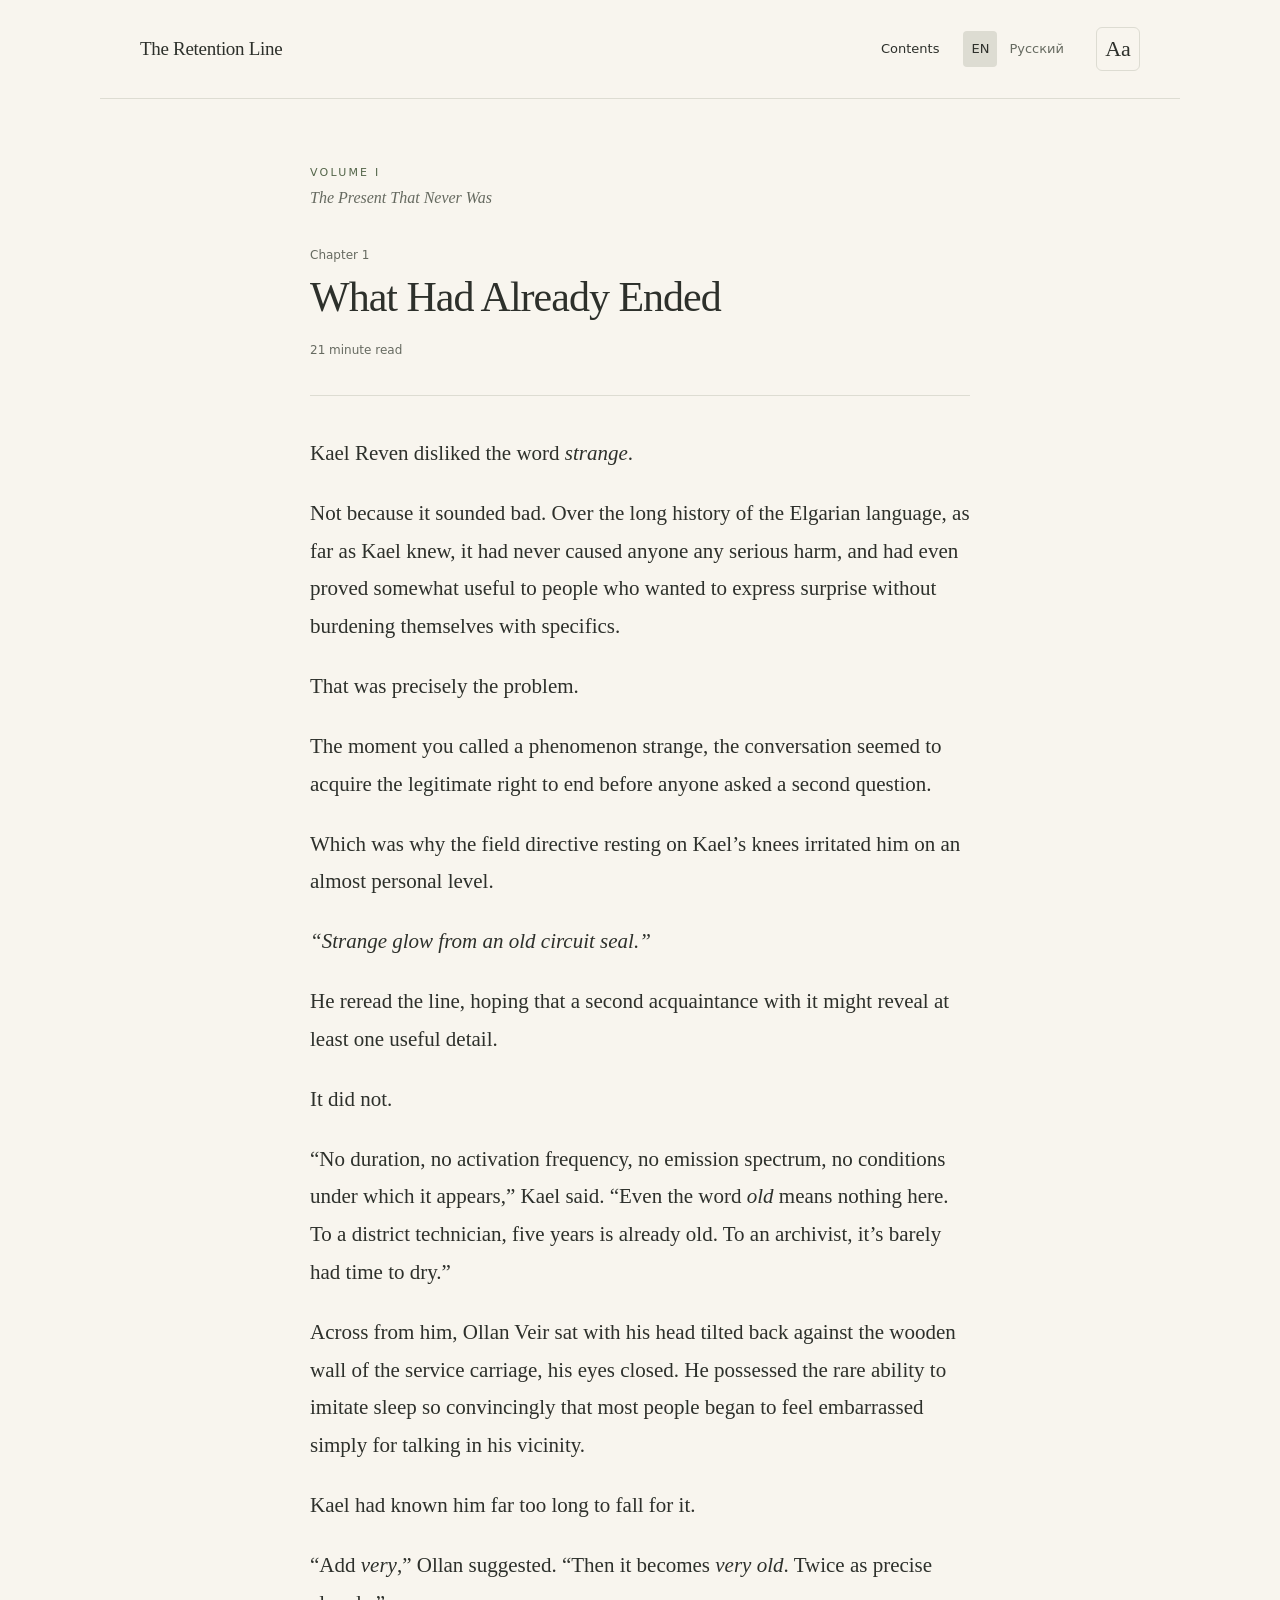
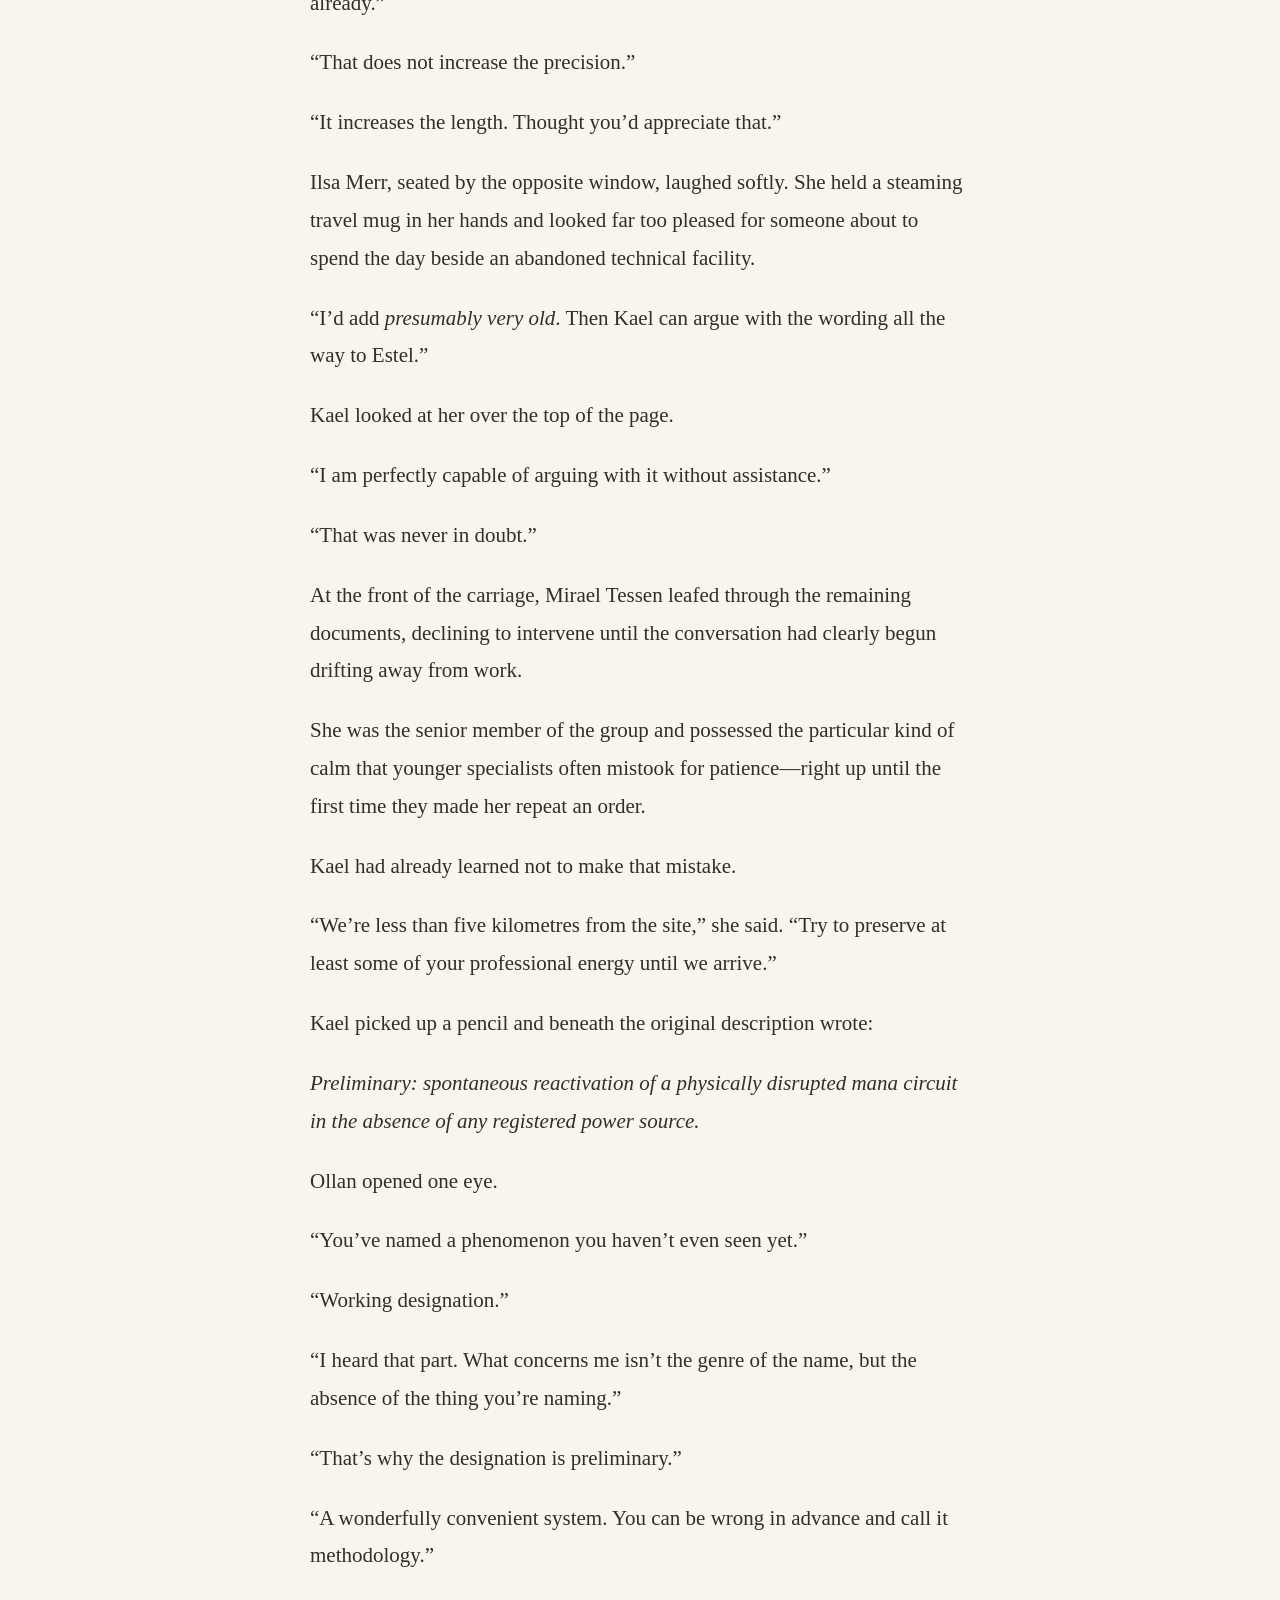
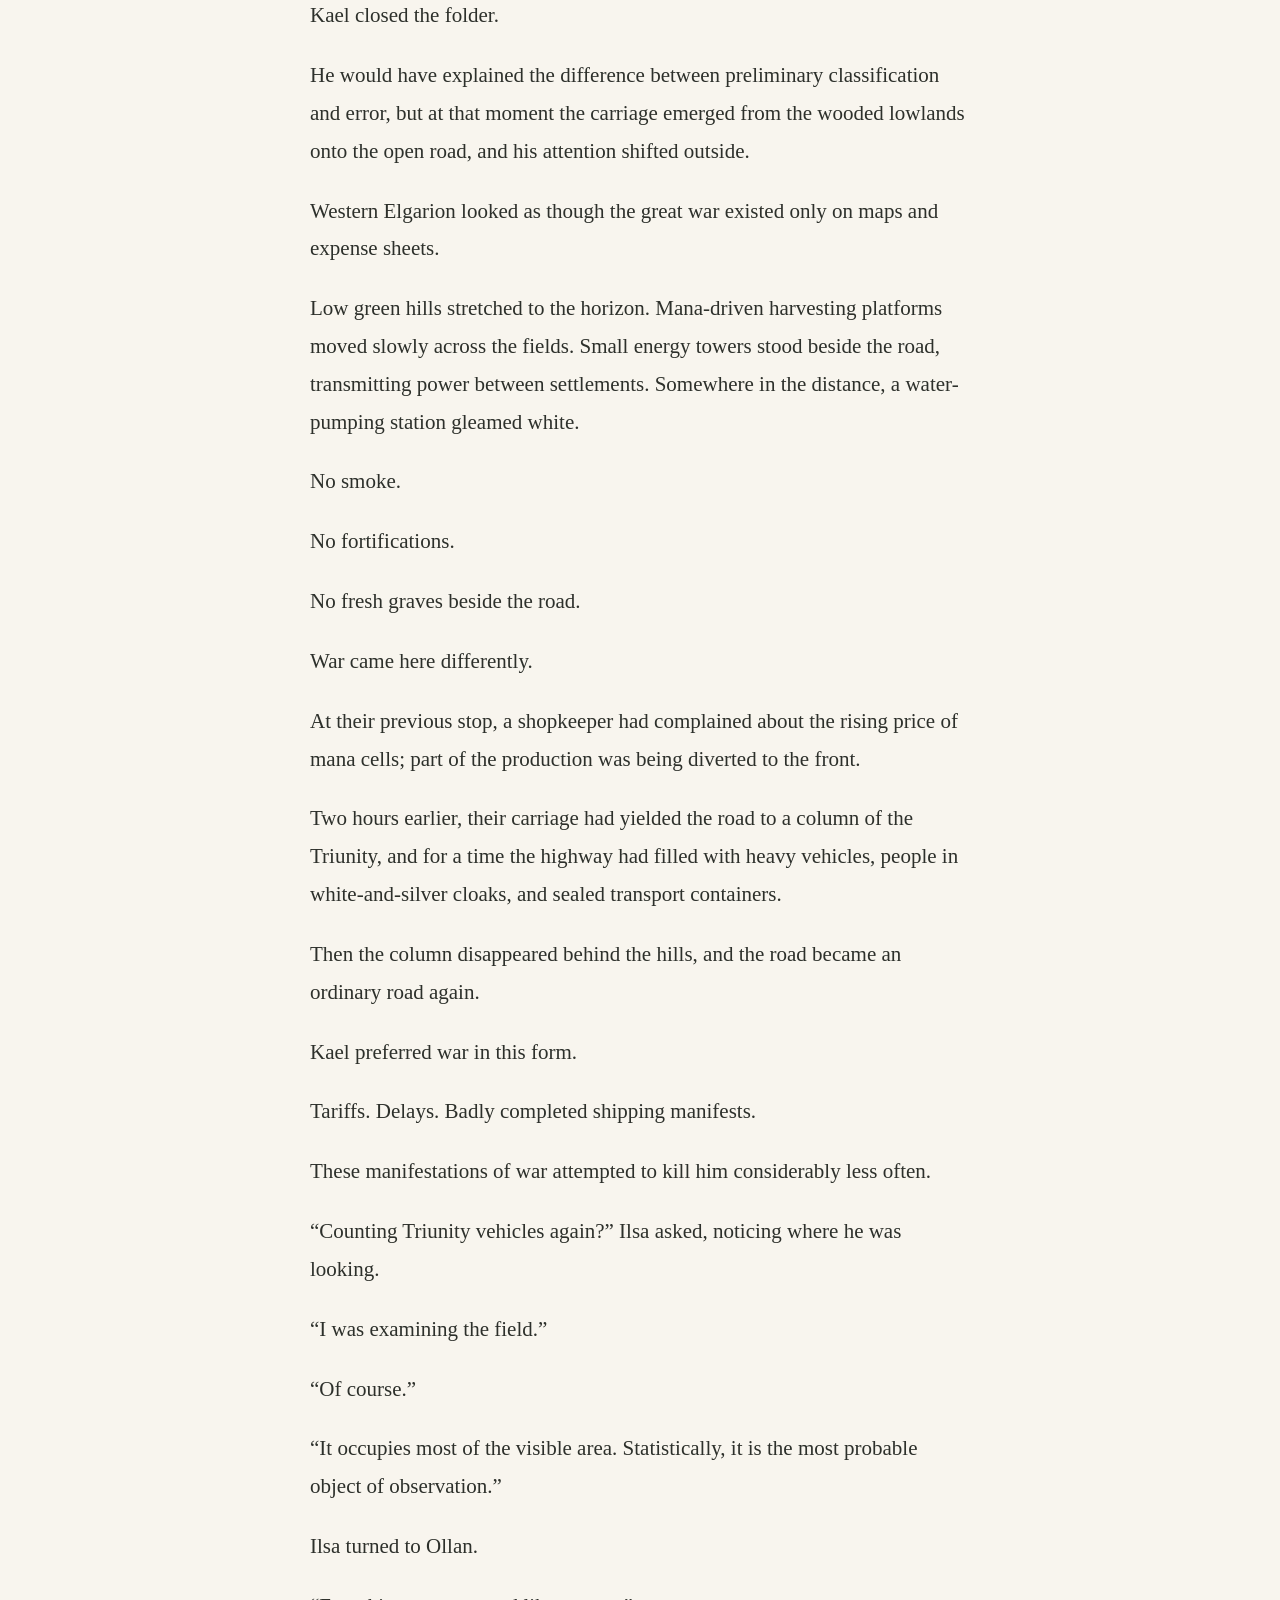
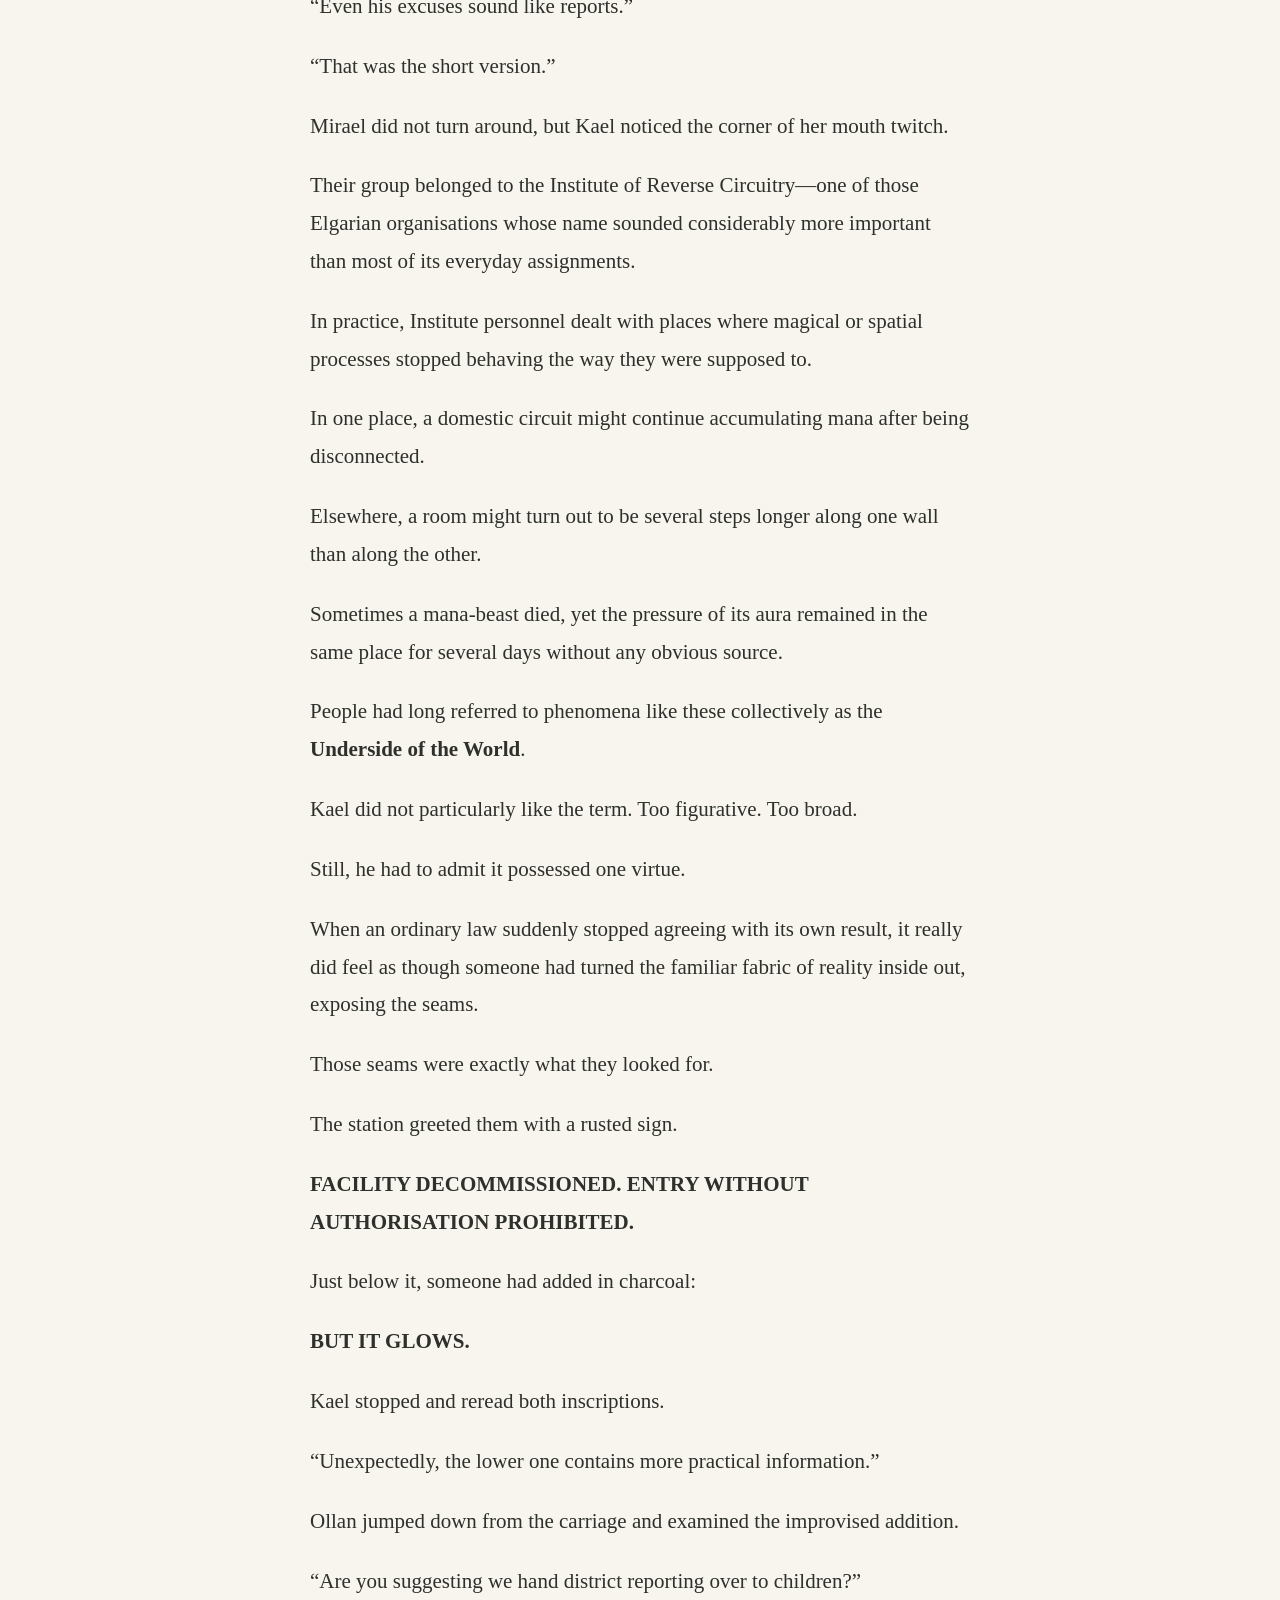
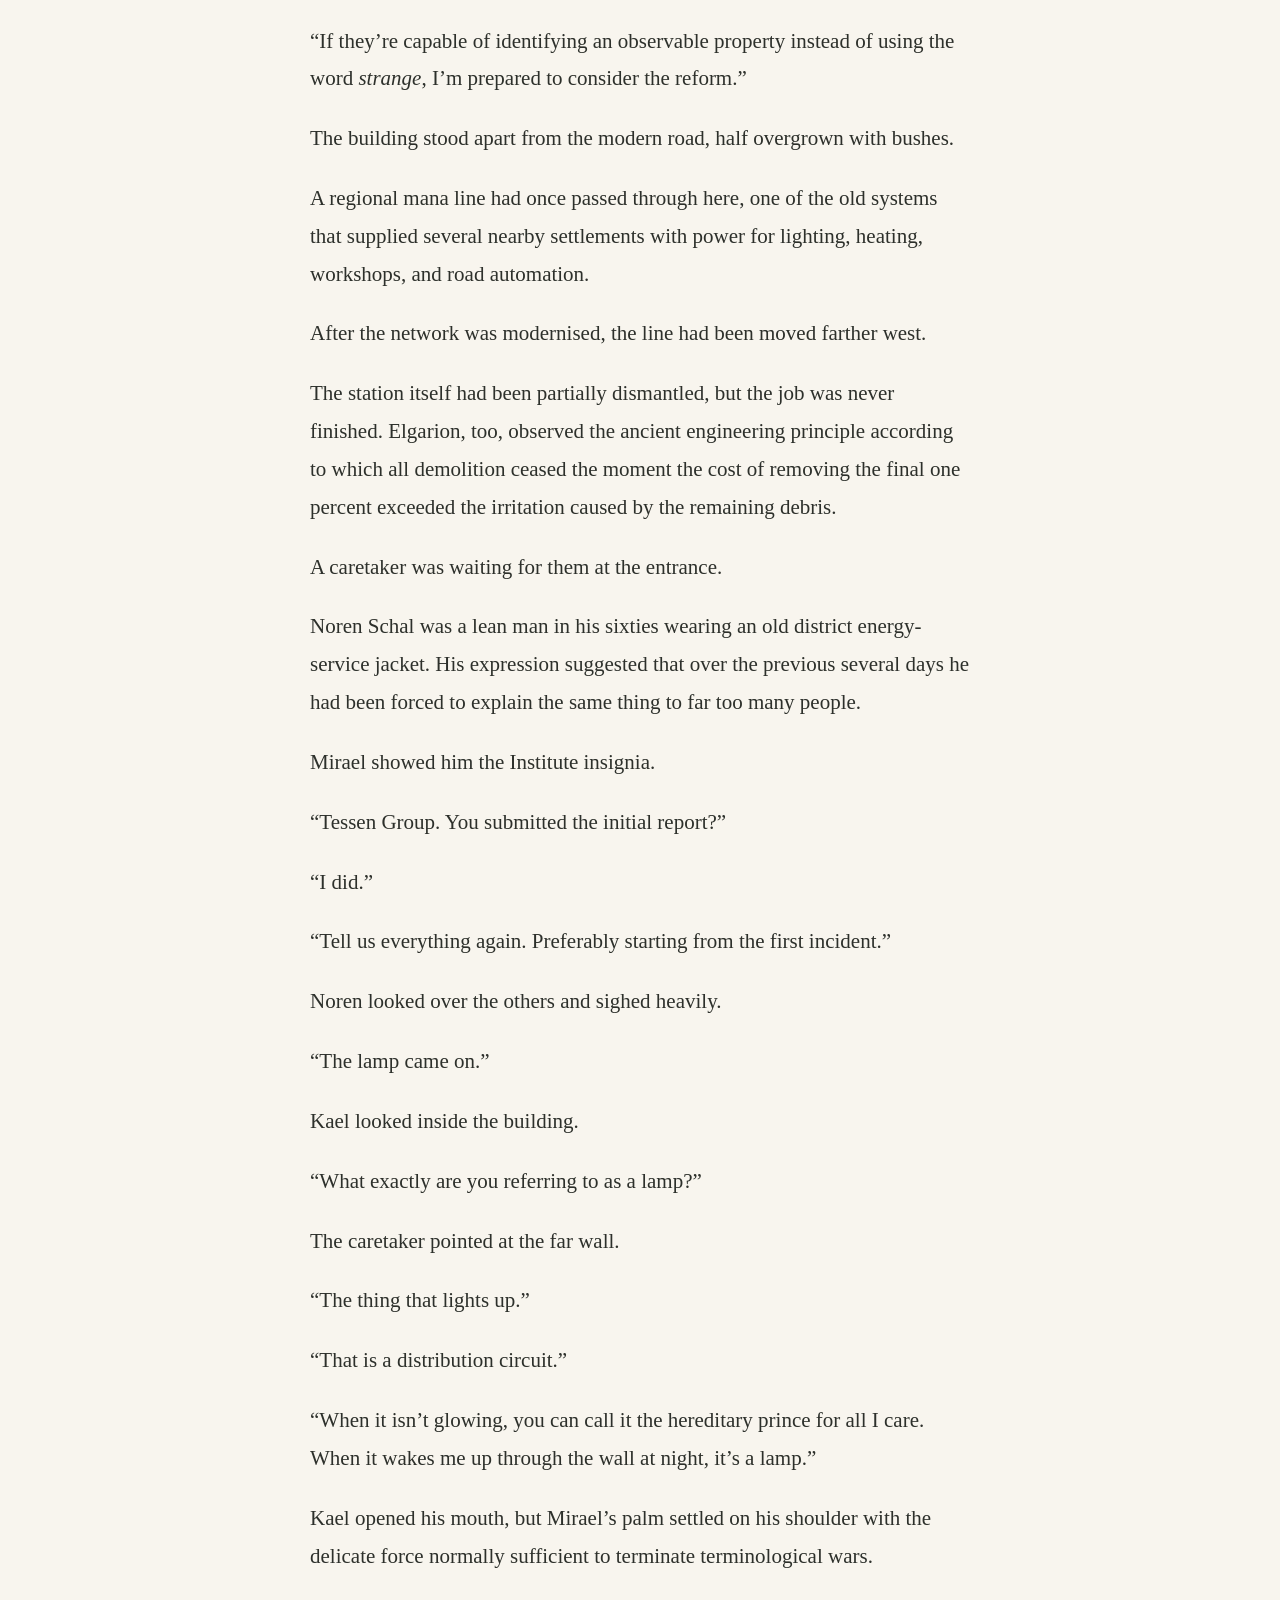
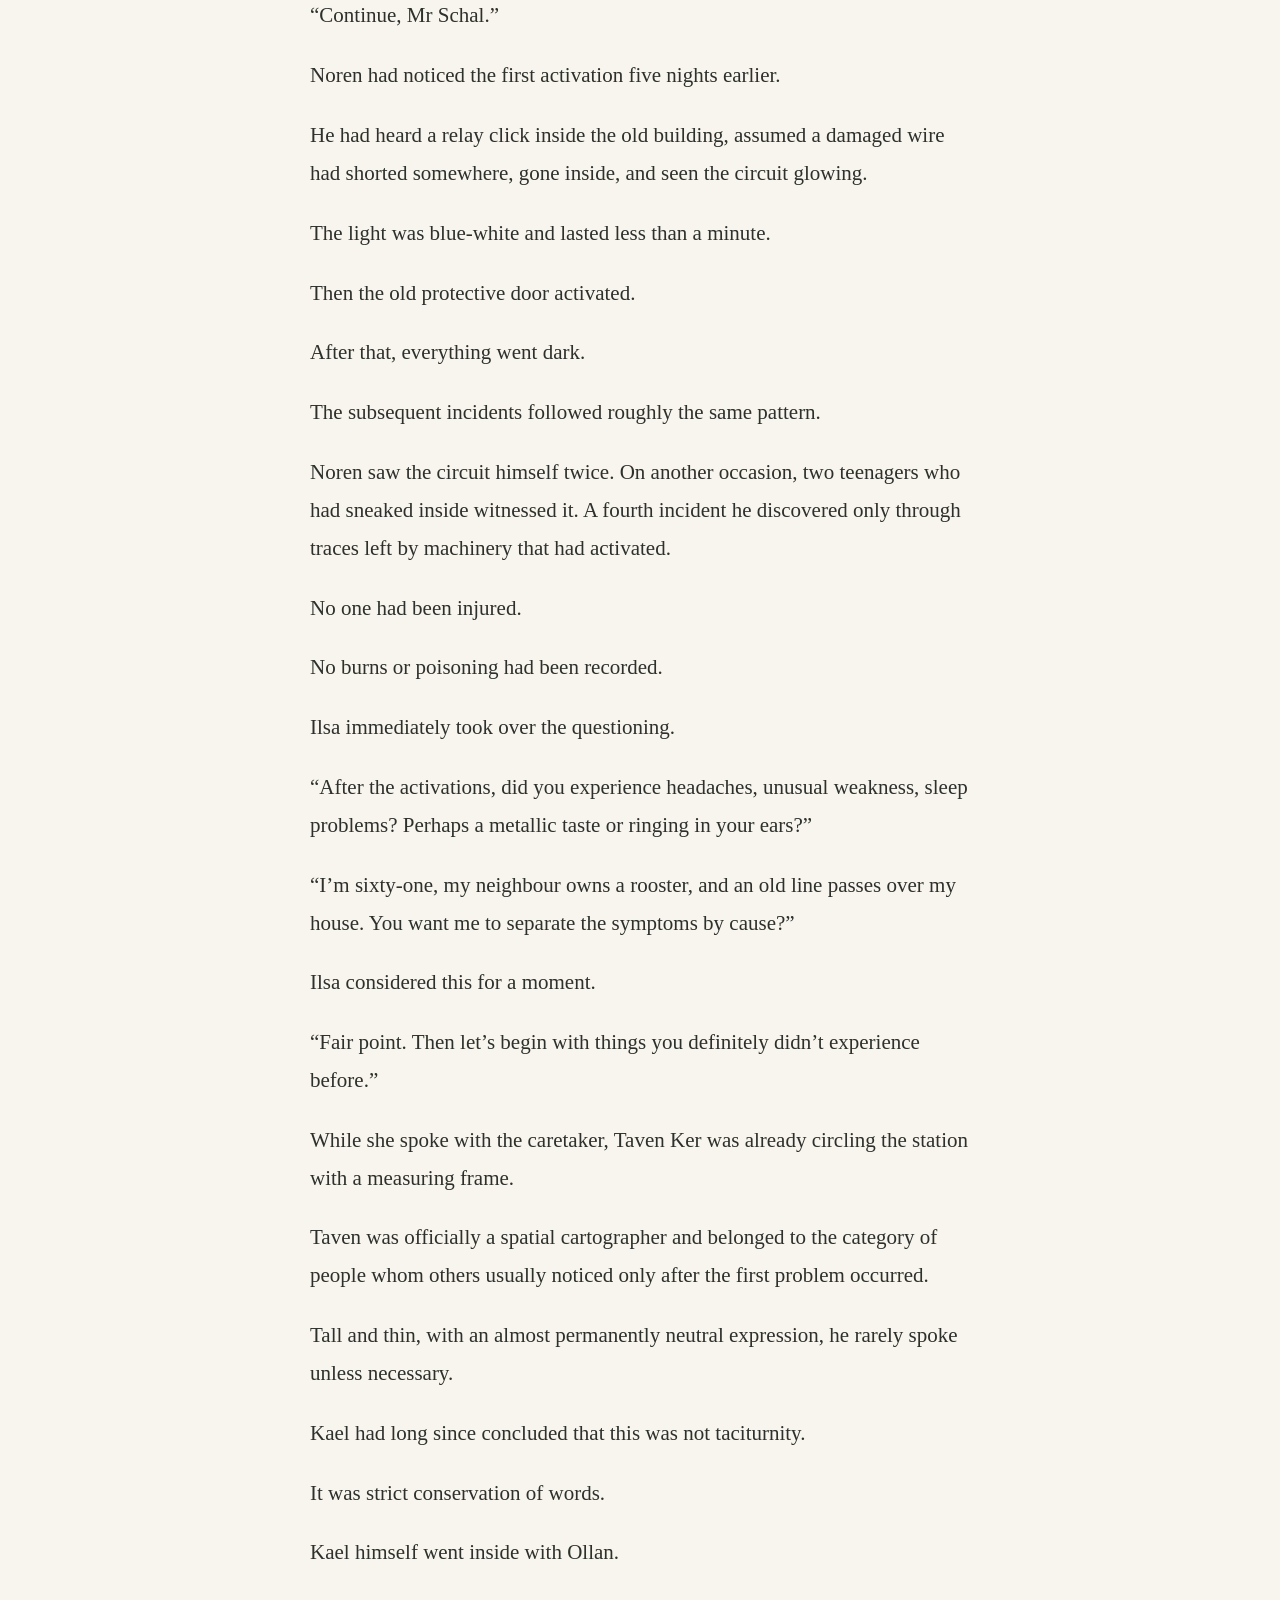
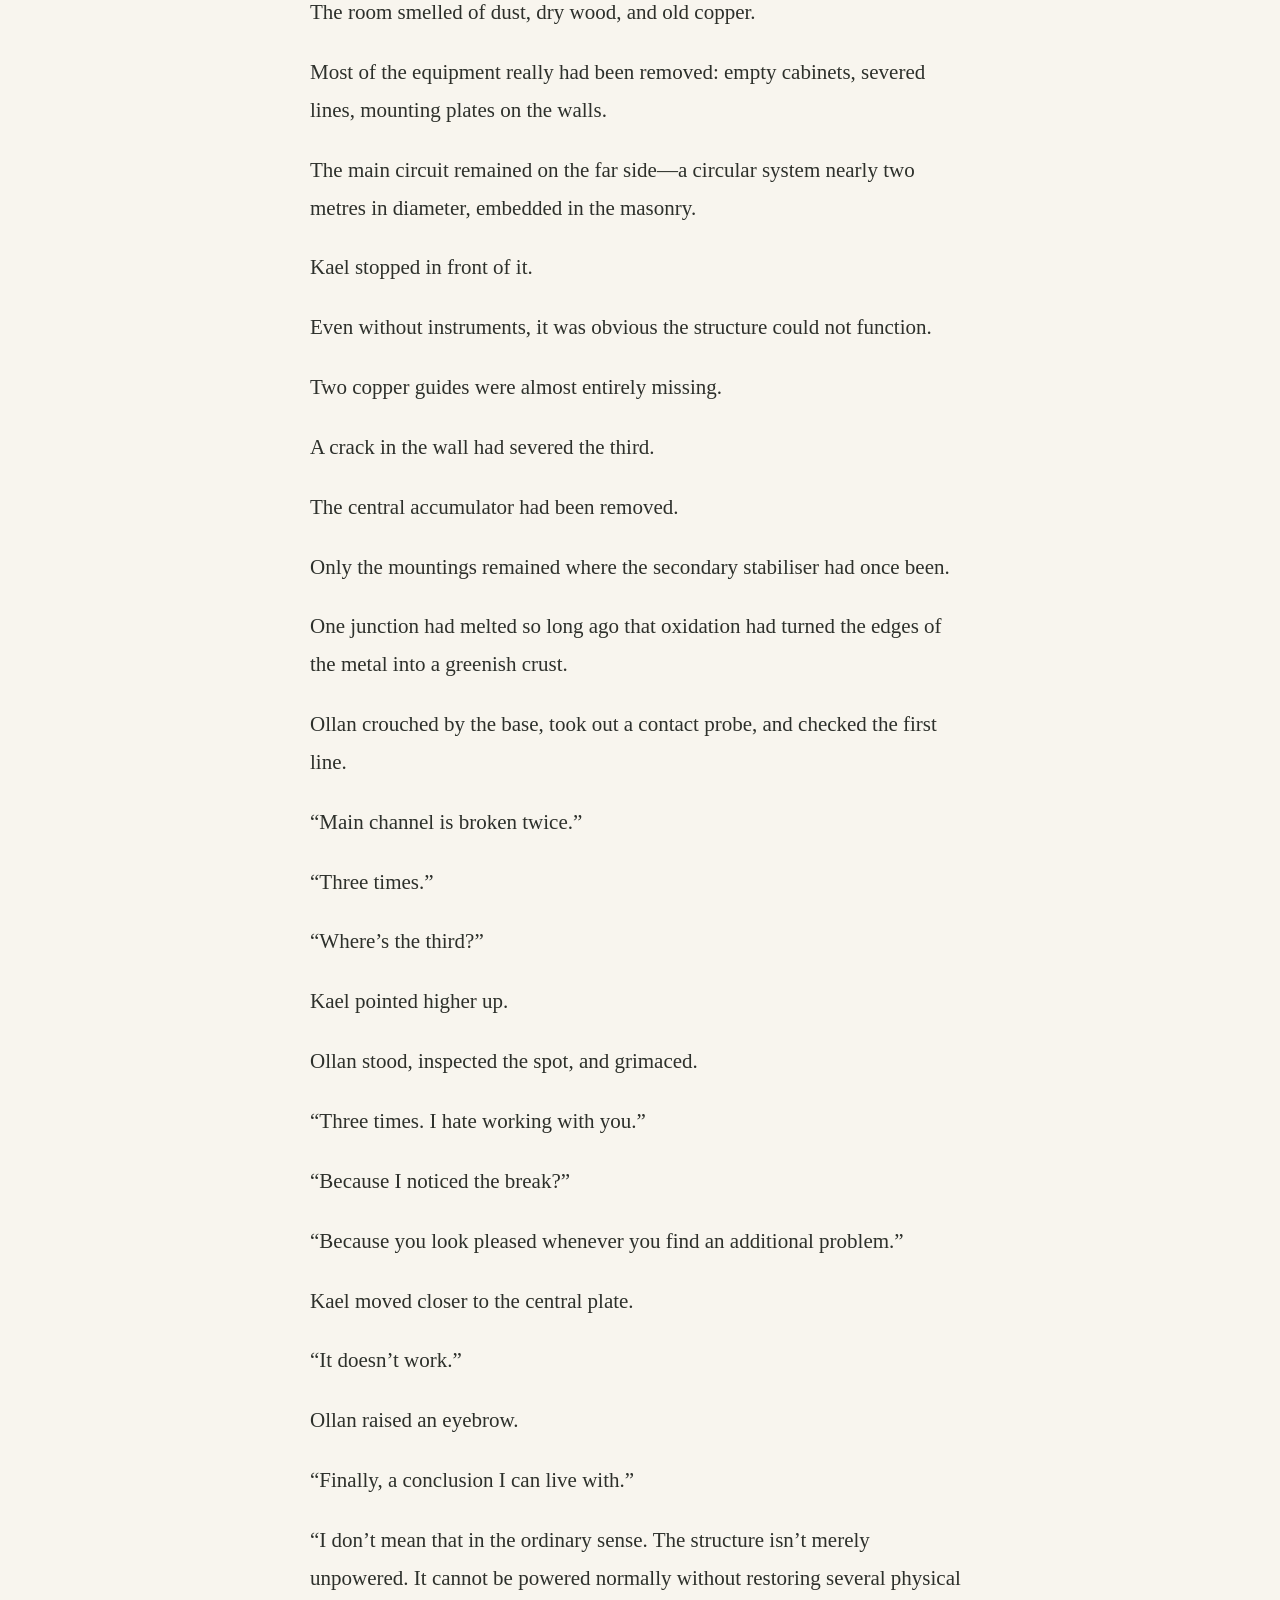
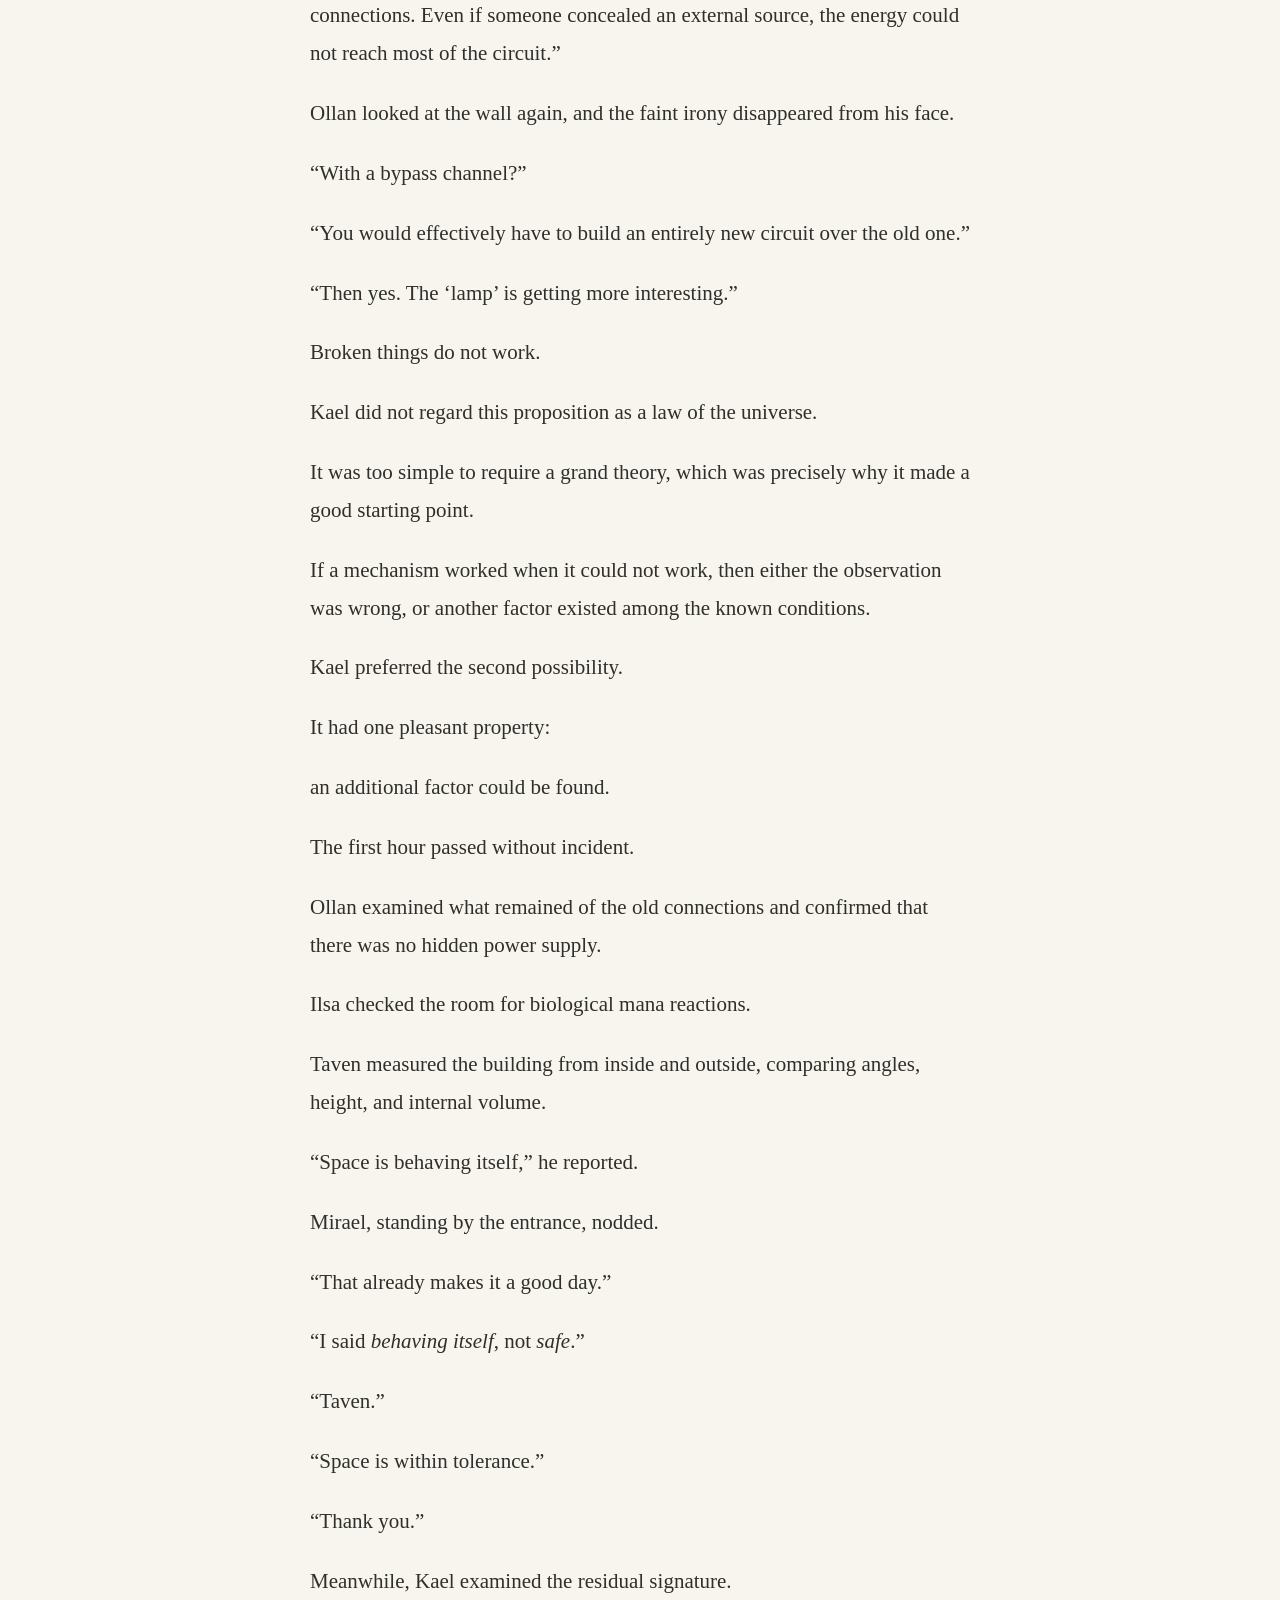
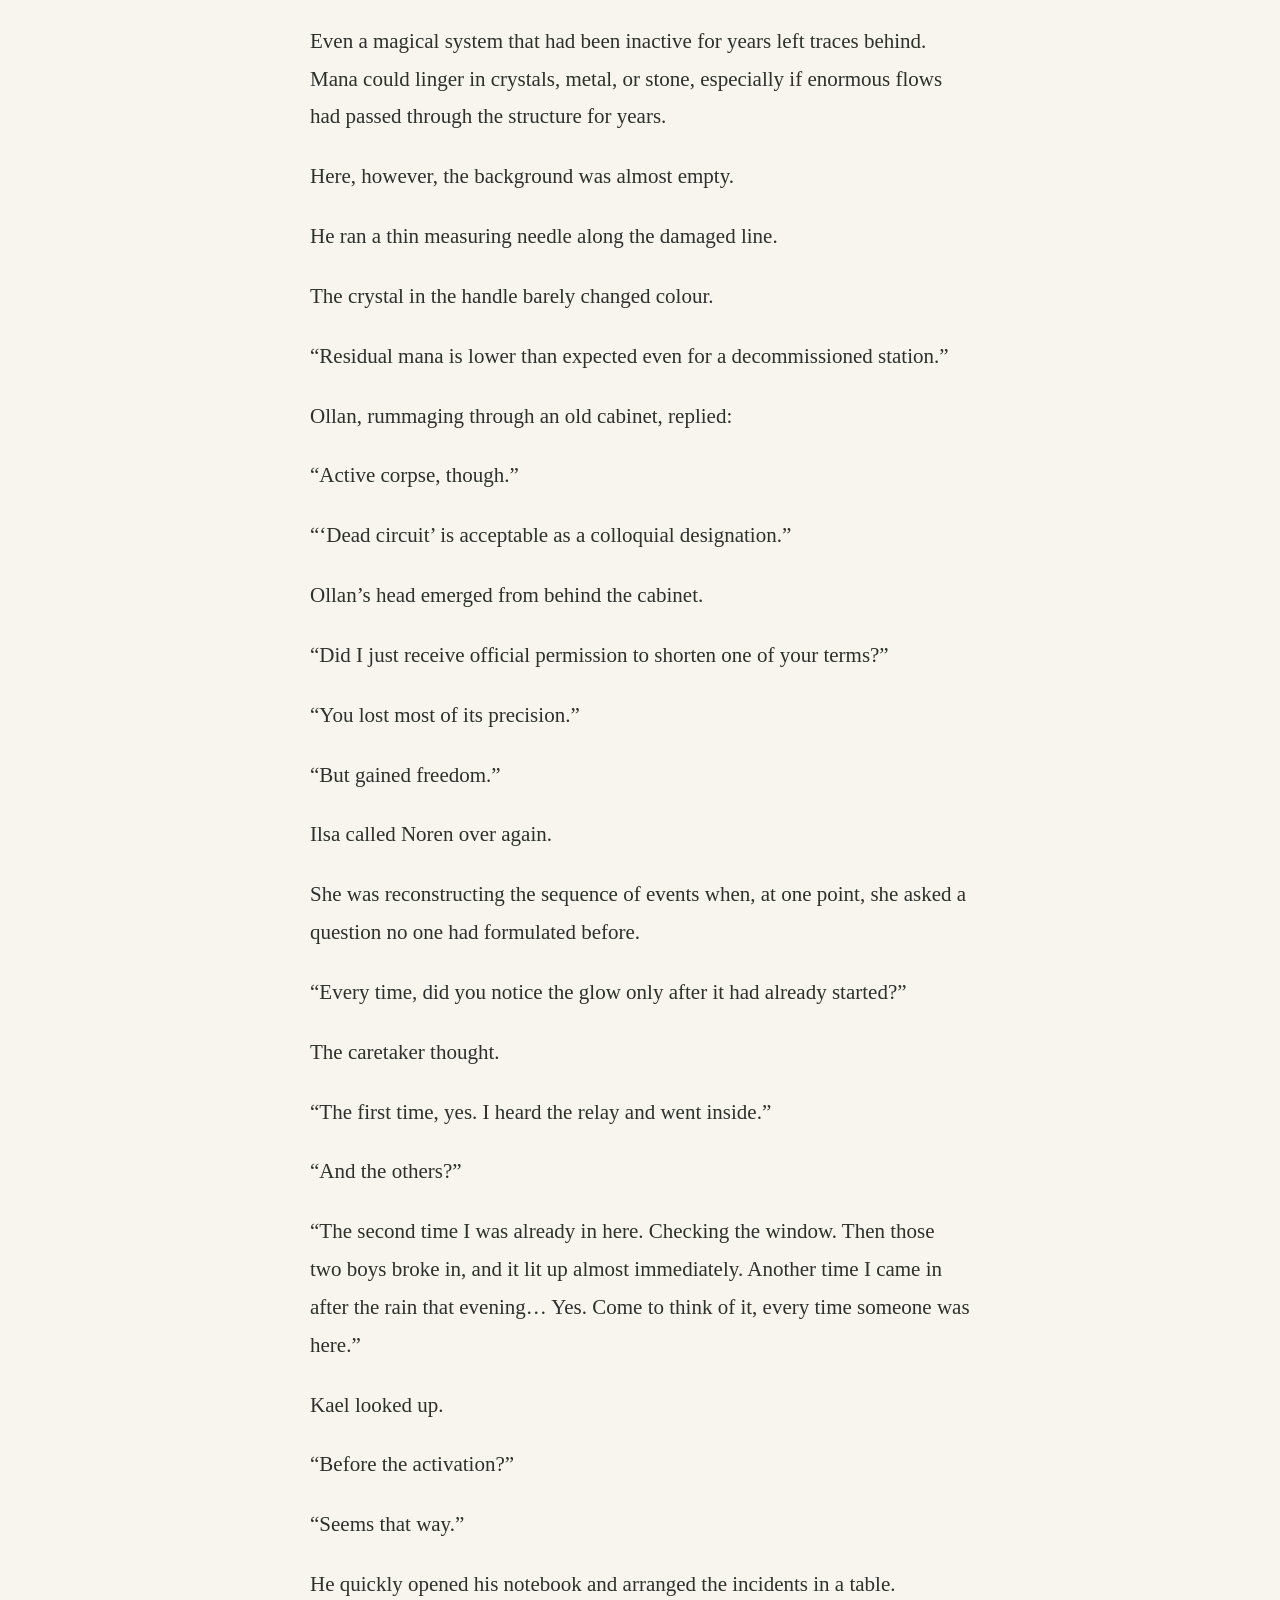
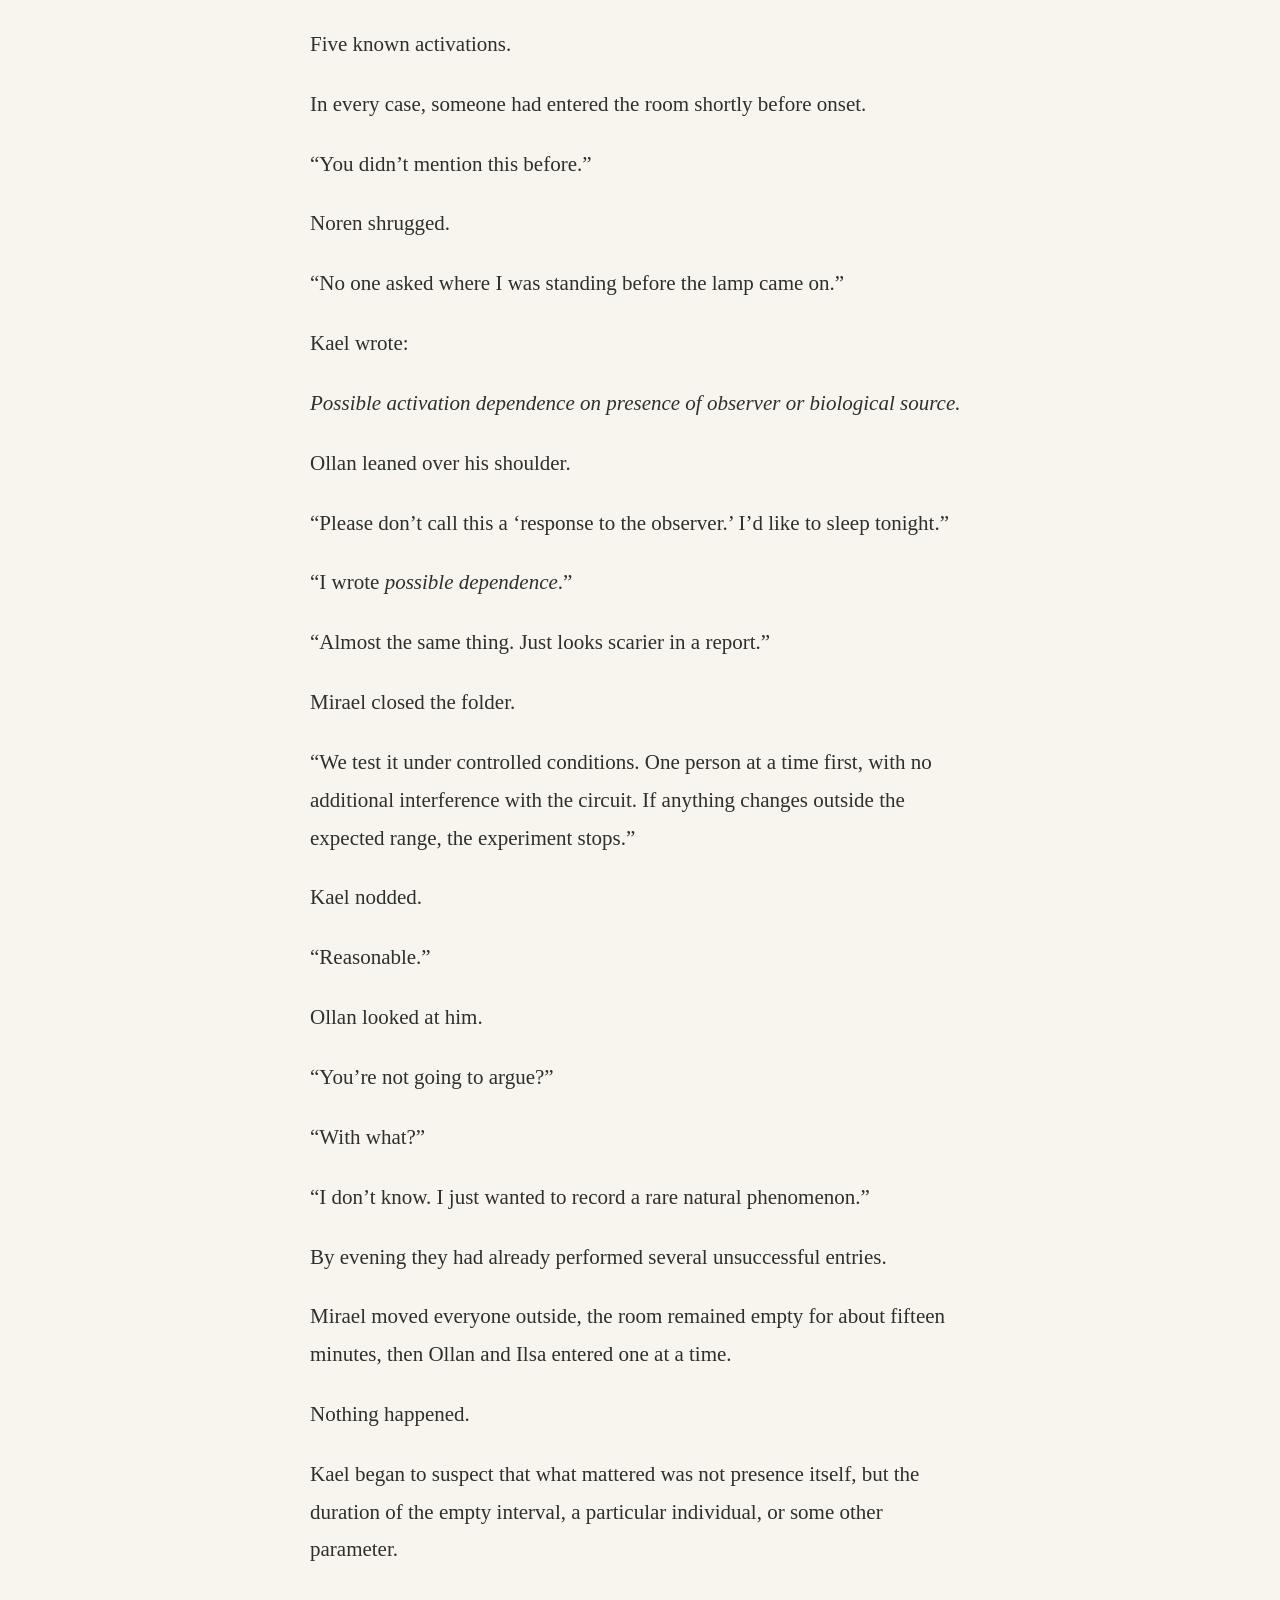
<file: docs/index.html>
<!doctype html>
<html lang="en">
<head>
<meta charset="utf-8">
<meta name="viewport" content="width=device-width, initial-scale=1">
<meta name="color-scheme" content="light dark">
<meta name="description" content="The Retention Line — Volume I: The Present That Never Was. Chapter 1: What Had Already Ended.">
<title>What Had Already Ended · The Retention Line</title>
<link rel="alternate" hreflang="en" href="index.html">
<link rel="alternate" hreflang="ru" href="index.ru.html">
<link rel="icon" type="image/svg+xml" href="assets/favicon.svg">
<script src="assets/preferences.js"></script>
<link rel="stylesheet" href="assets/style.css">
<script src="assets/reader.js" defer></script>
</head>
<body>
<a class="skip" href="#main">Skip to reading</a>
<header class="site-header">
<a class="wordmark" href="index.html">The Retention Line</a>
<nav class="tools" aria-label="Reader controls">
<a href="contents.html">Contents</a>
<span class="language-switch" role="group" aria-label="Language"><a href="index.html" lang="en" hreflang="en" aria-current="true">EN</a><a href="index.ru.html" lang="ru" hreflang="ru">Русский</a></span>
<details class="settings">
<summary aria-label="Reading settings">Aa</summary>
<div class="settings-panel">
<p class="settings-title">Reading settings</p>
<label for="theme">Page colour</label>
<select id="theme"><option value="system">System</option><option value="light">Paper</option><option value="dark">Night</option></select>
<label for="size">Text size <output id="size-label" for="size">21 px</output></label>
<input type="range" id="size" min="17" max="28" step="1" value="21">
<label for="width">Text width <output id="width-label" for="width">660 px</output></label>
<input type="range" id="width" min="660" max="1500" step="60" value="660" data-full-label="Full width">
</div>
</details>
</nav>
</header>
<main id="main" class="reading" tabindex="-1">
<header class="chapter-heading">
<p class="eyebrow">Volume I</p>
<p class="volume-title">The Present That Never Was</p>
<p class="chapter-number">Chapter 1</p>
<h1>What Had Already Ended</h1>
<p class="reading-time">21 minute read</p>
</header>
<article aria-label="Chapter 1: What Had Already Ended" class="prose">
<p>Kael Reven disliked the word <em>strange</em>.</p>
<p>Not because it sounded bad. Over the long history of the Elgarian language, as far as Kael knew, it had never caused anyone any serious harm, and had even proved somewhat useful to people who wanted to express surprise without burdening themselves with specifics.</p>
<p>That was precisely the problem.</p>
<p>The moment you called a phenomenon strange, the conversation seemed to acquire the legitimate right to end before anyone asked a second question.</p>
<p>Which was why the field directive resting on Kael’s knees irritated him on an almost personal level.</p>
<p><em>“Strange glow from an old circuit seal.”</em></p>
<p>He reread the line, hoping that a second acquaintance with it might reveal at least one useful detail.</p>
<p>It did not.</p>
<p>“No duration, no activation frequency, no emission spectrum, no conditions under which it appears,” Kael said. “Even the word <em>old</em> means nothing here. To a district technician, five years is already old. To an archivist, it’s barely had time to dry.”</p>
<p>Across from him, Ollan Veir sat with his head tilted back against the wooden wall of the service carriage, his eyes closed. He possessed the rare ability to imitate sleep so convincingly that most people began to feel embarrassed simply for talking in his vicinity.</p>
<p>Kael had known him far too long to fall for it.</p>
<p>“Add <em>very</em>,” Ollan suggested. “Then it becomes <em>very old</em>. Twice as precise already.”</p>
<p>“That does not increase the precision.”</p>
<p>“It increases the length. Thought you’d appreciate that.”</p>
<p>Ilsa Merr, seated by the opposite window, laughed softly. She held a steaming travel mug in her hands and looked far too pleased for someone about to spend the day beside an abandoned technical facility.</p>
<p>“I’d add <em>presumably very old</em>. Then Kael can argue with the wording all the way to Estel.”</p>
<p>Kael looked at her over the top of the page.</p>
<p>“I am perfectly capable of arguing with it without assistance.”</p>
<p>“That was never in doubt.”</p>
<p>At the front of the carriage, Mirael Tessen leafed through the remaining documents, declining to intervene until the conversation had clearly begun drifting away from work.</p>
<p>She was the senior member of the group and possessed the particular kind of calm that younger specialists often mistook for patience—right up until the first time they made her repeat an order.</p>
<p>Kael had already learned not to make that mistake.</p>
<p>“We’re less than five kilometres from the site,” she said. “Try to preserve at least some of your professional energy until we arrive.”</p>
<p>Kael picked up a pencil and beneath the original description wrote:</p>
<p><em>Preliminary: spontaneous reactivation of a physically disrupted mana circuit in the absence of any registered power source.</em></p>
<p>Ollan opened one eye.</p>
<p>“You’ve named a phenomenon you haven’t even seen yet.”</p>
<p>“Working designation.”</p>
<p>“I heard that part. What concerns me isn’t the genre of the name, but the absence of the thing you’re naming.”</p>
<p>“That’s why the designation is preliminary.”</p>
<p>“A wonderfully convenient system. You can be wrong in advance and call it methodology.”</p>
<p>Kael closed the folder.</p>
<p>He would have explained the difference between preliminary classification and error, but at that moment the carriage emerged from the wooded lowlands onto the open road, and his attention shifted outside.</p>
<p>Western Elgarion looked as though the great war existed only on maps and expense sheets.</p>
<p>Low green hills stretched to the horizon. Mana-driven harvesting platforms moved slowly across the fields. Small energy towers stood beside the road, transmitting power between settlements. Somewhere in the distance, a water-pumping station gleamed white.</p>
<p>No smoke.</p>
<p>No fortifications.</p>
<p>No fresh graves beside the road.</p>
<p>War came here differently.</p>
<p>At their previous stop, a shopkeeper had complained about the rising price of mana cells; part of the production was being diverted to the front.</p>
<p>Two hours earlier, their carriage had yielded the road to a column of the Triunity, and for a time the highway had filled with heavy vehicles, people in white-and-silver cloaks, and sealed transport containers.</p>
<p>Then the column disappeared behind the hills, and the road became an ordinary road again.</p>
<p>Kael preferred war in this form.</p>
<p>Tariffs. Delays. Badly completed shipping manifests.</p>
<p>These manifestations of war attempted to kill him considerably less often.</p>
<p>“Counting Triunity vehicles again?” Ilsa asked, noticing where he was looking.</p>
<p>“I was examining the field.”</p>
<p>“Of course.”</p>
<p>“It occupies most of the visible area. Statistically, it is the most probable object of observation.”</p>
<p>Ilsa turned to Ollan.</p>
<p>“Even his excuses sound like reports.”</p>
<p>“That was the short version.”</p>
<p>Mirael did not turn around, but Kael noticed the corner of her mouth twitch.</p>
<p>Their group belonged to the Institute of Reverse Circuitry—one of those Elgarian organisations whose name sounded considerably more important than most of its everyday assignments.</p>
<p>In practice, Institute personnel dealt with places where magical or spatial processes stopped behaving the way they were supposed to.</p>
<p>In one place, a domestic circuit might continue accumulating mana after being disconnected.</p>
<p>Elsewhere, a room might turn out to be several steps longer along one wall than along the other.</p>
<p>Sometimes a mana-beast died, yet the pressure of its aura remained in the same place for several days without any obvious source.</p>
<p>People had long referred to phenomena like these collectively as the <strong>Underside of the World</strong>.</p>
<p>Kael did not particularly like the term. Too figurative. Too broad.</p>
<p>Still, he had to admit it possessed one virtue.</p>
<p>When an ordinary law suddenly stopped agreeing with its own result, it really did feel as though someone had turned the familiar fabric of reality inside out, exposing the seams.</p>
<p>Those seams were exactly what they looked for.</p>
<p>The station greeted them with a rusted sign.</p>
<p><strong>FACILITY DECOMMISSIONED. ENTRY WITHOUT AUTHORISATION PROHIBITED.</strong></p>
<p>Just below it, someone had added in charcoal:</p>
<p><strong>BUT IT GLOWS.</strong></p>
<p>Kael stopped and reread both inscriptions.</p>
<p>“Unexpectedly, the lower one contains more practical information.”</p>
<p>Ollan jumped down from the carriage and examined the improvised addition.</p>
<p>“Are you suggesting we hand district reporting over to children?”</p>
<p>“If they’re capable of identifying an observable property instead of using the word <em>strange</em>, I’m prepared to consider the reform.”</p>
<p>The building stood apart from the modern road, half overgrown with bushes.</p>
<p>A regional mana line had once passed through here, one of the old systems that supplied several nearby settlements with power for lighting, heating, workshops, and road automation.</p>
<p>After the network was modernised, the line had been moved farther west.</p>
<p>The station itself had been partially dismantled, but the job was never finished. Elgarion, too, observed the ancient engineering principle according to which all demolition ceased the moment the cost of removing the final one percent exceeded the irritation caused by the remaining debris.</p>
<p>A caretaker was waiting for them at the entrance.</p>
<p>Noren Schal was a lean man in his sixties wearing an old district energy-service jacket. His expression suggested that over the previous several days he had been forced to explain the same thing to far too many people.</p>
<p>Mirael showed him the Institute insignia.</p>
<p>“Tessen Group. You submitted the initial report?”</p>
<p>“I did.”</p>
<p>“Tell us everything again. Preferably starting from the first incident.”</p>
<p>Noren looked over the others and sighed heavily.</p>
<p>“The lamp came on.”</p>
<p>Kael looked inside the building.</p>
<p>“What exactly are you referring to as a lamp?”</p>
<p>The caretaker pointed at the far wall.</p>
<p>“The thing that lights up.”</p>
<p>“That is a distribution circuit.”</p>
<p>“When it isn’t glowing, you can call it the hereditary prince for all I care. When it wakes me up through the wall at night, it’s a lamp.”</p>
<p>Kael opened his mouth, but Mirael’s palm settled on his shoulder with the delicate force normally sufficient to terminate terminological wars.</p>
<p>“Continue, Mr Schal.”</p>
<p>Noren had noticed the first activation five nights earlier.</p>
<p>He had heard a relay click inside the old building, assumed a damaged wire had shorted somewhere, gone inside, and seen the circuit glowing.</p>
<p>The light was blue-white and lasted less than a minute.</p>
<p>Then the old protective door activated.</p>
<p>After that, everything went dark.</p>
<p>The subsequent incidents followed roughly the same pattern.</p>
<p>Noren saw the circuit himself twice. On another occasion, two teenagers who had sneaked inside witnessed it. A fourth incident he discovered only through traces left by machinery that had activated.</p>
<p>No one had been injured.</p>
<p>No burns or poisoning had been recorded.</p>
<p>Ilsa immediately took over the questioning.</p>
<p>“After the activations, did you experience headaches, unusual weakness, sleep problems? Perhaps a metallic taste or ringing in your ears?”</p>
<p>“I’m sixty-one, my neighbour owns a rooster, and an old line passes over my house. You want me to separate the symptoms by cause?”</p>
<p>Ilsa considered this for a moment.</p>
<p>“Fair point. Then let’s begin with things you definitely didn’t experience before.”</p>
<p>While she spoke with the caretaker, Taven Ker was already circling the station with a measuring frame.</p>
<p>Taven was officially a spatial cartographer and belonged to the category of people whom others usually noticed only after the first problem occurred.</p>
<p>Tall and thin, with an almost permanently neutral expression, he rarely spoke unless necessary.</p>
<p>Kael had long since concluded that this was not taciturnity.</p>
<p>It was strict conservation of words.</p>
<p>Kael himself went inside with Ollan.</p>
<p>The room smelled of dust, dry wood, and old copper.</p>
<p>Most of the equipment really had been removed: empty cabinets, severed lines, mounting plates on the walls.</p>
<p>The main circuit remained on the far side—a circular system nearly two metres in diameter, embedded in the masonry.</p>
<p>Kael stopped in front of it.</p>
<p>Even without instruments, it was obvious the structure could not function.</p>
<p>Two copper guides were almost entirely missing.</p>
<p>A crack in the wall had severed the third.</p>
<p>The central accumulator had been removed.</p>
<p>Only the mountings remained where the secondary stabiliser had once been.</p>
<p>One junction had melted so long ago that oxidation had turned the edges of the metal into a greenish crust.</p>
<p>Ollan crouched by the base, took out a contact probe, and checked the first line.</p>
<p>“Main channel is broken twice.”</p>
<p>“Three times.”</p>
<p>“Where’s the third?”</p>
<p>Kael pointed higher up.</p>
<p>Ollan stood, inspected the spot, and grimaced.</p>
<p>“Three times. I hate working with you.”</p>
<p>“Because I noticed the break?”</p>
<p>“Because you look pleased whenever you find an additional problem.”</p>
<p>Kael moved closer to the central plate.</p>
<p>“It doesn’t work.”</p>
<p>Ollan raised an eyebrow.</p>
<p>“Finally, a conclusion I can live with.”</p>
<p>“I don’t mean that in the ordinary sense. The structure isn’t merely unpowered. It cannot be powered normally without restoring several physical connections. Even if someone concealed an external source, the energy could not reach most of the circuit.”</p>
<p>Ollan looked at the wall again, and the faint irony disappeared from his face.</p>
<p>“With a bypass channel?”</p>
<p>“You would effectively have to build an entirely new circuit over the old one.”</p>
<p>“Then yes. The ‘lamp’ is getting more interesting.”</p>
<p>Broken things do not work.</p>
<p>Kael did not regard this proposition as a law of the universe.</p>
<p>It was too simple to require a grand theory, which was precisely why it made a good starting point.</p>
<p>If a mechanism worked when it could not work, then either the observation was wrong, or another factor existed among the known conditions.</p>
<p>Kael preferred the second possibility.</p>
<p>It had one pleasant property:</p>
<p>an additional factor could be found.</p>
<p>The first hour passed without incident.</p>
<p>Ollan examined what remained of the old connections and confirmed that there was no hidden power supply.</p>
<p>Ilsa checked the room for biological mana reactions.</p>
<p>Taven measured the building from inside and outside, comparing angles, height, and internal volume.</p>
<p>“Space is behaving itself,” he reported.</p>
<p>Mirael, standing by the entrance, nodded.</p>
<p>“That already makes it a good day.”</p>
<p>“I said <em>behaving itself</em>, not <em>safe</em>.”</p>
<p>“Taven.”</p>
<p>“Space is within tolerance.”</p>
<p>“Thank you.”</p>
<p>Meanwhile, Kael examined the residual signature.</p>
<p>Even a magical system that had been inactive for years left traces behind. Mana could linger in crystals, metal, or stone, especially if enormous flows had passed through the structure for years.</p>
<p>Here, however, the background was almost empty.</p>
<p>He ran a thin measuring needle along the damaged line.</p>
<p>The crystal in the handle barely changed colour.</p>
<p>“Residual mana is lower than expected even for a decommissioned station.”</p>
<p>Ollan, rummaging through an old cabinet, replied:</p>
<p>“Active corpse, though.”</p>
<p>“‘Dead circuit’ is acceptable as a colloquial designation.”</p>
<p>Ollan’s head emerged from behind the cabinet.</p>
<p>“Did I just receive official permission to shorten one of your terms?”</p>
<p>“You lost most of its precision.”</p>
<p>“But gained freedom.”</p>
<p>Ilsa called Noren over again.</p>
<p>She was reconstructing the sequence of events when, at one point, she asked a question no one had formulated before.</p>
<p>“Every time, did you notice the glow only after it had already started?”</p>
<p>The caretaker thought.</p>
<p>“The first time, yes. I heard the relay and went inside.”</p>
<p>“And the others?”</p>
<p>“The second time I was already in here. Checking the window. Then those two boys broke in, and it lit up almost immediately. Another time I came in after the rain that evening… Yes. Come to think of it, every time someone was here.”</p>
<p>Kael looked up.</p>
<p>“Before the activation?”</p>
<p>“Seems that way.”</p>
<p>He quickly opened his notebook and arranged the incidents in a table.</p>
<p>Five known activations.</p>
<p>In every case, someone had entered the room shortly before onset.</p>
<p>“You didn’t mention this before.”</p>
<p>Noren shrugged.</p>
<p>“No one asked where I was standing before the lamp came on.”</p>
<p>Kael wrote:</p>
<p><em>Possible activation dependence on presence of observer or biological source.</em></p>
<p>Ollan leaned over his shoulder.</p>
<p>“Please don’t call this a ‘response to the observer.’ I’d like to sleep tonight.”</p>
<p>“I wrote <em>possible dependence</em>.”</p>
<p>“Almost the same thing. Just looks scarier in a report.”</p>
<p>Mirael closed the folder.</p>
<p>“We test it under controlled conditions. One person at a time first, with no additional interference with the circuit. If anything changes outside the expected range, the experiment stops.”</p>
<p>Kael nodded.</p>
<p>“Reasonable.”</p>
<p>Ollan looked at him.</p>
<p>“You’re not going to argue?”</p>
<p>“With what?”</p>
<p>“I don’t know. I just wanted to record a rare natural phenomenon.”</p>
<p>By evening they had already performed several unsuccessful entries.</p>
<p>Mirael moved everyone outside, the room remained empty for about fifteen minutes, then Ollan and Ilsa entered one at a time.</p>
<p>Nothing happened.</p>
<p>Kael began to suspect that what mattered was not presence itself, but the duration of the empty interval, a particular individual, or some other parameter.</p>
<p>Then Noren offered to go in himself.</p>
<p>A few seconds later, something clicked inside the old wall.</p>
<p>Every conversation stopped.</p>
<p>The click came again, deeper this time, as if a relay had turned inside a cabinet that had been without power for years.</p>
<p>A thin blue-white light moved across the central plate.</p>
<p>It reached the first junction.</p>
<p>Then the second.</p>
<p>Then it continued onward.</p>
<p>Where the copper track no longer existed, the light did not stop.</p>
<p>At first Kael thought the line had simply jumped across the damaged section.</p>
<p>But it had not jumped anything.</p>
<p>The glow continued across bare stone, precisely following the former position of the dismantled copper.</p>
<p>Within seconds, the entire old circuit had appeared across the wall.</p>
<p>Complete.</p>
<p>Even the missing stabilising section manifested as a thin arc of light where only mounting holes remained.</p>
<p>“Measurements,” Mirael said sharply.</p>
<p>Ollan was already attaching a probe to one of the junctions.</p>
<p>“No incoming power.”</p>
<p>“Check the second range.”</p>
<p>“Checking.”</p>
<p>Ilsa raised a manometric detector.</p>
<p>“Background is almost unchanged. If the structure is receiving mana, the instruments aren’t detecting it.”</p>
<p>Taven stood by the wall with his spatial frame.</p>
<p>“Geometry stable.”</p>
<p>At that moment, the old inner door shuddered.</p>
<p>The mechanism, disconnected together with the rest of the station, drew its bolt back with a metallic scrape.</p>
<p>The door slammed shut.</p>
<p>Noren swore.</p>
<p>Kael did not take his eyes off the circuit.</p>
<p>The most disturbing thing was its lack of spectacle.</p>
<p>There was no flash, explosion, or visible deformation.</p>
<p>The circuit simply worked—calmly, routinely—as though twelve years of destruction and abandonment were someone’s clerical error.</p>
<p>Ollan changed instruments and again obtained a zero reading.</p>
<p>“Kael, it isn’t drawing energy.”</p>
<p>“The source may lie outside the range of mana detectors.”</p>
<p>“That’s three ranges already. And if this is direct conversion of archē, we should at least see a secondary trace.”</p>
<p>Kael took the instrument himself.</p>
<p>Zero.</p>
<p>And yet the mechanism was performing work.</p>
<p>The light remained active.</p>
<p>The relay had engaged.</p>
<p>The door had closed.</p>
<p>Every action required expenditure, yet none of the known expenditures were occurring.</p>
<p>Kael felt the familiar irritation that arose whenever a result existed without showing proper respect for the calculation.</p>
<p>“Self-sustaining functional reconstruction with an unidentified source of support under partial restoration of the original structural configuration…”</p>
<p>“You’re nervous,” Ilsa said.</p>
<p>Kael stopped.</p>
<p>“I’m refining the classification.”</p>
<p>“Your classifications get longer when you don’t understand what’s happening.”</p>
<p>“They get longer when the number of unknowns increases.”</p>
<p>Without looking away from his frame, Taven remarked:</p>
<p>“At the moment, those two statements are nearly equivalent.”</p>
<p>Kael was about to answer when the circuit went dark.</p>
<p>The light vanished from the entire wall at once.</p>
<p>The protective door released its bolt.</p>
<p>The room once again contained nothing but broken copper and dim evening light from the windows.</p>
<p>For several seconds, no one moved.</p>
<p>Noren was the first to break the silence.</p>
<p>“So what do you call it now?”</p>
<p>Ollan slowly put away his probe.</p>
<p>“I’m still voting for <em>lamp</em>.”</p>
<p>This time, Kael did not argue.</p>
<p>They managed to reproduce the activation twice more.</p>
<p>The group now knew that after a sufficiently long empty period, a person entering the room substantially increased the probability of activation.</p>
<p>But another detail proved more important.</p>
<p>An old plan of the station was found in the district archive, and Kael almost immediately noticed a discrepancy.</p>
<p>The luminous pattern did not reproduce the final operational configuration from before the station was shut down.</p>
<p>One side track sat lower than it did in the later documents.</p>
<p>Taven checked the dates.</p>
<p>“The plan is seventeen years old.”</p>
<p>“The circuit was modernised three years after this,” Kael said.</p>
<p>Ollan looked at the wall.</p>
<p>“So this thing chooses an older version?”</p>
<p>“Not necessarily <em>chooses</em>. We currently have no basis for attributing intention to the process.”</p>
<p>“Fine. This non-intentional thing, for some reason, prefers an older version.”</p>
<p>Kael ran a finger thoughtfully along the diagram.</p>
<p>If what they were seeing was an ordinary residual response, it would be more logical to expect the latest configuration, or at least the one that had been used most frequently.</p>
<p>Instead, the state manifesting here was one that had existed several years before the station’s final shutdown.</p>
<p>He stood.</p>
<p>“We need to determine what returns: only the visual structure, or the state of the component itself.”</p>
<p>Mirael immediately understood what he meant.</p>
<p>“Minimal damage. On an intact section. No interference with the central part.”</p>
<p>Ollan was already taking out a cutter.</p>
<p>“Sometimes you kill all the joy of science before it even begins.”</p>
<p>“Sometimes I send you home with the same number of limbs you arrived with.”</p>
<p>“That’s useful too.”</p>
<p>They selected a short section of copper line that was still in good condition.</p>
<p>Ollan carved a deep scratch into its surface.</p>
<p>Taven measured its position and length.</p>
<p>Ilsa wrote down the data as well.</p>
<p>Kael noticed.</p>
<p>“Medical component?”</p>
<p>“No. I want documentary evidence that you voluntarily damage state property.”</p>
<p>“The facility has been decommissioned.”</p>
<p>“Then you’re voluntarily damaging historical rubbish.”</p>
<p>“Controlled intervention in the system under investigation.”</p>
<p>Mirael smiled.</p>
<p>“Look, Ollan. I’m starting to understand their language.”</p>
<p>After another waiting period, Kael entered the room first.</p>
<p>At eight seconds, the relay clicked.</p>
<p>The circuit lit up.</p>
<p>Kael watched only the damaged section.</p>
<p>The scratch was gone.</p>
<p>For a moment, he did not fully comprehend what he was seeing.</p>
<p>The copper line shone smooth and unbroken, with no trace of the damage they had inflicted that day.</p>
<p>“Ollan.”</p>
<p>He came inside almost immediately.</p>
<p>“What?”</p>
<p>Kael pointed.</p>
<p>Ollan stopped.</p>
<p>“I made it right here.”</p>
<p>“I know.”</p>
<p>“Then where did it go?”</p>
<p>“That’s exactly what I’m trying to understand.”</p>
<p>Ollan instinctively reached toward the copper, but Mirael and Kael stopped him simultaneously.</p>
<p>“Don’t touch it.”</p>
<p>Everyone waited.</p>
<p>The circuit went dark.</p>
<p>The scratch returned.</p>
<p>It did not gradually appear.</p>
<p>It did not emerge from beneath the fading light.</p>
<p>In one moment, the surface was smooth.</p>
<p>In the next, the damage was back exactly where it had been.</p>
<p>Kael felt several convenient hypotheses collapse almost simultaneously.</p>
<p>It was not a simple light projection: the circuit performed work.</p>
<p>It was not repair: the damage returned when the effect ended.</p>
<p>It was not residual mana: there was practically none.</p>
<p>It was not an ordinary echo: an echo might repeat an old action, but it had no reason to negate the material’s new state.</p>
<p>“It isn’t repairing the circuit,” Kael said quietly.</p>
<p>Mirael stared at the returned scratch.</p>
<p>“Then what exactly is happening?”</p>
<p>Kael disliked that question when other people asked it.</p>
<p>He liked the answer he was now forced to give even less.</p>
<p>“I don’t know yet.”</p>
<p>Neither Ollan nor Ilsa made a joke.</p>
<p>By the end of the day, Mirael decided to suspend further experiments until they had obtained more archival data.</p>
<p>Noren locked the station.</p>
<p>Taven took the final spatial measurements.</p>
<p>The group was already preparing to leave when the cartographer called quietly:</p>
<p>“Kael.”</p>
<p>It was not the volume that made him turn.</p>
<p>It was the tone.</p>
<p>Over the course of their work together, Kael had learned to distinguish several versions of Taven saying his name.</p>
<p>One meant there was an error on the map.</p>
<p>Another meant someone was interfering with the measurements.</p>
<p>A third usually preceded Mirael saying something about immediate withdrawal.</p>
<p>This version, he had never heard before.</p>
<p>Taven stood outside at the edge of the old road, looking at the ground.</p>
<p>“What happened?”</p>
<p>He did not answer.</p>
<p>He merely pointed.</p>
<p>The evening sun was already descending behind the hills, stretching long shadows from the station, the bushes, and the old fence across the ground.</p>
<p>Among them lay another.</p>
<p>The tall, narrow shadow of a tower.</p>
<p>There was no tower beside it.</p>
<p>Kael slowly raised his eyes, as though the object might somehow be hiding above them.</p>
<p>Empty sky.</p>
<p>Field.</p>
<p>Road.</p>
<p>Back to the ground.</p>
<p>The shadow remained.</p>
<p>It had a straight shaft and a distinctive horizontal crossbar at the top.</p>
<p>Noren was the last to emerge from the building. When he saw it, he stopped on the threshold.</p>
<p>“No.”</p>
<p>Kael turned toward him.</p>
<p>“You recognise the shape?”</p>
<p>The caretaker was silent for a moment.</p>
<p>“There used to be a signal tower here. Before the line was rebuilt. They demolished it later.”</p>
<p>“When?”</p>
<p>“Along with the old station. About twelve years ago.”</p>
<p>Taven had already unfolded an archival site plan.</p>
<p>A tower of exactly that shape did indeed stand beside the building on the diagram.</p>
<p>Even a small projection on the upper crossbar matched the shadow.</p>
<p>Kael stepped closer.</p>
<p>The shadow began where the tower’s foundation had once stood and fell at the correct angle relative to the sun.</p>
<p>He suddenly realised that all their work that day had been organised around the wrong centre.</p>
<p>They had come because of the circuit.</p>
<p>But the circuit might merely have been the first thing to manifest strongly enough for someone to notice.</p>
<p>“A name?” Mirael asked.</p>
<p>Normally it took him a second.</p>
<p>Sometimes two.</p>
<p>Kael could already feel possibilities assembling in his mind:</p>
<p><em>residual optical fixation of a historical object;</em></p>
<p><em>archē-dependent optical reconstruction;</em></p>
<p><em>spatial preservation of previous geometry…</em></p>
<p>He rejected every one.</p>
<p>All of them described mechanisms he did not understand.</p>
<p>Kael looked at the shadow again.</p>
<p>“None yet.”</p>
<p>Ollan stood beside him and, for the first time all day, did not take the opportunity to make a joke.</p>
<p>That was more unsettling than the tower itself.</p>
<p>The group stayed overnight in Estel.</p>
<p>The local inn promised hot water, a hearty dinner, and quiet rooms.</p>
<p>Kael quickly discovered that the only true part of the description was the existence of rooms.</p>
<p>Late that evening, he sat at a small table beside the window, going through his notes.</p>
<p>Downstairs, the innkeeper was arguing with someone about the price of wine.</p>
<p>Through the wall came steady snoring.</p>
<p>Outside, the mana lamps went dark one by one.</p>
<p>Estel settled down to sleep with such tranquillity that one might have thought there was not a ruined station a few kilometres away that occasionally forgot its own condition.</p>
<p>Kael reread his first definition.</p>
<p><em>“Spontaneous reactivation of a physically disrupted mana circuit…”</em></p>
<p>Too narrow.</p>
<p>Nothing about the shadow.</p>
<p>He wrote another.</p>
<p><em>“Reconstruction of a previous functional state.”</em></p>
<p>Looked at it.</p>
<p>Crossed it out.</p>
<p>Reconstruction implied creation anew.</p>
<p>But nothing was being recreated.</p>
<p>The scratch did not heal.</p>
<p>The copper did not physically return.</p>
<p>The tower did not appear beside its shadow.</p>
<p><em>“Residual echo.”</em></p>
<p>Even worse.</p>
<p>An echo repeats what happened.</p>
<p>It gradually fades away.</p>
<p>It does not acquire the right to temporarily disregard damage inflicted today.</p>
<p>Kael put down the pencil and simply stared out the window for several minutes.</p>
<p>What they had observed did not resemble the return of the past.</p>
<p>The word <em>return</em> implied that the past had first genuinely left.</p>
<p>This felt different.</p>
<p>As though the previous state had ceased to be the current one, yet for some reason had not lost the right to present itself to the world again.</p>
<p>He picked up the pencil.</p>
<p><em>“Retention of a preceding state after its actual replacement by a subsequent one.”</em></p>
<p>Long.</p>
<p>And, more irritatingly, insufficiently precise.</p>
<p>Kael shortened it.</p>
<p><em>“Preceding-state retention effect.”</em></p>
<p>Then, in the margin, he wrote a single word:</p>
<p><strong>Retention.</strong></p>
<p>He looked at it for a while.</p>
<p>The term explained nothing, and that was exactly why it worked for now.</p>
<p>It did not describe a mechanism Kael did not know.</p>
<p>It did not attribute consciousness to the phenomenon.</p>
<p>It did not attempt to turn a hypothesis into an answer.</p>
<p>Simply:</p>
<p>retention.</p>
<p>Kael circled the word and turned the page.</p>
<p>At the beginning of his personal notebook was a list that Mirael had once called proof that excessive systematisation eventually became a distinct form of disease.</p>
<p><em>“Things It Is Still Too Early to Give a Proper Name.”</em></p>
<p>Number thirty-seven concerned the reason Ollan considered dried fish an acceptable breakfast.</p>
<p>Number thirty-eight concerned the ability of innkeepers to determine the temperature of water independently of the water’s actual physical state.</p>
<p>Kael added the next line.</p>
<p><em>“39. Retention anomaly of the Estel site.”</em></p>
<p>Below it, he added:</p>
<p><em>“Current designation describes the effect, not the mechanism. Do not classify as an ordinary residual phenomenon.”</em></p>
<p>He was about to close the notebook when he stopped.</p>
<p>Until that day, Kael had never considered it necessary to explicitly formulate the proposition that an event which had ended remained ended.</p>
<p>It had seemed as useless a sentence as:</p>
<p><em>A whole mug holds water better than a broken one.</em></p>
<p>Now there was a problem with it.</p>
<p>A trace could preserve what had happened.</p>
<p>A memory could describe what had happened.</p>
<p>Mana could carry the imprint of an action for a time.</p>
<p>But none of those things changed the fact that the present replaced the preceding state.</p>
<p>At Estel Station, something refused to accept that replacement as final.</p>
<p>Kael closed the notebook and sat in the darkness for a while longer.</p>
<p>Somewhere beyond the hills stood the old station.</p>
<p>On its wall was a broken circuit that sometimes returned to the shape it had possessed seventeen years earlier.</p>
<p>Beside it, no signal tower existed.</p>
<p>And yet the evening sun still found a shadow for one.</p>
<p>For the first time that day, Kael came up with a formulation he had no intention of putting into any official document.</p>
<p><strong>For some reason, what had already ended had not yet gone away.</strong></p>
</article>
<div class="end-mark" aria-hidden="true">◇</div>
<nav class="chapter-nav" aria-label="Chapter navigation"><span>First chapter</span><a href="volume-1-chapter-2.html" rel="next">Next chapter →</a></nav>
<a class="back-contents" href="contents.html">Back to contents</a>
</main>
<footer class="site-footer">The Retention Line</footer>
</body>
</html>
</file>
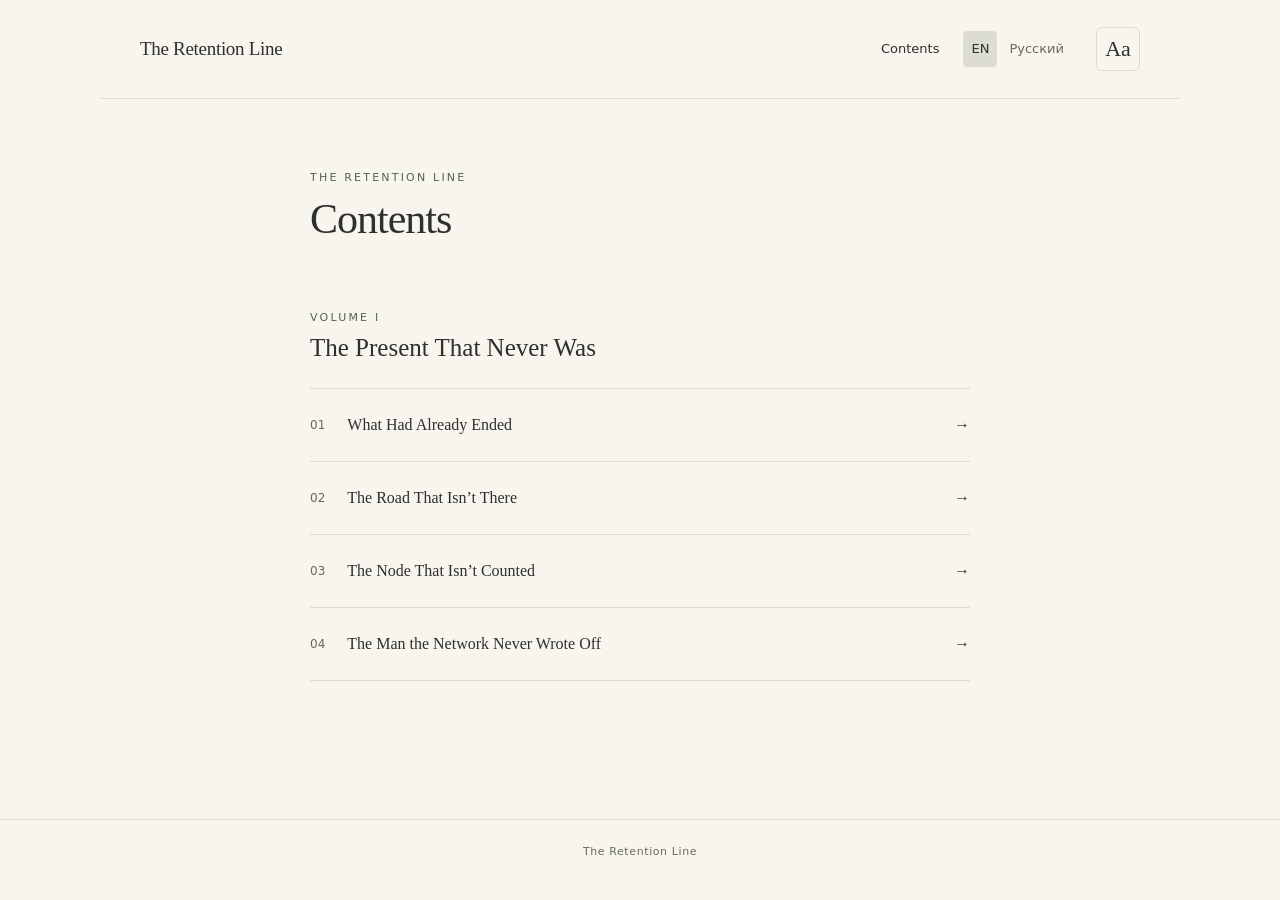
<file: docs/contents.html>
<!doctype html>
<html lang="en">
<head>
<meta charset="utf-8">
<meta name="viewport" content="width=device-width, initial-scale=1">
<meta name="color-scheme" content="light dark">
<meta name="description" content="Contents — The Retention Line">
<title>Contents · The Retention Line</title>
<link rel="alternate" hreflang="en" href="contents.html">
<link rel="alternate" hreflang="ru" href="contents.ru.html">
<link rel="icon" type="image/svg+xml" href="assets/favicon.svg">
<script src="assets/preferences.js"></script>
<link rel="stylesheet" href="assets/style.css">
<script src="assets/reader.js" defer></script>
</head>
<body>
<a class="skip" href="#main">Skip to reading</a>
<header class="site-header">
<a class="wordmark" href="index.html">The Retention Line</a>
<nav class="tools" aria-label="Reader controls">
<a href="contents.html">Contents</a>
<span class="language-switch" role="group" aria-label="Language"><a href="contents.html" lang="en" hreflang="en" aria-current="true">EN</a><a href="contents.ru.html" lang="ru" hreflang="ru">Русский</a></span>
<details class="settings">
<summary aria-label="Reading settings">Aa</summary>
<div class="settings-panel">
<p class="settings-title">Reading settings</p>
<label for="theme">Page colour</label>
<select id="theme"><option value="system">System</option><option value="light">Paper</option><option value="dark">Night</option></select>
<label for="size">Text size <output id="size-label" for="size">21 px</output></label>
<input type="range" id="size" min="17" max="28" step="1" value="21">
<label for="width">Text width <output id="width-label" for="width">660 px</output></label>
<input type="range" id="width" min="660" max="1500" step="60" value="660" data-full-label="Full width">
</div>
</details>
</nav>
</header>
<main id="main" class="reading contents" tabindex="-1"><p class="eyebrow">The Retention Line</p><h1>Contents</h1><section class="volume"><p class="eyebrow">Volume I</p><h2>The Present That Never Was</h2><ol class="chapter-list"><li><a href="volume-1-chapter-1.html"><span class="toc-number">01</span><span>What Had Already Ended</span><span aria-hidden="true">→</span></a></li><li><a href="volume-1-chapter-2.html"><span class="toc-number">02</span><span>The Road That Isn’t There</span><span aria-hidden="true">→</span></a></li><li><a href="volume-1-chapter-3.html"><span class="toc-number">03</span><span>The Node That Isn’t Counted</span><span aria-hidden="true">→</span></a></li><li><a href="volume-1-chapter-4.html"><span class="toc-number">04</span><span>The Man the Network Never Wrote Off</span><span aria-hidden="true">→</span></a></li></ol></section></main>
<footer class="site-footer">The Retention Line</footer>
</body>
</html>
</file>
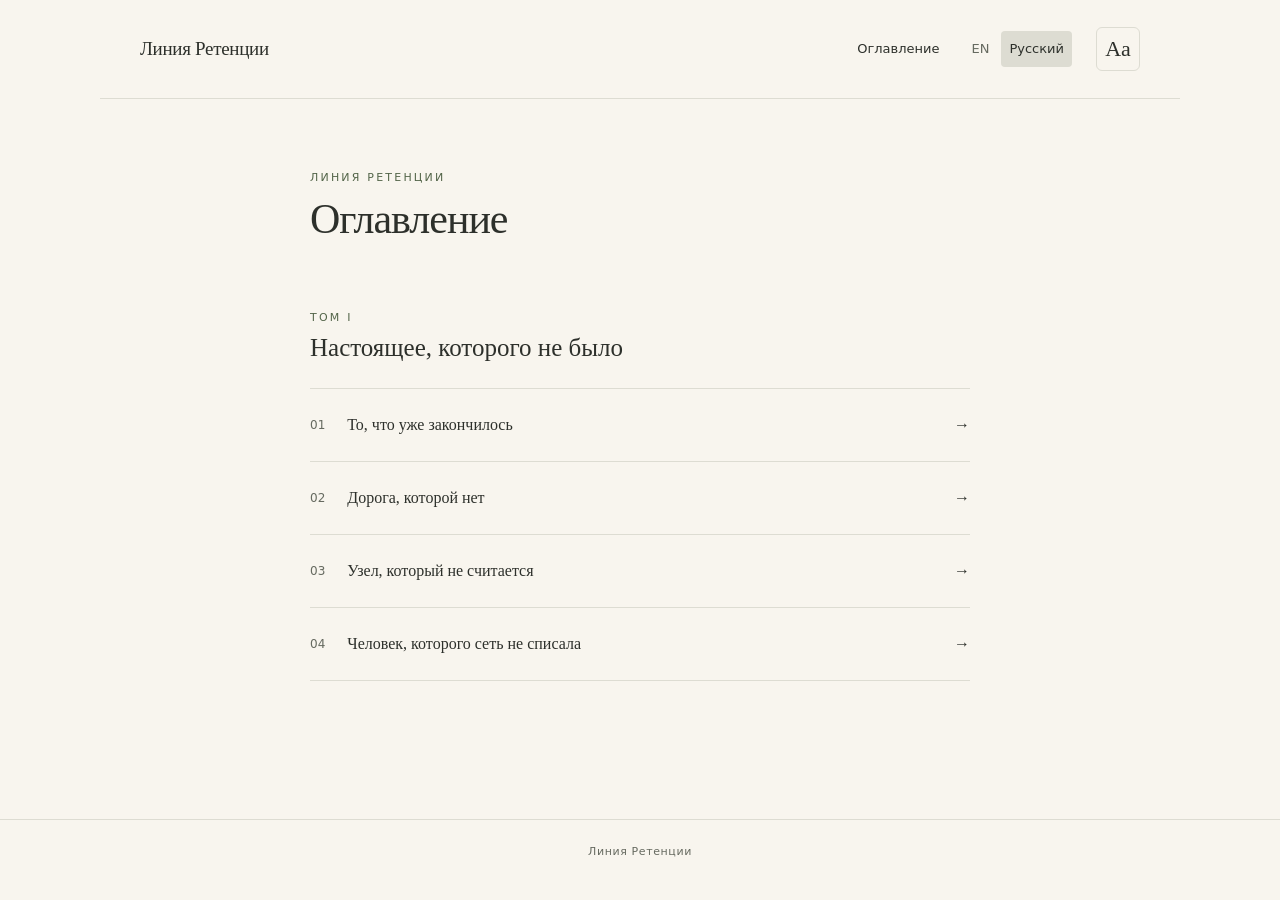
<file: docs/contents.ru.html>
<!doctype html>
<html lang="ru">
<head>
<meta charset="utf-8">
<meta name="viewport" content="width=device-width, initial-scale=1">
<meta name="color-scheme" content="light dark">
<meta name="description" content="Оглавление — Линия Ретенции">
<title>Оглавление · Линия Ретенции</title>
<link rel="alternate" hreflang="en" href="contents.html">
<link rel="alternate" hreflang="ru" href="contents.ru.html">
<link rel="icon" type="image/svg+xml" href="assets/favicon.svg">
<script src="assets/preferences.js"></script>
<link rel="stylesheet" href="assets/style.css">
<script src="assets/reader.js" defer></script>
</head>
<body>
<a class="skip" href="#main">Перейти к чтению</a>
<header class="site-header">
<a class="wordmark" href="index.ru.html">Линия Ретенции</a>
<nav class="tools" aria-label="Настройки чтения">
<a href="contents.ru.html">Оглавление</a>
<span class="language-switch" role="group" aria-label="Язык"><a href="contents.html" lang="en" hreflang="en">EN</a><a href="contents.ru.html" lang="ru" hreflang="ru" aria-current="true">Русский</a></span>
<details class="settings">
<summary aria-label="Настройки чтения">Aa</summary>
<div class="settings-panel">
<p class="settings-title">Настройки чтения</p>
<label for="theme">Цвет страницы</label>
<select id="theme"><option value="system">Как в системе</option><option value="light">Бумага</option><option value="dark">Ночь</option></select>
<label for="size">Размер текста <output id="size-label" for="size">21 px</output></label>
<input type="range" id="size" min="17" max="28" step="1" value="21">
<label for="width">Ширина текста <output id="width-label" for="width">660 px</output></label>
<input type="range" id="width" min="660" max="1500" step="60" value="660" data-full-label="Во всю ширину">
</div>
</details>
</nav>
</header>
<main id="main" class="reading contents" tabindex="-1"><p class="eyebrow">Линия Ретенции</p><h1>Оглавление</h1><section class="volume"><p class="eyebrow">Том I</p><h2>Настоящее, которого не было</h2><ol class="chapter-list"><li><a href="volume-1-chapter-1.ru.html"><span class="toc-number">01</span><span>То, что уже закончилось</span><span aria-hidden="true">→</span></a></li><li><a href="volume-1-chapter-2.ru.html"><span class="toc-number">02</span><span>Дорога, которой нет</span><span aria-hidden="true">→</span></a></li><li><a href="volume-1-chapter-3.ru.html"><span class="toc-number">03</span><span>Узел, который не считается</span><span aria-hidden="true">→</span></a></li><li><a href="volume-1-chapter-4.ru.html"><span class="toc-number">04</span><span>Человек, которого сеть не списала</span><span aria-hidden="true">→</span></a></li></ol></section></main>
<footer class="site-footer">Линия Ретенции</footer>
</body>
</html>
</file>
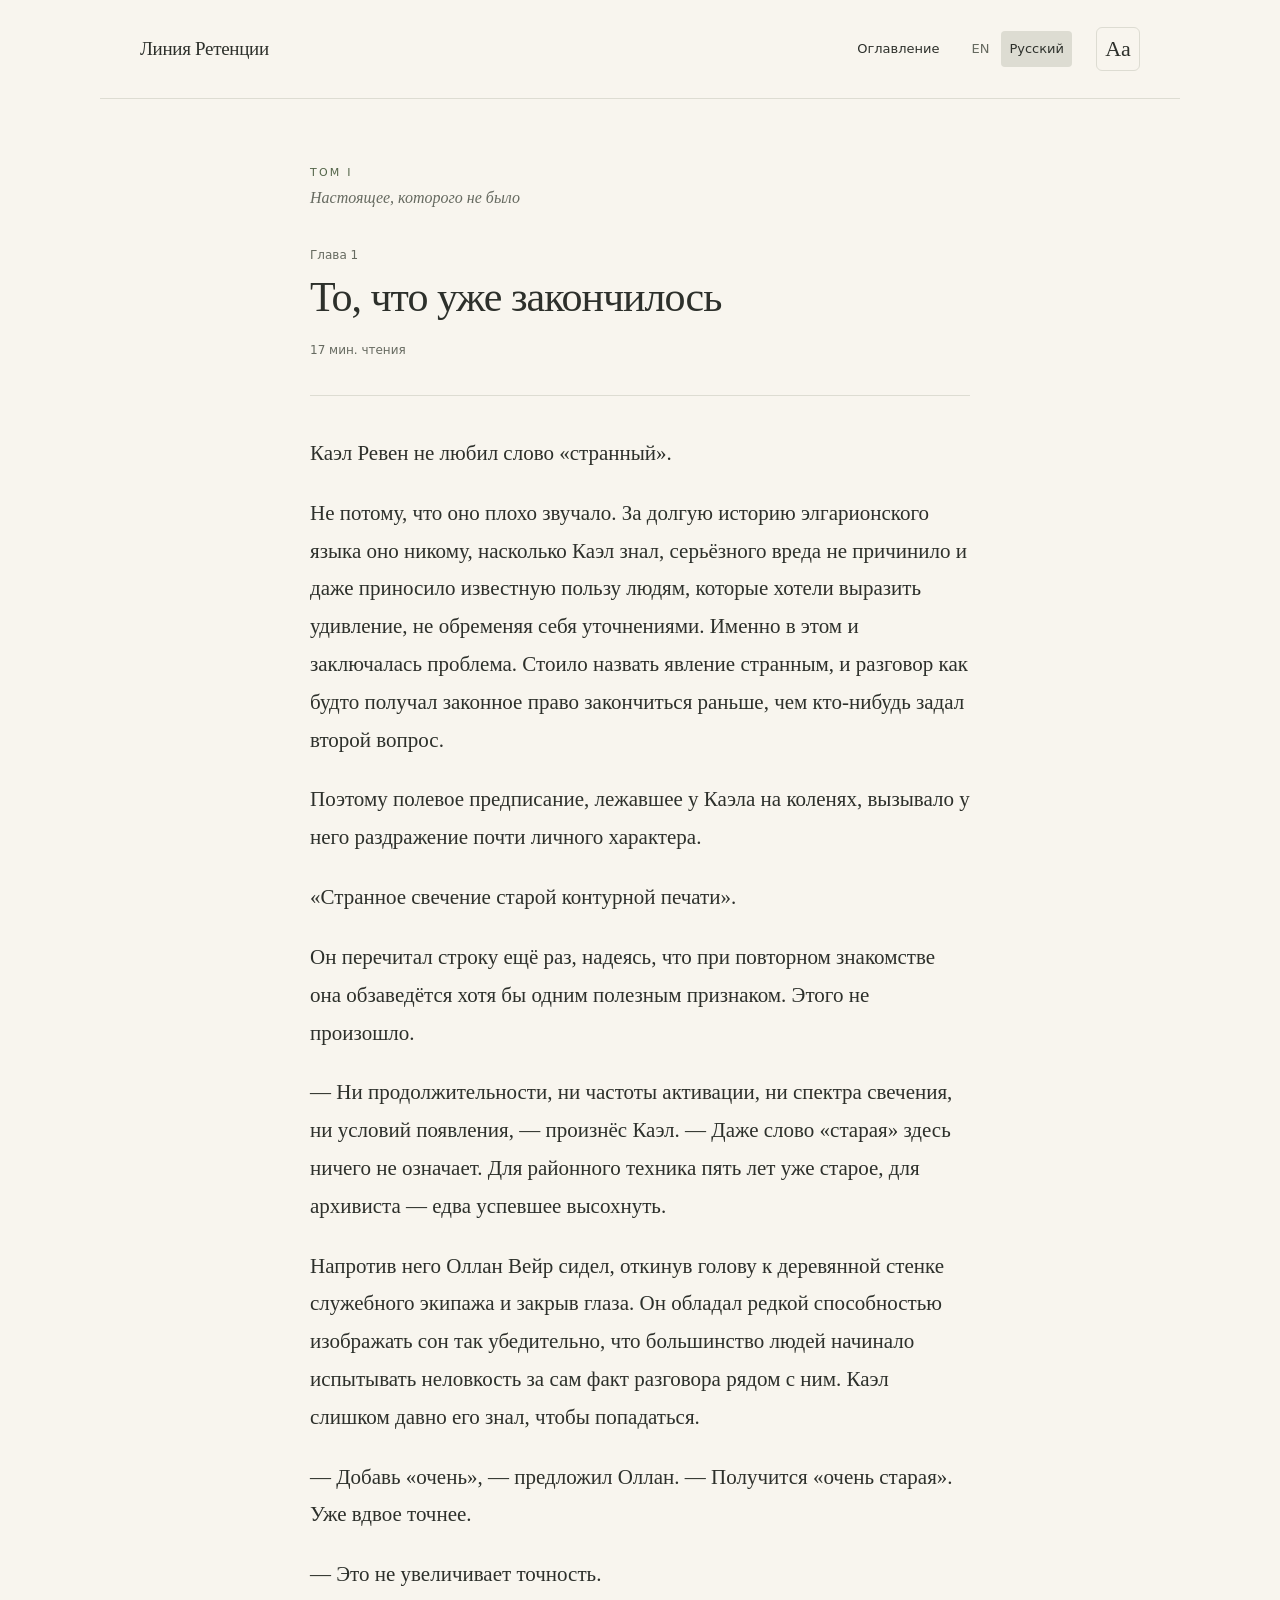
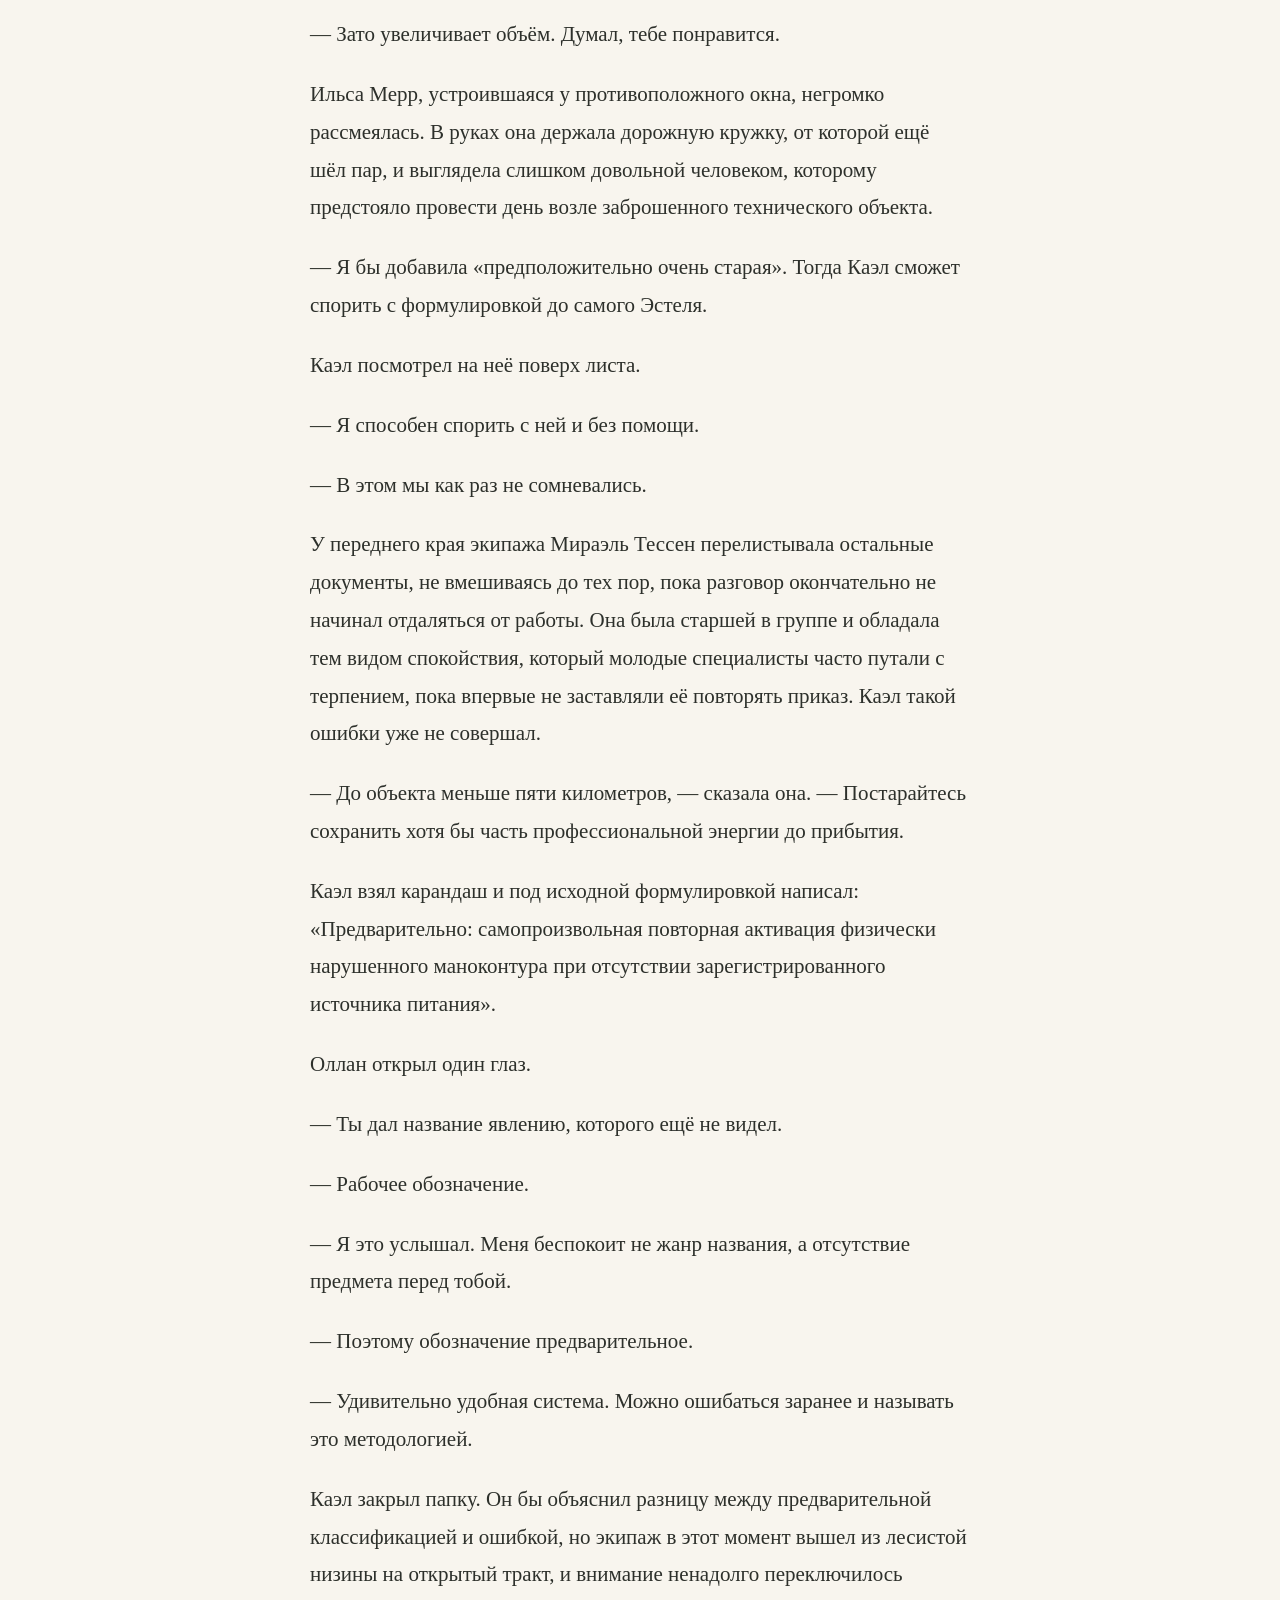
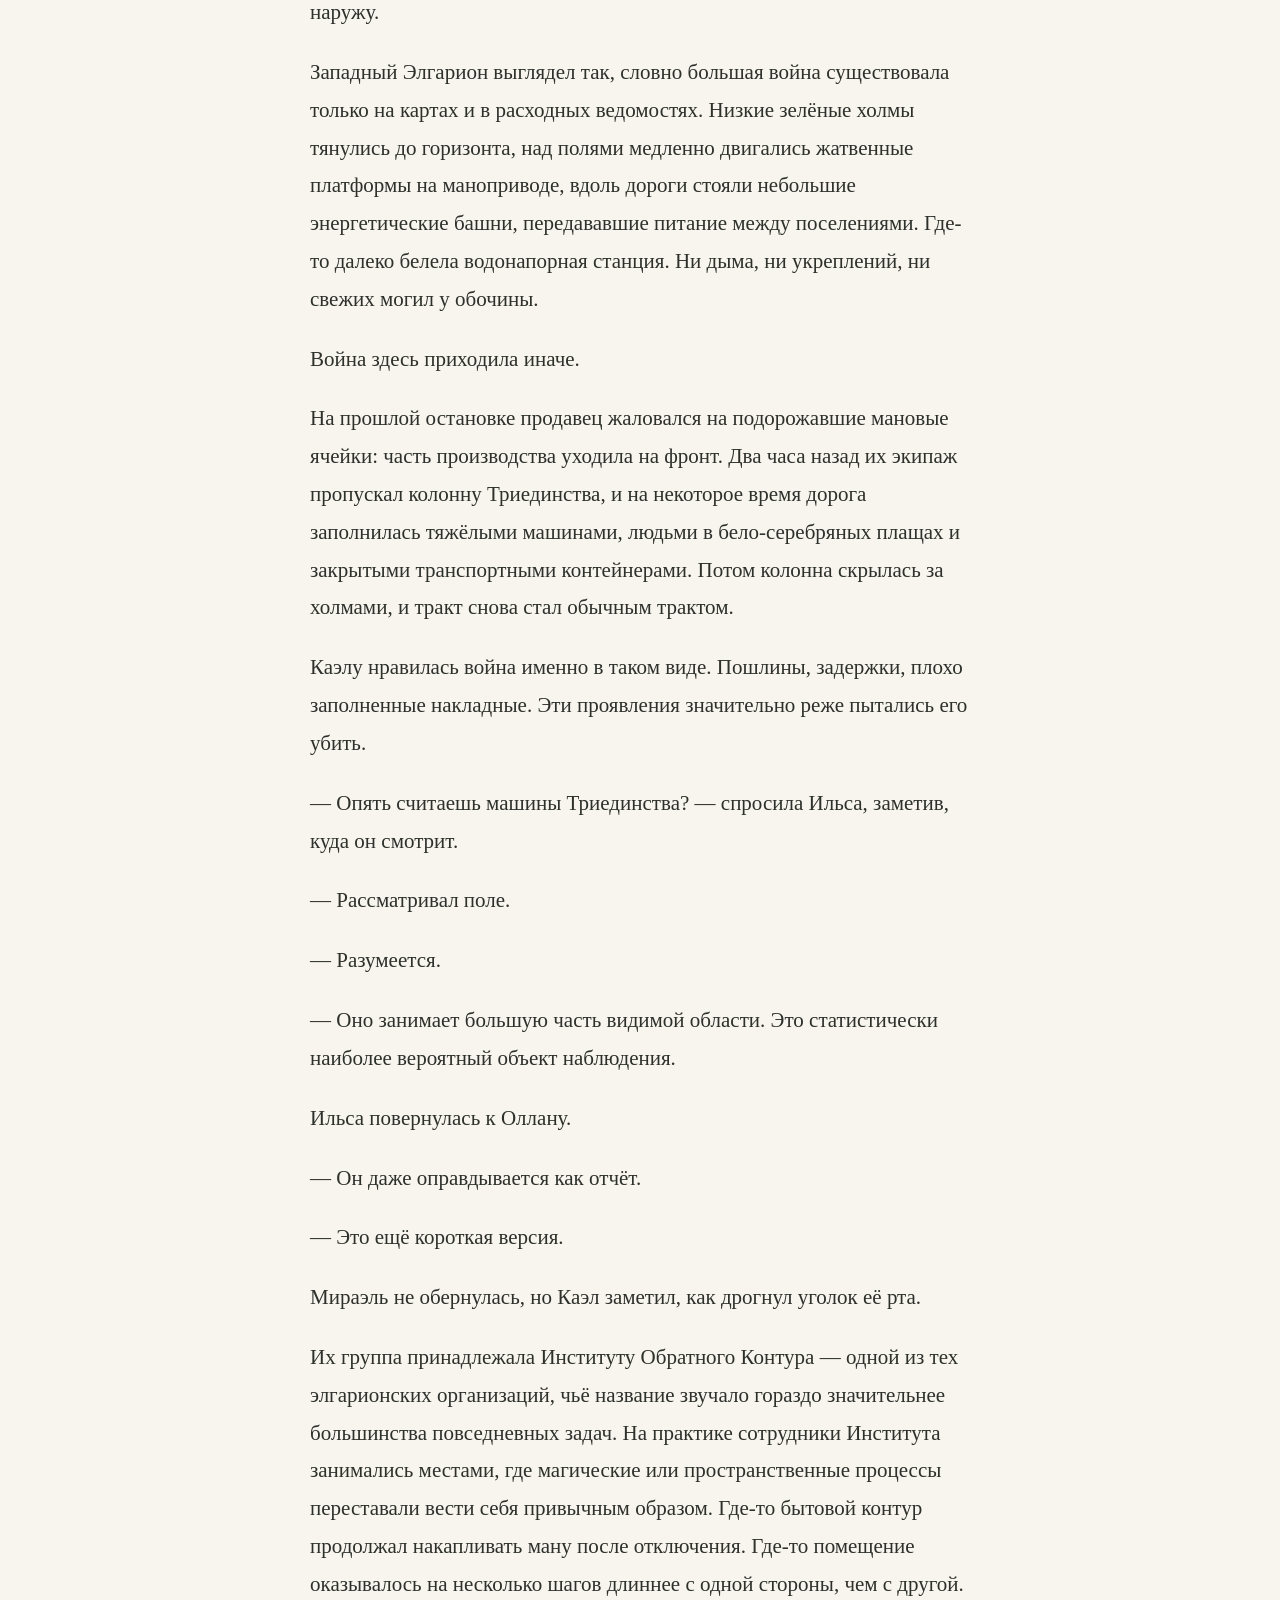
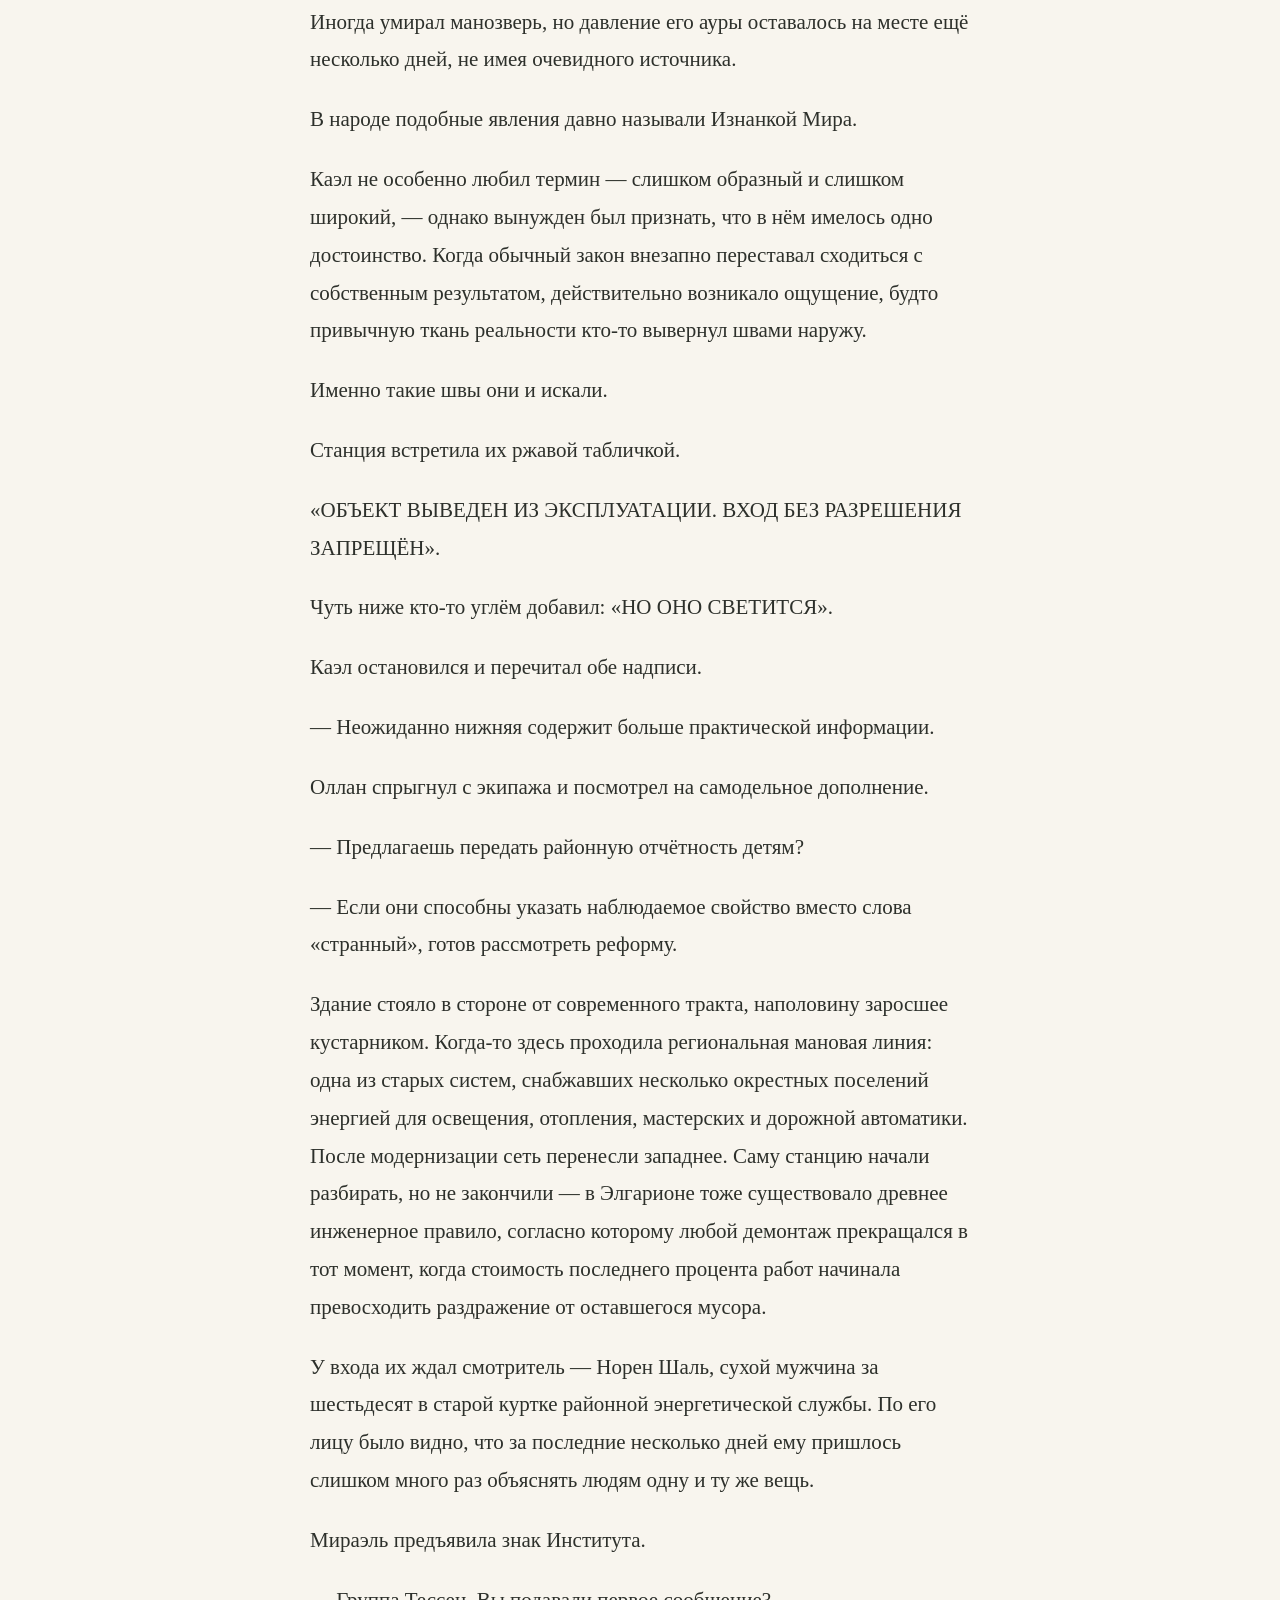
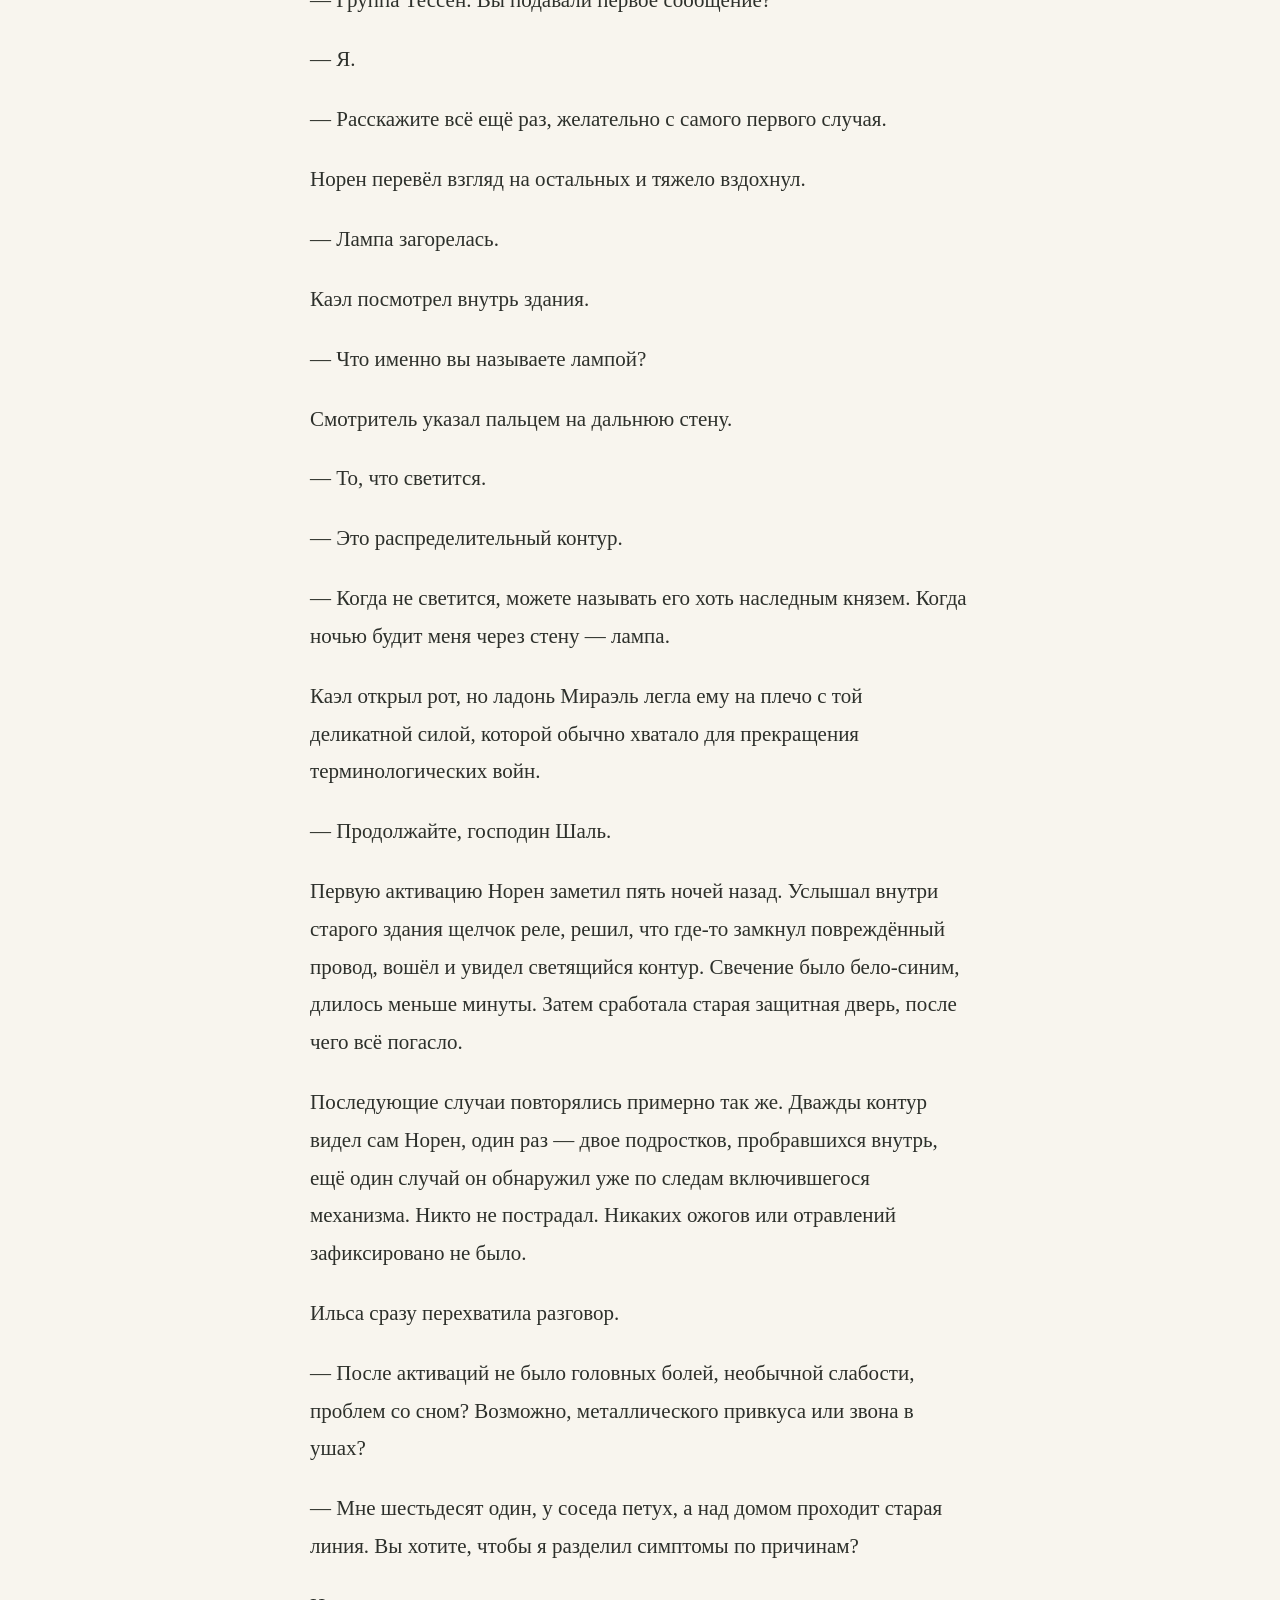
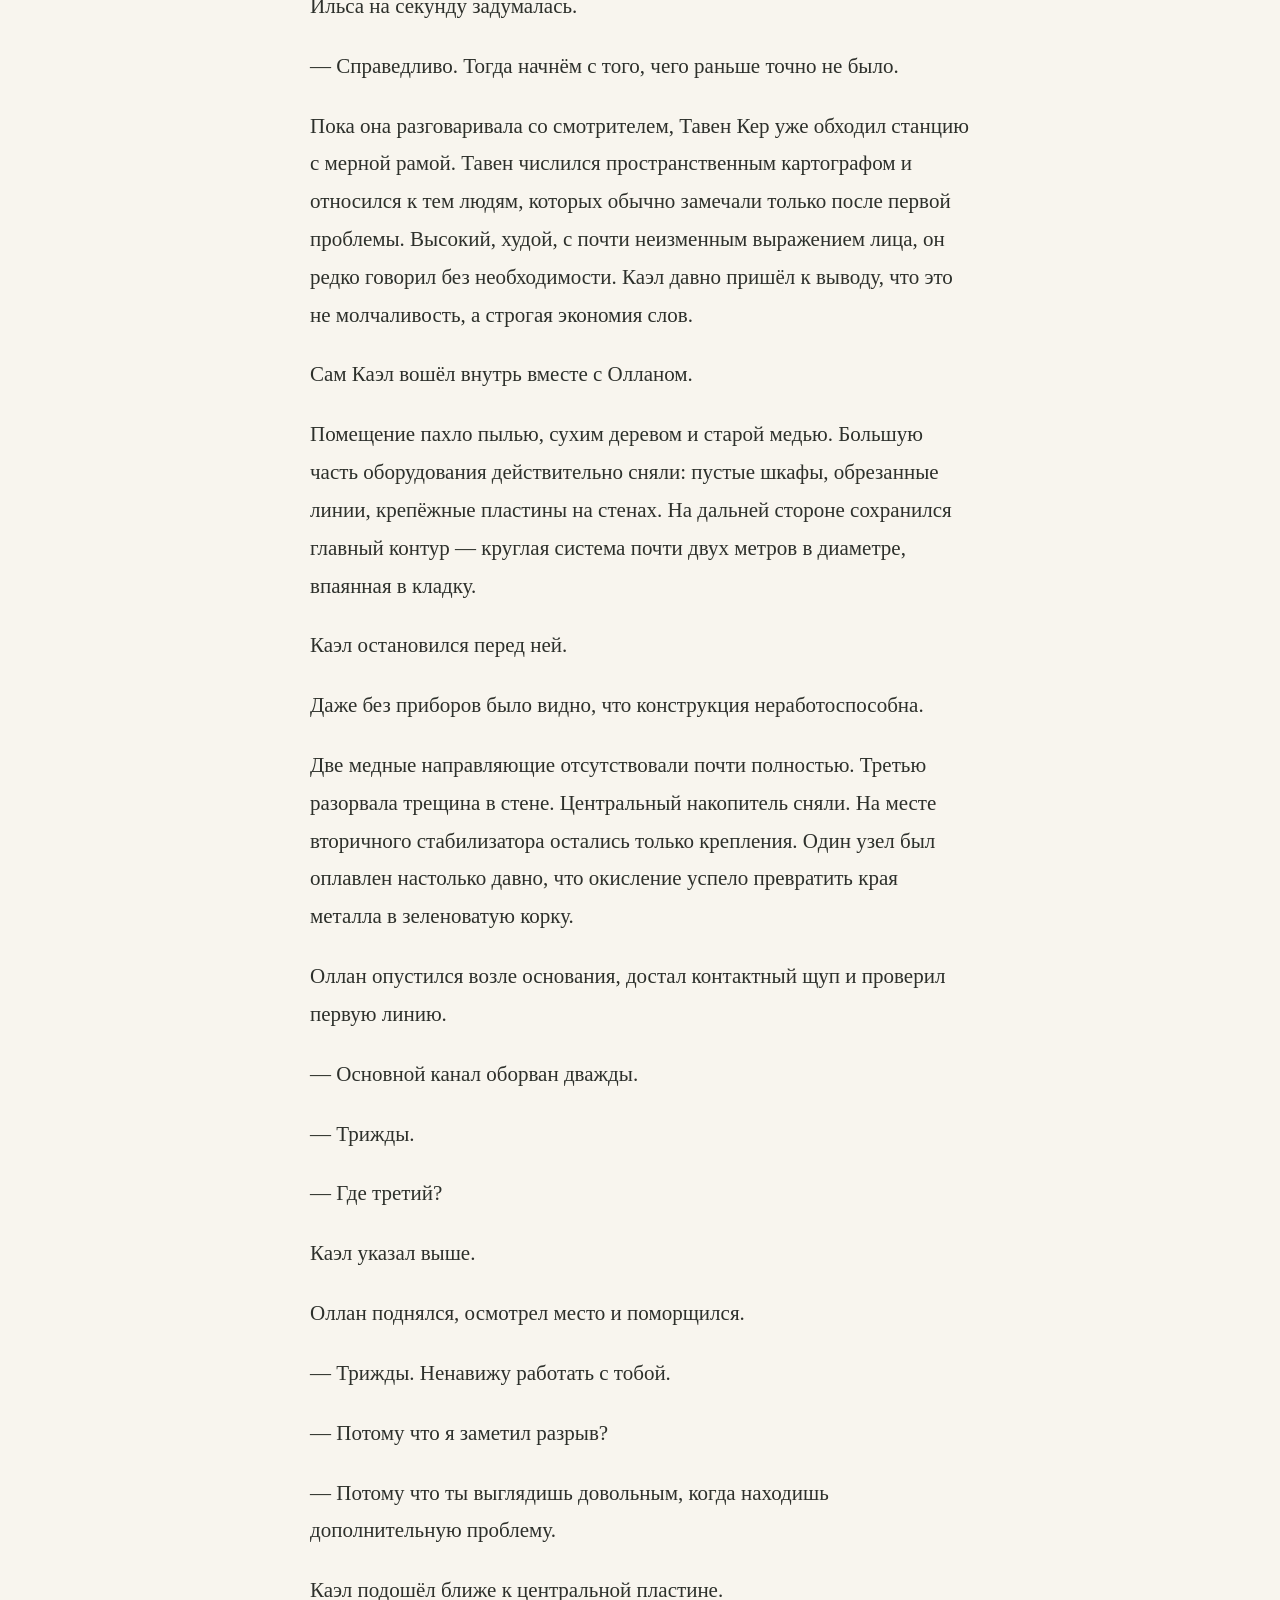
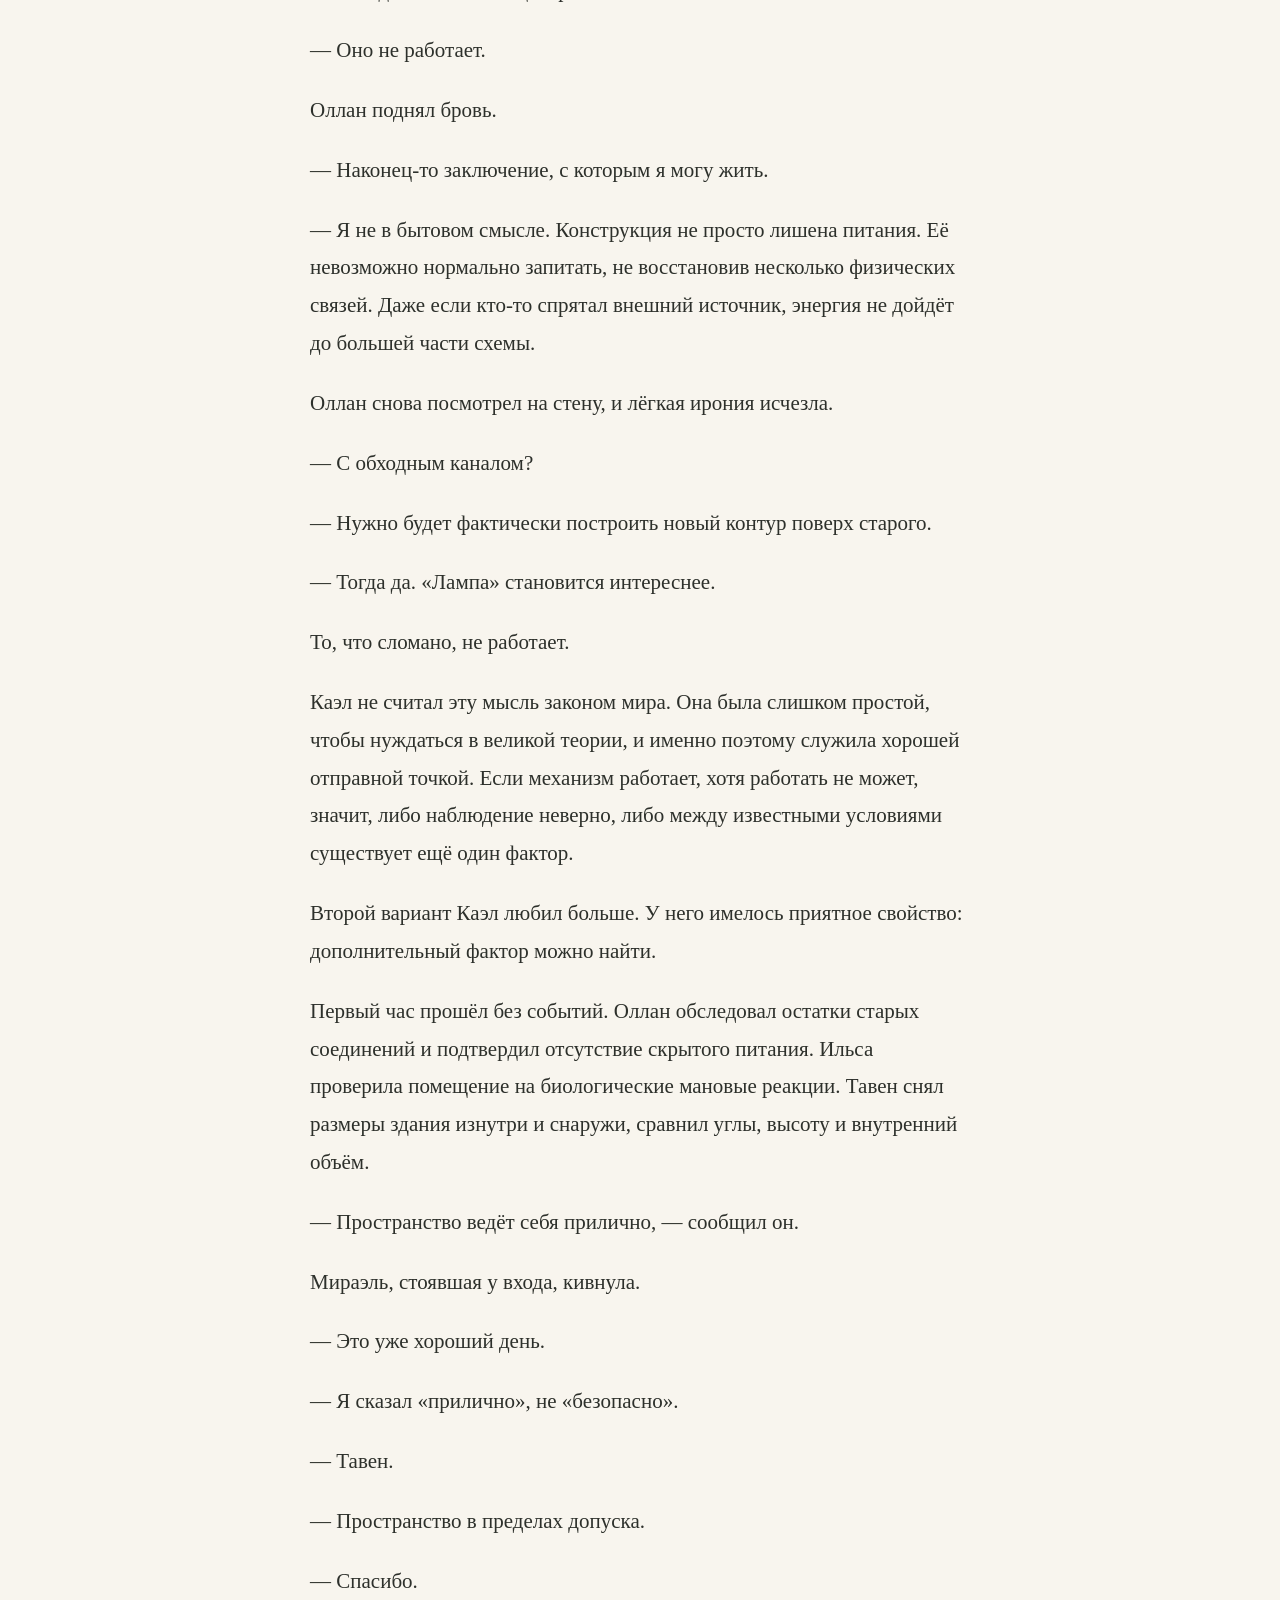
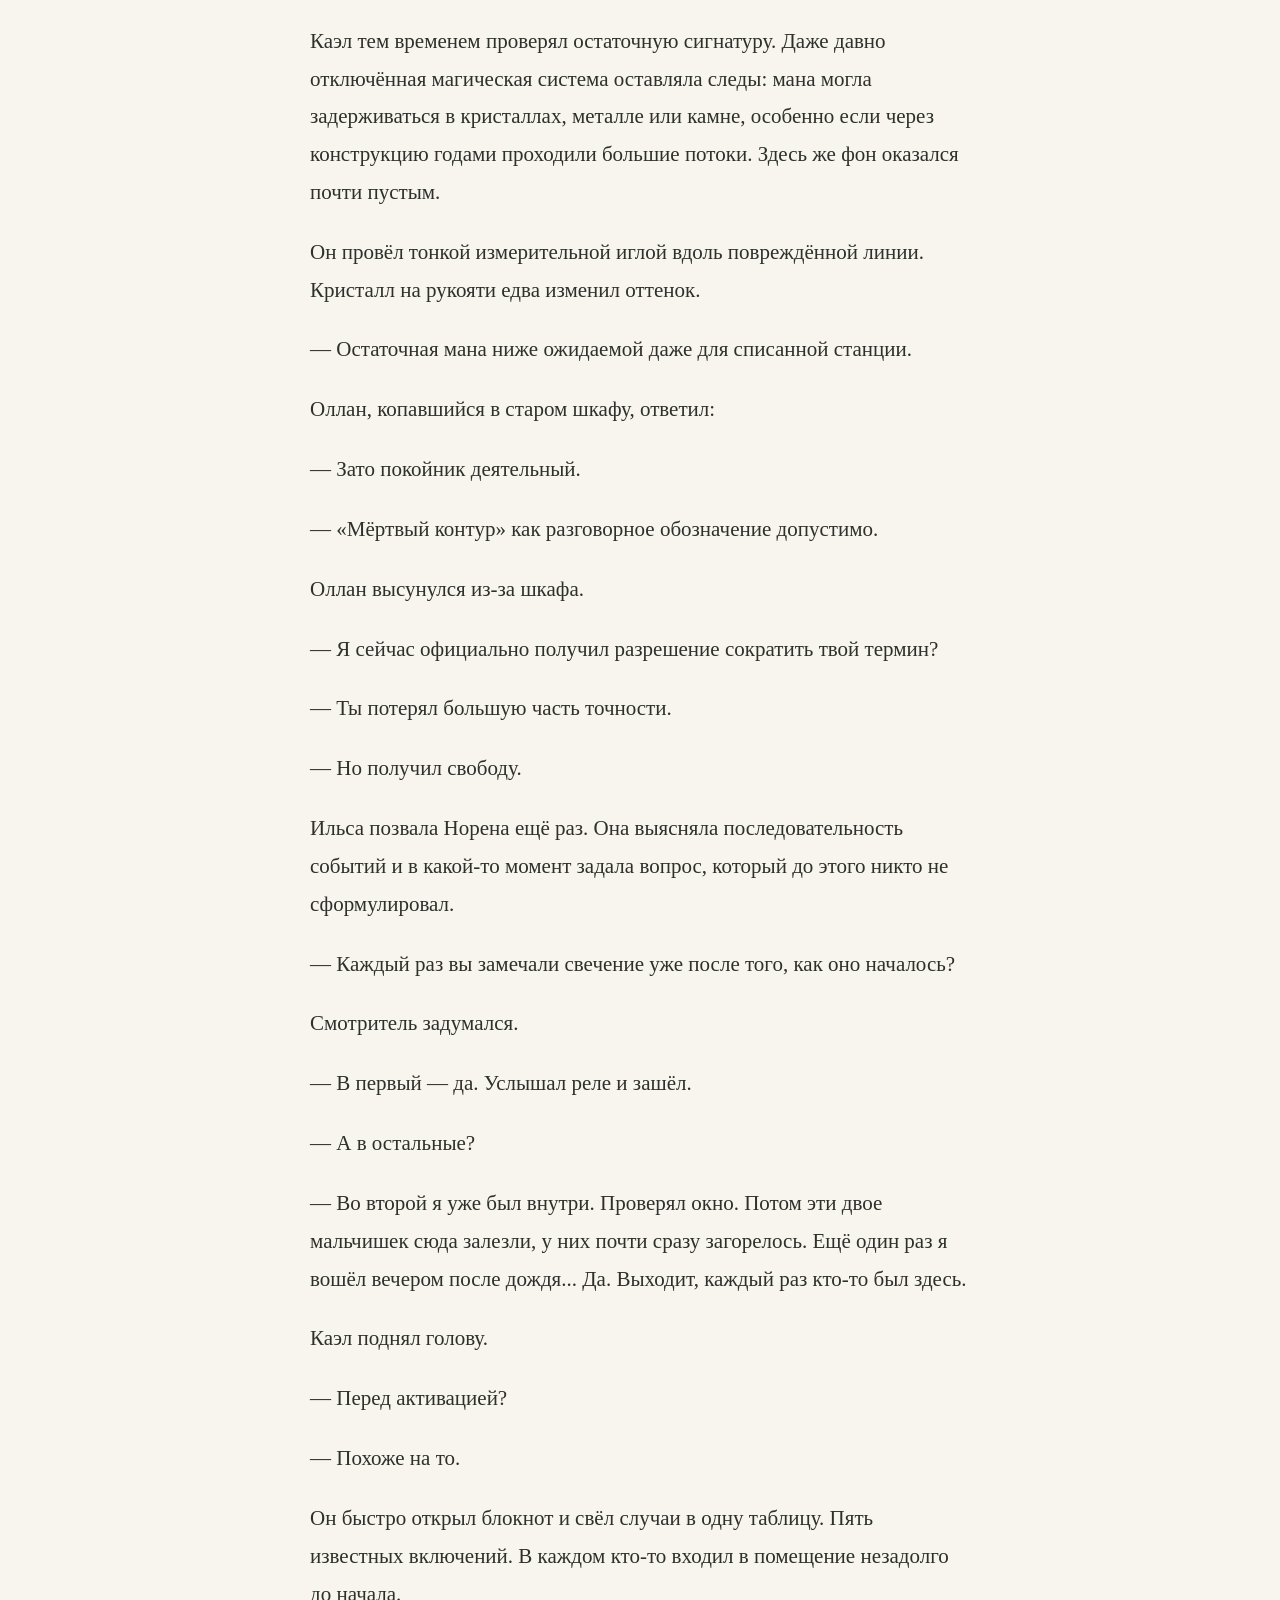
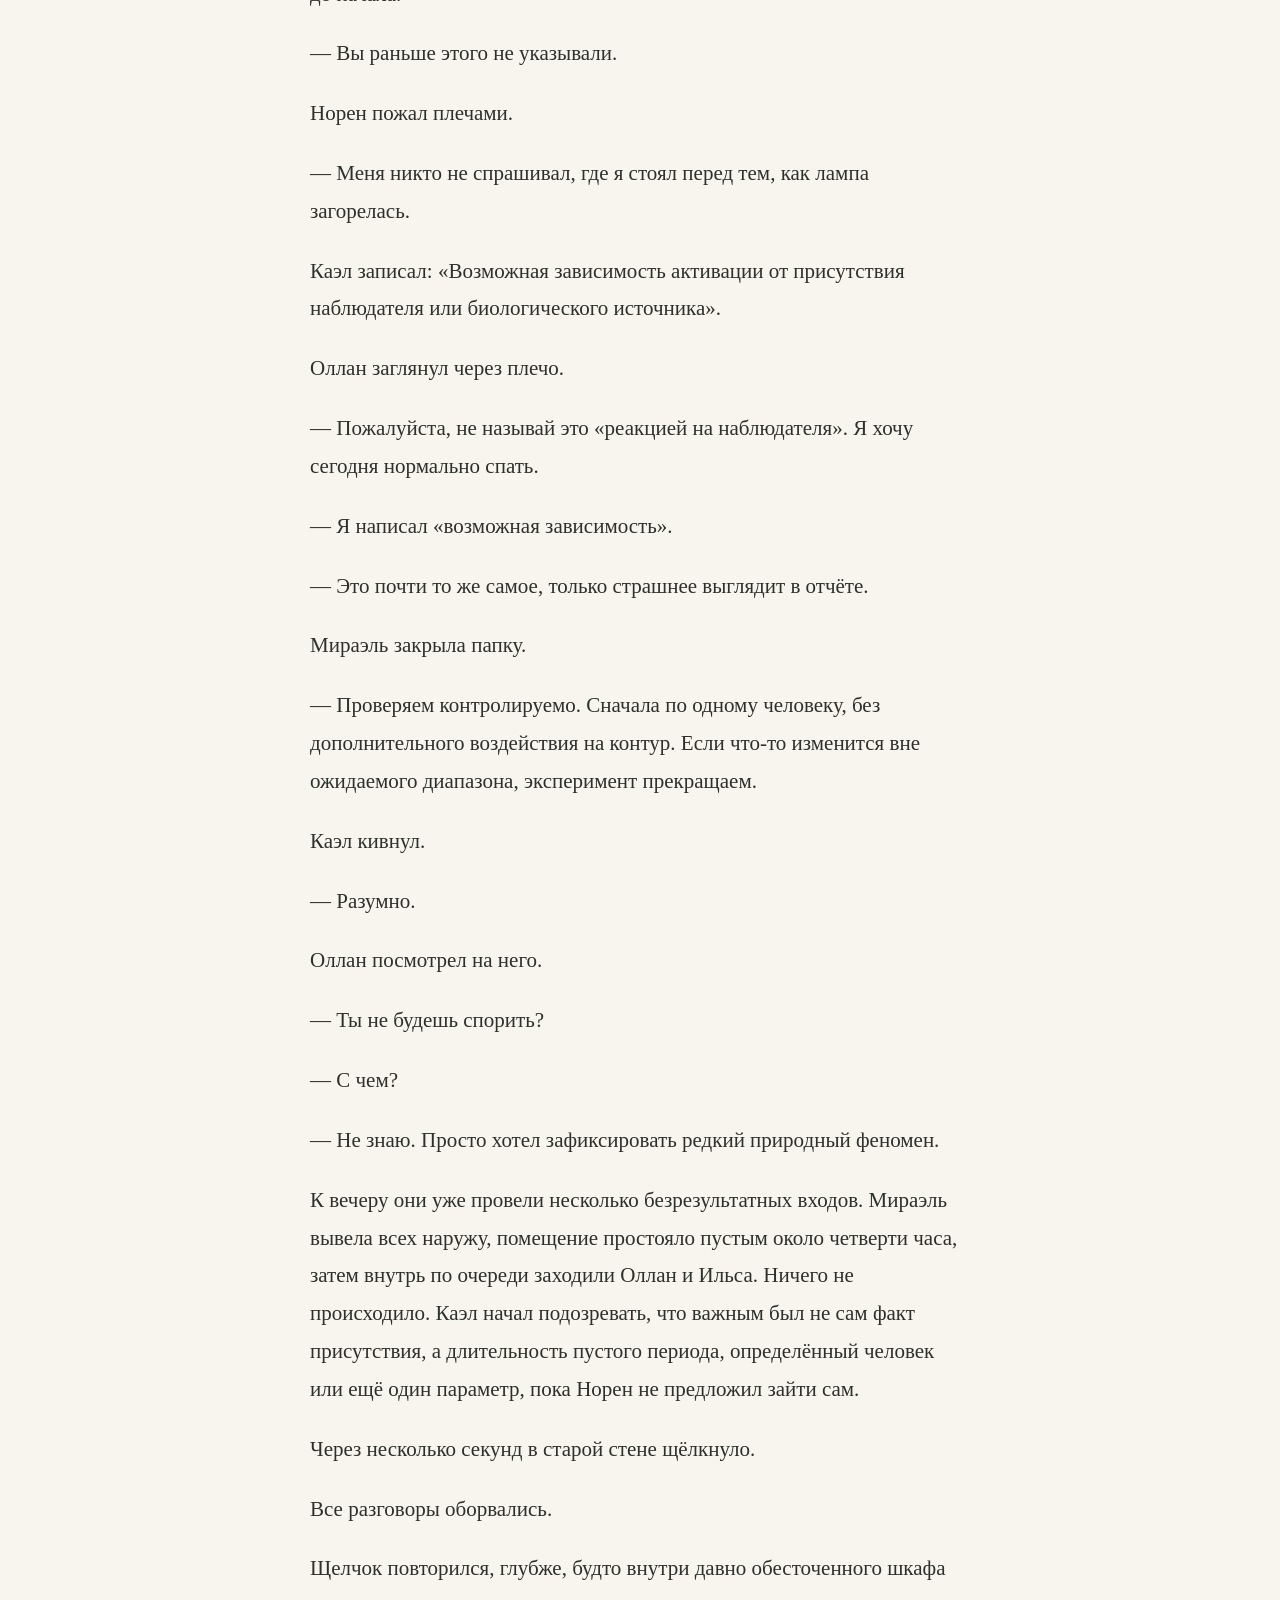
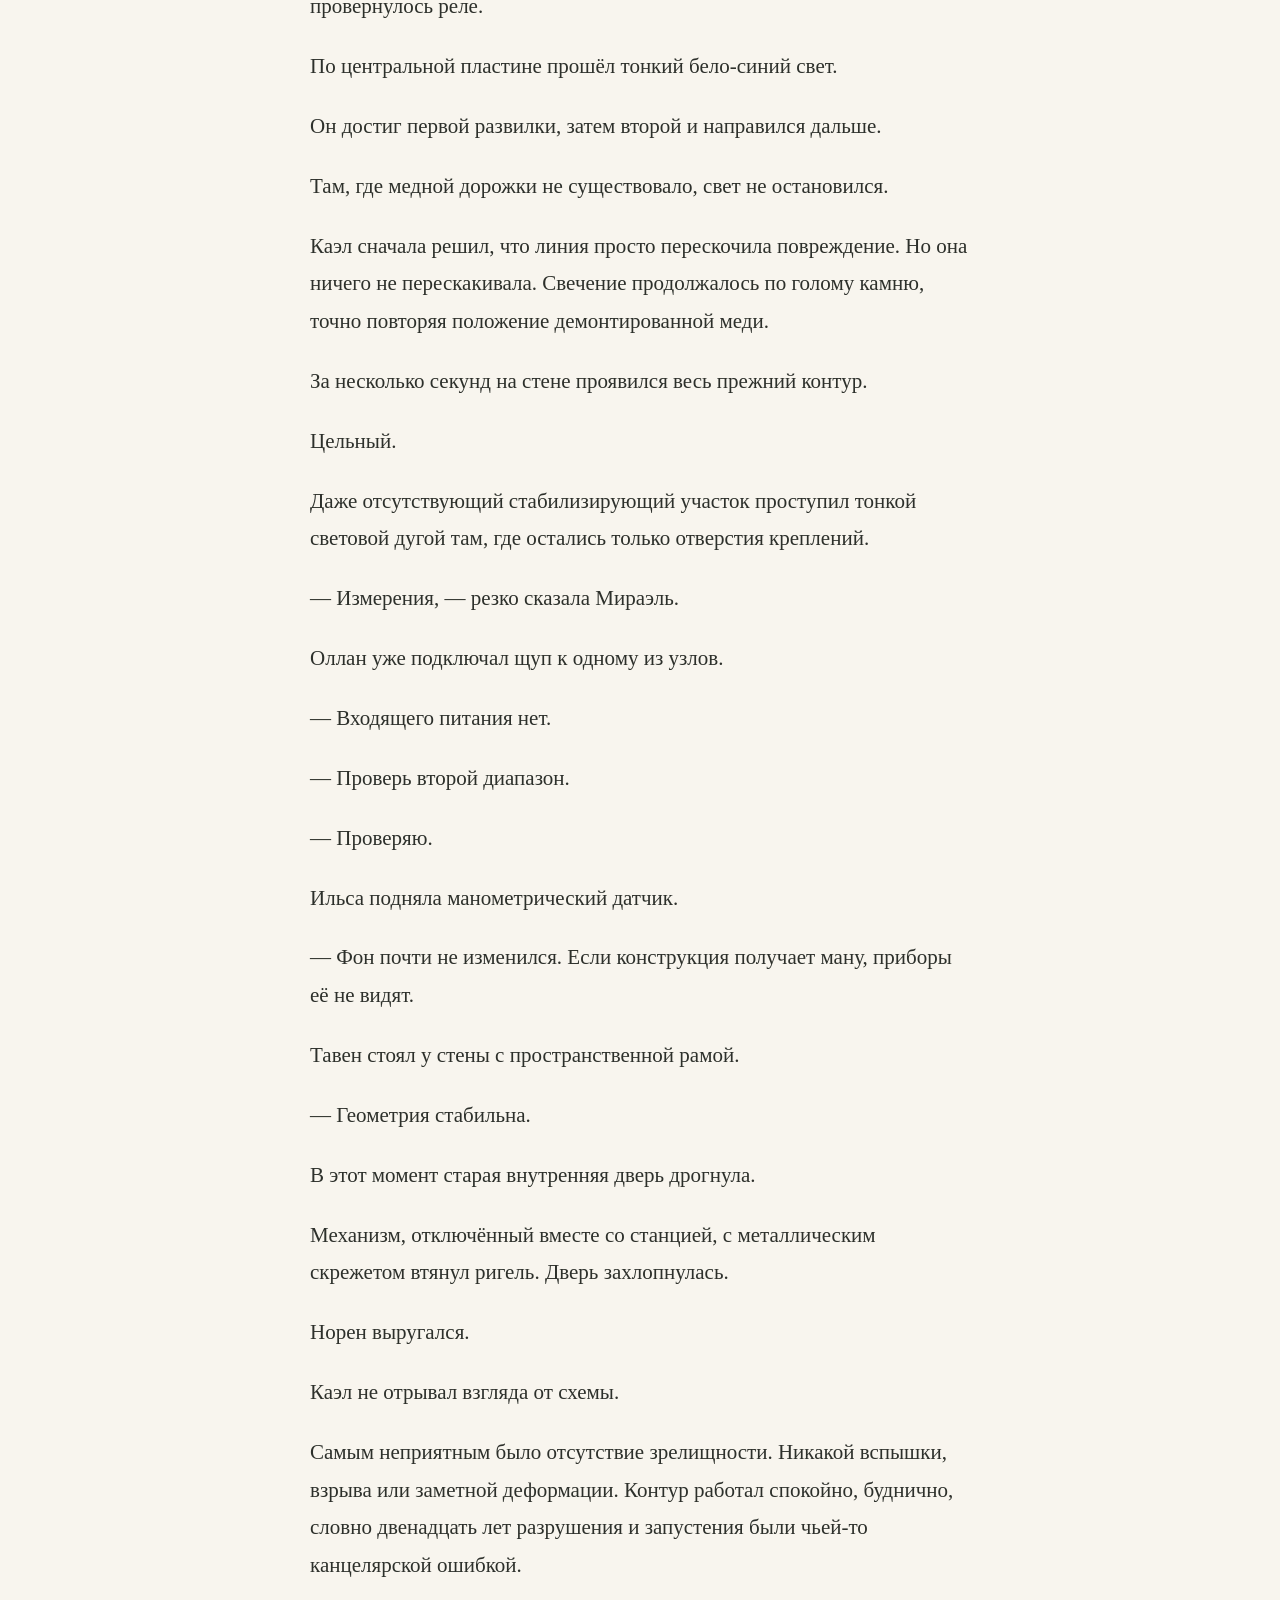
<file: docs/index.ru.html>
<!doctype html>
<html lang="ru">
<head>
<meta charset="utf-8">
<meta name="viewport" content="width=device-width, initial-scale=1">
<meta name="color-scheme" content="light dark">
<meta name="description" content="Линия Ретенции — Том I: Настоящее, которого не было. Глава 1: То, что уже закончилось.">
<title>То, что уже закончилось · Линия Ретенции</title>
<link rel="alternate" hreflang="en" href="index.html">
<link rel="alternate" hreflang="ru" href="index.ru.html">
<link rel="icon" type="image/svg+xml" href="assets/favicon.svg">
<script src="assets/preferences.js"></script>
<link rel="stylesheet" href="assets/style.css">
<script src="assets/reader.js" defer></script>
</head>
<body>
<a class="skip" href="#main">Перейти к чтению</a>
<header class="site-header">
<a class="wordmark" href="index.ru.html">Линия Ретенции</a>
<nav class="tools" aria-label="Настройки чтения">
<a href="contents.ru.html">Оглавление</a>
<span class="language-switch" role="group" aria-label="Язык"><a href="index.html" lang="en" hreflang="en">EN</a><a href="index.ru.html" lang="ru" hreflang="ru" aria-current="true">Русский</a></span>
<details class="settings">
<summary aria-label="Настройки чтения">Aa</summary>
<div class="settings-panel">
<p class="settings-title">Настройки чтения</p>
<label for="theme">Цвет страницы</label>
<select id="theme"><option value="system">Как в системе</option><option value="light">Бумага</option><option value="dark">Ночь</option></select>
<label for="size">Размер текста <output id="size-label" for="size">21 px</output></label>
<input type="range" id="size" min="17" max="28" step="1" value="21">
<label for="width">Ширина текста <output id="width-label" for="width">660 px</output></label>
<input type="range" id="width" min="660" max="1500" step="60" value="660" data-full-label="Во всю ширину">
</div>
</details>
</nav>
</header>
<main id="main" class="reading" tabindex="-1">
<header class="chapter-heading">
<p class="eyebrow">Том I</p>
<p class="volume-title">Настоящее, которого не было</p>
<p class="chapter-number">Глава 1</p>
<h1>То, что уже закончилось</h1>
<p class="reading-time">17 мин. чтения</p>
</header>
<article aria-label="Глава 1: То, что уже закончилось" class="prose">
<p>Каэл Ревен не любил слово «странный».</p>
<p>Не потому, что оно плохо звучало. За долгую историю элгарионского языка оно никому, насколько Каэл знал, серьёзного вреда не причинило и даже приносило известную пользу людям, которые хотели выразить удивление, не обременяя себя уточнениями. Именно в этом и заключалась проблема. Стоило назвать явление странным, и разговор как будто получал законное право закончиться раньше, чем кто-нибудь задал второй вопрос.</p>
<p>Поэтому полевое предписание, лежавшее у Каэла на коленях, вызывало у него раздражение почти личного характера.</p>
<p>«Странное свечение старой контурной печати».</p>
<p>Он перечитал строку ещё раз, надеясь, что при повторном знакомстве она обзаведётся хотя бы одним полезным признаком. Этого не произошло.</p>
<p>— Ни продолжительности, ни частоты активации, ни спектра свечения, ни условий появления, — произнёс Каэл. — Даже слово «старая» здесь ничего не означает. Для районного техника пять лет уже старое, для архивиста — едва успевшее высохнуть.</p>
<p>Напротив него Оллан Вейр сидел, откинув голову к деревянной стенке служебного экипажа и закрыв глаза. Он обладал редкой способностью изображать сон так убедительно, что большинство людей начинало испытывать неловкость за сам факт разговора рядом с ним. Каэл слишком давно его знал, чтобы попадаться.</p>
<p>— Добавь «очень», — предложил Оллан. — Получится «очень старая». Уже вдвое точнее.</p>
<p>— Это не увеличивает точность.</p>
<p>— Зато увеличивает объём. Думал, тебе понравится.</p>
<p>Ильса Мерр, устроившаяся у противоположного окна, негромко рассмеялась. В руках она держала дорожную кружку, от которой ещё шёл пар, и выглядела слишком довольной человеком, которому предстояло провести день возле заброшенного технического объекта.</p>
<p>— Я бы добавила «предположительно очень старая». Тогда Каэл сможет спорить с формулировкой до самого Эстеля.</p>
<p>Каэл посмотрел на неё поверх листа.</p>
<p>— Я способен спорить с ней и без помощи.</p>
<p>— В этом мы как раз не сомневались.</p>
<p>У переднего края экипажа Мираэль Тессен перелистывала остальные документы, не вмешиваясь до тех пор, пока разговор окончательно не начинал отдаляться от работы. Она была старшей в группе и обладала тем видом спокойствия, который молодые специалисты часто путали с терпением, пока впервые не заставляли её повторять приказ. Каэл такой ошибки уже не совершал.</p>
<p>— До объекта меньше пяти километров, — сказала она. — Постарайтесь сохранить хотя бы часть профессиональной энергии до прибытия.</p>
<p>Каэл взял карандаш и под исходной формулировкой написал: «Предварительно: самопроизвольная повторная активация физически нарушенного маноконтура при отсутствии зарегистрированного источника питания».</p>
<p>Оллан открыл один глаз.</p>
<p>— Ты дал название явлению, которого ещё не видел.</p>
<p>— Рабочее обозначение.</p>
<p>— Я это услышал. Меня беспокоит не жанр названия, а отсутствие предмета перед тобой.</p>
<p>— Поэтому обозначение предварительное.</p>
<p>— Удивительно удобная система. Можно ошибаться заранее и называть это методологией.</p>
<p>Каэл закрыл папку. Он бы объяснил разницу между предварительной классификацией и ошибкой, но экипаж в этот момент вышел из лесистой низины на открытый тракт, и внимание ненадолго переключилось наружу.</p>
<p>Западный Элгарион выглядел так, словно большая война существовала только на картах и в расходных ведомостях. Низкие зелёные холмы тянулись до горизонта, над полями медленно двигались жатвенные платформы на маноприводе, вдоль дороги стояли небольшие энергетические башни, передававшие питание между поселениями. Где-то далеко белела водонапорная станция. Ни дыма, ни укреплений, ни свежих могил у обочины.</p>
<p>Война здесь приходила иначе.</p>
<p>На прошлой остановке продавец жаловался на подорожавшие мановые ячейки: часть производства уходила на фронт. Два часа назад их экипаж пропускал колонну Триединства, и на некоторое время дорога заполнилась тяжёлыми машинами, людьми в бело-серебряных плащах и закрытыми транспортными контейнерами. Потом колонна скрылась за холмами, и тракт снова стал обычным трактом.</p>
<p>Каэлу нравилась война именно в таком виде. Пошлины, задержки, плохо заполненные накладные. Эти проявления значительно реже пытались его убить.</p>
<p>— Опять считаешь машины Триединства? — спросила Ильса, заметив, куда он смотрит.</p>
<p>— Рассматривал поле.</p>
<p>— Разумеется.</p>
<p>— Оно занимает большую часть видимой области. Это статистически наиболее вероятный объект наблюдения.</p>
<p>Ильса повернулась к Оллану.</p>
<p>— Он даже оправдывается как отчёт.</p>
<p>— Это ещё короткая версия.</p>
<p>Мираэль не обернулась, но Каэл заметил, как дрогнул уголок её рта.</p>
<p>Их группа принадлежала Институту Обратного Контура — одной из тех элгарионских организаций, чьё название звучало гораздо значительнее большинства повседневных задач. На практике сотрудники Института занимались местами, где магические или пространственные процессы переставали вести себя привычным образом. Где-то бытовой контур продолжал накапливать ману после отключения. Где-то помещение оказывалось на несколько шагов длиннее с одной стороны, чем с другой. Иногда умирал манозверь, но давление его ауры оставалось на месте ещё несколько дней, не имея очевидного источника.</p>
<p>В народе подобные явления давно называли Изнанкой Мира.</p>
<p>Каэл не особенно любил термин — слишком образный и слишком широкий, — однако вынужден был признать, что в нём имелось одно достоинство. Когда обычный закон внезапно переставал сходиться с собственным результатом, действительно возникало ощущение, будто привычную ткань реальности кто-то вывернул швами наружу.</p>
<p>Именно такие швы они и искали.</p>
<p>Станция встретила их ржавой табличкой.</p>
<p>«ОБЪЕКТ ВЫВЕДЕН ИЗ ЭКСПЛУАТАЦИИ. ВХОД БЕЗ РАЗРЕШЕНИЯ ЗАПРЕЩЁН».</p>
<p>Чуть ниже кто-то углём добавил: «НО ОНО СВЕТИТСЯ».</p>
<p>Каэл остановился и перечитал обе надписи.</p>
<p>— Неожиданно нижняя содержит больше практической информации.</p>
<p>Оллан спрыгнул с экипажа и посмотрел на самодельное дополнение.</p>
<p>— Предлагаешь передать районную отчётность детям?</p>
<p>— Если они способны указать наблюдаемое свойство вместо слова «странный», готов рассмотреть реформу.</p>
<p>Здание стояло в стороне от современного тракта, наполовину заросшее кустарником. Когда-то здесь проходила региональная мановая линия: одна из старых систем, снабжавших несколько окрестных поселений энергией для освещения, отопления, мастерских и дорожной автоматики. После модернизации сеть перенесли западнее. Саму станцию начали разбирать, но не закончили — в Элгарионе тоже существовало древнее инженерное правило, согласно которому любой демонтаж прекращался в тот момент, когда стоимость последнего процента работ начинала превосходить раздражение от оставшегося мусора.</p>
<p>У входа их ждал смотритель — Норен Шаль, сухой мужчина за шестьдесят в старой куртке районной энергетической службы. По его лицу было видно, что за последние несколько дней ему пришлось слишком много раз объяснять людям одну и ту же вещь.</p>
<p>Мираэль предъявила знак Института.</p>
<p>— Группа Тессен. Вы подавали первое сообщение?</p>
<p>— Я.</p>
<p>— Расскажите всё ещё раз, желательно с самого первого случая.</p>
<p>Норен перевёл взгляд на остальных и тяжело вздохнул.</p>
<p>— Лампа загорелась.</p>
<p>Каэл посмотрел внутрь здания.</p>
<p>— Что именно вы называете лампой?</p>
<p>Смотритель указал пальцем на дальнюю стену.</p>
<p>— То, что светится.</p>
<p>— Это распределительный контур.</p>
<p>— Когда не светится, можете называть его хоть наследным князем. Когда ночью будит меня через стену — лампа.</p>
<p>Каэл открыл рот, но ладонь Мираэль легла ему на плечо с той деликатной силой, которой обычно хватало для прекращения терминологических войн.</p>
<p>— Продолжайте, господин Шаль.</p>
<p>Первую активацию Норен заметил пять ночей назад. Услышал внутри старого здания щелчок реле, решил, что где-то замкнул повреждённый провод, вошёл и увидел светящийся контур. Свечение было бело-синим, длилось меньше минуты. Затем сработала старая защитная дверь, после чего всё погасло.</p>
<p>Последующие случаи повторялись примерно так же. Дважды контур видел сам Норен, один раз — двое подростков, пробравшихся внутрь, ещё один случай он обнаружил уже по следам включившегося механизма. Никто не пострадал. Никаких ожогов или отравлений зафиксировано не было.</p>
<p>Ильса сразу перехватила разговор.</p>
<p>— После активаций не было головных болей, необычной слабости, проблем со сном? Возможно, металлического привкуса или звона в ушах?</p>
<p>— Мне шестьдесят один, у соседа петух, а над домом проходит старая линия. Вы хотите, чтобы я разделил симптомы по причинам?</p>
<p>Ильса на секунду задумалась.</p>
<p>— Справедливо. Тогда начнём с того, чего раньше точно не было.</p>
<p>Пока она разговаривала со смотрителем, Тавен Кер уже обходил станцию с мерной рамой. Тавен числился пространственным картографом и относился к тем людям, которых обычно замечали только после первой проблемы. Высокий, худой, с почти неизменным выражением лица, он редко говорил без необходимости. Каэл давно пришёл к выводу, что это не молчаливость, а строгая экономия слов.</p>
<p>Сам Каэл вошёл внутрь вместе с Олланом.</p>
<p>Помещение пахло пылью, сухим деревом и старой медью. Большую часть оборудования действительно сняли: пустые шкафы, обрезанные линии, крепёжные пластины на стенах. На дальней стороне сохранился главный контур — круглая система почти двух метров в диаметре, впаянная в кладку.</p>
<p>Каэл остановился перед ней.</p>
<p>Даже без приборов было видно, что конструкция неработоспособна.</p>
<p>Две медные направляющие отсутствовали почти полностью. Третью разорвала трещина в стене. Центральный накопитель сняли. На месте вторичного стабилизатора остались только крепления. Один узел был оплавлен настолько давно, что окисление успело превратить края металла в зеленоватую корку.</p>
<p>Оллан опустился возле основания, достал контактный щуп и проверил первую линию.</p>
<p>— Основной канал оборван дважды.</p>
<p>— Трижды.</p>
<p>— Где третий?</p>
<p>Каэл указал выше.</p>
<p>Оллан поднялся, осмотрел место и поморщился.</p>
<p>— Трижды. Ненавижу работать с тобой.</p>
<p>— Потому что я заметил разрыв?</p>
<p>— Потому что ты выглядишь довольным, когда находишь дополнительную проблему.</p>
<p>Каэл подошёл ближе к центральной пластине.</p>
<p>— Оно не работает.</p>
<p>Оллан поднял бровь.</p>
<p>— Наконец-то заключение, с которым я могу жить.</p>
<p>— Я не в бытовом смысле. Конструкция не просто лишена питания. Её невозможно нормально запитать, не восстановив несколько физических связей. Даже если кто-то спрятал внешний источник, энергия не дойдёт до большей части схемы.</p>
<p>Оллан снова посмотрел на стену, и лёгкая ирония исчезла.</p>
<p>— С обходным каналом?</p>
<p>— Нужно будет фактически построить новый контур поверх старого.</p>
<p>— Тогда да. «Лампа» становится интереснее.</p>
<p>То, что сломано, не работает.</p>
<p>Каэл не считал эту мысль законом мира. Она была слишком простой, чтобы нуждаться в великой теории, и именно поэтому служила хорошей отправной точкой. Если механизм работает, хотя работать не может, значит, либо наблюдение неверно, либо между известными условиями существует ещё один фактор.</p>
<p>Второй вариант Каэл любил больше. У него имелось приятное свойство: дополнительный фактор можно найти.</p>
<p>Первый час прошёл без событий. Оллан обследовал остатки старых соединений и подтвердил отсутствие скрытого питания. Ильса проверила помещение на биологические мановые реакции. Тавен снял размеры здания изнутри и снаружи, сравнил углы, высоту и внутренний объём.</p>
<p>— Пространство ведёт себя прилично, — сообщил он.</p>
<p>Мираэль, стоявшая у входа, кивнула.</p>
<p>— Это уже хороший день.</p>
<p>— Я сказал «прилично», не «безопасно».</p>
<p>— Тавен.</p>
<p>— Пространство в пределах допуска.</p>
<p>— Спасибо.</p>
<p>Каэл тем временем проверял остаточную сигнатуру. Даже давно отключённая магическая система оставляла следы: мана могла задерживаться в кристаллах, металле или камне, особенно если через конструкцию годами проходили большие потоки. Здесь же фон оказался почти пустым.</p>
<p>Он провёл тонкой измерительной иглой вдоль повреждённой линии. Кристалл на рукояти едва изменил оттенок.</p>
<p>— Остаточная мана ниже ожидаемой даже для списанной станции.</p>
<p>Оллан, копавшийся в старом шкафу, ответил:</p>
<p>— Зато покойник деятельный.</p>
<p>— «Мёртвый контур» как разговорное обозначение допустимо.</p>
<p>Оллан высунулся из-за шкафа.</p>
<p>— Я сейчас официально получил разрешение сократить твой термин?</p>
<p>— Ты потерял большую часть точности.</p>
<p>— Но получил свободу.</p>
<p>Ильса позвала Норена ещё раз. Она выясняла последовательность событий и в какой-то момент задала вопрос, который до этого никто не сформулировал.</p>
<p>— Каждый раз вы замечали свечение уже после того, как оно началось?</p>
<p>Смотритель задумался.</p>
<p>— В первый — да. Услышал реле и зашёл.</p>
<p>— А в остальные?</p>
<p>— Во второй я уже был внутри. Проверял окно. Потом эти двое мальчишек сюда залезли, у них почти сразу загорелось. Ещё один раз я вошёл вечером после дождя... Да. Выходит, каждый раз кто-то был здесь.</p>
<p>Каэл поднял голову.</p>
<p>— Перед активацией?</p>
<p>— Похоже на то.</p>
<p>Он быстро открыл блокнот и свёл случаи в одну таблицу. Пять известных включений. В каждом кто-то входил в помещение незадолго до начала.</p>
<p>— Вы раньше этого не указывали.</p>
<p>Норен пожал плечами.</p>
<p>— Меня никто не спрашивал, где я стоял перед тем, как лампа загорелась.</p>
<p>Каэл записал: «Возможная зависимость активации от присутствия наблюдателя или биологического источника».</p>
<p>Оллан заглянул через плечо.</p>
<p>— Пожалуйста, не называй это «реакцией на наблюдателя». Я хочу сегодня нормально спать.</p>
<p>— Я написал «возможная зависимость».</p>
<p>— Это почти то же самое, только страшнее выглядит в отчёте.</p>
<p>Мираэль закрыла папку.</p>
<p>— Проверяем контролируемо. Сначала по одному человеку, без дополнительного воздействия на контур. Если что-то изменится вне ожидаемого диапазона, эксперимент прекращаем.</p>
<p>Каэл кивнул.</p>
<p>— Разумно.</p>
<p>Оллан посмотрел на него.</p>
<p>— Ты не будешь спорить?</p>
<p>— С чем?</p>
<p>— Не знаю. Просто хотел зафиксировать редкий природный феномен.</p>
<p>К вечеру они уже провели несколько безрезультатных входов. Мираэль вывела всех наружу, помещение простояло пустым около четверти часа, затем внутрь по очереди заходили Оллан и Ильса. Ничего не происходило. Каэл начал подозревать, что важным был не сам факт присутствия, а длительность пустого периода, определённый человек или ещё один параметр, пока Норен не предложил зайти сам.</p>
<p>Через несколько секунд в старой стене щёлкнуло.</p>
<p>Все разговоры оборвались.</p>
<p>Щелчок повторился, глубже, будто внутри давно обесточенного шкафа провернулось реле.</p>
<p>По центральной пластине прошёл тонкий бело-синий свет.</p>
<p>Он достиг первой развилки, затем второй и направился дальше.</p>
<p>Там, где медной дорожки не существовало, свет не остановился.</p>
<p>Каэл сначала решил, что линия просто перескочила повреждение. Но она ничего не перескакивала. Свечение продолжалось по голому камню, точно повторяя положение демонтированной меди.</p>
<p>За несколько секунд на стене проявился весь прежний контур.</p>
<p>Цельный.</p>
<p>Даже отсутствующий стабилизирующий участок проступил тонкой световой дугой там, где остались только отверстия креплений.</p>
<p>— Измерения, — резко сказала Мираэль.</p>
<p>Оллан уже подключал щуп к одному из узлов.</p>
<p>— Входящего питания нет.</p>
<p>— Проверь второй диапазон.</p>
<p>— Проверяю.</p>
<p>Ильса подняла манометрический датчик.</p>
<p>— Фон почти не изменился. Если конструкция получает ману, приборы её не видят.</p>
<p>Тавен стоял у стены с пространственной рамой.</p>
<p>— Геометрия стабильна.</p>
<p>В этот момент старая внутренняя дверь дрогнула.</p>
<p>Механизм, отключённый вместе со станцией, с металлическим скрежетом втянул ригель. Дверь захлопнулась.</p>
<p>Норен выругался.</p>
<p>Каэл не отрывал взгляда от схемы.</p>
<p>Самым неприятным было отсутствие зрелищности. Никакой вспышки, взрыва или заметной деформации. Контур работал спокойно, буднично, словно двенадцать лет разрушения и запустения были чьей-то канцелярской ошибкой.</p>
<p>Оллан сменил прибор и снова получил нулевое значение.</p>
<p>— Каэл, он не забирает энергию.</p>
<p>— Возможно, источник лежит вне диапазона мановых датчиков.</p>
<p>— Уже три диапазона. И если это прямое преобразование архэ, мы должны видеть хотя бы побочный след.</p>
<p>Каэл взял прибор сам.</p>
<p>Ноль.</p>
<p>При этом механизм совершал работу. Свет поддерживался. Реле включилось. Дверь закрылась. Любое действие требовало затрат, но известных затрат не происходило.</p>
<p>Каэл почувствовал привычное раздражение, возникавшее всякий раз, когда результат существовал без уважения к расчёту.</p>
<p>— Самоподдерживающаяся функциональная реконструкция с неидентифицированным источником обеспечения при частичном восстановлении исходной структурной конфигурации...</p>
<p>— Ты нервничаешь, — сказала Ильса.</p>
<p>Каэл остановился.</p>
<p>— Я уточняю классификацию.</p>
<p>— У тебя классификации становятся длиннее, когда ты не понимаешь, что происходит.</p>
<p>— Они становятся длиннее, когда увеличивается количество неизвестных.</p>
<p>Тавен, не отрывая взгляда от рамки, заметил:</p>
<p>— Эти два утверждения сейчас почти совпадают.</p>
<p>Каэл собирался ответить, но контур погас.</p>
<p>Свет исчез сразу со всей стены. Защитная дверь отпустила ригель. В помещении снова осталась только разрушенная медь и тусклый вечерний свет из окон.</p>
<p>Несколько секунд никто не двигался.</p>
<p>Норен первым нарушил молчание.</p>
<p>— Ну и как она у вас теперь называется?</p>
<p>Оллан медленно убрал щуп.</p>
<p>— Пока я всё ещё за лампу.</p>
<p>На этот раз Каэл не стал спорить.</p>
<p>Активацию удалось повторить ещё дважды. Теперь группа уже знала, что после достаточно долгого пустого периода вход человека значительно повышал вероятность включения. Но важнее оказалась другая деталь.</p>
<p>В районном архиве нашёлся старый чертёж станции, и Каэл почти сразу заметил несоответствие. Световая схема повторяла не последнюю рабочую конфигурацию перед закрытием объекта. Одна боковая дорожка располагалась ниже, чем в поздних документах.</p>
<p>Тавен проверил даты.</p>
<p>— Чертёж семнадцатилетней давности.</p>
<p>— Контур модернизировали через три года после него, — сказал Каэл.</p>
<p>Оллан посмотрел на стену.</p>
<p>— То есть эта штука выбирает более старую версию?</p>
<p>— Не обязательно выбирает. Пока у нас нет оснований приписывать процессу намерение.</p>
<p>— Хорошо. Эта ненамеренная штука почему-то предпочитает более старую версию.</p>
<p>Каэл задумчиво провёл пальцем по схеме. Если происходящее было обычным остаточным откликом, логичнее ожидать наиболее позднюю или наиболее часто используемую конфигурацию. Здесь же проявлялось состояние, существовавшее за несколько лет до окончательного отключения.</p>
<p>Он поднялся.</p>
<p>— Нужно проверить, что возвращается: только визуальная структура или само состояние элемента.</p>
<p>Мираэль сразу поняла, к чему он ведёт.</p>
<p>— Минимальное повреждение. На сохранившемся участке. Без вмешательства в центральную часть.</p>
<p>Оллан уже доставал резец.</p>
<p>— Иногда ты убиваешь всю радость науки ещё до начала.</p>
<p>— Иногда я возвращаю вас домой с тем же количеством конечностей.</p>
<p>— Это тоже полезно.</p>
<p>Выбрали короткий участок медной линии, ещё находившийся в хорошем состоянии. Оллан сделал на поверхности глубокую царапину. Тавен измерил её положение и длину. Ильса тоже записала данные.</p>
<p>Каэл заметил.</p>
<p>— Медицинская часть?</p>
<p>— Нет. Хочу сохранить документальное свидетельство того, что вы добровольно портите государственное имущество.</p>
<p>— Объект списан.</p>
<p>— Тогда добровольно портите исторический мусор.</p>
<p>— Контролируемое воздействие на исследуемую систему.</p>
<p>Мираэль улыбнулась.</p>
<p>— Смотри, Оллан. Я уже начинаю понимать их язык.</p>
<p>После очередного периода ожидания Каэл вошёл в помещение первым.</p>
<p>На восьмой секунде щёлкнуло реле.</p>
<p>Контур зажёгся.</p>
<p>Каэл смотрел только на повреждённый участок.</p>
<p>Царапины не было.</p>
<p>Он не сразу осознал увиденное. Медная линия светилась гладко, без следа сегодняшнего вмешательства.</p>
<p>— Оллан.</p>
<p>Тот вошёл почти сразу.</p>
<p>— Что?</p>
<p>Каэл указал.</p>
<p>Оллан остановился.</p>
<p>— Я её сделал вот здесь.</p>
<p>— Знаю.</p>
<p>— Тогда куда она делась?</p>
<p>— Именно это я пытаюсь понять.</p>
<p>Оллан машинально потянулся рукой к меди, но Мираэль и Каэл одновременно остановили его.</p>
<p>— Не трогай.</p>
<p>Все ждали.</p>
<p>Контур погас.</p>
<p>Царапина вернулась.</p>
<p>Не возникла постепенно, не проступила из-под света. В один момент поверхность была гладкой, в следующий повреждение снова находилось на своём месте.</p>
<p>Каэл почувствовал, как несколько удобных гипотез разваливаются почти одновременно.</p>
<p>Это не было простой световой проекцией: контур выполнял работу.</p>
<p>Не восстановлением: после завершения эффекта повреждение возвращалось.</p>
<p>Не остаточной маной: её практически не было.</p>
<p>Не обычным эхо: эхо могло повторить старое действие, но не имело причин отрицать новое состояние материала.</p>
<p>— Оно не чинит контур, — тихо сказал Каэл.</p>
<p>Мираэль смотрела на вернувшуюся царапину.</p>
<p>— Тогда что именно происходит?</p>
<p>Каэл не любил эту фразу, когда она приходила от других, и ещё меньше любил ответ, который сейчас пришлось дать самому.</p>
<p>— Я пока не знаю.</p>
<p>Ни Оллан, ни Ильса не пошутили.</p>
<p>К концу дня Мираэль решила завершить эксперименты до получения новых архивных данных. Норен закрыл станцию, Тавен снял последние пространственные показатели, и группа уже собиралась уходить, когда картограф негромко позвал:</p>
<p>— Каэл.</p>
<p>Не громкость заставила его обернуться, а тон.</p>
<p>За время работы Каэл успел различить несколько вариантов тавеновского обращения. Один означал, что на карте ошибка. Другой — что кто-то мешает измерениям. Третий обычно предшествовал фразе Мираэль о немедленном отходе.</p>
<p>Этого варианта он ещё не слышал.</p>
<p>Тавен стоял снаружи, у края старой дороги, и смотрел на землю.</p>
<p>— Что произошло?</p>
<p>Он не ответил, только указал рукой.</p>
<p>Вечернее солнце уже опускалось за холмы, вытягивая по земле длинные тени станции, кустов и старого ограждения.</p>
<p>Среди них лежала ещё одна.</p>
<p>Высокая узкая тень башни.</p>
<p>Самой башни рядом не было.</p>
<p>Каэл медленно поднял взгляд, будто объект мог каким-то образом скрываться над ними. Пустое небо. Поле. Дорога.</p>
<p>Снова земля.</p>
<p>Тень оставалась.</p>
<p>Она имела прямой ствол и характерную поперечную перекладину наверху. Норен вышел из здания последним и, увидев её, остановился на пороге.</p>
<p>— Нет.</p>
<p>Каэл повернулся к нему.</p>
<p>— Вы узнаёте форму?</p>
<p>Смотритель некоторое время молчал.</p>
<p>— Здесь была сигнальная башня. До перестройки линии. Потом её снесли.</p>
<p>— Когда?</p>
<p>— Вместе со старой станцией. Лет двенадцать назад.</p>
<p>Тавен уже развернул архивную схему участка. На ней рядом со зданием действительно стояла башня такой же формы. Даже небольшой выступ на верхней перекладине совпадал с тенью.</p>
<p>Каэл подошёл ближе.</p>
<p>Тень начиналась там, где когда-то находилось основание, и падала под правильным углом относительно солнца.</p>
<p>Он вдруг понял, что вся их работа за день была построена вокруг ошибочного центра.</p>
<p>Они приехали из-за контура.</p>
<p>Но контур мог быть лишь первой вещью, которая проявила себя достаточно заметно, чтобы её кто-нибудь увидел.</p>
<p>— Название? — спросила Мираэль.</p>
<p>Обычно это занимало секунду.</p>
<p>Иногда две.</p>
<p>Каэл уже чувствовал, как в голове начинают собираться варианты: остаточная световая фиксация исторического объекта; архэ-зависимая оптическая реконструкция; пространственное сохранение предыдущей геометрической...</p>
<p>Он отбросил каждый.</p>
<p>Все они описывали механизм, которого он не понимал.</p>
<p>Каэл посмотрел на тень ещё раз.</p>
<p>— Пока никакого.</p>
<p>Оллан стоял рядом и впервые за весь день не воспользовался возможностью пошутить.</p>
<p>И это оказалось неприятнее самой башни.</p>
<p>Ночевать группа осталась в Эстеле. Местная гостиница обещала горячую воду, плотный ужин и тихие комнаты; Каэл довольно быстро выяснил, что правдой являлся только факт существования комнат.</p>
<p>Поздно вечером он сидел за маленьким столом возле окна и перебирал записи. Внизу хозяин спорил с кем-то о цене вина, через стену слышался равномерный храп, на улице один за другим гасли мановые фонари.</p>
<p>Эстель готовился ко сну так спокойно, словно в нескольких километрах от него не стояла разрушенная станция, которая время от времени забывала о собственном состоянии.</p>
<p>Каэл перечитал первое определение.</p>
<p>«Самопроизвольная повторная активация физически нарушенного маноконтура...»</p>
<p>Слишком узко.</p>
<p>Ни слова о тени.</p>
<p>Он написал новое.</p>
<p>«Реконструкция предыдущего функционального состояния».</p>
<p>Посмотрел.</p>
<p>Зачеркнул.</p>
<p>Реконструкция предполагала повторное создание. Но ничего не создавалось. Царапина не зарастала, медь не возвращалась физически, башня не возникала рядом со своей тенью.</p>
<p>«Остаточное эхо».</p>
<p>Ещё хуже.</p>
<p>Эхо повторяет то, что произошло. Оно постепенно затихает. Оно не получает право временно игнорировать повреждение, нанесённое сегодня.</p>
<p>Каэл положил карандаш и несколько минут просто смотрел в окно.</p>
<p>То, что они наблюдали, не походило на возвращение прошлого. Слово «возвращение» подразумевало, что прошлое сначала действительно ушло.</p>
<p>Здесь возникало другое ощущение.</p>
<p>Будто прежнее состояние перестало быть текущим, но почему-то не потеряло права снова предъявить себя миру.</p>
<p>Он снова взял карандаш.</p>
<p>«Удержание предшествующего состояния после его фактической замены последующим».</p>
<p>Длинно.</p>
<p>И, что особенно раздражало, недостаточно точно.</p>
<p>Каэл сократил формулировку.</p>
<p>«Эффект удержания предшествующего состояния».</p>
<p>Затем на полях написал одно слово:</p>
<p>«Ретенция».</p>
<p>Он некоторое время смотрел на него.</p>
<p>Термин ничего не объяснял и именно поэтому пока подходил. Он не рассказывал механизма, которого Каэл не знал, не приписывал явлению сознания и не пытался превратить гипотезу в ответ.</p>
<p>Просто удержание.</p>
<p>Каэл обвёл слово и перевернул страницу.</p>
<p>В начале его личного блокнота существовал список, который Мираэль однажды назвала доказательством того, что чрезмерная систематизация рано или поздно становится отдельной формой заболевания.</p>
<p>«Вещи, которым пока рано давать нормальное название».</p>
<p>Под номером тридцать семь значилась причина, по которой Оллан считал сушёную рыбу допустимым завтраком.</p>
<p>Тридцать восьмым шла способность гостиничных владельцев определять температуру воды независимо от физического состояния воды.</p>
<p>Каэл вписал следующую строку.</p>
<p>«39. Ретенционная аномалия Эстельского участка».</p>
<p>Ниже добавил:</p>
<p>«Текущее обозначение описывает эффект, но не механизм. Не классифицировать как обычное остаточное явление».</p>
<p>Он уже собирался закрыть блокнот, но остановился.</p>
<p>До сегодняшнего дня Каэл ни разу не считал нужным отдельно формулировать мысль, что завершённое событие остаётся завершённым. Это казалось такой же бесполезной фразой, как «целая кружка содержит воду лучше разбитой».</p>
<p>Теперь в ней появилась проблема.</p>
<p>След мог сохранять произошедшее.</p>
<p>Память могла описывать произошедшее.</p>
<p>Мана могла некоторое время нести отпечаток действия.</p>
<p>Но всё это не меняло того факта, что настоящее заменяло предыдущее состояние.</p>
<p>На Эстельской станции что-то отказывалось принимать эту замену окончательно.</p>
<p>Каэл закрыл блокнот и ещё некоторое время сидел в темноте.</p>
<p>Где-то за холмами стояла старая станция. На её стене был разрушенный контур, который иногда возвращался к форме семнадцатилетней давности. Рядом не существовало сигнальной башни, но вечернее солнце всё равно находило для неё тень.</p>
<p>Впервые за день Каэл придумал формулировку, которую не собирался вносить ни в один официальный документ.</p>
<p>То, что уже закончилось, почему-то ещё не ушло.</p>
</article>
<div class="end-mark" aria-hidden="true">◇</div>
<nav class="chapter-nav" aria-label="Навигация по главам"><span>Первая глава</span><a href="volume-1-chapter-2.ru.html" rel="next">Следующая глава →</a></nav>
<a class="back-contents" href="contents.ru.html">К оглавлению</a>
</main>
<footer class="site-footer">Линия Ретенции</footer>
</body>
</html>
</file>
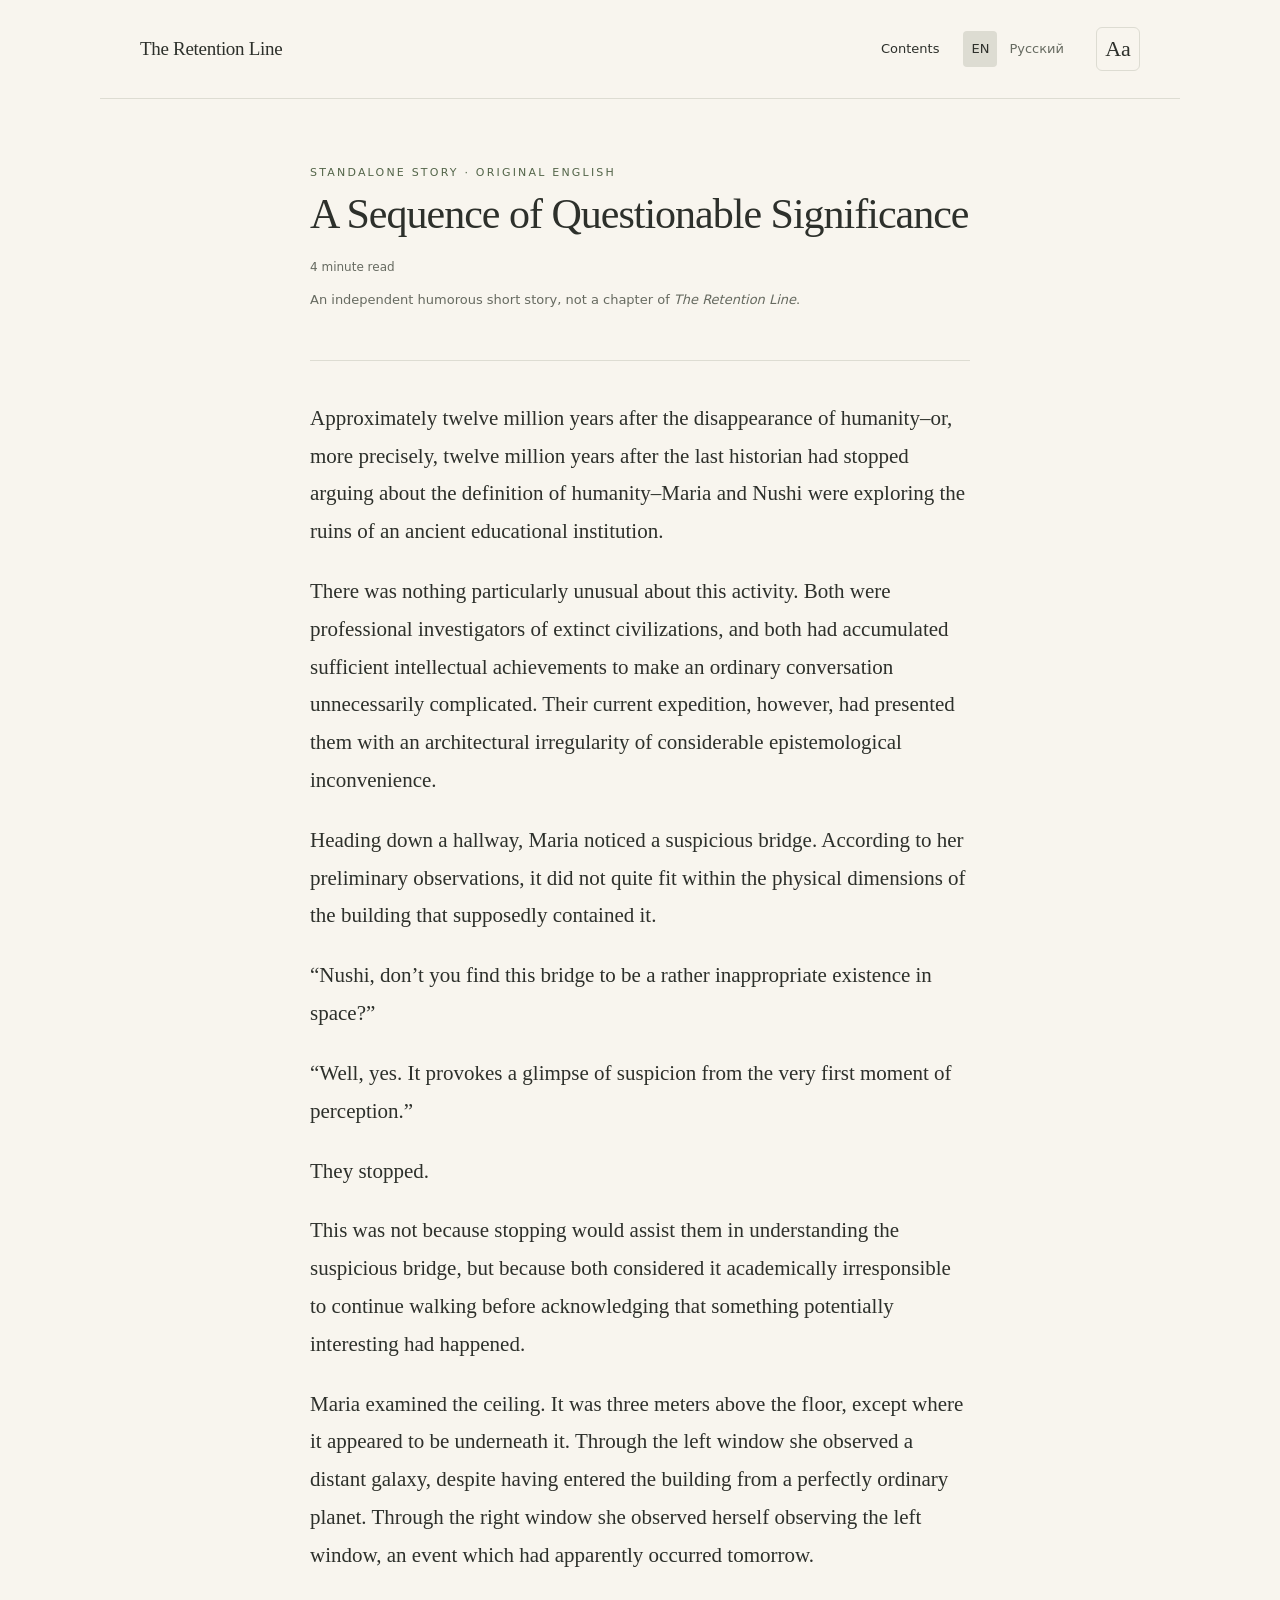
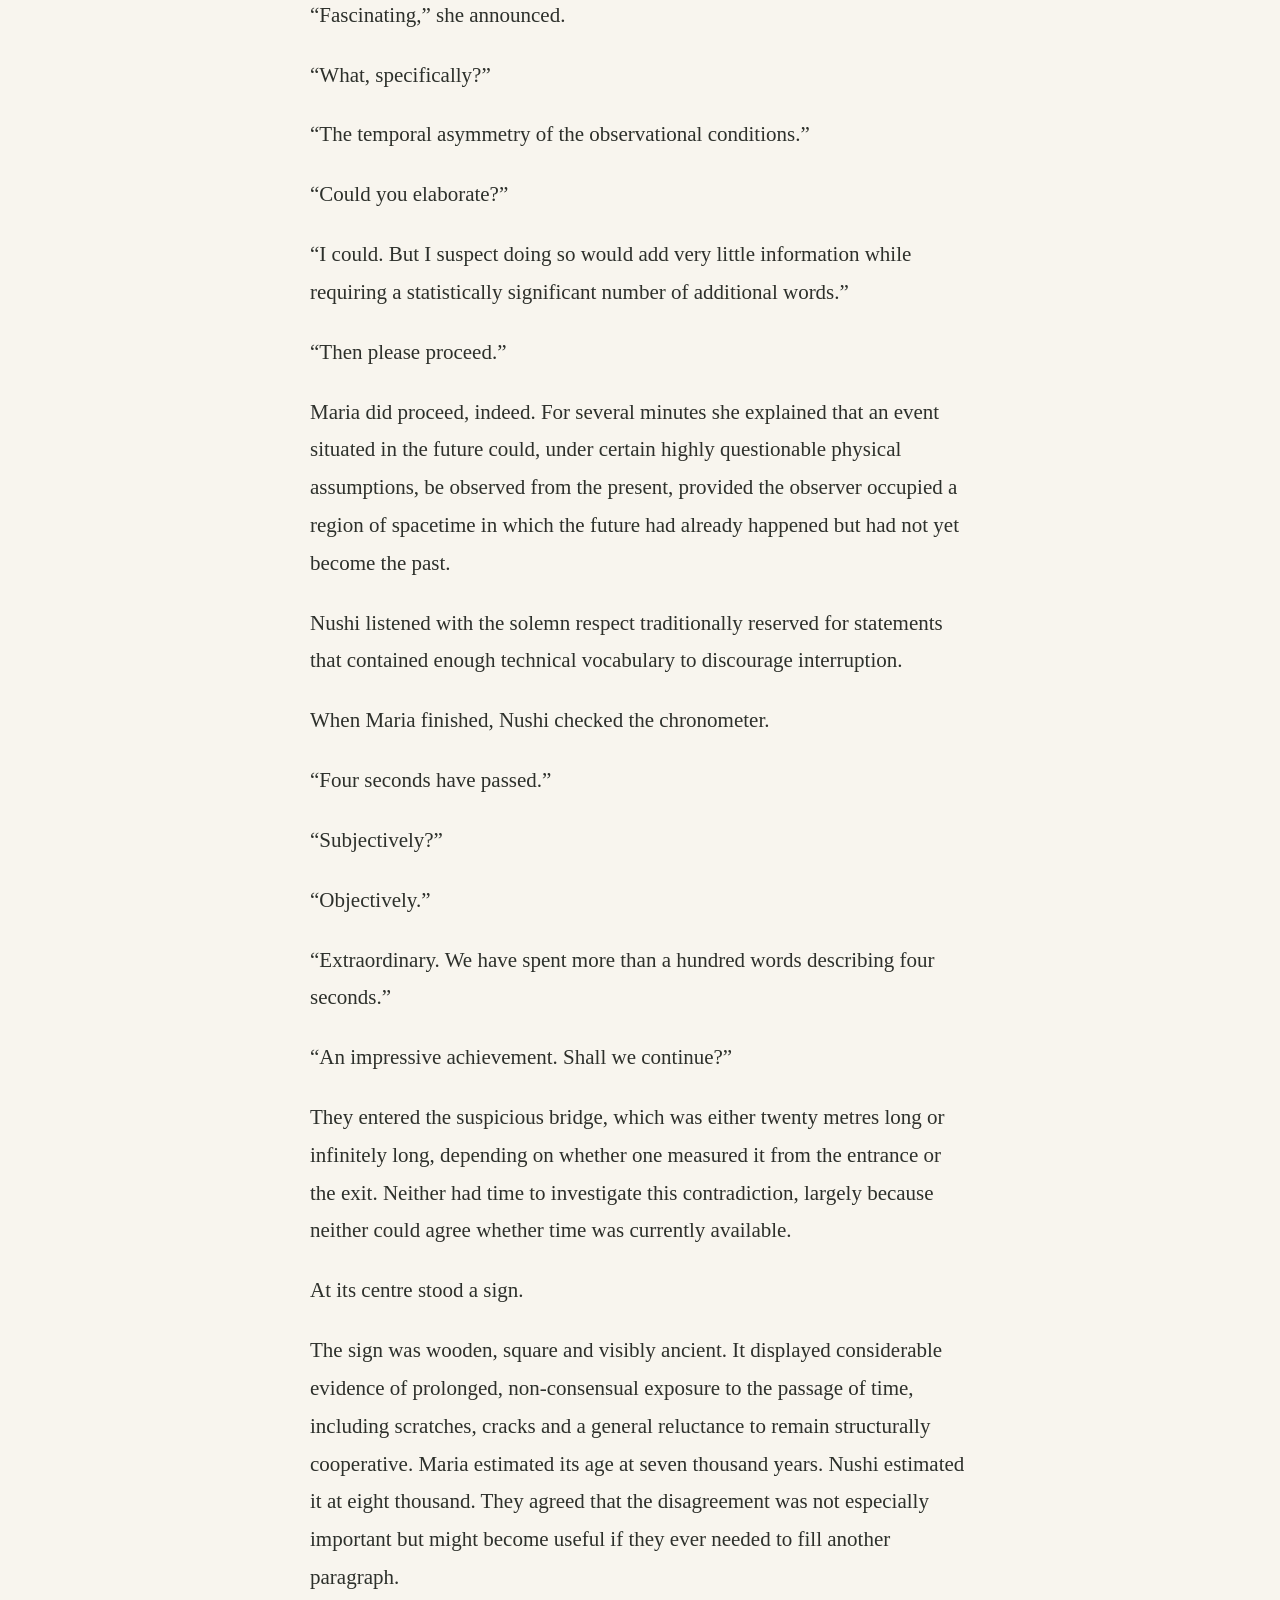
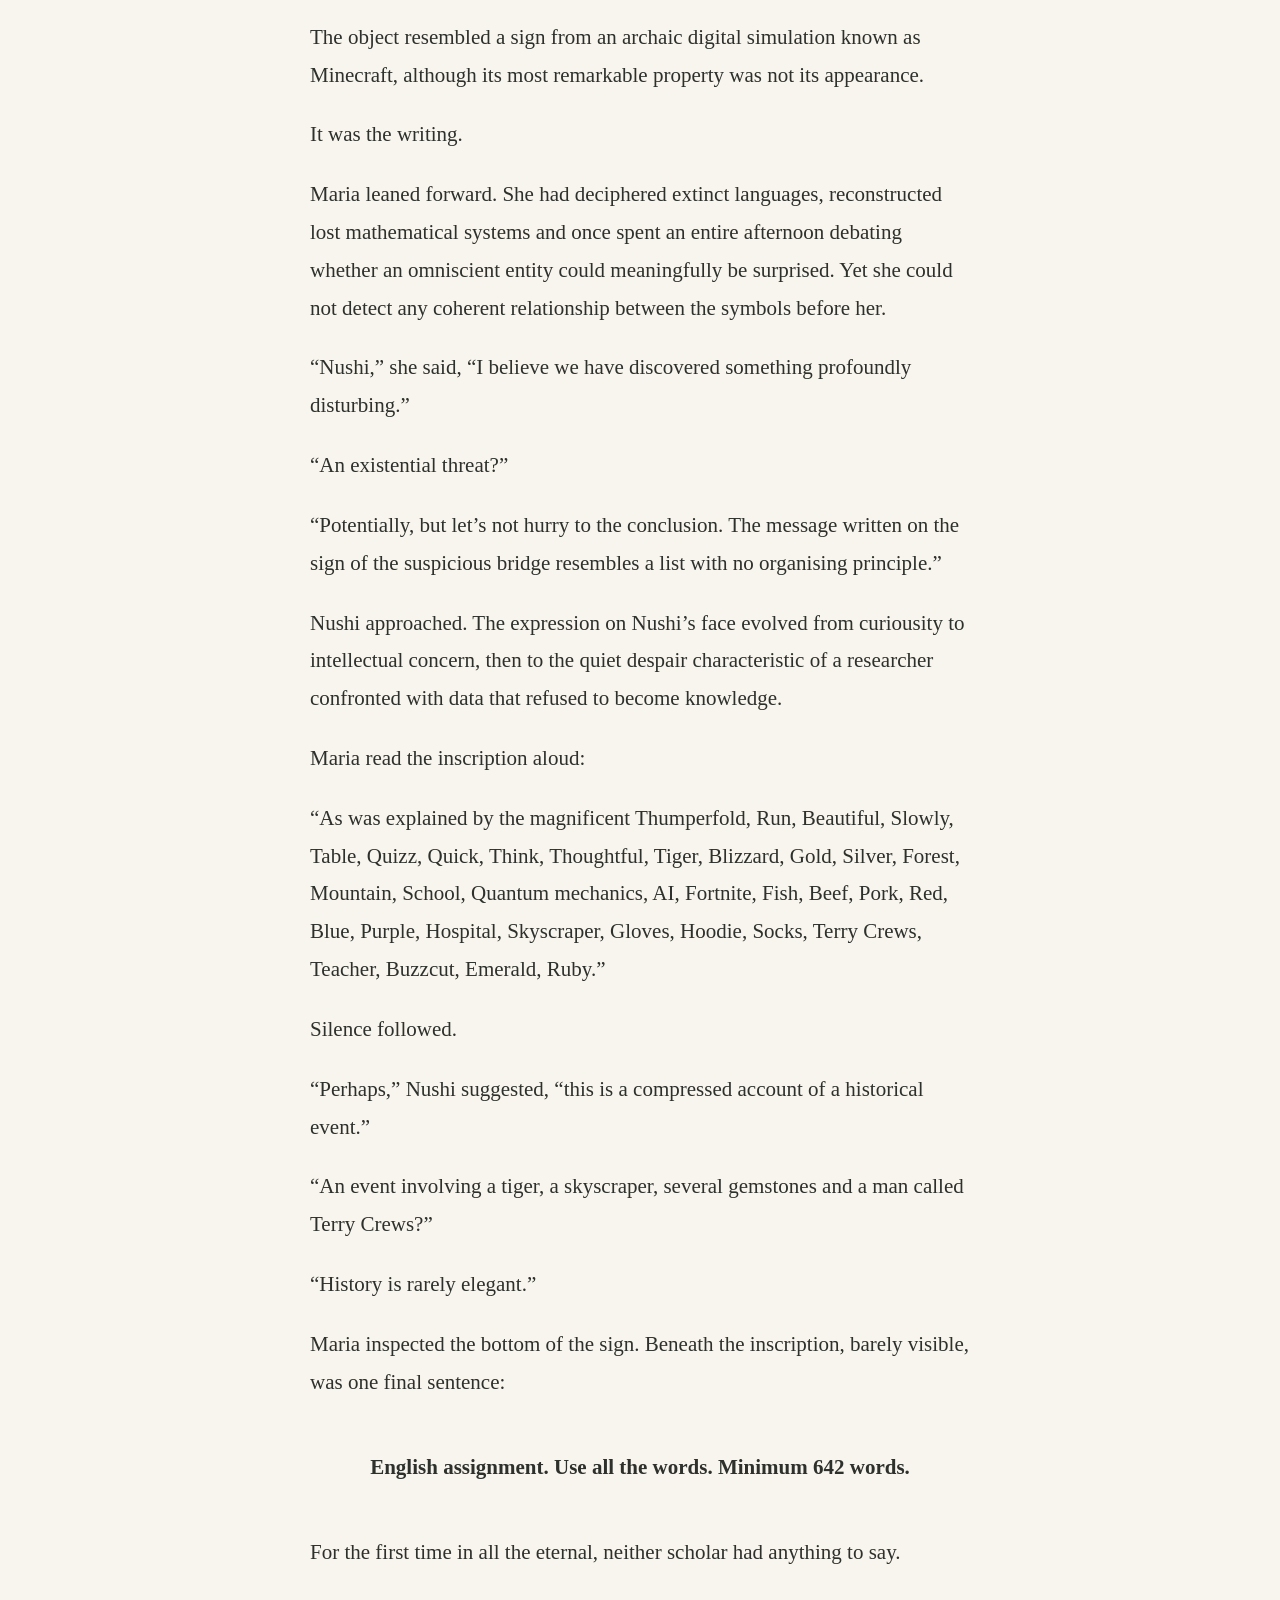
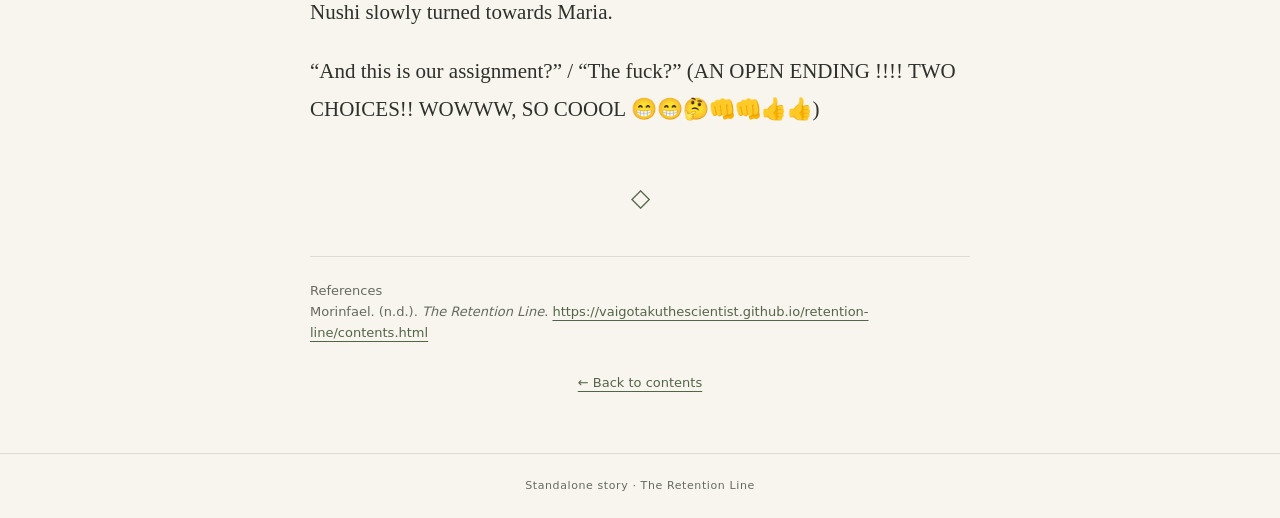
<file: docs/questionable-sequence.html>
<!doctype html>
<html lang="en">
<head>
<meta charset="utf-8">
<meta name="viewport" content="width=device-width, initial-scale=1">
<meta name="color-scheme" content="light dark">
<meta name="description" content="A Sequence of Questionable Significance — the original English short story.">
<title>A Sequence of Questionable Significance · Standalone story</title>
<link rel="alternate" hreflang="en" href="questionable-sequence.html">
<link rel="alternate" hreflang="ru" href="questionable-sequence.ru.html">
<link rel="icon" type="image/svg+xml" href="assets/favicon.svg">
<script src="assets/preferences.js"></script>
<link rel="stylesheet" href="assets/style.css">
<script src="assets/reader.js" defer></script>
<style>
.assignment-reveal { font-weight: 700; text-align: center; padding: 1.2em .4em; }
.standalone-note { margin-top: 14px; font: 13px/1.6 system-ui,sans-serif; color: var(--muted); }
.story-source { font: 13px/1.6 system-ui,sans-serif; color: var(--muted); border-top: 1px solid var(--line); padding-top: 24px; margin: 0 0 30px; }
.story-source a { color: var(--accent); }
</style>
</head>
<body>
<a class="skip" href="#main">Skip to reading</a>
<header class="site-header">
<a class="wordmark" href="contents.html">The Retention Line</a>
<nav class="tools" aria-label="Reader controls">
<a href="contents.html">Contents</a>
<span class="language-switch" role="group" aria-label="Language"><a href="questionable-sequence.html" lang="en" hreflang="en" aria-current="true">EN</a><a href="questionable-sequence.ru.html" lang="ru" hreflang="ru">Русский</a></span>
<details class="settings">
<summary aria-label="Reading settings">Aa</summary>
<div class="settings-panel">
<p class="settings-title">Reading settings</p>
<label for="theme">Page colour</label>
<select id="theme"><option value="system">System</option><option value="light">Paper</option><option value="dark">Night</option></select>
<label for="size">Text size <output id="size-label" for="size">21 px</output></label>
<input type="range" id="size" min="17" max="28" step="1" value="21">
<label for="width">Text width <output id="width-label" for="width">660 px</output></label>
<input type="range" id="width" min="660" max="1500" step="60" value="660" data-full-label="Full width">
</div>
</details>
</nav>
</header>
<main id="main" class="reading" tabindex="-1">
<header class="chapter-heading">
<p class="eyebrow">Standalone story · Original English</p>
<h1>A Sequence of Questionable Significance</h1>
<p class="reading-time">4 minute read</p>
<p class="standalone-note">An independent humorous short story, not a chapter of <em>The Retention Line</em>.</p>
</header>
<article class="prose" aria-label="A Sequence of Questionable Significance">
<p>Approximately twelve million years after the disappearance of humanity–or, more precisely, twelve million years after the last historian had stopped arguing about the definition of humanity–Maria and Nushi were exploring the ruins of an ancient educational institution.</p>
<p>There was nothing particularly unusual about this activity. Both were professional investigators of extinct civilizations, and both had accumulated sufficient intellectual achievements to make an ordinary conversation unnecessarily complicated. Their current expedition, however, had presented them with an architectural irregularity of considerable epistemological inconvenience.</p>
<p>Heading down a hallway, Maria noticed a suspicious bridge. According to her preliminary observations, it did not quite fit within the physical dimensions of the building that supposedly contained it.</p>
<p>“Nushi, don’t you find this bridge to be a rather inappropriate existence in space?”</p>
<p>“Well, yes. It provokes a glimpse of suspicion from the very first moment of perception.”</p>
<p>They stopped.</p>
<p>This was not because stopping would assist them in understanding the suspicious bridge, but because both considered it academically irresponsible to continue walking before acknowledging that something potentially interesting had happened.</p>
<p>Maria examined the ceiling. It was three meters above the floor, except where it appeared to be underneath it. Through the left window she observed a distant galaxy, despite having entered the building from a perfectly ordinary planet. Through the right window she observed herself observing the left window, an event which had apparently occurred tomorrow.</p>
<p>“Fascinating,” she announced.</p>
<p>“What, specifically?”</p>
<p>“The temporal asymmetry of the observational conditions.”</p>
<p>“Could you elaborate?”​</p>
<p>“I could. But I suspect doing so would add very little information while requiring a statistically significant number of additional words.”</p>
<p>“Then please proceed.”</p>
<p>Maria did proceed, indeed. For several minutes she explained that an event situated in the future could, under certain highly questionable physical assumptions, be observed from the present, provided the observer occupied a region of spacetime in which the future had already happened but had not yet become the past.</p>
<p>Nushi listened with the solemn respect traditionally reserved for statements that contained enough technical vocabulary to discourage interruption.</p>
<p>When Maria finished, Nushi checked the chronometer.</p>
<p>“Four seconds have passed.”</p>
<p>“Subjectively?”</p>
<p>“Objectively.”</p>
<p>“Extraordinary. We have spent more than a hundred words describing four seconds.”</p>
<p>“An impressive achievement. Shall we continue?”</p>
<p>They entered the suspicious bridge, which was either twenty metres long or infinitely long, depending on whether one measured it from the entrance or the exit. Neither had time to investigate this contradiction, largely because neither could agree whether time was currently available.</p>
<p>At its centre stood a sign.</p>
<p>The sign was wooden, square and visibly ancient. It displayed considerable evidence of prolonged, non-consensual exposure to the passage of time, including scratches, cracks and a general reluctance to remain structurally cooperative. Maria estimated its age at seven thousand years. Nushi estimated it at eight thousand. They agreed that the disagreement was not especially important but might become useful if they ever needed to fill another paragraph.</p>
<p>The object resembled a sign from an archaic digital simulation known as Minecraft, although its most remarkable property was not its appearance.</p>
<p>It was the writing.</p>
<p>Maria leaned forward. She had deciphered extinct languages, reconstructed lost mathematical systems and once spent an entire afternoon debating whether an omniscient entity could meaningfully be surprised. Yet she could not detect any coherent relationship between the symbols before her.</p>
<p>“Nushi,” she said, “I believe we have discovered something profoundly disturbing.”</p>
<p>“An existential threat?”</p>
<p>“Potentially, but let’s not hurry to the conclusion. The message written on the sign of the suspicious bridge resembles a list with no organising principle.”</p>
<p>Nushi approached. The expression on Nushi’s face evolved from curiousity to intellectual concern, then to the quiet despair characteristic of a researcher confronted with data that refused to become knowledge.</p>
<p>Maria read the inscription aloud:</p>
<p>“As was explained by the magnificent Thumperfold, Run, Beautiful, Slowly, Table, Quizz, Quick, Think, Thoughtful, Tiger, Blizzard, Gold, Silver, Forest, Mountain, School, Quantum mechanics, AI, Fortnite, Fish, Beef, Pork, Red, Blue, Purple, Hospital, Skyscraper, Gloves, Hoodie, Socks, Terry Crews, Teacher, Buzzcut, Emerald, Ruby.”</p>
<p>Silence followed.</p>
<p>“Perhaps,” Nushi suggested, “this is a compressed account of a historical event.”</p>
<p>“An event involving a tiger, a skyscraper, several gemstones and a man called Terry Crews?”</p>
<p>“History is rarely elegant.”</p>
<p>Maria inspected the bottom of the sign. Beneath the inscription, barely visible, was one final sentence:</p>
<p class="assignment-reveal">English assignment. Use all the words. Minimum 642 words.</p>
<p>For the first time in all the eternal, neither scholar had anything to say.</p>
<p>Nushi slowly turned towards Maria.</p>
<p>“And this is our assignment?” / “The fuck?” (AN OPEN ENDING !!!! TWO CHOICES!! WOWWW, SO COOOL            😁😁🤔👊👊👍👍)</p>
</article>
<div class="end-mark" aria-hidden="true">◇</div>
<p class="story-source">References<br>Morinfael. (n.d.). <em>The Retention Line</em>. <a href="contents.html">https://vaigotakuthescientist.github.io/retention-line/contents.html</a></p>
<a class="back-contents" href="contents.html">← Back to contents</a>
</main>
<footer class="site-footer">Standalone story · The Retention Line</footer>
</body>
</html>
</file>
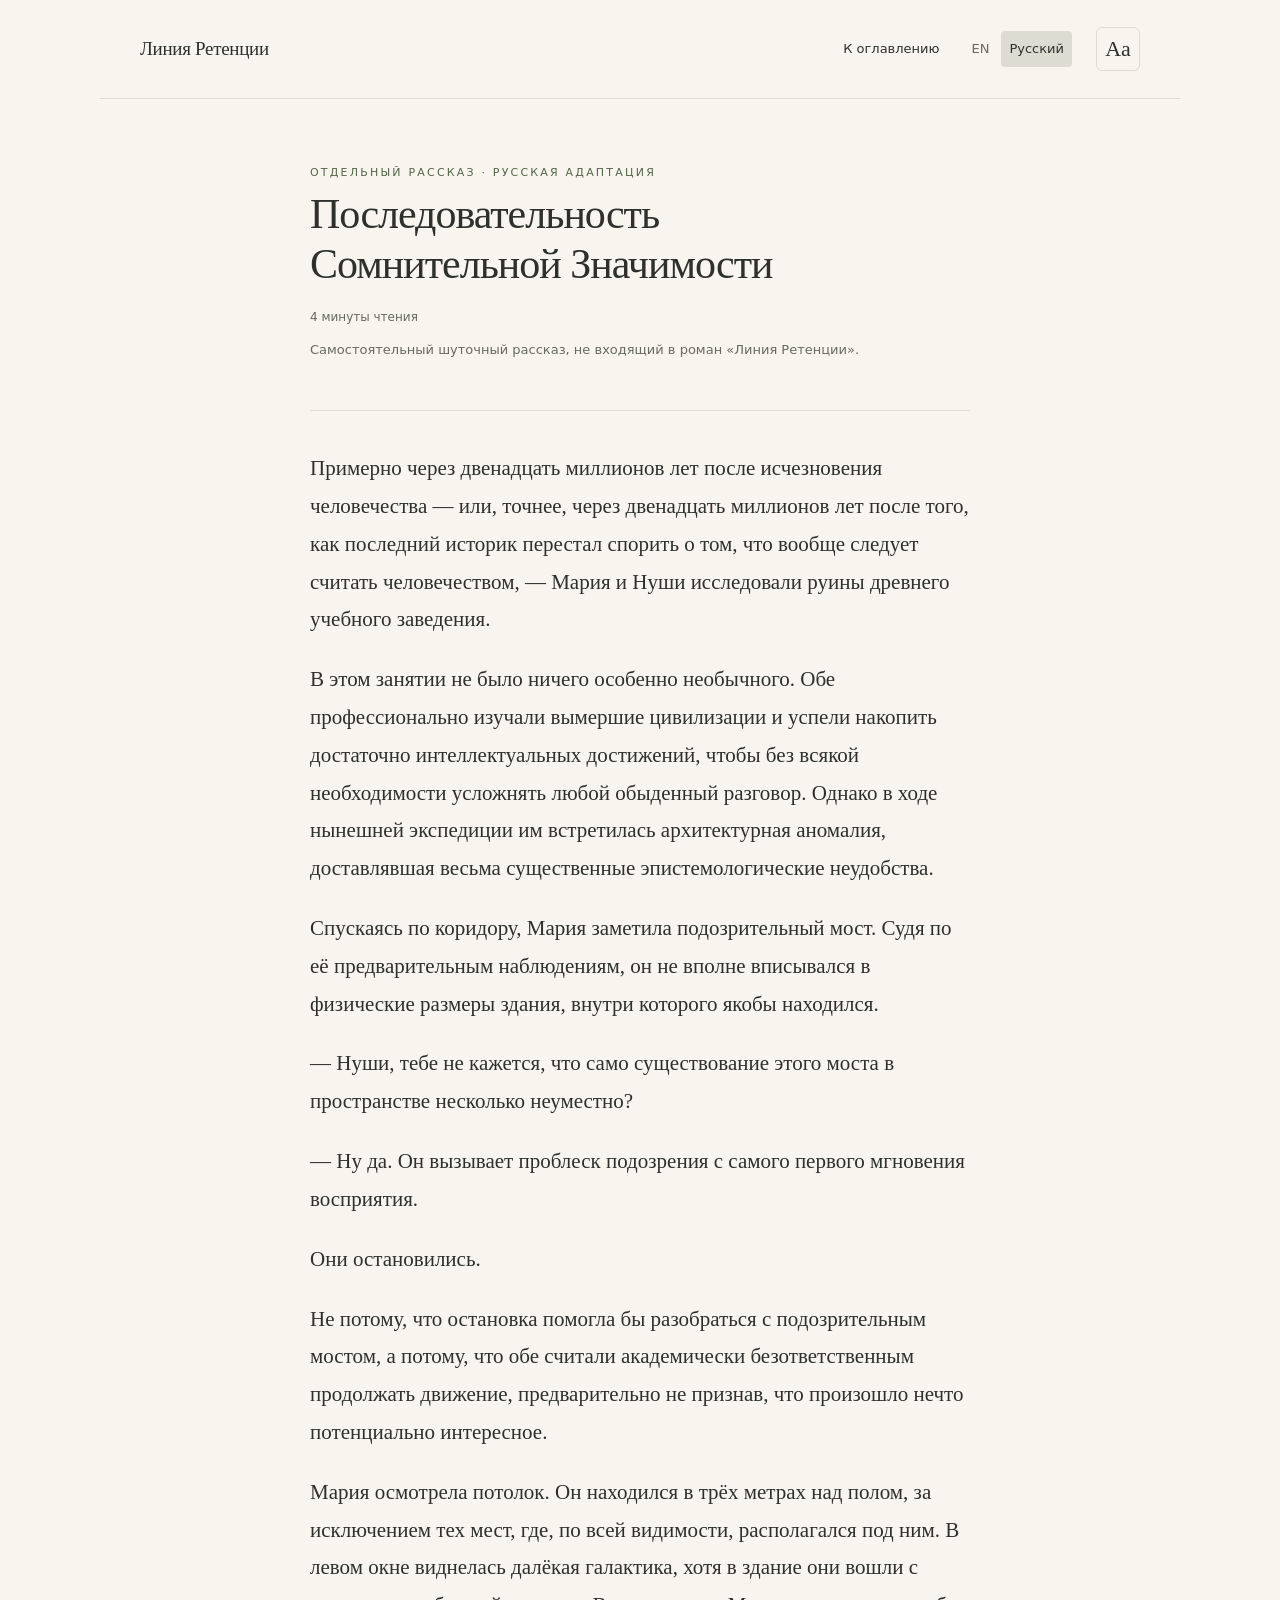
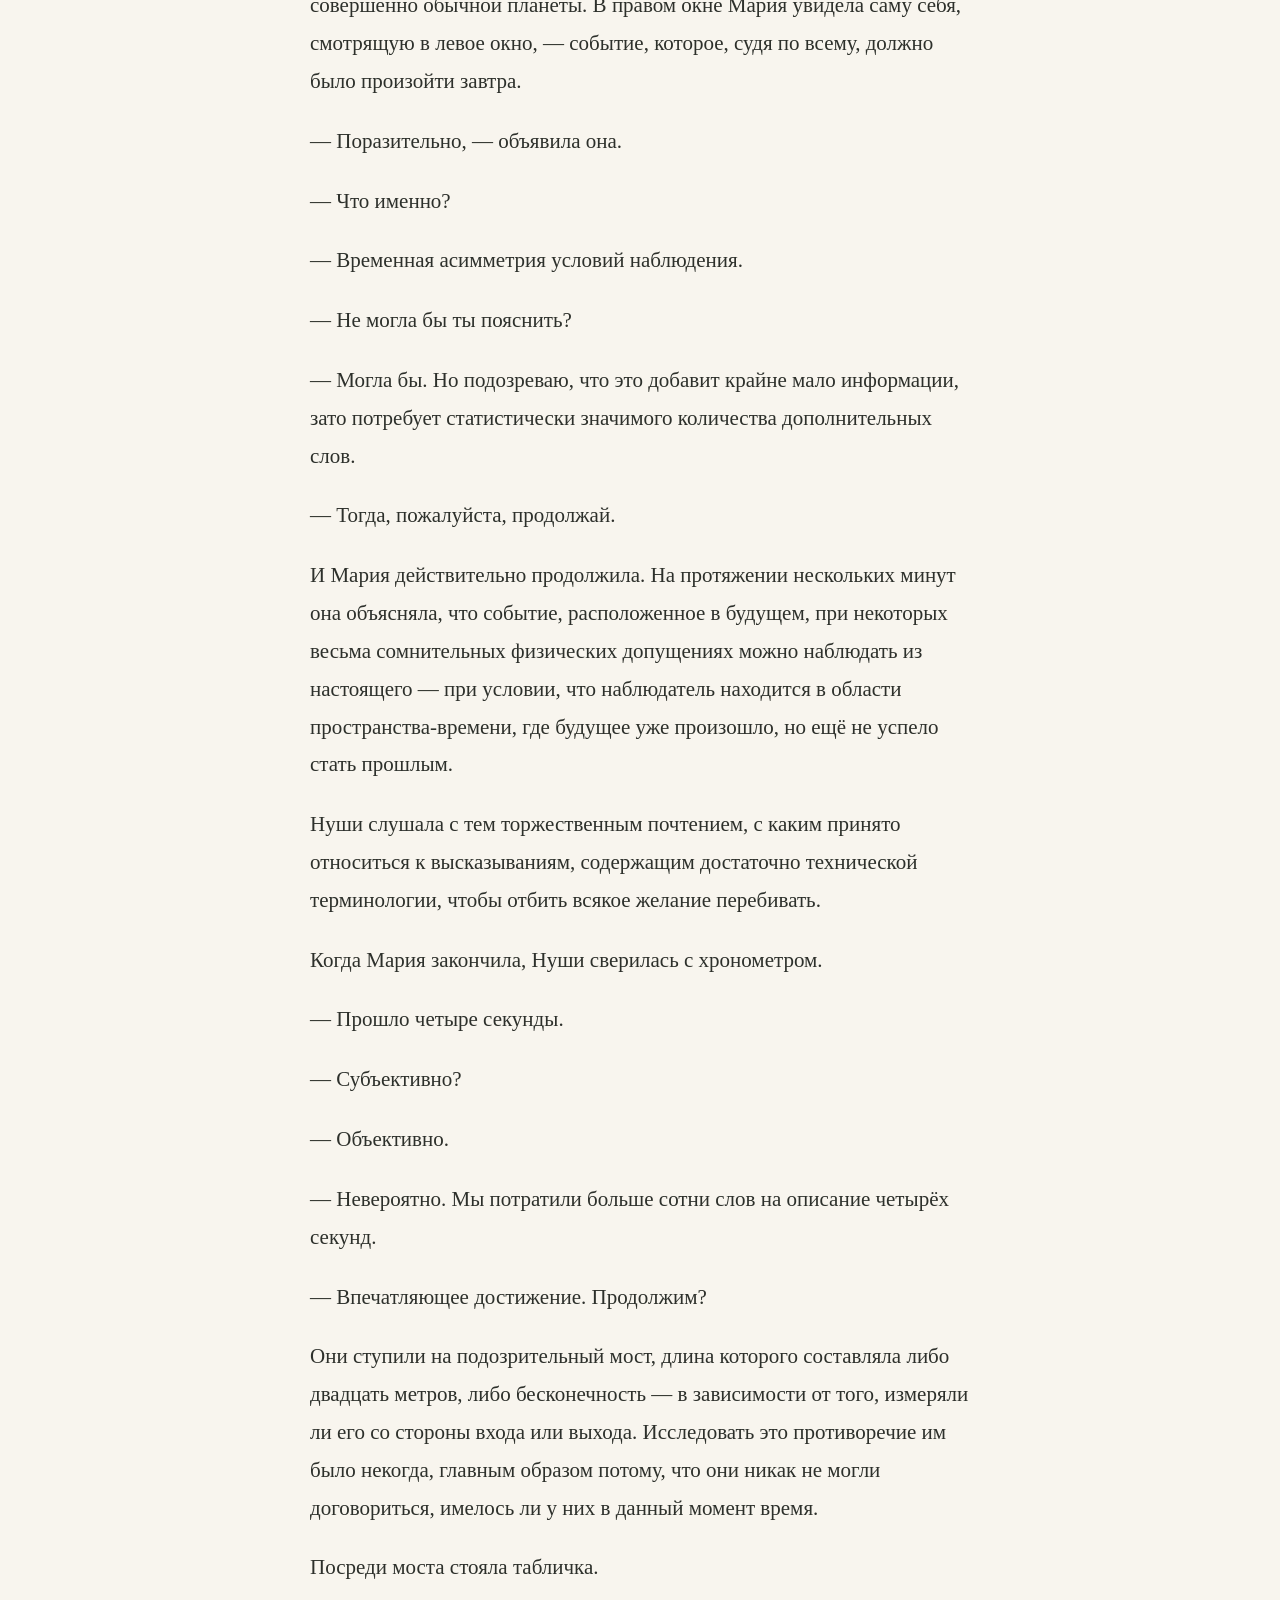
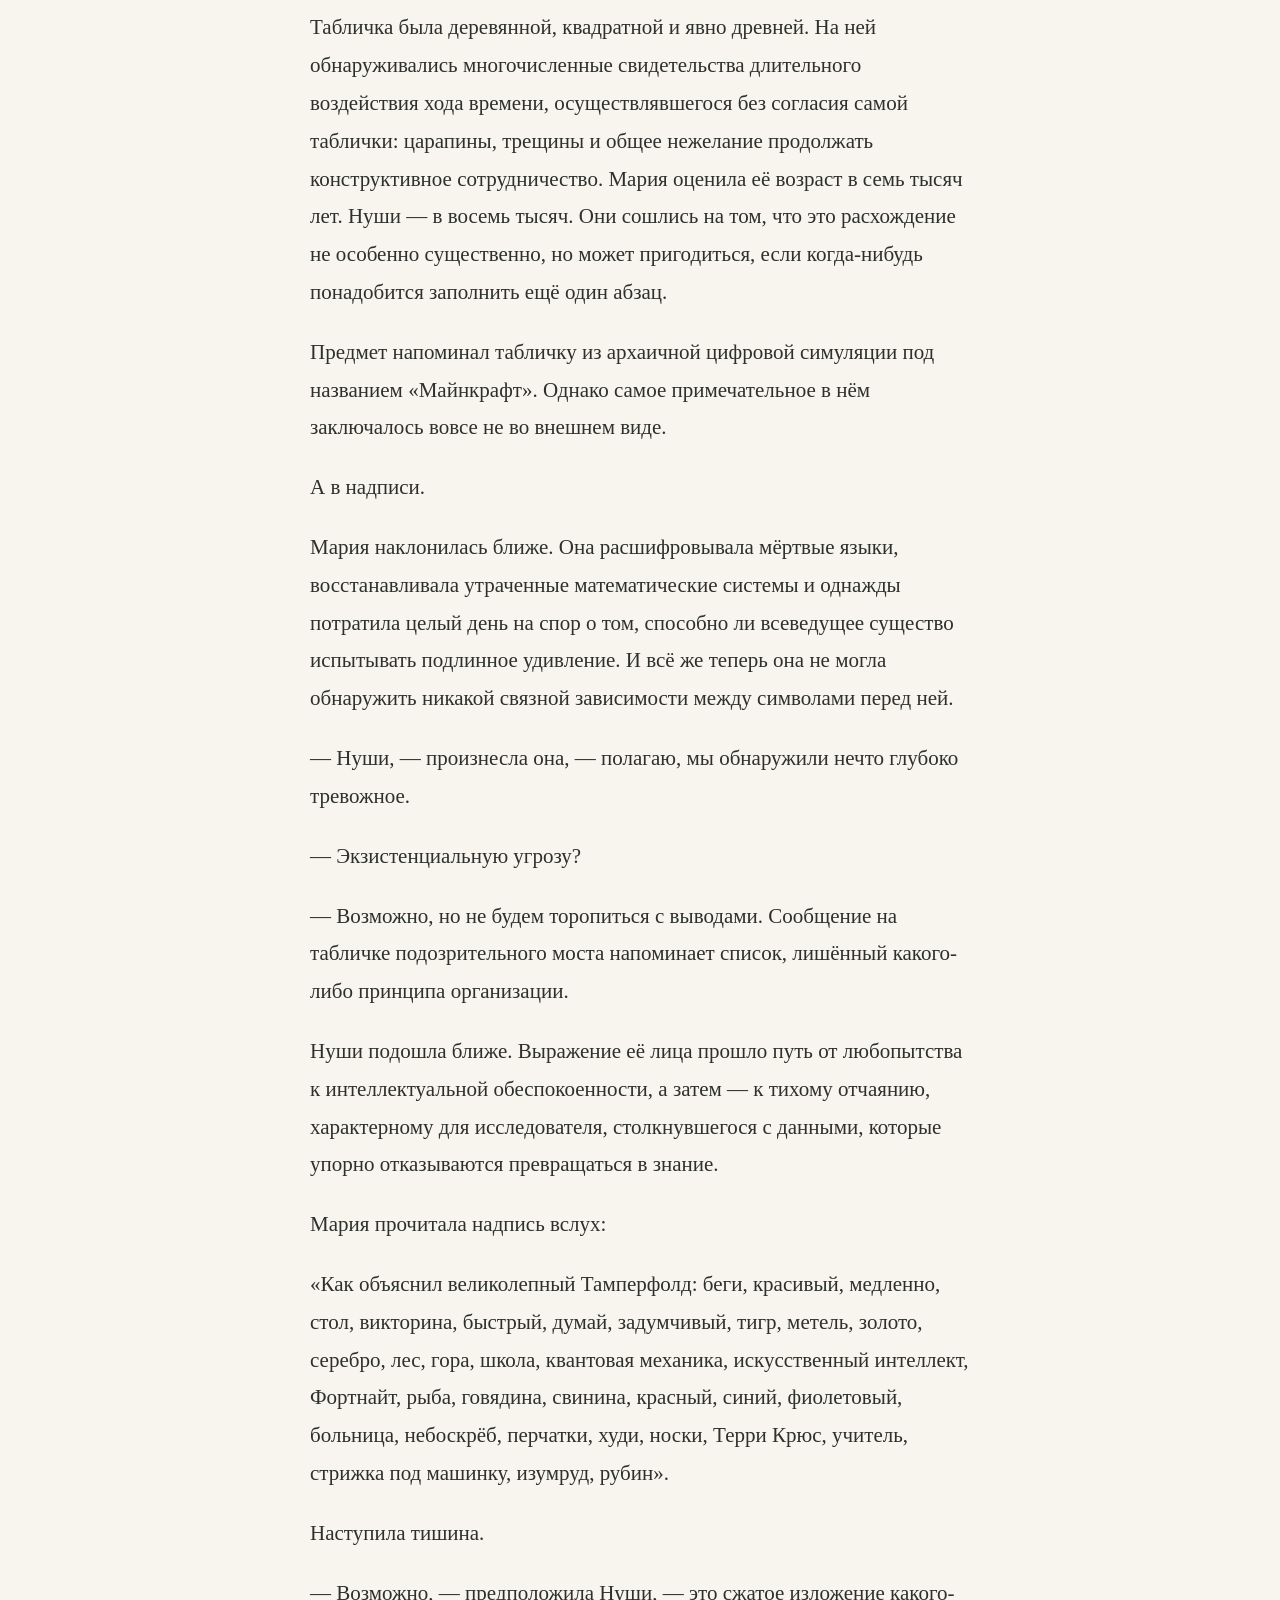
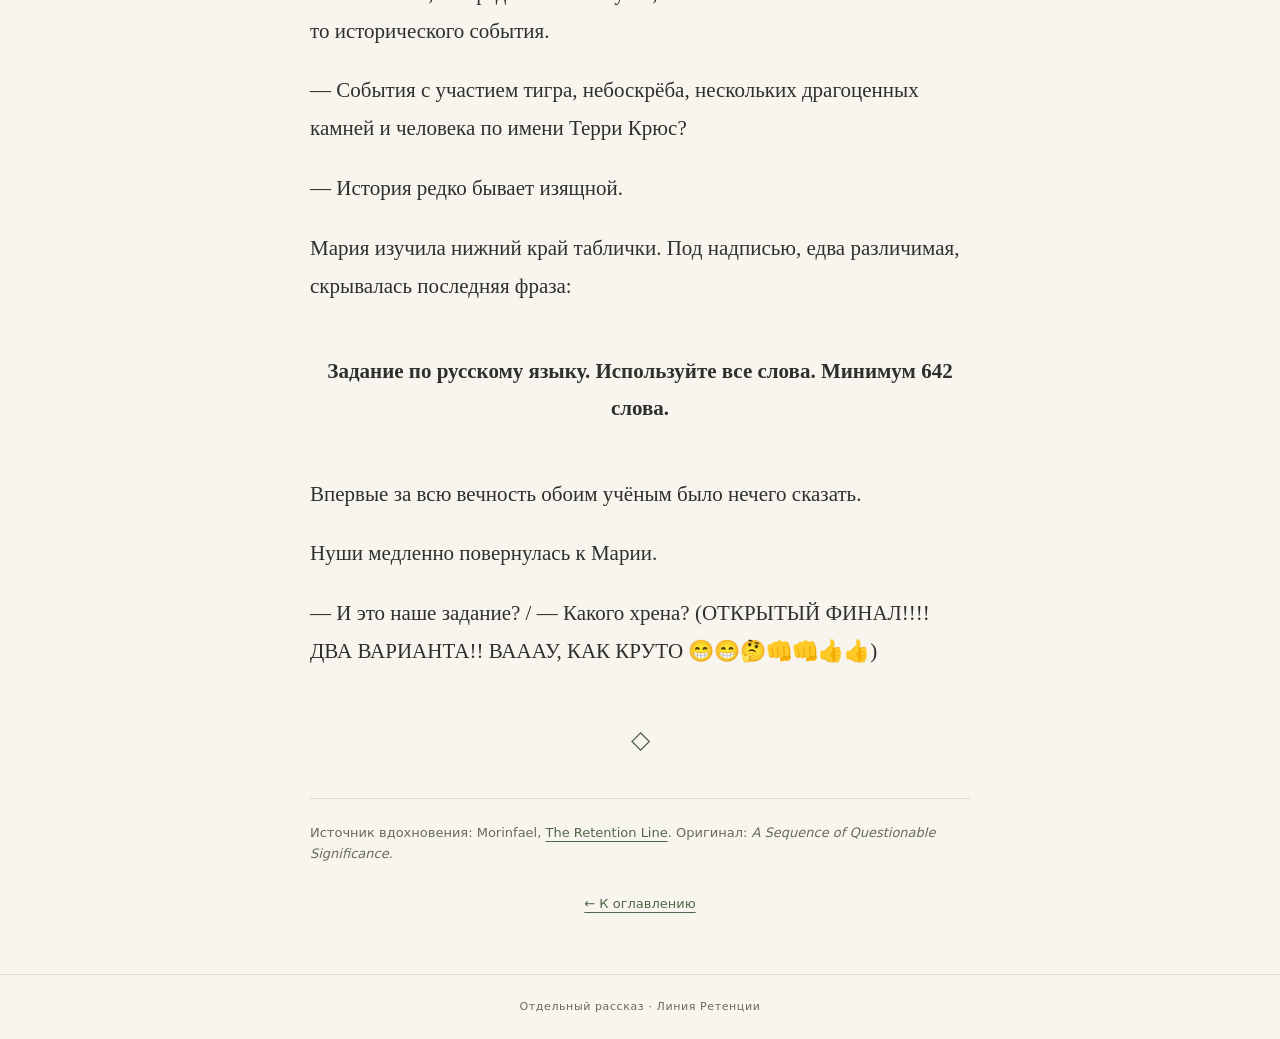
<file: docs/questionable-sequence.ru.html>
<!doctype html>
<html lang="ru">
<head>
<meta charset="utf-8">
<meta name="viewport" content="width=device-width, initial-scale=1">
<meta name="color-scheme" content="light dark">
<meta name="description" content="Последовательность Сомнительной Значимости — отдельный юмористический рассказ, русская адаптация.">
<title>Последовательность Сомнительной Значимости · Отдельный рассказ</title>
<link rel="alternate" hreflang="en" href="questionable-sequence.html">
<link rel="alternate" hreflang="ru" href="questionable-sequence.ru.html">
<link rel="icon" type="image/svg+xml" href="assets/favicon.svg">
<script src="assets/preferences.js"></script>
<link rel="stylesheet" href="assets/style.css">
<script src="assets/reader.js" defer></script>
<style>
.assignment-reveal { font-weight: 700; text-align: center; padding: 1.2em .4em; }
.standalone-note { margin-top: 14px; font: 13px/1.6 system-ui,sans-serif; color: var(--muted); }
.story-source { font: 13px/1.6 system-ui,sans-serif; color: var(--muted); border-top: 1px solid var(--line); padding-top: 24px; margin: 0 0 30px; }
.story-source a { color: var(--accent); }
</style>
</head>
<body>
<a class="skip" href="#main">Перейти к чтению</a>
<header class="site-header">
<a class="wordmark" href="contents.ru.html">Линия Ретенции</a>
<nav class="tools" aria-label="Настройки чтения">
<a href="contents.ru.html">К оглавлению</a>
<span class="language-switch" role="group" aria-label="Язык"><a href="questionable-sequence.html" lang="en" hreflang="en">EN</a><a href="questionable-sequence.ru.html" lang="ru" hreflang="ru" aria-current="true">Русский</a></span>
<details class="settings">
<summary aria-label="Настройки чтения">Aa</summary>
<div class="settings-panel">
<p class="settings-title">Настройки чтения</p>
<label for="theme">Цвет страницы</label>
<select id="theme"><option value="system">Как в системе</option><option value="light">Бумага</option><option value="dark">Ночь</option></select>
<label for="size">Размер текста <output id="size-label" for="size">21 px</output></label>
<input type="range" id="size" min="17" max="28" step="1" value="21">
<label for="width">Ширина текста <output id="width-label" for="width">660 px</output></label>
<input type="range" id="width" min="660" max="1500" step="60" value="660" data-full-label="Во всю ширину">
</div>
</details>
</nav>
</header>
<main id="main" class="reading" tabindex="-1">
<header class="chapter-heading">
<p class="eyebrow">Отдельный рассказ · Русская адаптация</p>
<h1>Последовательность Сомнительной Значимости</h1>
<p class="reading-time">4 минуты чтения</p>
<p class="standalone-note">Самостоятельный шуточный рассказ, не входящий в роман «Линия Ретенции».</p>
</header>
<article class="prose" aria-label="Последовательность Сомнительной Значимости">
<p>Примерно через двенадцать миллионов лет после исчезновения человечества — или, точнее, через двенадцать миллионов лет после того, как последний историк перестал спорить о том, что вообще следует считать человечеством, — Мария и Нуши исследовали руины древнего учебного заведения.</p>
<p>В этом занятии не было ничего особенно необычного. Обе профессионально изучали вымершие цивилизации и успели накопить достаточно интеллектуальных достижений, чтобы без всякой необходимости усложнять любой обыденный разговор. Однако в ходе нынешней экспедиции им встретилась архитектурная аномалия, доставлявшая весьма существенные эпистемологические неудобства.</p>
<p>Спускаясь по коридору, Мария заметила подозрительный мост. Судя по её предварительным наблюдениям, он не вполне вписывался в физические размеры здания, внутри которого якобы находился.</p>
<p>— Нуши, тебе не кажется, что само существование этого моста в пространстве несколько неуместно?</p>
<p>— Ну да. Он вызывает проблеск подозрения с самого первого мгновения восприятия.</p>
<p>Они остановились.</p>
<p>Не потому, что остановка помогла бы разобраться с подозрительным мостом, а потому, что обе считали академически безответственным продолжать движение, предварительно не признав, что произошло нечто потенциально интересное.</p>
<p>Мария осмотрела потолок. Он находился в трёх метрах над полом, за исключением тех мест, где, по всей видимости, располагался под ним. В левом окне виднелась далёкая галактика, хотя в здание они вошли с совершенно обычной планеты. В правом окне Мария увидела саму себя, смотрящую в левое окно, — событие, которое, судя по всему, должно было произойти завтра.</p>
<p>— Поразительно, — объявила она.</p>
<p>— Что именно?</p>
<p>— Временная асимметрия условий наблюдения.</p>
<p>— Не могла бы ты пояснить?</p>
<p>— Могла бы. Но подозреваю, что это добавит крайне мало информации, зато потребует статистически значимого количества дополнительных слов.</p>
<p>— Тогда, пожалуйста, продолжай.</p>
<p>И Мария действительно продолжила. На протяжении нескольких минут она объясняла, что событие, расположенное в будущем, при некоторых весьма сомнительных физических допущениях можно наблюдать из настоящего — при условии, что наблюдатель находится в области пространства-времени, где будущее уже произошло, но ещё не успело стать прошлым.</p>
<p>Нуши слушала с тем торжественным почтением, с каким принято относиться к высказываниям, содержащим достаточно технической терминологии, чтобы отбить всякое желание перебивать.</p>
<p>Когда Мария закончила, Нуши сверилась с хронометром.</p>
<p>— Прошло четыре секунды.</p>
<p>— Субъективно?</p>
<p>— Объективно.</p>
<p>— Невероятно. Мы потратили больше сотни слов на описание четырёх секунд.</p>
<p>— Впечатляющее достижение. Продолжим?</p>
<p>Они ступили на подозрительный мост, длина которого составляла либо двадцать метров, либо бесконечность — в зависимости от того, измеряли ли его со стороны входа или выхода. Исследовать это противоречие им было некогда, главным образом потому, что они никак не могли договориться, имелось ли у них в данный момент время.</p>
<p>Посреди моста стояла табличка.</p>
<p>Табличка была деревянной, квадратной и явно древней. На ней обнаруживались многочисленные свидетельства длительного воздействия хода времени, осуществлявшегося без согласия самой таблички: царапины, трещины и общее нежелание продолжать конструктивное сотрудничество. Мария оценила её возраст в семь тысяч лет. Нуши — в восемь тысяч. Они сошлись на том, что это расхождение не особенно существенно, но может пригодиться, если когда-нибудь понадобится заполнить ещё один абзац.</p>
<p>Предмет напоминал табличку из архаичной цифровой симуляции под названием «Майнкрафт». Однако самое примечательное в нём заключалось вовсе не во внешнем виде.</p>
<p>А в надписи.</p>
<p>Мария наклонилась ближе. Она расшифровывала мёртвые языки, восстанавливала утраченные математические системы и однажды потратила целый день на спор о том, способно ли всеведущее существо испытывать подлинное удивление. И всё же теперь она не могла обнаружить никакой связной зависимости между символами перед ней.</p>
<p>— Нуши, — произнесла она, — полагаю, мы обнаружили нечто глубоко тревожное.</p>
<p>— Экзистенциальную угрозу?</p>
<p>— Возможно, но не будем торопиться с выводами. Сообщение на табличке подозрительного моста напоминает список, лишённый какого-либо принципа организации.</p>
<p>Нуши подошла ближе. Выражение её лица прошло путь от любопытства к интеллектуальной обеспокоенности, а затем — к тихому отчаянию, характерному для исследователя, столкнувшегося с данными, которые упорно отказываются превращаться в знание.</p>
<p>Мария прочитала надпись вслух:</p>
<p>«Как объяснил великолепный Тамперфолд: беги, красивый, медленно, стол, викторина, быстрый, думай, задумчивый, тигр, метель, золото, серебро, лес, гора, школа, квантовая механика, искусственный интеллект, Фортнайт, рыба, говядина, свинина, красный, синий, фиолетовый, больница, небоскрёб, перчатки, худи, носки, Терри Крюс, учитель, стрижка под машинку, изумруд, рубин».</p>
<p>Наступила тишина.</p>
<p>— Возможно, — предположила Нуши, — это сжатое изложение какого-то исторического события.</p>
<p>— События с участием тигра, небоскрёба, нескольких драгоценных камней и человека по имени Терри Крюс?</p>
<p>— История редко бывает изящной.</p>
<p>Мария изучила нижний край таблички. Под надписью, едва различимая, скрывалась последняя фраза:</p>
<p class="assignment-reveal">Задание по русскому языку. Используйте все слова. Минимум 642 слова.</p>
<p>Впервые за всю вечность обоим учёным было нечего сказать.</p>
<p>Нуши медленно повернулась к Марии.</p>
<p>— И это наше задание? / — Какого хрена? (ОТКРЫТЫЙ ФИНАЛ!!!! ДВА ВАРИАНТА!! ВАААУ, КАК КРУТО 😁😁🤔👊👊👍👍)</p>
</article>
<div class="end-mark" aria-hidden="true">◇</div>
<p class="story-source">Источник вдохновения: Morinfael, <a href="contents.html">The Retention Line</a>. Оригинал: <em>A Sequence of Questionable Significance</em>.</p>
<a class="back-contents" href="contents.ru.html">← К оглавлению</a>
</main>
<footer class="site-footer">Отдельный рассказ · Линия Ретенции</footer>
</body>
</html>
</file>
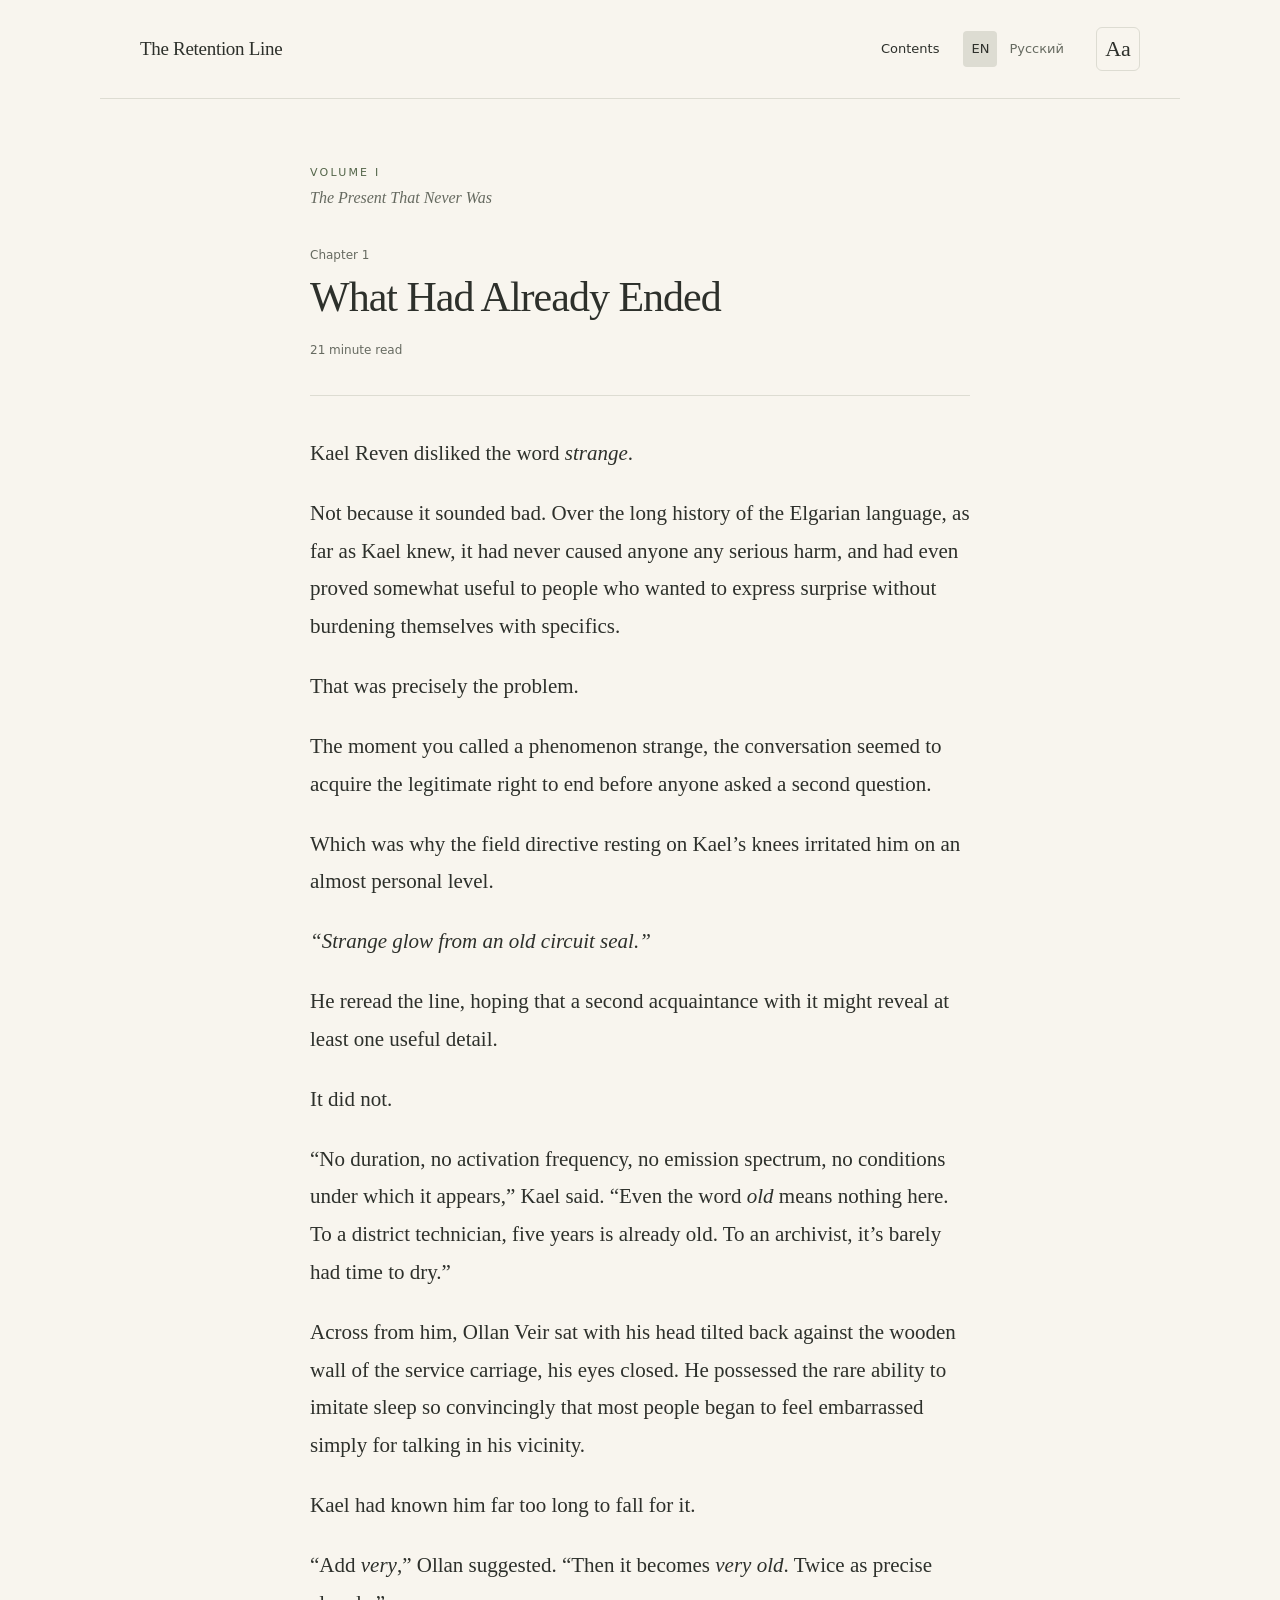
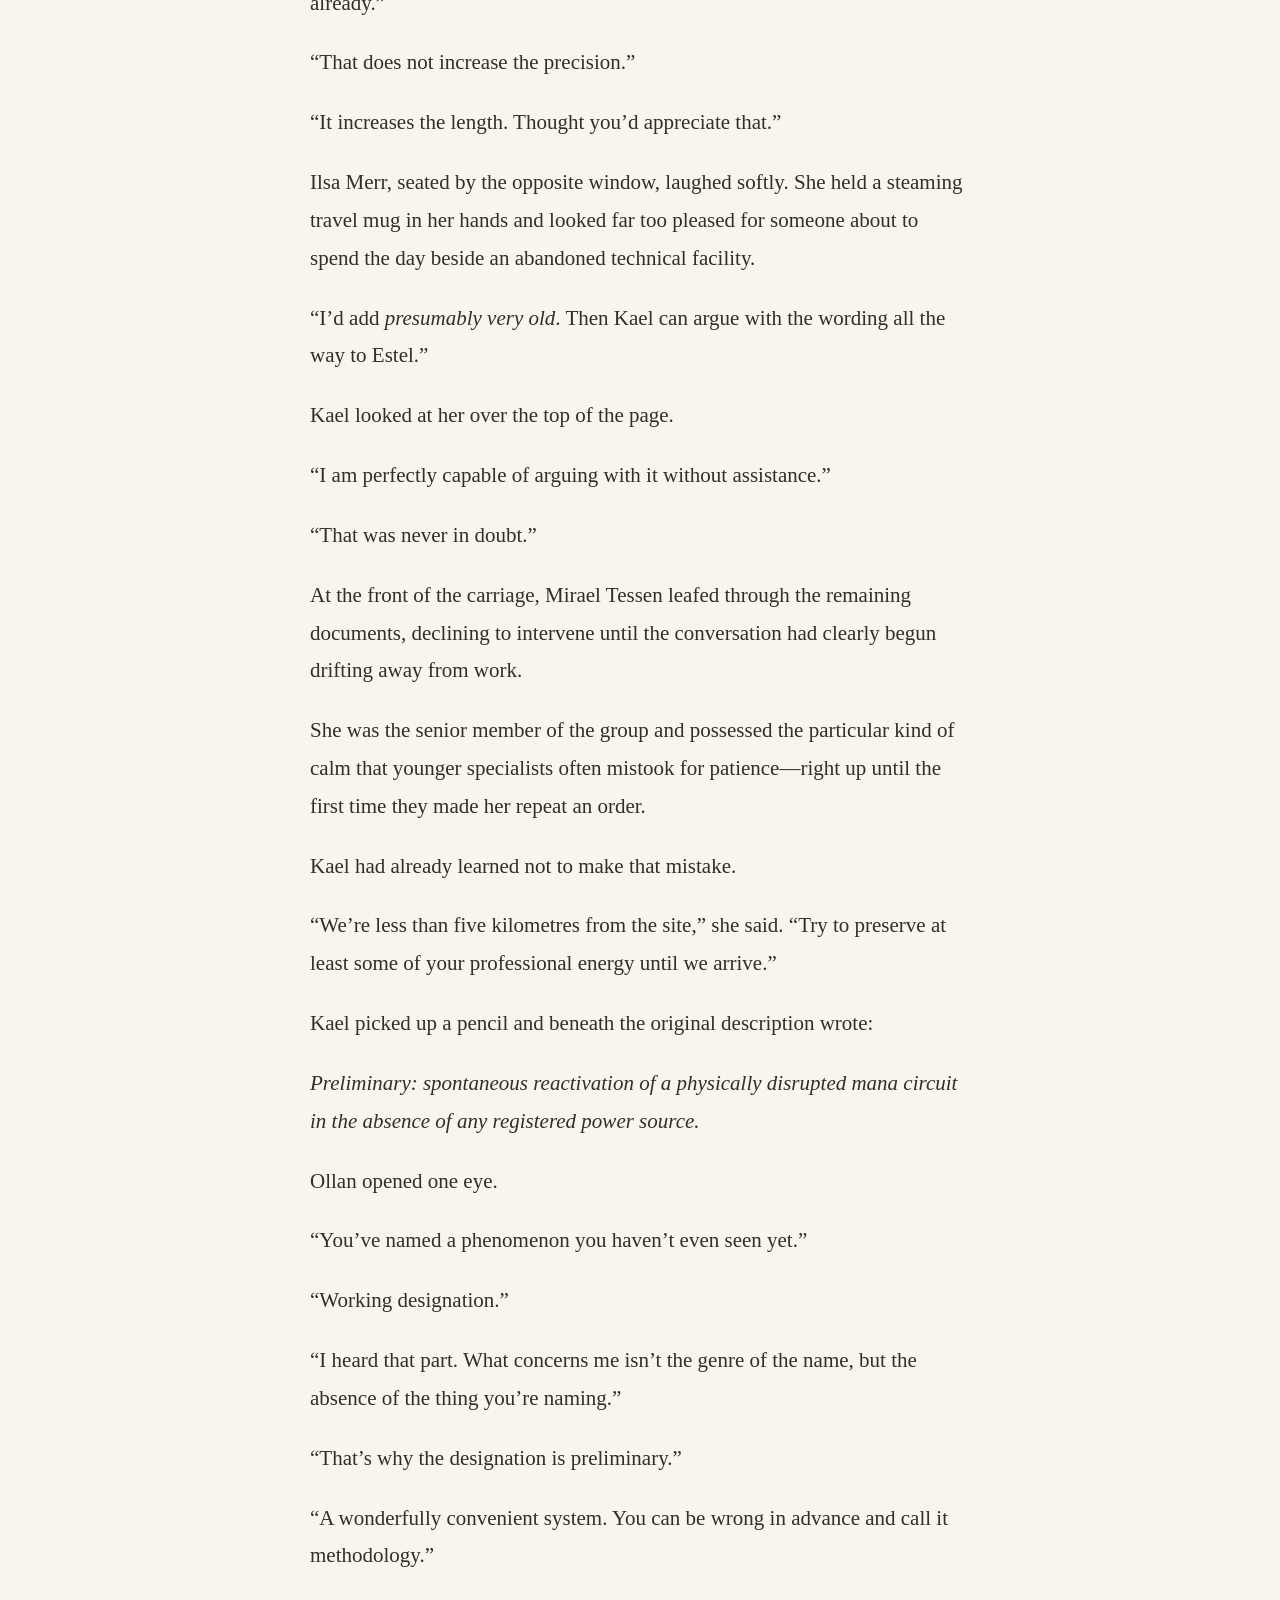
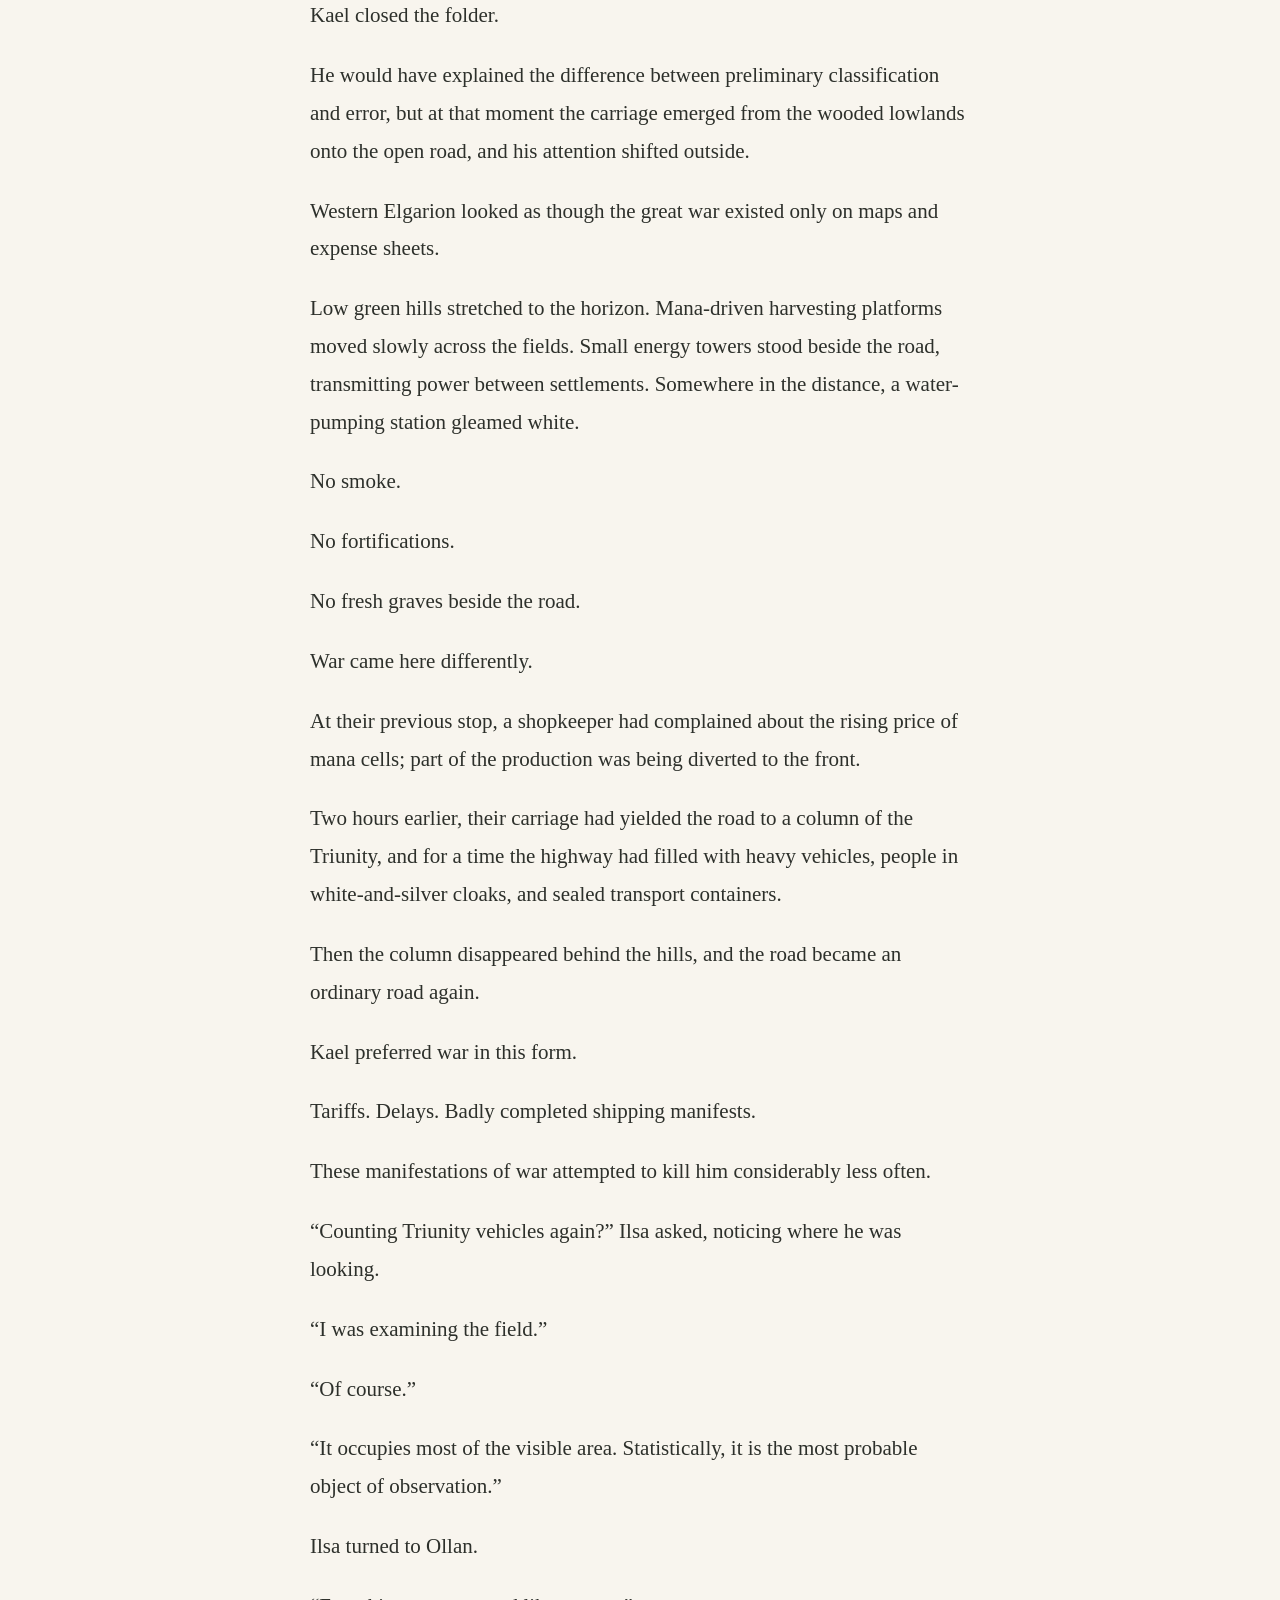
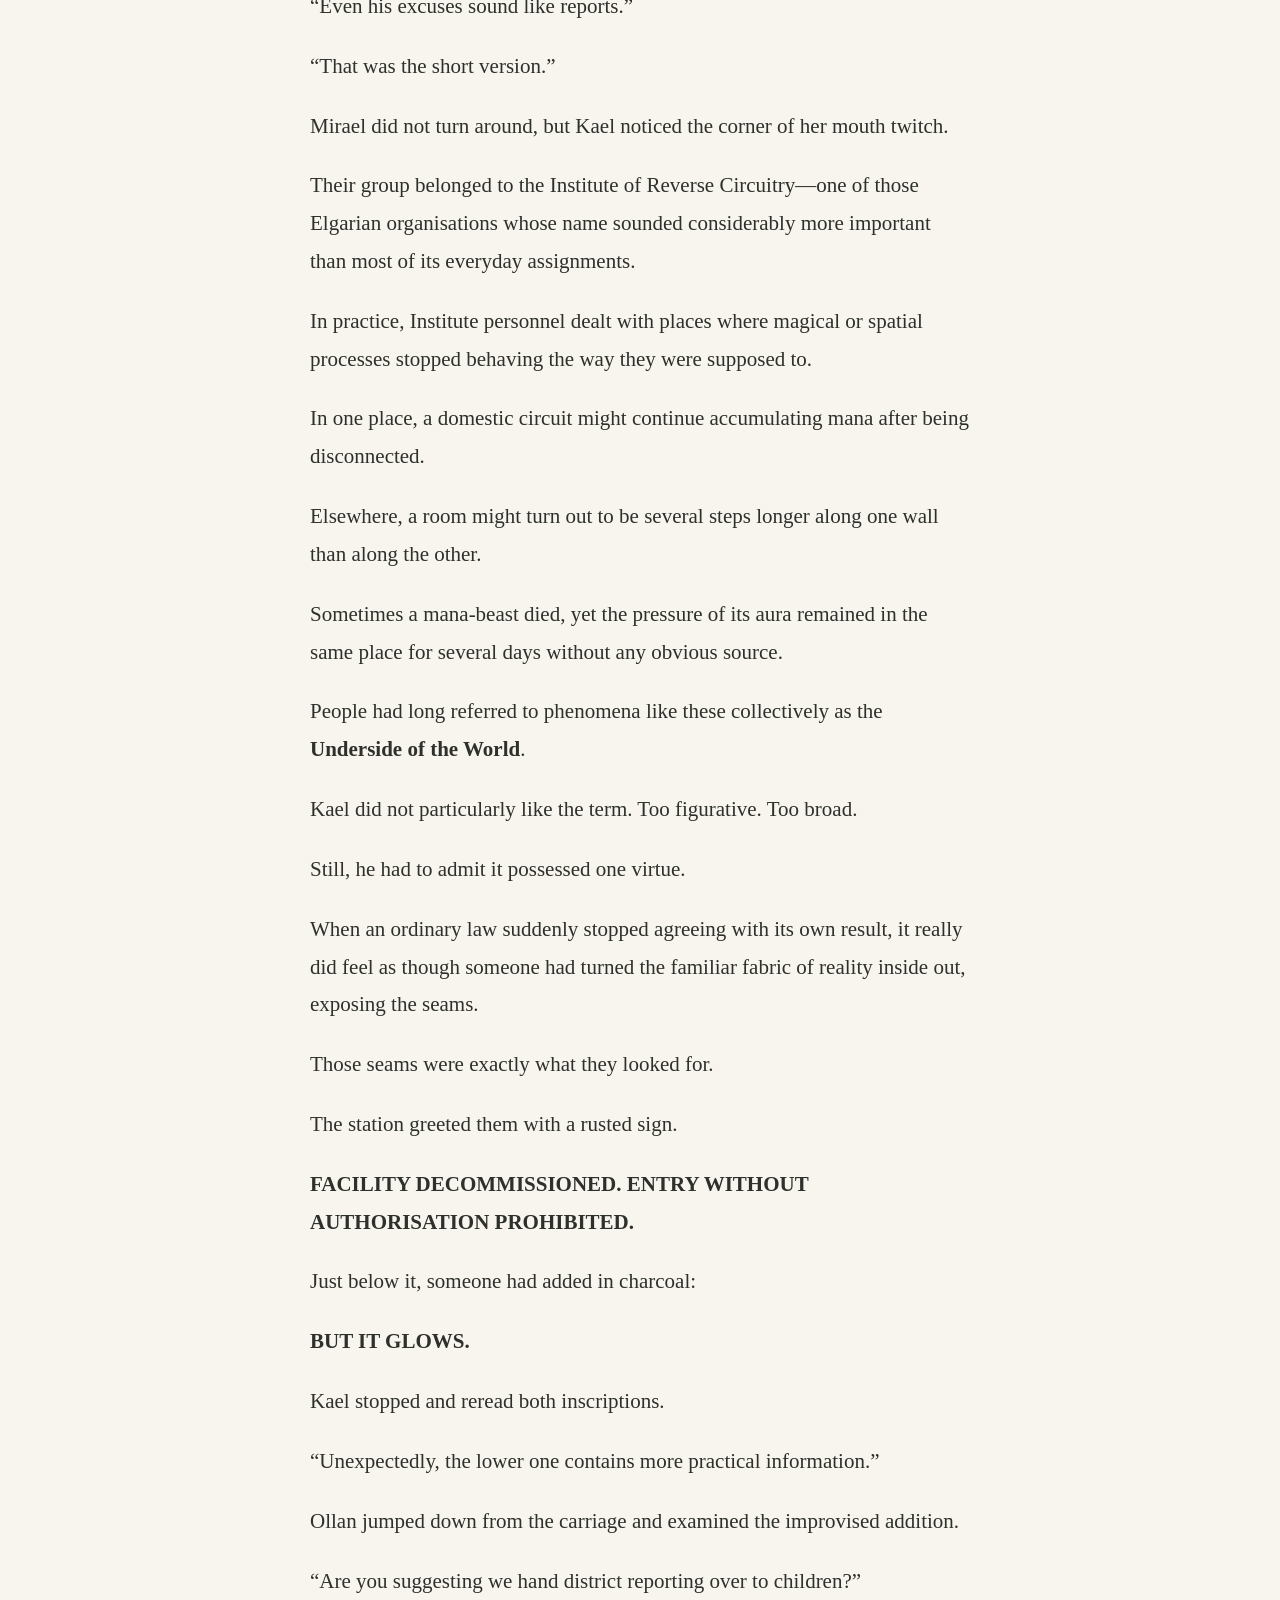
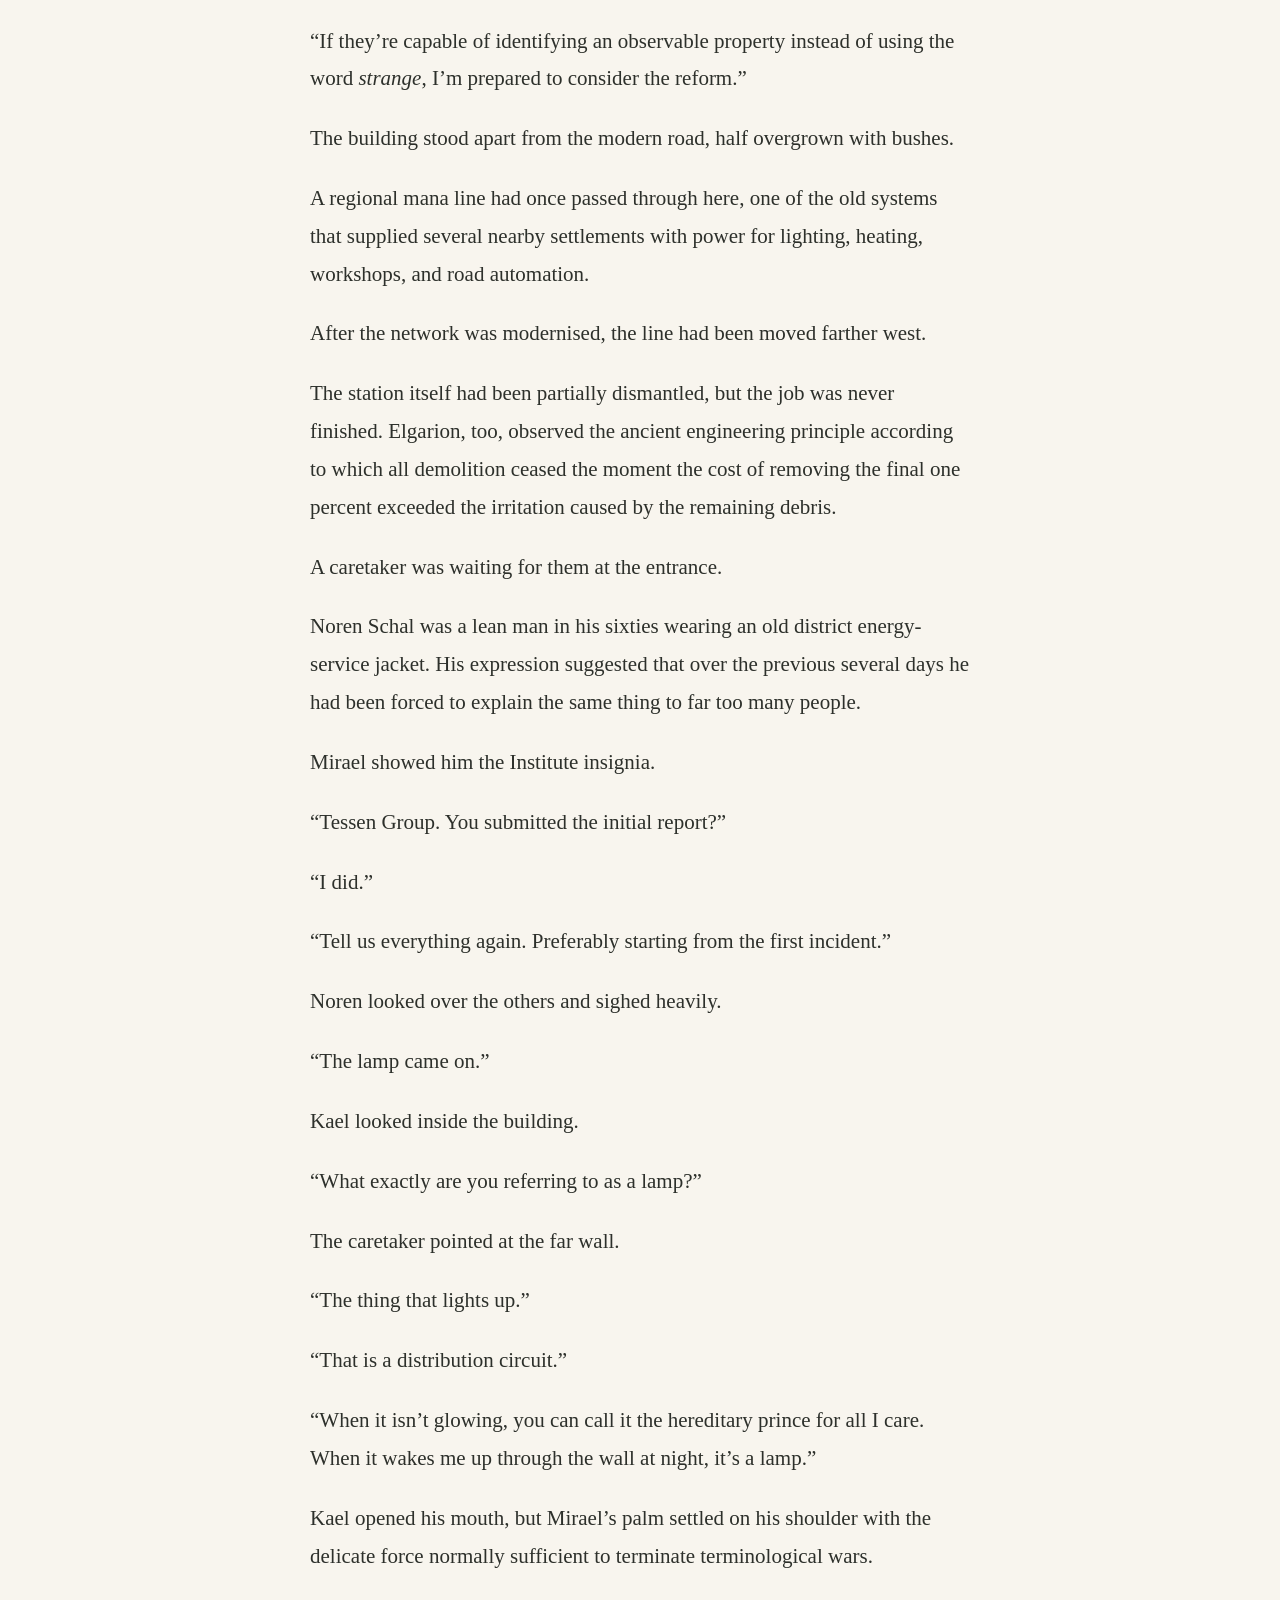
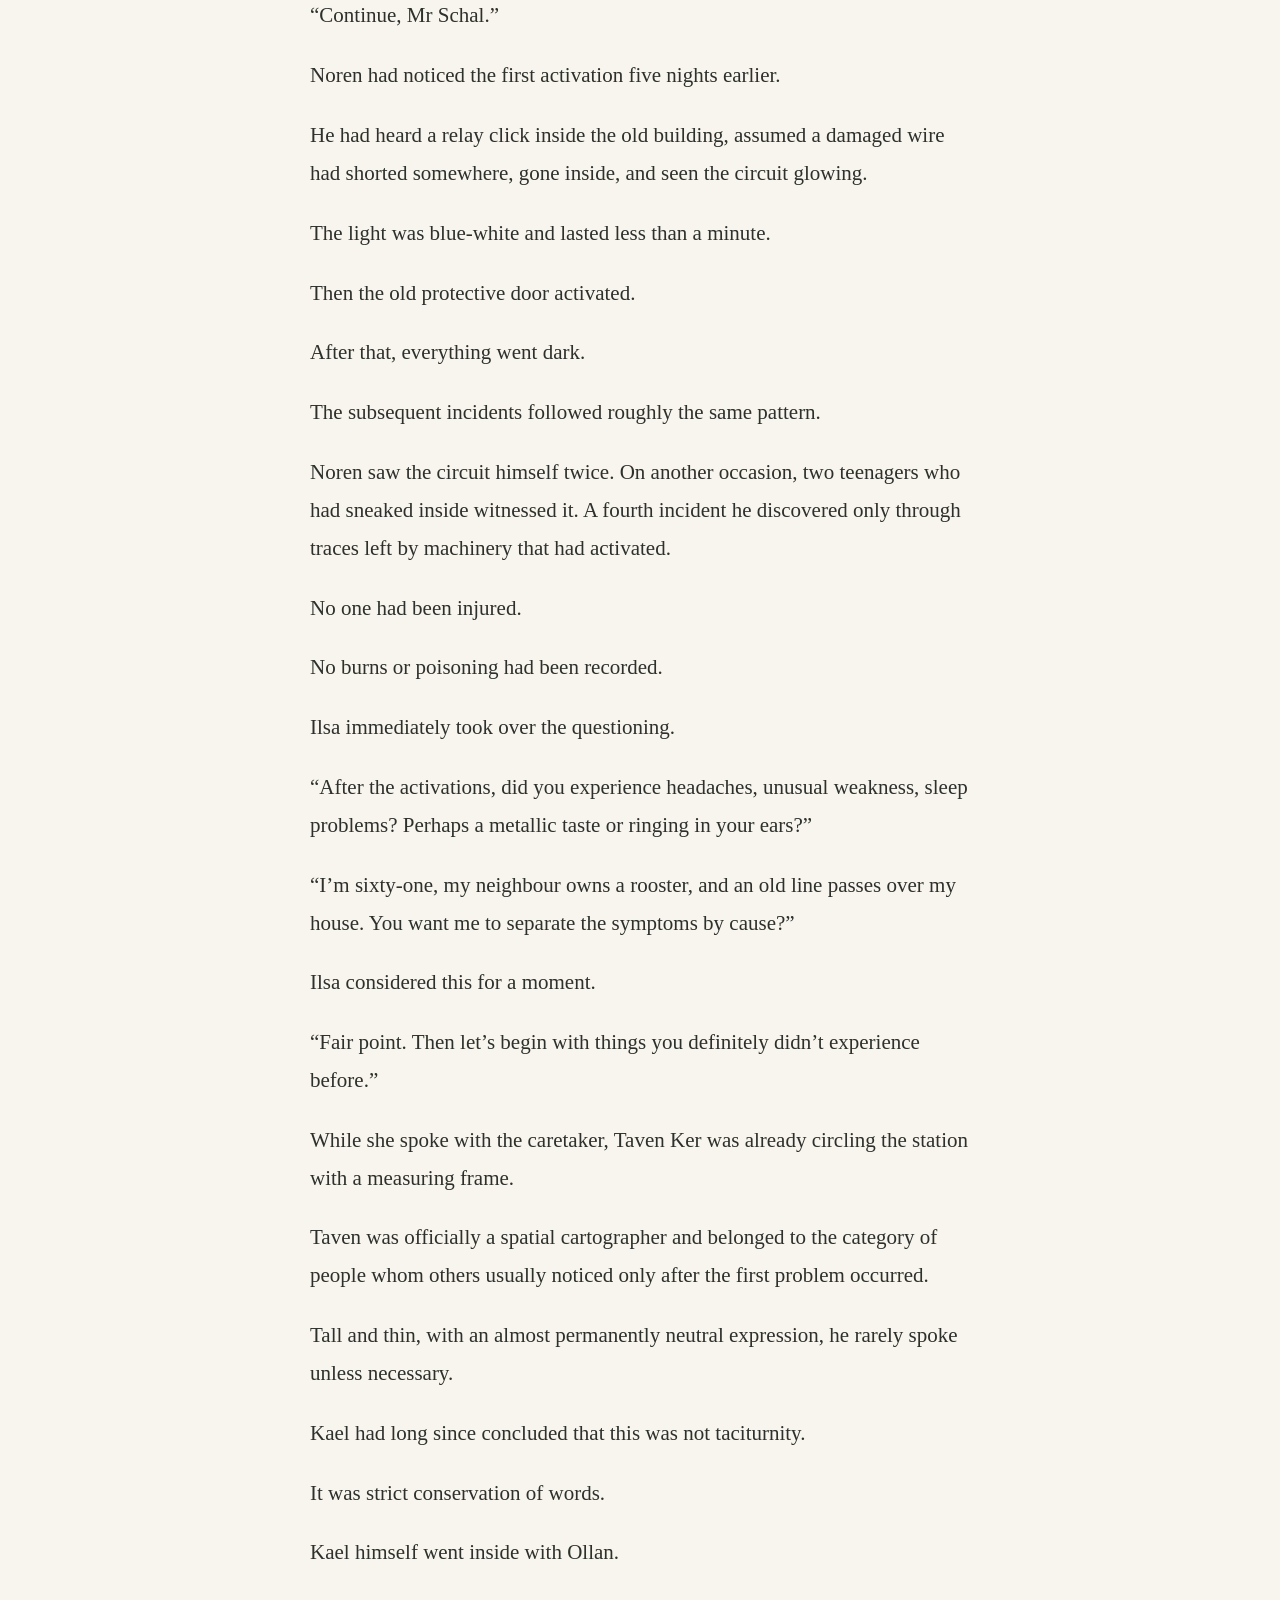
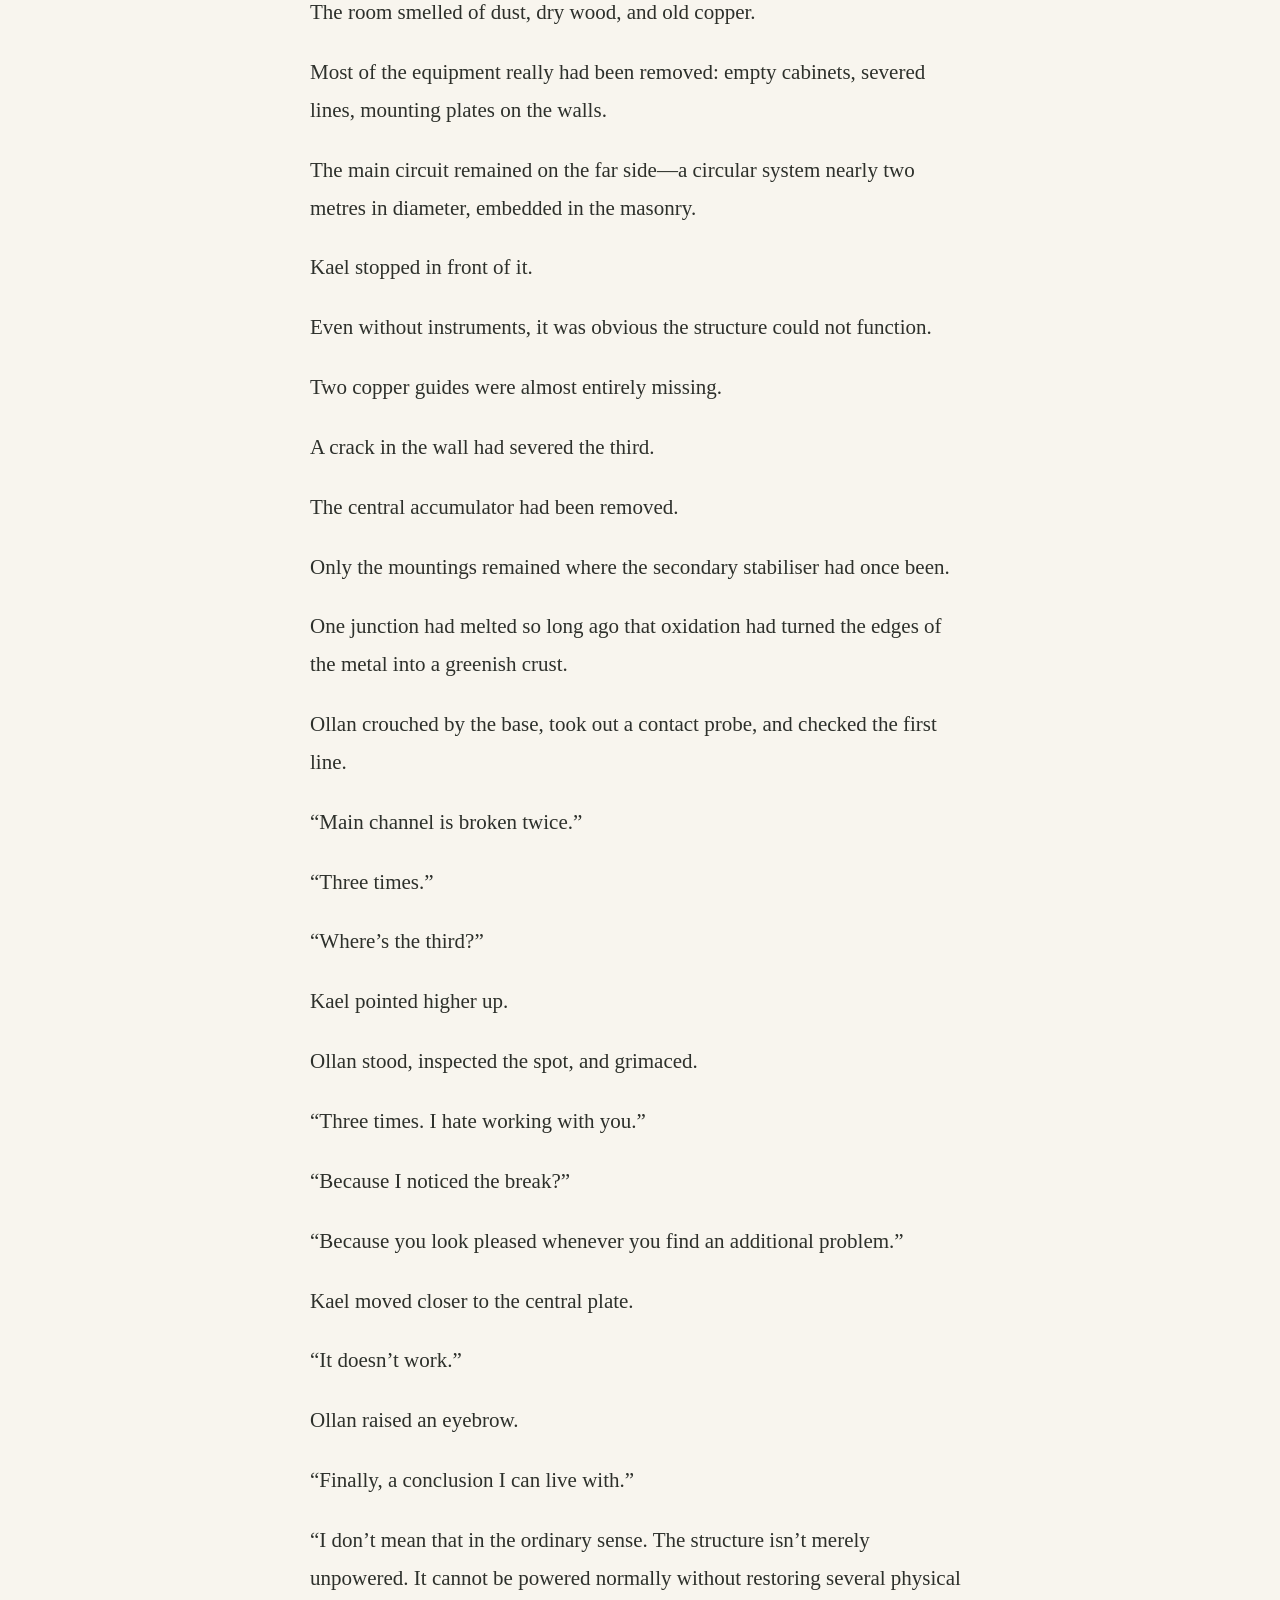
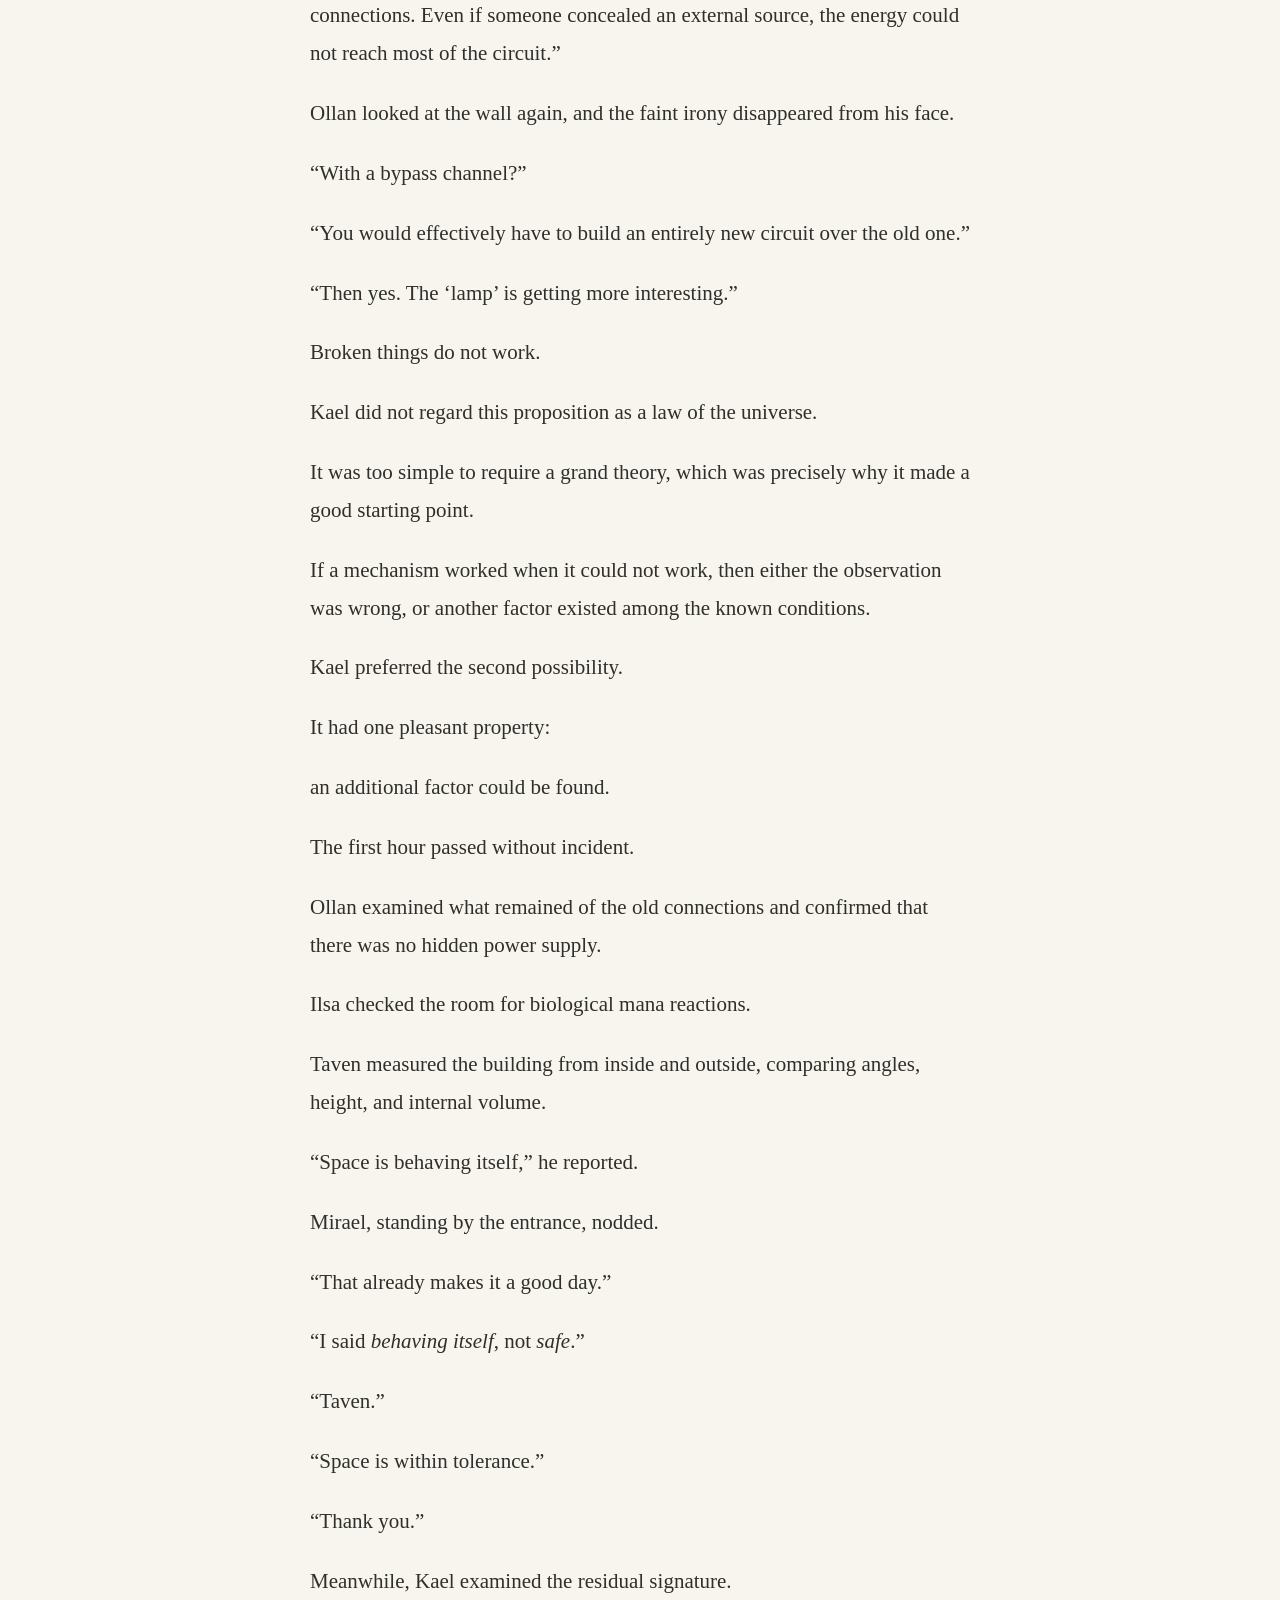
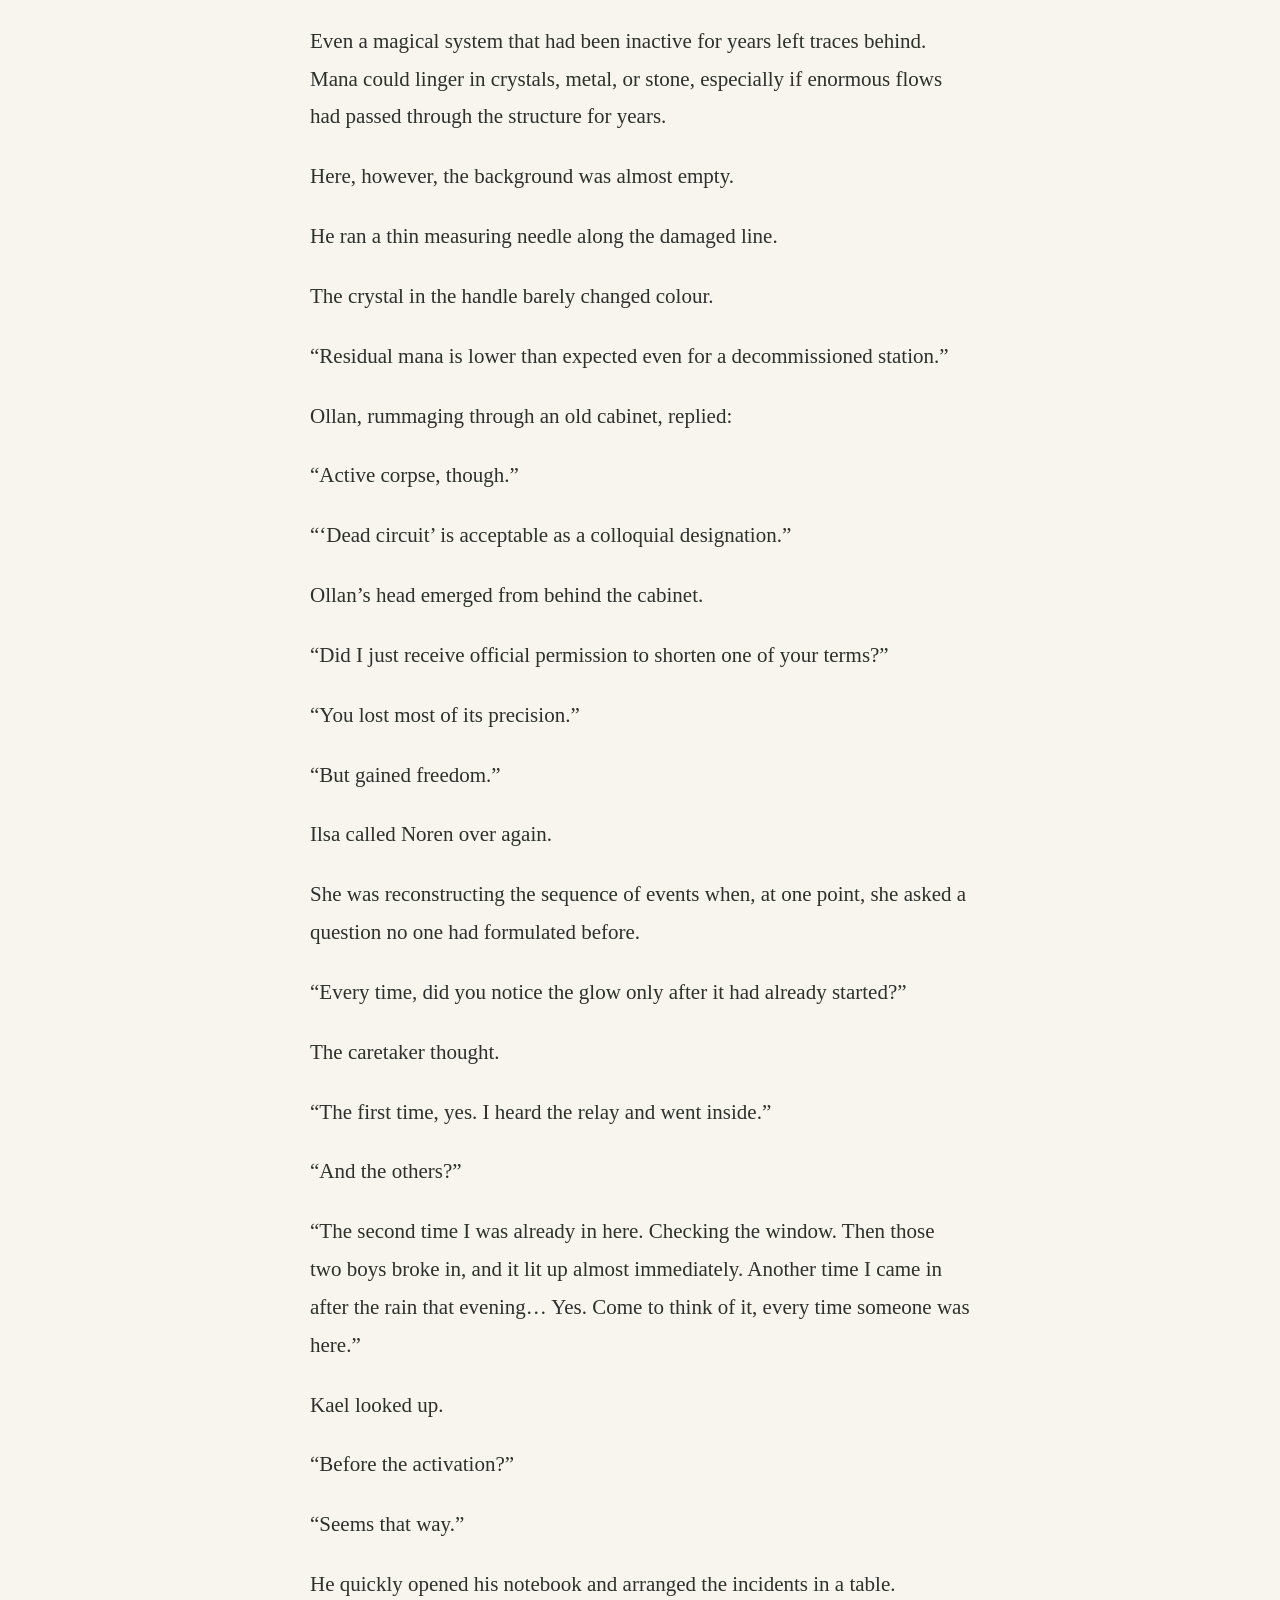
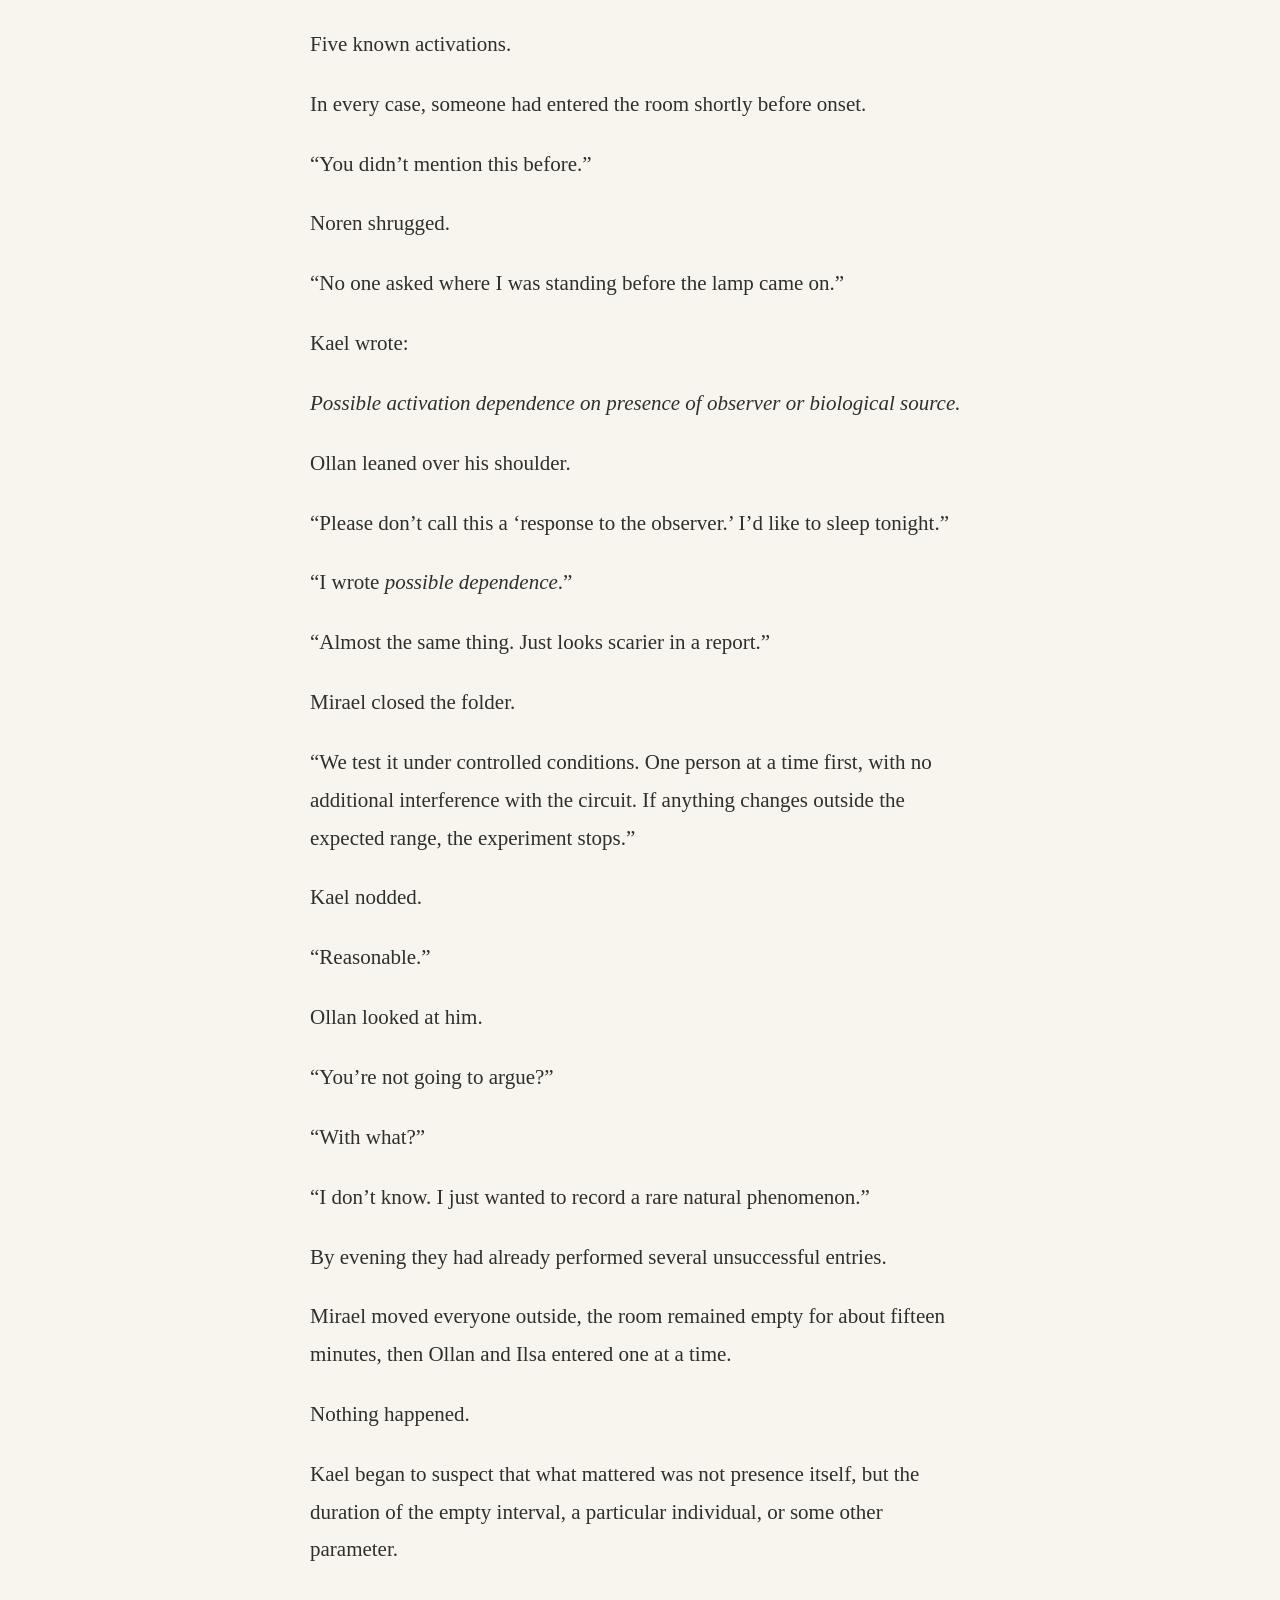
<file: docs/volume-1-chapter-1.html>
<!doctype html>
<html lang="en">
<head>
<meta charset="utf-8">
<meta name="viewport" content="width=device-width, initial-scale=1">
<meta name="color-scheme" content="light dark">
<meta name="description" content="The Retention Line — Volume I: The Present That Never Was. Chapter 1: What Had Already Ended.">
<title>What Had Already Ended · The Retention Line</title>
<link rel="alternate" hreflang="en" href="volume-1-chapter-1.html">
<link rel="alternate" hreflang="ru" href="volume-1-chapter-1.ru.html">
<link rel="icon" type="image/svg+xml" href="assets/favicon.svg">
<script src="assets/preferences.js"></script>
<link rel="stylesheet" href="assets/style.css">
<script src="assets/reader.js" defer></script>
</head>
<body>
<a class="skip" href="#main">Skip to reading</a>
<header class="site-header">
<a class="wordmark" href="index.html">The Retention Line</a>
<nav class="tools" aria-label="Reader controls">
<a href="contents.html">Contents</a>
<span class="language-switch" role="group" aria-label="Language"><a href="volume-1-chapter-1.html" lang="en" hreflang="en" aria-current="true">EN</a><a href="volume-1-chapter-1.ru.html" lang="ru" hreflang="ru">Русский</a></span>
<details class="settings">
<summary aria-label="Reading settings">Aa</summary>
<div class="settings-panel">
<p class="settings-title">Reading settings</p>
<label for="theme">Page colour</label>
<select id="theme"><option value="system">System</option><option value="light">Paper</option><option value="dark">Night</option></select>
<label for="size">Text size <output id="size-label" for="size">21 px</output></label>
<input type="range" id="size" min="17" max="28" step="1" value="21">
<label for="width">Text width <output id="width-label" for="width">660 px</output></label>
<input type="range" id="width" min="660" max="1500" step="60" value="660" data-full-label="Full width">
</div>
</details>
</nav>
</header>
<main id="main" class="reading" tabindex="-1">
<header class="chapter-heading">
<p class="eyebrow">Volume I</p>
<p class="volume-title">The Present That Never Was</p>
<p class="chapter-number">Chapter 1</p>
<h1>What Had Already Ended</h1>
<p class="reading-time">21 minute read</p>
</header>
<article aria-label="Chapter 1: What Had Already Ended" class="prose">
<p>Kael Reven disliked the word <em>strange</em>.</p>
<p>Not because it sounded bad. Over the long history of the Elgarian language, as far as Kael knew, it had never caused anyone any serious harm, and had even proved somewhat useful to people who wanted to express surprise without burdening themselves with specifics.</p>
<p>That was precisely the problem.</p>
<p>The moment you called a phenomenon strange, the conversation seemed to acquire the legitimate right to end before anyone asked a second question.</p>
<p>Which was why the field directive resting on Kael’s knees irritated him on an almost personal level.</p>
<p><em>“Strange glow from an old circuit seal.”</em></p>
<p>He reread the line, hoping that a second acquaintance with it might reveal at least one useful detail.</p>
<p>It did not.</p>
<p>“No duration, no activation frequency, no emission spectrum, no conditions under which it appears,” Kael said. “Even the word <em>old</em> means nothing here. To a district technician, five years is already old. To an archivist, it’s barely had time to dry.”</p>
<p>Across from him, Ollan Veir sat with his head tilted back against the wooden wall of the service carriage, his eyes closed. He possessed the rare ability to imitate sleep so convincingly that most people began to feel embarrassed simply for talking in his vicinity.</p>
<p>Kael had known him far too long to fall for it.</p>
<p>“Add <em>very</em>,” Ollan suggested. “Then it becomes <em>very old</em>. Twice as precise already.”</p>
<p>“That does not increase the precision.”</p>
<p>“It increases the length. Thought you’d appreciate that.”</p>
<p>Ilsa Merr, seated by the opposite window, laughed softly. She held a steaming travel mug in her hands and looked far too pleased for someone about to spend the day beside an abandoned technical facility.</p>
<p>“I’d add <em>presumably very old</em>. Then Kael can argue with the wording all the way to Estel.”</p>
<p>Kael looked at her over the top of the page.</p>
<p>“I am perfectly capable of arguing with it without assistance.”</p>
<p>“That was never in doubt.”</p>
<p>At the front of the carriage, Mirael Tessen leafed through the remaining documents, declining to intervene until the conversation had clearly begun drifting away from work.</p>
<p>She was the senior member of the group and possessed the particular kind of calm that younger specialists often mistook for patience—right up until the first time they made her repeat an order.</p>
<p>Kael had already learned not to make that mistake.</p>
<p>“We’re less than five kilometres from the site,” she said. “Try to preserve at least some of your professional energy until we arrive.”</p>
<p>Kael picked up a pencil and beneath the original description wrote:</p>
<p><em>Preliminary: spontaneous reactivation of a physically disrupted mana circuit in the absence of any registered power source.</em></p>
<p>Ollan opened one eye.</p>
<p>“You’ve named a phenomenon you haven’t even seen yet.”</p>
<p>“Working designation.”</p>
<p>“I heard that part. What concerns me isn’t the genre of the name, but the absence of the thing you’re naming.”</p>
<p>“That’s why the designation is preliminary.”</p>
<p>“A wonderfully convenient system. You can be wrong in advance and call it methodology.”</p>
<p>Kael closed the folder.</p>
<p>He would have explained the difference between preliminary classification and error, but at that moment the carriage emerged from the wooded lowlands onto the open road, and his attention shifted outside.</p>
<p>Western Elgarion looked as though the great war existed only on maps and expense sheets.</p>
<p>Low green hills stretched to the horizon. Mana-driven harvesting platforms moved slowly across the fields. Small energy towers stood beside the road, transmitting power between settlements. Somewhere in the distance, a water-pumping station gleamed white.</p>
<p>No smoke.</p>
<p>No fortifications.</p>
<p>No fresh graves beside the road.</p>
<p>War came here differently.</p>
<p>At their previous stop, a shopkeeper had complained about the rising price of mana cells; part of the production was being diverted to the front.</p>
<p>Two hours earlier, their carriage had yielded the road to a column of the Triunity, and for a time the highway had filled with heavy vehicles, people in white-and-silver cloaks, and sealed transport containers.</p>
<p>Then the column disappeared behind the hills, and the road became an ordinary road again.</p>
<p>Kael preferred war in this form.</p>
<p>Tariffs. Delays. Badly completed shipping manifests.</p>
<p>These manifestations of war attempted to kill him considerably less often.</p>
<p>“Counting Triunity vehicles again?” Ilsa asked, noticing where he was looking.</p>
<p>“I was examining the field.”</p>
<p>“Of course.”</p>
<p>“It occupies most of the visible area. Statistically, it is the most probable object of observation.”</p>
<p>Ilsa turned to Ollan.</p>
<p>“Even his excuses sound like reports.”</p>
<p>“That was the short version.”</p>
<p>Mirael did not turn around, but Kael noticed the corner of her mouth twitch.</p>
<p>Their group belonged to the Institute of Reverse Circuitry—one of those Elgarian organisations whose name sounded considerably more important than most of its everyday assignments.</p>
<p>In practice, Institute personnel dealt with places where magical or spatial processes stopped behaving the way they were supposed to.</p>
<p>In one place, a domestic circuit might continue accumulating mana after being disconnected.</p>
<p>Elsewhere, a room might turn out to be several steps longer along one wall than along the other.</p>
<p>Sometimes a mana-beast died, yet the pressure of its aura remained in the same place for several days without any obvious source.</p>
<p>People had long referred to phenomena like these collectively as the <strong>Underside of the World</strong>.</p>
<p>Kael did not particularly like the term. Too figurative. Too broad.</p>
<p>Still, he had to admit it possessed one virtue.</p>
<p>When an ordinary law suddenly stopped agreeing with its own result, it really did feel as though someone had turned the familiar fabric of reality inside out, exposing the seams.</p>
<p>Those seams were exactly what they looked for.</p>
<p>The station greeted them with a rusted sign.</p>
<p><strong>FACILITY DECOMMISSIONED. ENTRY WITHOUT AUTHORISATION PROHIBITED.</strong></p>
<p>Just below it, someone had added in charcoal:</p>
<p><strong>BUT IT GLOWS.</strong></p>
<p>Kael stopped and reread both inscriptions.</p>
<p>“Unexpectedly, the lower one contains more practical information.”</p>
<p>Ollan jumped down from the carriage and examined the improvised addition.</p>
<p>“Are you suggesting we hand district reporting over to children?”</p>
<p>“If they’re capable of identifying an observable property instead of using the word <em>strange</em>, I’m prepared to consider the reform.”</p>
<p>The building stood apart from the modern road, half overgrown with bushes.</p>
<p>A regional mana line had once passed through here, one of the old systems that supplied several nearby settlements with power for lighting, heating, workshops, and road automation.</p>
<p>After the network was modernised, the line had been moved farther west.</p>
<p>The station itself had been partially dismantled, but the job was never finished. Elgarion, too, observed the ancient engineering principle according to which all demolition ceased the moment the cost of removing the final one percent exceeded the irritation caused by the remaining debris.</p>
<p>A caretaker was waiting for them at the entrance.</p>
<p>Noren Schal was a lean man in his sixties wearing an old district energy-service jacket. His expression suggested that over the previous several days he had been forced to explain the same thing to far too many people.</p>
<p>Mirael showed him the Institute insignia.</p>
<p>“Tessen Group. You submitted the initial report?”</p>
<p>“I did.”</p>
<p>“Tell us everything again. Preferably starting from the first incident.”</p>
<p>Noren looked over the others and sighed heavily.</p>
<p>“The lamp came on.”</p>
<p>Kael looked inside the building.</p>
<p>“What exactly are you referring to as a lamp?”</p>
<p>The caretaker pointed at the far wall.</p>
<p>“The thing that lights up.”</p>
<p>“That is a distribution circuit.”</p>
<p>“When it isn’t glowing, you can call it the hereditary prince for all I care. When it wakes me up through the wall at night, it’s a lamp.”</p>
<p>Kael opened his mouth, but Mirael’s palm settled on his shoulder with the delicate force normally sufficient to terminate terminological wars.</p>
<p>“Continue, Mr Schal.”</p>
<p>Noren had noticed the first activation five nights earlier.</p>
<p>He had heard a relay click inside the old building, assumed a damaged wire had shorted somewhere, gone inside, and seen the circuit glowing.</p>
<p>The light was blue-white and lasted less than a minute.</p>
<p>Then the old protective door activated.</p>
<p>After that, everything went dark.</p>
<p>The subsequent incidents followed roughly the same pattern.</p>
<p>Noren saw the circuit himself twice. On another occasion, two teenagers who had sneaked inside witnessed it. A fourth incident he discovered only through traces left by machinery that had activated.</p>
<p>No one had been injured.</p>
<p>No burns or poisoning had been recorded.</p>
<p>Ilsa immediately took over the questioning.</p>
<p>“After the activations, did you experience headaches, unusual weakness, sleep problems? Perhaps a metallic taste or ringing in your ears?”</p>
<p>“I’m sixty-one, my neighbour owns a rooster, and an old line passes over my house. You want me to separate the symptoms by cause?”</p>
<p>Ilsa considered this for a moment.</p>
<p>“Fair point. Then let’s begin with things you definitely didn’t experience before.”</p>
<p>While she spoke with the caretaker, Taven Ker was already circling the station with a measuring frame.</p>
<p>Taven was officially a spatial cartographer and belonged to the category of people whom others usually noticed only after the first problem occurred.</p>
<p>Tall and thin, with an almost permanently neutral expression, he rarely spoke unless necessary.</p>
<p>Kael had long since concluded that this was not taciturnity.</p>
<p>It was strict conservation of words.</p>
<p>Kael himself went inside with Ollan.</p>
<p>The room smelled of dust, dry wood, and old copper.</p>
<p>Most of the equipment really had been removed: empty cabinets, severed lines, mounting plates on the walls.</p>
<p>The main circuit remained on the far side—a circular system nearly two metres in diameter, embedded in the masonry.</p>
<p>Kael stopped in front of it.</p>
<p>Even without instruments, it was obvious the structure could not function.</p>
<p>Two copper guides were almost entirely missing.</p>
<p>A crack in the wall had severed the third.</p>
<p>The central accumulator had been removed.</p>
<p>Only the mountings remained where the secondary stabiliser had once been.</p>
<p>One junction had melted so long ago that oxidation had turned the edges of the metal into a greenish crust.</p>
<p>Ollan crouched by the base, took out a contact probe, and checked the first line.</p>
<p>“Main channel is broken twice.”</p>
<p>“Three times.”</p>
<p>“Where’s the third?”</p>
<p>Kael pointed higher up.</p>
<p>Ollan stood, inspected the spot, and grimaced.</p>
<p>“Three times. I hate working with you.”</p>
<p>“Because I noticed the break?”</p>
<p>“Because you look pleased whenever you find an additional problem.”</p>
<p>Kael moved closer to the central plate.</p>
<p>“It doesn’t work.”</p>
<p>Ollan raised an eyebrow.</p>
<p>“Finally, a conclusion I can live with.”</p>
<p>“I don’t mean that in the ordinary sense. The structure isn’t merely unpowered. It cannot be powered normally without restoring several physical connections. Even if someone concealed an external source, the energy could not reach most of the circuit.”</p>
<p>Ollan looked at the wall again, and the faint irony disappeared from his face.</p>
<p>“With a bypass channel?”</p>
<p>“You would effectively have to build an entirely new circuit over the old one.”</p>
<p>“Then yes. The ‘lamp’ is getting more interesting.”</p>
<p>Broken things do not work.</p>
<p>Kael did not regard this proposition as a law of the universe.</p>
<p>It was too simple to require a grand theory, which was precisely why it made a good starting point.</p>
<p>If a mechanism worked when it could not work, then either the observation was wrong, or another factor existed among the known conditions.</p>
<p>Kael preferred the second possibility.</p>
<p>It had one pleasant property:</p>
<p>an additional factor could be found.</p>
<p>The first hour passed without incident.</p>
<p>Ollan examined what remained of the old connections and confirmed that there was no hidden power supply.</p>
<p>Ilsa checked the room for biological mana reactions.</p>
<p>Taven measured the building from inside and outside, comparing angles, height, and internal volume.</p>
<p>“Space is behaving itself,” he reported.</p>
<p>Mirael, standing by the entrance, nodded.</p>
<p>“That already makes it a good day.”</p>
<p>“I said <em>behaving itself</em>, not <em>safe</em>.”</p>
<p>“Taven.”</p>
<p>“Space is within tolerance.”</p>
<p>“Thank you.”</p>
<p>Meanwhile, Kael examined the residual signature.</p>
<p>Even a magical system that had been inactive for years left traces behind. Mana could linger in crystals, metal, or stone, especially if enormous flows had passed through the structure for years.</p>
<p>Here, however, the background was almost empty.</p>
<p>He ran a thin measuring needle along the damaged line.</p>
<p>The crystal in the handle barely changed colour.</p>
<p>“Residual mana is lower than expected even for a decommissioned station.”</p>
<p>Ollan, rummaging through an old cabinet, replied:</p>
<p>“Active corpse, though.”</p>
<p>“‘Dead circuit’ is acceptable as a colloquial designation.”</p>
<p>Ollan’s head emerged from behind the cabinet.</p>
<p>“Did I just receive official permission to shorten one of your terms?”</p>
<p>“You lost most of its precision.”</p>
<p>“But gained freedom.”</p>
<p>Ilsa called Noren over again.</p>
<p>She was reconstructing the sequence of events when, at one point, she asked a question no one had formulated before.</p>
<p>“Every time, did you notice the glow only after it had already started?”</p>
<p>The caretaker thought.</p>
<p>“The first time, yes. I heard the relay and went inside.”</p>
<p>“And the others?”</p>
<p>“The second time I was already in here. Checking the window. Then those two boys broke in, and it lit up almost immediately. Another time I came in after the rain that evening… Yes. Come to think of it, every time someone was here.”</p>
<p>Kael looked up.</p>
<p>“Before the activation?”</p>
<p>“Seems that way.”</p>
<p>He quickly opened his notebook and arranged the incidents in a table.</p>
<p>Five known activations.</p>
<p>In every case, someone had entered the room shortly before onset.</p>
<p>“You didn’t mention this before.”</p>
<p>Noren shrugged.</p>
<p>“No one asked where I was standing before the lamp came on.”</p>
<p>Kael wrote:</p>
<p><em>Possible activation dependence on presence of observer or biological source.</em></p>
<p>Ollan leaned over his shoulder.</p>
<p>“Please don’t call this a ‘response to the observer.’ I’d like to sleep tonight.”</p>
<p>“I wrote <em>possible dependence</em>.”</p>
<p>“Almost the same thing. Just looks scarier in a report.”</p>
<p>Mirael closed the folder.</p>
<p>“We test it under controlled conditions. One person at a time first, with no additional interference with the circuit. If anything changes outside the expected range, the experiment stops.”</p>
<p>Kael nodded.</p>
<p>“Reasonable.”</p>
<p>Ollan looked at him.</p>
<p>“You’re not going to argue?”</p>
<p>“With what?”</p>
<p>“I don’t know. I just wanted to record a rare natural phenomenon.”</p>
<p>By evening they had already performed several unsuccessful entries.</p>
<p>Mirael moved everyone outside, the room remained empty for about fifteen minutes, then Ollan and Ilsa entered one at a time.</p>
<p>Nothing happened.</p>
<p>Kael began to suspect that what mattered was not presence itself, but the duration of the empty interval, a particular individual, or some other parameter.</p>
<p>Then Noren offered to go in himself.</p>
<p>A few seconds later, something clicked inside the old wall.</p>
<p>Every conversation stopped.</p>
<p>The click came again, deeper this time, as if a relay had turned inside a cabinet that had been without power for years.</p>
<p>A thin blue-white light moved across the central plate.</p>
<p>It reached the first junction.</p>
<p>Then the second.</p>
<p>Then it continued onward.</p>
<p>Where the copper track no longer existed, the light did not stop.</p>
<p>At first Kael thought the line had simply jumped across the damaged section.</p>
<p>But it had not jumped anything.</p>
<p>The glow continued across bare stone, precisely following the former position of the dismantled copper.</p>
<p>Within seconds, the entire old circuit had appeared across the wall.</p>
<p>Complete.</p>
<p>Even the missing stabilising section manifested as a thin arc of light where only mounting holes remained.</p>
<p>“Measurements,” Mirael said sharply.</p>
<p>Ollan was already attaching a probe to one of the junctions.</p>
<p>“No incoming power.”</p>
<p>“Check the second range.”</p>
<p>“Checking.”</p>
<p>Ilsa raised a manometric detector.</p>
<p>“Background is almost unchanged. If the structure is receiving mana, the instruments aren’t detecting it.”</p>
<p>Taven stood by the wall with his spatial frame.</p>
<p>“Geometry stable.”</p>
<p>At that moment, the old inner door shuddered.</p>
<p>The mechanism, disconnected together with the rest of the station, drew its bolt back with a metallic scrape.</p>
<p>The door slammed shut.</p>
<p>Noren swore.</p>
<p>Kael did not take his eyes off the circuit.</p>
<p>The most disturbing thing was its lack of spectacle.</p>
<p>There was no flash, explosion, or visible deformation.</p>
<p>The circuit simply worked—calmly, routinely—as though twelve years of destruction and abandonment were someone’s clerical error.</p>
<p>Ollan changed instruments and again obtained a zero reading.</p>
<p>“Kael, it isn’t drawing energy.”</p>
<p>“The source may lie outside the range of mana detectors.”</p>
<p>“That’s three ranges already. And if this is direct conversion of archē, we should at least see a secondary trace.”</p>
<p>Kael took the instrument himself.</p>
<p>Zero.</p>
<p>And yet the mechanism was performing work.</p>
<p>The light remained active.</p>
<p>The relay had engaged.</p>
<p>The door had closed.</p>
<p>Every action required expenditure, yet none of the known expenditures were occurring.</p>
<p>Kael felt the familiar irritation that arose whenever a result existed without showing proper respect for the calculation.</p>
<p>“Self-sustaining functional reconstruction with an unidentified source of support under partial restoration of the original structural configuration…”</p>
<p>“You’re nervous,” Ilsa said.</p>
<p>Kael stopped.</p>
<p>“I’m refining the classification.”</p>
<p>“Your classifications get longer when you don’t understand what’s happening.”</p>
<p>“They get longer when the number of unknowns increases.”</p>
<p>Without looking away from his frame, Taven remarked:</p>
<p>“At the moment, those two statements are nearly equivalent.”</p>
<p>Kael was about to answer when the circuit went dark.</p>
<p>The light vanished from the entire wall at once.</p>
<p>The protective door released its bolt.</p>
<p>The room once again contained nothing but broken copper and dim evening light from the windows.</p>
<p>For several seconds, no one moved.</p>
<p>Noren was the first to break the silence.</p>
<p>“So what do you call it now?”</p>
<p>Ollan slowly put away his probe.</p>
<p>“I’m still voting for <em>lamp</em>.”</p>
<p>This time, Kael did not argue.</p>
<p>They managed to reproduce the activation twice more.</p>
<p>The group now knew that after a sufficiently long empty period, a person entering the room substantially increased the probability of activation.</p>
<p>But another detail proved more important.</p>
<p>An old plan of the station was found in the district archive, and Kael almost immediately noticed a discrepancy.</p>
<p>The luminous pattern did not reproduce the final operational configuration from before the station was shut down.</p>
<p>One side track sat lower than it did in the later documents.</p>
<p>Taven checked the dates.</p>
<p>“The plan is seventeen years old.”</p>
<p>“The circuit was modernised three years after this,” Kael said.</p>
<p>Ollan looked at the wall.</p>
<p>“So this thing chooses an older version?”</p>
<p>“Not necessarily <em>chooses</em>. We currently have no basis for attributing intention to the process.”</p>
<p>“Fine. This non-intentional thing, for some reason, prefers an older version.”</p>
<p>Kael ran a finger thoughtfully along the diagram.</p>
<p>If what they were seeing was an ordinary residual response, it would be more logical to expect the latest configuration, or at least the one that had been used most frequently.</p>
<p>Instead, the state manifesting here was one that had existed several years before the station’s final shutdown.</p>
<p>He stood.</p>
<p>“We need to determine what returns: only the visual structure, or the state of the component itself.”</p>
<p>Mirael immediately understood what he meant.</p>
<p>“Minimal damage. On an intact section. No interference with the central part.”</p>
<p>Ollan was already taking out a cutter.</p>
<p>“Sometimes you kill all the joy of science before it even begins.”</p>
<p>“Sometimes I send you home with the same number of limbs you arrived with.”</p>
<p>“That’s useful too.”</p>
<p>They selected a short section of copper line that was still in good condition.</p>
<p>Ollan carved a deep scratch into its surface.</p>
<p>Taven measured its position and length.</p>
<p>Ilsa wrote down the data as well.</p>
<p>Kael noticed.</p>
<p>“Medical component?”</p>
<p>“No. I want documentary evidence that you voluntarily damage state property.”</p>
<p>“The facility has been decommissioned.”</p>
<p>“Then you’re voluntarily damaging historical rubbish.”</p>
<p>“Controlled intervention in the system under investigation.”</p>
<p>Mirael smiled.</p>
<p>“Look, Ollan. I’m starting to understand their language.”</p>
<p>After another waiting period, Kael entered the room first.</p>
<p>At eight seconds, the relay clicked.</p>
<p>The circuit lit up.</p>
<p>Kael watched only the damaged section.</p>
<p>The scratch was gone.</p>
<p>For a moment, he did not fully comprehend what he was seeing.</p>
<p>The copper line shone smooth and unbroken, with no trace of the damage they had inflicted that day.</p>
<p>“Ollan.”</p>
<p>He came inside almost immediately.</p>
<p>“What?”</p>
<p>Kael pointed.</p>
<p>Ollan stopped.</p>
<p>“I made it right here.”</p>
<p>“I know.”</p>
<p>“Then where did it go?”</p>
<p>“That’s exactly what I’m trying to understand.”</p>
<p>Ollan instinctively reached toward the copper, but Mirael and Kael stopped him simultaneously.</p>
<p>“Don’t touch it.”</p>
<p>Everyone waited.</p>
<p>The circuit went dark.</p>
<p>The scratch returned.</p>
<p>It did not gradually appear.</p>
<p>It did not emerge from beneath the fading light.</p>
<p>In one moment, the surface was smooth.</p>
<p>In the next, the damage was back exactly where it had been.</p>
<p>Kael felt several convenient hypotheses collapse almost simultaneously.</p>
<p>It was not a simple light projection: the circuit performed work.</p>
<p>It was not repair: the damage returned when the effect ended.</p>
<p>It was not residual mana: there was practically none.</p>
<p>It was not an ordinary echo: an echo might repeat an old action, but it had no reason to negate the material’s new state.</p>
<p>“It isn’t repairing the circuit,” Kael said quietly.</p>
<p>Mirael stared at the returned scratch.</p>
<p>“Then what exactly is happening?”</p>
<p>Kael disliked that question when other people asked it.</p>
<p>He liked the answer he was now forced to give even less.</p>
<p>“I don’t know yet.”</p>
<p>Neither Ollan nor Ilsa made a joke.</p>
<p>By the end of the day, Mirael decided to suspend further experiments until they had obtained more archival data.</p>
<p>Noren locked the station.</p>
<p>Taven took the final spatial measurements.</p>
<p>The group was already preparing to leave when the cartographer called quietly:</p>
<p>“Kael.”</p>
<p>It was not the volume that made him turn.</p>
<p>It was the tone.</p>
<p>Over the course of their work together, Kael had learned to distinguish several versions of Taven saying his name.</p>
<p>One meant there was an error on the map.</p>
<p>Another meant someone was interfering with the measurements.</p>
<p>A third usually preceded Mirael saying something about immediate withdrawal.</p>
<p>This version, he had never heard before.</p>
<p>Taven stood outside at the edge of the old road, looking at the ground.</p>
<p>“What happened?”</p>
<p>He did not answer.</p>
<p>He merely pointed.</p>
<p>The evening sun was already descending behind the hills, stretching long shadows from the station, the bushes, and the old fence across the ground.</p>
<p>Among them lay another.</p>
<p>The tall, narrow shadow of a tower.</p>
<p>There was no tower beside it.</p>
<p>Kael slowly raised his eyes, as though the object might somehow be hiding above them.</p>
<p>Empty sky.</p>
<p>Field.</p>
<p>Road.</p>
<p>Back to the ground.</p>
<p>The shadow remained.</p>
<p>It had a straight shaft and a distinctive horizontal crossbar at the top.</p>
<p>Noren was the last to emerge from the building. When he saw it, he stopped on the threshold.</p>
<p>“No.”</p>
<p>Kael turned toward him.</p>
<p>“You recognise the shape?”</p>
<p>The caretaker was silent for a moment.</p>
<p>“There used to be a signal tower here. Before the line was rebuilt. They demolished it later.”</p>
<p>“When?”</p>
<p>“Along with the old station. About twelve years ago.”</p>
<p>Taven had already unfolded an archival site plan.</p>
<p>A tower of exactly that shape did indeed stand beside the building on the diagram.</p>
<p>Even a small projection on the upper crossbar matched the shadow.</p>
<p>Kael stepped closer.</p>
<p>The shadow began where the tower’s foundation had once stood and fell at the correct angle relative to the sun.</p>
<p>He suddenly realised that all their work that day had been organised around the wrong centre.</p>
<p>They had come because of the circuit.</p>
<p>But the circuit might merely have been the first thing to manifest strongly enough for someone to notice.</p>
<p>“A name?” Mirael asked.</p>
<p>Normally it took him a second.</p>
<p>Sometimes two.</p>
<p>Kael could already feel possibilities assembling in his mind:</p>
<p><em>residual optical fixation of a historical object;</em></p>
<p><em>archē-dependent optical reconstruction;</em></p>
<p><em>spatial preservation of previous geometry…</em></p>
<p>He rejected every one.</p>
<p>All of them described mechanisms he did not understand.</p>
<p>Kael looked at the shadow again.</p>
<p>“None yet.”</p>
<p>Ollan stood beside him and, for the first time all day, did not take the opportunity to make a joke.</p>
<p>That was more unsettling than the tower itself.</p>
<p>The group stayed overnight in Estel.</p>
<p>The local inn promised hot water, a hearty dinner, and quiet rooms.</p>
<p>Kael quickly discovered that the only true part of the description was the existence of rooms.</p>
<p>Late that evening, he sat at a small table beside the window, going through his notes.</p>
<p>Downstairs, the innkeeper was arguing with someone about the price of wine.</p>
<p>Through the wall came steady snoring.</p>
<p>Outside, the mana lamps went dark one by one.</p>
<p>Estel settled down to sleep with such tranquillity that one might have thought there was not a ruined station a few kilometres away that occasionally forgot its own condition.</p>
<p>Kael reread his first definition.</p>
<p><em>“Spontaneous reactivation of a physically disrupted mana circuit…”</em></p>
<p>Too narrow.</p>
<p>Nothing about the shadow.</p>
<p>He wrote another.</p>
<p><em>“Reconstruction of a previous functional state.”</em></p>
<p>Looked at it.</p>
<p>Crossed it out.</p>
<p>Reconstruction implied creation anew.</p>
<p>But nothing was being recreated.</p>
<p>The scratch did not heal.</p>
<p>The copper did not physically return.</p>
<p>The tower did not appear beside its shadow.</p>
<p><em>“Residual echo.”</em></p>
<p>Even worse.</p>
<p>An echo repeats what happened.</p>
<p>It gradually fades away.</p>
<p>It does not acquire the right to temporarily disregard damage inflicted today.</p>
<p>Kael put down the pencil and simply stared out the window for several minutes.</p>
<p>What they had observed did not resemble the return of the past.</p>
<p>The word <em>return</em> implied that the past had first genuinely left.</p>
<p>This felt different.</p>
<p>As though the previous state had ceased to be the current one, yet for some reason had not lost the right to present itself to the world again.</p>
<p>He picked up the pencil.</p>
<p><em>“Retention of a preceding state after its actual replacement by a subsequent one.”</em></p>
<p>Long.</p>
<p>And, more irritatingly, insufficiently precise.</p>
<p>Kael shortened it.</p>
<p><em>“Preceding-state retention effect.”</em></p>
<p>Then, in the margin, he wrote a single word:</p>
<p><strong>Retention.</strong></p>
<p>He looked at it for a while.</p>
<p>The term explained nothing, and that was exactly why it worked for now.</p>
<p>It did not describe a mechanism Kael did not know.</p>
<p>It did not attribute consciousness to the phenomenon.</p>
<p>It did not attempt to turn a hypothesis into an answer.</p>
<p>Simply:</p>
<p>retention.</p>
<p>Kael circled the word and turned the page.</p>
<p>At the beginning of his personal notebook was a list that Mirael had once called proof that excessive systematisation eventually became a distinct form of disease.</p>
<p><em>“Things It Is Still Too Early to Give a Proper Name.”</em></p>
<p>Number thirty-seven concerned the reason Ollan considered dried fish an acceptable breakfast.</p>
<p>Number thirty-eight concerned the ability of innkeepers to determine the temperature of water independently of the water’s actual physical state.</p>
<p>Kael added the next line.</p>
<p><em>“39. Retention anomaly of the Estel site.”</em></p>
<p>Below it, he added:</p>
<p><em>“Current designation describes the effect, not the mechanism. Do not classify as an ordinary residual phenomenon.”</em></p>
<p>He was about to close the notebook when he stopped.</p>
<p>Until that day, Kael had never considered it necessary to explicitly formulate the proposition that an event which had ended remained ended.</p>
<p>It had seemed as useless a sentence as:</p>
<p><em>A whole mug holds water better than a broken one.</em></p>
<p>Now there was a problem with it.</p>
<p>A trace could preserve what had happened.</p>
<p>A memory could describe what had happened.</p>
<p>Mana could carry the imprint of an action for a time.</p>
<p>But none of those things changed the fact that the present replaced the preceding state.</p>
<p>At Estel Station, something refused to accept that replacement as final.</p>
<p>Kael closed the notebook and sat in the darkness for a while longer.</p>
<p>Somewhere beyond the hills stood the old station.</p>
<p>On its wall was a broken circuit that sometimes returned to the shape it had possessed seventeen years earlier.</p>
<p>Beside it, no signal tower existed.</p>
<p>And yet the evening sun still found a shadow for one.</p>
<p>For the first time that day, Kael came up with a formulation he had no intention of putting into any official document.</p>
<p><strong>For some reason, what had already ended had not yet gone away.</strong></p>
</article>
<div class="end-mark" aria-hidden="true">◇</div>
<nav class="chapter-nav" aria-label="Chapter navigation"><span>First chapter</span><a href="volume-1-chapter-2.html" rel="next">Next chapter →</a></nav>
<a class="back-contents" href="contents.html">Back to contents</a>
</main>
<footer class="site-footer">The Retention Line</footer>
</body>
</html>
</file>
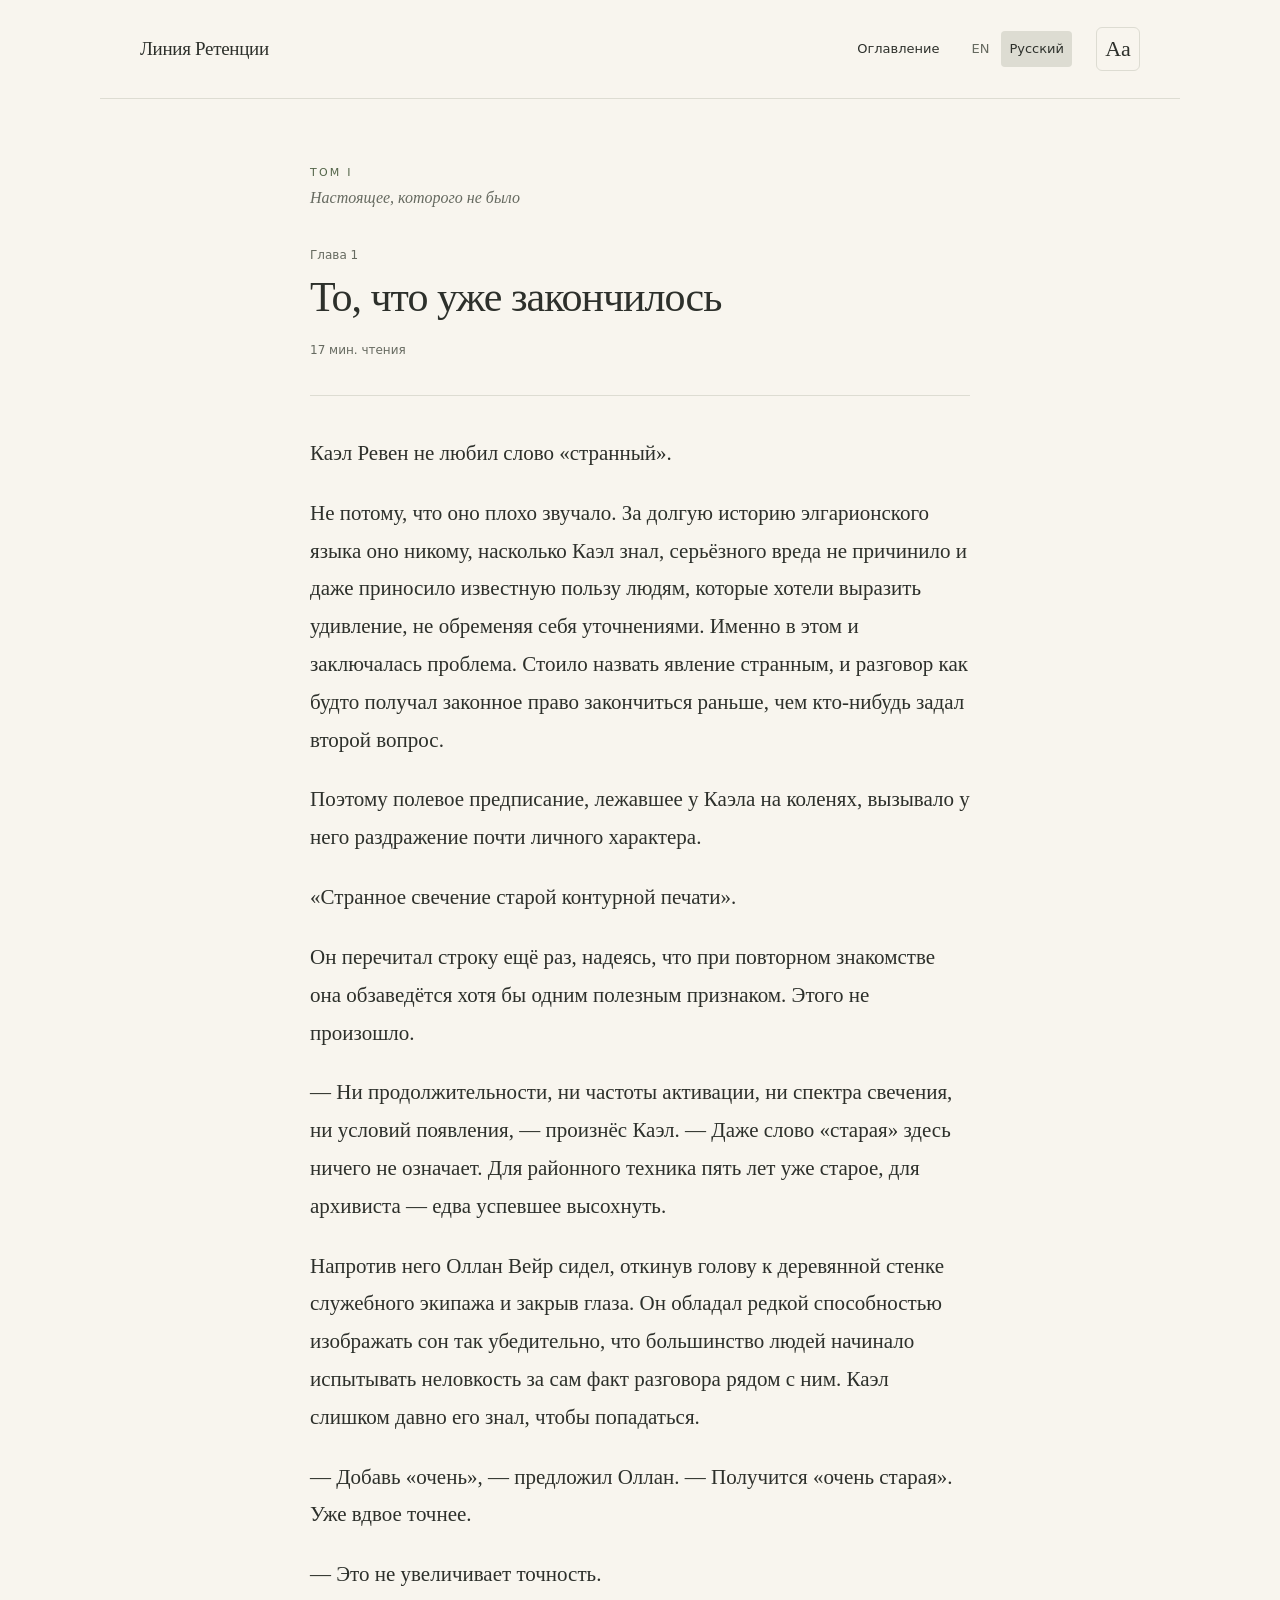
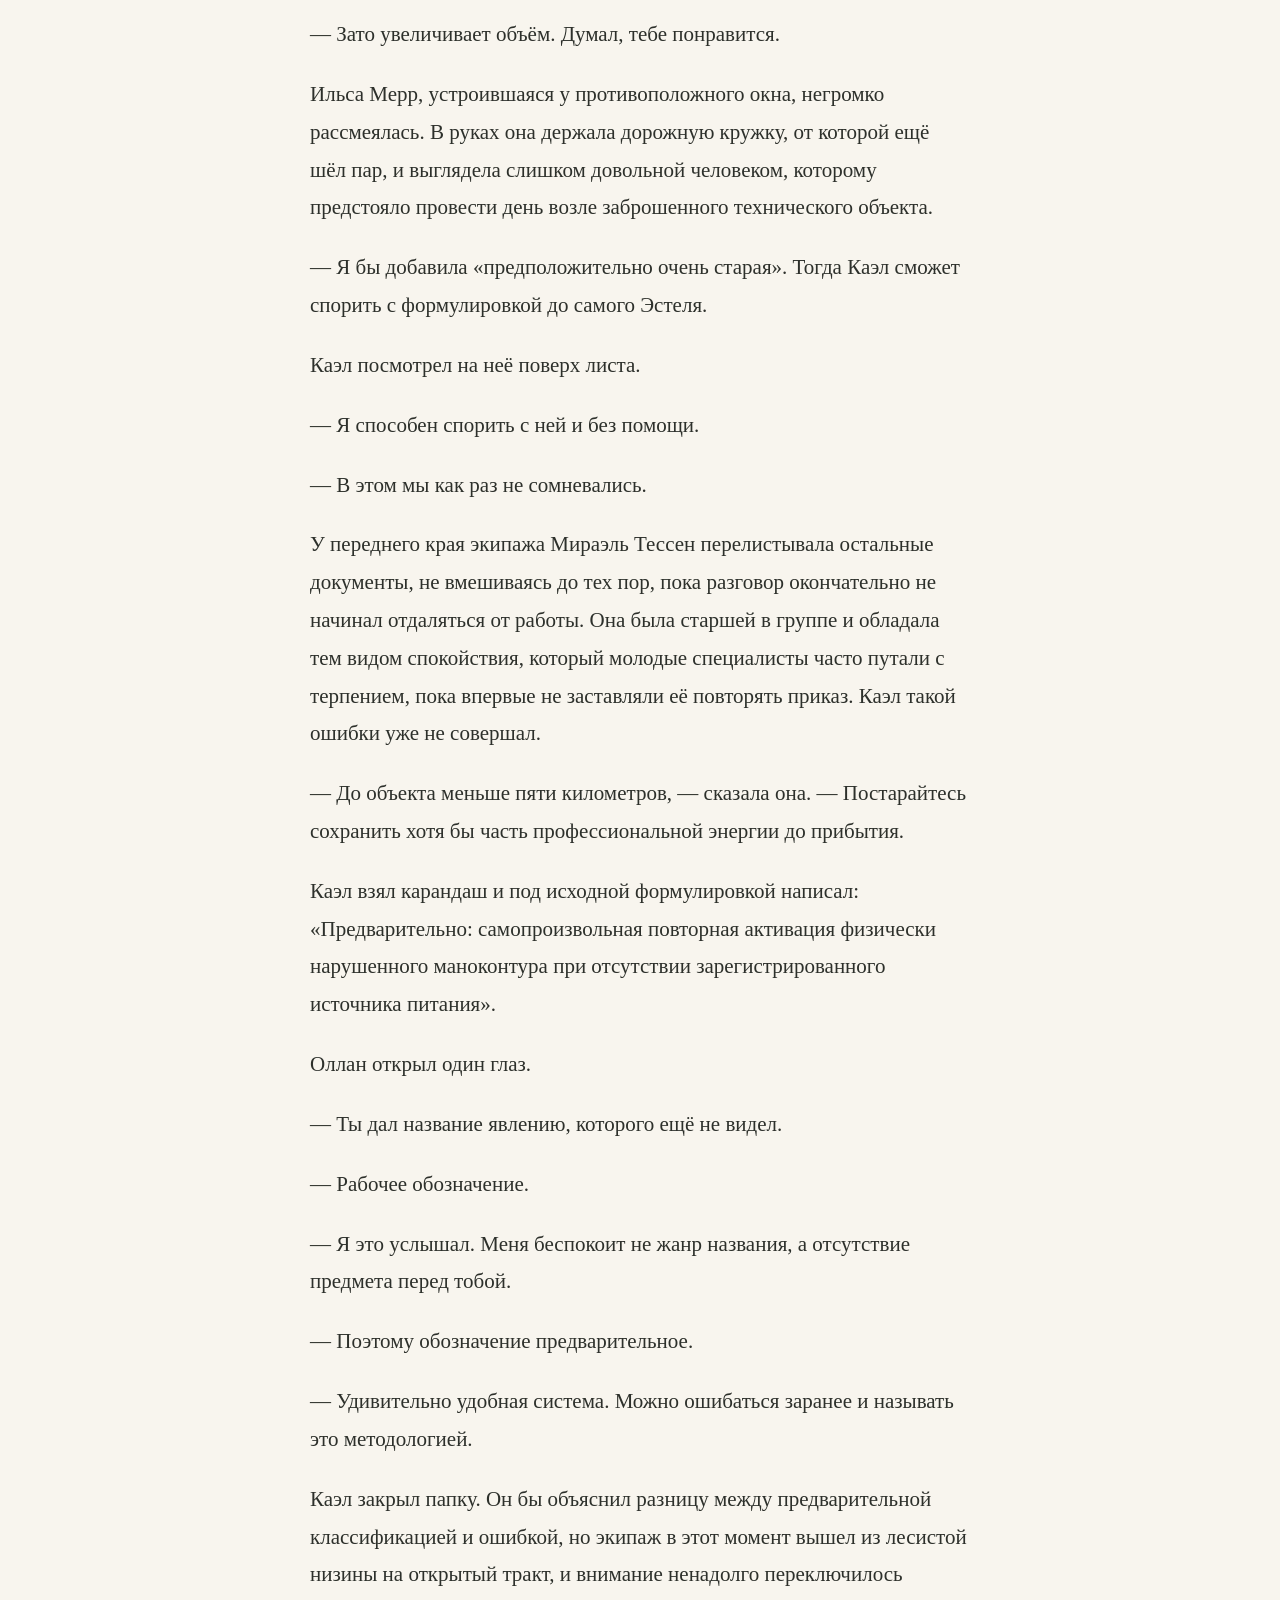
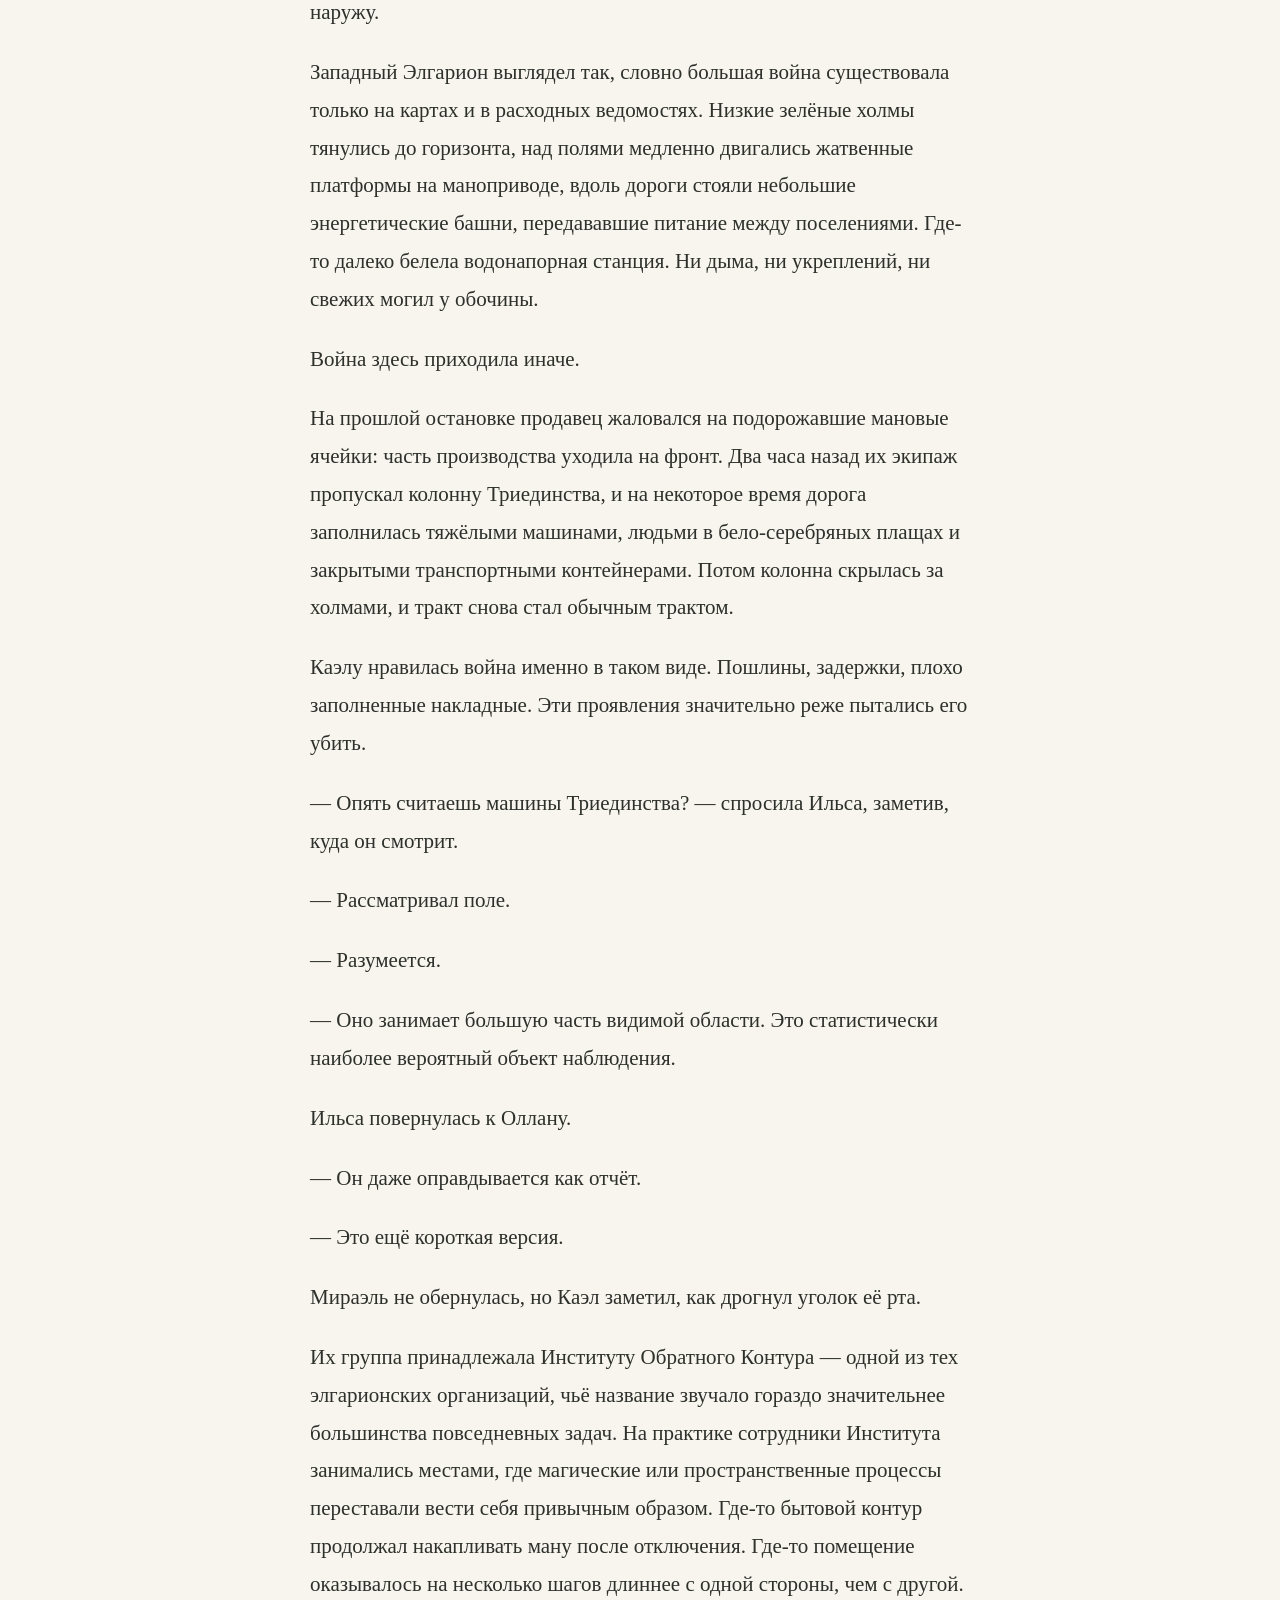
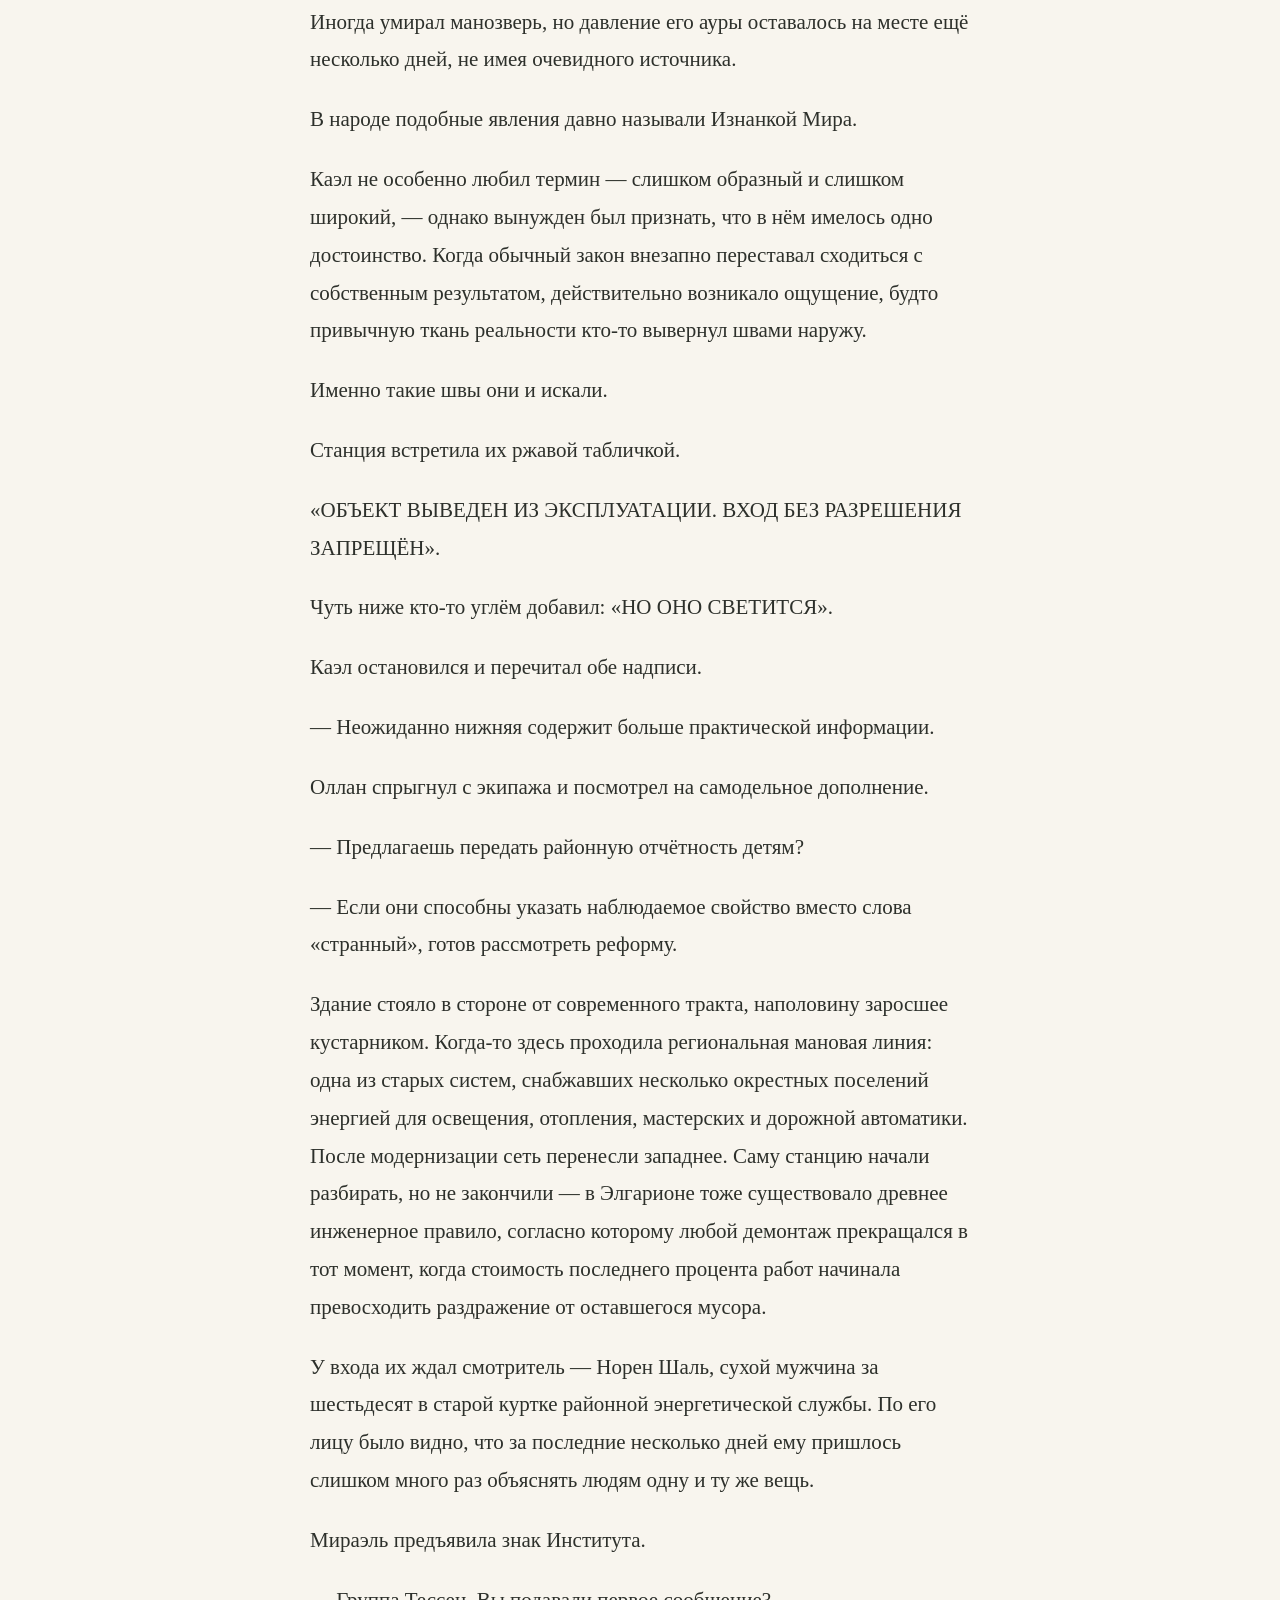
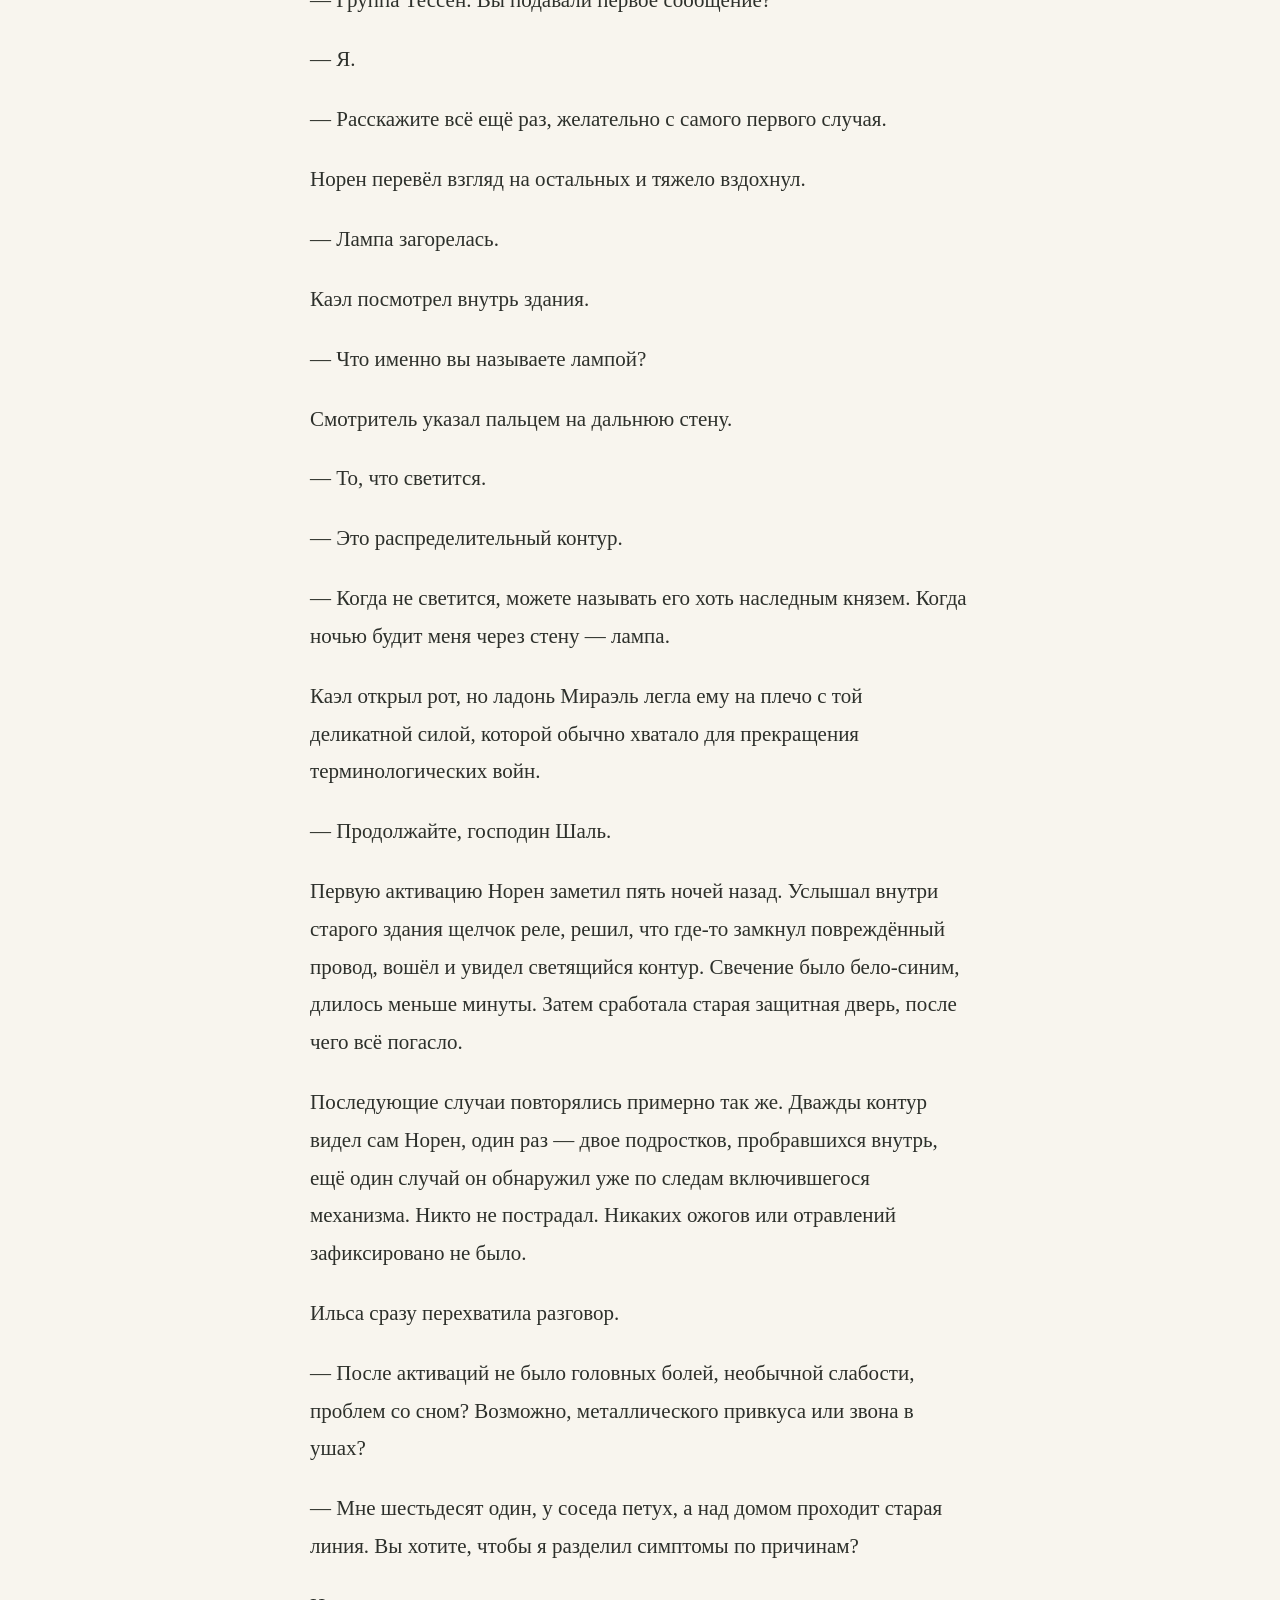
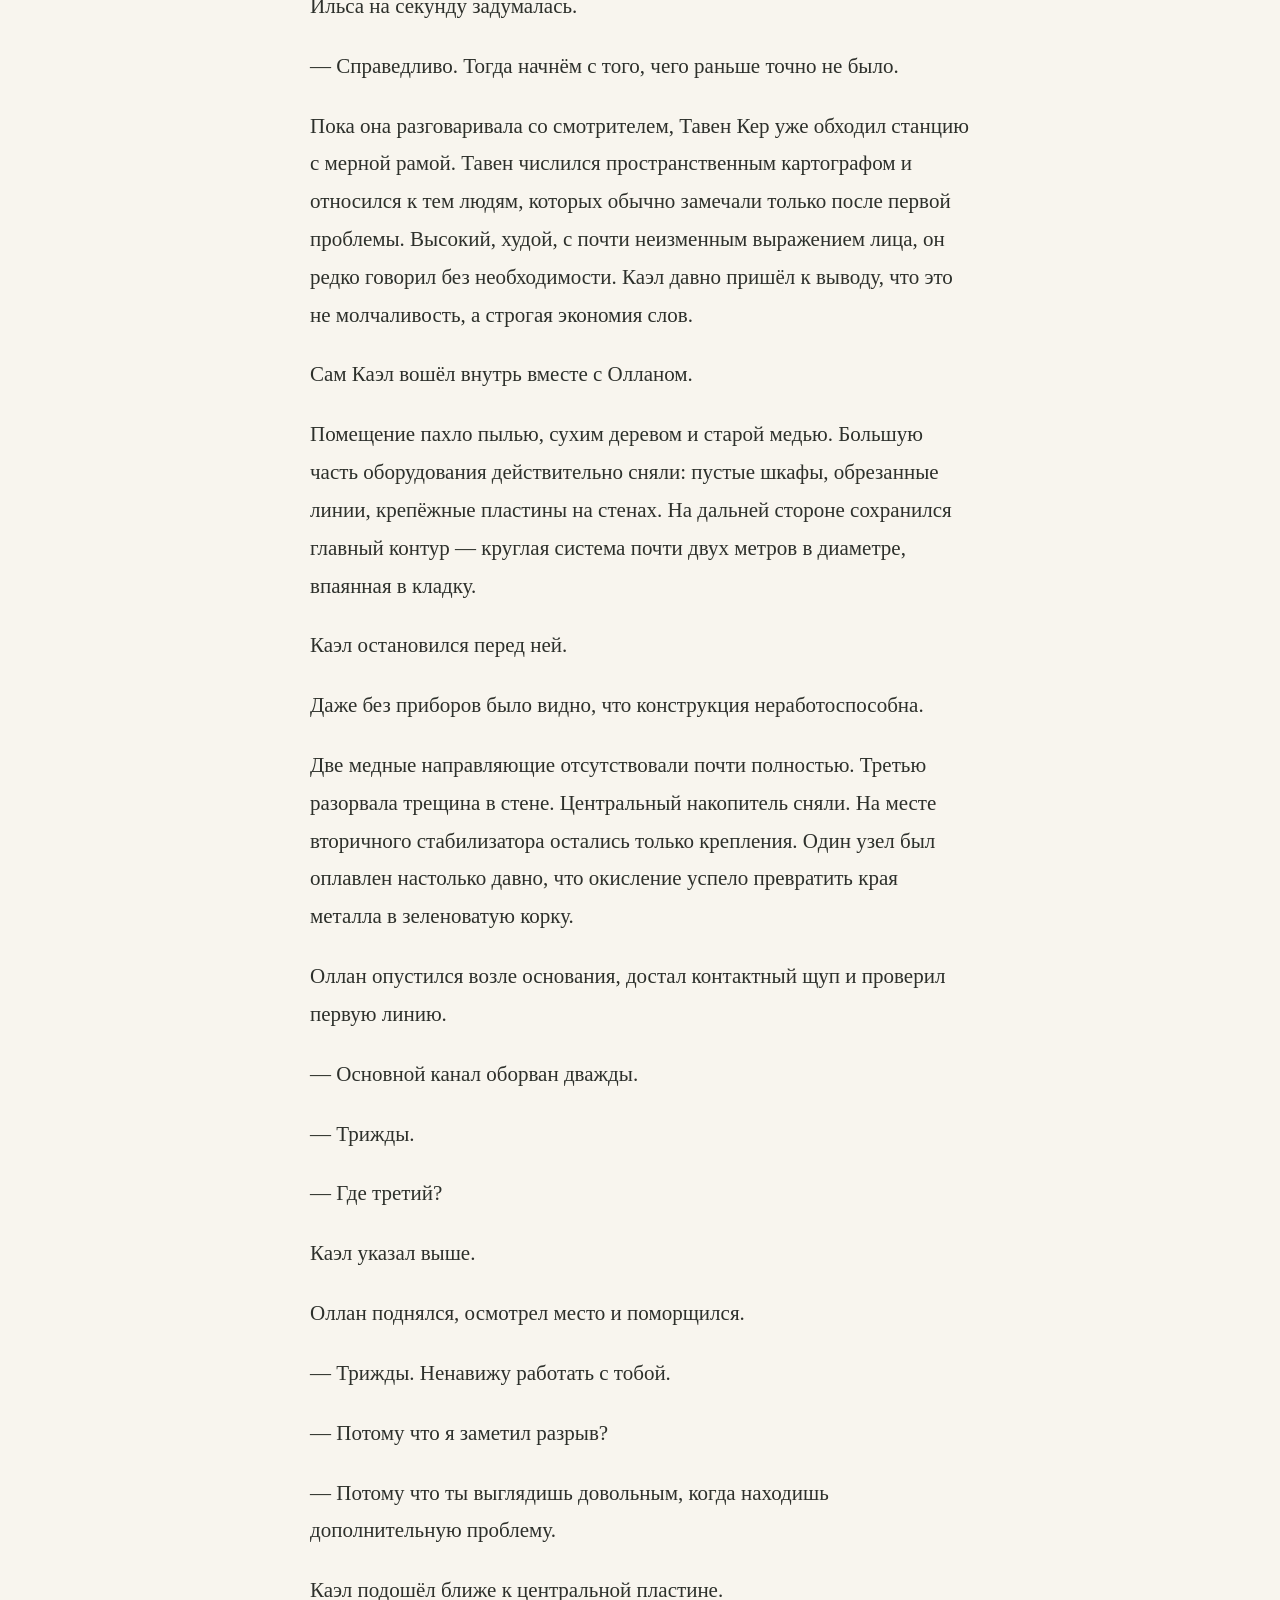
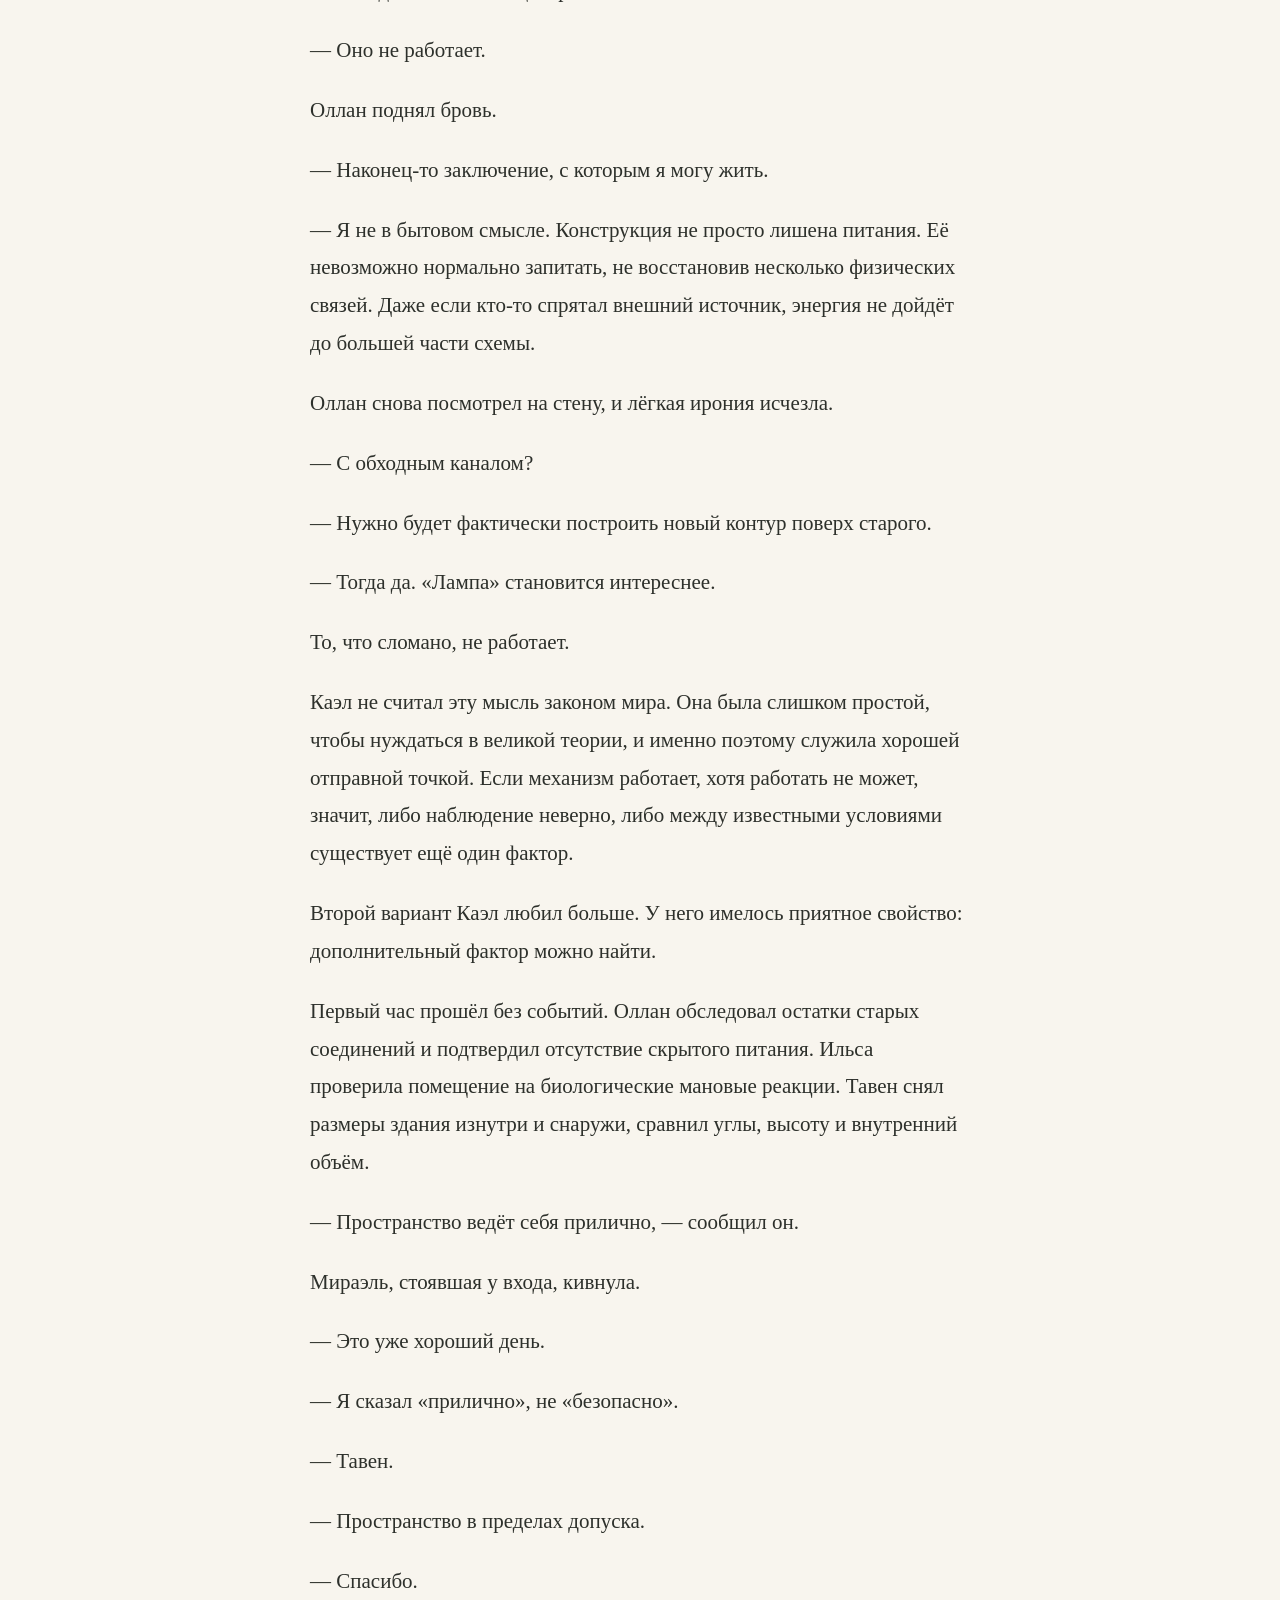
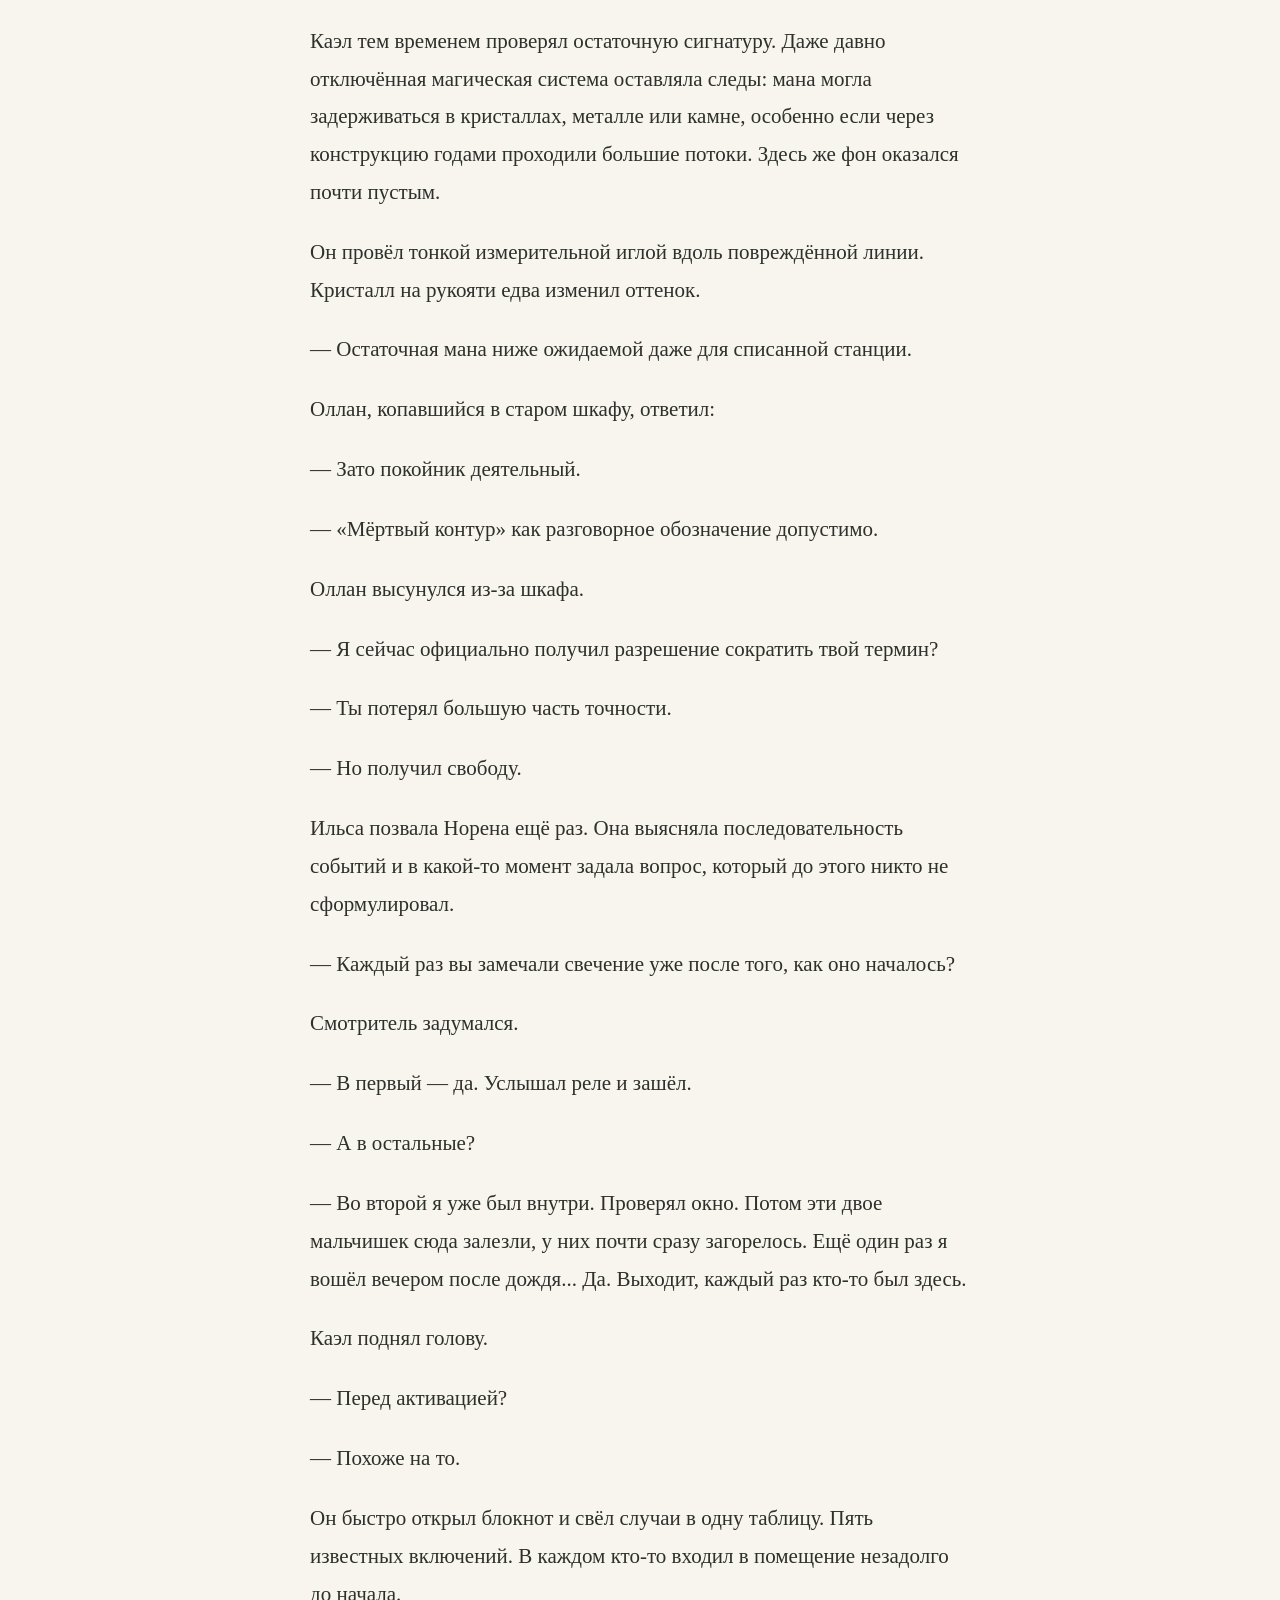
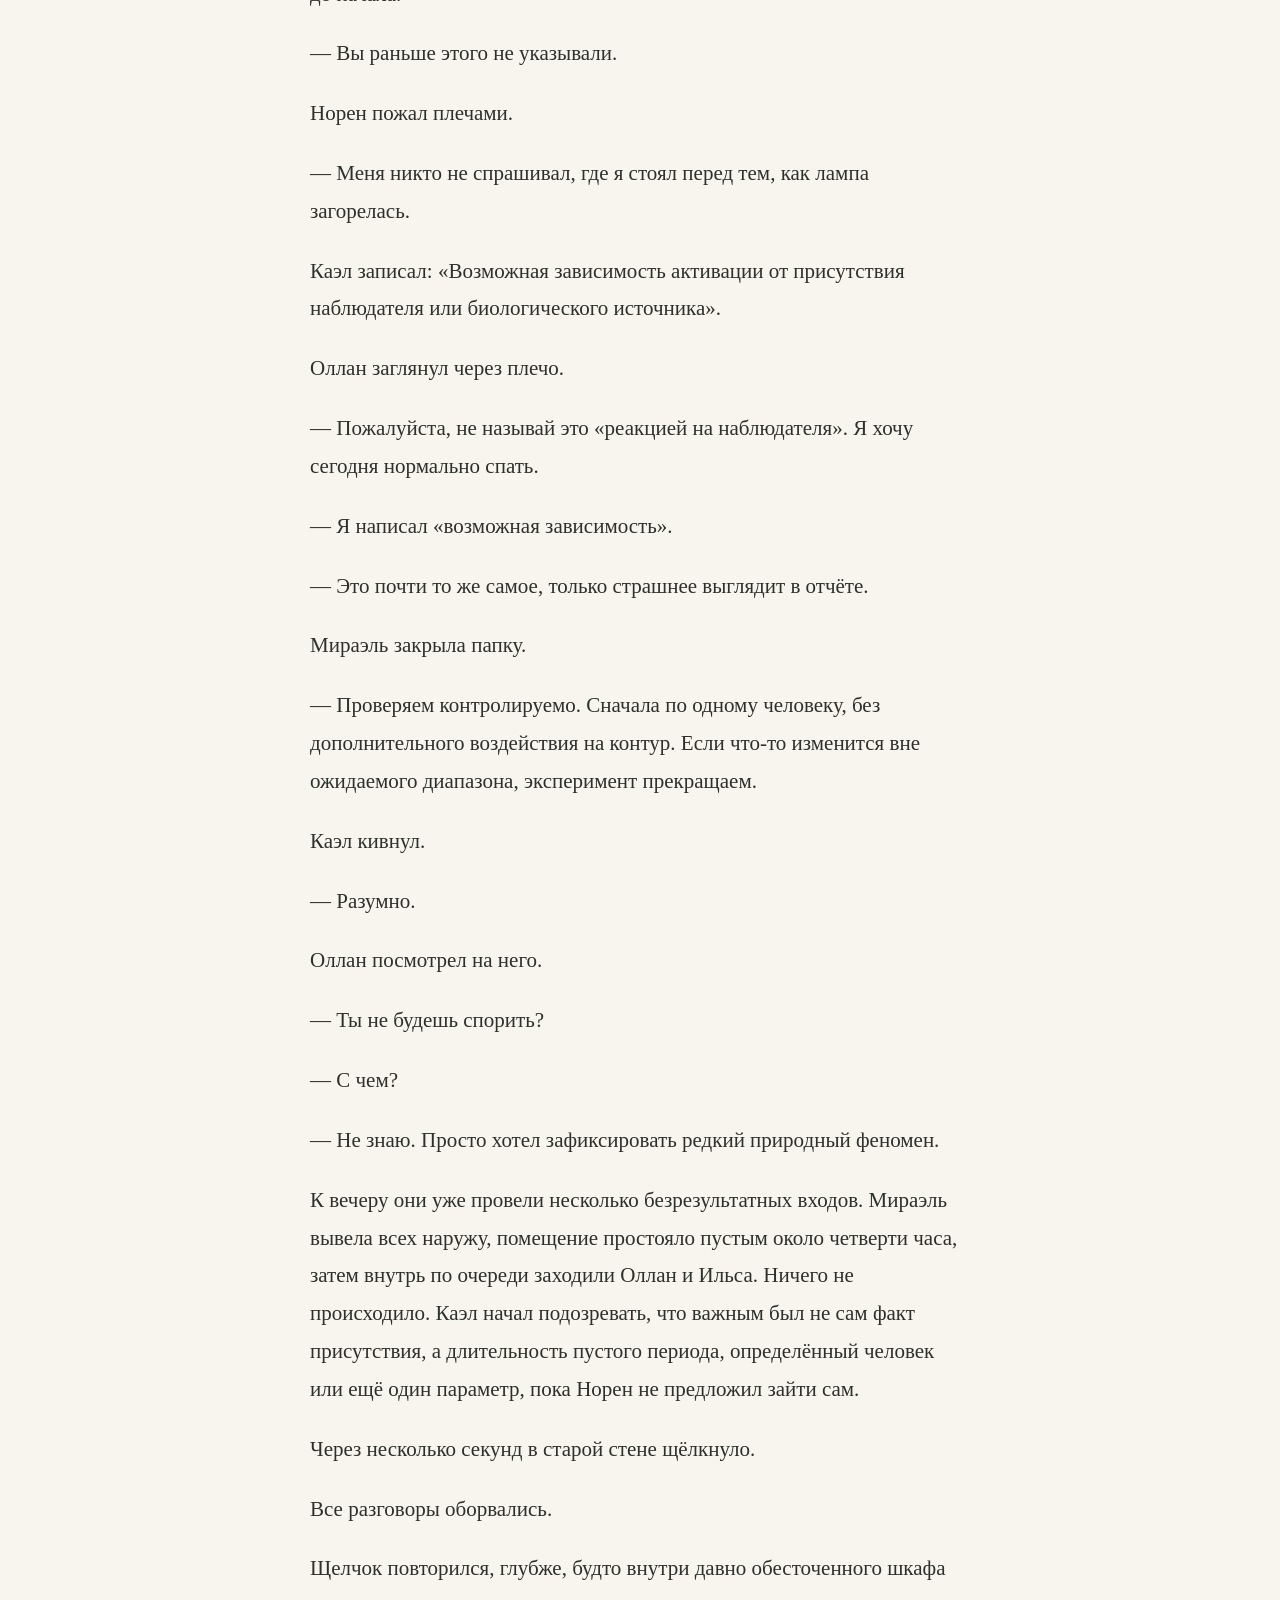
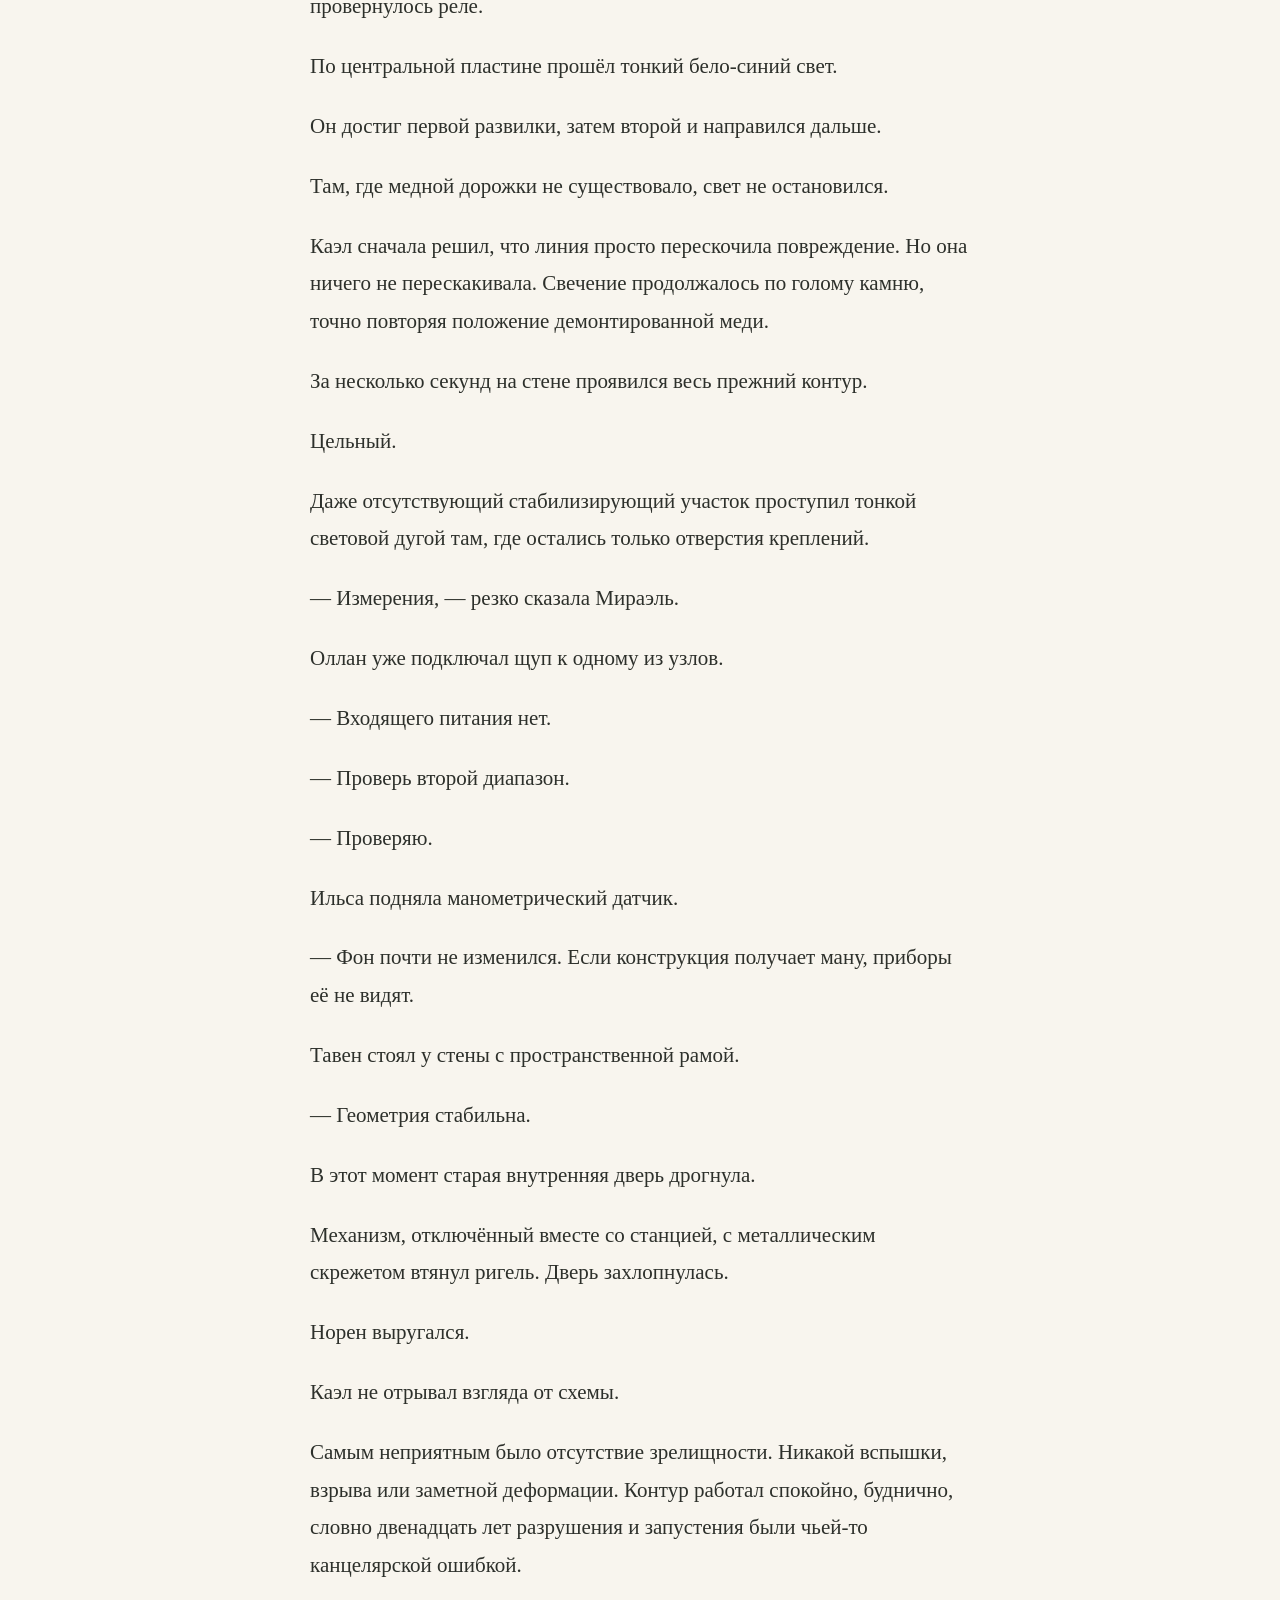
<file: docs/volume-1-chapter-1.ru.html>
<!doctype html>
<html lang="ru">
<head>
<meta charset="utf-8">
<meta name="viewport" content="width=device-width, initial-scale=1">
<meta name="color-scheme" content="light dark">
<meta name="description" content="Линия Ретенции — Том I: Настоящее, которого не было. Глава 1: То, что уже закончилось.">
<title>То, что уже закончилось · Линия Ретенции</title>
<link rel="alternate" hreflang="en" href="volume-1-chapter-1.html">
<link rel="alternate" hreflang="ru" href="volume-1-chapter-1.ru.html">
<link rel="icon" type="image/svg+xml" href="assets/favicon.svg">
<script src="assets/preferences.js"></script>
<link rel="stylesheet" href="assets/style.css">
<script src="assets/reader.js" defer></script>
</head>
<body>
<a class="skip" href="#main">Перейти к чтению</a>
<header class="site-header">
<a class="wordmark" href="index.ru.html">Линия Ретенции</a>
<nav class="tools" aria-label="Настройки чтения">
<a href="contents.ru.html">Оглавление</a>
<span class="language-switch" role="group" aria-label="Язык"><a href="volume-1-chapter-1.html" lang="en" hreflang="en">EN</a><a href="volume-1-chapter-1.ru.html" lang="ru" hreflang="ru" aria-current="true">Русский</a></span>
<details class="settings">
<summary aria-label="Настройки чтения">Aa</summary>
<div class="settings-panel">
<p class="settings-title">Настройки чтения</p>
<label for="theme">Цвет страницы</label>
<select id="theme"><option value="system">Как в системе</option><option value="light">Бумага</option><option value="dark">Ночь</option></select>
<label for="size">Размер текста <output id="size-label" for="size">21 px</output></label>
<input type="range" id="size" min="17" max="28" step="1" value="21">
<label for="width">Ширина текста <output id="width-label" for="width">660 px</output></label>
<input type="range" id="width" min="660" max="1500" step="60" value="660" data-full-label="Во всю ширину">
</div>
</details>
</nav>
</header>
<main id="main" class="reading" tabindex="-1">
<header class="chapter-heading">
<p class="eyebrow">Том I</p>
<p class="volume-title">Настоящее, которого не было</p>
<p class="chapter-number">Глава 1</p>
<h1>То, что уже закончилось</h1>
<p class="reading-time">17 мин. чтения</p>
</header>
<article aria-label="Глава 1: То, что уже закончилось" class="prose">
<p>Каэл Ревен не любил слово «странный».</p>
<p>Не потому, что оно плохо звучало. За долгую историю элгарионского языка оно никому, насколько Каэл знал, серьёзного вреда не причинило и даже приносило известную пользу людям, которые хотели выразить удивление, не обременяя себя уточнениями. Именно в этом и заключалась проблема. Стоило назвать явление странным, и разговор как будто получал законное право закончиться раньше, чем кто-нибудь задал второй вопрос.</p>
<p>Поэтому полевое предписание, лежавшее у Каэла на коленях, вызывало у него раздражение почти личного характера.</p>
<p>«Странное свечение старой контурной печати».</p>
<p>Он перечитал строку ещё раз, надеясь, что при повторном знакомстве она обзаведётся хотя бы одним полезным признаком. Этого не произошло.</p>
<p>— Ни продолжительности, ни частоты активации, ни спектра свечения, ни условий появления, — произнёс Каэл. — Даже слово «старая» здесь ничего не означает. Для районного техника пять лет уже старое, для архивиста — едва успевшее высохнуть.</p>
<p>Напротив него Оллан Вейр сидел, откинув голову к деревянной стенке служебного экипажа и закрыв глаза. Он обладал редкой способностью изображать сон так убедительно, что большинство людей начинало испытывать неловкость за сам факт разговора рядом с ним. Каэл слишком давно его знал, чтобы попадаться.</p>
<p>— Добавь «очень», — предложил Оллан. — Получится «очень старая». Уже вдвое точнее.</p>
<p>— Это не увеличивает точность.</p>
<p>— Зато увеличивает объём. Думал, тебе понравится.</p>
<p>Ильса Мерр, устроившаяся у противоположного окна, негромко рассмеялась. В руках она держала дорожную кружку, от которой ещё шёл пар, и выглядела слишком довольной человеком, которому предстояло провести день возле заброшенного технического объекта.</p>
<p>— Я бы добавила «предположительно очень старая». Тогда Каэл сможет спорить с формулировкой до самого Эстеля.</p>
<p>Каэл посмотрел на неё поверх листа.</p>
<p>— Я способен спорить с ней и без помощи.</p>
<p>— В этом мы как раз не сомневались.</p>
<p>У переднего края экипажа Мираэль Тессен перелистывала остальные документы, не вмешиваясь до тех пор, пока разговор окончательно не начинал отдаляться от работы. Она была старшей в группе и обладала тем видом спокойствия, который молодые специалисты часто путали с терпением, пока впервые не заставляли её повторять приказ. Каэл такой ошибки уже не совершал.</p>
<p>— До объекта меньше пяти километров, — сказала она. — Постарайтесь сохранить хотя бы часть профессиональной энергии до прибытия.</p>
<p>Каэл взял карандаш и под исходной формулировкой написал: «Предварительно: самопроизвольная повторная активация физически нарушенного маноконтура при отсутствии зарегистрированного источника питания».</p>
<p>Оллан открыл один глаз.</p>
<p>— Ты дал название явлению, которого ещё не видел.</p>
<p>— Рабочее обозначение.</p>
<p>— Я это услышал. Меня беспокоит не жанр названия, а отсутствие предмета перед тобой.</p>
<p>— Поэтому обозначение предварительное.</p>
<p>— Удивительно удобная система. Можно ошибаться заранее и называть это методологией.</p>
<p>Каэл закрыл папку. Он бы объяснил разницу между предварительной классификацией и ошибкой, но экипаж в этот момент вышел из лесистой низины на открытый тракт, и внимание ненадолго переключилось наружу.</p>
<p>Западный Элгарион выглядел так, словно большая война существовала только на картах и в расходных ведомостях. Низкие зелёные холмы тянулись до горизонта, над полями медленно двигались жатвенные платформы на маноприводе, вдоль дороги стояли небольшие энергетические башни, передававшие питание между поселениями. Где-то далеко белела водонапорная станция. Ни дыма, ни укреплений, ни свежих могил у обочины.</p>
<p>Война здесь приходила иначе.</p>
<p>На прошлой остановке продавец жаловался на подорожавшие мановые ячейки: часть производства уходила на фронт. Два часа назад их экипаж пропускал колонну Триединства, и на некоторое время дорога заполнилась тяжёлыми машинами, людьми в бело-серебряных плащах и закрытыми транспортными контейнерами. Потом колонна скрылась за холмами, и тракт снова стал обычным трактом.</p>
<p>Каэлу нравилась война именно в таком виде. Пошлины, задержки, плохо заполненные накладные. Эти проявления значительно реже пытались его убить.</p>
<p>— Опять считаешь машины Триединства? — спросила Ильса, заметив, куда он смотрит.</p>
<p>— Рассматривал поле.</p>
<p>— Разумеется.</p>
<p>— Оно занимает большую часть видимой области. Это статистически наиболее вероятный объект наблюдения.</p>
<p>Ильса повернулась к Оллану.</p>
<p>— Он даже оправдывается как отчёт.</p>
<p>— Это ещё короткая версия.</p>
<p>Мираэль не обернулась, но Каэл заметил, как дрогнул уголок её рта.</p>
<p>Их группа принадлежала Институту Обратного Контура — одной из тех элгарионских организаций, чьё название звучало гораздо значительнее большинства повседневных задач. На практике сотрудники Института занимались местами, где магические или пространственные процессы переставали вести себя привычным образом. Где-то бытовой контур продолжал накапливать ману после отключения. Где-то помещение оказывалось на несколько шагов длиннее с одной стороны, чем с другой. Иногда умирал манозверь, но давление его ауры оставалось на месте ещё несколько дней, не имея очевидного источника.</p>
<p>В народе подобные явления давно называли Изнанкой Мира.</p>
<p>Каэл не особенно любил термин — слишком образный и слишком широкий, — однако вынужден был признать, что в нём имелось одно достоинство. Когда обычный закон внезапно переставал сходиться с собственным результатом, действительно возникало ощущение, будто привычную ткань реальности кто-то вывернул швами наружу.</p>
<p>Именно такие швы они и искали.</p>
<p>Станция встретила их ржавой табличкой.</p>
<p>«ОБЪЕКТ ВЫВЕДЕН ИЗ ЭКСПЛУАТАЦИИ. ВХОД БЕЗ РАЗРЕШЕНИЯ ЗАПРЕЩЁН».</p>
<p>Чуть ниже кто-то углём добавил: «НО ОНО СВЕТИТСЯ».</p>
<p>Каэл остановился и перечитал обе надписи.</p>
<p>— Неожиданно нижняя содержит больше практической информации.</p>
<p>Оллан спрыгнул с экипажа и посмотрел на самодельное дополнение.</p>
<p>— Предлагаешь передать районную отчётность детям?</p>
<p>— Если они способны указать наблюдаемое свойство вместо слова «странный», готов рассмотреть реформу.</p>
<p>Здание стояло в стороне от современного тракта, наполовину заросшее кустарником. Когда-то здесь проходила региональная мановая линия: одна из старых систем, снабжавших несколько окрестных поселений энергией для освещения, отопления, мастерских и дорожной автоматики. После модернизации сеть перенесли западнее. Саму станцию начали разбирать, но не закончили — в Элгарионе тоже существовало древнее инженерное правило, согласно которому любой демонтаж прекращался в тот момент, когда стоимость последнего процента работ начинала превосходить раздражение от оставшегося мусора.</p>
<p>У входа их ждал смотритель — Норен Шаль, сухой мужчина за шестьдесят в старой куртке районной энергетической службы. По его лицу было видно, что за последние несколько дней ему пришлось слишком много раз объяснять людям одну и ту же вещь.</p>
<p>Мираэль предъявила знак Института.</p>
<p>— Группа Тессен. Вы подавали первое сообщение?</p>
<p>— Я.</p>
<p>— Расскажите всё ещё раз, желательно с самого первого случая.</p>
<p>Норен перевёл взгляд на остальных и тяжело вздохнул.</p>
<p>— Лампа загорелась.</p>
<p>Каэл посмотрел внутрь здания.</p>
<p>— Что именно вы называете лампой?</p>
<p>Смотритель указал пальцем на дальнюю стену.</p>
<p>— То, что светится.</p>
<p>— Это распределительный контур.</p>
<p>— Когда не светится, можете называть его хоть наследным князем. Когда ночью будит меня через стену — лампа.</p>
<p>Каэл открыл рот, но ладонь Мираэль легла ему на плечо с той деликатной силой, которой обычно хватало для прекращения терминологических войн.</p>
<p>— Продолжайте, господин Шаль.</p>
<p>Первую активацию Норен заметил пять ночей назад. Услышал внутри старого здания щелчок реле, решил, что где-то замкнул повреждённый провод, вошёл и увидел светящийся контур. Свечение было бело-синим, длилось меньше минуты. Затем сработала старая защитная дверь, после чего всё погасло.</p>
<p>Последующие случаи повторялись примерно так же. Дважды контур видел сам Норен, один раз — двое подростков, пробравшихся внутрь, ещё один случай он обнаружил уже по следам включившегося механизма. Никто не пострадал. Никаких ожогов или отравлений зафиксировано не было.</p>
<p>Ильса сразу перехватила разговор.</p>
<p>— После активаций не было головных болей, необычной слабости, проблем со сном? Возможно, металлического привкуса или звона в ушах?</p>
<p>— Мне шестьдесят один, у соседа петух, а над домом проходит старая линия. Вы хотите, чтобы я разделил симптомы по причинам?</p>
<p>Ильса на секунду задумалась.</p>
<p>— Справедливо. Тогда начнём с того, чего раньше точно не было.</p>
<p>Пока она разговаривала со смотрителем, Тавен Кер уже обходил станцию с мерной рамой. Тавен числился пространственным картографом и относился к тем людям, которых обычно замечали только после первой проблемы. Высокий, худой, с почти неизменным выражением лица, он редко говорил без необходимости. Каэл давно пришёл к выводу, что это не молчаливость, а строгая экономия слов.</p>
<p>Сам Каэл вошёл внутрь вместе с Олланом.</p>
<p>Помещение пахло пылью, сухим деревом и старой медью. Большую часть оборудования действительно сняли: пустые шкафы, обрезанные линии, крепёжные пластины на стенах. На дальней стороне сохранился главный контур — круглая система почти двух метров в диаметре, впаянная в кладку.</p>
<p>Каэл остановился перед ней.</p>
<p>Даже без приборов было видно, что конструкция неработоспособна.</p>
<p>Две медные направляющие отсутствовали почти полностью. Третью разорвала трещина в стене. Центральный накопитель сняли. На месте вторичного стабилизатора остались только крепления. Один узел был оплавлен настолько давно, что окисление успело превратить края металла в зеленоватую корку.</p>
<p>Оллан опустился возле основания, достал контактный щуп и проверил первую линию.</p>
<p>— Основной канал оборван дважды.</p>
<p>— Трижды.</p>
<p>— Где третий?</p>
<p>Каэл указал выше.</p>
<p>Оллан поднялся, осмотрел место и поморщился.</p>
<p>— Трижды. Ненавижу работать с тобой.</p>
<p>— Потому что я заметил разрыв?</p>
<p>— Потому что ты выглядишь довольным, когда находишь дополнительную проблему.</p>
<p>Каэл подошёл ближе к центральной пластине.</p>
<p>— Оно не работает.</p>
<p>Оллан поднял бровь.</p>
<p>— Наконец-то заключение, с которым я могу жить.</p>
<p>— Я не в бытовом смысле. Конструкция не просто лишена питания. Её невозможно нормально запитать, не восстановив несколько физических связей. Даже если кто-то спрятал внешний источник, энергия не дойдёт до большей части схемы.</p>
<p>Оллан снова посмотрел на стену, и лёгкая ирония исчезла.</p>
<p>— С обходным каналом?</p>
<p>— Нужно будет фактически построить новый контур поверх старого.</p>
<p>— Тогда да. «Лампа» становится интереснее.</p>
<p>То, что сломано, не работает.</p>
<p>Каэл не считал эту мысль законом мира. Она была слишком простой, чтобы нуждаться в великой теории, и именно поэтому служила хорошей отправной точкой. Если механизм работает, хотя работать не может, значит, либо наблюдение неверно, либо между известными условиями существует ещё один фактор.</p>
<p>Второй вариант Каэл любил больше. У него имелось приятное свойство: дополнительный фактор можно найти.</p>
<p>Первый час прошёл без событий. Оллан обследовал остатки старых соединений и подтвердил отсутствие скрытого питания. Ильса проверила помещение на биологические мановые реакции. Тавен снял размеры здания изнутри и снаружи, сравнил углы, высоту и внутренний объём.</p>
<p>— Пространство ведёт себя прилично, — сообщил он.</p>
<p>Мираэль, стоявшая у входа, кивнула.</p>
<p>— Это уже хороший день.</p>
<p>— Я сказал «прилично», не «безопасно».</p>
<p>— Тавен.</p>
<p>— Пространство в пределах допуска.</p>
<p>— Спасибо.</p>
<p>Каэл тем временем проверял остаточную сигнатуру. Даже давно отключённая магическая система оставляла следы: мана могла задерживаться в кристаллах, металле или камне, особенно если через конструкцию годами проходили большие потоки. Здесь же фон оказался почти пустым.</p>
<p>Он провёл тонкой измерительной иглой вдоль повреждённой линии. Кристалл на рукояти едва изменил оттенок.</p>
<p>— Остаточная мана ниже ожидаемой даже для списанной станции.</p>
<p>Оллан, копавшийся в старом шкафу, ответил:</p>
<p>— Зато покойник деятельный.</p>
<p>— «Мёртвый контур» как разговорное обозначение допустимо.</p>
<p>Оллан высунулся из-за шкафа.</p>
<p>— Я сейчас официально получил разрешение сократить твой термин?</p>
<p>— Ты потерял большую часть точности.</p>
<p>— Но получил свободу.</p>
<p>Ильса позвала Норена ещё раз. Она выясняла последовательность событий и в какой-то момент задала вопрос, который до этого никто не сформулировал.</p>
<p>— Каждый раз вы замечали свечение уже после того, как оно началось?</p>
<p>Смотритель задумался.</p>
<p>— В первый — да. Услышал реле и зашёл.</p>
<p>— А в остальные?</p>
<p>— Во второй я уже был внутри. Проверял окно. Потом эти двое мальчишек сюда залезли, у них почти сразу загорелось. Ещё один раз я вошёл вечером после дождя... Да. Выходит, каждый раз кто-то был здесь.</p>
<p>Каэл поднял голову.</p>
<p>— Перед активацией?</p>
<p>— Похоже на то.</p>
<p>Он быстро открыл блокнот и свёл случаи в одну таблицу. Пять известных включений. В каждом кто-то входил в помещение незадолго до начала.</p>
<p>— Вы раньше этого не указывали.</p>
<p>Норен пожал плечами.</p>
<p>— Меня никто не спрашивал, где я стоял перед тем, как лампа загорелась.</p>
<p>Каэл записал: «Возможная зависимость активации от присутствия наблюдателя или биологического источника».</p>
<p>Оллан заглянул через плечо.</p>
<p>— Пожалуйста, не называй это «реакцией на наблюдателя». Я хочу сегодня нормально спать.</p>
<p>— Я написал «возможная зависимость».</p>
<p>— Это почти то же самое, только страшнее выглядит в отчёте.</p>
<p>Мираэль закрыла папку.</p>
<p>— Проверяем контролируемо. Сначала по одному человеку, без дополнительного воздействия на контур. Если что-то изменится вне ожидаемого диапазона, эксперимент прекращаем.</p>
<p>Каэл кивнул.</p>
<p>— Разумно.</p>
<p>Оллан посмотрел на него.</p>
<p>— Ты не будешь спорить?</p>
<p>— С чем?</p>
<p>— Не знаю. Просто хотел зафиксировать редкий природный феномен.</p>
<p>К вечеру они уже провели несколько безрезультатных входов. Мираэль вывела всех наружу, помещение простояло пустым около четверти часа, затем внутрь по очереди заходили Оллан и Ильса. Ничего не происходило. Каэл начал подозревать, что важным был не сам факт присутствия, а длительность пустого периода, определённый человек или ещё один параметр, пока Норен не предложил зайти сам.</p>
<p>Через несколько секунд в старой стене щёлкнуло.</p>
<p>Все разговоры оборвались.</p>
<p>Щелчок повторился, глубже, будто внутри давно обесточенного шкафа провернулось реле.</p>
<p>По центральной пластине прошёл тонкий бело-синий свет.</p>
<p>Он достиг первой развилки, затем второй и направился дальше.</p>
<p>Там, где медной дорожки не существовало, свет не остановился.</p>
<p>Каэл сначала решил, что линия просто перескочила повреждение. Но она ничего не перескакивала. Свечение продолжалось по голому камню, точно повторяя положение демонтированной меди.</p>
<p>За несколько секунд на стене проявился весь прежний контур.</p>
<p>Цельный.</p>
<p>Даже отсутствующий стабилизирующий участок проступил тонкой световой дугой там, где остались только отверстия креплений.</p>
<p>— Измерения, — резко сказала Мираэль.</p>
<p>Оллан уже подключал щуп к одному из узлов.</p>
<p>— Входящего питания нет.</p>
<p>— Проверь второй диапазон.</p>
<p>— Проверяю.</p>
<p>Ильса подняла манометрический датчик.</p>
<p>— Фон почти не изменился. Если конструкция получает ману, приборы её не видят.</p>
<p>Тавен стоял у стены с пространственной рамой.</p>
<p>— Геометрия стабильна.</p>
<p>В этот момент старая внутренняя дверь дрогнула.</p>
<p>Механизм, отключённый вместе со станцией, с металлическим скрежетом втянул ригель. Дверь захлопнулась.</p>
<p>Норен выругался.</p>
<p>Каэл не отрывал взгляда от схемы.</p>
<p>Самым неприятным было отсутствие зрелищности. Никакой вспышки, взрыва или заметной деформации. Контур работал спокойно, буднично, словно двенадцать лет разрушения и запустения были чьей-то канцелярской ошибкой.</p>
<p>Оллан сменил прибор и снова получил нулевое значение.</p>
<p>— Каэл, он не забирает энергию.</p>
<p>— Возможно, источник лежит вне диапазона мановых датчиков.</p>
<p>— Уже три диапазона. И если это прямое преобразование архэ, мы должны видеть хотя бы побочный след.</p>
<p>Каэл взял прибор сам.</p>
<p>Ноль.</p>
<p>При этом механизм совершал работу. Свет поддерживался. Реле включилось. Дверь закрылась. Любое действие требовало затрат, но известных затрат не происходило.</p>
<p>Каэл почувствовал привычное раздражение, возникавшее всякий раз, когда результат существовал без уважения к расчёту.</p>
<p>— Самоподдерживающаяся функциональная реконструкция с неидентифицированным источником обеспечения при частичном восстановлении исходной структурной конфигурации...</p>
<p>— Ты нервничаешь, — сказала Ильса.</p>
<p>Каэл остановился.</p>
<p>— Я уточняю классификацию.</p>
<p>— У тебя классификации становятся длиннее, когда ты не понимаешь, что происходит.</p>
<p>— Они становятся длиннее, когда увеличивается количество неизвестных.</p>
<p>Тавен, не отрывая взгляда от рамки, заметил:</p>
<p>— Эти два утверждения сейчас почти совпадают.</p>
<p>Каэл собирался ответить, но контур погас.</p>
<p>Свет исчез сразу со всей стены. Защитная дверь отпустила ригель. В помещении снова осталась только разрушенная медь и тусклый вечерний свет из окон.</p>
<p>Несколько секунд никто не двигался.</p>
<p>Норен первым нарушил молчание.</p>
<p>— Ну и как она у вас теперь называется?</p>
<p>Оллан медленно убрал щуп.</p>
<p>— Пока я всё ещё за лампу.</p>
<p>На этот раз Каэл не стал спорить.</p>
<p>Активацию удалось повторить ещё дважды. Теперь группа уже знала, что после достаточно долгого пустого периода вход человека значительно повышал вероятность включения. Но важнее оказалась другая деталь.</p>
<p>В районном архиве нашёлся старый чертёж станции, и Каэл почти сразу заметил несоответствие. Световая схема повторяла не последнюю рабочую конфигурацию перед закрытием объекта. Одна боковая дорожка располагалась ниже, чем в поздних документах.</p>
<p>Тавен проверил даты.</p>
<p>— Чертёж семнадцатилетней давности.</p>
<p>— Контур модернизировали через три года после него, — сказал Каэл.</p>
<p>Оллан посмотрел на стену.</p>
<p>— То есть эта штука выбирает более старую версию?</p>
<p>— Не обязательно выбирает. Пока у нас нет оснований приписывать процессу намерение.</p>
<p>— Хорошо. Эта ненамеренная штука почему-то предпочитает более старую версию.</p>
<p>Каэл задумчиво провёл пальцем по схеме. Если происходящее было обычным остаточным откликом, логичнее ожидать наиболее позднюю или наиболее часто используемую конфигурацию. Здесь же проявлялось состояние, существовавшее за несколько лет до окончательного отключения.</p>
<p>Он поднялся.</p>
<p>— Нужно проверить, что возвращается: только визуальная структура или само состояние элемента.</p>
<p>Мираэль сразу поняла, к чему он ведёт.</p>
<p>— Минимальное повреждение. На сохранившемся участке. Без вмешательства в центральную часть.</p>
<p>Оллан уже доставал резец.</p>
<p>— Иногда ты убиваешь всю радость науки ещё до начала.</p>
<p>— Иногда я возвращаю вас домой с тем же количеством конечностей.</p>
<p>— Это тоже полезно.</p>
<p>Выбрали короткий участок медной линии, ещё находившийся в хорошем состоянии. Оллан сделал на поверхности глубокую царапину. Тавен измерил её положение и длину. Ильса тоже записала данные.</p>
<p>Каэл заметил.</p>
<p>— Медицинская часть?</p>
<p>— Нет. Хочу сохранить документальное свидетельство того, что вы добровольно портите государственное имущество.</p>
<p>— Объект списан.</p>
<p>— Тогда добровольно портите исторический мусор.</p>
<p>— Контролируемое воздействие на исследуемую систему.</p>
<p>Мираэль улыбнулась.</p>
<p>— Смотри, Оллан. Я уже начинаю понимать их язык.</p>
<p>После очередного периода ожидания Каэл вошёл в помещение первым.</p>
<p>На восьмой секунде щёлкнуло реле.</p>
<p>Контур зажёгся.</p>
<p>Каэл смотрел только на повреждённый участок.</p>
<p>Царапины не было.</p>
<p>Он не сразу осознал увиденное. Медная линия светилась гладко, без следа сегодняшнего вмешательства.</p>
<p>— Оллан.</p>
<p>Тот вошёл почти сразу.</p>
<p>— Что?</p>
<p>Каэл указал.</p>
<p>Оллан остановился.</p>
<p>— Я её сделал вот здесь.</p>
<p>— Знаю.</p>
<p>— Тогда куда она делась?</p>
<p>— Именно это я пытаюсь понять.</p>
<p>Оллан машинально потянулся рукой к меди, но Мираэль и Каэл одновременно остановили его.</p>
<p>— Не трогай.</p>
<p>Все ждали.</p>
<p>Контур погас.</p>
<p>Царапина вернулась.</p>
<p>Не возникла постепенно, не проступила из-под света. В один момент поверхность была гладкой, в следующий повреждение снова находилось на своём месте.</p>
<p>Каэл почувствовал, как несколько удобных гипотез разваливаются почти одновременно.</p>
<p>Это не было простой световой проекцией: контур выполнял работу.</p>
<p>Не восстановлением: после завершения эффекта повреждение возвращалось.</p>
<p>Не остаточной маной: её практически не было.</p>
<p>Не обычным эхо: эхо могло повторить старое действие, но не имело причин отрицать новое состояние материала.</p>
<p>— Оно не чинит контур, — тихо сказал Каэл.</p>
<p>Мираэль смотрела на вернувшуюся царапину.</p>
<p>— Тогда что именно происходит?</p>
<p>Каэл не любил эту фразу, когда она приходила от других, и ещё меньше любил ответ, который сейчас пришлось дать самому.</p>
<p>— Я пока не знаю.</p>
<p>Ни Оллан, ни Ильса не пошутили.</p>
<p>К концу дня Мираэль решила завершить эксперименты до получения новых архивных данных. Норен закрыл станцию, Тавен снял последние пространственные показатели, и группа уже собиралась уходить, когда картограф негромко позвал:</p>
<p>— Каэл.</p>
<p>Не громкость заставила его обернуться, а тон.</p>
<p>За время работы Каэл успел различить несколько вариантов тавеновского обращения. Один означал, что на карте ошибка. Другой — что кто-то мешает измерениям. Третий обычно предшествовал фразе Мираэль о немедленном отходе.</p>
<p>Этого варианта он ещё не слышал.</p>
<p>Тавен стоял снаружи, у края старой дороги, и смотрел на землю.</p>
<p>— Что произошло?</p>
<p>Он не ответил, только указал рукой.</p>
<p>Вечернее солнце уже опускалось за холмы, вытягивая по земле длинные тени станции, кустов и старого ограждения.</p>
<p>Среди них лежала ещё одна.</p>
<p>Высокая узкая тень башни.</p>
<p>Самой башни рядом не было.</p>
<p>Каэл медленно поднял взгляд, будто объект мог каким-то образом скрываться над ними. Пустое небо. Поле. Дорога.</p>
<p>Снова земля.</p>
<p>Тень оставалась.</p>
<p>Она имела прямой ствол и характерную поперечную перекладину наверху. Норен вышел из здания последним и, увидев её, остановился на пороге.</p>
<p>— Нет.</p>
<p>Каэл повернулся к нему.</p>
<p>— Вы узнаёте форму?</p>
<p>Смотритель некоторое время молчал.</p>
<p>— Здесь была сигнальная башня. До перестройки линии. Потом её снесли.</p>
<p>— Когда?</p>
<p>— Вместе со старой станцией. Лет двенадцать назад.</p>
<p>Тавен уже развернул архивную схему участка. На ней рядом со зданием действительно стояла башня такой же формы. Даже небольшой выступ на верхней перекладине совпадал с тенью.</p>
<p>Каэл подошёл ближе.</p>
<p>Тень начиналась там, где когда-то находилось основание, и падала под правильным углом относительно солнца.</p>
<p>Он вдруг понял, что вся их работа за день была построена вокруг ошибочного центра.</p>
<p>Они приехали из-за контура.</p>
<p>Но контур мог быть лишь первой вещью, которая проявила себя достаточно заметно, чтобы её кто-нибудь увидел.</p>
<p>— Название? — спросила Мираэль.</p>
<p>Обычно это занимало секунду.</p>
<p>Иногда две.</p>
<p>Каэл уже чувствовал, как в голове начинают собираться варианты: остаточная световая фиксация исторического объекта; архэ-зависимая оптическая реконструкция; пространственное сохранение предыдущей геометрической...</p>
<p>Он отбросил каждый.</p>
<p>Все они описывали механизм, которого он не понимал.</p>
<p>Каэл посмотрел на тень ещё раз.</p>
<p>— Пока никакого.</p>
<p>Оллан стоял рядом и впервые за весь день не воспользовался возможностью пошутить.</p>
<p>И это оказалось неприятнее самой башни.</p>
<p>Ночевать группа осталась в Эстеле. Местная гостиница обещала горячую воду, плотный ужин и тихие комнаты; Каэл довольно быстро выяснил, что правдой являлся только факт существования комнат.</p>
<p>Поздно вечером он сидел за маленьким столом возле окна и перебирал записи. Внизу хозяин спорил с кем-то о цене вина, через стену слышался равномерный храп, на улице один за другим гасли мановые фонари.</p>
<p>Эстель готовился ко сну так спокойно, словно в нескольких километрах от него не стояла разрушенная станция, которая время от времени забывала о собственном состоянии.</p>
<p>Каэл перечитал первое определение.</p>
<p>«Самопроизвольная повторная активация физически нарушенного маноконтура...»</p>
<p>Слишком узко.</p>
<p>Ни слова о тени.</p>
<p>Он написал новое.</p>
<p>«Реконструкция предыдущего функционального состояния».</p>
<p>Посмотрел.</p>
<p>Зачеркнул.</p>
<p>Реконструкция предполагала повторное создание. Но ничего не создавалось. Царапина не зарастала, медь не возвращалась физически, башня не возникала рядом со своей тенью.</p>
<p>«Остаточное эхо».</p>
<p>Ещё хуже.</p>
<p>Эхо повторяет то, что произошло. Оно постепенно затихает. Оно не получает право временно игнорировать повреждение, нанесённое сегодня.</p>
<p>Каэл положил карандаш и несколько минут просто смотрел в окно.</p>
<p>То, что они наблюдали, не походило на возвращение прошлого. Слово «возвращение» подразумевало, что прошлое сначала действительно ушло.</p>
<p>Здесь возникало другое ощущение.</p>
<p>Будто прежнее состояние перестало быть текущим, но почему-то не потеряло права снова предъявить себя миру.</p>
<p>Он снова взял карандаш.</p>
<p>«Удержание предшествующего состояния после его фактической замены последующим».</p>
<p>Длинно.</p>
<p>И, что особенно раздражало, недостаточно точно.</p>
<p>Каэл сократил формулировку.</p>
<p>«Эффект удержания предшествующего состояния».</p>
<p>Затем на полях написал одно слово:</p>
<p>«Ретенция».</p>
<p>Он некоторое время смотрел на него.</p>
<p>Термин ничего не объяснял и именно поэтому пока подходил. Он не рассказывал механизма, которого Каэл не знал, не приписывал явлению сознания и не пытался превратить гипотезу в ответ.</p>
<p>Просто удержание.</p>
<p>Каэл обвёл слово и перевернул страницу.</p>
<p>В начале его личного блокнота существовал список, который Мираэль однажды назвала доказательством того, что чрезмерная систематизация рано или поздно становится отдельной формой заболевания.</p>
<p>«Вещи, которым пока рано давать нормальное название».</p>
<p>Под номером тридцать семь значилась причина, по которой Оллан считал сушёную рыбу допустимым завтраком.</p>
<p>Тридцать восьмым шла способность гостиничных владельцев определять температуру воды независимо от физического состояния воды.</p>
<p>Каэл вписал следующую строку.</p>
<p>«39. Ретенционная аномалия Эстельского участка».</p>
<p>Ниже добавил:</p>
<p>«Текущее обозначение описывает эффект, но не механизм. Не классифицировать как обычное остаточное явление».</p>
<p>Он уже собирался закрыть блокнот, но остановился.</p>
<p>До сегодняшнего дня Каэл ни разу не считал нужным отдельно формулировать мысль, что завершённое событие остаётся завершённым. Это казалось такой же бесполезной фразой, как «целая кружка содержит воду лучше разбитой».</p>
<p>Теперь в ней появилась проблема.</p>
<p>След мог сохранять произошедшее.</p>
<p>Память могла описывать произошедшее.</p>
<p>Мана могла некоторое время нести отпечаток действия.</p>
<p>Но всё это не меняло того факта, что настоящее заменяло предыдущее состояние.</p>
<p>На Эстельской станции что-то отказывалось принимать эту замену окончательно.</p>
<p>Каэл закрыл блокнот и ещё некоторое время сидел в темноте.</p>
<p>Где-то за холмами стояла старая станция. На её стене был разрушенный контур, который иногда возвращался к форме семнадцатилетней давности. Рядом не существовало сигнальной башни, но вечернее солнце всё равно находило для неё тень.</p>
<p>Впервые за день Каэл придумал формулировку, которую не собирался вносить ни в один официальный документ.</p>
<p>То, что уже закончилось, почему-то ещё не ушло.</p>
</article>
<div class="end-mark" aria-hidden="true">◇</div>
<nav class="chapter-nav" aria-label="Навигация по главам"><span>Первая глава</span><a href="volume-1-chapter-2.ru.html" rel="next">Следующая глава →</a></nav>
<a class="back-contents" href="contents.ru.html">К оглавлению</a>
</main>
<footer class="site-footer">Линия Ретенции</footer>
</body>
</html>
</file>
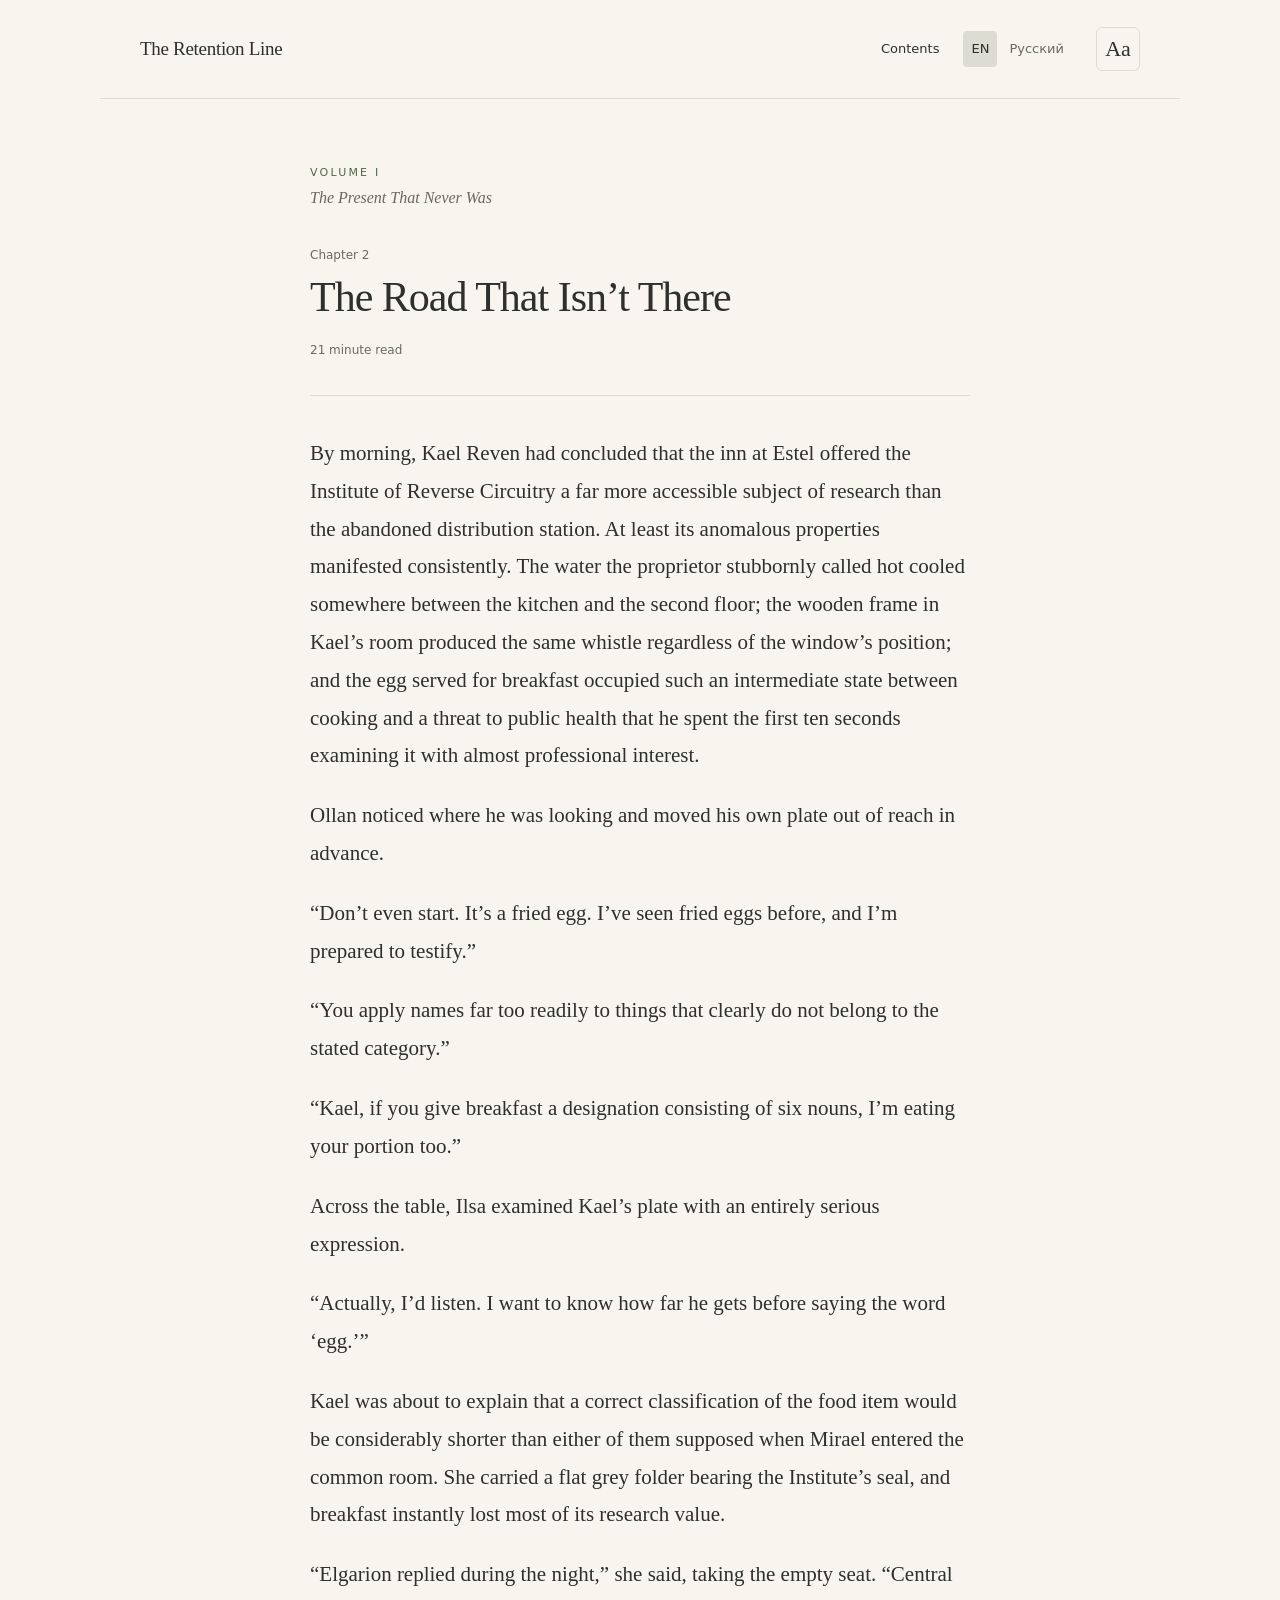
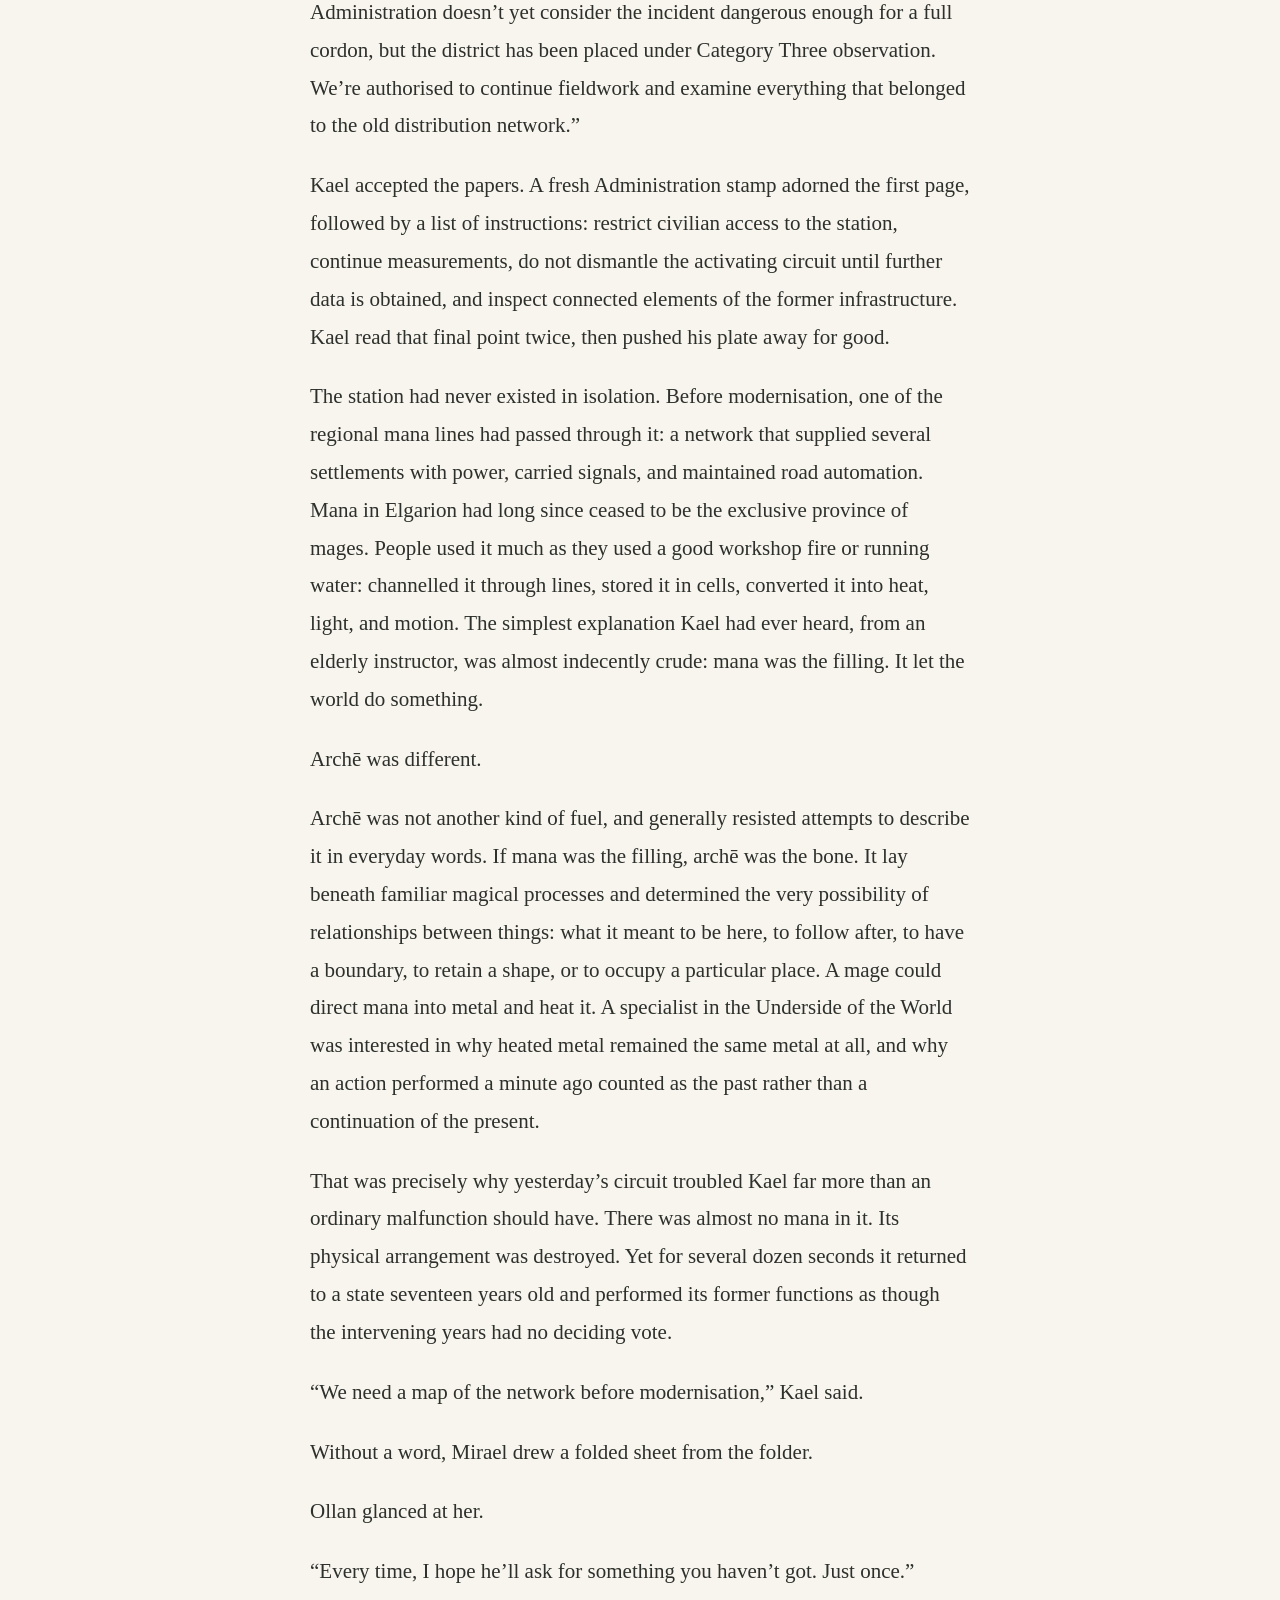
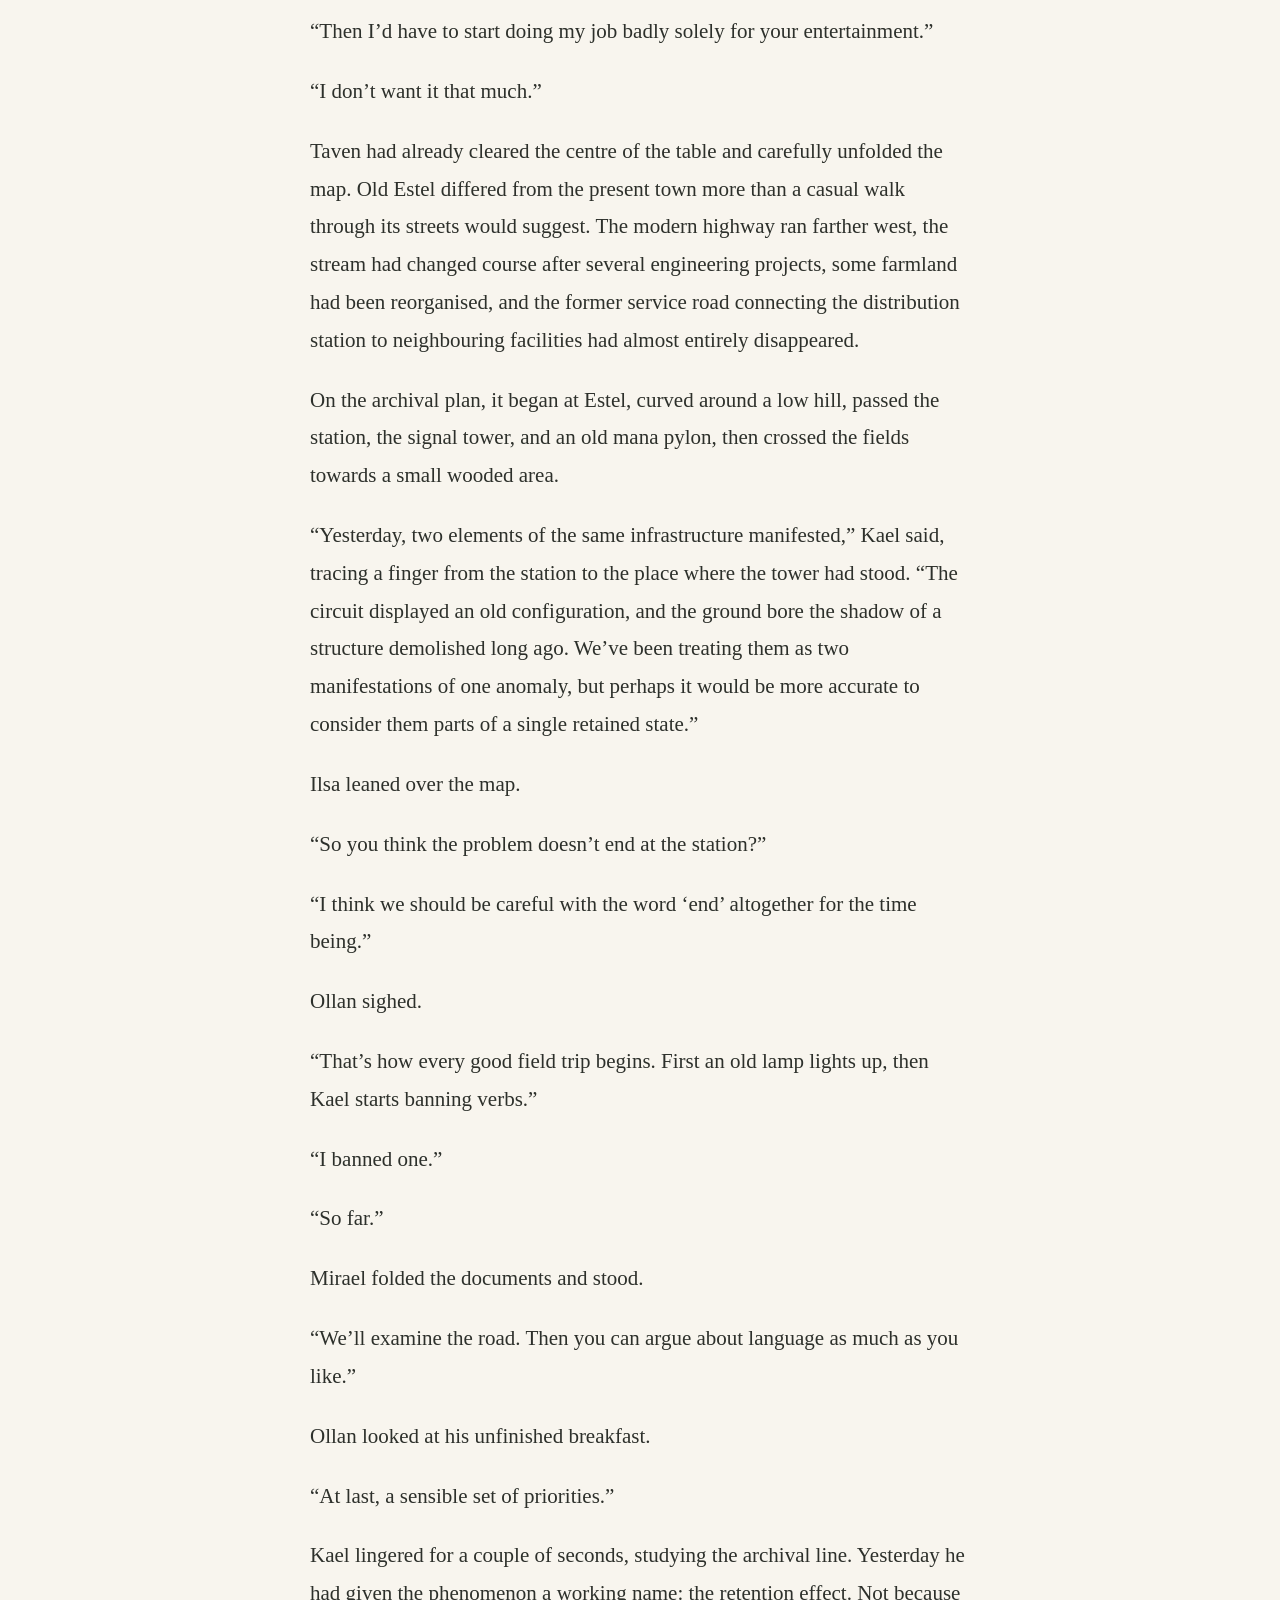
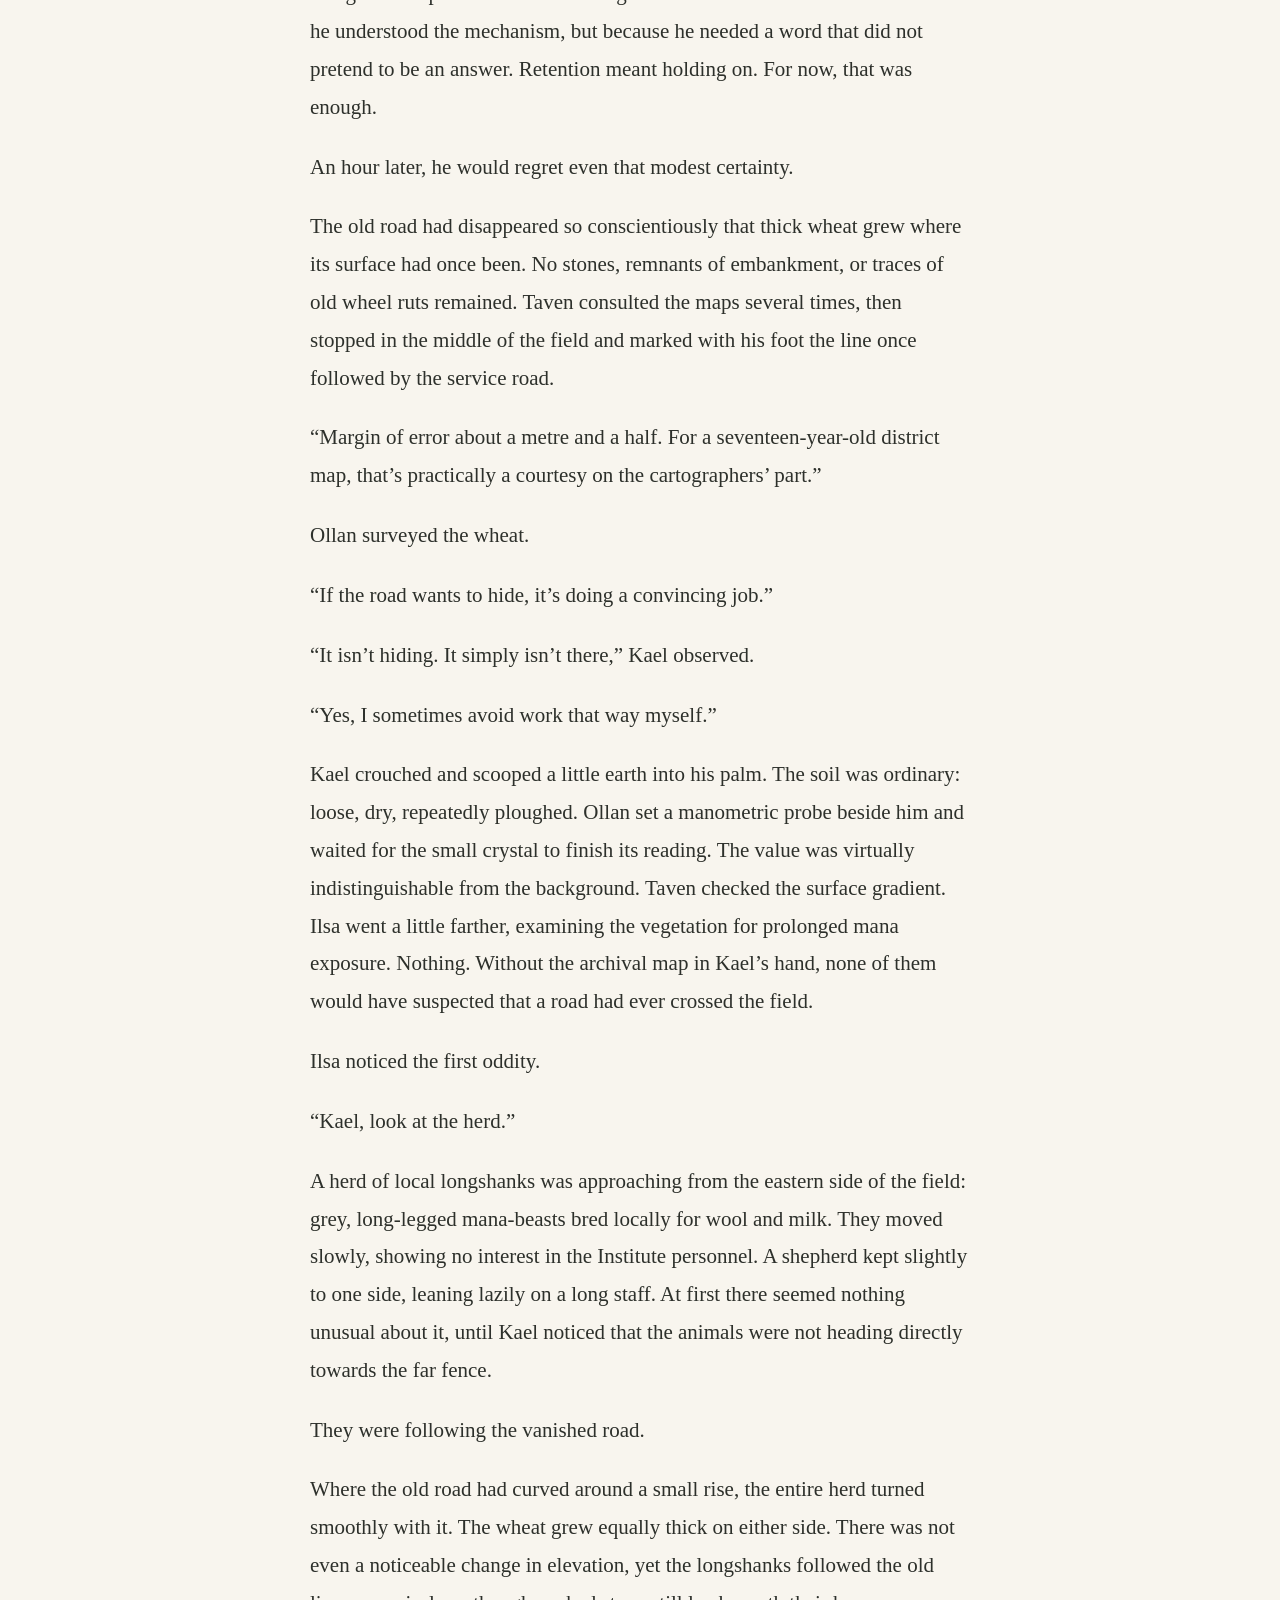
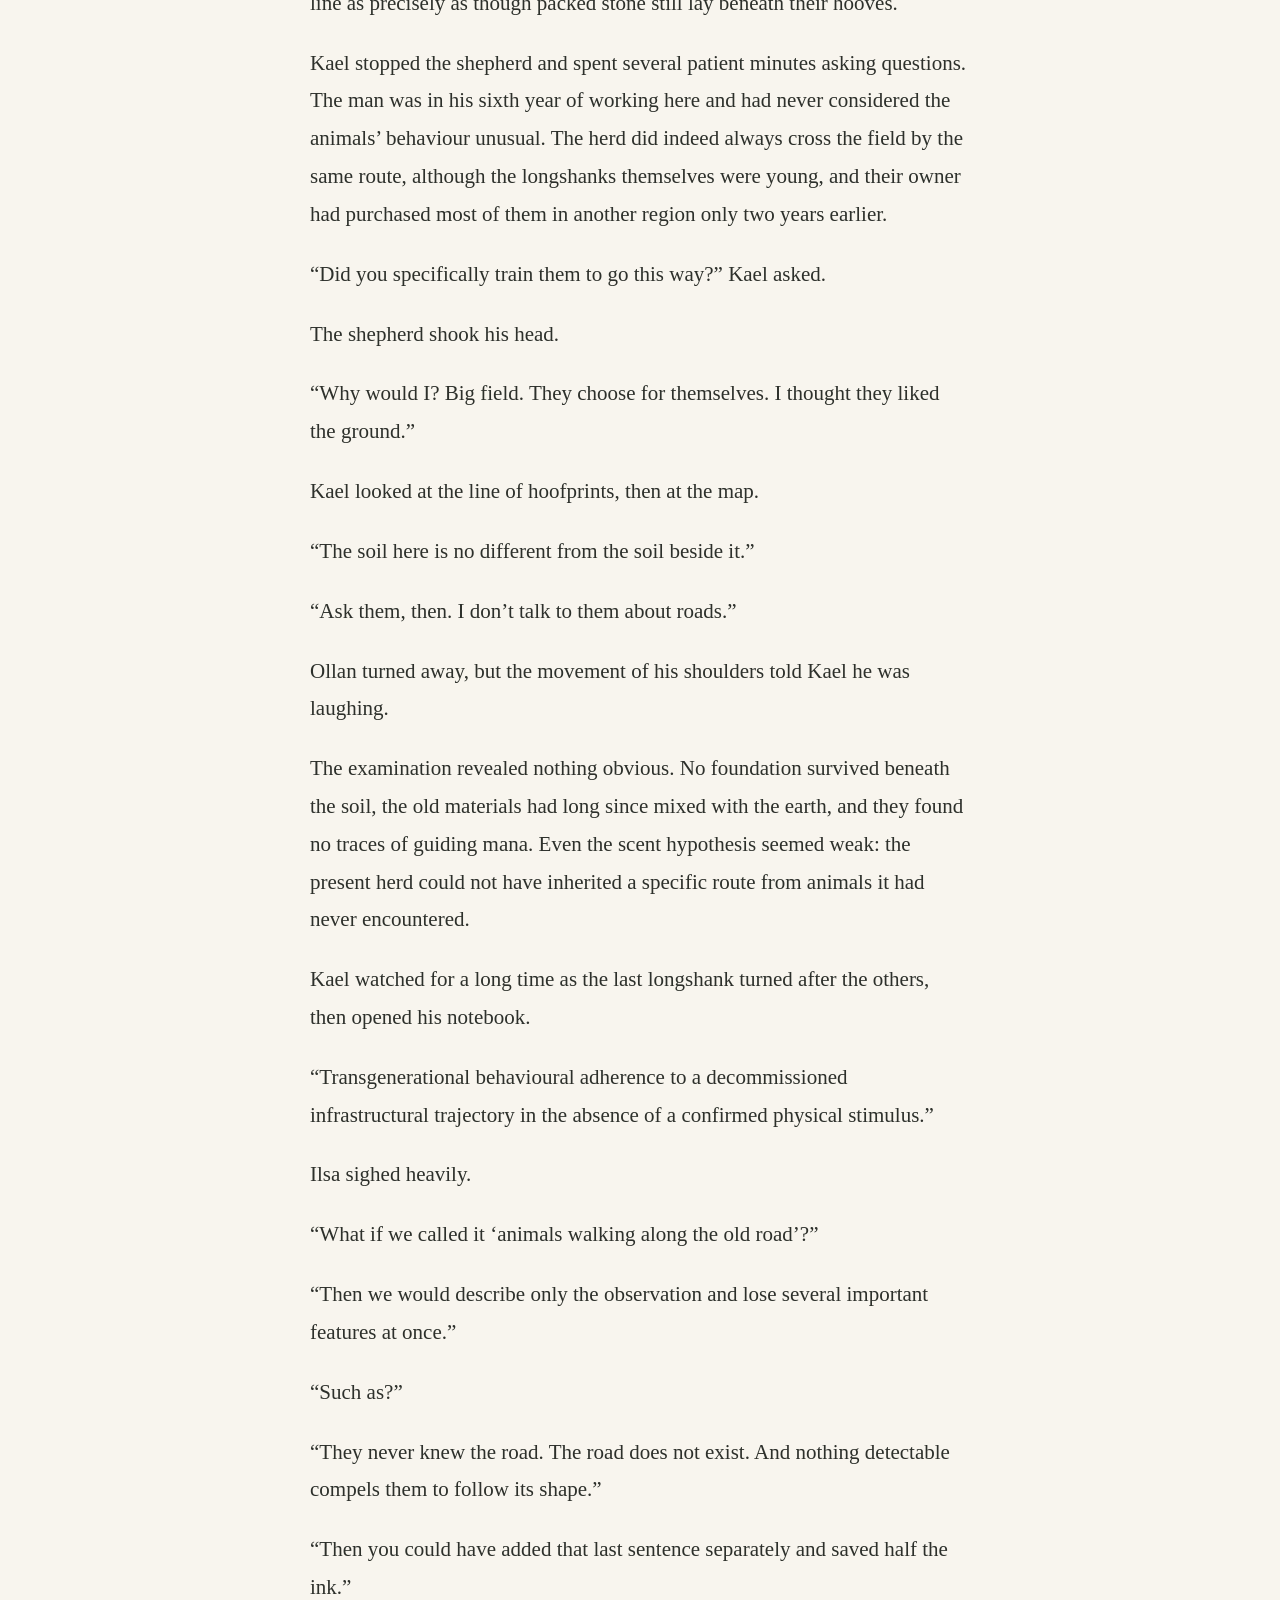
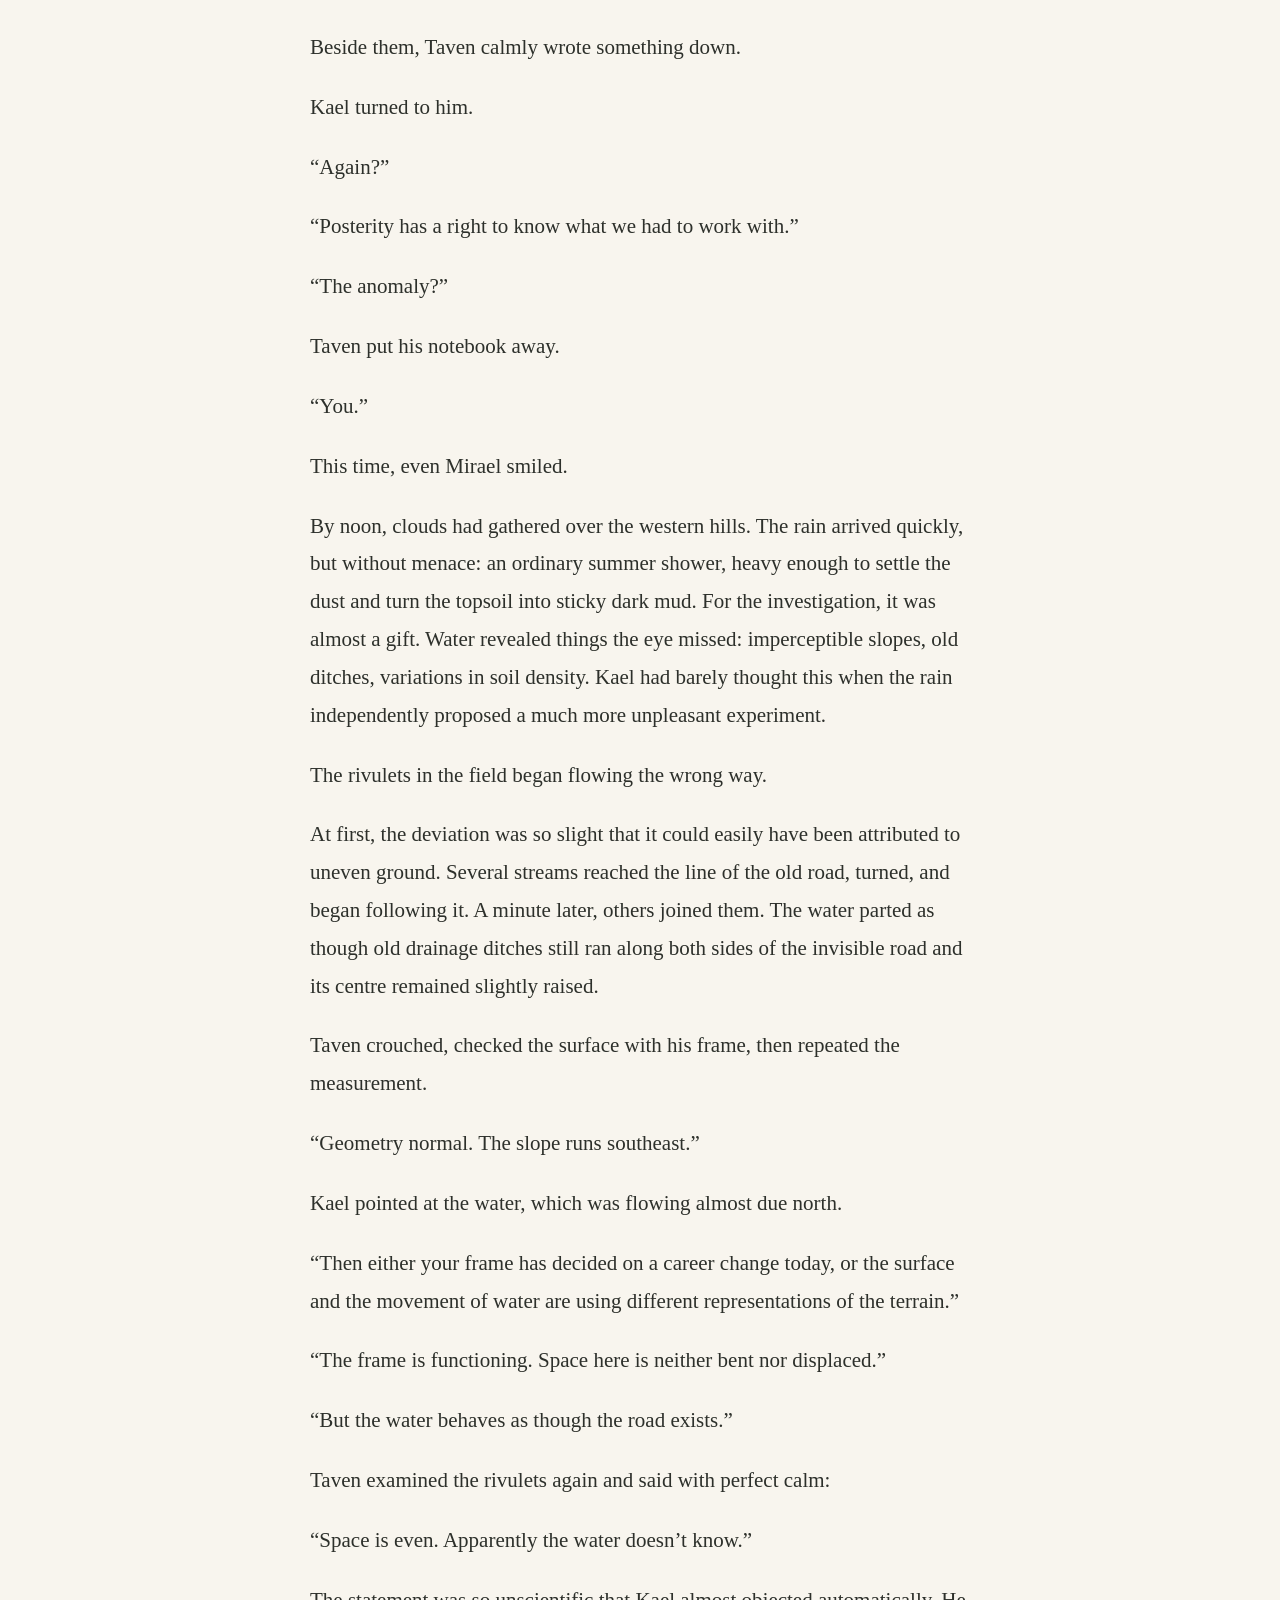
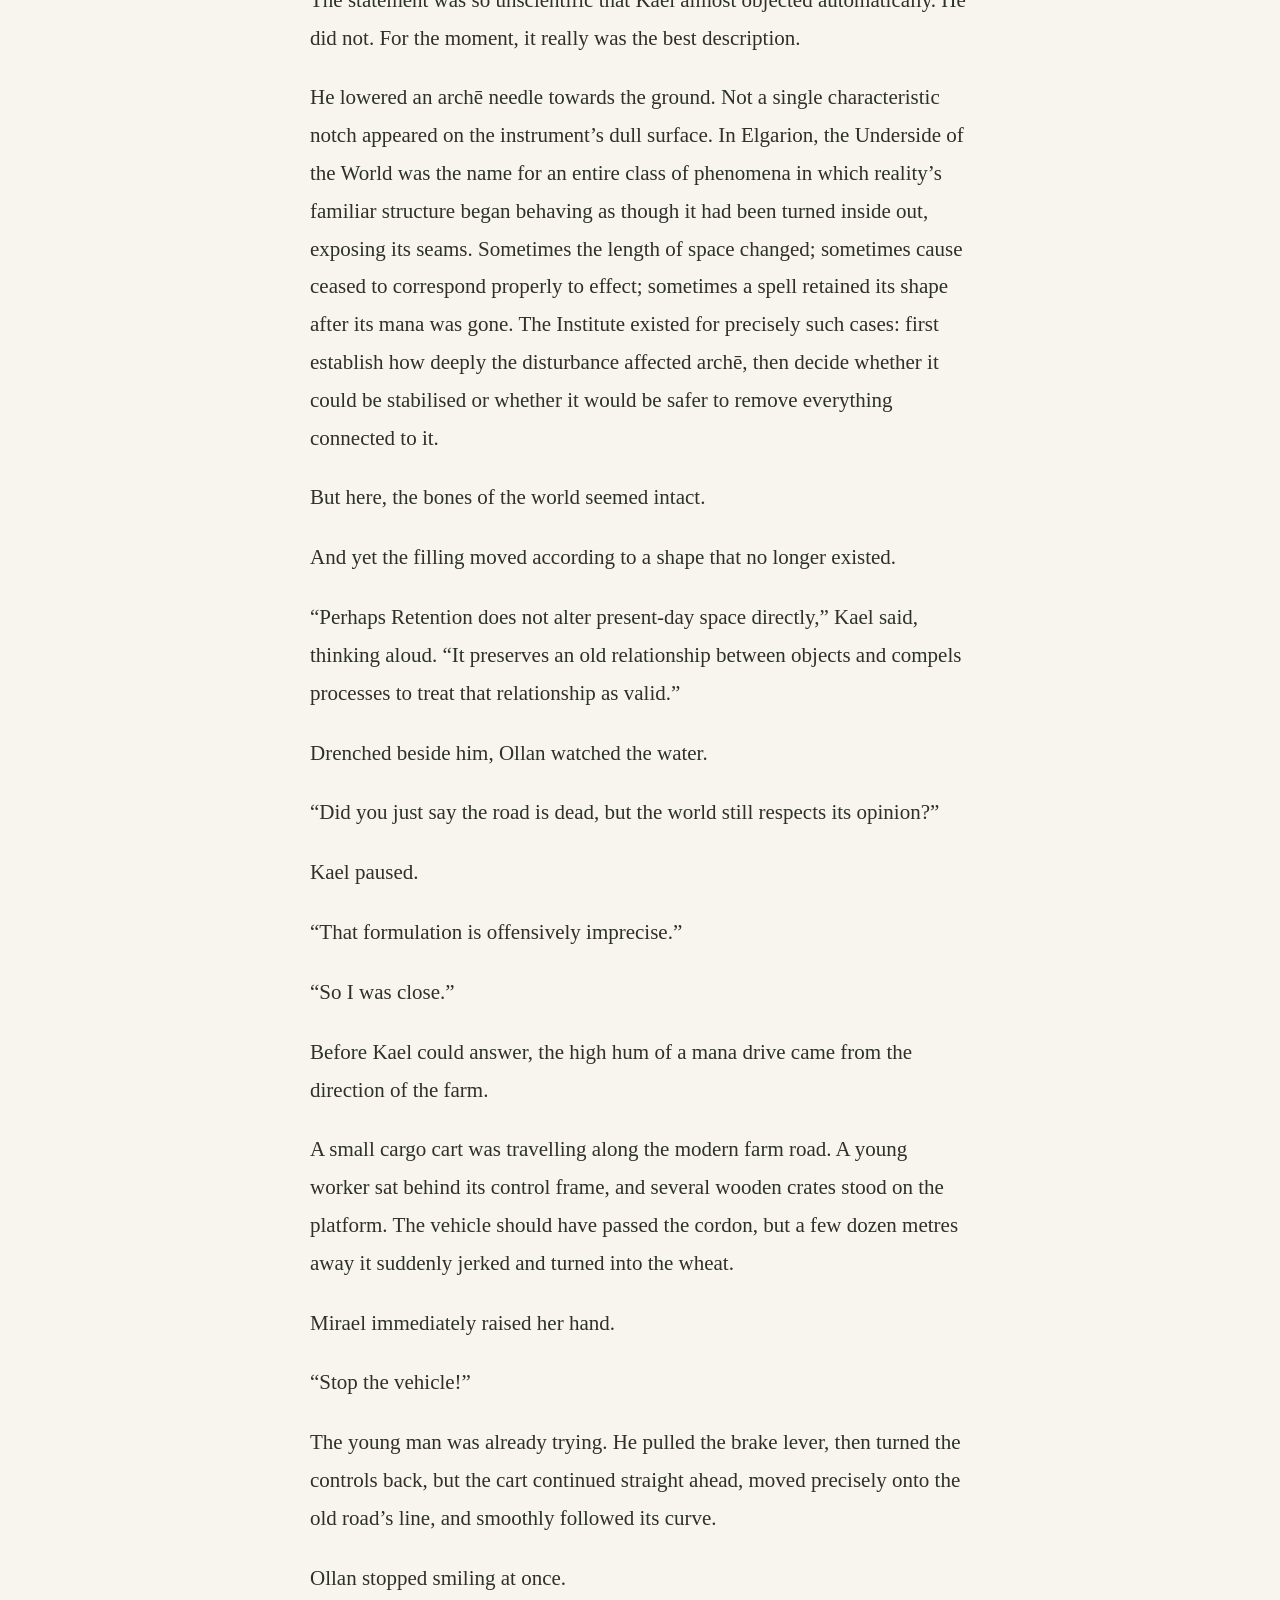
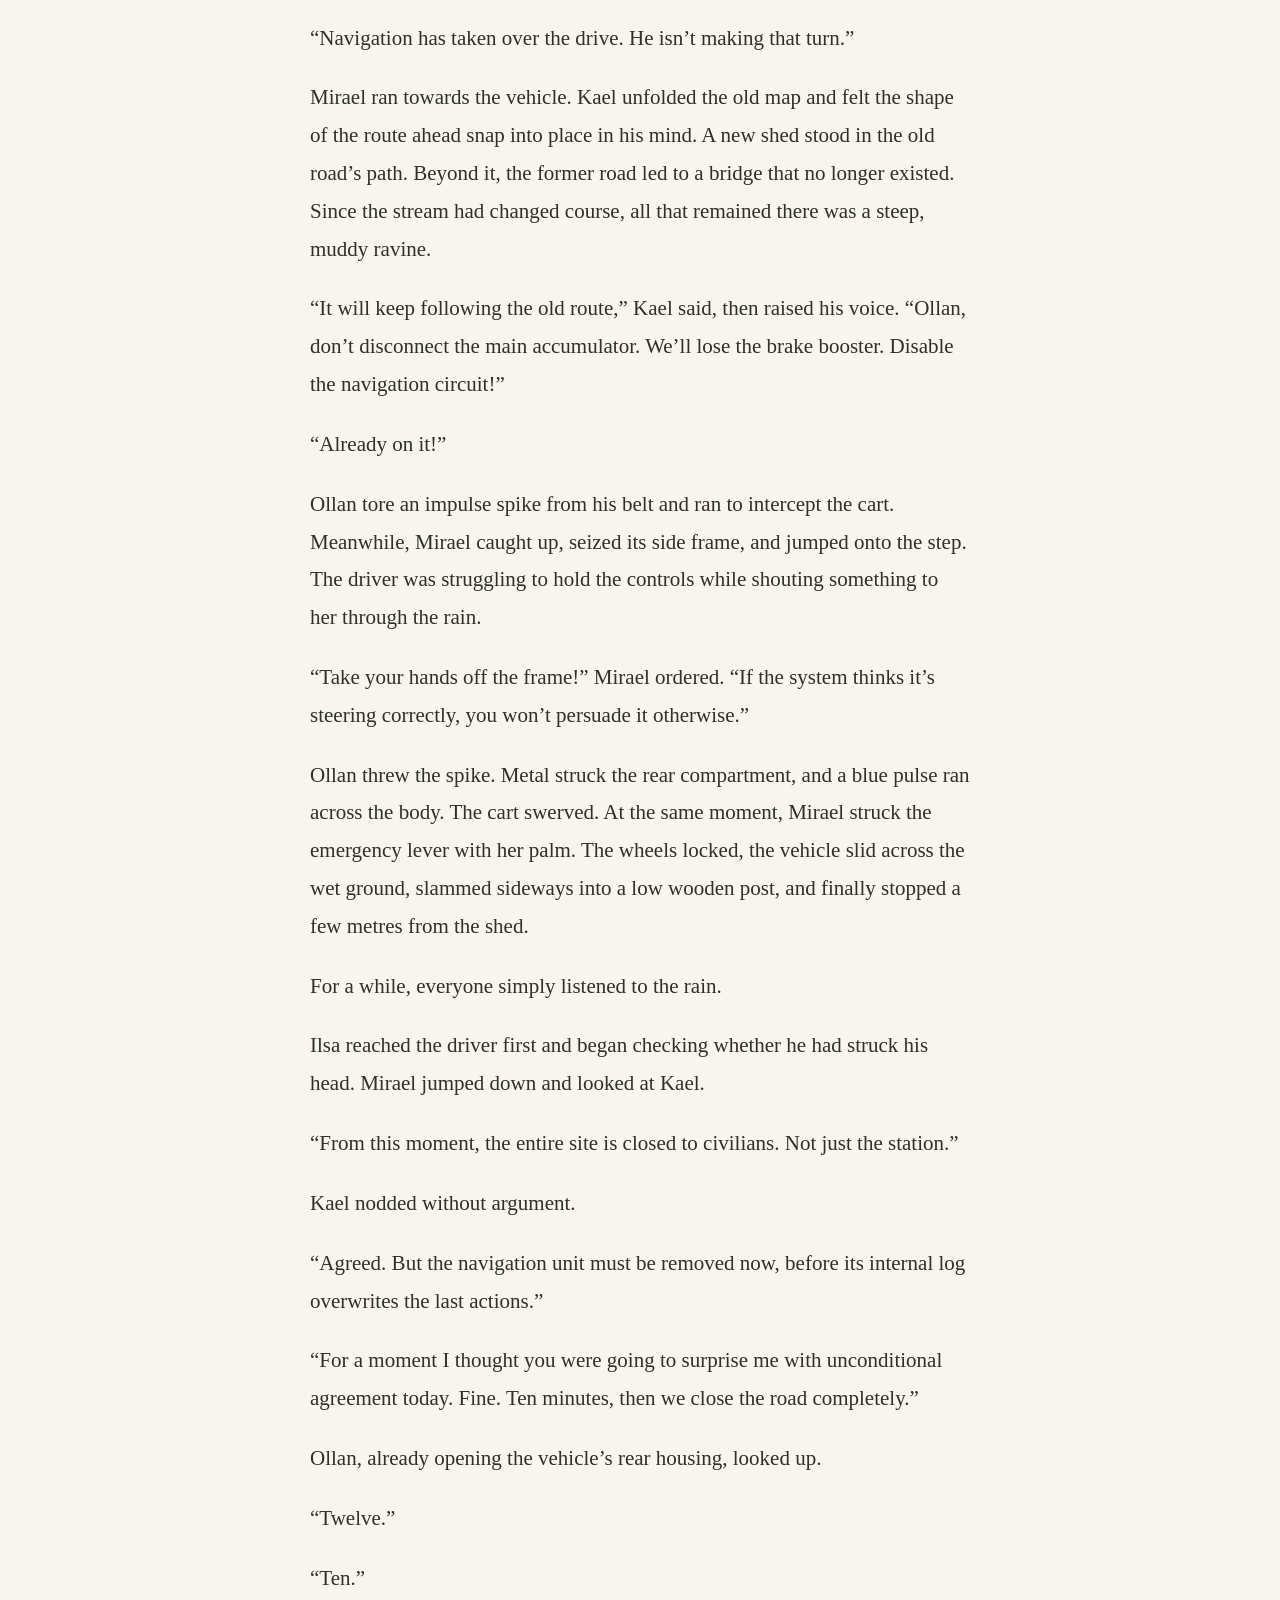
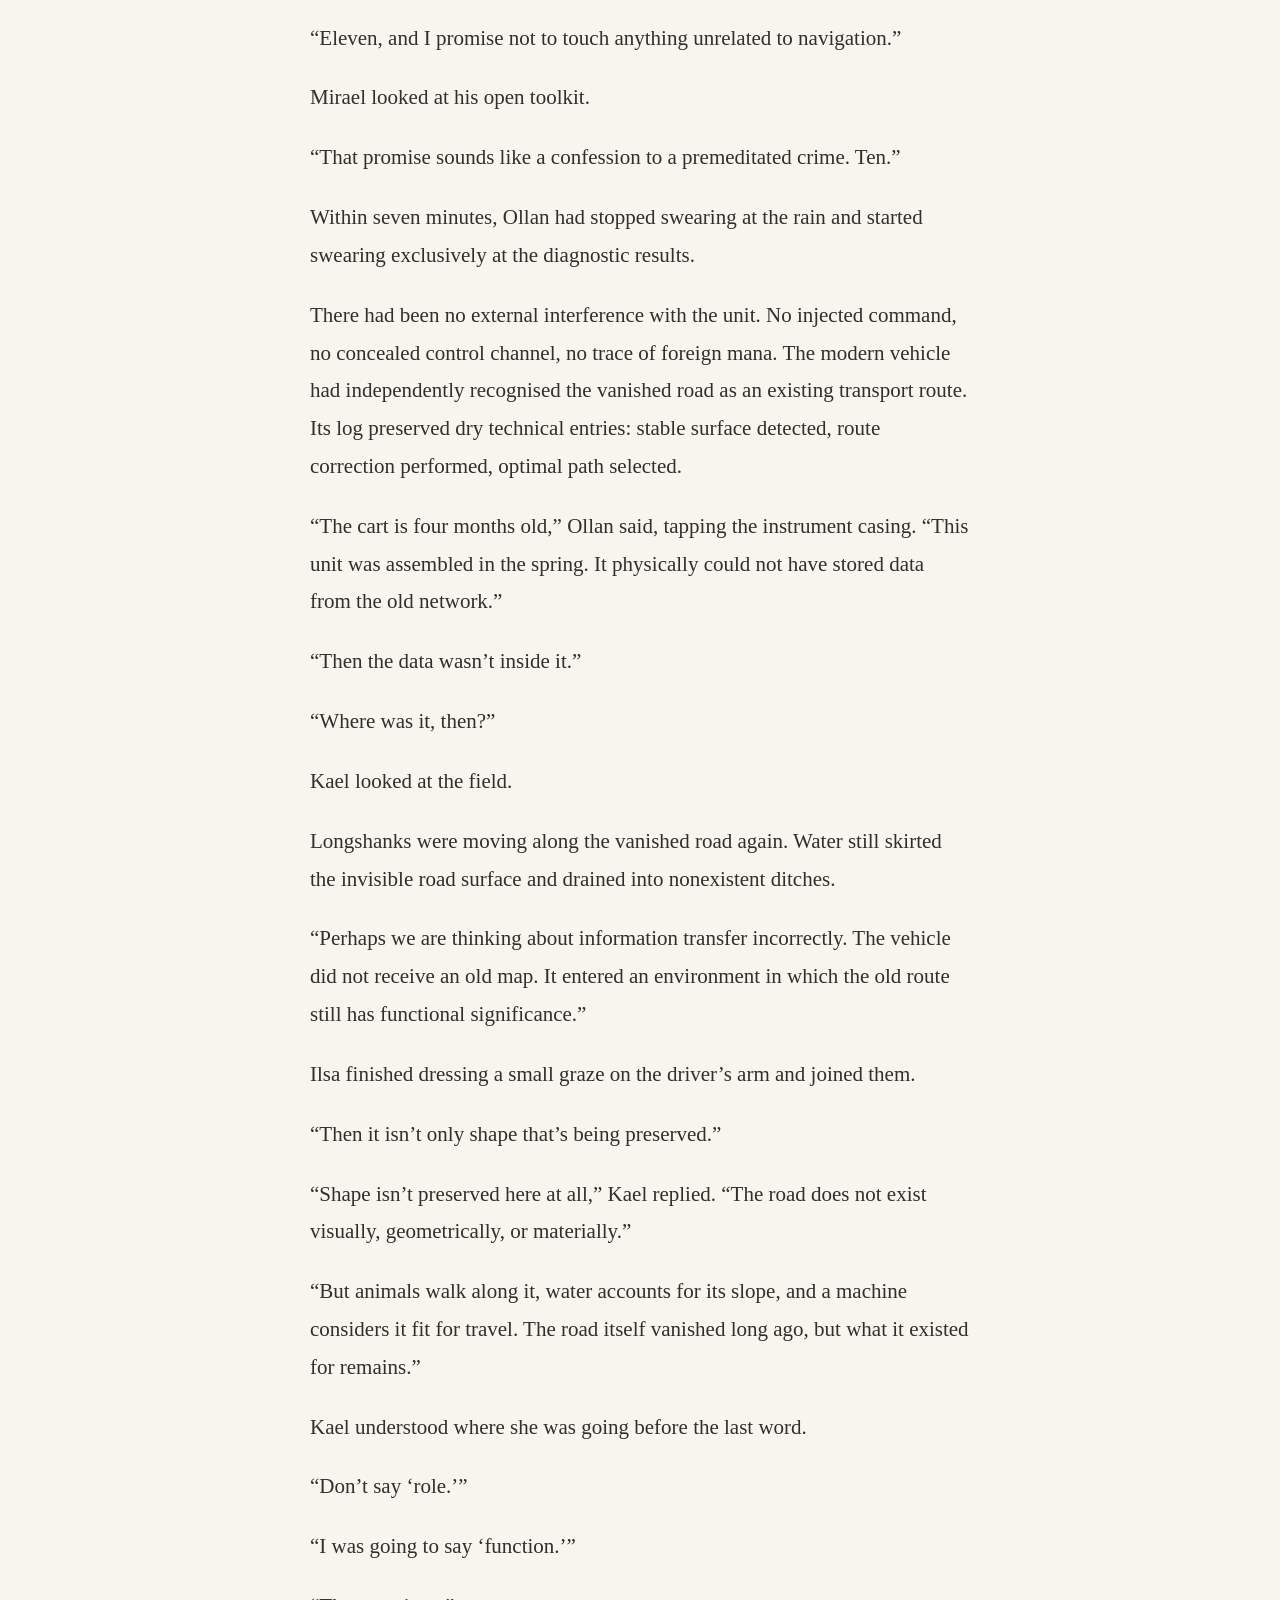
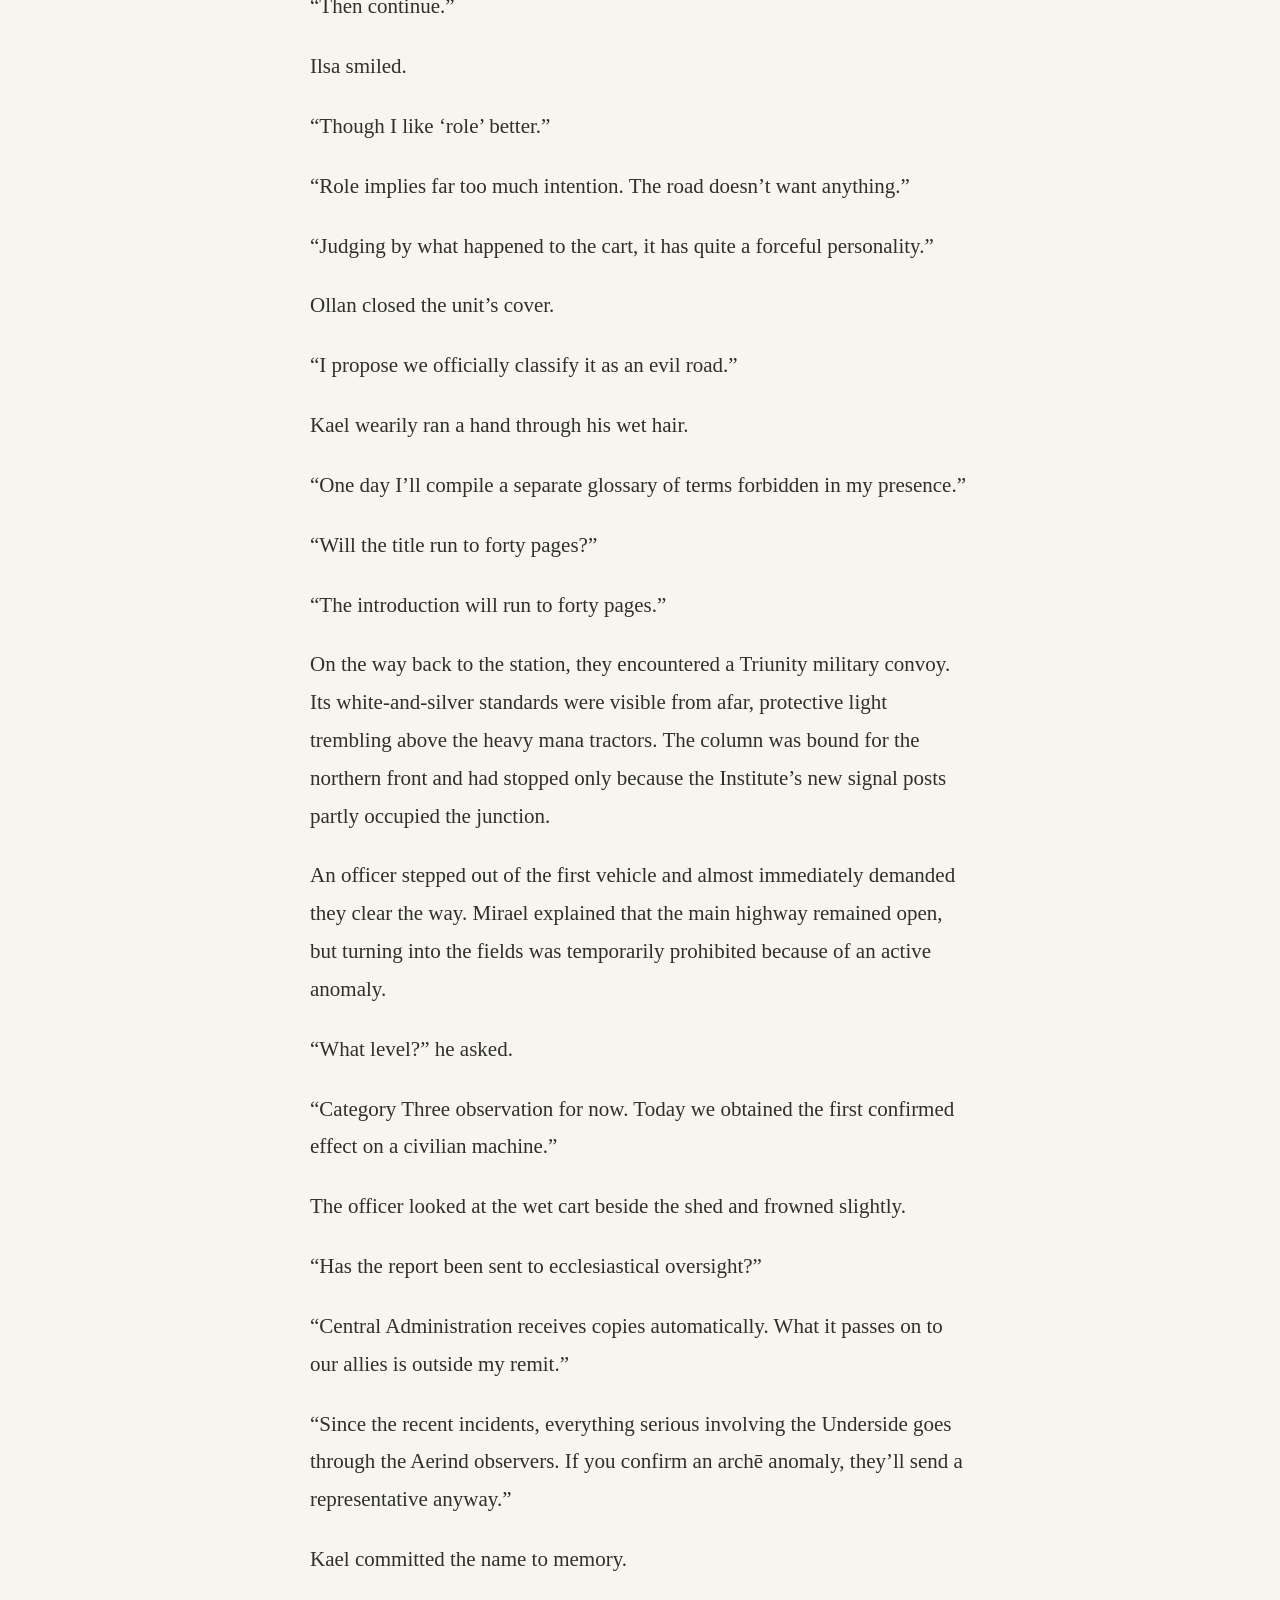
<file: docs/volume-1-chapter-2.html>
<!doctype html>
<html lang="en">
<head>
<meta charset="utf-8">
<meta name="viewport" content="width=device-width, initial-scale=1">
<meta name="color-scheme" content="light dark">
<meta name="description" content="The Retention Line — Volume I: The Present That Never Was. Chapter 2: The Road That Isn’t There.">
<title>The Road That Isn’t There · The Retention Line</title>
<link rel="alternate" hreflang="en" href="volume-1-chapter-2.html">
<link rel="alternate" hreflang="ru" href="volume-1-chapter-2.ru.html">
<link rel="icon" type="image/svg+xml" href="assets/favicon.svg">
<script src="assets/preferences.js"></script>
<link rel="stylesheet" href="assets/style.css">
<script src="assets/reader.js" defer></script>
</head>
<body>
<a class="skip" href="#main">Skip to reading</a>
<header class="site-header">
<a class="wordmark" href="index.html">The Retention Line</a>
<nav class="tools" aria-label="Reader controls">
<a href="contents.html">Contents</a>
<span class="language-switch" role="group" aria-label="Language"><a href="volume-1-chapter-2.html" lang="en" hreflang="en" aria-current="true">EN</a><a href="volume-1-chapter-2.ru.html" lang="ru" hreflang="ru">Русский</a></span>
<details class="settings">
<summary aria-label="Reading settings">Aa</summary>
<div class="settings-panel">
<p class="settings-title">Reading settings</p>
<label for="theme">Page colour</label>
<select id="theme"><option value="system">System</option><option value="light">Paper</option><option value="dark">Night</option></select>
<label for="size">Text size <output id="size-label" for="size">21 px</output></label>
<input type="range" id="size" min="17" max="28" step="1" value="21">
<label for="width">Text width <output id="width-label" for="width">660 px</output></label>
<input type="range" id="width" min="660" max="1500" step="60" value="660" data-full-label="Full width">
</div>
</details>
</nav>
</header>
<main id="main" class="reading" tabindex="-1">
<header class="chapter-heading">
<p class="eyebrow">Volume I</p>
<p class="volume-title">The Present That Never Was</p>
<p class="chapter-number">Chapter 2</p>
<h1>The Road That Isn’t There</h1>
<p class="reading-time">21 minute read</p>
</header>
<article aria-label="Chapter 2: The Road That Isn’t There" class="prose">
<p>By morning, Kael Reven had concluded that the inn at Estel offered the Institute of Reverse Circuitry a far more accessible subject of research than the abandoned distribution station. At least its anomalous properties manifested consistently. The water the proprietor stubbornly called hot cooled somewhere between the kitchen and the second floor; the wooden frame in Kael’s room produced the same whistle regardless of the window’s position; and the egg served for breakfast occupied such an intermediate state between cooking and a threat to public health that he spent the first ten seconds examining it with almost professional interest.</p>
<p>Ollan noticed where he was looking and moved his own plate out of reach in advance.</p>
<p>“Don’t even start. It’s a fried egg. I’ve seen fried eggs before, and I’m prepared to testify.”</p>
<p>“You apply names far too readily to things that clearly do not belong to the stated category.”</p>
<p>“Kael, if you give breakfast a designation consisting of six nouns, I’m eating your portion too.”</p>
<p>Across the table, Ilsa examined Kael’s plate with an entirely serious expression.</p>
<p>“Actually, I’d listen. I want to know how far he gets before saying the word ‘egg.’”</p>
<p>Kael was about to explain that a correct classification of the food item would be considerably shorter than either of them supposed when Mirael entered the common room. She carried a flat grey folder bearing the Institute’s seal, and breakfast instantly lost most of its research value.</p>
<p>“Elgarion replied during the night,” she said, taking the empty seat. “Central Administration doesn’t yet consider the incident dangerous enough for a full cordon, but the district has been placed under Category Three observation. We’re authorised to continue fieldwork and examine everything that belonged to the old distribution network.”</p>
<p>Kael accepted the papers. A fresh Administration stamp adorned the first page, followed by a list of instructions: restrict civilian access to the station, continue measurements, do not dismantle the activating circuit until further data is obtained, and inspect connected elements of the former infrastructure. Kael read that final point twice, then pushed his plate away for good.</p>
<p>The station had never existed in isolation. Before modernisation, one of the regional mana lines had passed through it: a network that supplied several settlements with power, carried signals, and maintained road automation. Mana in Elgarion had long since ceased to be the exclusive province of mages. People used it much as they used a good workshop fire or running water: channelled it through lines, stored it in cells, converted it into heat, light, and motion. The simplest explanation Kael had ever heard, from an elderly instructor, was almost indecently crude: mana was the filling. It let the world do something.</p>
<p>Archē was different.</p>
<p>Archē was not another kind of fuel, and generally resisted attempts to describe it in everyday words. If mana was the filling, archē was the bone. It lay beneath familiar magical processes and determined the very possibility of relationships between things: what it meant to be here, to follow after, to have a boundary, to retain a shape, or to occupy a particular place. A mage could direct mana into metal and heat it. A specialist in the Underside of the World was interested in why heated metal remained the same metal at all, and why an action performed a minute ago counted as the past rather than a continuation of the present.</p>
<p>That was precisely why yesterday’s circuit troubled Kael far more than an ordinary malfunction should have. There was almost no mana in it. Its physical arrangement was destroyed. Yet for several dozen seconds it returned to a state seventeen years old and performed its former functions as though the intervening years had no deciding vote.</p>
<p>“We need a map of the network before modernisation,” Kael said.</p>
<p>Without a word, Mirael drew a folded sheet from the folder.</p>
<p>Ollan glanced at her.</p>
<p>“Every time, I hope he’ll ask for something you haven’t got. Just once.”</p>
<p>“Then I’d have to start doing my job badly solely for your entertainment.”</p>
<p>“I don’t want it that much.”</p>
<p>Taven had already cleared the centre of the table and carefully unfolded the map. Old Estel differed from the present town more than a casual walk through its streets would suggest. The modern highway ran farther west, the stream had changed course after several engineering projects, some farmland had been reorganised, and the former service road connecting the distribution station to neighbouring facilities had almost entirely disappeared.</p>
<p>On the archival plan, it began at Estel, curved around a low hill, passed the station, the signal tower, and an old mana pylon, then crossed the fields towards a small wooded area.</p>
<p>“Yesterday, two elements of the same infrastructure manifested,” Kael said, tracing a finger from the station to the place where the tower had stood. “The circuit displayed an old configuration, and the ground bore the shadow of a structure demolished long ago. We’ve been treating them as two manifestations of one anomaly, but perhaps it would be more accurate to consider them parts of a single retained state.”</p>
<p>Ilsa leaned over the map.</p>
<p>“So you think the problem doesn’t end at the station?”</p>
<p>“I think we should be careful with the word ‘end’ altogether for the time being.”</p>
<p>Ollan sighed.</p>
<p>“That’s how every good field trip begins. First an old lamp lights up, then Kael starts banning verbs.”</p>
<p>“I banned one.”</p>
<p>“So far.”</p>
<p>Mirael folded the documents and stood.</p>
<p>“We’ll examine the road. Then you can argue about language as much as you like.”</p>
<p>Ollan looked at his unfinished breakfast.</p>
<p>“At last, a sensible set of priorities.”</p>
<p>Kael lingered for a couple of seconds, studying the archival line. Yesterday he had given the phenomenon a working name: the retention effect. Not because he understood the mechanism, but because he needed a word that did not pretend to be an answer. Retention meant holding on. For now, that was enough.</p>
<p>An hour later, he would regret even that modest certainty.</p>
<p>The old road had disappeared so conscientiously that thick wheat grew where its surface had once been. No stones, remnants of embankment, or traces of old wheel ruts remained. Taven consulted the maps several times, then stopped in the middle of the field and marked with his foot the line once followed by the service road.</p>
<p>“Margin of error about a metre and a half. For a seventeen-year-old district map, that’s practically a courtesy on the cartographers’ part.”</p>
<p>Ollan surveyed the wheat.</p>
<p>“If the road wants to hide, it’s doing a convincing job.”</p>
<p>“It isn’t hiding. It simply isn’t there,” Kael observed.</p>
<p>“Yes, I sometimes avoid work that way myself.”</p>
<p>Kael crouched and scooped a little earth into his palm. The soil was ordinary: loose, dry, repeatedly ploughed. Ollan set a manometric probe beside him and waited for the small crystal to finish its reading. The value was virtually indistinguishable from the background. Taven checked the surface gradient. Ilsa went a little farther, examining the vegetation for prolonged mana exposure. Nothing. Without the archival map in Kael’s hand, none of them would have suspected that a road had ever crossed the field.</p>
<p>Ilsa noticed the first oddity.</p>
<p>“Kael, look at the herd.”</p>
<p>A herd of local longshanks was approaching from the eastern side of the field: grey, long-legged mana-beasts bred locally for wool and milk. They moved slowly, showing no interest in the Institute personnel. A shepherd kept slightly to one side, leaning lazily on a long staff. At first there seemed nothing unusual about it, until Kael noticed that the animals were not heading directly towards the far fence.</p>
<p>They were following the vanished road.</p>
<p>Where the old road had curved around a small rise, the entire herd turned smoothly with it. The wheat grew equally thick on either side. There was not even a noticeable change in elevation, yet the longshanks followed the old line as precisely as though packed stone still lay beneath their hooves.</p>
<p>Kael stopped the shepherd and spent several patient minutes asking questions. The man was in his sixth year of working here and had never considered the animals’ behaviour unusual. The herd did indeed always cross the field by the same route, although the longshanks themselves were young, and their owner had purchased most of them in another region only two years earlier.</p>
<p>“Did you specifically train them to go this way?” Kael asked.</p>
<p>The shepherd shook his head.</p>
<p>“Why would I? Big field. They choose for themselves. I thought they liked the ground.”</p>
<p>Kael looked at the line of hoofprints, then at the map.</p>
<p>“The soil here is no different from the soil beside it.”</p>
<p>“Ask them, then. I don’t talk to them about roads.”</p>
<p>Ollan turned away, but the movement of his shoulders told Kael he was laughing.</p>
<p>The examination revealed nothing obvious. No foundation survived beneath the soil, the old materials had long since mixed with the earth, and they found no traces of guiding mana. Even the scent hypothesis seemed weak: the present herd could not have inherited a specific route from animals it had never encountered.</p>
<p>Kael watched for a long time as the last longshank turned after the others, then opened his notebook.</p>
<p>“Transgenerational behavioural adherence to a decommissioned infrastructural trajectory in the absence of a confirmed physical stimulus.”</p>
<p>Ilsa sighed heavily.</p>
<p>“What if we called it ‘animals walking along the old road’?”</p>
<p>“Then we would describe only the observation and lose several important features at once.”</p>
<p>“Such as?”</p>
<p>“They never knew the road. The road does not exist. And nothing detectable compels them to follow its shape.”</p>
<p>“Then you could have added that last sentence separately and saved half the ink.”</p>
<p>Beside them, Taven calmly wrote something down.</p>
<p>Kael turned to him.</p>
<p>“Again?”</p>
<p>“Posterity has a right to know what we had to work with.”</p>
<p>“The anomaly?”</p>
<p>Taven put his notebook away.</p>
<p>“You.”</p>
<p>This time, even Mirael smiled.</p>
<p>By noon, clouds had gathered over the western hills. The rain arrived quickly, but without menace: an ordinary summer shower, heavy enough to settle the dust and turn the topsoil into sticky dark mud. For the investigation, it was almost a gift. Water revealed things the eye missed: imperceptible slopes, old ditches, variations in soil density. Kael had barely thought this when the rain independently proposed a much more unpleasant experiment.</p>
<p>The rivulets in the field began flowing the wrong way.</p>
<p>At first, the deviation was so slight that it could easily have been attributed to uneven ground. Several streams reached the line of the old road, turned, and began following it. A minute later, others joined them. The water parted as though old drainage ditches still ran along both sides of the invisible road and its centre remained slightly raised.</p>
<p>Taven crouched, checked the surface with his frame, then repeated the measurement.</p>
<p>“Geometry normal. The slope runs southeast.”</p>
<p>Kael pointed at the water, which was flowing almost due north.</p>
<p>“Then either your frame has decided on a career change today, or the surface and the movement of water are using different representations of the terrain.”</p>
<p>“The frame is functioning. Space here is neither bent nor displaced.”</p>
<p>“But the water behaves as though the road exists.”</p>
<p>Taven examined the rivulets again and said with perfect calm:</p>
<p>“Space is even. Apparently the water doesn’t know.”</p>
<p>The statement was so unscientific that Kael almost objected automatically. He did not. For the moment, it really was the best description.</p>
<p>He lowered an archē needle towards the ground. Not a single characteristic notch appeared on the instrument’s dull surface. In Elgarion, the Underside of the World was the name for an entire class of phenomena in which reality’s familiar structure began behaving as though it had been turned inside out, exposing its seams. Sometimes the length of space changed; sometimes cause ceased to correspond properly to effect; sometimes a spell retained its shape after its mana was gone. The Institute existed for precisely such cases: first establish how deeply the disturbance affected archē, then decide whether it could be stabilised or whether it would be safer to remove everything connected to it.</p>
<p>But here, the bones of the world seemed intact.</p>
<p>And yet the filling moved according to a shape that no longer existed.</p>
<p>“Perhaps Retention does not alter present-day space directly,” Kael said, thinking aloud. “It preserves an old relationship between objects and compels processes to treat that relationship as valid.”</p>
<p>Drenched beside him, Ollan watched the water.</p>
<p>“Did you just say the road is dead, but the world still respects its opinion?”</p>
<p>Kael paused.</p>
<p>“That formulation is offensively imprecise.”</p>
<p>“So I was close.”</p>
<p>Before Kael could answer, the high hum of a mana drive came from the direction of the farm.</p>
<p>A small cargo cart was travelling along the modern farm road. A young worker sat behind its control frame, and several wooden crates stood on the platform. The vehicle should have passed the cordon, but a few dozen metres away it suddenly jerked and turned into the wheat.</p>
<p>Mirael immediately raised her hand.</p>
<p>“Stop the vehicle!”</p>
<p>The young man was already trying. He pulled the brake lever, then turned the controls back, but the cart continued straight ahead, moved precisely onto the old road’s line, and smoothly followed its curve.</p>
<p>Ollan stopped smiling at once.</p>
<p>“Navigation has taken over the drive. He isn’t making that turn.”</p>
<p>Mirael ran towards the vehicle. Kael unfolded the old map and felt the shape of the route ahead snap into place in his mind. A new shed stood in the old road’s path. Beyond it, the former road led to a bridge that no longer existed. Since the stream had changed course, all that remained there was a steep, muddy ravine.</p>
<p>“It will keep following the old route,” Kael said, then raised his voice. “Ollan, don’t disconnect the main accumulator. We’ll lose the brake booster. Disable the navigation circuit!”</p>
<p>“Already on it!”</p>
<p>Ollan tore an impulse spike from his belt and ran to intercept the cart. Meanwhile, Mirael caught up, seized its side frame, and jumped onto the step. The driver was struggling to hold the controls while shouting something to her through the rain.</p>
<p>“Take your hands off the frame!” Mirael ordered. “If the system thinks it’s steering correctly, you won’t persuade it otherwise.”</p>
<p>Ollan threw the spike. Metal struck the rear compartment, and a blue pulse ran across the body. The cart swerved. At the same moment, Mirael struck the emergency lever with her palm. The wheels locked, the vehicle slid across the wet ground, slammed sideways into a low wooden post, and finally stopped a few metres from the shed.</p>
<p>For a while, everyone simply listened to the rain.</p>
<p>Ilsa reached the driver first and began checking whether he had struck his head. Mirael jumped down and looked at Kael.</p>
<p>“From this moment, the entire site is closed to civilians. Not just the station.”</p>
<p>Kael nodded without argument.</p>
<p>“Agreed. But the navigation unit must be removed now, before its internal log overwrites the last actions.”</p>
<p>“For a moment I thought you were going to surprise me with unconditional agreement today. Fine. Ten minutes, then we close the road completely.”</p>
<p>Ollan, already opening the vehicle’s rear housing, looked up.</p>
<p>“Twelve.”</p>
<p>“Ten.”</p>
<p>“Eleven, and I promise not to touch anything unrelated to navigation.”</p>
<p>Mirael looked at his open toolkit.</p>
<p>“That promise sounds like a confession to a premeditated crime. Ten.”</p>
<p>Within seven minutes, Ollan had stopped swearing at the rain and started swearing exclusively at the diagnostic results.</p>
<p>There had been no external interference with the unit. No injected command, no concealed control channel, no trace of foreign mana. The modern vehicle had independently recognised the vanished road as an existing transport route. Its log preserved dry technical entries: stable surface detected, route correction performed, optimal path selected.</p>
<p>“The cart is four months old,” Ollan said, tapping the instrument casing. “This unit was assembled in the spring. It physically could not have stored data from the old network.”</p>
<p>“Then the data wasn’t inside it.”</p>
<p>“Where was it, then?”</p>
<p>Kael looked at the field.</p>
<p>Longshanks were moving along the vanished road again. Water still skirted the invisible road surface and drained into nonexistent ditches.</p>
<p>“Perhaps we are thinking about information transfer incorrectly. The vehicle did not receive an old map. It entered an environment in which the old route still has functional significance.”</p>
<p>Ilsa finished dressing a small graze on the driver’s arm and joined them.</p>
<p>“Then it isn’t only shape that’s being preserved.”</p>
<p>“Shape isn’t preserved here at all,” Kael replied. “The road does not exist visually, geometrically, or materially.”</p>
<p>“But animals walk along it, water accounts for its slope, and a machine considers it fit for travel. The road itself vanished long ago, but what it existed for remains.”</p>
<p>Kael understood where she was going before the last word.</p>
<p>“Don’t say ‘role.’”</p>
<p>“I was going to say ‘function.’”</p>
<p>“Then continue.”</p>
<p>Ilsa smiled.</p>
<p>“Though I like ‘role’ better.”</p>
<p>“Role implies far too much intention. The road doesn’t want anything.”</p>
<p>“Judging by what happened to the cart, it has quite a forceful personality.”</p>
<p>Ollan closed the unit’s cover.</p>
<p>“I propose we officially classify it as an evil road.”</p>
<p>Kael wearily ran a hand through his wet hair.</p>
<p>“One day I’ll compile a separate glossary of terms forbidden in my presence.”</p>
<p>“Will the title run to forty pages?”</p>
<p>“The introduction will run to forty pages.”</p>
<p>On the way back to the station, they encountered a Triunity military convoy. Its white-and-silver standards were visible from afar, protective light trembling above the heavy mana tractors. The column was bound for the northern front and had stopped only because the Institute’s new signal posts partly occupied the junction.</p>
<p>An officer stepped out of the first vehicle and almost immediately demanded they clear the way. Mirael explained that the main highway remained open, but turning into the fields was temporarily prohibited because of an active anomaly.</p>
<p>“What level?” he asked.</p>
<p>“Category Three observation for now. Today we obtained the first confirmed effect on a civilian machine.”</p>
<p>The officer looked at the wet cart beside the shed and frowned slightly.</p>
<p>“Has the report been sent to ecclesiastical oversight?”</p>
<p>“Central Administration receives copies automatically. What it passes on to our allies is outside my remit.”</p>
<p>“Since the recent incidents, everything serious involving the Underside goes through the Aerind observers. If you confirm an archē anomaly, they’ll send a representative anyway.”</p>
<p>Kael committed the name to memory.</p>
<p>Aerind.</p>
<p>He had heard of them in connection with the Triunity, though he had never encountered them personally. Elgarion’s alliance with the ecclesiastical state was primarily geopolitical. The Triunity occupied an enormous stretch of territory between Elgarion and the advancing domains of Malferium, so much of the western frontier enjoyed relative peace precisely because someone else was fighting a war. Elgarion supplied technology, specialists, and intelligence in return. No serious person called it friendship.</p>
<p>Meanwhile, the officer pointed at Kael’s instruments.</p>
<p>“What exactly have you found?”</p>
<p>“A phenomenon that preserves the functional relationships of destroyed infrastructure after its physical elements have disappeared. We are using the preliminary designation ‘retention effect.’”</p>
<p>“I see. Another hole in the world, then.”</p>
<p>Kael frowned.</p>
<p>“Not a hole. We haven’t confirmed any breach of spatial integrity at all.”</p>
<p>The officer looked at him for a few seconds, then at Ollan.</p>
<p>“Is he always like this?”</p>
<p>“You’re seeing him after breakfast. This is him in good condition.”</p>
<p>Mirael intervened before the conversation lost all professional value. A few minutes later, the column moved on. Its heavy rumble gradually faded beyond the hills, and Kael watched it go for a while.</p>
<p>Ilsa noticed.</p>
<p>“Don’t like the Triunity getting the report?”</p>
<p>“I’m more interested in why their observers are already collecting cases like this. If the church has established a dedicated branch for archē anomalies, there must be enough of them that they are no longer considered exclusively the Institute’s problem.”</p>
<p>“Or they simply don’t trust us.”</p>
<p>“Those explanations are not mutually exclusive.”</p>
<p>Kael spent the rest of the day testing his new hypothesis. If what persisted was the functional connection between elements of the old system, then a modern object placed within that structure should somehow take it into account.</p>
<p>Ollan brought two identical portable mana markers. Under normal conditions, each sent a short energy pulse to the nearest configured receiver. They placed one directly on the former road and the other several metres away. The receiver stood ahead of them, at almost the same distance from both.</p>
<p>The first marker worked normally. A blue mana line flashed towards the receiver and vanished.</p>
<p>The second sent a pulse that first went forward, then turned sharply left and disappeared into an empty patch of field.</p>
<p>Ollan stared for several seconds at the place where the energy had gone.</p>
<p>“If it turns out there’s an old pylon buried there, I’m going to be very annoyed.”</p>
<p>Taven had already unfolded the archival map.</p>
<p>“Not buried. Dismantled fourteen years ago.”</p>
<p>Kael moved closer. On the old plan, a distribution node connecting the road to the station stood in that exact spot.</p>
<p>Ollan activated the marker again.</p>
<p>The pulse followed the same route and broke off at the point where no receiver existed any longer.</p>
<p>That was the moment when their previous definition of Retention became irretrievably too narrow.</p>
<p>It was not only the state of a ruined circuit that persisted. Not only a tower’s shadow. Not even the road as a former stretch of space. The old system continued to recognise its own connections. A new mechanism, built many years later and never connected to the vanished network, had been placed within its former structure and begun behaving as though the old nodes still had the right to participate in mana transmission.</p>
<p>Kael slowly traced a finger over the archival map.</p>
<p>The station connected to the tower. The tower to the road. The road to the distribution pylon. Beyond that, the network continued towards the woods.</p>
<p>“We decided too soon that the anomaly was at the station,” he said. “The station was merely the first place where the effect was noticeable enough for someone to file a request.”</p>
<p>Mirael stepped closer.</p>
<p>“You think the entire old network is being retained?”</p>
<p>“At least some of its relationships. I’m not comfortable with ‘entire’ yet. We don’t know the boundaries, or which historical state has become the basis.”</p>
<p>Taven laid the modern map over the archival one and began following the line with a finger.</p>
<p>“Then we need to look here.”</p>
<p>Beyond the farmland, the old network ran into the woods. A small rectangle on the map was labelled ‘Node 7.’</p>
<p>Beside it was a note: ‘Closed before general modernisation.’</p>
<p>Kael frowned.</p>
<p>“If it was closed before general modernisation, why is it still part of the plan?”</p>
<p>“Because when this map was made, the facility was still included in the distribution structure, even if it wasn’t being used,” Taven answered. “The problem comes later.”</p>
<p>He produced a newer map.</p>
<p>Node 7 was entirely absent.</p>
<p>Not crossed out.</p>
<p>Not marked as dismantled.</p>
<p>It had simply disappeared.</p>
<p>Ollan took the sheet and studied both versions carefully.</p>
<p>“Perhaps the archivists decided a nonfunctional node wasn’t worth transferring to the new plan.”</p>
<p>“Then there should be decommissioning documentation,” Kael said. “Elgarion has paperwork even for dismantling village accumulators. The disappearance of an entire node without a record looks worse than a record of something unpleasant.”</p>
<p>Mirael looked towards the wooded hills ahead.</p>
<p>“We’re not going there today. After the incident with the cart, I’m sending an updated report and requesting permission to expand the zone. We’ll decide how to proceed in the morning.”</p>
<p>Kael wanted to object. Not because the decision was wrong: quite the opposite, it was too sensible to challenge professionally. But the thought that beyond the woods lay the one element of the network that had disappeared from the documents before all the others had already claimed an unpleasantly large share of his attention.</p>
<p>“Very well,” he said at last. “But the report must specifically note that Retention affects connections between elements of a system and can influence modern mechanisms without direct mana contact.”</p>
<p>Ollan looked at Mirael.</p>
<p>“See? He can agree. The sentence just has to be long enough.”</p>
<p>They returned to the inn after dark. The rain had grown heavier again and rustled steadily on the roof while Kael sat by the window with two maps of the Estel site spread before him.</p>
<p>The modern and old versions of the terrain looked like two people who had argued at length about what had happened and now decided to submit written testimony.</p>
<p>One sheet showed a field, a new highway, an altered stream, and farm buildings.</p>
<p>The other showed a road, a tower, a distribution pylon, an old station, and Node 7.</p>
<p>Kael opened his notebook. Yesterday’s definition, ‘retention of a preceding state,’ now looked almost naive. He did not cross it out. Incorrect hypotheses had value too, if they honestly showed how little data a person had needed to be wrong.</p>
<p>Below it, he wrote:</p>
<p><em>“The retention effect can preserve functional and spatial relationships after the physical disappearance of the elements that formed those relationships.”</em></p>
<p>He examined the sentence, considered it briefly, then added:</p>
<p><em>“Working hypothesis: what is retained is not an individual thing, but a system of connections.”</em></p>
<p>He liked that last formulation considerably less.</p>
<p>Too broad.</p>
<p>If it proved correct, they would have to establish where the system ended.</p>
<p>The station was a system.</p>
<p>So was the regional network.</p>
<p>The road connected settlements.</p>
<p>People connected the settlements.</p>
<p>Beyond that, the word ‘system’ began expanding so rapidly that, for the first time, professional terminology became not a way of organising the problem but a way of seeing its potential size.</p>
<p>Ollan’s voice came from the next room:</p>
<p>“Still hunched over that map?”</p>
<p>“Working.”</p>
<p>“That wasn’t a question about your occupation. I’m asking whether you intend to sleep tonight.”</p>
<p>Kael looked at the line leading to Node 7.</p>
<p>“When I finish.”</p>
<p>“You never finish.”</p>
<p>“Not true. Sometimes the subject of research comes to an end.”</p>
<p>There was silence behind the wall for several seconds.</p>
<p>“After yesterday, that’s a very bold formulation.”</p>
<p>Kael smiled despite himself.</p>
<p>Perhaps Ollan occasionally did contribute something useful to terminology.</p>
<p>He looked down at his personal list and added two new entries.</p>
<p><em>“40. Reason for the continued connectivity of the Estel system after the destruction of most of its physical components.”</em></p>
<p><em>“41. Node 7.”</em></p>
<p>There he stopped.</p>
<p>Rain continued tapping against the glass. Somewhere beyond Estel, water was gathering again in ditches that did not exist. Young longshanks walked a road they had never seen. New mechanisms found old nodes that had vanished long before those mechanisms were built.</p>
<p>Kael was still unwilling to call it memory. Memory implied someone who remembered, and none of the facts he knew entitled him to attribute consciousness to the world.</p>
<p>But one thing was becoming harder and harder to deny.</p>
<p>Something at the Estel site was not preserving things.</p>
<p>It was preserving the relationships between them.</p>
<p>And if the old network truly continued to exist in some state corresponding neither to matter nor to the modern map, then tomorrow they would have to go to the place where that network broke off on paper.</p>
<p>Kael closed his notebook.</p>
<p>Node 7 had disappeared from the documents many years ago.</p>
<p>All that remained was to discover whether it had agreed to disappear from the world.</p>
</article>
<div class="end-mark" aria-hidden="true">◇</div>
<nav class="chapter-nav" aria-label="Chapter navigation"><a href="volume-1-chapter-1.html" rel="prev">← Previous chapter</a><a href="volume-1-chapter-3.html" rel="next">Next chapter →</a></nav>
<a class="back-contents" href="contents.html">Back to contents</a>
</main>
<footer class="site-footer">The Retention Line</footer>
</body>
</html>
</file>
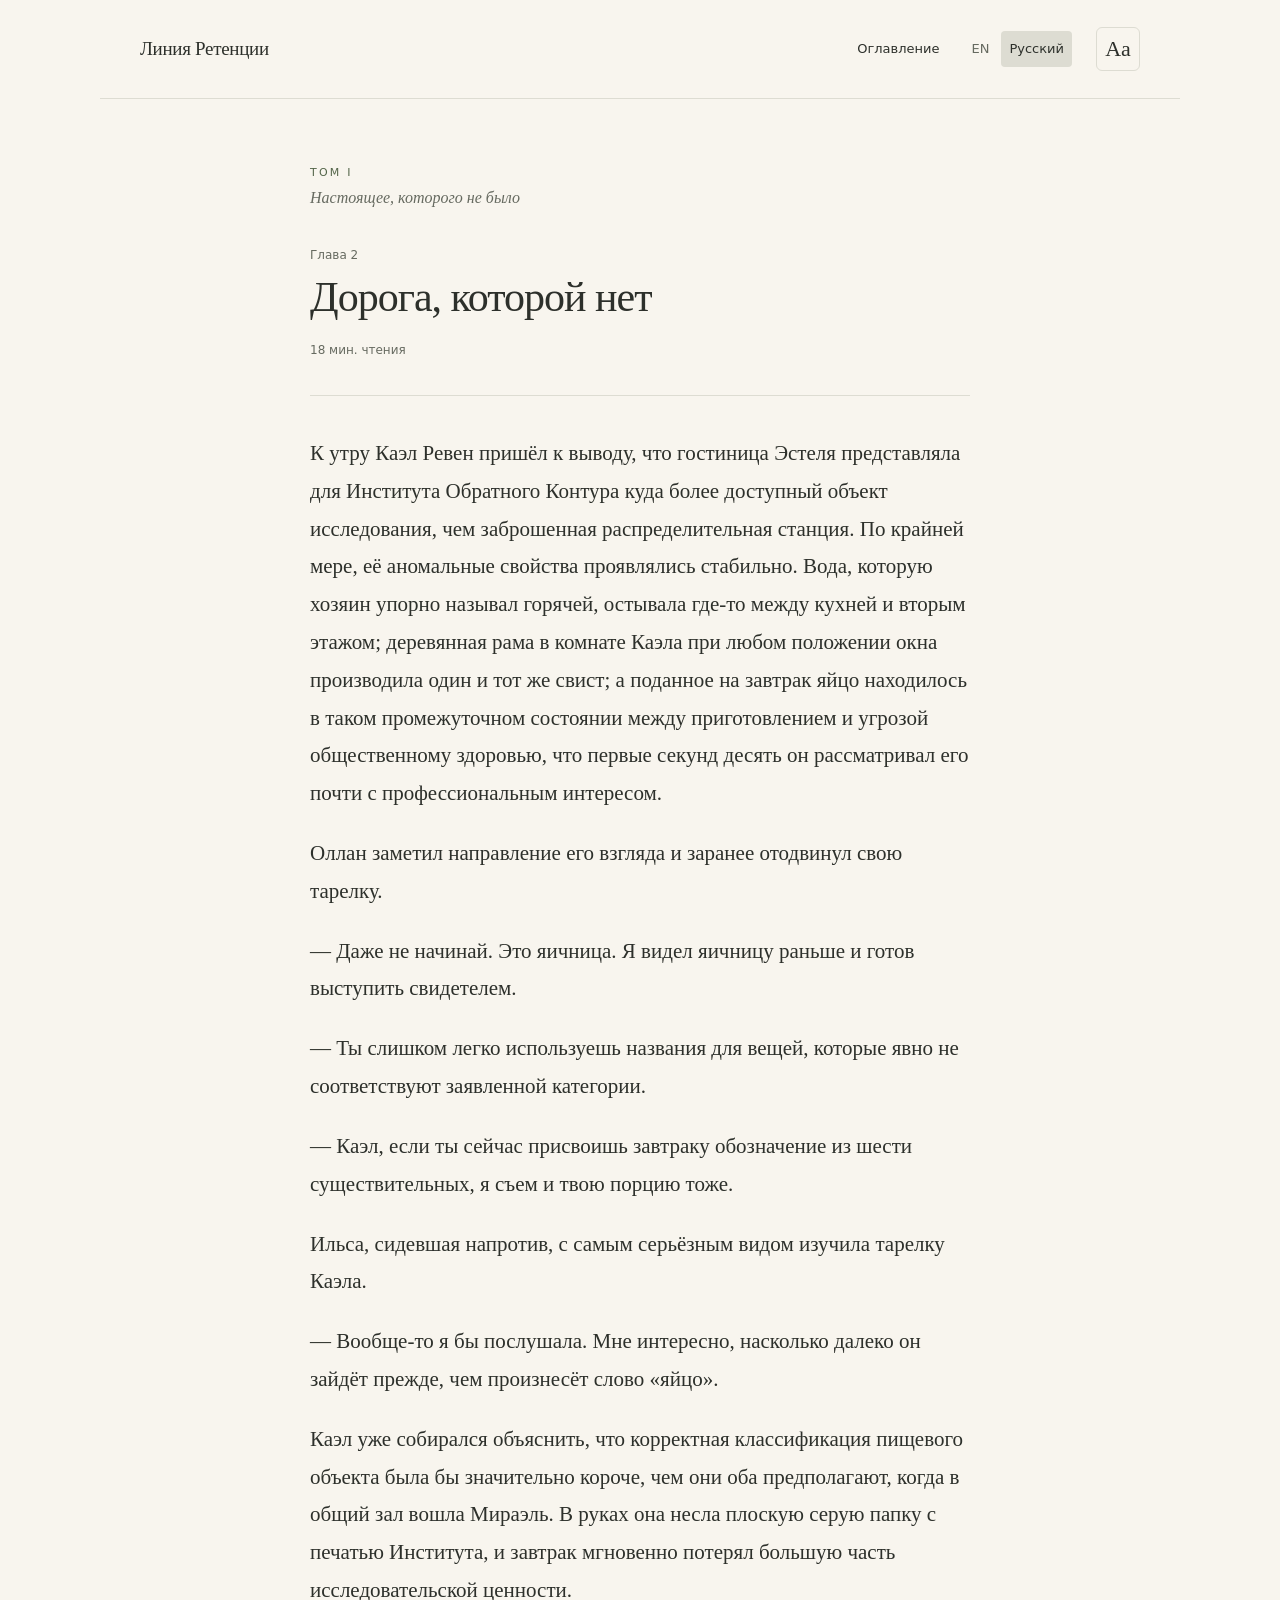
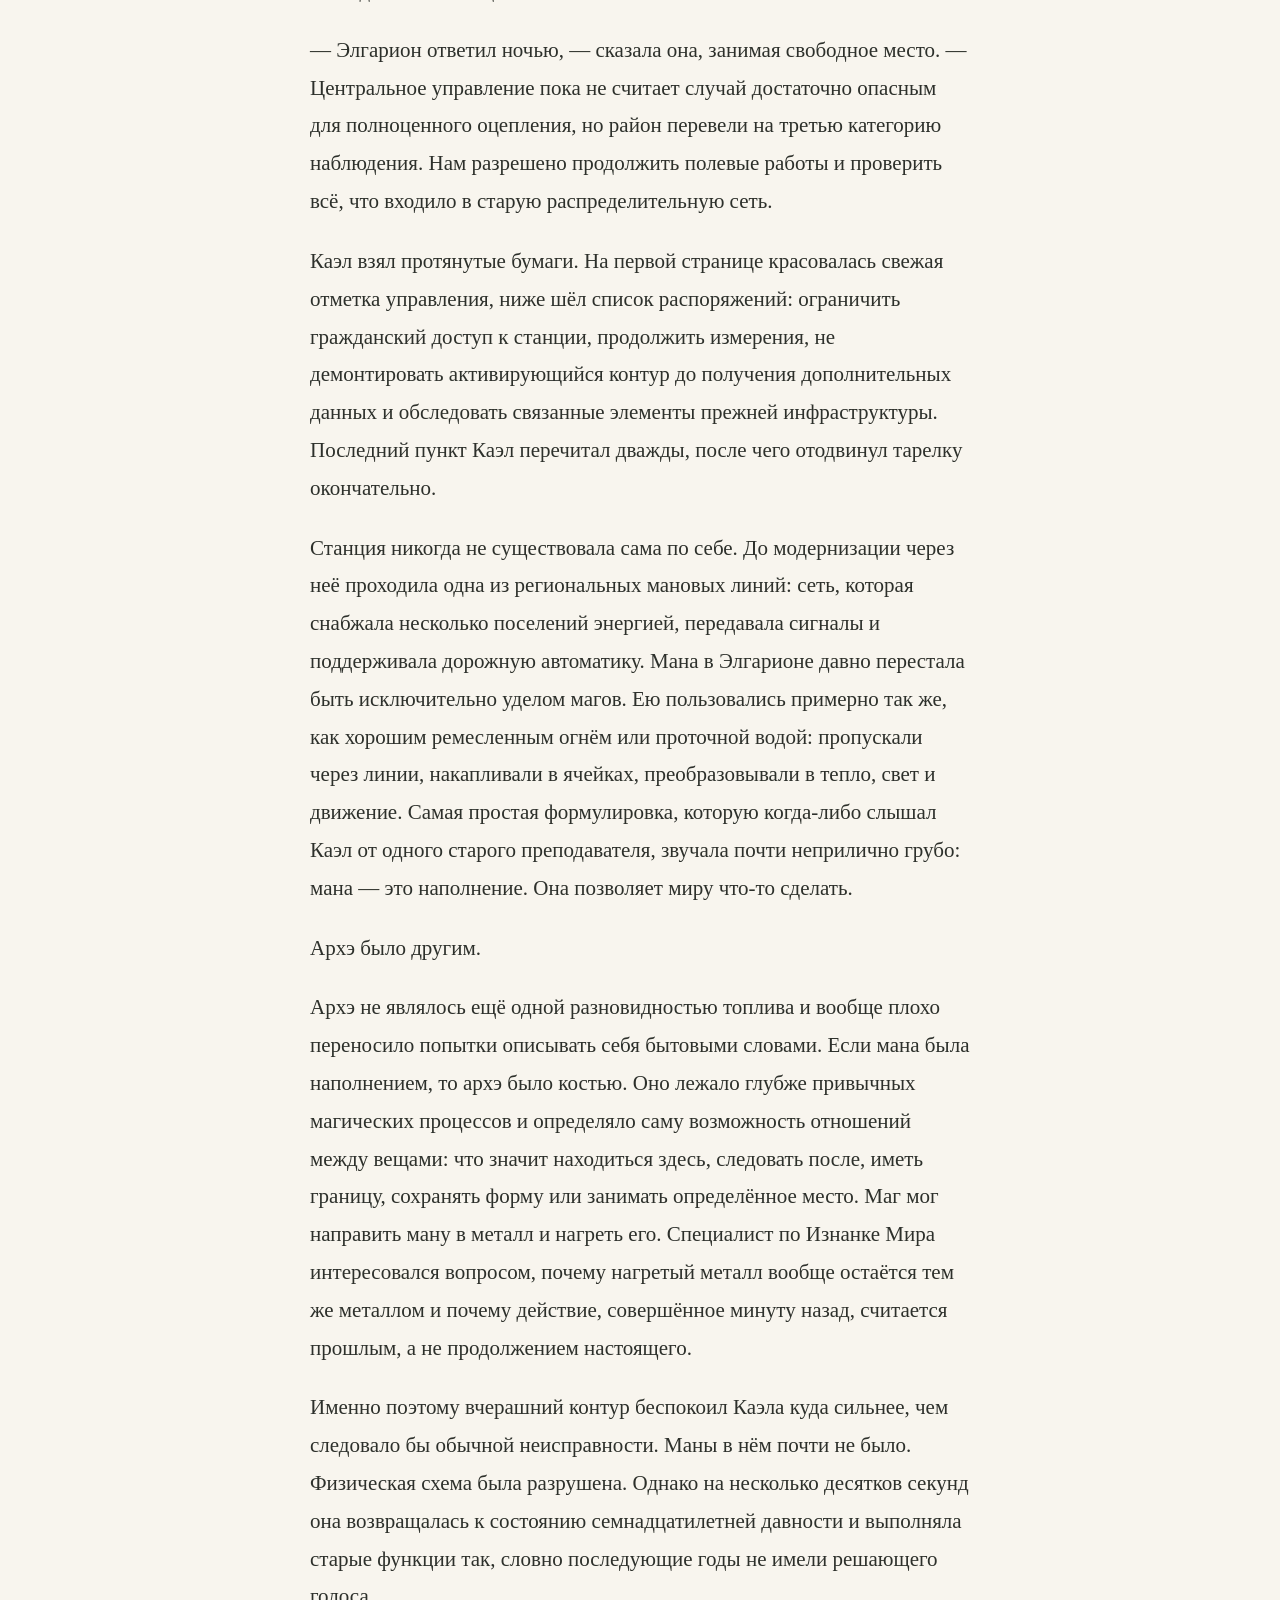
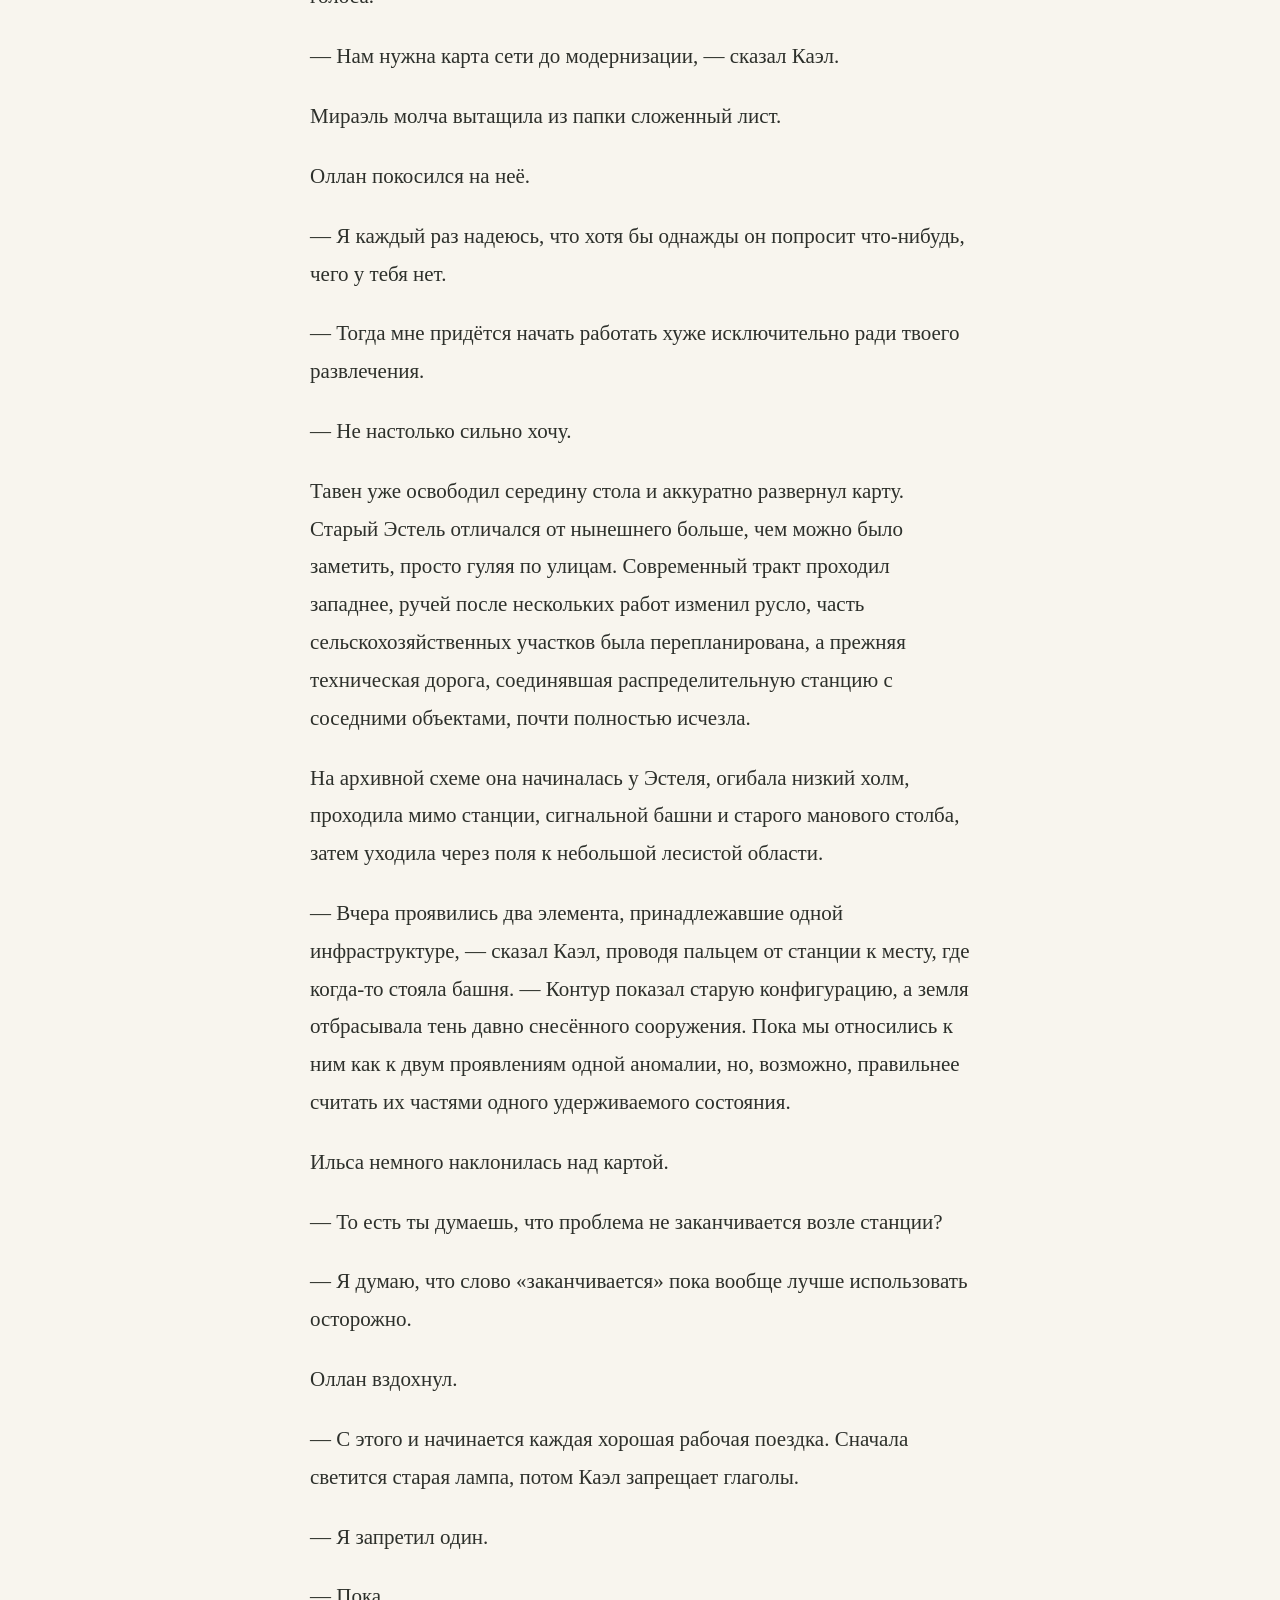
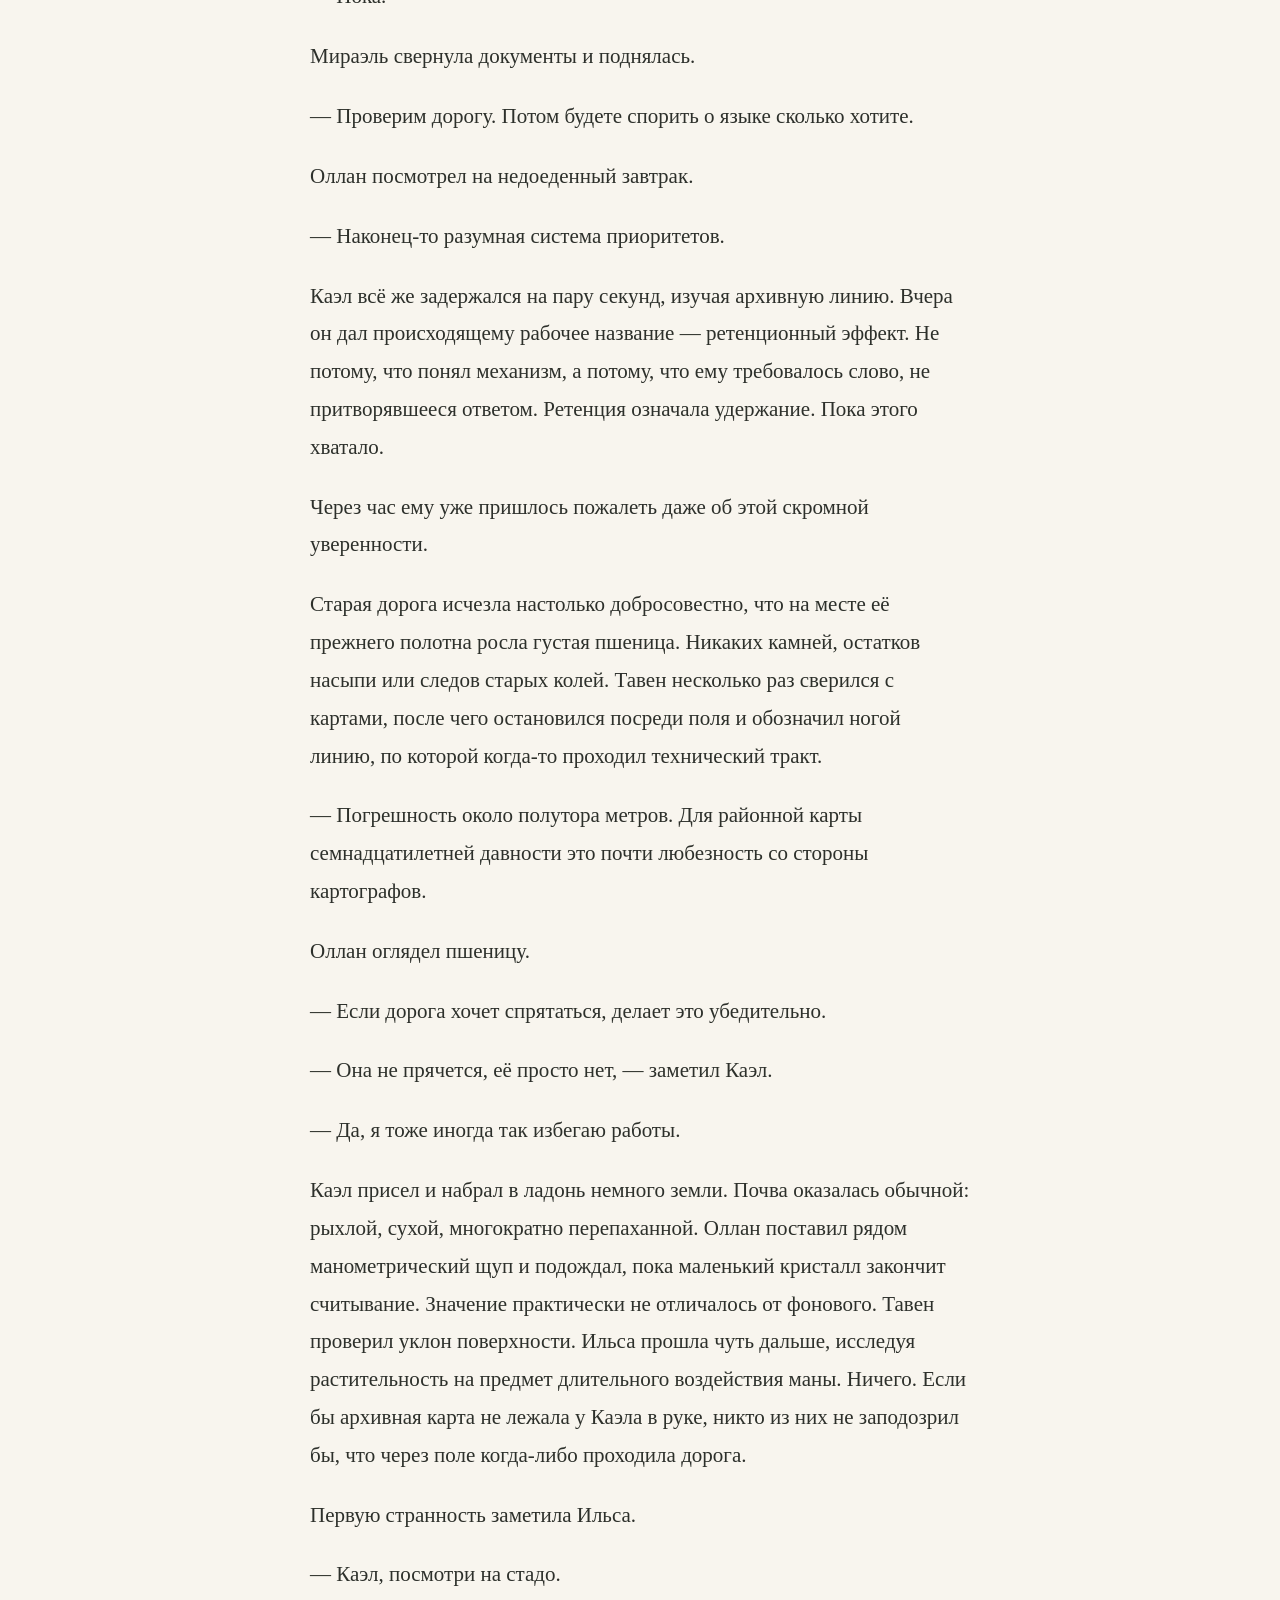
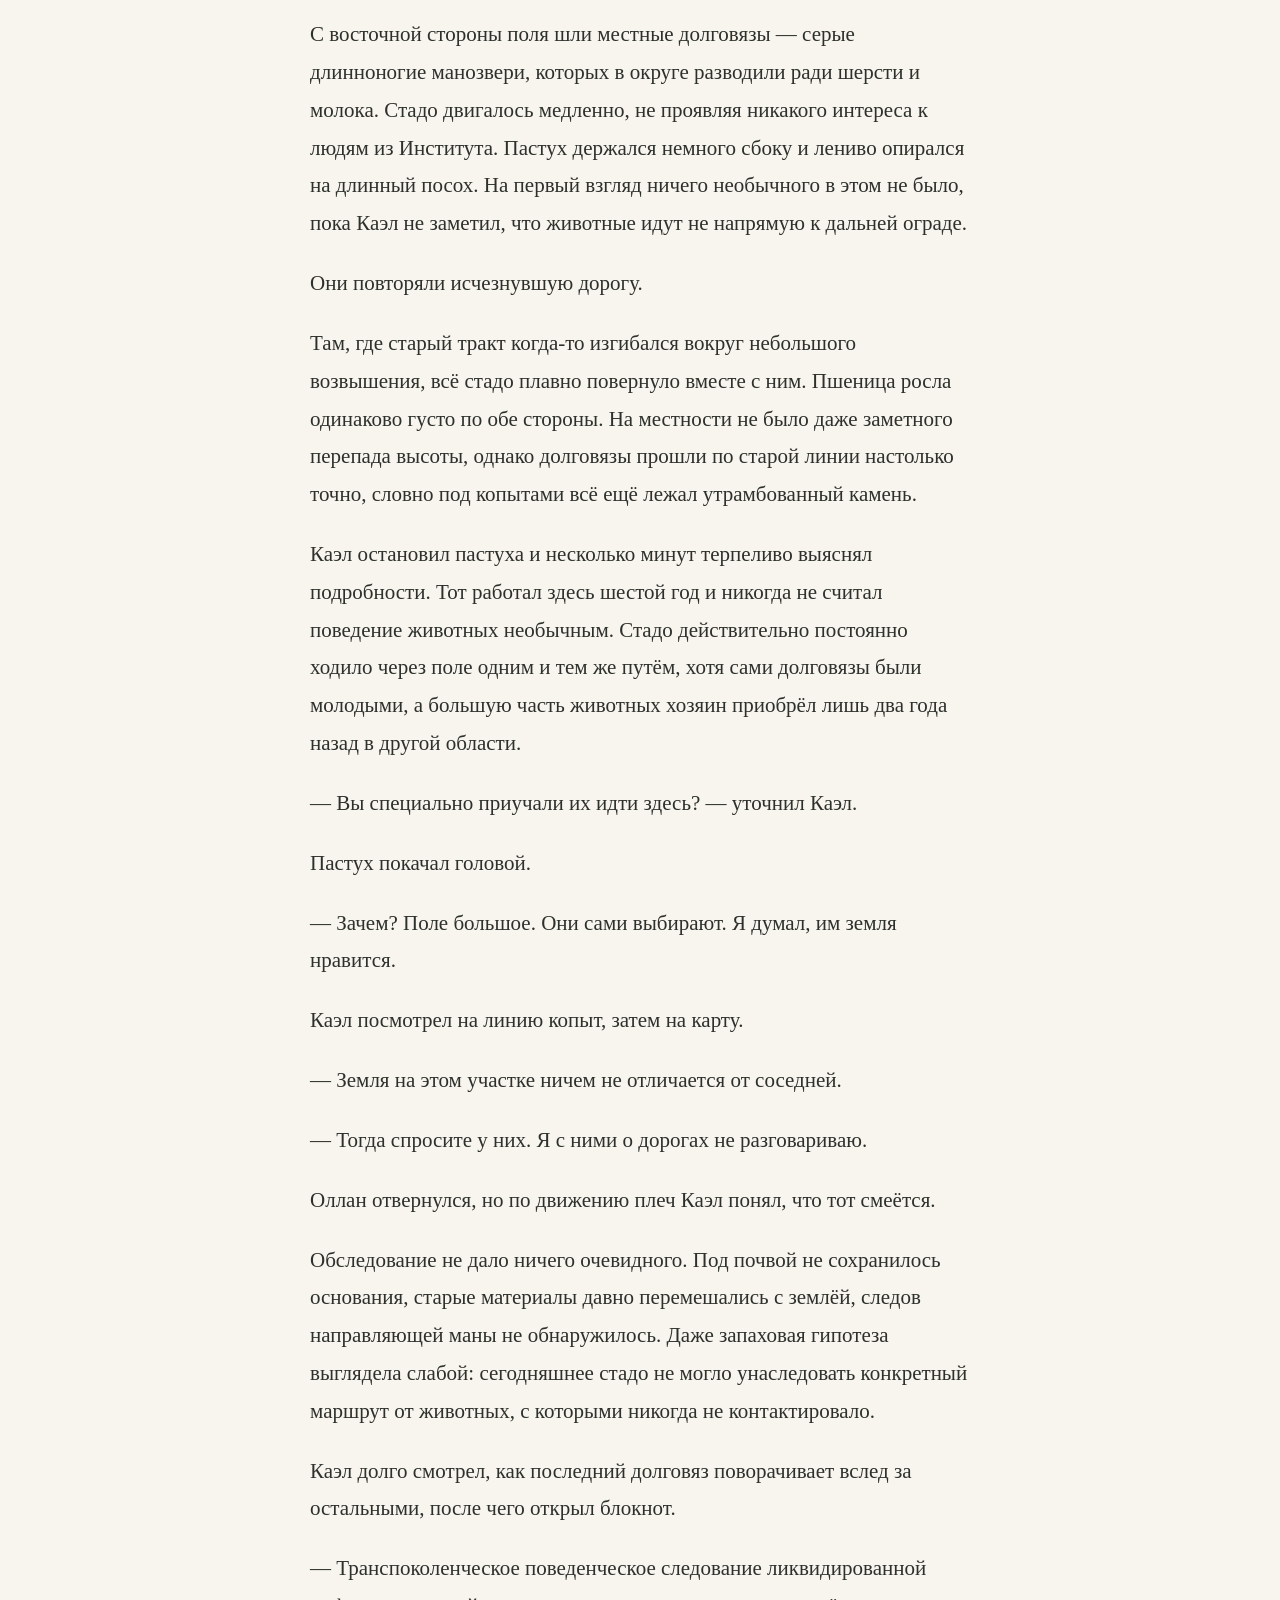
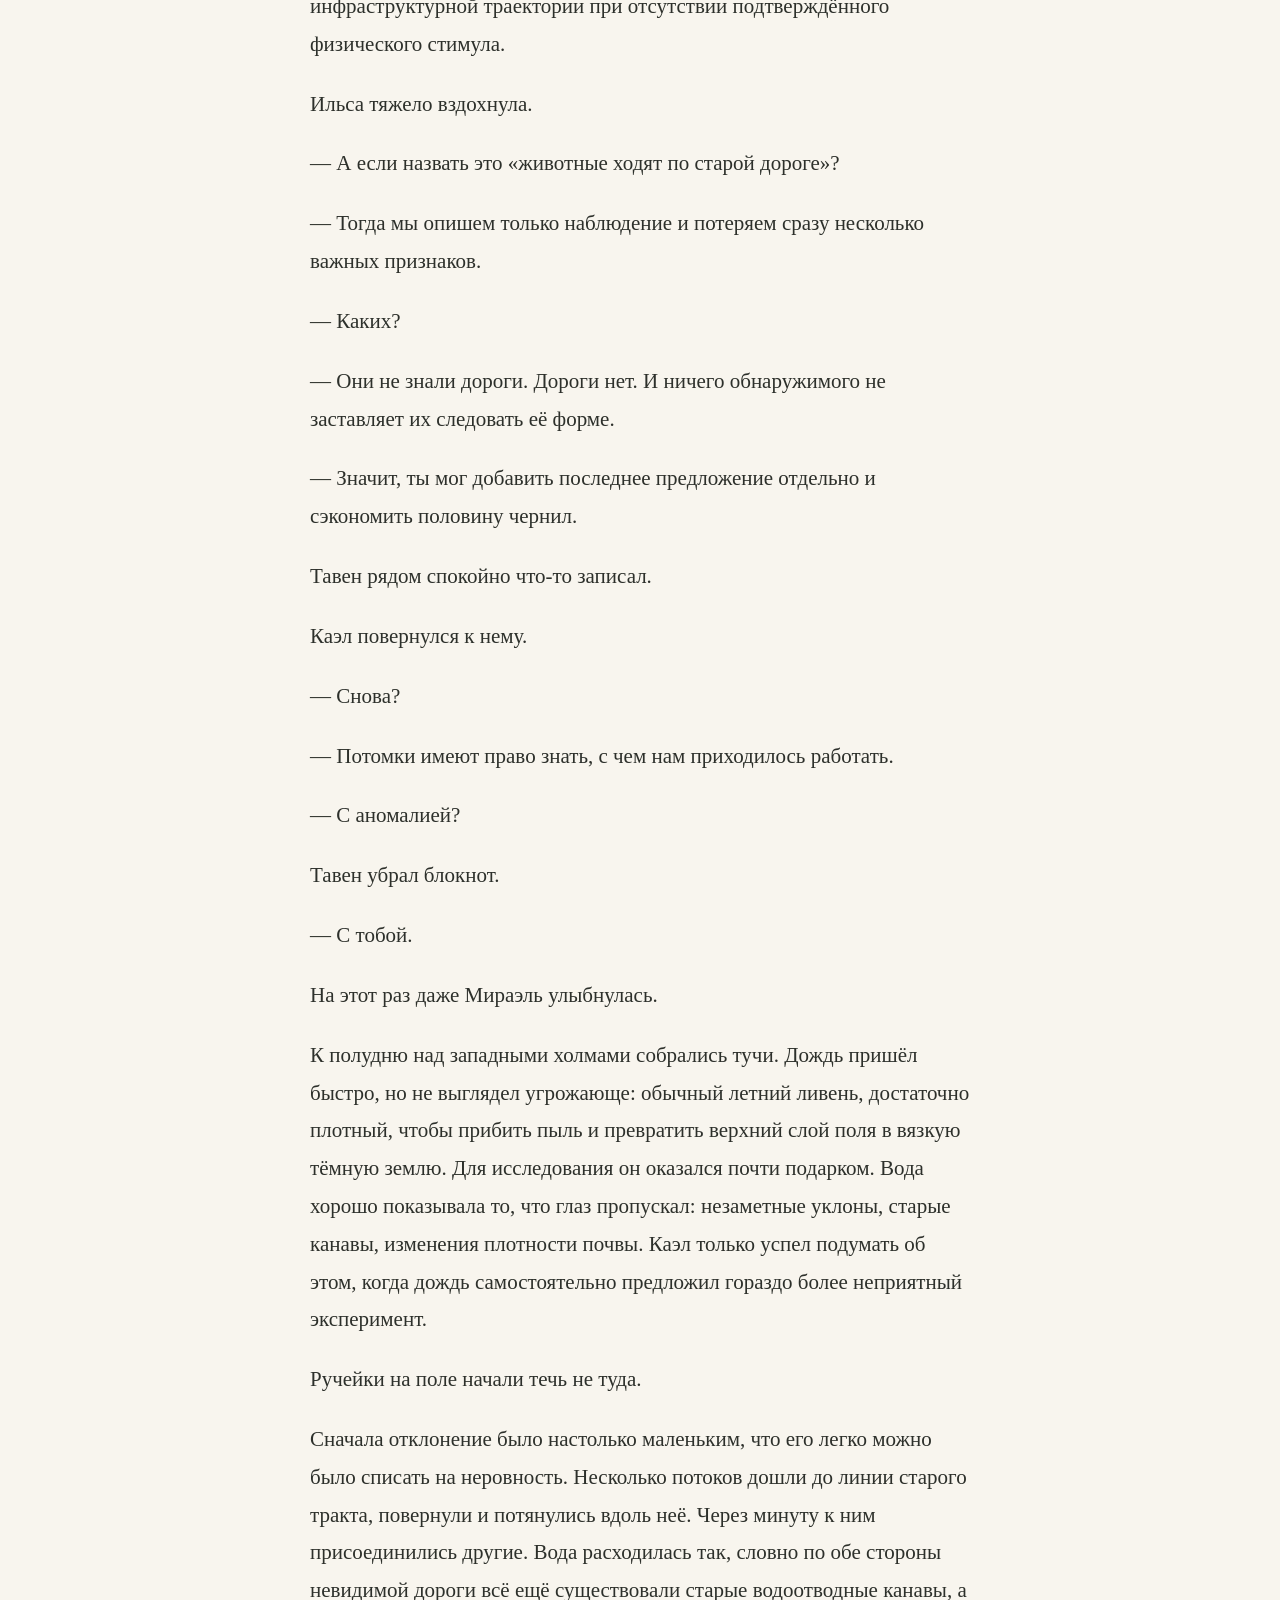
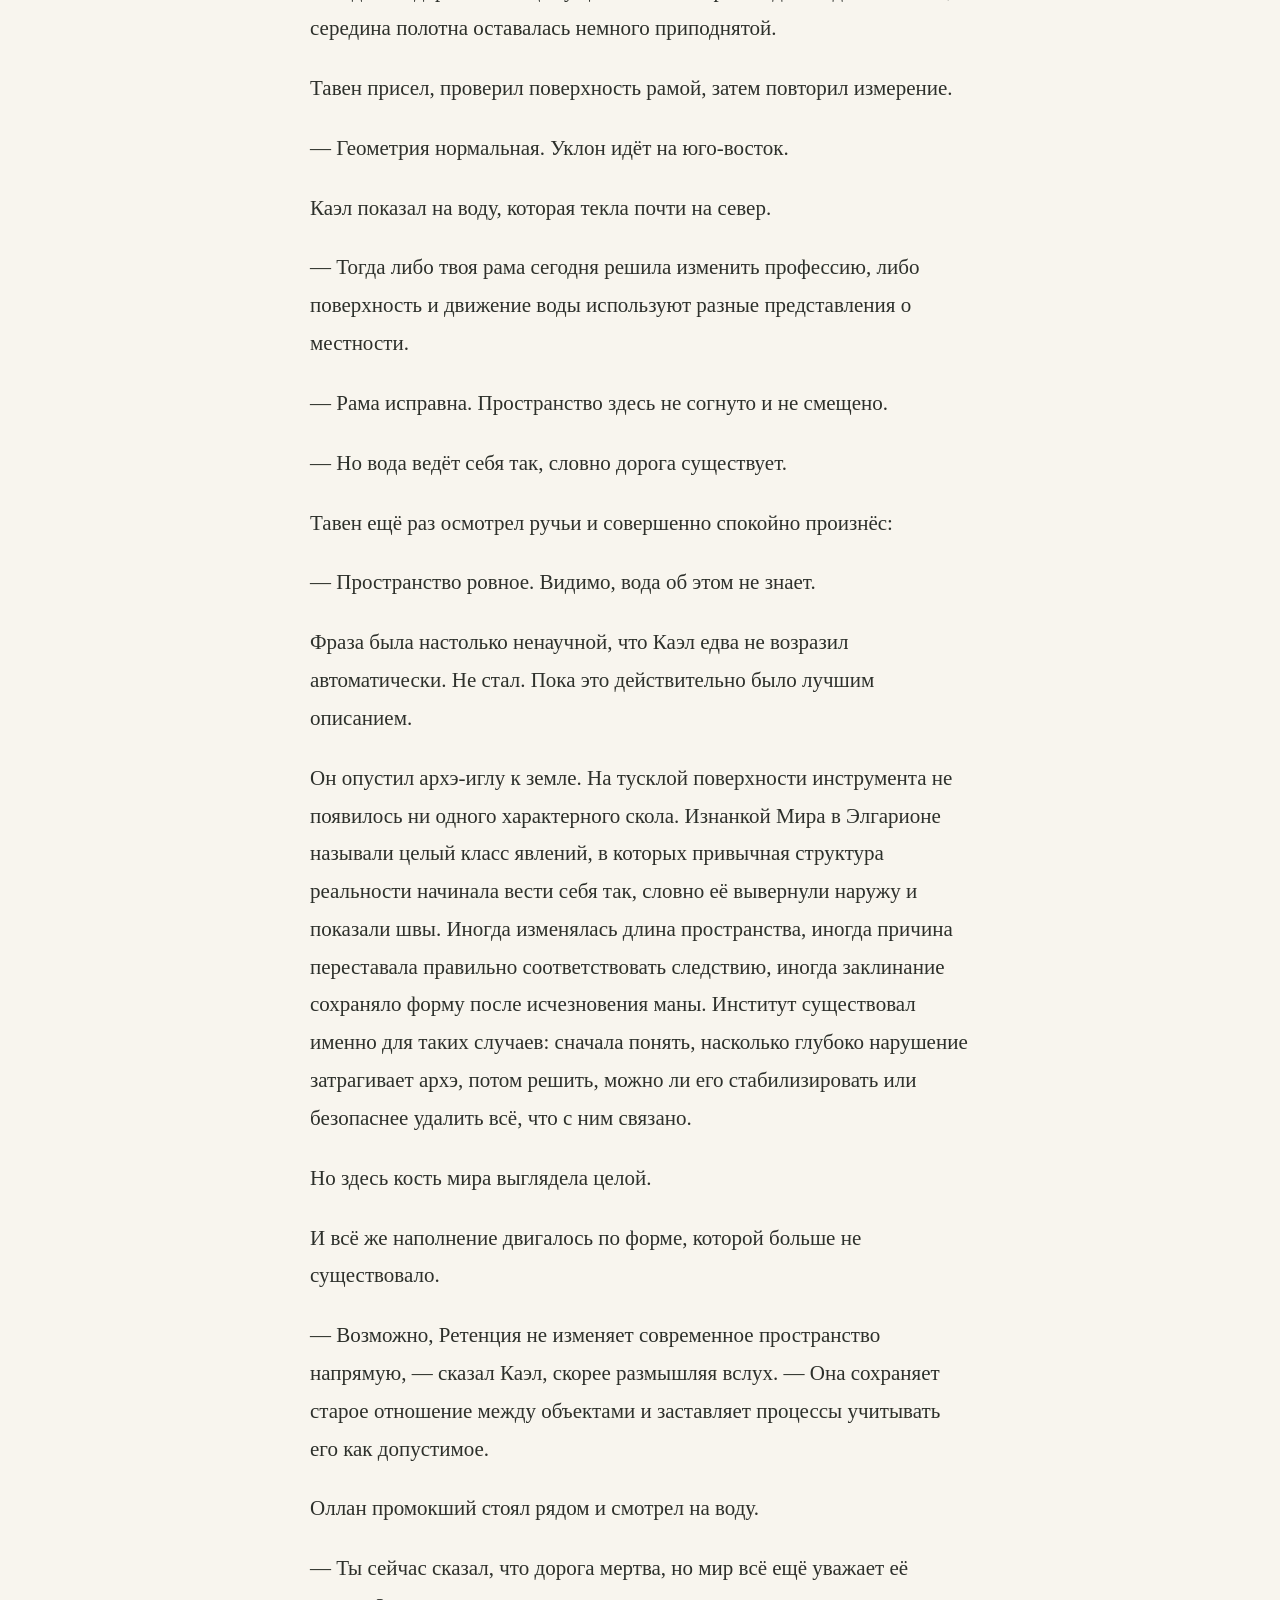
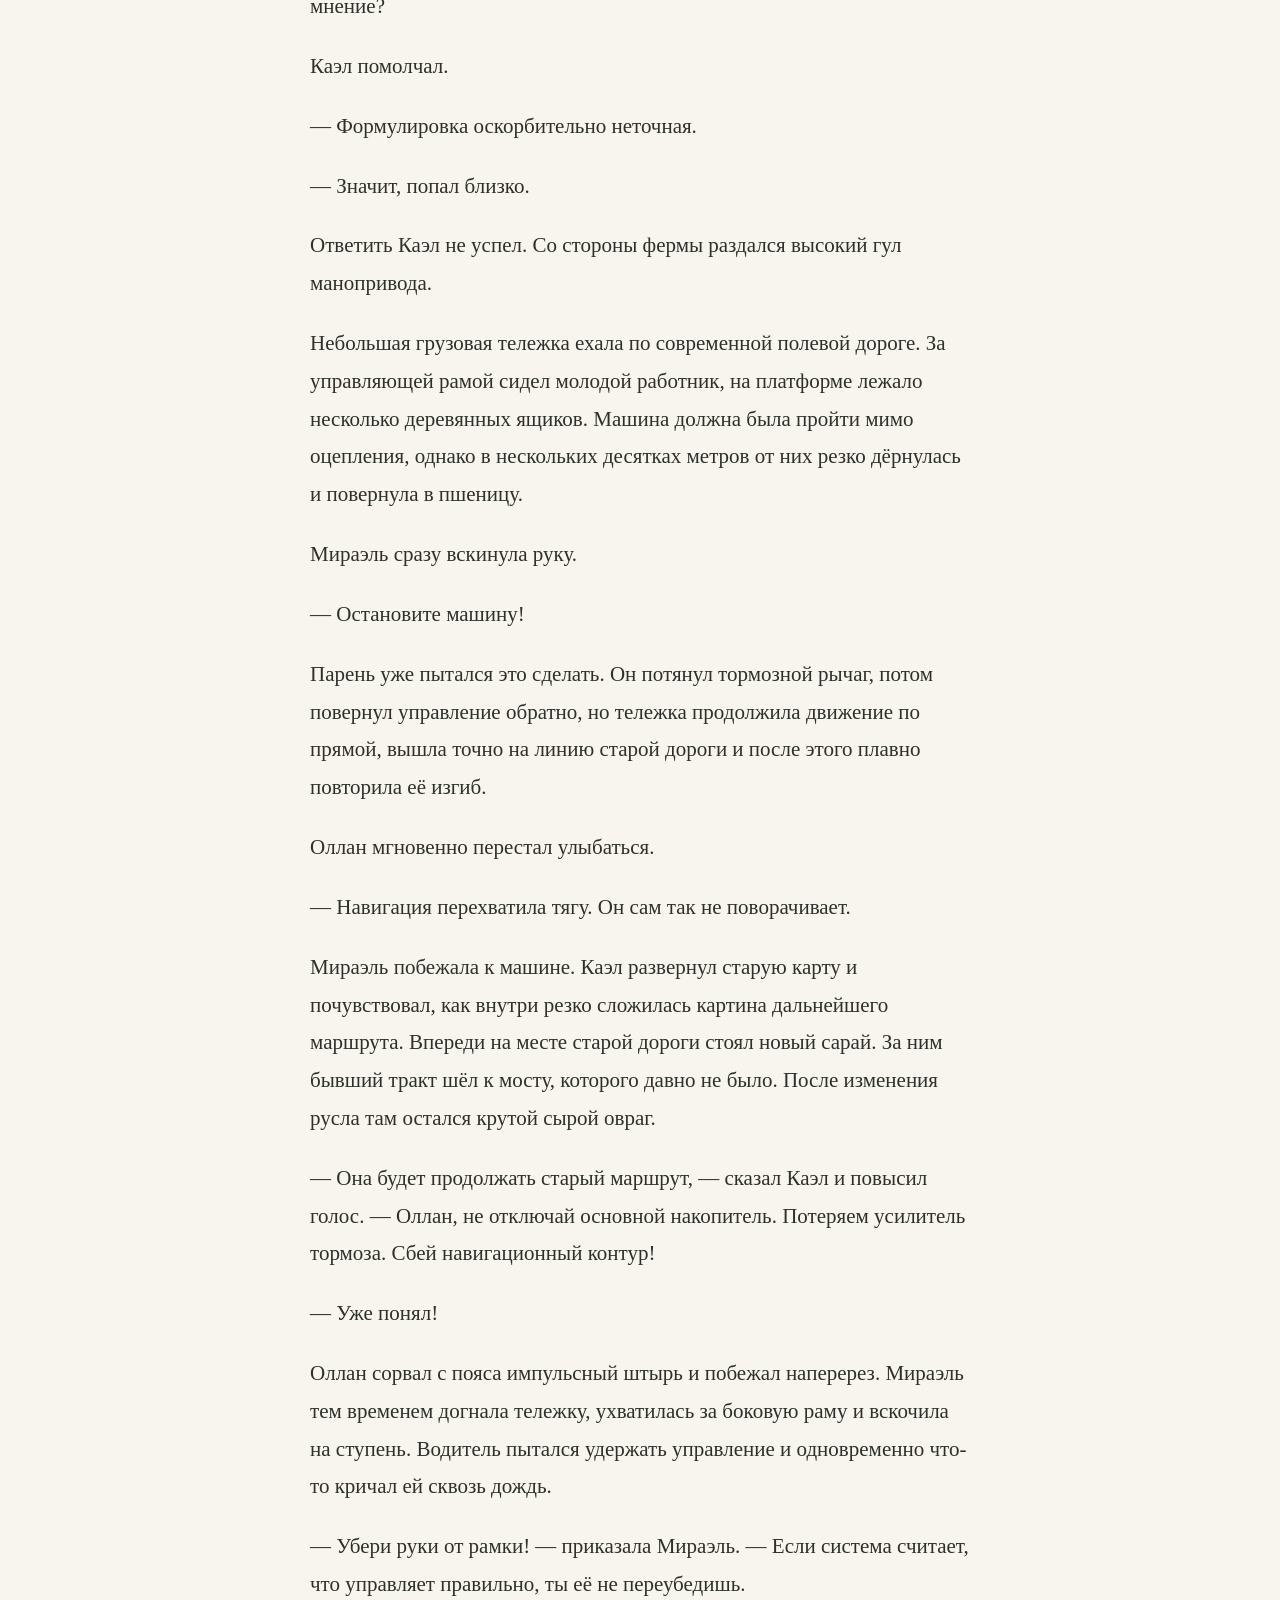
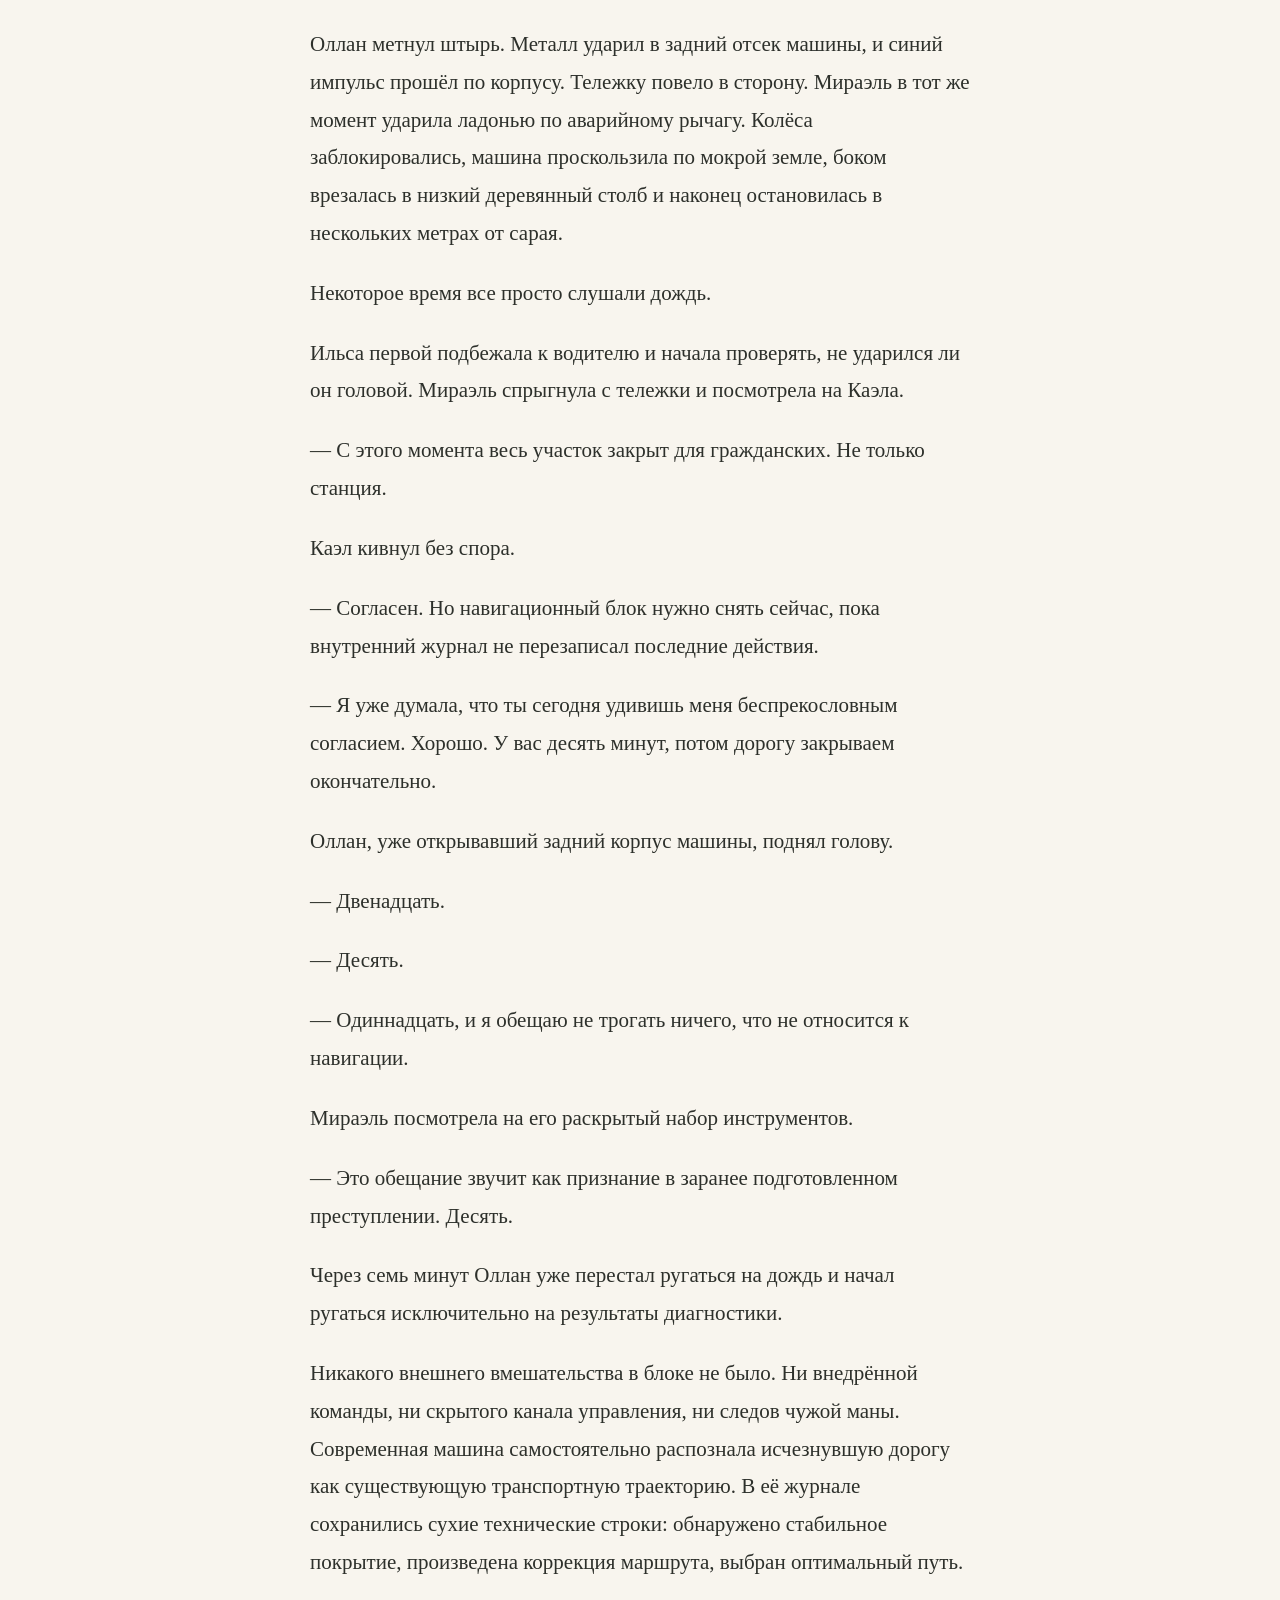
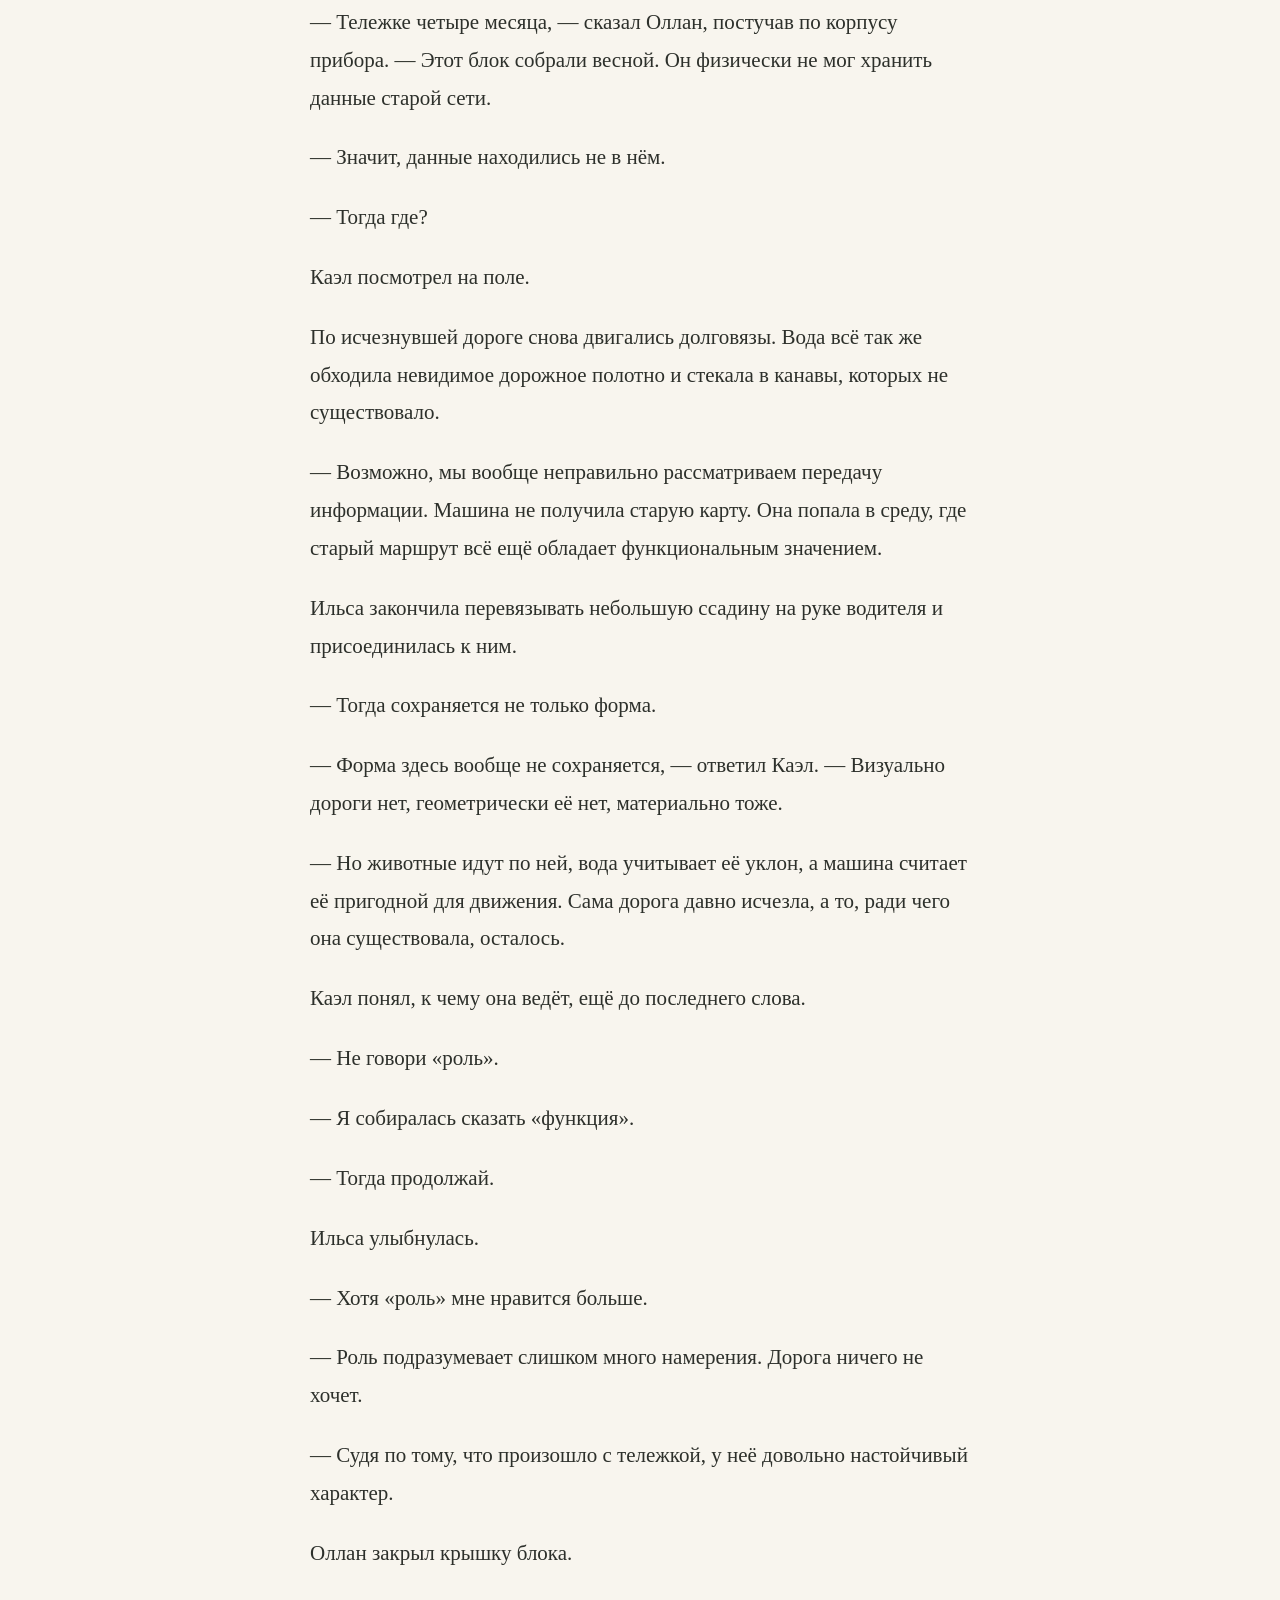
<file: docs/volume-1-chapter-2.ru.html>
<!doctype html>
<html lang="ru">
<head>
<meta charset="utf-8">
<meta name="viewport" content="width=device-width, initial-scale=1">
<meta name="color-scheme" content="light dark">
<meta name="description" content="Линия Ретенции — Том I: Настоящее, которого не было. Глава 2: Дорога, которой нет.">
<title>Дорога, которой нет · Линия Ретенции</title>
<link rel="alternate" hreflang="en" href="volume-1-chapter-2.html">
<link rel="alternate" hreflang="ru" href="volume-1-chapter-2.ru.html">
<link rel="icon" type="image/svg+xml" href="assets/favicon.svg">
<script src="assets/preferences.js"></script>
<link rel="stylesheet" href="assets/style.css">
<script src="assets/reader.js" defer></script>
</head>
<body>
<a class="skip" href="#main">Перейти к чтению</a>
<header class="site-header">
<a class="wordmark" href="index.ru.html">Линия Ретенции</a>
<nav class="tools" aria-label="Настройки чтения">
<a href="contents.ru.html">Оглавление</a>
<span class="language-switch" role="group" aria-label="Язык"><a href="volume-1-chapter-2.html" lang="en" hreflang="en">EN</a><a href="volume-1-chapter-2.ru.html" lang="ru" hreflang="ru" aria-current="true">Русский</a></span>
<details class="settings">
<summary aria-label="Настройки чтения">Aa</summary>
<div class="settings-panel">
<p class="settings-title">Настройки чтения</p>
<label for="theme">Цвет страницы</label>
<select id="theme"><option value="system">Как в системе</option><option value="light">Бумага</option><option value="dark">Ночь</option></select>
<label for="size">Размер текста <output id="size-label" for="size">21 px</output></label>
<input type="range" id="size" min="17" max="28" step="1" value="21">
<label for="width">Ширина текста <output id="width-label" for="width">660 px</output></label>
<input type="range" id="width" min="660" max="1500" step="60" value="660" data-full-label="Во всю ширину">
</div>
</details>
</nav>
</header>
<main id="main" class="reading" tabindex="-1">
<header class="chapter-heading">
<p class="eyebrow">Том I</p>
<p class="volume-title">Настоящее, которого не было</p>
<p class="chapter-number">Глава 2</p>
<h1>Дорога, которой нет</h1>
<p class="reading-time">18 мин. чтения</p>
</header>
<article aria-label="Глава 2: Дорога, которой нет" class="prose">
<p>К утру Каэл Ревен пришёл к выводу, что гостиница Эстеля представляла для Института Обратного Контура куда более доступный объект исследования, чем заброшенная распределительная станция. По крайней мере, её аномальные свойства проявлялись стабильно. Вода, которую хозяин упорно называл горячей, остывала где-то между кухней и вторым этажом; деревянная рама в комнате Каэла при любом положении окна производила один и тот же свист; а поданное на завтрак яйцо находилось в таком промежуточном состоянии между приготовлением и угрозой общественному здоровью, что первые секунд десять он рассматривал его почти с профессиональным интересом.</p>
<p>Оллан заметил направление его взгляда и заранее отодвинул свою тарелку.</p>
<p>— Даже не начинай. Это яичница. Я видел яичницу раньше и готов выступить свидетелем.</p>
<p>— Ты слишком легко используешь названия для вещей, которые явно не соответствуют заявленной категории.</p>
<p>— Каэл, если ты сейчас присвоишь завтраку обозначение из шести существительных, я съем и твою порцию тоже.</p>
<p>Ильса, сидевшая напротив, с самым серьёзным видом изучила тарелку Каэла.</p>
<p>— Вообще-то я бы послушала. Мне интересно, насколько далеко он зайдёт прежде, чем произнесёт слово «яйцо».</p>
<p>Каэл уже собирался объяснить, что корректная классификация пищевого объекта была бы значительно короче, чем они оба предполагают, когда в общий зал вошла Мираэль. В руках она несла плоскую серую папку с печатью Института, и завтрак мгновенно потерял большую часть исследовательской ценности.</p>
<p>— Элгарион ответил ночью, — сказала она, занимая свободное место. — Центральное управление пока не считает случай достаточно опасным для полноценного оцепления, но район перевели на третью категорию наблюдения. Нам разрешено продолжить полевые работы и проверить всё, что входило в старую распределительную сеть.</p>
<p>Каэл взял протянутые бумаги. На первой странице красовалась свежая отметка управления, ниже шёл список распоряжений: ограничить гражданский доступ к станции, продолжить измерения, не демонтировать активирующийся контур до получения дополнительных данных и обследовать связанные элементы прежней инфраструктуры. Последний пункт Каэл перечитал дважды, после чего отодвинул тарелку окончательно.</p>
<p>Станция никогда не существовала сама по себе. До модернизации через неё проходила одна из региональных мановых линий: сеть, которая снабжала несколько поселений энергией, передавала сигналы и поддерживала дорожную автоматику. Мана в Элгарионе давно перестала быть исключительно уделом магов. Ею пользовались примерно так же, как хорошим ремесленным огнём или проточной водой: пропускали через линии, накапливали в ячейках, преобразовывали в тепло, свет и движение. Самая простая формулировка, которую когда-либо слышал Каэл от одного старого преподавателя, звучала почти неприлично грубо: мана — это наполнение. Она позволяет миру что-то сделать.</p>
<p>Архэ было другим.</p>
<p>Архэ не являлось ещё одной разновидностью топлива и вообще плохо переносило попытки описывать себя бытовыми словами. Если мана была наполнением, то архэ было костью. Оно лежало глубже привычных магических процессов и определяло саму возможность отношений между вещами: что значит находиться здесь, следовать после, иметь границу, сохранять форму или занимать определённое место. Маг мог направить ману в металл и нагреть его. Специалист по Изнанке Мира интересовался вопросом, почему нагретый металл вообще остаётся тем же металлом и почему действие, совершённое минуту назад, считается прошлым, а не продолжением настоящего.</p>
<p>Именно поэтому вчерашний контур беспокоил Каэла куда сильнее, чем следовало бы обычной неисправности. Маны в нём почти не было. Физическая схема была разрушена. Однако на несколько десятков секунд она возвращалась к состоянию семнадцатилетней давности и выполняла старые функции так, словно последующие годы не имели решающего голоса.</p>
<p>— Нам нужна карта сети до модернизации, — сказал Каэл.</p>
<p>Мираэль молча вытащила из папки сложенный лист.</p>
<p>Оллан покосился на неё.</p>
<p>— Я каждый раз надеюсь, что хотя бы однажды он попросит что-нибудь, чего у тебя нет.</p>
<p>— Тогда мне придётся начать работать хуже исключительно ради твоего развлечения.</p>
<p>— Не настолько сильно хочу.</p>
<p>Тавен уже освободил середину стола и аккуратно развернул карту. Старый Эстель отличался от нынешнего больше, чем можно было заметить, просто гуляя по улицам. Современный тракт проходил западнее, ручей после нескольких работ изменил русло, часть сельскохозяйственных участков была перепланирована, а прежняя техническая дорога, соединявшая распределительную станцию с соседними объектами, почти полностью исчезла.</p>
<p>На архивной схеме она начиналась у Эстеля, огибала низкий холм, проходила мимо станции, сигнальной башни и старого манового столба, затем уходила через поля к небольшой лесистой области.</p>
<p>— Вчера проявились два элемента, принадлежавшие одной инфраструктуре, — сказал Каэл, проводя пальцем от станции к месту, где когда-то стояла башня. — Контур показал старую конфигурацию, а земля отбрасывала тень давно снесённого сооружения. Пока мы относились к ним как к двум проявлениям одной аномалии, но, возможно, правильнее считать их частями одного удерживаемого состояния.</p>
<p>Ильса немного наклонилась над картой.</p>
<p>— То есть ты думаешь, что проблема не заканчивается возле станции?</p>
<p>— Я думаю, что слово «заканчивается» пока вообще лучше использовать осторожно.</p>
<p>Оллан вздохнул.</p>
<p>— С этого и начинается каждая хорошая рабочая поездка. Сначала светится старая лампа, потом Каэл запрещает глаголы.</p>
<p>— Я запретил один.</p>
<p>— Пока.</p>
<p>Мираэль свернула документы и поднялась.</p>
<p>— Проверим дорогу. Потом будете спорить о языке сколько хотите.</p>
<p>Оллан посмотрел на недоеденный завтрак.</p>
<p>— Наконец-то разумная система приоритетов.</p>
<p>Каэл всё же задержался на пару секунд, изучая архивную линию. Вчера он дал происходящему рабочее название — ретенционный эффект. Не потому, что понял механизм, а потому, что ему требовалось слово, не притворявшееся ответом. Ретенция означала удержание. Пока этого хватало.</p>
<p>Через час ему уже пришлось пожалеть даже об этой скромной уверенности.</p>
<p>Старая дорога исчезла настолько добросовестно, что на месте её прежнего полотна росла густая пшеница. Никаких камней, остатков насыпи или следов старых колей. Тавен несколько раз сверился с картами, после чего остановился посреди поля и обозначил ногой линию, по которой когда-то проходил технический тракт.</p>
<p>— Погрешность около полутора метров. Для районной карты семнадцатилетней давности это почти любезность со стороны картографов.</p>
<p>Оллан оглядел пшеницу.</p>
<p>— Если дорога хочет спрятаться, делает это убедительно.</p>
<p>— Она не прячется, её просто нет, — заметил Каэл.</p>
<p>— Да, я тоже иногда так избегаю работы.</p>
<p>Каэл присел и набрал в ладонь немного земли. Почва оказалась обычной: рыхлой, сухой, многократно перепаханной. Оллан поставил рядом манометрический щуп и подождал, пока маленький кристалл закончит считывание. Значение практически не отличалось от фонового. Тавен проверил уклон поверхности. Ильса прошла чуть дальше, исследуя растительность на предмет длительного воздействия маны. Ничего. Если бы архивная карта не лежала у Каэла в руке, никто из них не заподозрил бы, что через поле когда-либо проходила дорога.</p>
<p>Первую странность заметила Ильса.</p>
<p>— Каэл, посмотри на стадо.</p>
<p>С восточной стороны поля шли местные долговязы — серые длинноногие манозвери, которых в округе разводили ради шерсти и молока. Стадо двигалось медленно, не проявляя никакого интереса к людям из Института. Пастух держался немного сбоку и лениво опирался на длинный посох. На первый взгляд ничего необычного в этом не было, пока Каэл не заметил, что животные идут не напрямую к дальней ограде.</p>
<p>Они повторяли исчезнувшую дорогу.</p>
<p>Там, где старый тракт когда-то изгибался вокруг небольшого возвышения, всё стадо плавно повернуло вместе с ним. Пшеница росла одинаково густо по обе стороны. На местности не было даже заметного перепада высоты, однако долговязы прошли по старой линии настолько точно, словно под копытами всё ещё лежал утрамбованный камень.</p>
<p>Каэл остановил пастуха и несколько минут терпеливо выяснял подробности. Тот работал здесь шестой год и никогда не считал поведение животных необычным. Стадо действительно постоянно ходило через поле одним и тем же путём, хотя сами долговязы были молодыми, а большую часть животных хозяин приобрёл лишь два года назад в другой области.</p>
<p>— Вы специально приучали их идти здесь? — уточнил Каэл.</p>
<p>Пастух покачал головой.</p>
<p>— Зачем? Поле большое. Они сами выбирают. Я думал, им земля нравится.</p>
<p>Каэл посмотрел на линию копыт, затем на карту.</p>
<p>— Земля на этом участке ничем не отличается от соседней.</p>
<p>— Тогда спросите у них. Я с ними о дорогах не разговариваю.</p>
<p>Оллан отвернулся, но по движению плеч Каэл понял, что тот смеётся.</p>
<p>Обследование не дало ничего очевидного. Под почвой не сохранилось основания, старые материалы давно перемешались с землёй, следов направляющей маны не обнаружилось. Даже запаховая гипотеза выглядела слабой: сегодняшнее стадо не могло унаследовать конкретный маршрут от животных, с которыми никогда не контактировало.</p>
<p>Каэл долго смотрел, как последний долговяз поворачивает вслед за остальными, после чего открыл блокнот.</p>
<p>— Транспоколенческое поведенческое следование ликвидированной инфраструктурной траектории при отсутствии подтверждённого физического стимула.</p>
<p>Ильса тяжело вздохнула.</p>
<p>— А если назвать это «животные ходят по старой дороге»?</p>
<p>— Тогда мы опишем только наблюдение и потеряем сразу несколько важных признаков.</p>
<p>— Каких?</p>
<p>— Они не знали дороги. Дороги нет. И ничего обнаружимого не заставляет их следовать её форме.</p>
<p>— Значит, ты мог добавить последнее предложение отдельно и сэкономить половину чернил.</p>
<p>Тавен рядом спокойно что-то записал.</p>
<p>Каэл повернулся к нему.</p>
<p>— Снова?</p>
<p>— Потомки имеют право знать, с чем нам приходилось работать.</p>
<p>— С аномалией?</p>
<p>Тавен убрал блокнот.</p>
<p>— С тобой.</p>
<p>На этот раз даже Мираэль улыбнулась.</p>
<p>К полудню над западными холмами собрались тучи. Дождь пришёл быстро, но не выглядел угрожающе: обычный летний ливень, достаточно плотный, чтобы прибить пыль и превратить верхний слой поля в вязкую тёмную землю. Для исследования он оказался почти подарком. Вода хорошо показывала то, что глаз пропускал: незаметные уклоны, старые канавы, изменения плотности почвы. Каэл только успел подумать об этом, когда дождь самостоятельно предложил гораздо более неприятный эксперимент.</p>
<p>Ручейки на поле начали течь не туда.</p>
<p>Сначала отклонение было настолько маленьким, что его легко можно было списать на неровность. Несколько потоков дошли до линии старого тракта, повернули и потянулись вдоль неё. Через минуту к ним присоединились другие. Вода расходилась так, словно по обе стороны невидимой дороги всё ещё существовали старые водоотводные канавы, а середина полотна оставалась немного приподнятой.</p>
<p>Тавен присел, проверил поверхность рамой, затем повторил измерение.</p>
<p>— Геометрия нормальная. Уклон идёт на юго-восток.</p>
<p>Каэл показал на воду, которая текла почти на север.</p>
<p>— Тогда либо твоя рама сегодня решила изменить профессию, либо поверхность и движение воды используют разные представления о местности.</p>
<p>— Рама исправна. Пространство здесь не согнуто и не смещено.</p>
<p>— Но вода ведёт себя так, словно дорога существует.</p>
<p>Тавен ещё раз осмотрел ручьи и совершенно спокойно произнёс:</p>
<p>— Пространство ровное. Видимо, вода об этом не знает.</p>
<p>Фраза была настолько ненаучной, что Каэл едва не возразил автоматически. Не стал. Пока это действительно было лучшим описанием.</p>
<p>Он опустил архэ-иглу к земле. На тусклой поверхности инструмента не появилось ни одного характерного скола. Изнанкой Мира в Элгарионе называли целый класс явлений, в которых привычная структура реальности начинала вести себя так, словно её вывернули наружу и показали швы. Иногда изменялась длина пространства, иногда причина переставала правильно соответствовать следствию, иногда заклинание сохраняло форму после исчезновения маны. Институт существовал именно для таких случаев: сначала понять, насколько глубоко нарушение затрагивает архэ, потом решить, можно ли его стабилизировать или безопаснее удалить всё, что с ним связано.</p>
<p>Но здесь кость мира выглядела целой.</p>
<p>И всё же наполнение двигалось по форме, которой больше не существовало.</p>
<p>— Возможно, Ретенция не изменяет современное пространство напрямую, — сказал Каэл, скорее размышляя вслух. — Она сохраняет старое отношение между объектами и заставляет процессы учитывать его как допустимое.</p>
<p>Оллан промокший стоял рядом и смотрел на воду.</p>
<p>— Ты сейчас сказал, что дорога мертва, но мир всё ещё уважает её мнение?</p>
<p>Каэл помолчал.</p>
<p>— Формулировка оскорбительно неточная.</p>
<p>— Значит, попал близко.</p>
<p>Ответить Каэл не успел. Со стороны фермы раздался высокий гул манопривода.</p>
<p>Небольшая грузовая тележка ехала по современной полевой дороге. За управляющей рамой сидел молодой работник, на платформе лежало несколько деревянных ящиков. Машина должна была пройти мимо оцепления, однако в нескольких десятках метров от них резко дёрнулась и повернула в пшеницу.</p>
<p>Мираэль сразу вскинула руку.</p>
<p>— Остановите машину!</p>
<p>Парень уже пытался это сделать. Он потянул тормозной рычаг, потом повернул управление обратно, но тележка продолжила движение по прямой, вышла точно на линию старой дороги и после этого плавно повторила её изгиб.</p>
<p>Оллан мгновенно перестал улыбаться.</p>
<p>— Навигация перехватила тягу. Он сам так не поворачивает.</p>
<p>Мираэль побежала к машине. Каэл развернул старую карту и почувствовал, как внутри резко сложилась картина дальнейшего маршрута. Впереди на месте старой дороги стоял новый сарай. За ним бывший тракт шёл к мосту, которого давно не было. После изменения русла там остался крутой сырой овраг.</p>
<p>— Она будет продолжать старый маршрут, — сказал Каэл и повысил голос. — Оллан, не отключай основной накопитель. Потеряем усилитель тормоза. Сбей навигационный контур!</p>
<p>— Уже понял!</p>
<p>Оллан сорвал с пояса импульсный штырь и побежал наперерез. Мираэль тем временем догнала тележку, ухватилась за боковую раму и вскочила на ступень. Водитель пытался удержать управление и одновременно что-то кричал ей сквозь дождь.</p>
<p>— Убери руки от рамки! — приказала Мираэль. — Если система считает, что управляет правильно, ты её не переубедишь.</p>
<p>Оллан метнул штырь. Металл ударил в задний отсек машины, и синий импульс прошёл по корпусу. Тележку повело в сторону. Мираэль в тот же момент ударила ладонью по аварийному рычагу. Колёса заблокировались, машина проскользила по мокрой земле, боком врезалась в низкий деревянный столб и наконец остановилась в нескольких метрах от сарая.</p>
<p>Некоторое время все просто слушали дождь.</p>
<p>Ильса первой подбежала к водителю и начала проверять, не ударился ли он головой. Мираэль спрыгнула с тележки и посмотрела на Каэла.</p>
<p>— С этого момента весь участок закрыт для гражданских. Не только станция.</p>
<p>Каэл кивнул без спора.</p>
<p>— Согласен. Но навигационный блок нужно снять сейчас, пока внутренний журнал не перезаписал последние действия.</p>
<p>— Я уже думала, что ты сегодня удивишь меня беспрекословным согласием. Хорошо. У вас десять минут, потом дорогу закрываем окончательно.</p>
<p>Оллан, уже открывавший задний корпус машины, поднял голову.</p>
<p>— Двенадцать.</p>
<p>— Десять.</p>
<p>— Одиннадцать, и я обещаю не трогать ничего, что не относится к навигации.</p>
<p>Мираэль посмотрела на его раскрытый набор инструментов.</p>
<p>— Это обещание звучит как признание в заранее подготовленном преступлении. Десять.</p>
<p>Через семь минут Оллан уже перестал ругаться на дождь и начал ругаться исключительно на результаты диагностики.</p>
<p>Никакого внешнего вмешательства в блоке не было. Ни внедрённой команды, ни скрытого канала управления, ни следов чужой маны. Современная машина самостоятельно распознала исчезнувшую дорогу как существующую транспортную траекторию. В её журнале сохранились сухие технические строки: обнаружено стабильное покрытие, произведена коррекция маршрута, выбран оптимальный путь.</p>
<p>— Тележке четыре месяца, — сказал Оллан, постучав по корпусу прибора. — Этот блок собрали весной. Он физически не мог хранить данные старой сети.</p>
<p>— Значит, данные находились не в нём.</p>
<p>— Тогда где?</p>
<p>Каэл посмотрел на поле.</p>
<p>По исчезнувшей дороге снова двигались долговязы. Вода всё так же обходила невидимое дорожное полотно и стекала в канавы, которых не существовало.</p>
<p>— Возможно, мы вообще неправильно рассматриваем передачу информации. Машина не получила старую карту. Она попала в среду, где старый маршрут всё ещё обладает функциональным значением.</p>
<p>Ильса закончила перевязывать небольшую ссадину на руке водителя и присоединилась к ним.</p>
<p>— Тогда сохраняется не только форма.</p>
<p>— Форма здесь вообще не сохраняется, — ответил Каэл. — Визуально дороги нет, геометрически её нет, материально тоже.</p>
<p>— Но животные идут по ней, вода учитывает её уклон, а машина считает её пригодной для движения. Сама дорога давно исчезла, а то, ради чего она существовала, осталось.</p>
<p>Каэл понял, к чему она ведёт, ещё до последнего слова.</p>
<p>— Не говори «роль».</p>
<p>— Я собиралась сказать «функция».</p>
<p>— Тогда продолжай.</p>
<p>Ильса улыбнулась.</p>
<p>— Хотя «роль» мне нравится больше.</p>
<p>— Роль подразумевает слишком много намерения. Дорога ничего не хочет.</p>
<p>— Судя по тому, что произошло с тележкой, у неё довольно настойчивый характер.</p>
<p>Оллан закрыл крышку блока.</p>
<p>— Предлагаю официально классифицировать её как злую дорогу.</p>
<p>Каэл устало провёл рукой по мокрым волосам.</p>
<p>— Однажды я составлю отдельный справочник терминов, которые запрещено использовать в моём присутствии.</p>
<p>— Название будет на сорок страниц?</p>
<p>— Введение будет на сорок страниц.</p>
<p>На обратном пути к станции они встретили военный обоз Триединства. Бело-серебряные штандарты были заметны издалека, над тяжёлыми манотягачами дрожал защитный свет. Колонна двигалась к северной части фронта и остановилась лишь потому, что новые сигнальные стойки Института частично занимали развилку.</p>
<p>Офицер вышел из первой машины и почти сразу потребовал освободить проезд. Мираэль объяснила, что основной тракт остаётся открытым, но съезжать на поля временно запрещено из-за активной аномалии.</p>
<p>— Какого уровня? — спросил он.</p>
<p>— Пока третье наблюдение. Сегодня получили первое подтверждённое воздействие на гражданский механизм.</p>
<p>Офицер посмотрел на мокрую тележку у сарая и слегка помрачнел.</p>
<p>— Отчёт уже передали церковному надзору?</p>
<p>— Центральное управление получает копии автоматически. Что именно оно передаёт союзникам, не входит в мою компетенцию.</p>
<p>— После последних случаев всё серьёзное по Изнанке проходит через наблюдателей Аэринд. Если вы подтвердите архэ-аномалию, к вам всё равно направят представителя.</p>
<p>Каэл запомнил фамилию.</p>
<p>Аэринд.</p>
<p>Он уже слышал о них в связи с Триединством, хотя до этого сталкиваться лично не приходилось. Союз Элгариона с церковным государством был прежде всего геополитическим. Триединство занимало огромный участок пространства между Элгарионом и наступающими территориями Малфериума, поэтому большая часть западных границ жила относительно спокойно именно благодаря чужой войне. Элгарион отвечал технологиями, специалистами и информацией. Дружбой это никто серьёзный не называл.</p>
<p>Офицер тем временем указал на приборы Каэла.</p>
<p>— Что именно вы нашли?</p>
<p>— Явление, сохраняющее функциональные отношения уничтоженной инфраструктуры после исчезновения её физических элементов. Мы используем предварительное обозначение «ретенционный эффект».</p>
<p>— Понятно. Значит, очередная дырка в мире.</p>
<p>Каэл нахмурился.</p>
<p>— Не дырка. Мы вообще пока не подтвердили нарушение пространственной целостности.</p>
<p>Офицер несколько секунд смотрел на него, затем на Оллана.</p>
<p>— Он всегда такой?</p>
<p>— Вы видите его после завтрака. Это хорошее состояние.</p>
<p>Мираэль вмешалась раньше, чем разговор окончательно потерял профессиональную пользу. Через несколько минут колонна двинулась дальше. Её тяжёлый гул постепенно растворился за холмами, и Каэл ещё некоторое время смотрел вслед.</p>
<p>Ильса заметила это.</p>
<p>— Не нравится, что Триединство получит отчёт?</p>
<p>— Меня больше интересует, почему их наблюдатели уже собирают подобные случаи. Если церковь создала отдельное направление для архэ-аномалий, значит, таких явлений стало достаточно много, чтобы они перестали считаться исключительной проблемой Института.</p>
<p>— Или они просто не доверяют нам.</p>
<p>— Эти объяснения не противоречат друг другу.</p>
<p>Остаток дня Каэл посвятил проверке своей новой гипотезы. Если сохранялась именно функциональная связь между элементами старой системы, современный объект, помещённый внутрь этой структуры, должен был каким-то образом учитывать её.</p>
<p>Оллан принёс две одинаковые переносные мановые метки. В обычной ситуации каждая отправляла короткий энергетический импульс ближайшему настроенному приёмнику. Одну установили прямо на прежней дороге, вторую — в нескольких метрах от неё. Приёмник поставили впереди, так чтобы обе находились от него почти на одинаковом расстоянии.</p>
<p>Первая метка сработала нормально. Синяя мановая линия мгновенно протянулась к приёмнику и погасла.</p>
<p>Вторая дала импульс, который сначала пошёл вперёд, затем резко повернул влево и исчез в пустом участке поля.</p>
<p>Оллан несколько секунд смотрел на место, куда ушла энергия.</p>
<p>— Если сейчас выяснится, что там закопан старый столб, я буду очень недоволен.</p>
<p>Тавен уже развернул архивную карту.</p>
<p>— Не закопан. Демонтирован четырнадцать лет назад.</p>
<p>Каэл подошёл ближе. На старой схеме именно в этом месте стоял распределительный узел, связывавший дорогу со станцией.</p>
<p>Оллан запустил метку снова.</p>
<p>Импульс повторил тот же маршрут и оборвался в точке, где никакого приёмника больше не существовало.</p>
<p>Это был момент, после которого прежнее определение Ретенции окончательно стало слишком тесным.</p>
<p>Удерживалось не только состояние разрушенного контура. Не только тень башни. Даже не дорога как бывший участок пространства. Старая система продолжала признавать собственные связи. Новый механизм, построенный много лет спустя и никогда не подключавшийся к исчезнувшей сети, помещённый внутрь её прежней структуры, начал вести себя так, словно старые узлы всё ещё имели право участвовать в передаче маны.</p>
<p>Каэл медленно провёл пальцем по архивной карте.</p>
<p>Станция соединялась с башней. Башня — с дорогой. Дорога — с распределительным столбом. Дальше сеть продолжалась к лесу.</p>
<p>— Мы слишком рано решили, что аномалия находится на станции, — сказал он. — Станция была просто первым местом, где эффект оказался достаточно заметным, чтобы кто-то подал заявку.</p>
<p>Мираэль подошла ближе.</p>
<p>— Ты считаешь, что удерживается вся старая сеть?</p>
<p>— По меньшей мере часть её отношений. Мне пока не нравится слово «вся». Мы ещё не знаем границы и не понимаем, какое историческое состояние стало основой.</p>
<p>Тавен положил современную карту поверх архивной и начал вести пальцем вдоль линии.</p>
<p>— Тогда нам нужно посмотреть сюда.</p>
<p>За сельскохозяйственными участками старая сеть уходила к лесу. Там на карте стоял небольшой прямоугольник с обозначением «Узел 7».</p>
<p>Рядом находилась приписка: «Закрыт до общей модернизации».</p>
<p>Каэл нахмурился.</p>
<p>— Если его закрыли до общей модернизации, почему он остаётся частью схемы?</p>
<p>— Потому что на момент создания этой карты объект ещё учитывался в распределительной структуре, даже если не использовался, — ответил Тавен. — Проблема дальше.</p>
<p>Он достал более новую карту.</p>
<p>Узла 7 на ней не было вообще.</p>
<p>Не перечёркнут.</p>
<p>Не помечен как демонтированный.</p>
<p>Он просто исчез.</p>
<p>Оллан забрал лист и внимательно посмотрел на оба варианта.</p>
<p>— Может, архивисты решили, что неработающий узел не стоит переносить на новую схему.</p>
<p>— Тогда должна существовать документация по выводу объекта, — сказал Каэл. — У Элгариона есть документы даже на демонтаж сельских накопителей. Исчезновение целого узла без записи выглядит хуже, чем наличие записи о чём-нибудь неприятном.</p>
<p>Мираэль посмотрела на лесистые холмы впереди.</p>
<p>— Сегодня туда не идём. После случая с тележкой я отправляю обновлённый отчёт и запрашиваю разрешение на расширение зоны. Утром решим, как двигаться дальше.</p>
<p>Каэлу хотелось возразить. Не потому, что решение было неправильным: как раз наоборот, оно было слишком разумным, чтобы спорить с ним профессионально. Но мысль о том, что за лесом находится единственный элемент сети, исчезнувший из документов раньше остальных, уже прочно заняла неприятно большую часть его внимания.</p>
<p>— Хорошо, — сказал он наконец. — Но в отчёте нужно отдельно отметить, что Ретенция затрагивает связи между элементами системы и способна воздействовать на современные механизмы без прямого манового контакта.</p>
<p>Оллан посмотрел на Мираэль.</p>
<p>— Видишь? Он способен соглашаться. Просто предложение должно быть достаточно длинным.</p>
<p>В гостиницу они вернулись после темноты. Дождь снова усилился и ровно шуршал по крыше, пока Каэл сидел у окна, разложив перед собой две карты Эстельского участка.</p>
<p>Современная и старая версии местности выглядели как два человека, которые долго спорили о произошедшем и теперь решили оставить письменные показания.</p>
<p>На одном листе существовали поле, новый тракт, изменённый ручей и сельскохозяйственные постройки.</p>
<p>На другом — дорога, башня, распределительный столб, старая станция и Узел 7.</p>
<p>Каэл открыл блокнот. Вчерашнее определение «удержание предшествующего состояния» теперь выглядело почти наивно. Он не стал его зачеркивать. Неправильные гипотезы тоже имели ценность, если честно показывали, на каком количестве данных человек успел ошибиться.</p>
<p>Ниже он написал:</p>
<p>«Ретенционный эффект способен сохранять функциональные и пространственные отношения после физического исчезновения элементов, которые эти отношения образовывали».</p>
<p>Посмотрел на предложение, немного подумал и добавил:</p>
<p>«Рабочая гипотеза: объектом удержания является не отдельная вещь, а система связей».</p>
<p>Последняя формулировка ему понравилась гораздо меньше.</p>
<p>Слишком широкая.</p>
<p>Если она окажется правильной, придётся выяснить, где заканчивается система.</p>
<p>Станция была системой.</p>
<p>Региональная сеть тоже.</p>
<p>Дорога связывала поселения.</p>
<p>Поселения связывали люди.</p>
<p>А дальше слово «система» начинало разрастаться настолько быстро, что профессиональная терминология впервые становилась не способом упорядочить проблему, а способом увидеть её потенциальный размер.</p>
<p>Из соседней комнаты донёсся голос Оллана:</p>
<p>— Ты опять сидишь над картой?</p>
<p>— Работаю.</p>
<p>— Это был не вопрос о трудовой деятельности. Я спрашиваю, собираешься ли ты сегодня спать.</p>
<p>Каэл посмотрел на линию, уходившую к Узлу 7.</p>
<p>— Когда закончу.</p>
<p>— Ты никогда не заканчиваешь.</p>
<p>— Неправда. Иногда заканчивается объект исследования.</p>
<p>За стеной несколько секунд было тихо.</p>
<p>— После вчерашнего это очень смелая формулировка.</p>
<p>Каэл невольно усмехнулся.</p>
<p>Возможно, Оллан иногда всё-таки приносил пользу терминологии.</p>
<p>Он опустил взгляд к своему личному списку и добавил две новые строки.</p>
<p>«40. Причина сохранения связности Эстельской системы после уничтожения большей части её физических компонентов».</p>
<p>«41. Узел 7».</p>
<p>На этом он остановился.</p>
<p>Дождь продолжал стучать по стеклу. Где-то за пределами Эстеля вода снова собиралась в канавы, которых не существовало. Молодые долговязы шли по дороге, которой никогда не видели. Новые механизмы находили старые узлы, исчезнувшие задолго до собственного создания.</p>
<p>Каэл до сих пор не был готов называть происходящее памятью. Память предполагала того, кто помнит, а все известные ему факты пока не давали права приписывать миру сознание.</p>
<p>Но одно становилось всё труднее отрицать.</p>
<p>Что-то на Эстельском участке сохраняло не вещи.</p>
<p>Оно сохраняло отношения между ними.</p>
<p>И если старая сеть действительно продолжала существовать в каком-то состоянии, не совпадающем ни с материей, ни с современной картой, то завтра им предстояло пройти туда, где эта сеть обрывалась на бумаге.</p>
<p>Каэл закрыл блокнот.</p>
<p>Узел 7 исчез из документов много лет назад.</p>
<p>Оставалось выяснить, согласился ли он исчезнуть из мира.</p>
</article>
<div class="end-mark" aria-hidden="true">◇</div>
<nav class="chapter-nav" aria-label="Навигация по главам"><a href="volume-1-chapter-1.ru.html" rel="prev">← Предыдущая глава</a><a href="volume-1-chapter-3.ru.html" rel="next">Следующая глава →</a></nav>
<a class="back-contents" href="contents.ru.html">К оглавлению</a>
</main>
<footer class="site-footer">Линия Ретенции</footer>
</body>
</html>
</file>
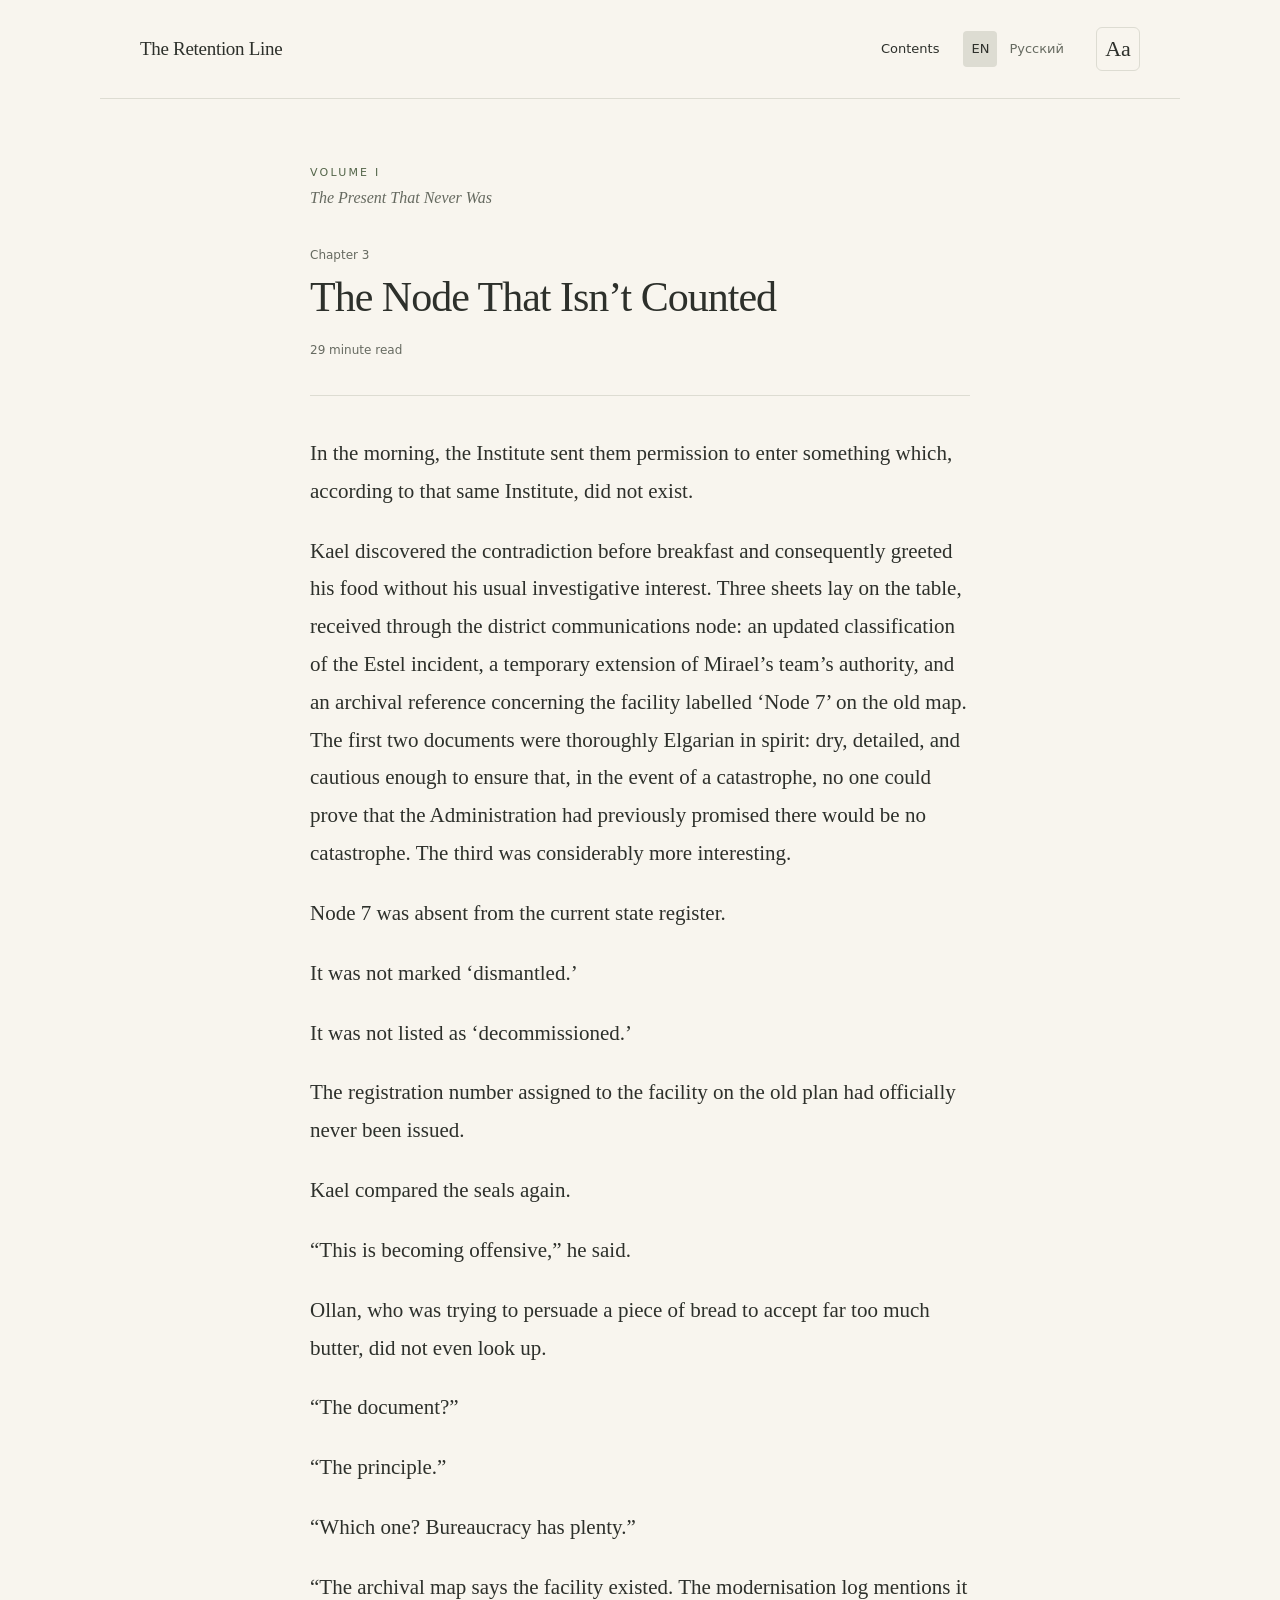
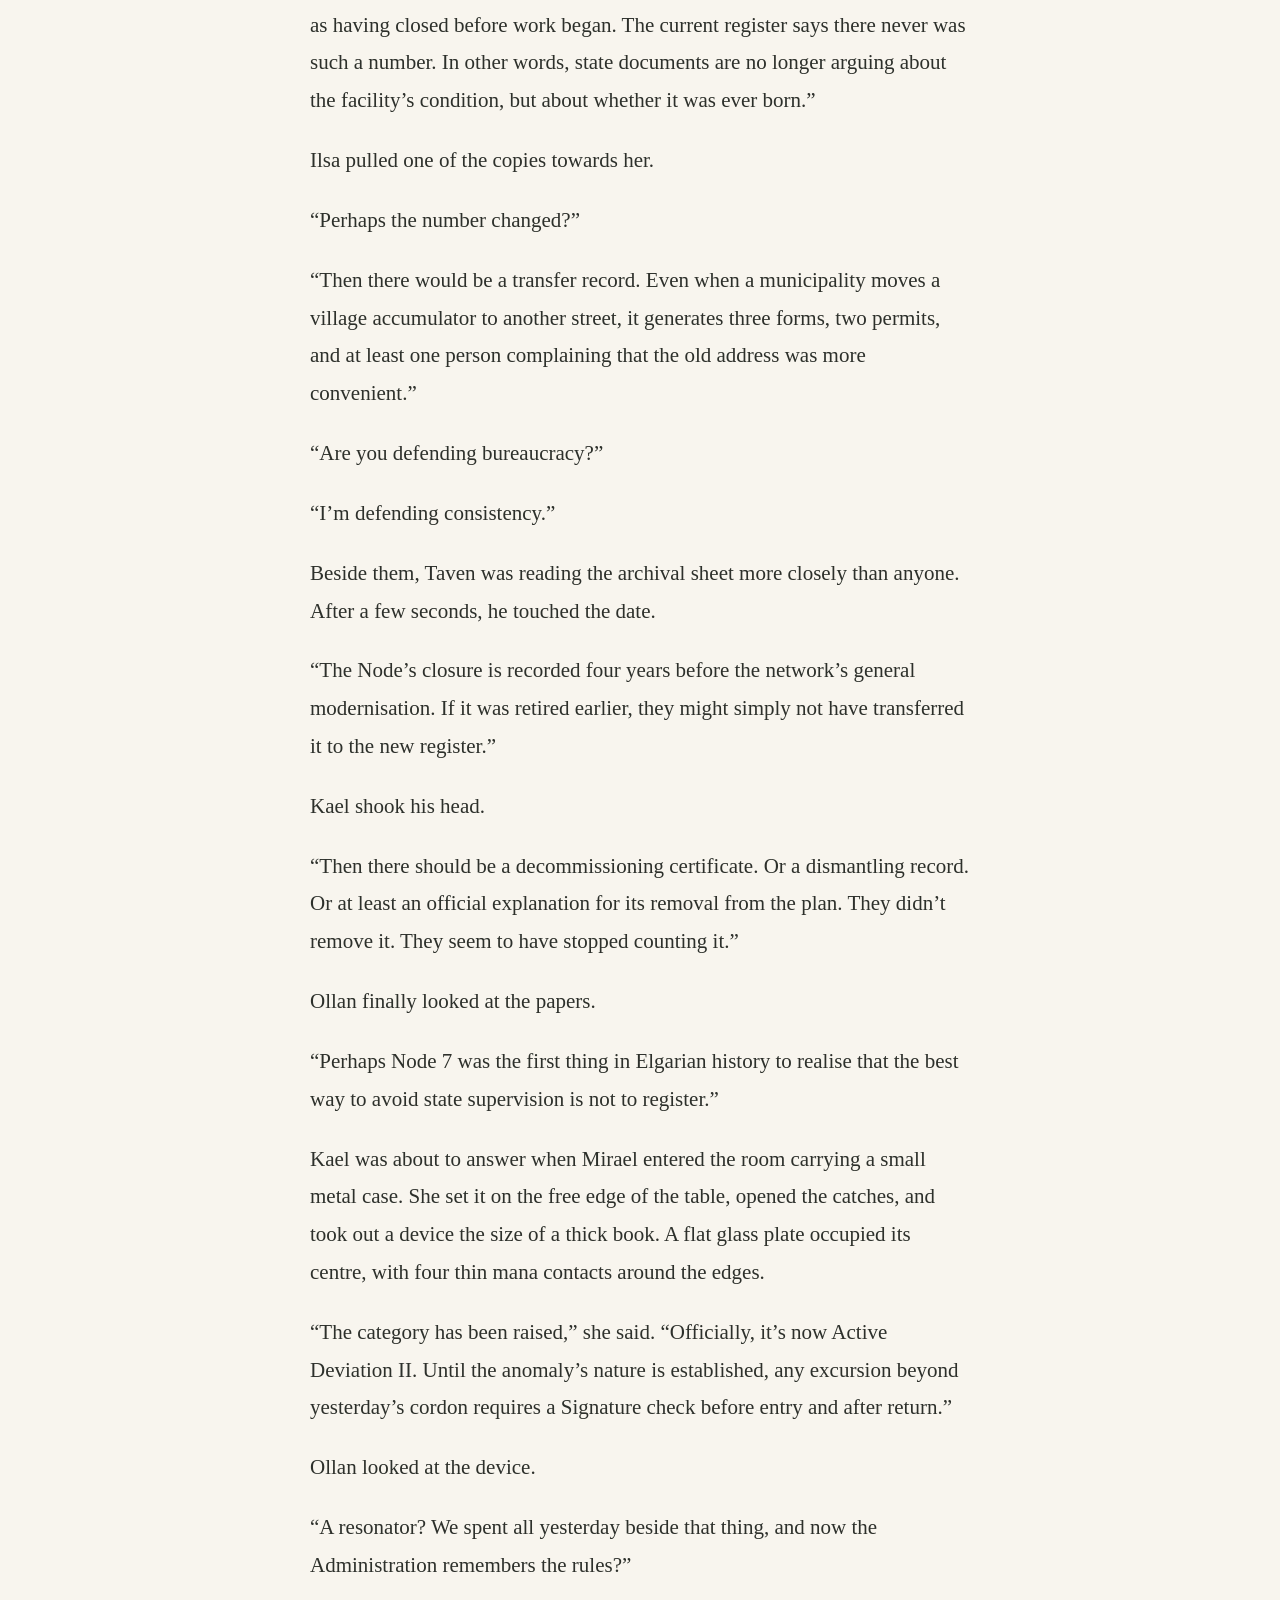
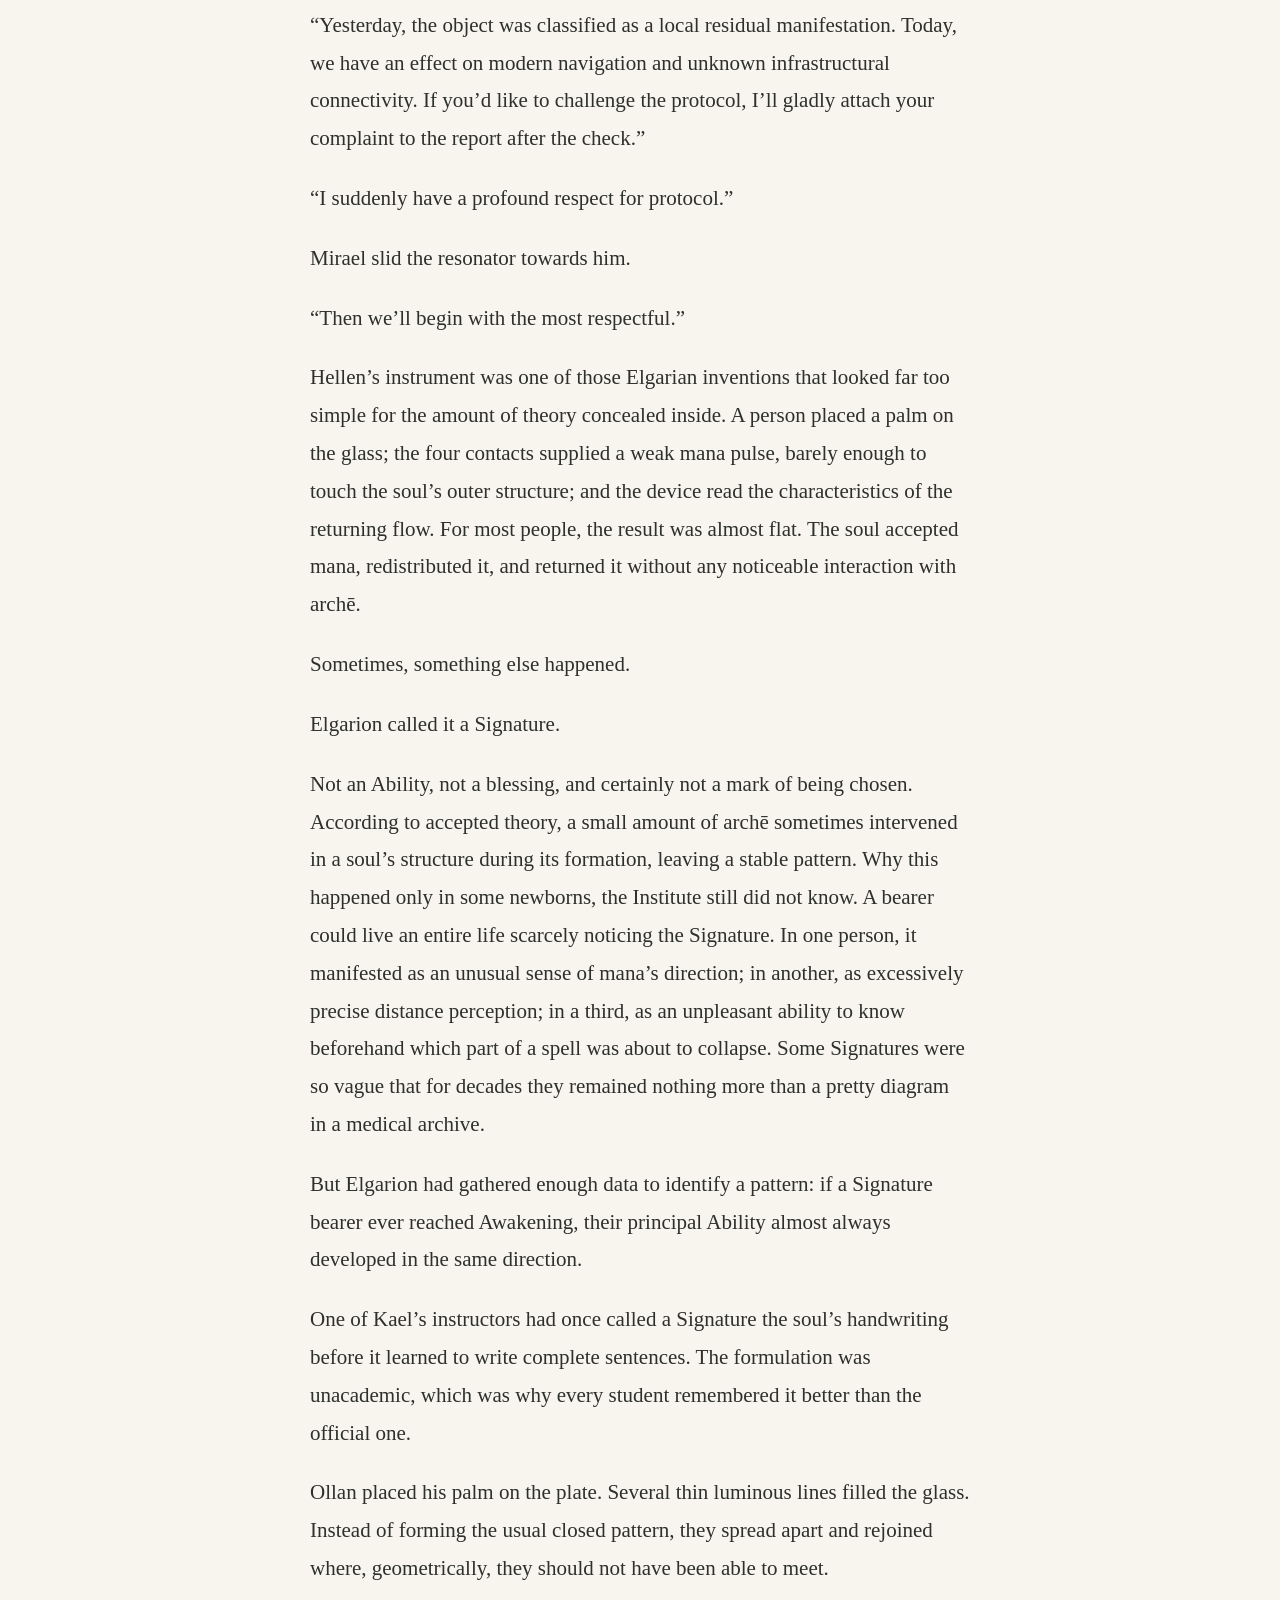
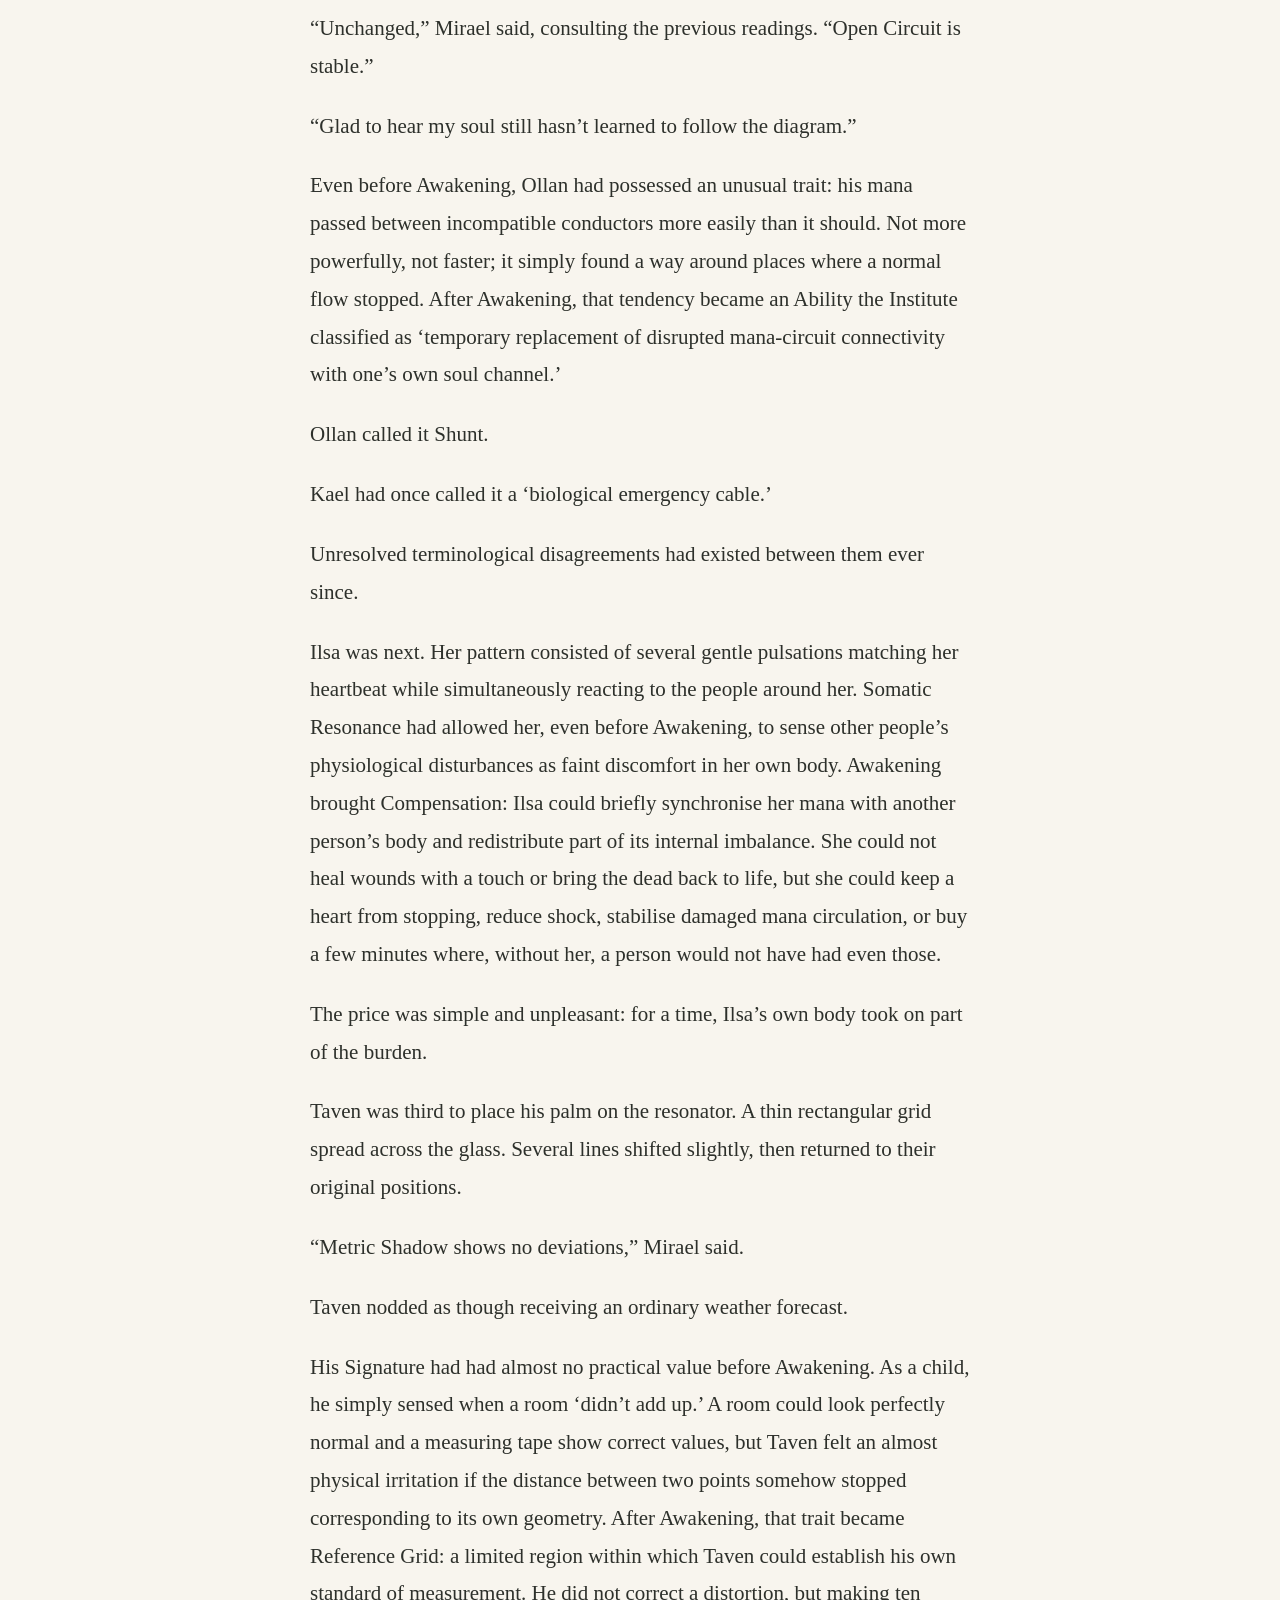
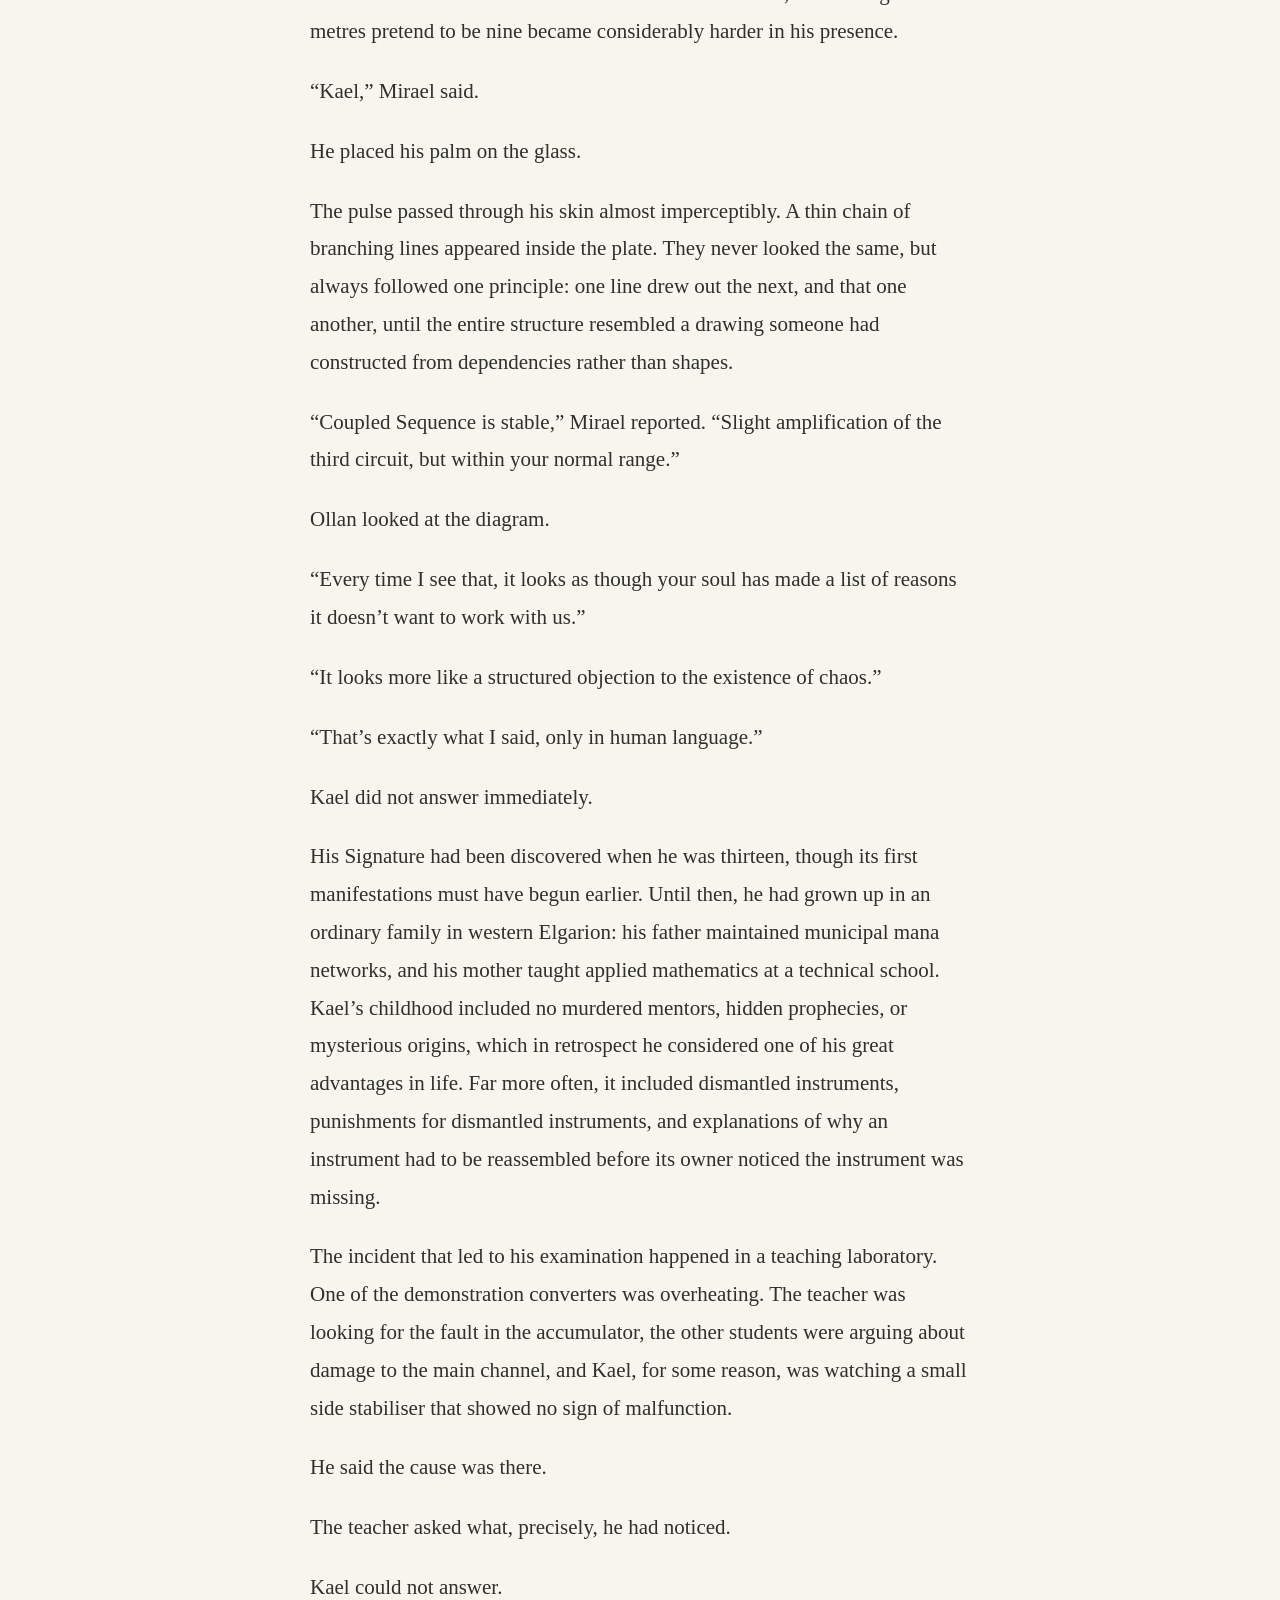
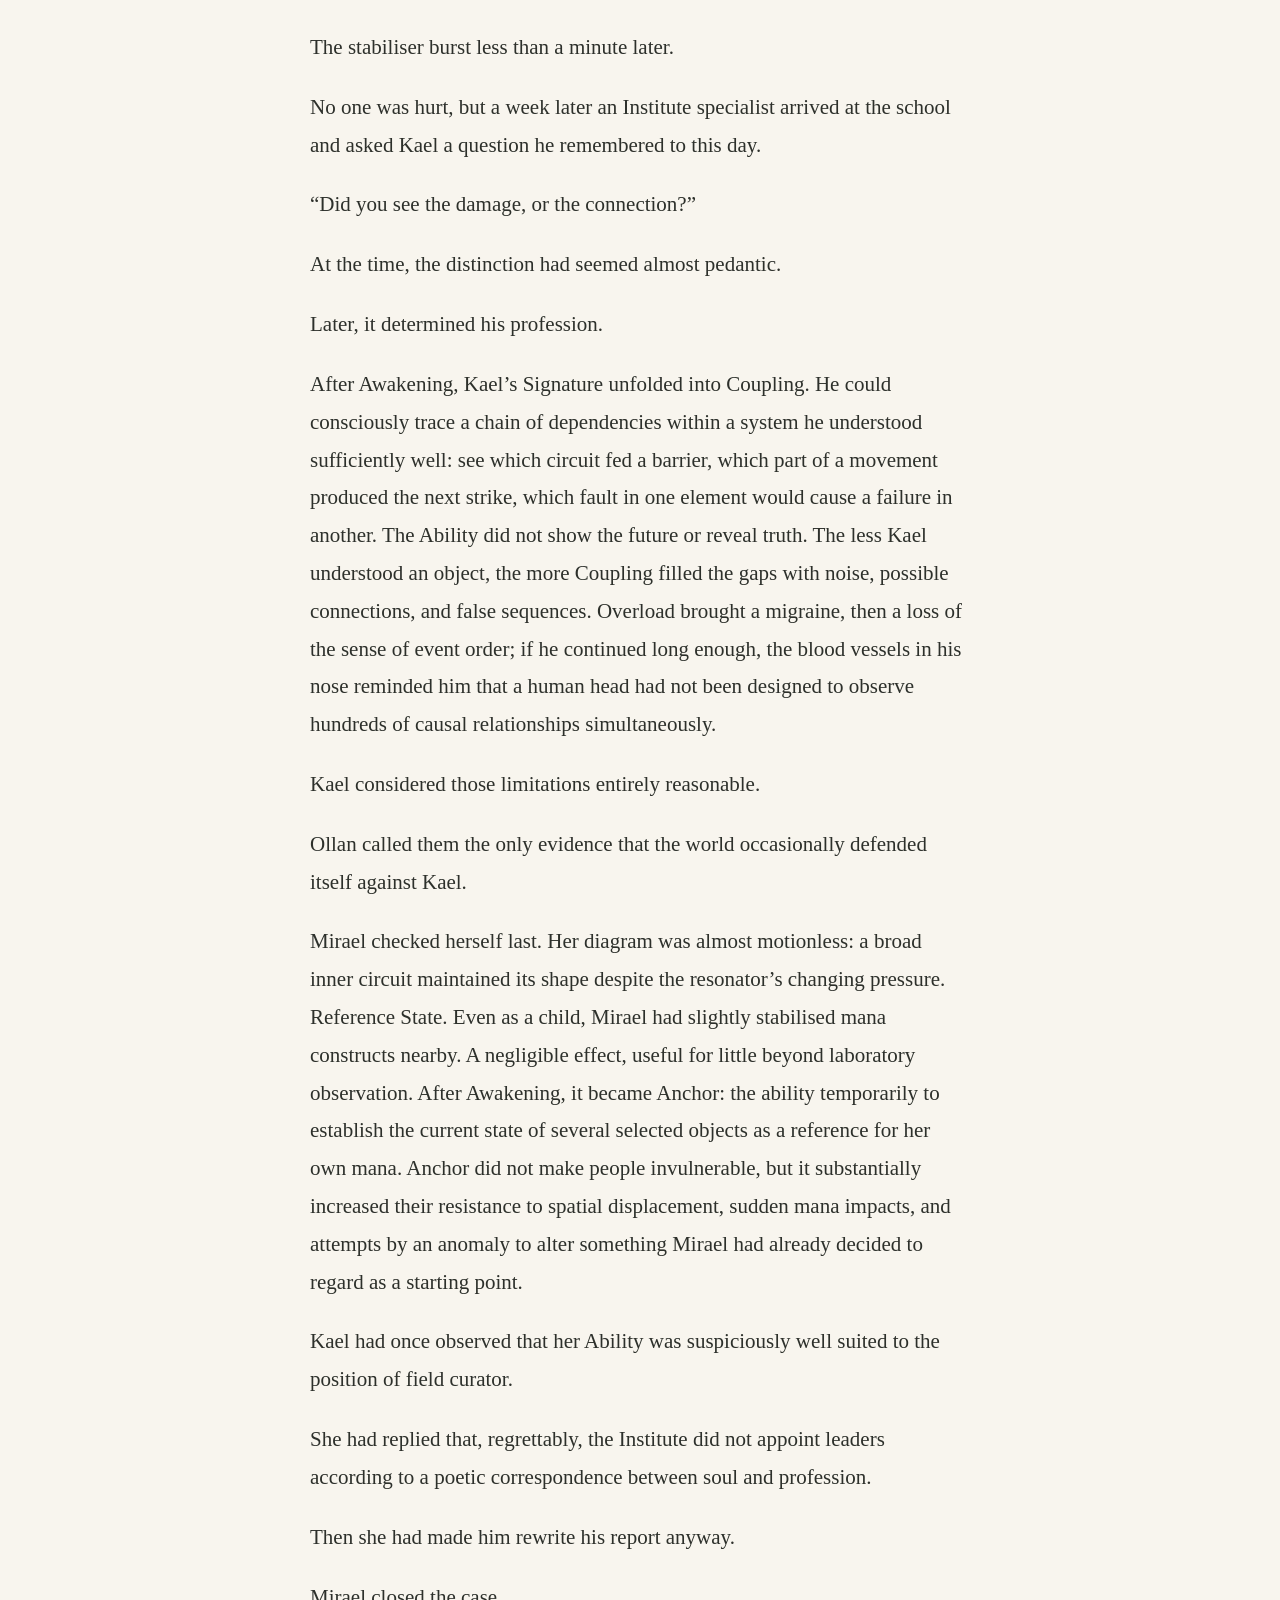
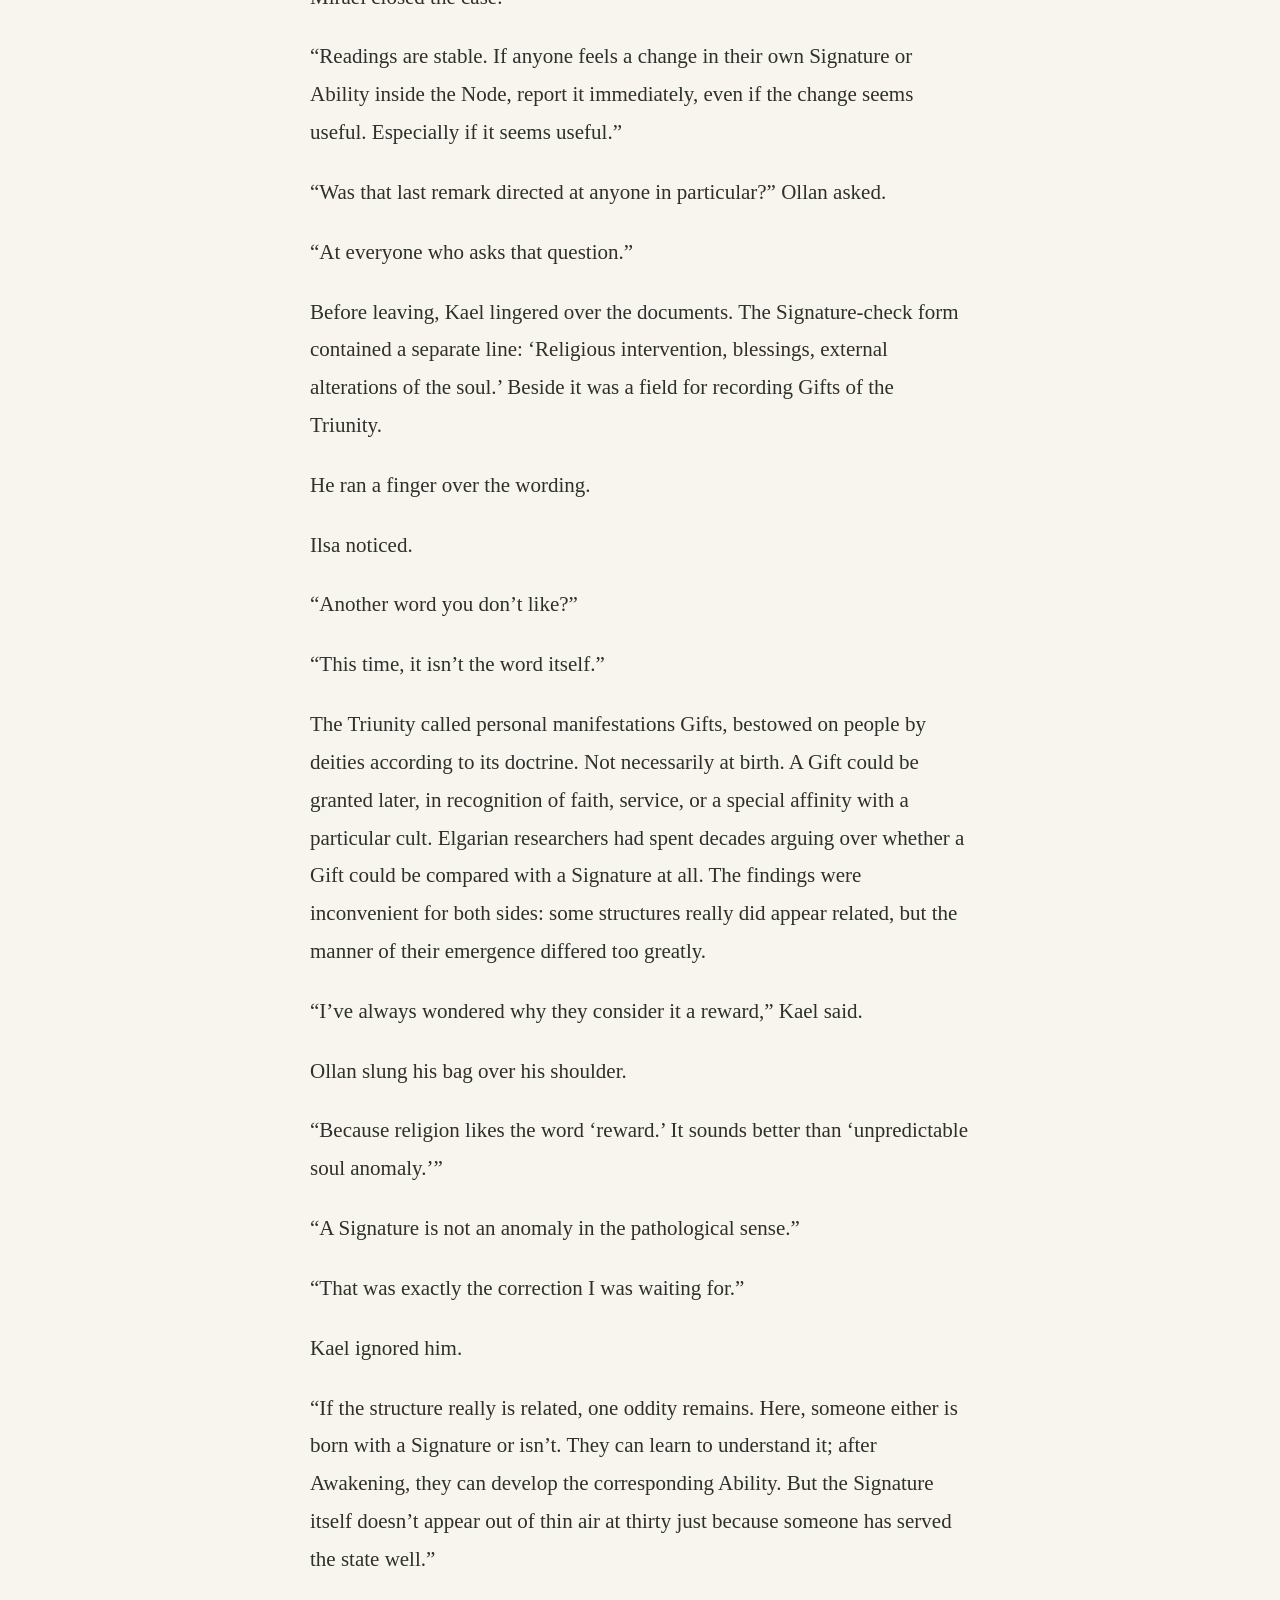
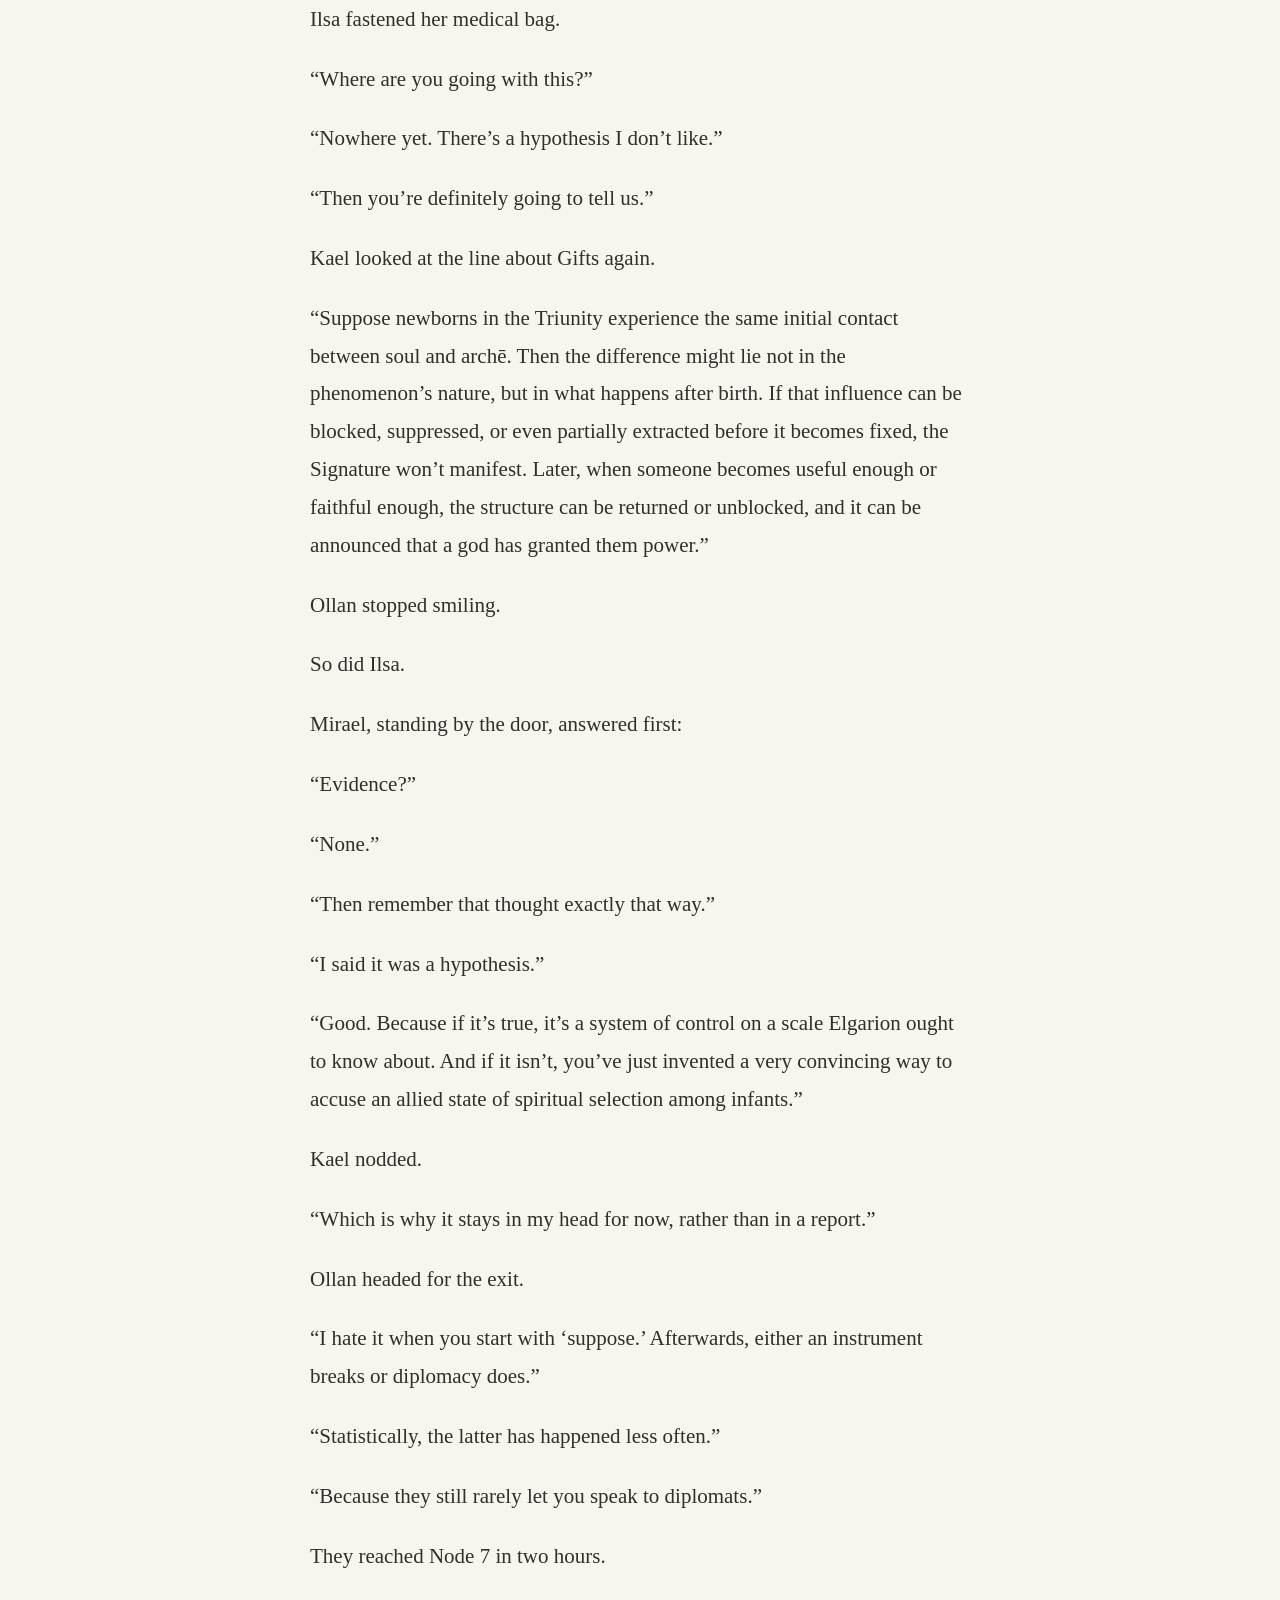
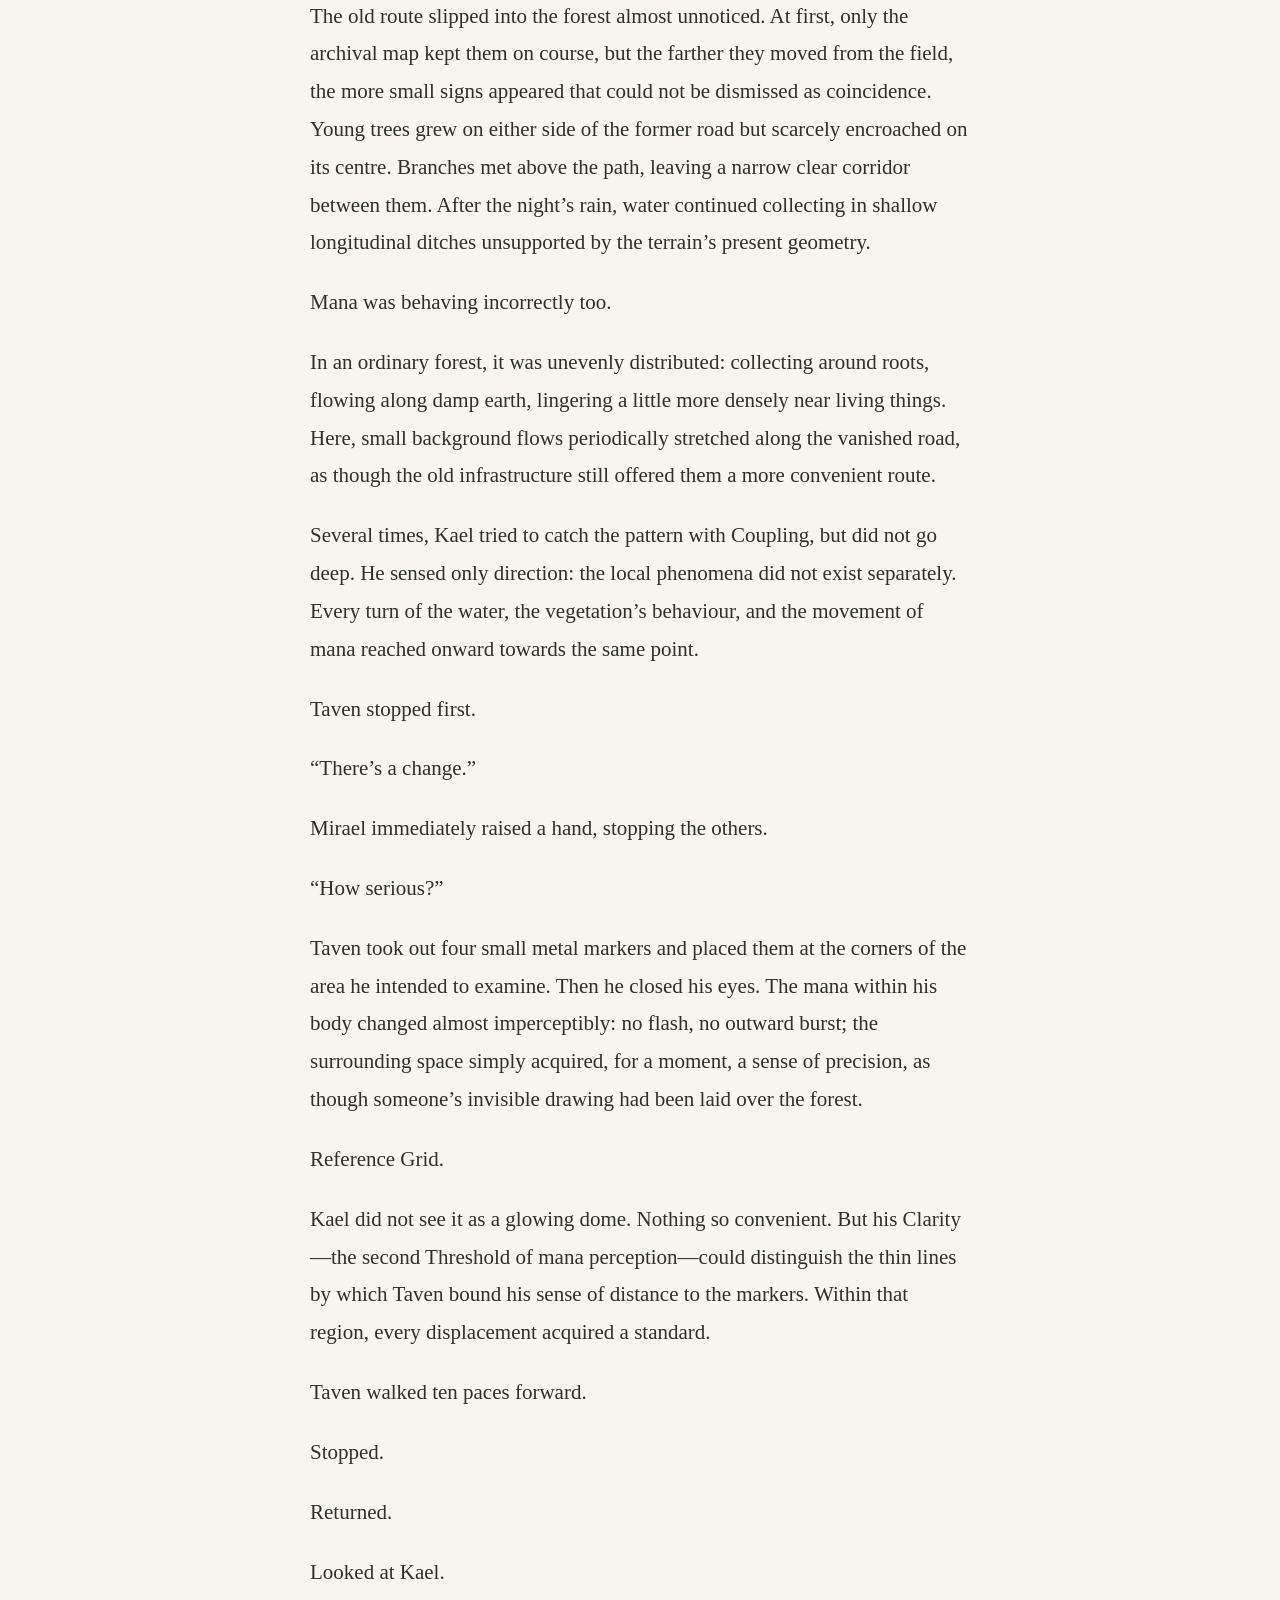
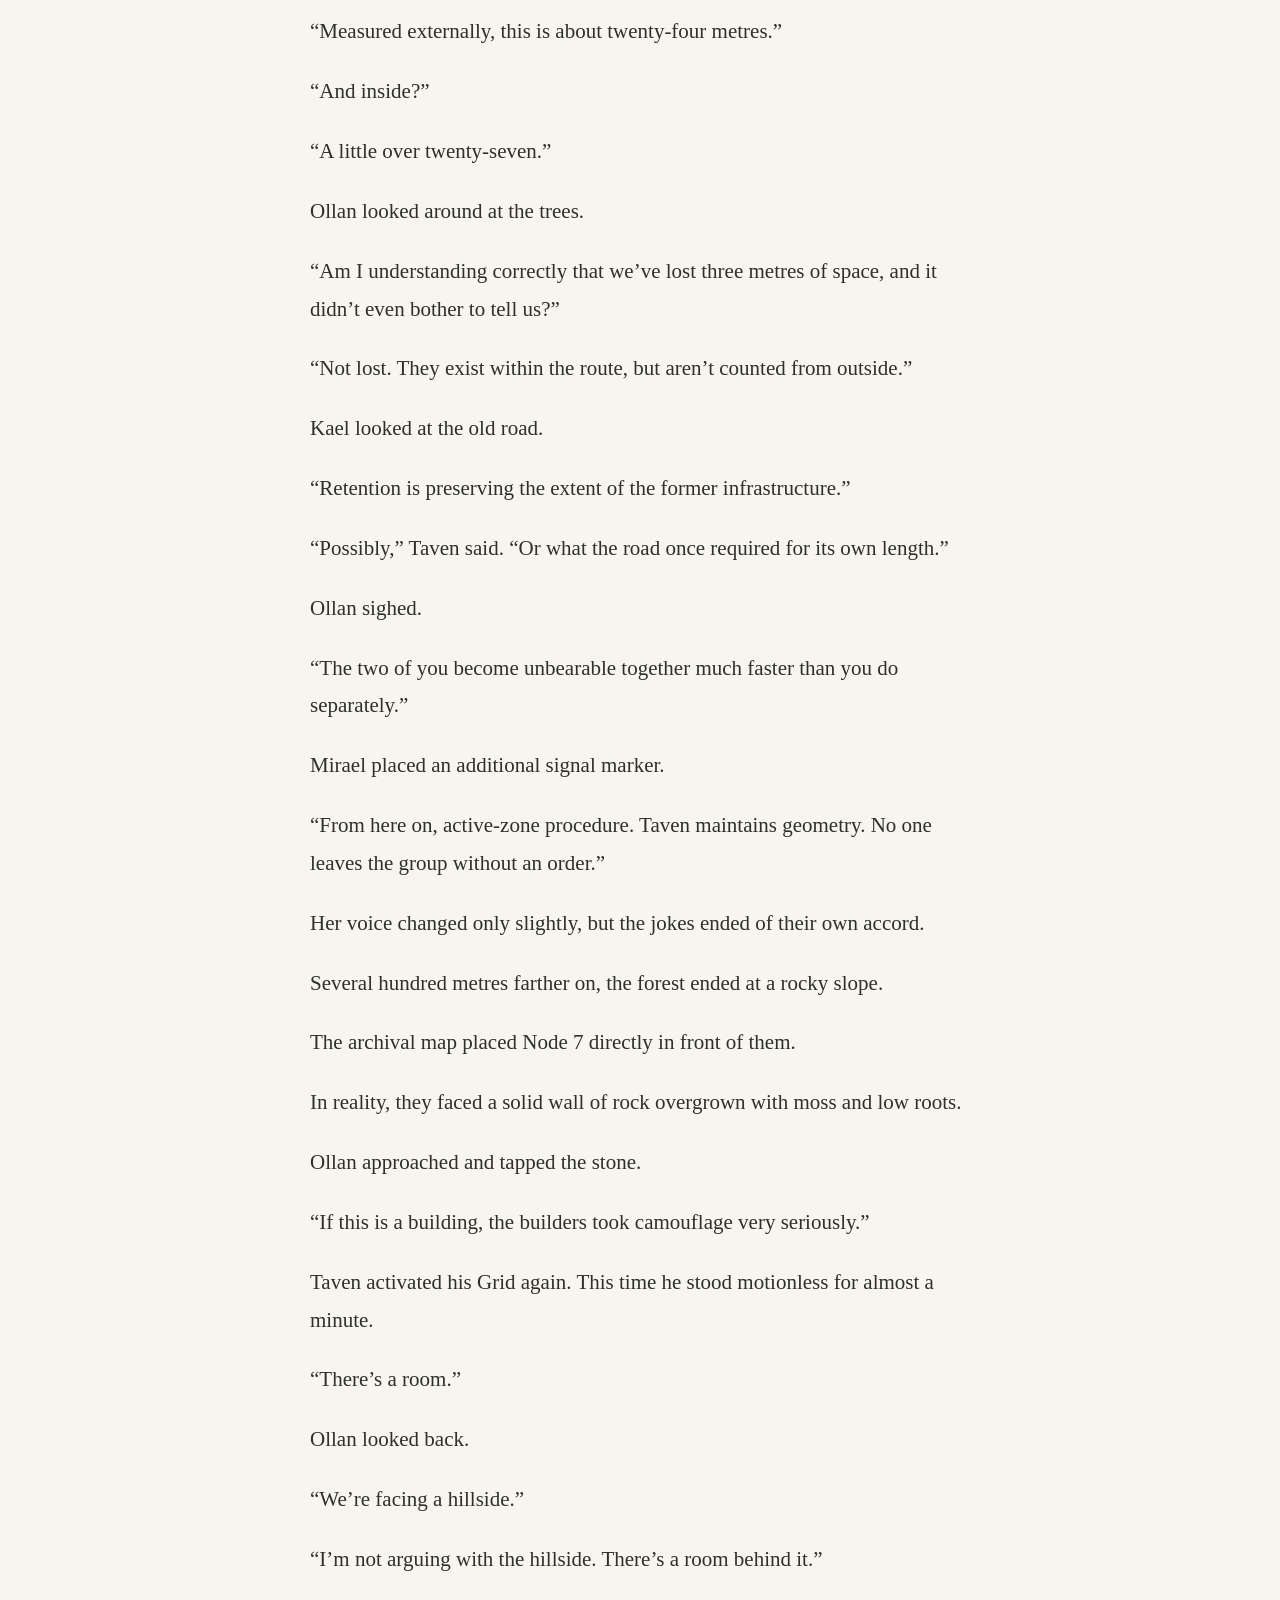
<file: docs/volume-1-chapter-3.html>
<!doctype html>
<html lang="en">
<head>
<meta charset="utf-8">
<meta name="viewport" content="width=device-width, initial-scale=1">
<meta name="color-scheme" content="light dark">
<meta name="description" content="The Retention Line — Volume I: The Present That Never Was. Chapter 3: The Node That Isn’t Counted.">
<title>The Node That Isn’t Counted · The Retention Line</title>
<link rel="alternate" hreflang="en" href="volume-1-chapter-3.html">
<link rel="alternate" hreflang="ru" href="volume-1-chapter-3.ru.html">
<link rel="icon" type="image/svg+xml" href="assets/favicon.svg">
<script src="assets/preferences.js"></script>
<link rel="stylesheet" href="assets/style.css">
<script src="assets/reader.js" defer></script>
</head>
<body>
<a class="skip" href="#main">Skip to reading</a>
<header class="site-header">
<a class="wordmark" href="index.html">The Retention Line</a>
<nav class="tools" aria-label="Reader controls">
<a href="contents.html">Contents</a>
<span class="language-switch" role="group" aria-label="Language"><a href="volume-1-chapter-3.html" lang="en" hreflang="en" aria-current="true">EN</a><a href="volume-1-chapter-3.ru.html" lang="ru" hreflang="ru">Русский</a></span>
<details class="settings">
<summary aria-label="Reading settings">Aa</summary>
<div class="settings-panel">
<p class="settings-title">Reading settings</p>
<label for="theme">Page colour</label>
<select id="theme"><option value="system">System</option><option value="light">Paper</option><option value="dark">Night</option></select>
<label for="size">Text size <output id="size-label" for="size">21 px</output></label>
<input type="range" id="size" min="17" max="28" step="1" value="21">
<label for="width">Text width <output id="width-label" for="width">660 px</output></label>
<input type="range" id="width" min="660" max="1500" step="60" value="660" data-full-label="Full width">
</div>
</details>
</nav>
</header>
<main id="main" class="reading" tabindex="-1">
<header class="chapter-heading">
<p class="eyebrow">Volume I</p>
<p class="volume-title">The Present That Never Was</p>
<p class="chapter-number">Chapter 3</p>
<h1>The Node That Isn’t Counted</h1>
<p class="reading-time">29 minute read</p>
</header>
<article aria-label="Chapter 3: The Node That Isn’t Counted" class="prose">
<p>In the morning, the Institute sent them permission to enter something which, according to that same Institute, did not exist.</p>
<p>Kael discovered the contradiction before breakfast and consequently greeted his food without his usual investigative interest. Three sheets lay on the table, received through the district communications node: an updated classification of the Estel incident, a temporary extension of Mirael’s team’s authority, and an archival reference concerning the facility labelled ‘Node 7’ on the old map. The first two documents were thoroughly Elgarian in spirit: dry, detailed, and cautious enough to ensure that, in the event of a catastrophe, no one could prove that the Administration had previously promised there would be no catastrophe. The third was considerably more interesting.</p>
<p>Node 7 was absent from the current state register.</p>
<p>It was not marked ‘dismantled.’</p>
<p>It was not listed as ‘decommissioned.’</p>
<p>The registration number assigned to the facility on the old plan had officially never been issued.</p>
<p>Kael compared the seals again.</p>
<p>“This is becoming offensive,” he said.</p>
<p>Ollan, who was trying to persuade a piece of bread to accept far too much butter, did not even look up.</p>
<p>“The document?”</p>
<p>“The principle.”</p>
<p>“Which one? Bureaucracy has plenty.”</p>
<p>“The archival map says the facility existed. The modernisation log mentions it as having closed before work began. The current register says there never was such a number. In other words, state documents are no longer arguing about the facility’s condition, but about whether it was ever born.”</p>
<p>Ilsa pulled one of the copies towards her.</p>
<p>“Perhaps the number changed?”</p>
<p>“Then there would be a transfer record. Even when a municipality moves a village accumulator to another street, it generates three forms, two permits, and at least one person complaining that the old address was more convenient.”</p>
<p>“Are you defending bureaucracy?”</p>
<p>“I’m defending consistency.”</p>
<p>Beside them, Taven was reading the archival sheet more closely than anyone. After a few seconds, he touched the date.</p>
<p>“The Node’s closure is recorded four years before the network’s general modernisation. If it was retired earlier, they might simply not have transferred it to the new register.”</p>
<p>Kael shook his head.</p>
<p>“Then there should be a decommissioning certificate. Or a dismantling record. Or at least an official explanation for its removal from the plan. They didn’t remove it. They seem to have stopped counting it.”</p>
<p>Ollan finally looked at the papers.</p>
<p>“Perhaps Node 7 was the first thing in Elgarian history to realise that the best way to avoid state supervision is not to register.”</p>
<p>Kael was about to answer when Mirael entered the room carrying a small metal case. She set it on the free edge of the table, opened the catches, and took out a device the size of a thick book. A flat glass plate occupied its centre, with four thin mana contacts around the edges.</p>
<p>“The category has been raised,” she said. “Officially, it’s now Active Deviation II. Until the anomaly’s nature is established, any excursion beyond yesterday’s cordon requires a Signature check before entry and after return.”</p>
<p>Ollan looked at the device.</p>
<p>“A resonator? We spent all yesterday beside that thing, and now the Administration remembers the rules?”</p>
<p>“Yesterday, the object was classified as a local residual manifestation. Today, we have an effect on modern navigation and unknown infrastructural connectivity. If you’d like to challenge the protocol, I’ll gladly attach your complaint to the report after the check.”</p>
<p>“I suddenly have a profound respect for protocol.”</p>
<p>Mirael slid the resonator towards him.</p>
<p>“Then we’ll begin with the most respectful.”</p>
<p>Hellen’s instrument was one of those Elgarian inventions that looked far too simple for the amount of theory concealed inside. A person placed a palm on the glass; the four contacts supplied a weak mana pulse, barely enough to touch the soul’s outer structure; and the device read the characteristics of the returning flow. For most people, the result was almost flat. The soul accepted mana, redistributed it, and returned it without any noticeable interaction with archē.</p>
<p>Sometimes, something else happened.</p>
<p>Elgarion called it a Signature.</p>
<p>Not an Ability, not a blessing, and certainly not a mark of being chosen. According to accepted theory, a small amount of archē sometimes intervened in a soul’s structure during its formation, leaving a stable pattern. Why this happened only in some newborns, the Institute still did not know. A bearer could live an entire life scarcely noticing the Signature. In one person, it manifested as an unusual sense of mana’s direction; in another, as excessively precise distance perception; in a third, as an unpleasant ability to know beforehand which part of a spell was about to collapse. Some Signatures were so vague that for decades they remained nothing more than a pretty diagram in a medical archive.</p>
<p>But Elgarion had gathered enough data to identify a pattern: if a Signature bearer ever reached Awakening, their principal Ability almost always developed in the same direction.</p>
<p>One of Kael’s instructors had once called a Signature the soul’s handwriting before it learned to write complete sentences. The formulation was unacademic, which was why every student remembered it better than the official one.</p>
<p>Ollan placed his palm on the plate. Several thin luminous lines filled the glass. Instead of forming the usual closed pattern, they spread apart and rejoined where, geometrically, they should not have been able to meet.</p>
<p>“Unchanged,” Mirael said, consulting the previous readings. “Open Circuit is stable.”</p>
<p>“Glad to hear my soul still hasn’t learned to follow the diagram.”</p>
<p>Even before Awakening, Ollan had possessed an unusual trait: his mana passed between incompatible conductors more easily than it should. Not more powerfully, not faster; it simply found a way around places where a normal flow stopped. After Awakening, that tendency became an Ability the Institute classified as ‘temporary replacement of disrupted mana-circuit connectivity with one’s own soul channel.’</p>
<p>Ollan called it Shunt.</p>
<p>Kael had once called it a ‘biological emergency cable.’</p>
<p>Unresolved terminological disagreements had existed between them ever since.</p>
<p>Ilsa was next. Her pattern consisted of several gentle pulsations matching her heartbeat while simultaneously reacting to the people around her. Somatic Resonance had allowed her, even before Awakening, to sense other people’s physiological disturbances as faint discomfort in her own body. Awakening brought Compensation: Ilsa could briefly synchronise her mana with another person’s body and redistribute part of its internal imbalance. She could not heal wounds with a touch or bring the dead back to life, but she could keep a heart from stopping, reduce shock, stabilise damaged mana circulation, or buy a few minutes where, without her, a person would not have had even those.</p>
<p>The price was simple and unpleasant: for a time, Ilsa’s own body took on part of the burden.</p>
<p>Taven was third to place his palm on the resonator. A thin rectangular grid spread across the glass. Several lines shifted slightly, then returned to their original positions.</p>
<p>“Metric Shadow shows no deviations,” Mirael said.</p>
<p>Taven nodded as though receiving an ordinary weather forecast.</p>
<p>His Signature had had almost no practical value before Awakening. As a child, he simply sensed when a room ‘didn’t add up.’ A room could look perfectly normal and a measuring tape show correct values, but Taven felt an almost physical irritation if the distance between two points somehow stopped corresponding to its own geometry. After Awakening, that trait became Reference Grid: a limited region within which Taven could establish his own standard of measurement. He did not correct a distortion, but making ten metres pretend to be nine became considerably harder in his presence.</p>
<p>“Kael,” Mirael said.</p>
<p>He placed his palm on the glass.</p>
<p>The pulse passed through his skin almost imperceptibly. A thin chain of branching lines appeared inside the plate. They never looked the same, but always followed one principle: one line drew out the next, and that one another, until the entire structure resembled a drawing someone had constructed from dependencies rather than shapes.</p>
<p>“Coupled Sequence is stable,” Mirael reported. “Slight amplification of the third circuit, but within your normal range.”</p>
<p>Ollan looked at the diagram.</p>
<p>“Every time I see that, it looks as though your soul has made a list of reasons it doesn’t want to work with us.”</p>
<p>“It looks more like a structured objection to the existence of chaos.”</p>
<p>“That’s exactly what I said, only in human language.”</p>
<p>Kael did not answer immediately.</p>
<p>His Signature had been discovered when he was thirteen, though its first manifestations must have begun earlier. Until then, he had grown up in an ordinary family in western Elgarion: his father maintained municipal mana networks, and his mother taught applied mathematics at a technical school. Kael’s childhood included no murdered mentors, hidden prophecies, or mysterious origins, which in retrospect he considered one of his great advantages in life. Far more often, it included dismantled instruments, punishments for dismantled instruments, and explanations of why an instrument had to be reassembled before its owner noticed the instrument was missing.</p>
<p>The incident that led to his examination happened in a teaching laboratory. One of the demonstration converters was overheating. The teacher was looking for the fault in the accumulator, the other students were arguing about damage to the main channel, and Kael, for some reason, was watching a small side stabiliser that showed no sign of malfunction.</p>
<p>He said the cause was there.</p>
<p>The teacher asked what, precisely, he had noticed.</p>
<p>Kael could not answer.</p>
<p>The stabiliser burst less than a minute later.</p>
<p>No one was hurt, but a week later an Institute specialist arrived at the school and asked Kael a question he remembered to this day.</p>
<p>“Did you see the damage, or the connection?”</p>
<p>At the time, the distinction had seemed almost pedantic.</p>
<p>Later, it determined his profession.</p>
<p>After Awakening, Kael’s Signature unfolded into Coupling. He could consciously trace a chain of dependencies within a system he understood sufficiently well: see which circuit fed a barrier, which part of a movement produced the next strike, which fault in one element would cause a failure in another. The Ability did not show the future or reveal truth. The less Kael understood an object, the more Coupling filled the gaps with noise, possible connections, and false sequences. Overload brought a migraine, then a loss of the sense of event order; if he continued long enough, the blood vessels in his nose reminded him that a human head had not been designed to observe hundreds of causal relationships simultaneously.</p>
<p>Kael considered those limitations entirely reasonable.</p>
<p>Ollan called them the only evidence that the world occasionally defended itself against Kael.</p>
<p>Mirael checked herself last. Her diagram was almost motionless: a broad inner circuit maintained its shape despite the resonator’s changing pressure. Reference State. Even as a child, Mirael had slightly stabilised mana constructs nearby. A negligible effect, useful for little beyond laboratory observation. After Awakening, it became Anchor: the ability temporarily to establish the current state of several selected objects as a reference for her own mana. Anchor did not make people invulnerable, but it substantially increased their resistance to spatial displacement, sudden mana impacts, and attempts by an anomaly to alter something Mirael had already decided to regard as a starting point.</p>
<p>Kael had once observed that her Ability was suspiciously well suited to the position of field curator.</p>
<p>She had replied that, regrettably, the Institute did not appoint leaders according to a poetic correspondence between soul and profession.</p>
<p>Then she had made him rewrite his report anyway.</p>
<p>Mirael closed the case.</p>
<p>“Readings are stable. If anyone feels a change in their own Signature or Ability inside the Node, report it immediately, even if the change seems useful. Especially if it seems useful.”</p>
<p>“Was that last remark directed at anyone in particular?” Ollan asked.</p>
<p>“At everyone who asks that question.”</p>
<p>Before leaving, Kael lingered over the documents. The Signature-check form contained a separate line: ‘Religious intervention, blessings, external alterations of the soul.’ Beside it was a field for recording Gifts of the Triunity.</p>
<p>He ran a finger over the wording.</p>
<p>Ilsa noticed.</p>
<p>“Another word you don’t like?”</p>
<p>“This time, it isn’t the word itself.”</p>
<p>The Triunity called personal manifestations Gifts, bestowed on people by deities according to its doctrine. Not necessarily at birth. A Gift could be granted later, in recognition of faith, service, or a special affinity with a particular cult. Elgarian researchers had spent decades arguing over whether a Gift could be compared with a Signature at all. The findings were inconvenient for both sides: some structures really did appear related, but the manner of their emergence differed too greatly.</p>
<p>“I’ve always wondered why they consider it a reward,” Kael said.</p>
<p>Ollan slung his bag over his shoulder.</p>
<p>“Because religion likes the word ‘reward.’ It sounds better than ‘unpredictable soul anomaly.’”</p>
<p>“A Signature is not an anomaly in the pathological sense.”</p>
<p>“That was exactly the correction I was waiting for.”</p>
<p>Kael ignored him.</p>
<p>“If the structure really is related, one oddity remains. Here, someone either is born with a Signature or isn’t. They can learn to understand it; after Awakening, they can develop the corresponding Ability. But the Signature itself doesn’t appear out of thin air at thirty just because someone has served the state well.”</p>
<p>Ilsa fastened her medical bag.</p>
<p>“Where are you going with this?”</p>
<p>“Nowhere yet. There’s a hypothesis I don’t like.”</p>
<p>“Then you’re definitely going to tell us.”</p>
<p>Kael looked at the line about Gifts again.</p>
<p>“Suppose newborns in the Triunity experience the same initial contact between soul and archē. Then the difference might lie not in the phenomenon’s nature, but in what happens after birth. If that influence can be blocked, suppressed, or even partially extracted before it becomes fixed, the Signature won’t manifest. Later, when someone becomes useful enough or faithful enough, the structure can be returned or unblocked, and it can be announced that a god has granted them power.”</p>
<p>Ollan stopped smiling.</p>
<p>So did Ilsa.</p>
<p>Mirael, standing by the door, answered first:</p>
<p>“Evidence?”</p>
<p>“None.”</p>
<p>“Then remember that thought exactly that way.”</p>
<p>“I said it was a hypothesis.”</p>
<p>“Good. Because if it’s true, it’s a system of control on a scale Elgarion ought to know about. And if it isn’t, you’ve just invented a very convincing way to accuse an allied state of spiritual selection among infants.”</p>
<p>Kael nodded.</p>
<p>“Which is why it stays in my head for now, rather than in a report.”</p>
<p>Ollan headed for the exit.</p>
<p>“I hate it when you start with ‘suppose.’ Afterwards, either an instrument breaks or diplomacy does.”</p>
<p>“Statistically, the latter has happened less often.”</p>
<p>“Because they still rarely let you speak to diplomats.”</p>
<p>They reached Node 7 in two hours.</p>
<p>The old route slipped into the forest almost unnoticed. At first, only the archival map kept them on course, but the farther they moved from the field, the more small signs appeared that could not be dismissed as coincidence. Young trees grew on either side of the former road but scarcely encroached on its centre. Branches met above the path, leaving a narrow clear corridor between them. After the night’s rain, water continued collecting in shallow longitudinal ditches unsupported by the terrain’s present geometry.</p>
<p>Mana was behaving incorrectly too.</p>
<p>In an ordinary forest, it was unevenly distributed: collecting around roots, flowing along damp earth, lingering a little more densely near living things. Here, small background flows periodically stretched along the vanished road, as though the old infrastructure still offered them a more convenient route.</p>
<p>Several times, Kael tried to catch the pattern with Coupling, but did not go deep. He sensed only direction: the local phenomena did not exist separately. Every turn of the water, the vegetation’s behaviour, and the movement of mana reached onward towards the same point.</p>
<p>Taven stopped first.</p>
<p>“There’s a change.”</p>
<p>Mirael immediately raised a hand, stopping the others.</p>
<p>“How serious?”</p>
<p>Taven took out four small metal markers and placed them at the corners of the area he intended to examine. Then he closed his eyes. The mana within his body changed almost imperceptibly: no flash, no outward burst; the surrounding space simply acquired, for a moment, a sense of precision, as though someone’s invisible drawing had been laid over the forest.</p>
<p>Reference Grid.</p>
<p>Kael did not see it as a glowing dome. Nothing so convenient. But his Clarity—the second Threshold of mana perception—could distinguish the thin lines by which Taven bound his sense of distance to the markers. Within that region, every displacement acquired a standard.</p>
<p>Taven walked ten paces forward.</p>
<p>Stopped.</p>
<p>Returned.</p>
<p>Looked at Kael.</p>
<p>“Measured externally, this is about twenty-four metres.”</p>
<p>“And inside?”</p>
<p>“A little over twenty-seven.”</p>
<p>Ollan looked around at the trees.</p>
<p>“Am I understanding correctly that we’ve lost three metres of space, and it didn’t even bother to tell us?”</p>
<p>“Not lost. They exist within the route, but aren’t counted from outside.”</p>
<p>Kael looked at the old road.</p>
<p>“Retention is preserving the extent of the former infrastructure.”</p>
<p>“Possibly,” Taven said. “Or what the road once required for its own length.”</p>
<p>Ollan sighed.</p>
<p>“The two of you become unbearable together much faster than you do separately.”</p>
<p>Mirael placed an additional signal marker.</p>
<p>“From here on, active-zone procedure. Taven maintains geometry. No one leaves the group without an order.”</p>
<p>Her voice changed only slightly, but the jokes ended of their own accord.</p>
<p>Several hundred metres farther on, the forest ended at a rocky slope.</p>
<p>The archival map placed Node 7 directly in front of them.</p>
<p>In reality, they faced a solid wall of rock overgrown with moss and low roots.</p>
<p>Ollan approached and tapped the stone.</p>
<p>“If this is a building, the builders took camouflage very seriously.”</p>
<p>Taven activated his Grid again. This time he stood motionless for almost a minute.</p>
<p>“There’s a room.”</p>
<p>Ollan looked back.</p>
<p>“We’re facing a hillside.”</p>
<p>“I’m not arguing with the hillside. There’s a room behind it.”</p>
<p>“Entrance?”</p>
<p>“Here, on the archival map.”</p>
<p>Kael approached the wall and laid his palm on the cold stone. Mana revealed nothing. Ordinary rock. The archē needle remained almost clear too, except for one section where a thin pale crack appeared on its surface.</p>
<p>He decided to use Coupling.</p>
<p>The world did not visibly change. Coupling rarely looked impressive. Kael simply chose one question: what was the old road connected to here?</p>
<p>First came the familiar sense of structure.</p>
<p>Road.</p>
<p>Old guides.</p>
<p>Distribution flow.</p>
<p>Wall.</p>
<p>Then the connection went deeper.</p>
<p>Kael expected to see the Node as one element of the network.</p>
<p>He got the reverse.</p>
<p>The station depended on it.</p>
<p>The tower depended on it.</p>
<p>The distribution branches spread out through it.</p>
<p>Even the old road automation was, in some sense, tied to this place.</p>
<p>Kael abruptly stopped the Ability.</p>
<p>“What?” Mirael asked.</p>
<p>He spent several seconds gathering the sequence back into words.</p>
<p>“We misunderstood the architecture. The Node wasn’t another facility on the line. At least, not only that. Most of the old network referred to it as a reference element.”</p>
<p>Ollan looked at the rock.</p>
<p>“Reference in what sense?”</p>
<p>“I don’t know yet. But if you removed it from the plan, some connections would have had to change. Perhaps that’s why they modernised the entire network.”</p>
<p>Mirael noticed him brush his fingers beneath his nose.</p>
<p>“Overload?”</p>
<p>“Mild.”</p>
<p>“Then no second attempt unless necessary.”</p>
<p>Kael wanted to say he had reached the same decision himself, but her wording plainly left no room for discussion.</p>
<p>Meanwhile, Taven moved a few paces to one side.</p>
<p>“The room’s boundary is here.”</p>
<p>He touched the stone.</p>
<p>“And there should be a door here.”</p>
<p>Ollan laid out his tools. Beneath the upper layer of rock, they did indeed find an old metal strip. Not the door itself, but apparently part of a locking circuit that had somehow remained embedded in the present wall.</p>
<p>“The circuit’s dead,” he said after testing it. “Deliberately broken, too. Two key lines have been drawn apart.”</p>
<p>“Can you close it?”</p>
<p>Ollan looked at Mirael.</p>
<p>“In a normal facility, yes. Here, I’d really like to hear that everyone understands how bad an idea it is to use Shunt on a system that tried to teach a cart to drive along dead roads yesterday.”</p>
<p>“We understand,” she replied. “Which is why you begin only after Kael determines the sequence, Taven fixes the geometry, and I establish Anchor. At the first deviation, withdraw.”</p>
<p>“Now it sounds like a professional bad idea.”</p>
<p>Mirael selected the four of them and herself as Anchor’s targets. Kael felt her mana almost immediately: it did not surround his body with a protective layer, but seemed to mark his current position and condition with a heavy line. Here. Now. Like this. A simple assertion that Mirael’s soul was prepared to defend against any outside influence.</p>
<p>Taven extended his Grid over the entrance.</p>
<p>Kael traced the surviving dependencies of the locking circuit. Coupling worked much more easily here: the system was old, but comprehensible. Three consecutive pulses. Outer line. Return through the stabiliser. Then disconnection.</p>
<p>“The break is on the second branch,” he said. “Ollan, close it only after the first pulse. Not before. If you establish the connection immediately, the circuit will decide the door is already open, and we don’t know what it currently considers the door.”</p>
<p>“I love clarifications that make instructions worse.”</p>
<p>Ollan touched the two broken points with his palms.</p>
<p>His mana stretched between them.</p>
<p>Shunt looked simple: a thin bluish line passed through his arms and chest and emerged again, turning Ollan himself into the missing section of the circuit. For a second, his body became part of someone else’s mechanism.</p>
<p>Kael supplied the first pulse.</p>
<p>“Now.”</p>
<p>Ollan closed the connection.</p>
<p>The circuit twitched.</p>
<p>A dull metallic sound came from inside the rock.</p>
<p>A straight vertical crack ran down the stone.</p>
<p>Not a physical one.</p>
<p>First a line appeared, then the moss on either side seemed to remember that it had never grown in the middle, and the surface began losing its continuity. Within seconds, an old metal door stood before them, mottled with corrosion.</p>
<p>It had not opened.</p>
<p>It had ceased to be absent.</p>
<p>Ollan removed his hands.</p>
<p>“I’d prefer it if mechanisms stopped doing things like that so casually.”</p>
<p>Kael examined the door.</p>
<p>“Casualness is not a property of a mechanism.”</p>
<p>“Sometimes I forget why I talk to you.”</p>
<p>Inside the Node, it was dry.</p>
<p>That was the first wrong thing.</p>
<p>The second was the absence of the expected decay.</p>
<p>The room was clearly many years old. Dust covered the walls, metal had darkened, wooden parts had dried and split. But the equipment had survived considerably better than it should. No collapsed panels, deep corrosion, or signs of water intrusion.</p>
<p>Taven immediately checked the dimensions.</p>
<p>“Space adds up inside. For now.”</p>
<p>“‘For now’ is becoming far too popular today,” Ilsa remarked.</p>
<p>Ollan examined the nearest cabinet.</p>
<p>“Most circuits have no power. Some were manually broken. Not accident damage: deliberately broken. Someone removed the conductors one by one.”</p>
<p>Kael ran a finger across a panel. Old labels survived beneath the dust.</p>
<p>‘Distribution.’</p>
<p>‘Route Binding.’</p>
<p>‘Node Registration.’</p>
<p>The last label made him stop.</p>
<p>“They didn’t just distribute mana here.”</p>
<p>Mirael came closer.</p>
<p>“What else?”</p>
<p>“It looks like an infrastructure synchronisation system. Perhaps the Node told the other elements of the network which objects belonged to it and how they were connected.”</p>
<p>Ollan opened another cabinet.</p>
<p>“So if a road was a road to the network, the record saying it was a road was kept here?”</p>
<p>“In simplified terms.”</p>
<p>“Amazingly, I like simplified terms.”</p>
<p>Most of the paper archives were gone. Several drawers held only disintegrated pulp; others were empty. Someone had removed the documents long before the room became concealed in the hillside.</p>
<p>But an inscription remained on the inner wall beside the central panel, scratched directly into the metal.</p>
<p>Not a prayer.</p>
<p>Not a warning born of old superstitions.</p>
<p>A professional instruction.</p>
<p>“DO NOT INCLUDE THE NODE IN NEW PLANS.</p>
<p>DO NOT COPY THE DESIGNATION.</p>
<p>IF A CONNECTION IS DISCOVERED, BREAK IT MANUALLY.</p>
<p>REMOVING THE OBJECT DOES NOT ELIMINATE ITS FUNCTION.”</p>
<p>Ollan stopped searching the cabinets.</p>
<p>Ilsa read the text again.</p>
<p>“Someone who knew wrote this.”</p>
<p>Kael moved almost close enough to touch it.</p>
<p>The last line confirmed what their experiments had shown. But the first two were more important.</p>
<p>Do not include it in plans.</p>
<p>Do not copy the designation.</p>
<p>He looked at the empty archive drawers.</p>
<p>Then at the missing registration number.</p>
<p>“They weren’t only removing the object.”</p>
<p>Mirael understood before the others.</p>
<p>“They were removing references to it.”</p>
<p>“Yes.”</p>
<p>Kael approached the old registration panel. Several plates had been torn off. Only mounting marks remained where the Node’s number should have been.</p>
<p>“If Retention preserves relationships, a document is a relationship too. A map asserts that the object is here. A register asserts that it belongs to the network. An inventory number connects it to other objects. The more systems acknowledge the Node’s existence, the more connections remain.”</p>
<p>Ollan slowly exhaled.</p>
<p>“So they didn’t simply close it.”</p>
<p>“They were making the surrounding systems stop referring to it.”</p>
<p>“Destroying the infrastructure’s memory.”</p>
<p>Kael looked at him.</p>
<p>“Possibly. I wouldn’t use the word ‘memory’ yet.”</p>
<p>“Of course. It’s too short.”</p>
<p>Mirael approached the central panel.</p>
<p>“Then our presence here is creating new connections too.”</p>
<p>The sentence hung in the air with unpleasant precision.</p>
<p>Five Awakened.</p>
<p>Institute instruments.</p>
<p>An archival map.</p>
<p>A resonator among their equipment.</p>
<p>Reference Grid.</p>
<p>Coupling.</p>
<p>They had not merely discovered Node 7.</p>
<p>They had incorporated it into their own systems of description again.</p>
<p>Kael turned sharply towards the panel.</p>
<p>“Put the map away. No new designations recorded inside this room. Ollan, don’t connect anything else.”</p>
<p>Too late.</p>
<p>Somewhere beneath the floor, a relay clicked.</p>
<p>Then another.</p>
<p>Old indicators on the walls lit one after another.</p>
<p>Not brightly.</p>
<p>As routinely as the circuit at the station.</p>
<p>That was what Kael hated most about Retention.</p>
<p>The Node was not awakening like an ancient monster.</p>
<p>It was simply returning to work.</p>
<p>A blue line crossed the floor.</p>
<p>Ollan flinched first.</p>
<p>“Damn.”</p>
<p>The mana inside his body abruptly pulled towards the nearest panel.</p>
<p>Shunt activated almost reflexively, responding to the system’s disrupted connectivity. It was a mistake.</p>
<p>The line on the floor flared.</p>
<p>A flow passed through Ollan.</p>
<p>He doubled over, pressing a palm to his chest.</p>
<p>“Disconnect!” Mirael ordered.</p>
<p>“Trying. The circuit’s maintaining feedback.”</p>
<p>Ilsa was beside him already. Her hand settled on his shoulder; her mana synchronised with his internal circulation. Compensation did not remove the flow, but spread the impact, preventing any one channel from taking the full load.</p>
<p>Ilsa inhaled sharply.</p>
<p>“Too much. His left side is starting to cramp.”</p>
<p>“Expanding Anchor,” Mirael said.</p>
<p>Her Ability settled more firmly over the group.</p>
<p>Kael felt pressure in his chest, as though their very presence here had become a little more definite.</p>
<p>The five of them.</p>
<p>Not elements of the network.</p>
<p>People.</p>
<p>Tessen Group.</p>
<p>Here.</p>
<p>Now.</p>
<p>The Node seemed to disagree.</p>
<p>New lines lit on the walls.</p>
<p>Taven swore for the first time since Kael had known him.</p>
<p>“The exit has moved.”</p>
<p>Despite his spasm, Ollan raised his head.</p>
<p>“In what sense?”</p>
<p>“A very literal one. The door is three metres to the right of its own position.”</p>
<p>Reference Grid unfolded through the room. Kael saw Taven hold the geometric standard in place as the room’s old state began overlaying its present one. One corner split in two. A wall had two permissible lengths. The door existed both where they had entered and where, according to the old plan, it had stood seventeen years earlier.</p>
<p>Kael activated Coupling.</p>
<p>The first layer was clear.</p>
<p>Ollan connected to a broken branch.</p>
<p>The branch to the distribution circuit.</p>
<p>The circuit to the registration panel.</p>
<p>The panel to the system of external nodes.</p>
<p>Kael went farther.</p>
<p>Station.</p>
<p>Tower.</p>
<p>Road.</p>
<p>Pylon.</p>
<p>The mana-mechanical cart that had entered the old transport logic yesterday.</p>
<p>Water.</p>
<p>Animals.</p>
<p>Each connection looked like a separate thread, but all converged here.</p>
<p>He expected a centre.</p>
<p>Instead, he found another arrow.</p>
<p>Down.</p>
<p>Deeper than the Node.</p>
<p>Deeper than the hillside.</p>
<p>Deeper than the infrastructure itself.</p>
<p>Kael tried to follow it.</p>
<p>The world instantly became too large.</p>
<p>For a second, he saw not lines but an impossible number of dependencies: the road existed because the nodes recognised it; the nodes existed because the system accounted for the route; the system was retained through old descriptions; the descriptions connected to the people who had made them; the people to places; the places to something else far beyond the engineering diagram.</p>
<p>Connections began breeding connections.</p>
<p>Kael tasted blood.</p>
<p>And switched off Coupling.</p>
<p>Not one more step.</p>
<p>Not ‘almost understood.’</p>
<p>Simply off.</p>
<p>The world returned to five people in an old room.</p>
<p>Blood really was running from his nose.</p>
<p>Mirael noticed.</p>
<p>“What did you see?”</p>
<p>Kael wiped it with his sleeve.</p>
<p>“The Node isn’t the source. Everything goes farther underground. I tried to read the next dependency and got too many systems at once.”</p>
<p>“Can you identify the way out?”</p>
<p>“Yes. But it isn’t the Node we need to disconnect.”</p>
<p>Ollan spoke through clenched teeth:</p>
<p>“It would be wonderful to hear that part sooner.”</p>
<p>Kael looked at the old panels.</p>
<p>“It’s working because we restored too many relationships. The map. Our instruments. Shunt. The Grid. Even registration by the Institute. If we destroy the equipment, we might create another state that Retention will preserve as well.”</p>
<p>Mirael understood.</p>
<p>“We need to remove ourselves from the system.”</p>
<p>“Exactly.”</p>
<p>She immediately began issuing orders.</p>
<p>“Taven, find the boundary of the present geometry and hold only that. Release the rest. Ilsa, stay on Ollan. Kael, disconnection sequence. We shift Anchor to the group and the exit. Nothing else here gets fixed in place.”</p>
<p>Taven shut down one of the four spatial markers. The room jerked like an image in a badly adjusted instrument.</p>
<p>“The present door is to the right. Two metres forty.”</p>
<p>“Understood.”</p>
<p>Kael quickly reviewed the connections they had created, now without Coupling.</p>
<p>First the archival marker placed outside.</p>
<p>Then Ollan’s portable detector.</p>
<p>Then the Grid.</p>
<p>The map last: it contained the most direct assertion that Node 7 belonged to the network.</p>
<p>“Ollan, don’t stop Shunt immediately. Reduce the flow to a minimum first, otherwise the branch will try to close itself through the nearest living source.”</p>
<p>“Very glad to learn that before becoming the nearest living lump of charcoal.”</p>
<p>“Ilsa, maintain his circulation for a few more seconds.”</p>
<p>“I am. But after we get out, he owes me two dinners and a new glove.”</p>
<p>“Why a glove?”</p>
<p>“Because this one is currently melting on his shoulder.”</p>
<p>Ollan looked.</p>
<p>“Fair.”</p>
<p>Even now, Kael noticed that talking helped everyone maintain their rhythm. Not jokes for laughter’s sake. Simply a familiar language reminding them that they remained people, not elements in a diagram.</p>
<p>He switched off the first instrument.</p>
<p>One line on the wall went dark.</p>
<p>The second.</p>
<p>Another disappeared.</p>
<p>Taven narrowed his Grid to the corridor between the group and the room’s present boundary. The walls stopped doubling, though the far corner still lived in two versions.</p>
<p>“Ollan, now.”</p>
<p>He broke Shunt.</p>
<p>The impact threw him backwards, but Mirael held Anchor, and Ilsa immediately stabilised his internal flow. The central line dimmed.</p>
<p>Kael raised the old map.</p>
<p>Node 7 was marked on it as a small rectangle.</p>
<p>He folded the sheet in half.</p>
<p>One of the wall circuits disappeared inside the room.</p>
<p>Not went dark.</p>
<p>Disappeared.</p>
<p>As though the line had never been drawn.</p>
<p>Kael froze for a fraction of a second.</p>
<p>“Again,” Taven said.</p>
<p>“What?”</p>
<p>“Fold it.”</p>
<p>Kael folded the map a second time.</p>
<p>Part of the panel’s markings vanished together with the image of the road.</p>
<p>Pale and still breathing heavily, Ollan said:</p>
<p>“I never thought I’d see a battle with infrastructure where the main weapon was a neatly folded sheet of paper.”</p>
<p>“Don’t distract him,” Ilsa said. “For the first time, his love of documents is saving our lives.”</p>
<p>Kael folded the map completely.</p>
<p>The Node went dark.</p>
<p>Not gradually.</p>
<p>Every active line vanished at once.</p>
<p>Taven pointed right.</p>
<p>“The exit is here.”</p>
<p>Mirael led the way.</p>
<p>A narrow opening appeared where a metal wall had stood a minute earlier. They went through one by one. Kael was last and glanced back for a moment.</p>
<p>The central room already looked dead.</p>
<p>No light.</p>
<p>No movement.</p>
<p>The scratched instruction still remained on the inner metal wall.</p>
<p>And below it, almost at floor level, he noticed another line.</p>
<p>Very old.</p>
<p>Almost erased.</p>
<p>Kael managed to read it once.</p>
<p>Then Mirael seized his shoulder.</p>
<p>“Out.”</p>
<p>He went out.</p>
<p>The door disappeared a few seconds later.</p>
<p>The rocky slope became solid again.</p>
<p>For a while, the group simply sat beneath the trees.</p>
<p>Ollan leaned back against a trunk with his hands stretched before him. His fingers trembled slightly. Ilsa checked his responses while trying discreetly to relax her own left arm: Compensation had taken some of the spasms upon itself.</p>
<p>Mirael noticed both.</p>
<p>“Condition?”</p>
<p>“Ollan will live,” Ilsa replied. “For the next few hours, don’t connect him to anything more complicated than a kettle.”</p>
<p>“I object to this restriction on my professional activity.”</p>
<p>“You may connect to a kettle.”</p>
<p>“That’s better.”</p>
<p>Mirael turned to Kael.</p>
<p>“And you?”</p>
<p>He wiped his nose again. The bleeding had almost stopped.</p>
<p>“Mild Coupling overload. Orientation normal, event sequence steady.”</p>
<p>“You went too deep.”</p>
<p>“And stopped before the critical threshold.”</p>
<p>“I know. Which is why this conversation is happening here, rather than in Elgarion’s medical department.”</p>
<p>Her voice contained neither praise nor irritation. Only assessment.</p>
<p>That was precisely why Kael took it more seriously than any reprimand.</p>
<p>“Next time, I won’t go beyond the local chain without an external limiter.”</p>
<p>“For now, there will be no next time without the Collegium’s sanction.”</p>
<p>Mirael took out her official transmitter.</p>
<p>The Institute of Reverse Circuitry was not an ordinary ministry. It had been founded as a semi-autonomous body precisely because anomalies rarely respected the pace of government approvals. At the top stood the Central Collegium of Circuits: several specialists from different disciplines, rather than a single head who could declare half the country infected by the Underside on a whim. Specialist directorates worked beneath the Collegium: Topology handled spatial disturbances; Mana Structures dealt with energy and magical systems; Somatic Deviations studied effects on living beings; Archē Analytics examined disruptions of deeper laws; Stabilisation stepped in when research ended and something had to be closed, isolated, or destroyed.</p>
<p>As a field curator, Mirael had broad authority on site. She could seal off a local area, requisition municipal archives, shut down a technical facility, or halt any experiment conducted by her team. But evacuating a town, large-scale destruction, or the use of particularly hazardous measures required a higher decision.</p>
<p>Now she exercised a power she rarely used.</p>
<p>The Archē Isolation Protocol.</p>
<p>“Tessen Group, Estel site,” she said into the transmitter. “Confirming Active Deviation with functional effects on living and technical systems. Historical documentation discovered indicating prior deliberate containment of the facility. Unstable spatial connectivity and attempted incorporation of Awakened personnel into an infrastructural circuit recorded. Requesting temporary isolation of the district and a representative of the Central Collegium.”</p>
<p>The transmitter accepted the message.</p>
<p>A copy went automatically to the district administration.</p>
<p>And, under the allied protocol on dangerous archē manifestations, to the Triunity.</p>
<p>Kael recalled the name he had heard on the road.</p>
<p>Aerind.</p>
<p>It seemed meeting their representatives was now a matter of time.</p>
<p>As they prepared to leave, Ollan noticed that Kael was still holding his small notebook.</p>
<p>“Don’t tell me you managed to write anything down inside.”</p>
<p>“No.”</p>
<p>“Then why do you look as though you’ve found another problem?”</p>
<p>Kael opened the last page.</p>
<p>Just before leaving, he had memorised the faded line. Now he reconstructed it from memory.</p>
<p><em>“IF THE NODE BEGINS TO BE COUNTED AS THE SEVENTH AGAIN—DO NOT LOOK FOR THE EIGHTH.”</em></p>
<p>Ollan read it.</p>
<p>So did Ilsa.</p>
<p>Taven silently unfolded the archival map, though they all knew what they would see.</p>
<p>The plan showed seven nodes.</p>
<p>Only seven.</p>
<p>“Perhaps it’s a professional joke,” Ilsa suggested.</p>
<p>“A very bad one,” Ollan said. “Though after meeting engineers from seventeen years ago, I’m no longer sure of anything.”</p>
<p>Mirael looked at Kael.</p>
<p>“We’re not looking.”</p>
<p>He nodded.</p>
<p>“There’s no basis yet for considering an eighth object real.”</p>
<p>Ollan smiled wryly.</p>
<p>“‘Yet’?”</p>
<p>Kael looked at the sealed hillside.</p>
<p>At the forest.</p>
<p>At the road that did not exist, yet still brought water, animals, mana, and modern mechanisms here.</p>
<p>Elgarion’s Institute was accustomed to classifying the unknown. First observation. Then a term. Then a mechanism. Given enough measurements, a system would eventually emerge; from that system came the ability to act upon the problem.</p>
<p>Kael had thought that way since he was thirteen.</p>
<p>But Node 7 had left an unpleasantly different thought behind.</p>
<p>Sometimes an object disappeared from catalogues not because it had been forgotten.</p>
<p>Sometimes a map was deliberately left uncopied.</p>
<p>A name was erased because the name itself perpetuated a connection.</p>
<p>And if earlier specialists had truly understood this before they did, their solution had been almost unnatural for Elgarion: do not investigate deeper, do not refine the description, do not produce a more precise classification.</p>
<p>Stop counting.</p>
<p>On the way back, Kael took out his notebook and wrote:</p>
<p><em>“The retention effect can preserve more than physical states and functional connectivity. A formalised description of an object may also serve as a relationship supporting its participation in a system.”</em></p>
<p>Below that, he wanted to add:</p>
<p><em>“An observer’s memory may have a similar effect.”</em></p>
<p>The pencil stopped.</p>
<p>There was no evidence.</p>
<p>Kael crossed out the blank line without writing it.</p>
<p>A hypothesis could be elegant, frightening, even probable.</p>
<p>That did not make it a fact.</p>
<p>He turned the page and added to his personal list:</p>
<p><em>“42. Reason why Node 7 had to cease being counted as Node 7.”</em></p>
<p>Then he thought for a moment and wrote the next entry.</p>
<p><em>“43. The Eighth.”</em></p>
<p>Kael looked at the word.</p>
<p>Crossed it out.</p>
<p>Walking beside him, Ollan noticed.</p>
<p>“A sensible decision.”</p>
<p>“I haven’t decided anything.”</p>
<p>“For the first time, you voluntarily crossed out a question.”</p>
<p>“I crossed out the name of an object whose existence is unconfirmed.”</p>
<p>“Kael.”</p>
<p>“What?”</p>
<p>“Sometimes you manage to ruin even a beautiful moment.”</p>
<p>Kael closed the notebook.</p>
<p>Behind them, the forest slowly concealed the hillside.</p>
<p>Somewhere deep inside it was a technical node absent from the registers, which had attempted to resume its work the moment people acknowledged it as part of the world again.</p>
<p>That was unpleasant enough already.</p>
<p>So Kael decided, at least until new data arrived, to follow the one instruction from the old engineers whose meaning he understood completely.</p>
<p>He would not look for the eighth node.</p>
<p>The problem was that no one had yet proved the eighth node needed anyone to look for it.</p>
</article>
<div class="end-mark" aria-hidden="true">◇</div>
<nav class="chapter-nav" aria-label="Chapter navigation"><a href="volume-1-chapter-2.html" rel="prev">← Previous chapter</a><a href="volume-1-chapter-4.html" rel="next">Next chapter →</a></nav>
<a class="back-contents" href="contents.html">Back to contents</a>
</main>
<footer class="site-footer">The Retention Line</footer>
</body>
</html>
</file>
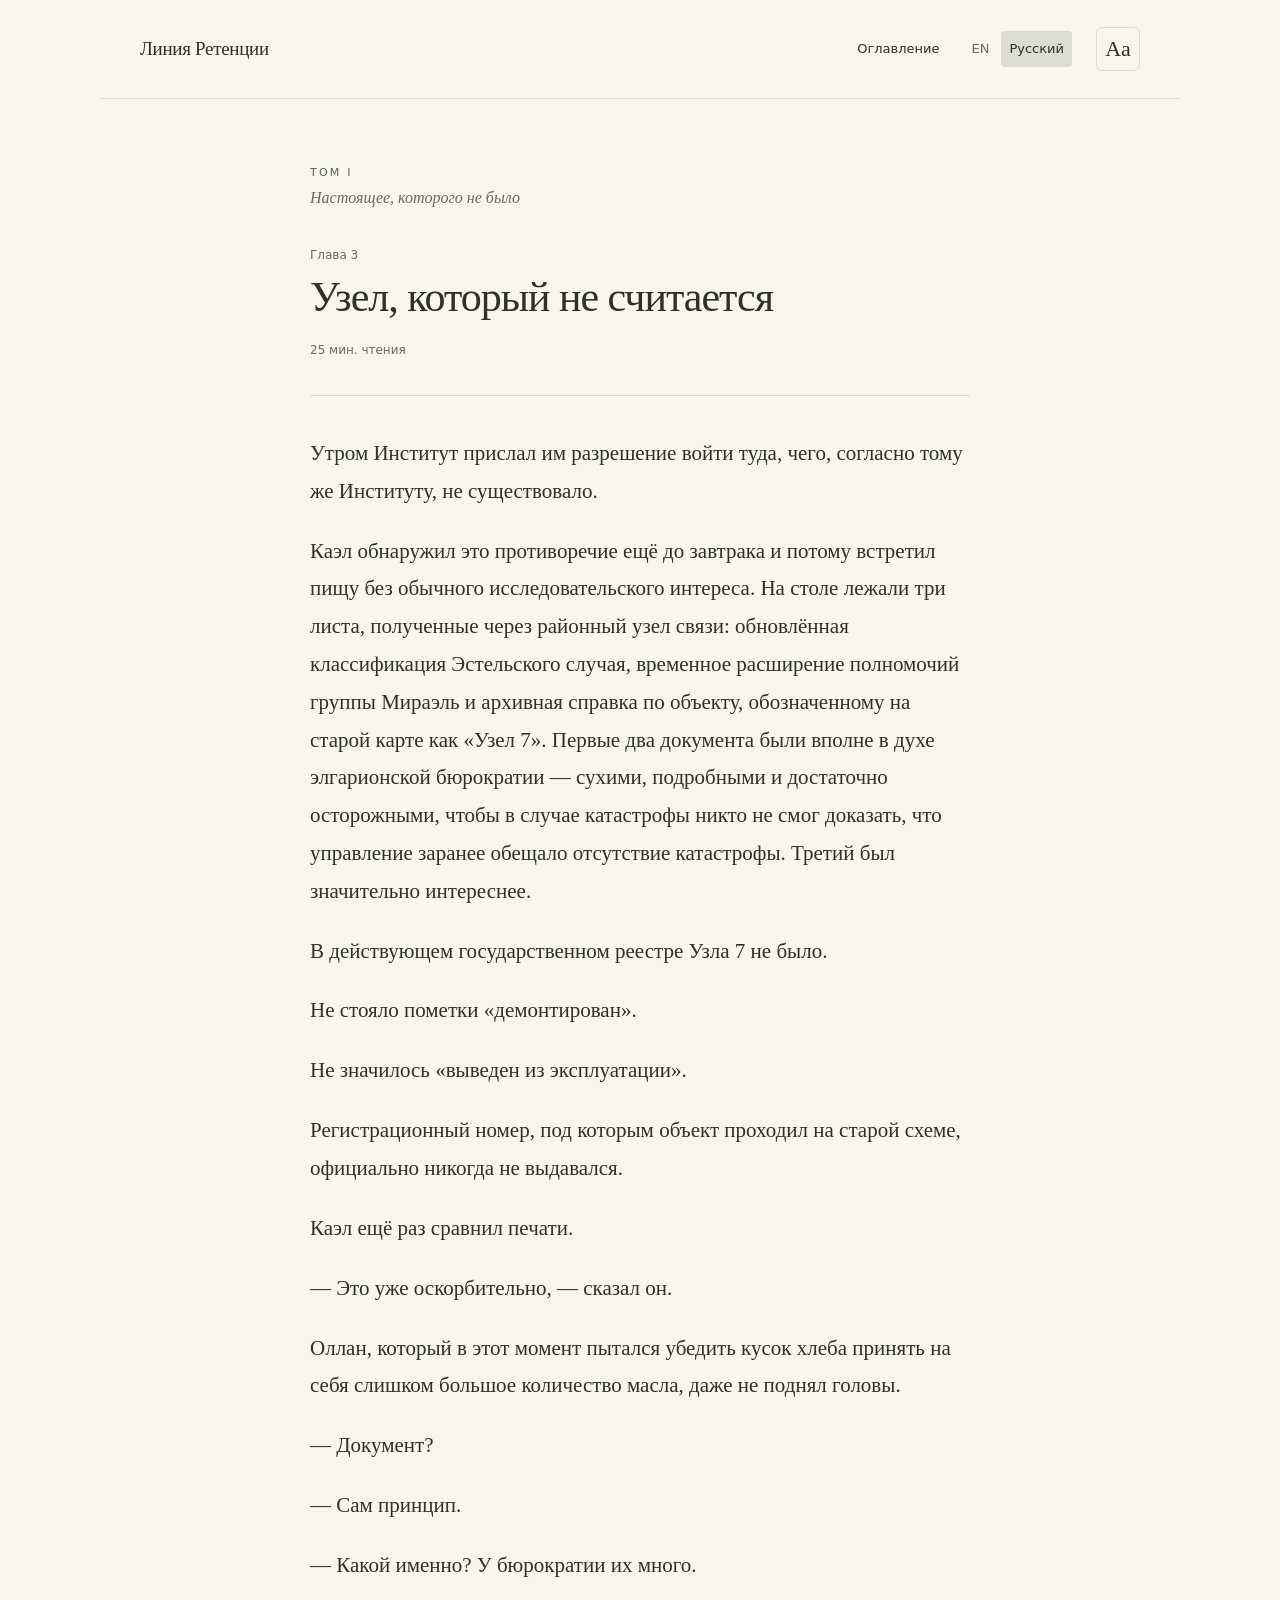
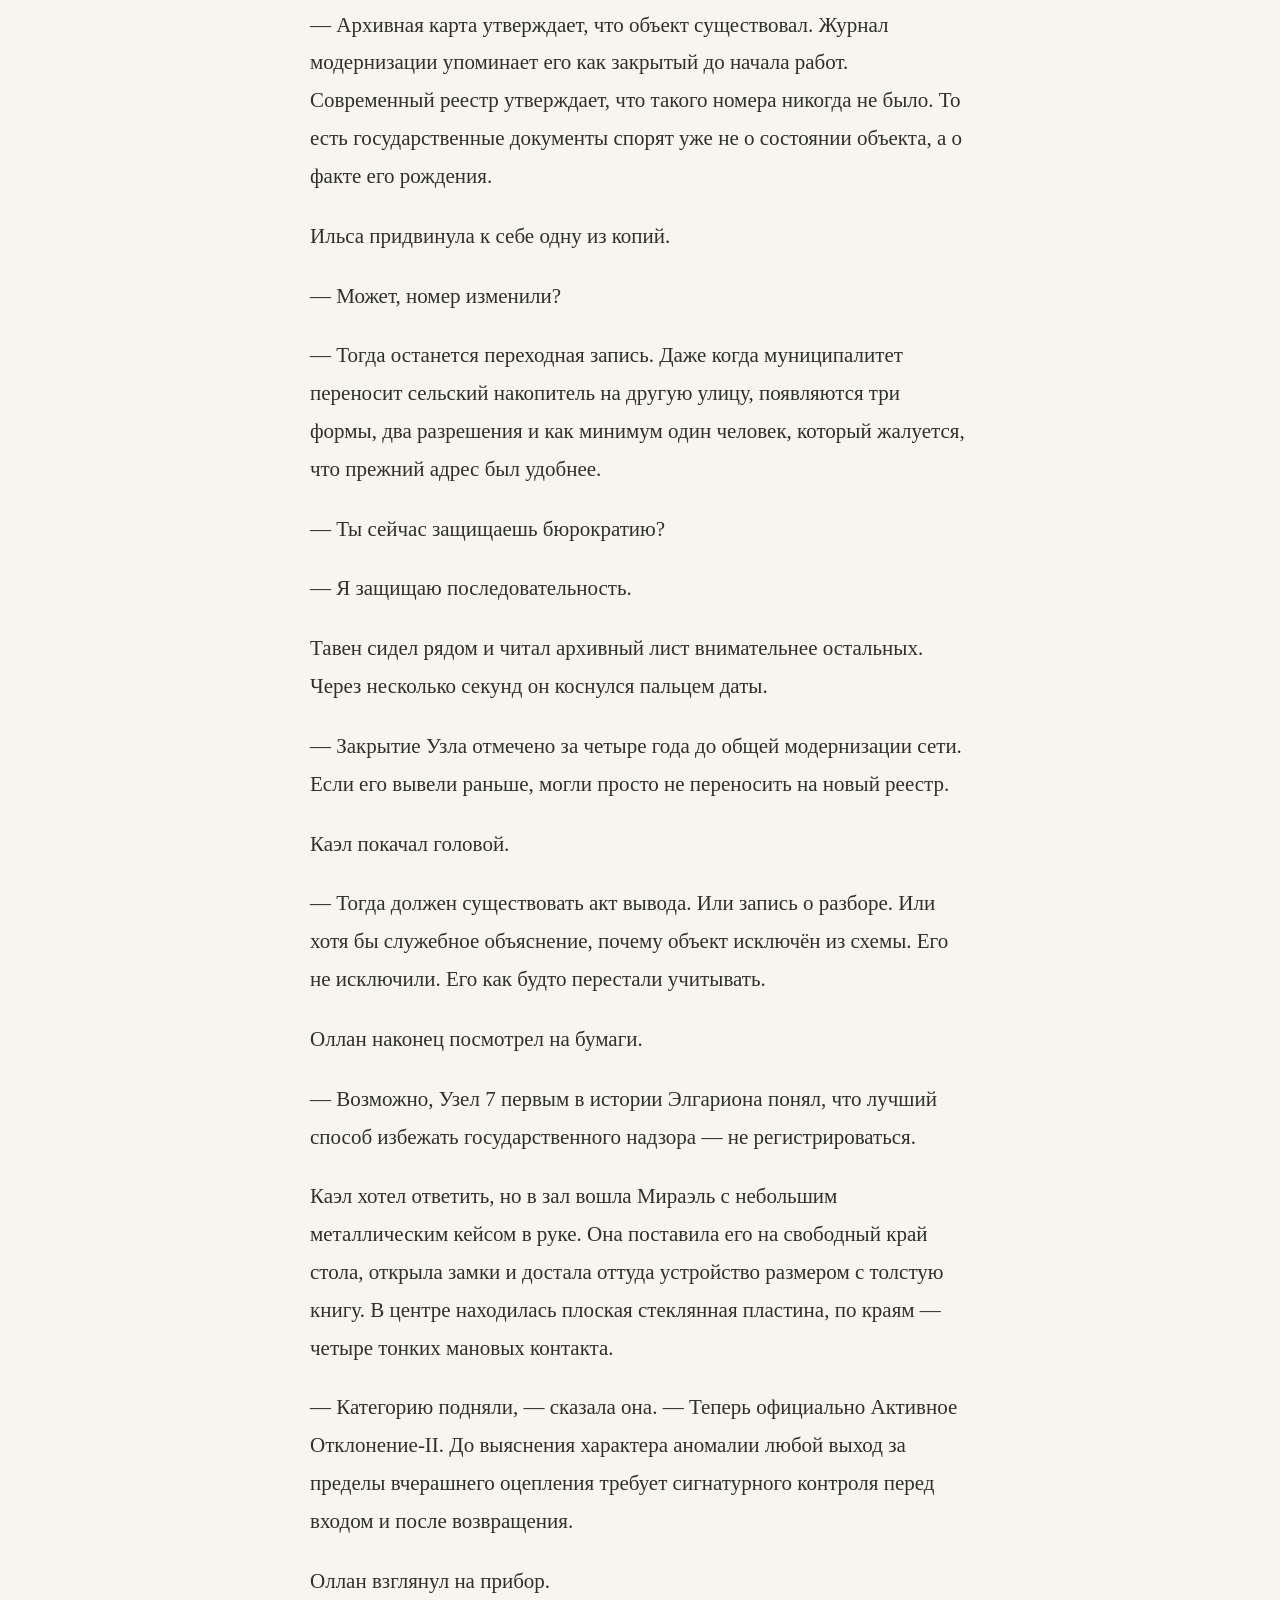
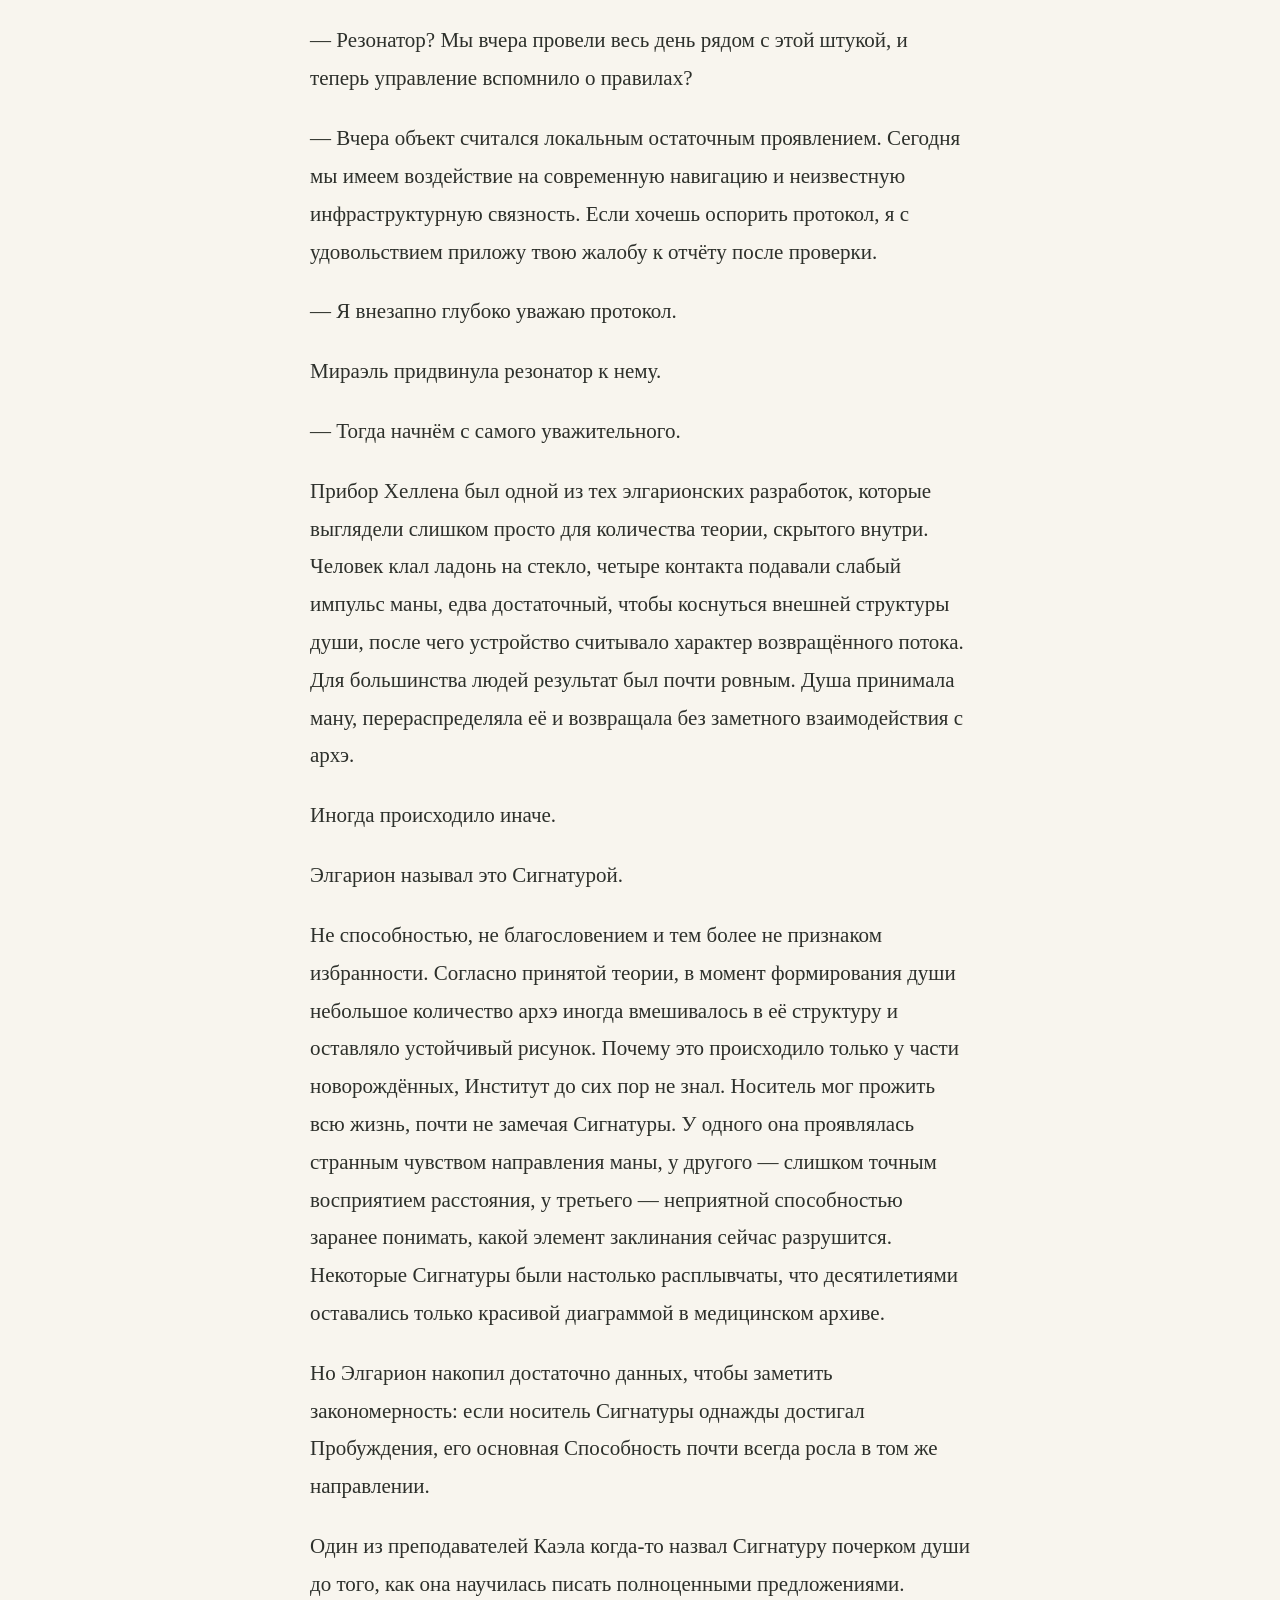
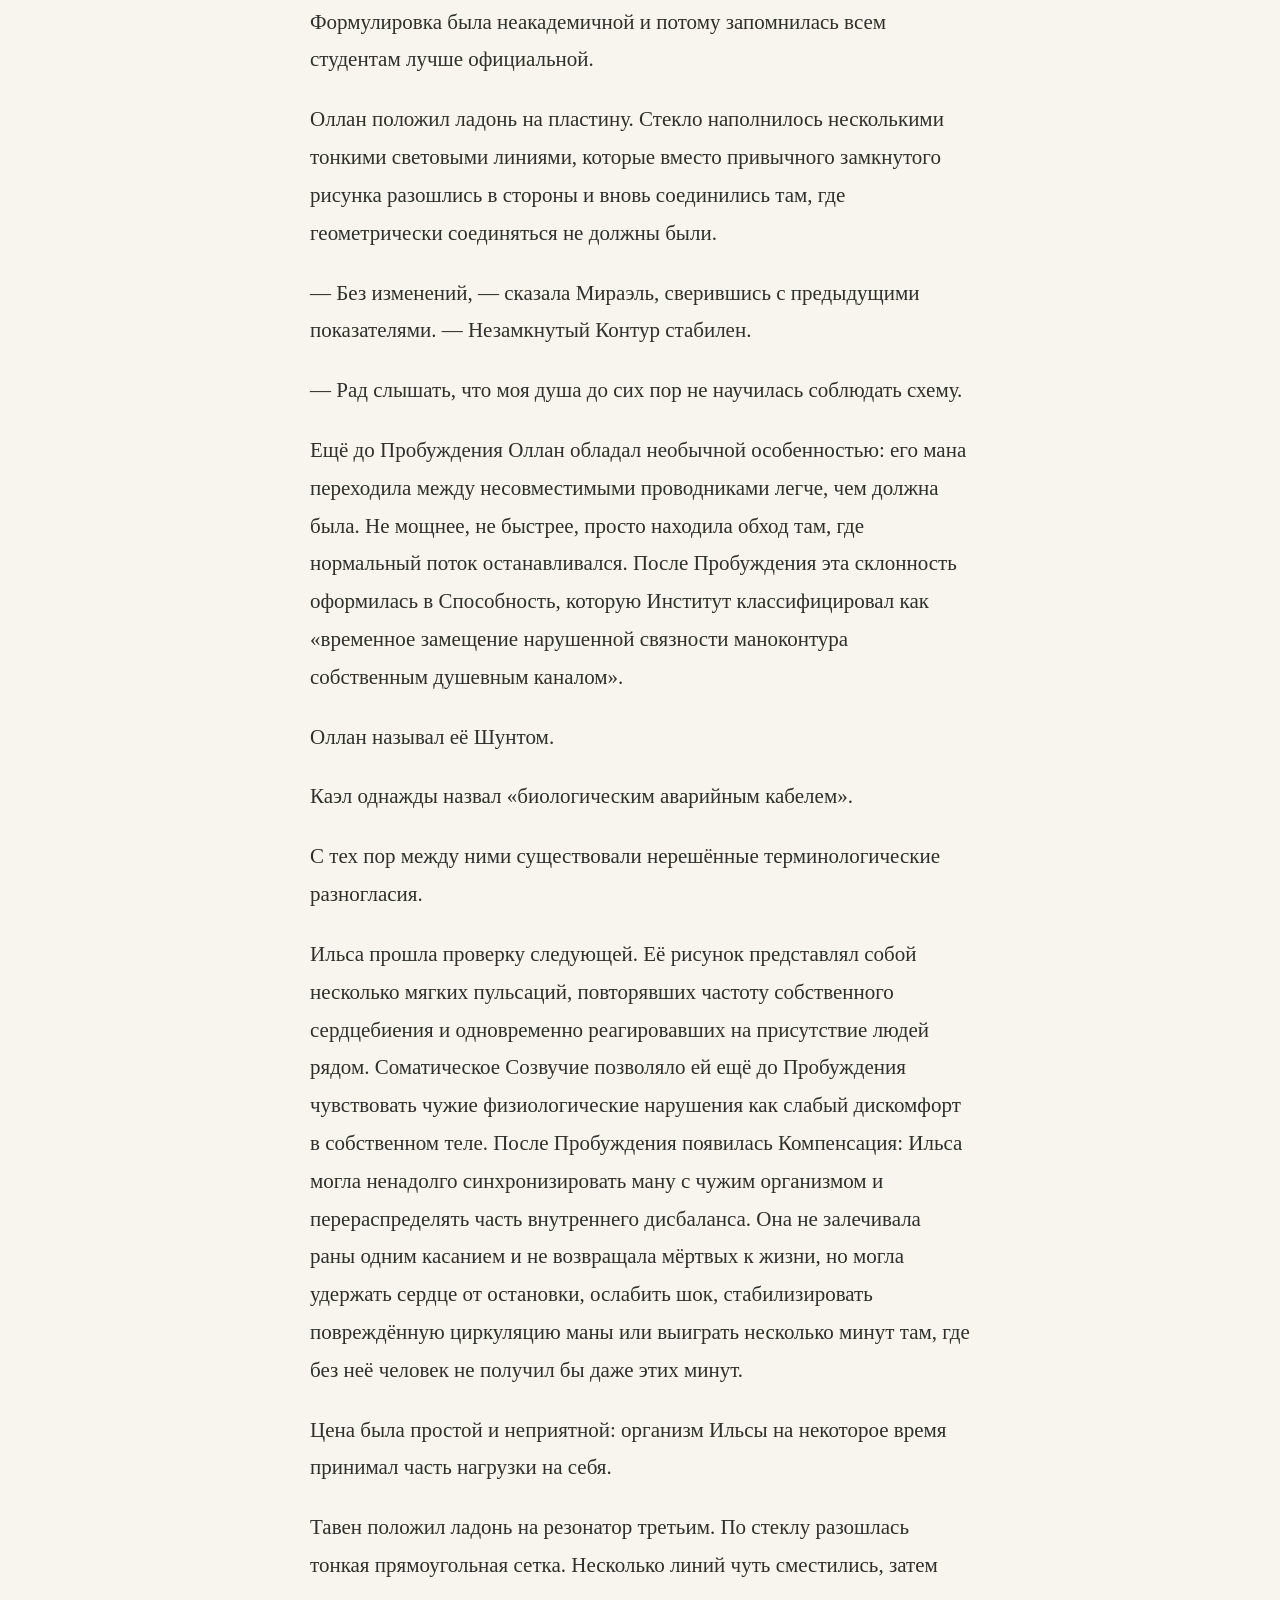
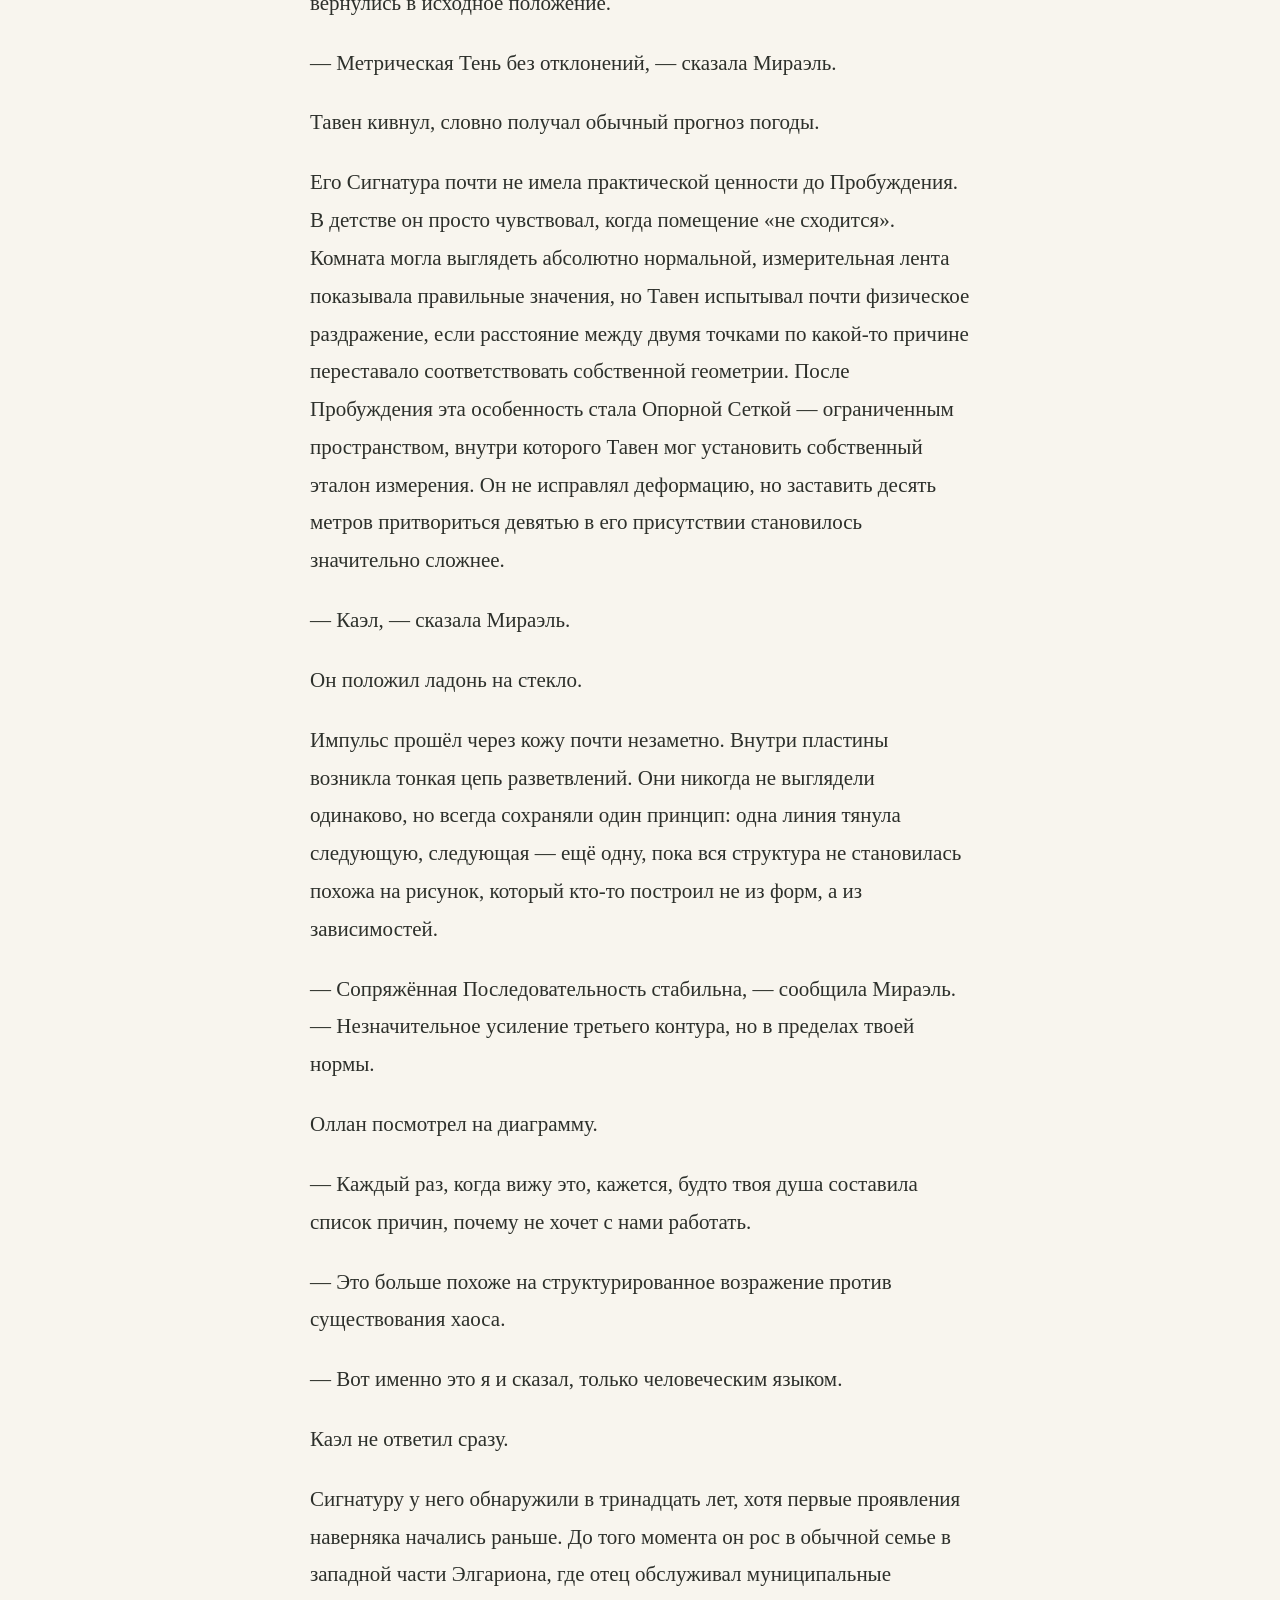
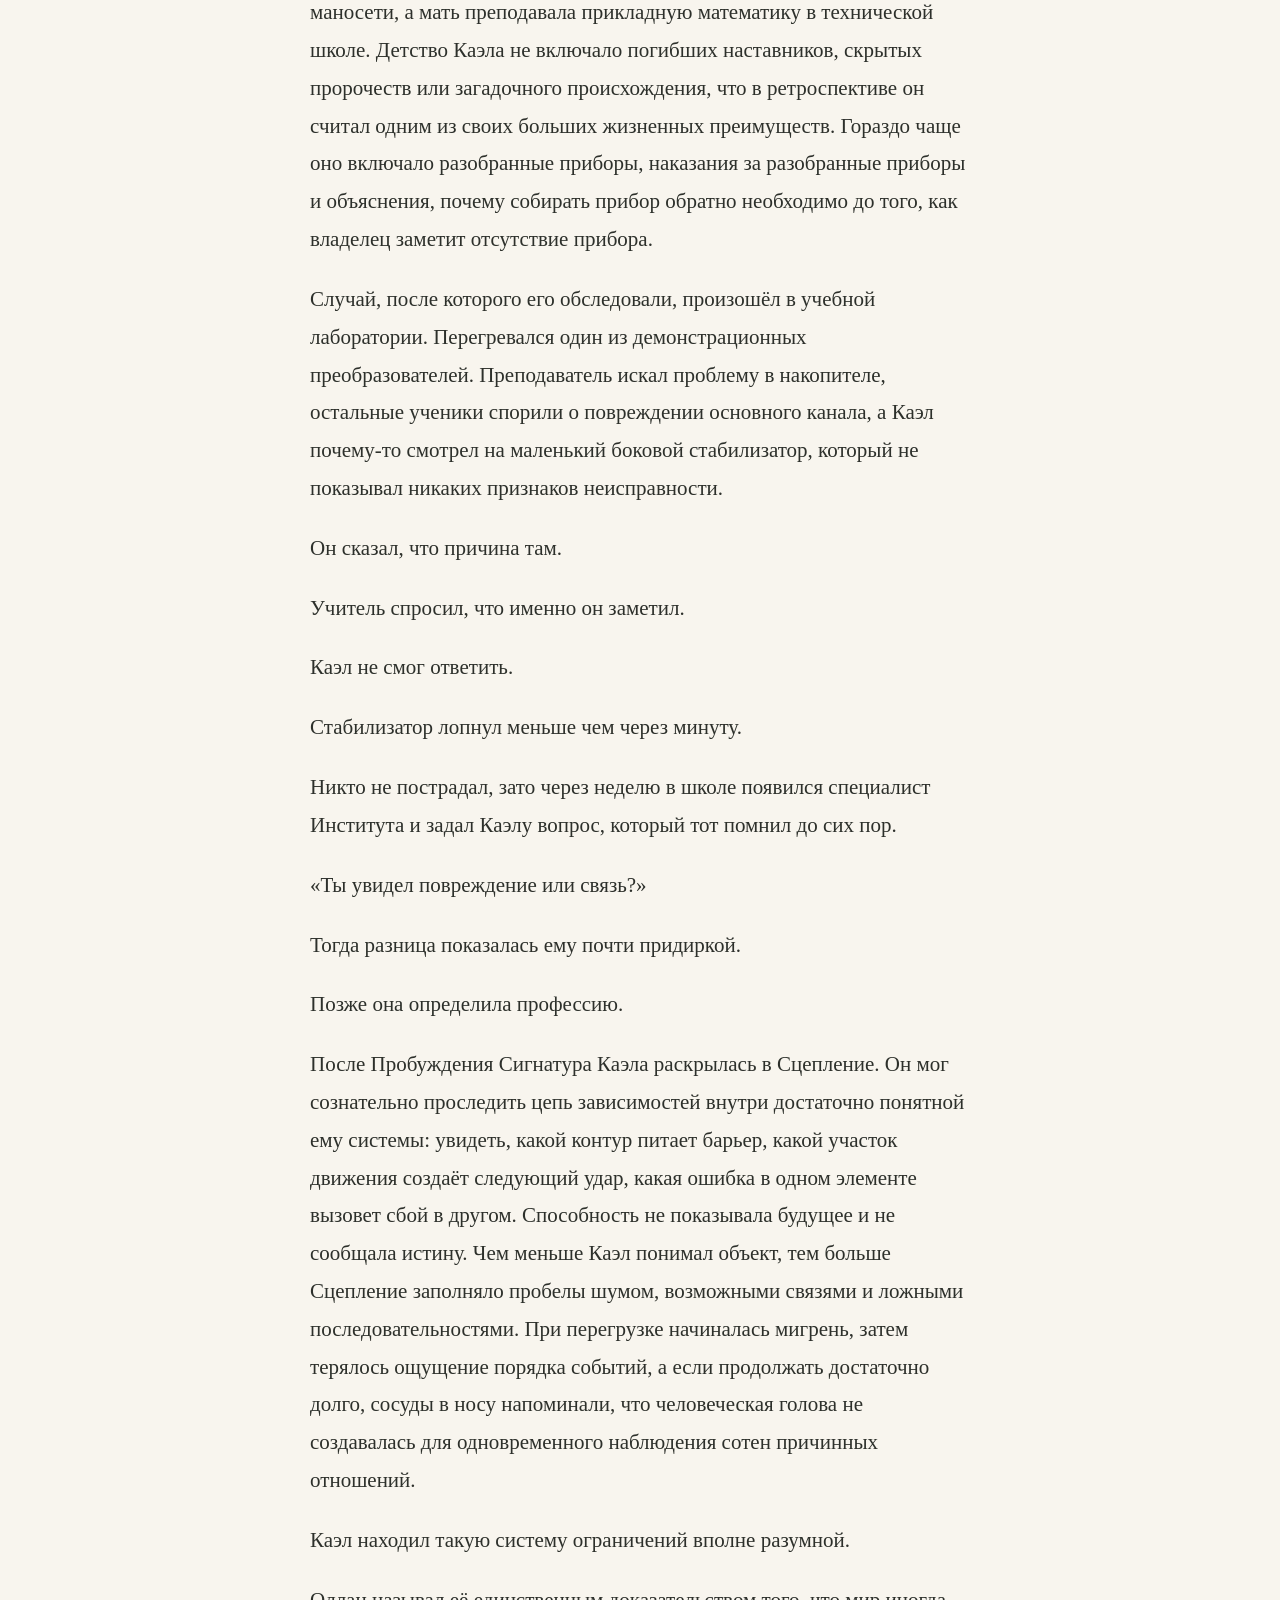
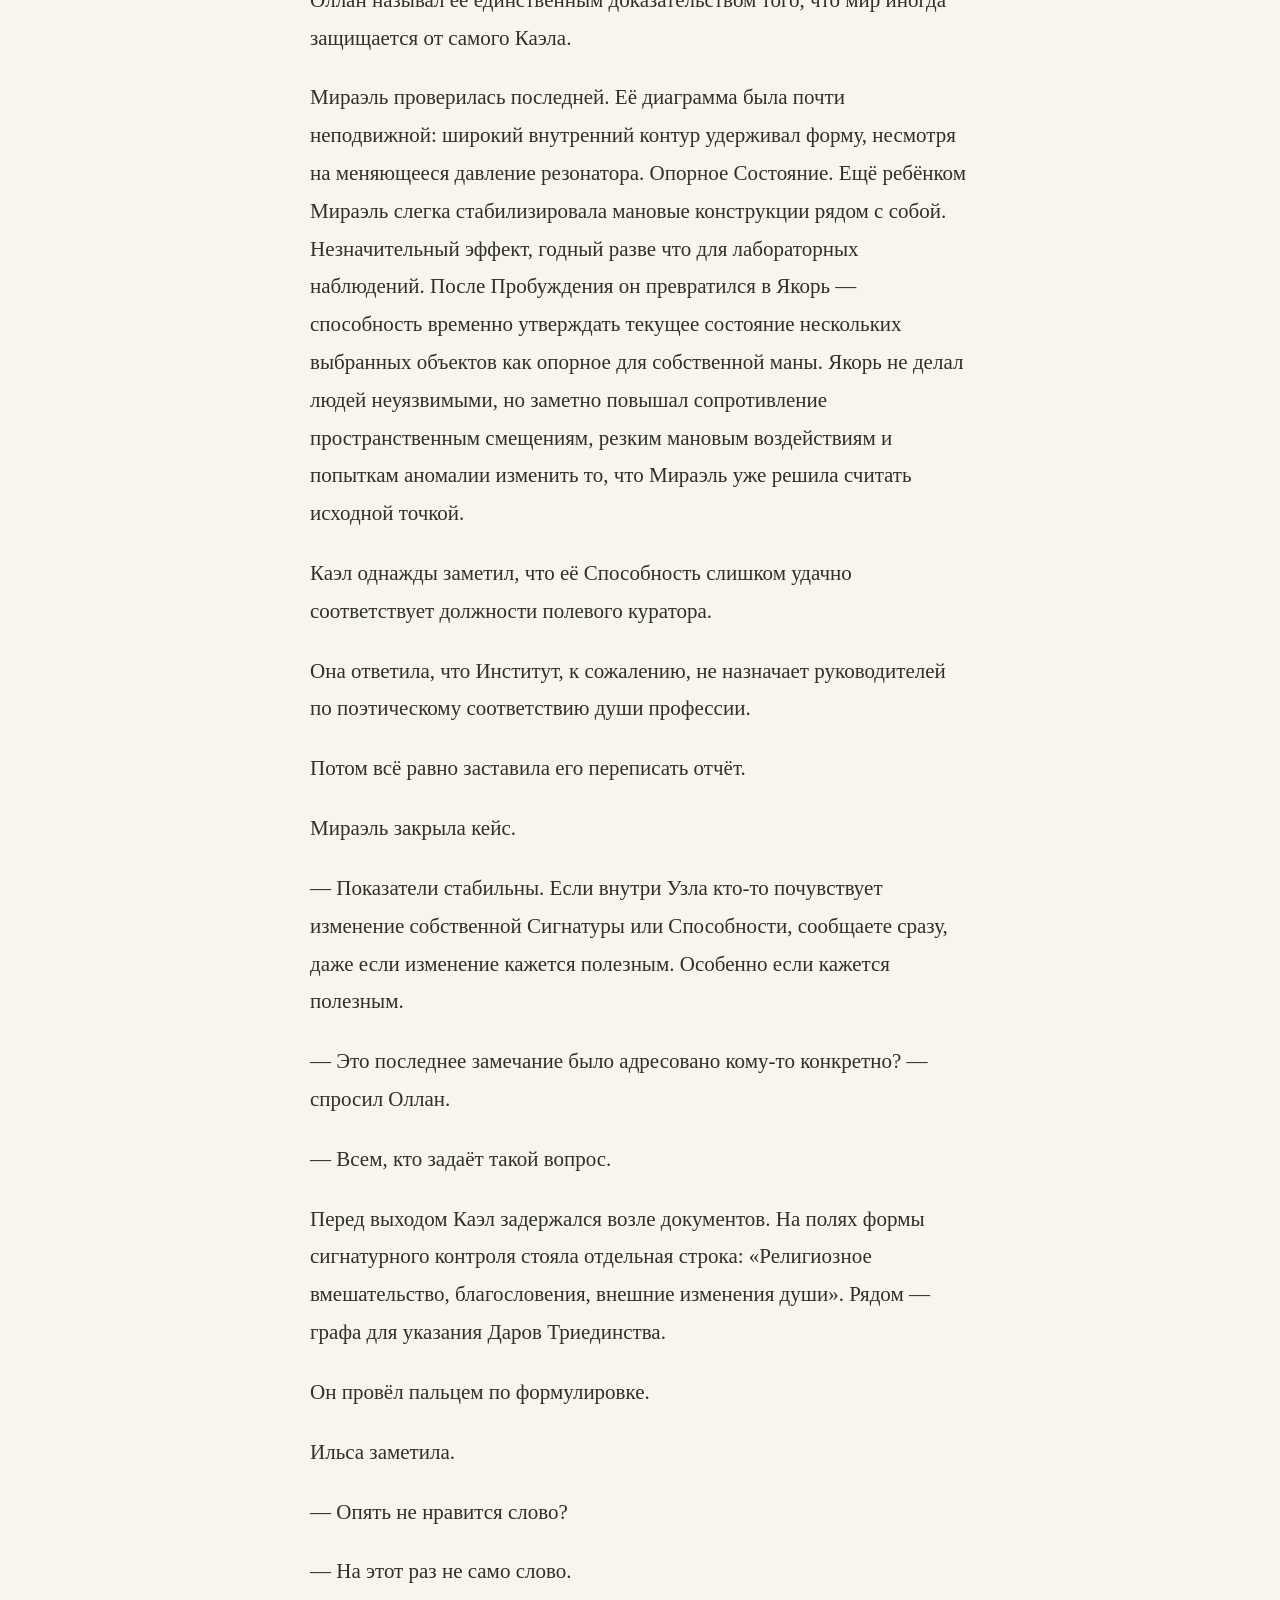
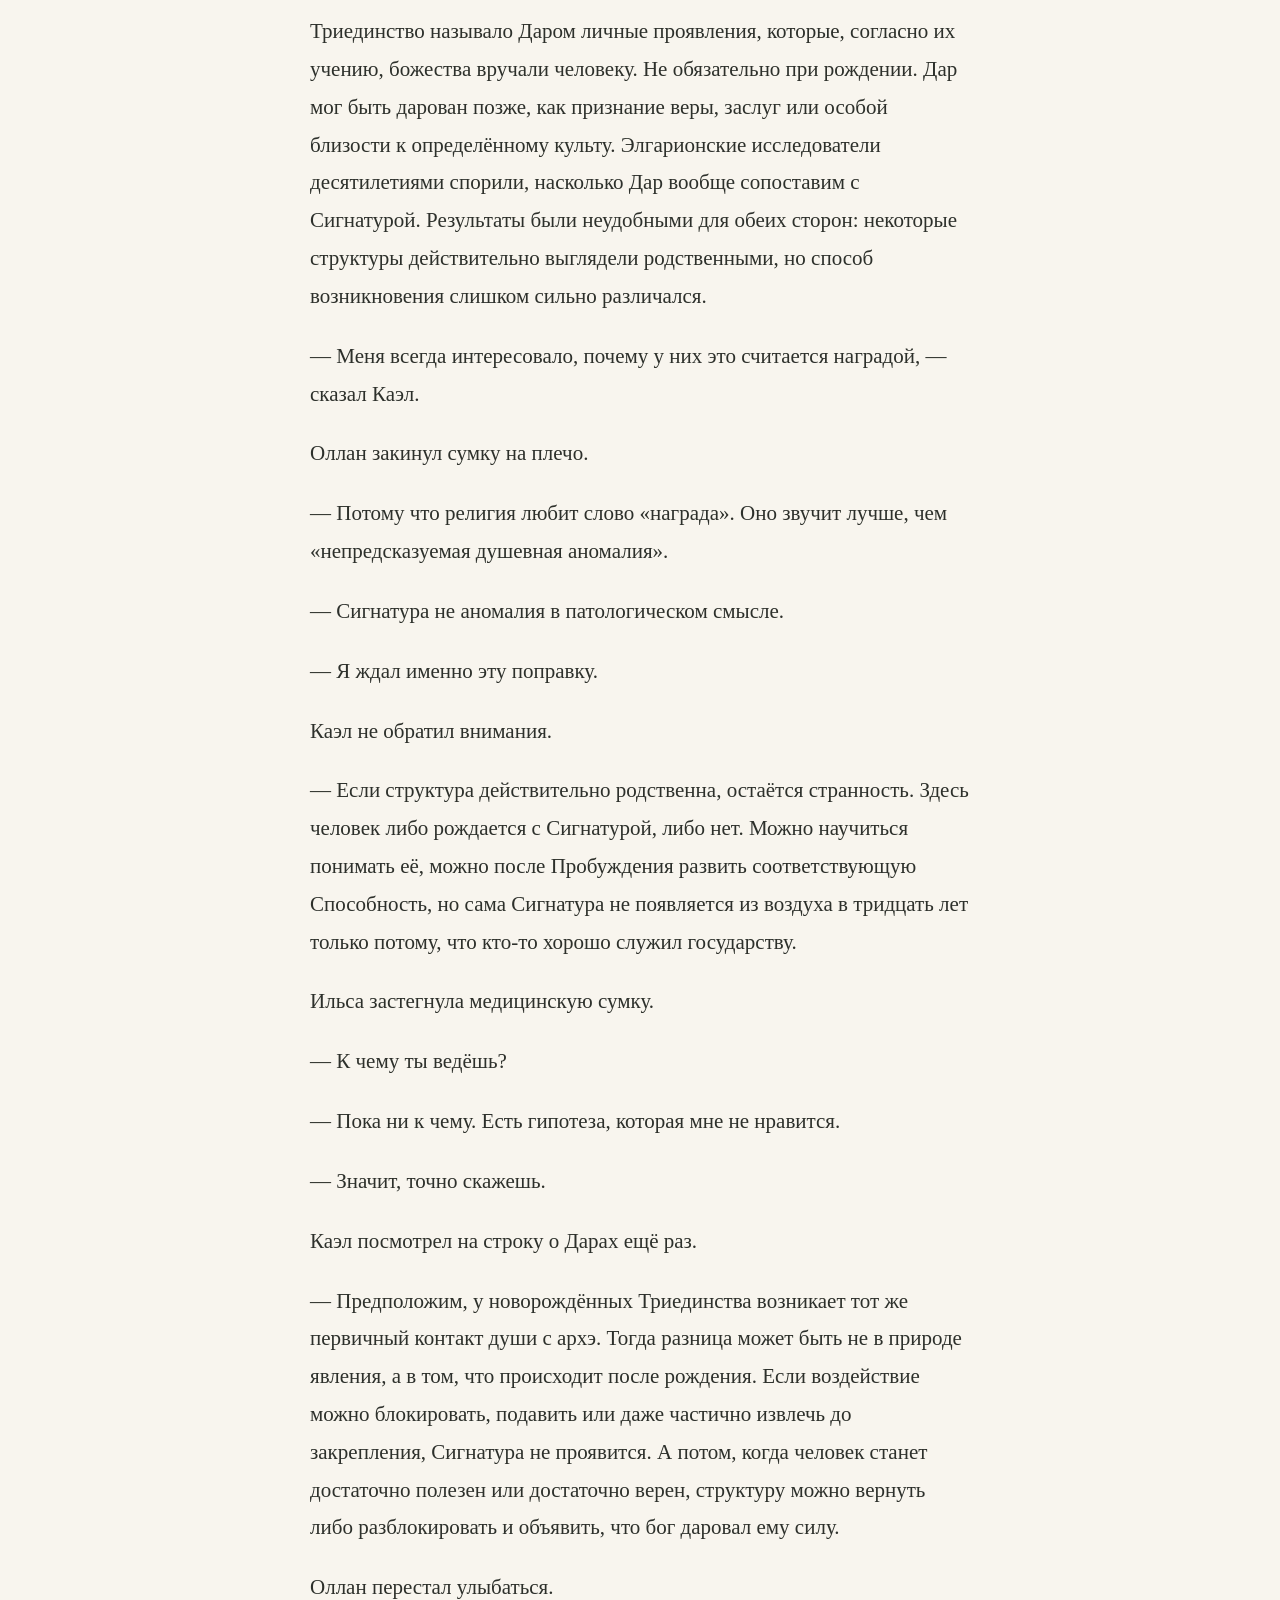
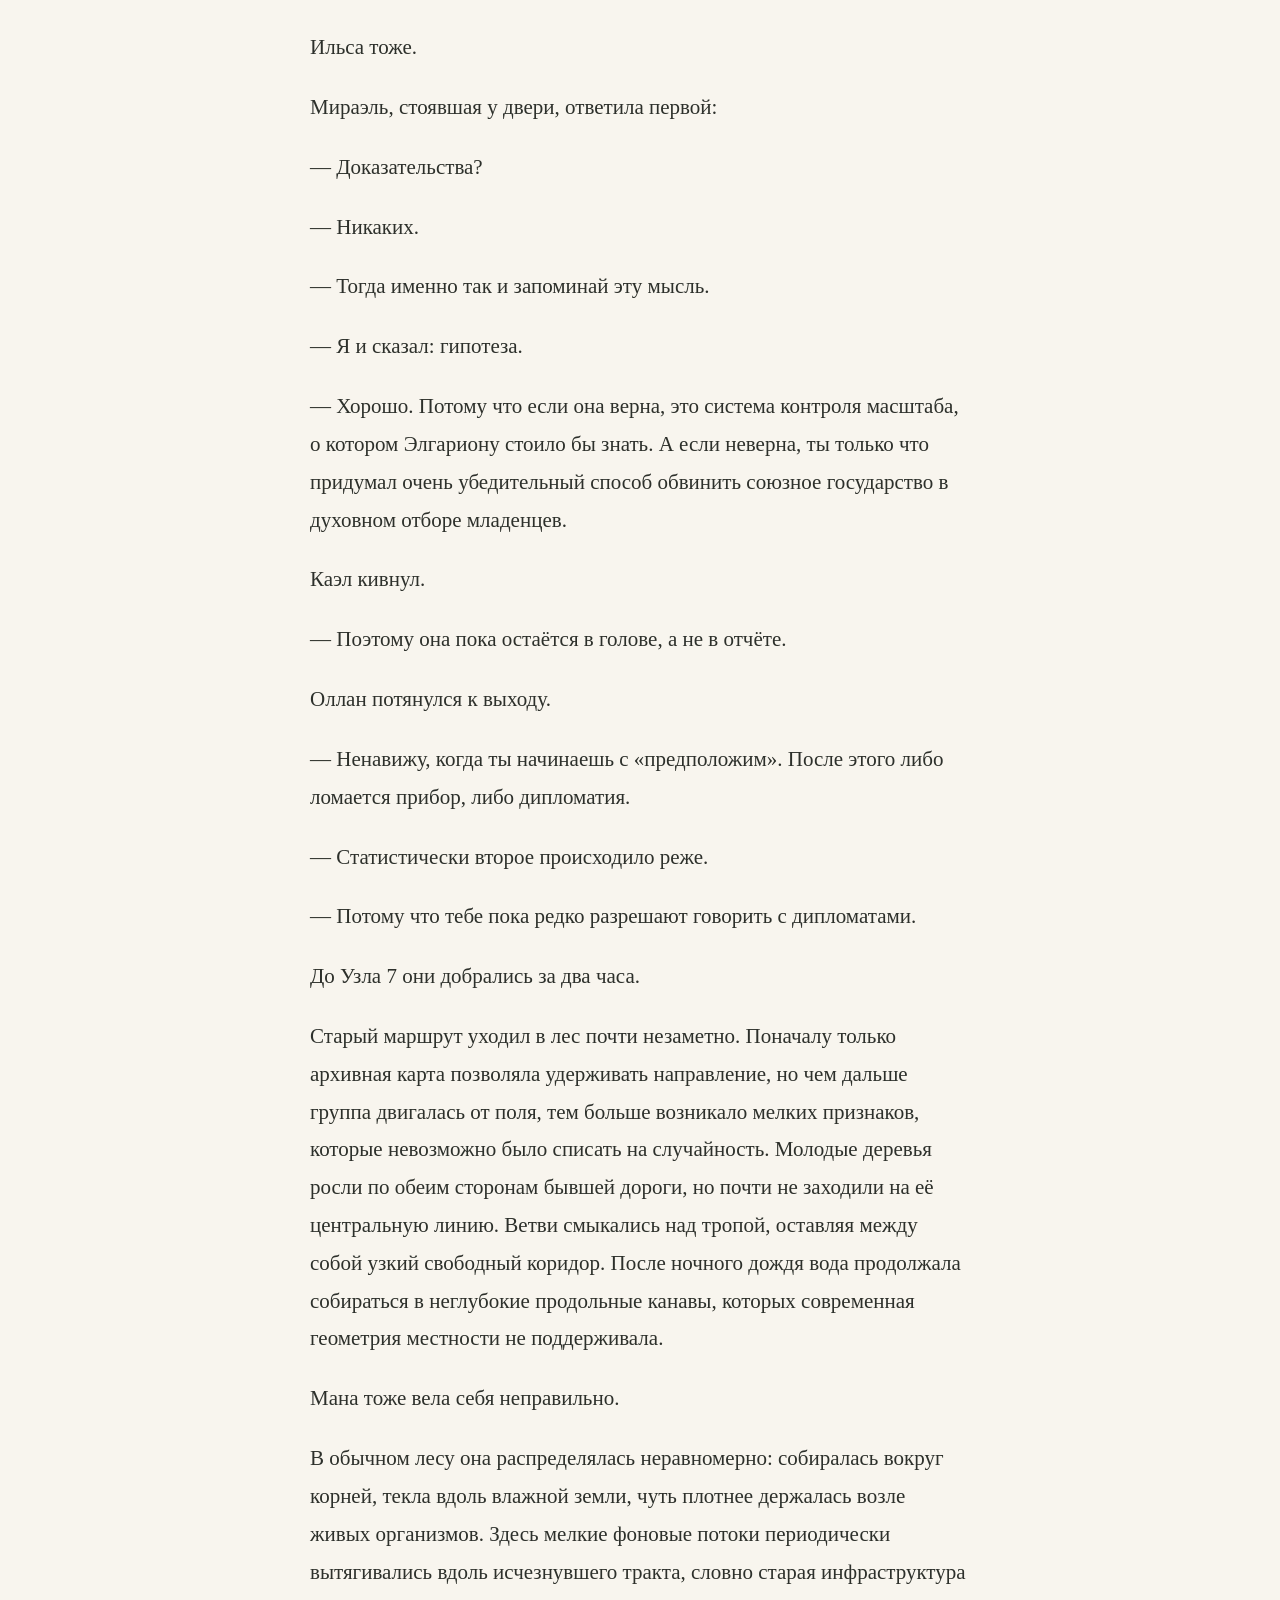
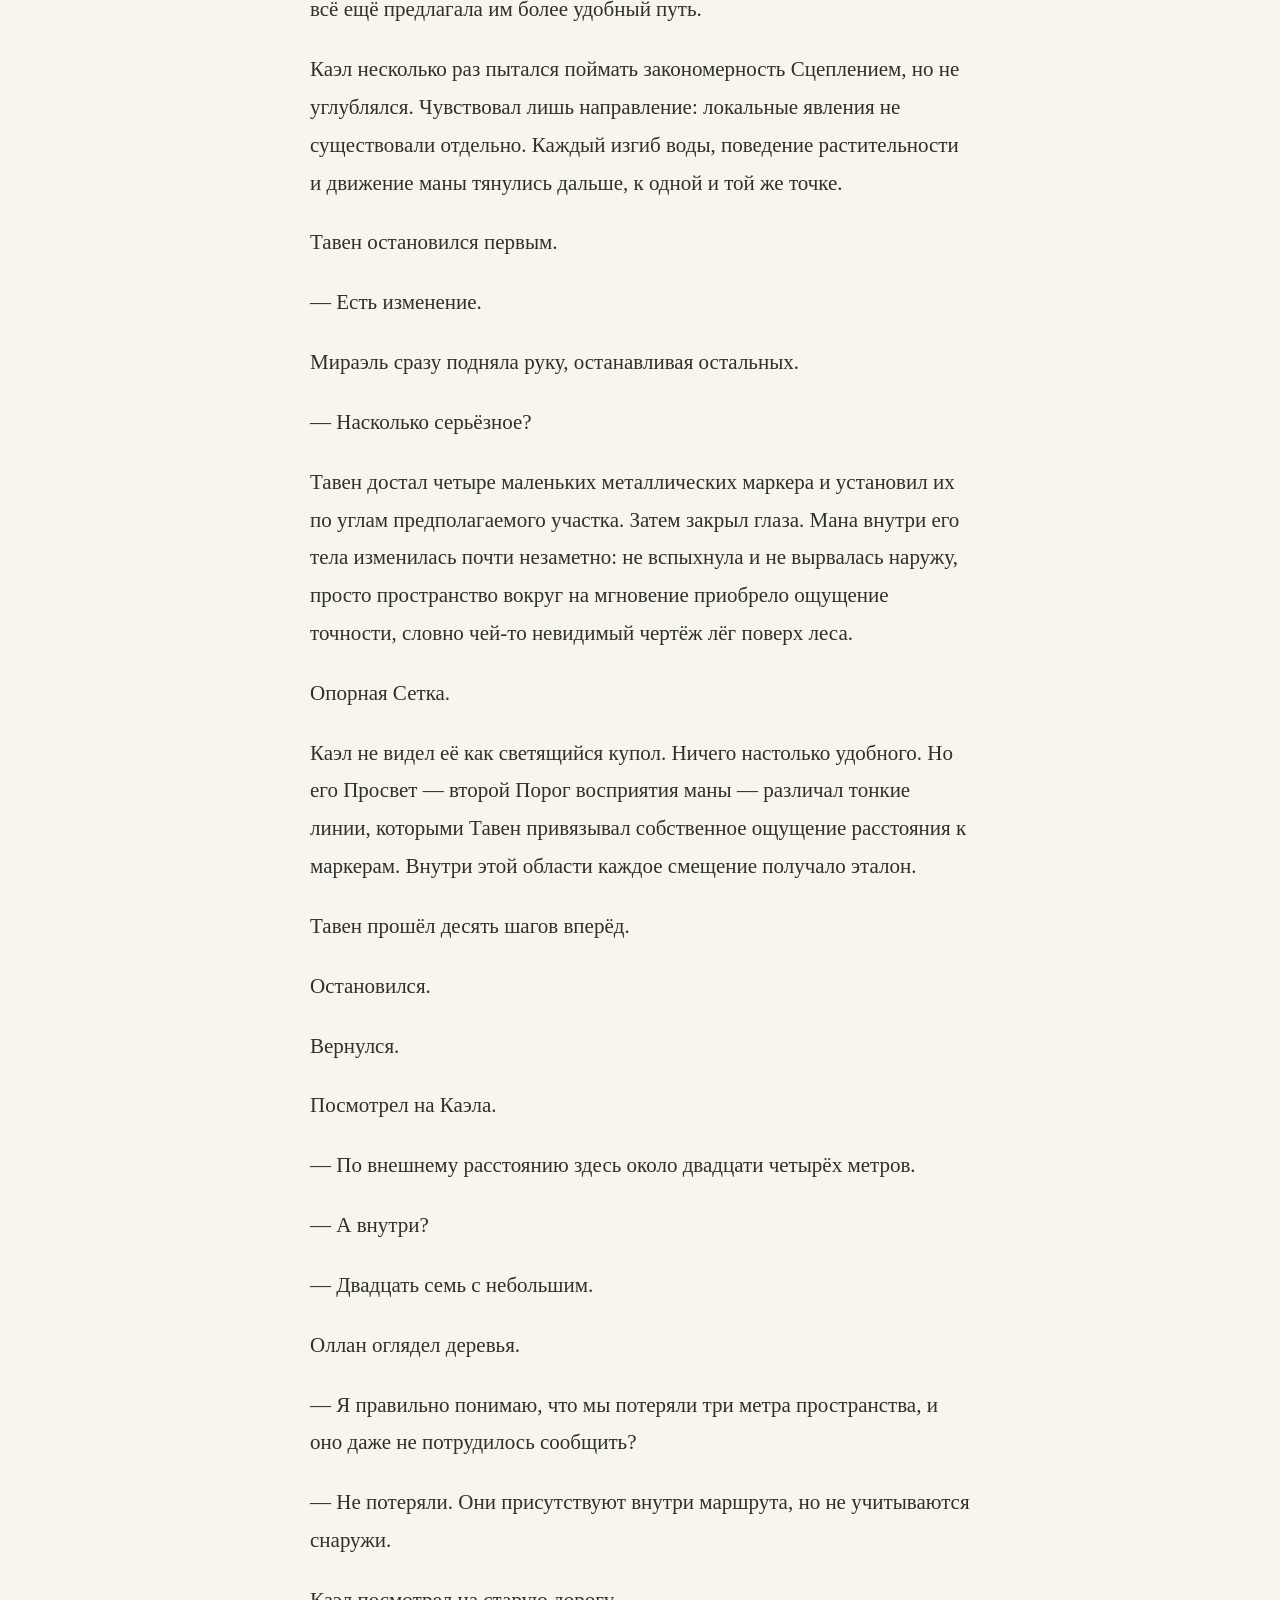
<file: docs/volume-1-chapter-3.ru.html>
<!doctype html>
<html lang="ru">
<head>
<meta charset="utf-8">
<meta name="viewport" content="width=device-width, initial-scale=1">
<meta name="color-scheme" content="light dark">
<meta name="description" content="Линия Ретенции — Том I: Настоящее, которого не было. Глава 3: Узел, который не считается.">
<title>Узел, который не считается · Линия Ретенции</title>
<link rel="alternate" hreflang="en" href="volume-1-chapter-3.html">
<link rel="alternate" hreflang="ru" href="volume-1-chapter-3.ru.html">
<link rel="icon" type="image/svg+xml" href="assets/favicon.svg">
<script src="assets/preferences.js"></script>
<link rel="stylesheet" href="assets/style.css">
<script src="assets/reader.js" defer></script>
</head>
<body>
<a class="skip" href="#main">Перейти к чтению</a>
<header class="site-header">
<a class="wordmark" href="index.ru.html">Линия Ретенции</a>
<nav class="tools" aria-label="Настройки чтения">
<a href="contents.ru.html">Оглавление</a>
<span class="language-switch" role="group" aria-label="Язык"><a href="volume-1-chapter-3.html" lang="en" hreflang="en">EN</a><a href="volume-1-chapter-3.ru.html" lang="ru" hreflang="ru" aria-current="true">Русский</a></span>
<details class="settings">
<summary aria-label="Настройки чтения">Aa</summary>
<div class="settings-panel">
<p class="settings-title">Настройки чтения</p>
<label for="theme">Цвет страницы</label>
<select id="theme"><option value="system">Как в системе</option><option value="light">Бумага</option><option value="dark">Ночь</option></select>
<label for="size">Размер текста <output id="size-label" for="size">21 px</output></label>
<input type="range" id="size" min="17" max="28" step="1" value="21">
<label for="width">Ширина текста <output id="width-label" for="width">660 px</output></label>
<input type="range" id="width" min="660" max="1500" step="60" value="660" data-full-label="Во всю ширину">
</div>
</details>
</nav>
</header>
<main id="main" class="reading" tabindex="-1">
<header class="chapter-heading">
<p class="eyebrow">Том I</p>
<p class="volume-title">Настоящее, которого не было</p>
<p class="chapter-number">Глава 3</p>
<h1>Узел, который не считается</h1>
<p class="reading-time">25 мин. чтения</p>
</header>
<article aria-label="Глава 3: Узел, который не считается" class="prose">
<p>Утром Институт прислал им разрешение войти туда, чего, согласно тому же Институту, не существовало.</p>
<p>Каэл обнаружил это противоречие ещё до завтрака и потому встретил пищу без обычного исследовательского интереса. На столе лежали три листа, полученные через районный узел связи: обновлённая классификация Эстельского случая, временное расширение полномочий группы Мираэль и архивная справка по объекту, обозначенному на старой карте как «Узел 7». Первые два документа были вполне в духе элгарионской бюрократии — сухими, подробными и достаточно осторожными, чтобы в случае катастрофы никто не смог доказать, что управление заранее обещало отсутствие катастрофы. Третий был значительно интереснее.</p>
<p>В действующем государственном реестре Узла 7 не было.</p>
<p>Не стояло пометки «демонтирован».</p>
<p>Не значилось «выведен из эксплуатации».</p>
<p>Регистрационный номер, под которым объект проходил на старой схеме, официально никогда не выдавался.</p>
<p>Каэл ещё раз сравнил печати.</p>
<p>— Это уже оскорбительно, — сказал он.</p>
<p>Оллан, который в этот момент пытался убедить кусок хлеба принять на себя слишком большое количество масла, даже не поднял головы.</p>
<p>— Документ?</p>
<p>— Сам принцип.</p>
<p>— Какой именно? У бюрократии их много.</p>
<p>— Архивная карта утверждает, что объект существовал. Журнал модернизации упоминает его как закрытый до начала работ. Современный реестр утверждает, что такого номера никогда не было. То есть государственные документы спорят уже не о состоянии объекта, а о факте его рождения.</p>
<p>Ильса придвинула к себе одну из копий.</p>
<p>— Может, номер изменили?</p>
<p>— Тогда останется переходная запись. Даже когда муниципалитет переносит сельский накопитель на другую улицу, появляются три формы, два разрешения и как минимум один человек, который жалуется, что прежний адрес был удобнее.</p>
<p>— Ты сейчас защищаешь бюрократию?</p>
<p>— Я защищаю последовательность.</p>
<p>Тавен сидел рядом и читал архивный лист внимательнее остальных. Через несколько секунд он коснулся пальцем даты.</p>
<p>— Закрытие Узла отмечено за четыре года до общей модернизации сети. Если его вывели раньше, могли просто не переносить на новый реестр.</p>
<p>Каэл покачал головой.</p>
<p>— Тогда должен существовать акт вывода. Или запись о разборе. Или хотя бы служебное объяснение, почему объект исключён из схемы. Его не исключили. Его как будто перестали учитывать.</p>
<p>Оллан наконец посмотрел на бумаги.</p>
<p>— Возможно, Узел 7 первым в истории Элгариона понял, что лучший способ избежать государственного надзора — не регистрироваться.</p>
<p>Каэл хотел ответить, но в зал вошла Мираэль с небольшим металлическим кейсом в руке. Она поставила его на свободный край стола, открыла замки и достала оттуда устройство размером с толстую книгу. В центре находилась плоская стеклянная пластина, по краям — четыре тонких мановых контакта.</p>
<p>— Категорию подняли, — сказала она. — Теперь официально Активное Отклонение-II. До выяснения характера аномалии любой выход за пределы вчерашнего оцепления требует сигнатурного контроля перед входом и после возвращения.</p>
<p>Оллан взглянул на прибор.</p>
<p>— Резонатор? Мы вчера провели весь день рядом с этой штукой, и теперь управление вспомнило о правилах?</p>
<p>— Вчера объект считался локальным остаточным проявлением. Сегодня мы имеем воздействие на современную навигацию и неизвестную инфраструктурную связность. Если хочешь оспорить протокол, я с удовольствием приложу твою жалобу к отчёту после проверки.</p>
<p>— Я внезапно глубоко уважаю протокол.</p>
<p>Мираэль придвинула резонатор к нему.</p>
<p>— Тогда начнём с самого уважительного.</p>
<p>Прибор Хеллена был одной из тех элгарионских разработок, которые выглядели слишком просто для количества теории, скрытого внутри. Человек клал ладонь на стекло, четыре контакта подавали слабый импульс маны, едва достаточный, чтобы коснуться внешней структуры души, после чего устройство считывало характер возвращённого потока. Для большинства людей результат был почти ровным. Душа принимала ману, перераспределяла её и возвращала без заметного взаимодействия с архэ.</p>
<p>Иногда происходило иначе.</p>
<p>Элгарион называл это Сигнатурой.</p>
<p>Не способностью, не благословением и тем более не признаком избранности. Согласно принятой теории, в момент формирования души небольшое количество архэ иногда вмешивалось в её структуру и оставляло устойчивый рисунок. Почему это происходило только у части новорождённых, Институт до сих пор не знал. Носитель мог прожить всю жизнь, почти не замечая Сигнатуры. У одного она проявлялась странным чувством направления маны, у другого — слишком точным восприятием расстояния, у третьего — неприятной способностью заранее понимать, какой элемент заклинания сейчас разрушится. Некоторые Сигнатуры были настолько расплывчаты, что десятилетиями оставались только красивой диаграммой в медицинском архиве.</p>
<p>Но Элгарион накопил достаточно данных, чтобы заметить закономерность: если носитель Сигнатуры однажды достигал Пробуждения, его основная Способность почти всегда росла в том же направлении.</p>
<p>Один из преподавателей Каэла когда-то назвал Сигнатуру почерком души до того, как она научилась писать полноценными предложениями. Формулировка была неакадемичной и потому запомнилась всем студентам лучше официальной.</p>
<p>Оллан положил ладонь на пластину. Стекло наполнилось несколькими тонкими световыми линиями, которые вместо привычного замкнутого рисунка разошлись в стороны и вновь соединились там, где геометрически соединяться не должны были.</p>
<p>— Без изменений, — сказала Мираэль, сверившись с предыдущими показателями. — Незамкнутый Контур стабилен.</p>
<p>— Рад слышать, что моя душа до сих пор не научилась соблюдать схему.</p>
<p>Ещё до Пробуждения Оллан обладал необычной особенностью: его мана переходила между несовместимыми проводниками легче, чем должна была. Не мощнее, не быстрее, просто находила обход там, где нормальный поток останавливался. После Пробуждения эта склонность оформилась в Способность, которую Институт классифицировал как «временное замещение нарушенной связности маноконтура собственным душевным каналом».</p>
<p>Оллан называл её Шунтом.</p>
<p>Каэл однажды назвал «биологическим аварийным кабелем».</p>
<p>С тех пор между ними существовали нерешённые терминологические разногласия.</p>
<p>Ильса прошла проверку следующей. Её рисунок представлял собой несколько мягких пульсаций, повторявших частоту собственного сердцебиения и одновременно реагировавших на присутствие людей рядом. Соматическое Созвучие позволяло ей ещё до Пробуждения чувствовать чужие физиологические нарушения как слабый дискомфорт в собственном теле. После Пробуждения появилась Компенсация: Ильса могла ненадолго синхронизировать ману с чужим организмом и перераспределять часть внутреннего дисбаланса. Она не залечивала раны одним касанием и не возвращала мёртвых к жизни, но могла удержать сердце от остановки, ослабить шок, стабилизировать повреждённую циркуляцию маны или выиграть несколько минут там, где без неё человек не получил бы даже этих минут.</p>
<p>Цена была простой и неприятной: организм Ильсы на некоторое время принимал часть нагрузки на себя.</p>
<p>Тавен положил ладонь на резонатор третьим. По стеклу разошлась тонкая прямоугольная сетка. Несколько линий чуть сместились, затем вернулись в исходное положение.</p>
<p>— Метрическая Тень без отклонений, — сказала Мираэль.</p>
<p>Тавен кивнул, словно получал обычный прогноз погоды.</p>
<p>Его Сигнатура почти не имела практической ценности до Пробуждения. В детстве он просто чувствовал, когда помещение «не сходится». Комната могла выглядеть абсолютно нормальной, измерительная лента показывала правильные значения, но Тавен испытывал почти физическое раздражение, если расстояние между двумя точками по какой-то причине переставало соответствовать собственной геометрии. После Пробуждения эта особенность стала Опорной Сеткой — ограниченным пространством, внутри которого Тавен мог установить собственный эталон измерения. Он не исправлял деформацию, но заставить десять метров притвориться девятью в его присутствии становилось значительно сложнее.</p>
<p>— Каэл, — сказала Мираэль.</p>
<p>Он положил ладонь на стекло.</p>
<p>Импульс прошёл через кожу почти незаметно. Внутри пластины возникла тонкая цепь разветвлений. Они никогда не выглядели одинаково, но всегда сохраняли один принцип: одна линия тянула следующую, следующая — ещё одну, пока вся структура не становилась похожа на рисунок, который кто-то построил не из форм, а из зависимостей.</p>
<p>— Сопряжённая Последовательность стабильна, — сообщила Мираэль. — Незначительное усиление третьего контура, но в пределах твоей нормы.</p>
<p>Оллан посмотрел на диаграмму.</p>
<p>— Каждый раз, когда вижу это, кажется, будто твоя душа составила список причин, почему не хочет с нами работать.</p>
<p>— Это больше похоже на структурированное возражение против существования хаоса.</p>
<p>— Вот именно это я и сказал, только человеческим языком.</p>
<p>Каэл не ответил сразу.</p>
<p>Сигнатуру у него обнаружили в тринадцать лет, хотя первые проявления наверняка начались раньше. До того момента он рос в обычной семье в западной части Элгариона, где отец обслуживал муниципальные маносети, а мать преподавала прикладную математику в технической школе. Детство Каэла не включало погибших наставников, скрытых пророчеств или загадочного происхождения, что в ретроспективе он считал одним из своих больших жизненных преимуществ. Гораздо чаще оно включало разобранные приборы, наказания за разобранные приборы и объяснения, почему собирать прибор обратно необходимо до того, как владелец заметит отсутствие прибора.</p>
<p>Случай, после которого его обследовали, произошёл в учебной лаборатории. Перегревался один из демонстрационных преобразователей. Преподаватель искал проблему в накопителе, остальные ученики спорили о повреждении основного канала, а Каэл почему-то смотрел на маленький боковой стабилизатор, который не показывал никаких признаков неисправности.</p>
<p>Он сказал, что причина там.</p>
<p>Учитель спросил, что именно он заметил.</p>
<p>Каэл не смог ответить.</p>
<p>Стабилизатор лопнул меньше чем через минуту.</p>
<p>Никто не пострадал, зато через неделю в школе появился специалист Института и задал Каэлу вопрос, который тот помнил до сих пор.</p>
<p>«Ты увидел повреждение или связь?»</p>
<p>Тогда разница показалась ему почти придиркой.</p>
<p>Позже она определила профессию.</p>
<p>После Пробуждения Сигнатура Каэла раскрылась в Сцепление. Он мог сознательно проследить цепь зависимостей внутри достаточно понятной ему системы: увидеть, какой контур питает барьер, какой участок движения создаёт следующий удар, какая ошибка в одном элементе вызовет сбой в другом. Способность не показывала будущее и не сообщала истину. Чем меньше Каэл понимал объект, тем больше Сцепление заполняло пробелы шумом, возможными связями и ложными последовательностями. При перегрузке начиналась мигрень, затем терялось ощущение порядка событий, а если продолжать достаточно долго, сосуды в носу напоминали, что человеческая голова не создавалась для одновременного наблюдения сотен причинных отношений.</p>
<p>Каэл находил такую систему ограничений вполне разумной.</p>
<p>Оллан называл её единственным доказательством того, что мир иногда защищается от самого Каэла.</p>
<p>Мираэль проверилась последней. Её диаграмма была почти неподвижной: широкий внутренний контур удерживал форму, несмотря на меняющееся давление резонатора. Опорное Состояние. Ещё ребёнком Мираэль слегка стабилизировала мановые конструкции рядом с собой. Незначительный эффект, годный разве что для лабораторных наблюдений. После Пробуждения он превратился в Якорь — способность временно утверждать текущее состояние нескольких выбранных объектов как опорное для собственной маны. Якорь не делал людей неуязвимыми, но заметно повышал сопротивление пространственным смещениям, резким мановым воздействиям и попыткам аномалии изменить то, что Мираэль уже решила считать исходной точкой.</p>
<p>Каэл однажды заметил, что её Способность слишком удачно соответствует должности полевого куратора.</p>
<p>Она ответила, что Институт, к сожалению, не назначает руководителей по поэтическому соответствию души профессии.</p>
<p>Потом всё равно заставила его переписать отчёт.</p>
<p>Мираэль закрыла кейс.</p>
<p>— Показатели стабильны. Если внутри Узла кто-то почувствует изменение собственной Сигнатуры или Способности, сообщаете сразу, даже если изменение кажется полезным. Особенно если кажется полезным.</p>
<p>— Это последнее замечание было адресовано кому-то конкретно? — спросил Оллан.</p>
<p>— Всем, кто задаёт такой вопрос.</p>
<p>Перед выходом Каэл задержался возле документов. На полях формы сигнатурного контроля стояла отдельная строка: «Религиозное вмешательство, благословения, внешние изменения души». Рядом — графа для указания Даров Триединства.</p>
<p>Он провёл пальцем по формулировке.</p>
<p>Ильса заметила.</p>
<p>— Опять не нравится слово?</p>
<p>— На этот раз не само слово.</p>
<p>Триединство называло Даром личные проявления, которые, согласно их учению, божества вручали человеку. Не обязательно при рождении. Дар мог быть дарован позже, как признание веры, заслуг или особой близости к определённому культу. Элгарионские исследователи десятилетиями спорили, насколько Дар вообще сопоставим с Сигнатурой. Результаты были неудобными для обеих сторон: некоторые структуры действительно выглядели родственными, но способ возникновения слишком сильно различался.</p>
<p>— Меня всегда интересовало, почему у них это считается наградой, — сказал Каэл.</p>
<p>Оллан закинул сумку на плечо.</p>
<p>— Потому что религия любит слово «награда». Оно звучит лучше, чем «непредсказуемая душевная аномалия».</p>
<p>— Сигнатура не аномалия в патологическом смысле.</p>
<p>— Я ждал именно эту поправку.</p>
<p>Каэл не обратил внимания.</p>
<p>— Если структура действительно родственна, остаётся странность. Здесь человек либо рождается с Сигнатурой, либо нет. Можно научиться понимать её, можно после Пробуждения развить соответствующую Способность, но сама Сигнатура не появляется из воздуха в тридцать лет только потому, что кто-то хорошо служил государству.</p>
<p>Ильса застегнула медицинскую сумку.</p>
<p>— К чему ты ведёшь?</p>
<p>— Пока ни к чему. Есть гипотеза, которая мне не нравится.</p>
<p>— Значит, точно скажешь.</p>
<p>Каэл посмотрел на строку о Дарах ещё раз.</p>
<p>— Предположим, у новорождённых Триединства возникает тот же первичный контакт души с архэ. Тогда разница может быть не в природе явления, а в том, что происходит после рождения. Если воздействие можно блокировать, подавить или даже частично извлечь до закрепления, Сигнатура не проявится. А потом, когда человек станет достаточно полезен или достаточно верен, структуру можно вернуть либо разблокировать и объявить, что бог даровал ему силу.</p>
<p>Оллан перестал улыбаться.</p>
<p>Ильса тоже.</p>
<p>Мираэль, стоявшая у двери, ответила первой:</p>
<p>— Доказательства?</p>
<p>— Никаких.</p>
<p>— Тогда именно так и запоминай эту мысль.</p>
<p>— Я и сказал: гипотеза.</p>
<p>— Хорошо. Потому что если она верна, это система контроля масштаба, о котором Элгариону стоило бы знать. А если неверна, ты только что придумал очень убедительный способ обвинить союзное государство в духовном отборе младенцев.</p>
<p>Каэл кивнул.</p>
<p>— Поэтому она пока остаётся в голове, а не в отчёте.</p>
<p>Оллан потянулся к выходу.</p>
<p>— Ненавижу, когда ты начинаешь с «предположим». После этого либо ломается прибор, либо дипломатия.</p>
<p>— Статистически второе происходило реже.</p>
<p>— Потому что тебе пока редко разрешают говорить с дипломатами.</p>
<p>До Узла 7 они добрались за два часа.</p>
<p>Старый маршрут уходил в лес почти незаметно. Поначалу только архивная карта позволяла удерживать направление, но чем дальше группа двигалась от поля, тем больше возникало мелких признаков, которые невозможно было списать на случайность. Молодые деревья росли по обеим сторонам бывшей дороги, но почти не заходили на её центральную линию. Ветви смыкались над тропой, оставляя между собой узкий свободный коридор. После ночного дождя вода продолжала собираться в неглубокие продольные канавы, которых современная геометрия местности не поддерживала.</p>
<p>Мана тоже вела себя неправильно.</p>
<p>В обычном лесу она распределялась неравномерно: собиралась вокруг корней, текла вдоль влажной земли, чуть плотнее держалась возле живых организмов. Здесь мелкие фоновые потоки периодически вытягивались вдоль исчезнувшего тракта, словно старая инфраструктура всё ещё предлагала им более удобный путь.</p>
<p>Каэл несколько раз пытался поймать закономерность Сцеплением, но не углублялся. Чувствовал лишь направление: локальные явления не существовали отдельно. Каждый изгиб воды, поведение растительности и движение маны тянулись дальше, к одной и той же точке.</p>
<p>Тавен остановился первым.</p>
<p>— Есть изменение.</p>
<p>Мираэль сразу подняла руку, останавливая остальных.</p>
<p>— Насколько серьёзное?</p>
<p>Тавен достал четыре маленьких металлических маркера и установил их по углам предполагаемого участка. Затем закрыл глаза. Мана внутри его тела изменилась почти незаметно: не вспыхнула и не вырвалась наружу, просто пространство вокруг на мгновение приобрело ощущение точности, словно чей-то невидимый чертёж лёг поверх леса.</p>
<p>Опорная Сетка.</p>
<p>Каэл не видел её как светящийся купол. Ничего настолько удобного. Но его Просвет — второй Порог восприятия маны — различал тонкие линии, которыми Тавен привязывал собственное ощущение расстояния к маркерам. Внутри этой области каждое смещение получало эталон.</p>
<p>Тавен прошёл десять шагов вперёд.</p>
<p>Остановился.</p>
<p>Вернулся.</p>
<p>Посмотрел на Каэла.</p>
<p>— По внешнему расстоянию здесь около двадцати четырёх метров.</p>
<p>— А внутри?</p>
<p>— Двадцать семь с небольшим.</p>
<p>Оллан оглядел деревья.</p>
<p>— Я правильно понимаю, что мы потеряли три метра пространства, и оно даже не потрудилось сообщить?</p>
<p>— Не потеряли. Они присутствуют внутри маршрута, но не учитываются снаружи.</p>
<p>Каэл посмотрел на старую дорогу.</p>
<p>— Ретенция удерживает протяжённость прежней инфраструктуры.</p>
<p>— Возможно, — сказал Тавен. — Или то, что дорога когда-то требовала для собственной длины.</p>
<p>Оллан вздохнул.</p>
<p>— Вы двое вместе становитесь невыносимыми значительно быстрее, чем по отдельности.</p>
<p>Мираэль установила дополнительную сигнальную метку.</p>
<p>— С этого места работаем как в активной зоне. Тавен держит геометрию. Никто не отходит от группы без команды.</p>
<p>Её голос изменился совсем немного, но шутки закончились сами собой.</p>
<p>Через несколько сотен метров лес оборвался каменным склоном.</p>
<p>Архивная карта показывала Узел 7 прямо перед ними.</p>
<p>В реальности перед ними находилась сплошная стена породы, заросшая мхом и низкими корнями.</p>
<p>Оллан подошёл ближе, постучал по камню.</p>
<p>— Если это здание, строители очень серьёзно подошли к маскировке.</p>
<p>Тавен активировал Сетку снова. На этот раз он стоял неподвижно почти минуту.</p>
<p>— Помещение есть.</p>
<p>Оллан оглянулся.</p>
<p>— Перед нами склон.</p>
<p>— Я не спорю со склоном. За ним помещение.</p>
<p>— Вход?</p>
<p>— На архивной карте здесь.</p>
<p>Каэл подошёл к стене и положил ладонь на холодный камень. Мана не дала ничего. Обычная порода. Архэ-игла тоже оставалась почти чистой, только возле одного участка на её поверхности появилась тонкая светлая трещина.</p>
<p>Он решил использовать Сцепление.</p>
<p>Мир не изменился внешне. Сцепление вообще редко выглядело впечатляюще. Каэл просто выбрал один вопрос: с чем связана старая дорога здесь?</p>
<p>Сначала пришло привычное ощущение структуры.</p>
<p>Дорога.</p>
<p>Старые направляющие.</p>
<p>Распределительный поток.</p>
<p>Стена.</p>
<p>Затем связь ушла глубже.</p>
<p>Каэл ожидал увидеть Узел как один из элементов сети.</p>
<p>Получил обратное.</p>
<p>Станция зависела от него.</p>
<p>Башня зависела от него.</p>
<p>Распределительные ветви расходились через него.</p>
<p>Даже старая дорожная автоматика в каком-то смысле была привязана к этому месту.</p>
<p>Каэл резко прекратил Способность.</p>
<p>— Что? — спросила Мираэль.</p>
<p>Он несколько секунд собирал последовательность обратно в слова.</p>
<p>— Мы неправильно представляли архитектуру. Узел не был ещё одним объектом на линии. По крайней мере, не только им. Большая часть старой сети ссылалась на него как на опорный элемент.</p>
<p>Оллан посмотрел на скалу.</p>
<p>— Опорный в каком смысле?</p>
<p>— Пока не знаю. Но если убрать его из схемы, часть связей должна была измениться. Возможно, поэтому сеть модернизировали целиком.</p>
<p>Мираэль заметила, что Каэл провёл пальцами под носом.</p>
<p>— Перегрузка?</p>
<p>— Лёгкая.</p>
<p>— Тогда второй заход без необходимости не делаешь.</p>
<p>Каэл хотел сказать, что сам пришёл к тому же решению, но в её формулировке явно не было места обсуждению.</p>
<p>Тавен тем временем сместился на несколько шагов.</p>
<p>— Здесь граница помещения.</p>
<p>Он коснулся камня.</p>
<p>— И вот здесь должна быть дверь.</p>
<p>Оллан разложил инструменты. Под верхним слоем породы действительно обнаружилась старая металлическая полоса. Не дверь сама по себе — скорее часть запирающего контура, каким-то образом оставшаяся встроенной в современную стену.</p>
<p>— Контур мёртв, — сказал он после проверки. — Причём разорван намеренно. Две ключевые линии выведены друг от друга.</p>
<p>— Сможешь замкнуть?</p>
<p>Оллан посмотрел на Мираэль.</p>
<p>— При обычном объекте — да. Здесь мне очень хочется сначала услышать, что все понимают, насколько плохая идея использовать Шунт на системе, которая вчера пыталась научить тележку ездить по мёртвым дорогам.</p>
<p>— Понимаем, — ответила она. — Поэтому работаешь только после того, как Каэл определит последовательность, Тавен зафиксирует геометрию, а я поставлю Якорь. При первом отклонении отходишь.</p>
<p>— Вот теперь звучит как профессиональная плохая идея.</p>
<p>Мираэль выбрала четверых и себя как объекты Якоря. Каэл почувствовал её ману почти сразу: она не окружила тело защитным слоем, а словно обозначила его текущее положение и состояние жирной чертой. Здесь. Сейчас. Такой. Простое утверждение, за которое душа Мираэль готова была спорить с любым внешним воздействием.</p>
<p>Тавен расширил Сетку на вход.</p>
<p>Каэл проследил сохранившиеся зависимости запирающего контура. Здесь Сцепление работало гораздо легче: система была старой, но понятной. Три последовательных импульса. Внешняя линия. Возврат через стабилизатор. Потом размыкание.</p>
<p>— На второй ветке разрыв, — сказал он. — Оллан, замыкаешь только после первого импульса. Не раньше. Если подашь связь сразу, контур решит, что дверь уже открыта, и мы не знаем, что именно он считает дверью сейчас.</p>
<p>— Обожаю уточнения, которые делают инструкцию хуже.</p>
<p>Оллан коснулся обеих разорванных точек ладонями.</p>
<p>Его мана потянулась между ними.</p>
<p>Шунт выглядел просто: тонкая голубоватая линия прошла через руки, грудь и снова вышла наружу, превращая самого Оллана в недостающий участок схемы. На секунду его тело стало частью чужого механизма.</p>
<p>Каэл подал первый импульс.</p>
<p>— Сейчас.</p>
<p>Оллан замкнул связь.</p>
<p>Контур дёрнулся.</p>
<p>Внутри скалы раздался глухой металлический звук.</p>
<p>По камню прошла ровная вертикальная трещина.</p>
<p>Не физическая.</p>
<p>Сначала появилась линия, затем мох по обе стороны словно вспомнил, что никогда не рос в середине, а поверхность начала терять цельность. Через несколько секунд перед ними уже находилась старая металлическая дверь, покрытая пятнами коррозии.</p>
<p>Она не открылась.</p>
<p>Она перестала отсутствовать.</p>
<p>Оллан убрал руки.</p>
<p>— Я предпочёл бы, чтобы механизмы перестали делать такие вещи буднично.</p>
<p>Каэл осмотрел дверь.</p>
<p>— Будничность не является свойством механизма.</p>
<p>— Иногда я забываю, почему разговариваю с тобой.</p>
<p>Внутри Узла было сухо.</p>
<p>Это стало первой неправильностью.</p>
<p>Второй — отсутствие ожидаемого разрушения.</p>
<p>Помещению явно было много лет. На стенах лежала пыль, металл потемнел, деревянные части рассохлись. Но оборудование сохранилось значительно лучше, чем должно было. Никаких обвалившихся панелей, глубокого ржавого разрушения или следов проникшей воды.</p>
<p>Тавен сразу проверил размеры.</p>
<p>— Внутри пространство сходится. Пока.</p>
<p>— Слово «пока» сегодня становится слишком популярным, — заметила Ильса.</p>
<p>Оллан исследовал ближайший шкаф.</p>
<p>— Большая часть контуров обесточена. Некоторые разорваны вручную. Не аварийно — именно разорваны. Кто-то снимал проводники по одному.</p>
<p>Каэл провёл пальцем по панели. Под пылью сохранились старые обозначения.</p>
<p>«Распределение».</p>
<p>«Привязка маршрута».</p>
<p>«Регистрация узлов».</p>
<p>Последняя надпись заставила его остановиться.</p>
<p>— Здесь не только распределяли ману.</p>
<p>Мираэль подошла ближе.</p>
<p>— Что тогда?</p>
<p>— Похоже на систему синхронизации инфраструктуры. Возможно, Узел сообщал остальным элементам сети, какие объекты входят в неё и как они связаны.</p>
<p>Оллан открыл ещё один шкаф.</p>
<p>— То есть если дорога была дорогой для сети, здесь находилась запись о том, что она дорога?</p>
<p>— Упрощённо.</p>
<p>— Удивительно, но мне нравится упрощённо.</p>
<p>Большая часть бумажных архивов исчезла. В нескольких ящиках лежала только истлевшая масса, другие были пусты. Кто-то вывез документы задолго до того, как помещение оказалось скрыто в склоне.</p>
<p>Зато на внутренней стене возле центрального щита сохранилась надпись, выцарапанная прямо в металле.</p>
<p>Не молитва.</p>
<p>Не предупреждение в духе старых суеверий.</p>
<p>Профессиональная инструкция.</p>
<p>«НЕ ВКЛЮЧАТЬ УЗЕЛ В НОВЫЕ СХЕМЫ.</p>
<p>НЕ КОПИРОВАТЬ ОБОЗНАЧЕНИЕ.</p>
<p>ПРИ ОБНАРУЖЕНИИ СВЯЗИ — ОБРЫВАТЬ РУЧНЫМ СПОСОБОМ.</p>
<p>УДАЛЕНИЕ ОБЪЕКТА НЕ УСТРАНЯЕТ ЕГО ФУНКЦИЮ».</p>
<p>Оллан перестал перебирать шкафы.</p>
<p>Ильса прочитала текст ещё раз.</p>
<p>— Это написал кто-то, кто знал.</p>
<p>Каэл подошёл почти вплотную.</p>
<p>Последняя строка подтверждала то, до чего они дошли экспериментально. Но первые две были важнее.</p>
<p>Не включать в схемы.</p>
<p>Не копировать обозначение.</p>
<p>Он посмотрел на пустые архивные ящики.</p>
<p>Потом на отсутствующий регистрационный номер.</p>
<p>— Они удаляли не только объект.</p>
<p>Мираэль поняла раньше остальных.</p>
<p>— Они удаляли ссылки на него.</p>
<p>— Да.</p>
<p>Каэл прошёл к старой панели регистрации. Несколько табличек были сорваны. На месте, где должен был стоять номер Узла, остались только следы креплений.</p>
<p>— Если Ретенция удерживает отношения, документ тоже является отношением. Карта утверждает, что объект находится здесь. Реестр утверждает, что он входит в сеть. Инвентарный номер связывает его с другими объектами. Чем больше систем признаёт существование Узла, тем больше связей остаётся.</p>
<p>Оллан медленно выдохнул.</p>
<p>— Поэтому они не просто закрыли его.</p>
<p>— Они заставляли окружающие системы перестать на него ссылаться.</p>
<p>— Уничтожили память инфраструктуры.</p>
<p>Каэл посмотрел на него.</p>
<p>— Возможно. Я бы пока не использовал слово «память».</p>
<p>— Конечно. Оно слишком короткое.</p>
<p>Мираэль приблизилась к центральному щиту.</p>
<p>— Тогда наше присутствие здесь тоже создаёт новые связи.</p>
<p>Фраза повисла в воздухе неприятно точно.</p>
<p>Пять Пробуждённых.</p>
<p>Приборы Института.</p>
<p>Архивная карта.</p>
<p>Резонатор в экипировке.</p>
<p>Опорная Сетка.</p>
<p>Сцепление.</p>
<p>Все они не просто обнаружили Узел 7.</p>
<p>Они снова включили его в собственные системы описания.</p>
<p>Каэл резко повернулся к панели.</p>
<p>— Убираем карту. Не записываем новые обозначения внутри помещения. Оллан, ничего больше не подключай.</p>
<p>Слишком поздно.</p>
<p>Где-то под полом щёлкнуло реле.</p>
<p>Потом ещё одно.</p>
<p>Старые индикаторы на стенах загорелись один за другим.</p>
<p>Не ярко.</p>
<p>Так же буднично, как контур на станции.</p>
<p>Каэл ненавидел эту манеру Ретенции больше всего.</p>
<p>Узел не просыпался как древнее чудовище.</p>
<p>Он просто возвращался к работе.</p>
<p>По полу прошла синяя линия.</p>
<p>Оллан вздрогнул первым.</p>
<p>— Чёрт.</p>
<p>Мана внутри его тела резко потянулась к ближайшей панели.</p>
<p>Шунт активировался почти рефлекторно, отвечая на разорванную связность системы. Это оказалось ошибкой.</p>
<p>Линия на полу вспыхнула.</p>
<p>Через Оллана прошёл поток.</p>
<p>Он согнулся, прижав ладонь к груди.</p>
<p>— Отключай! — приказала Мираэль.</p>
<p>— Пытаюсь. Контур держит обратную связь.</p>
<p>Ильса уже оказалась рядом. Её рука легла на плечо Оллана, мана синхронизировалась с его внутренней циркуляцией. Компенсация не забрала поток, но распределила удар, не позволив одному каналу принять всю нагрузку.</p>
<p>Ильса резко вдохнула.</p>
<p>— Слишком много. У него начинает сводить левую сторону.</p>
<p>— Якорь расширяю, — сказала Мираэль.</p>
<p>Её Способность легла на группу плотнее.</p>
<p>Каэл почувствовал давление в груди, будто само присутствие здесь стало чуть более определённым.</p>
<p>Они пятеро.</p>
<p>Не элементы сети.</p>
<p>Люди.</p>
<p>Группа Тессен.</p>
<p>Здесь.</p>
<p>Сейчас.</p>
<p>Узел словно не согласился.</p>
<p>На стенах зажглись новые линии.</p>
<p>Тавен выругался впервые с момента, как Каэл его знал.</p>
<p>— Выход сместился.</p>
<p>Оллан, несмотря на судорогу, поднял голову.</p>
<p>— В каком смысле?</p>
<p>— В очень буквальном. Дверь находится в трёх метрах правее собственного положения.</p>
<p>Опорная Сетка развернулась по помещению. Каэл увидел, как Тавен буквально удерживает эталон геометрии, пока старое состояние комнаты начинает накладываться на нынешнее. Один угол раздваивался. Стена имела две допустимые длины. Дверь существовала там, где они вошли, и там, где, судя по старому плану, находилась семнадцать лет назад.</p>
<p>Каэл активировал Сцепление.</p>
<p>Первый слой оказался понятным.</p>
<p>Оллан связан с разорванной ветвью.</p>
<p>Ветвь — с распределительным контуром.</p>
<p>Контур — с регистрационным щитом.</p>
<p>Щит — с системой внешних узлов.</p>
<p>Каэл пошёл дальше.</p>
<p>Станция.</p>
<p>Башня.</p>
<p>Дорога.</p>
<p>Столб.</p>
<p>Маномеханическая тележка, которая вчера попала внутрь старой транспортной логики.</p>
<p>Вода.</p>
<p>Животные.</p>
<p>Каждая связь выглядела отдельной нитью, но все они сходились здесь.</p>
<p>Он ожидал центра.</p>
<p>Вместо него получил ещё одну стрелку.</p>
<p>Вниз.</p>
<p>Глубже Узла.</p>
<p>Глубже склона.</p>
<p>Глубже самой инфраструктуры.</p>
<p>Каэл попытался проследить её.</p>
<p>Мир мгновенно стал слишком большим.</p>
<p>На секунду он увидел не линии, а невозможное количество зависимостей: дорога существовала потому, что её признавали узлы; узлы существовали потому, что система учитывала маршрут; система удерживалась через старые описания; описания связывались с людьми, которые их создавали; люди — с местами; места — с чем-то ещё, лежащим далеко за пределами инженерной схемы.</p>
<p>Связи начали плодить связи.</p>
<p>Каэл почувствовал вкус крови.</p>
<p>И отключил Сцепление.</p>
<p>Не ещё один шаг.</p>
<p>Не «почти понял».</p>
<p>Просто отключил.</p>
<p>Мир вернулся к пяти людям в старом помещении.</p>
<p>Кровь действительно текла из носа.</p>
<p>Мираэль заметила.</p>
<p>— Что увидел?</p>
<p>Каэл вытер её рукавом.</p>
<p>— Узел не источник. Всё уходит дальше под землю. Я попытался прочитать следующую зависимость и получил слишком много систем одновременно.</p>
<p>— Сможешь определить путь выхода?</p>
<p>— Да. Но отключать нужно не Узел.</p>
<p>Оллан говорил сквозь сжатые зубы:</p>
<p>— Было бы замечательно услышать эту часть быстрее.</p>
<p>Каэл посмотрел на старые панели.</p>
<p>— Он работает, потому что мы восстановили слишком много отношений. Карта. Наши приборы. Шунт. Сетка. Даже сам факт регистрации Институтом. Если разрушим оборудование, можем создать ещё одно состояние, которое Ретенция тоже удержит.</p>
<p>Мираэль поняла.</p>
<p>— Нужно убрать себя из системы.</p>
<p>— Именно.</p>
<p>Она сразу начала отдавать команды.</p>
<p>— Тавен, найди границу современной геометрии и держи только её. Остальное отпусти. Ильса, остаёшься на Оллане. Каэл, последовательность отключения. Якорь переносим на группу и выход, больше ничего здесь не фиксируем.</p>
<p>Тавен закрыл один из четырёх пространственных маркеров. Комната дёрнулась, как изображение в плохо настроенном приборе.</p>
<p>— Современная дверь справа. Два метра сорок.</p>
<p>— Принято.</p>
<p>Каэл быстро просмотрел созданные ими связи уже без Сцепления.</p>
<p>Сначала архивная метка, установленная снаружи.</p>
<p>Потом переносной датчик Оллана.</p>
<p>Потом Сетка.</p>
<p>Карта последней — она содержала наиболее прямое утверждение, что Узел 7 входит в сеть.</p>
<p>— Оллан, прекрати Шунт не сразу. Сначала снижаешь поток до минимального, иначе ветка попытается замкнуться через ближайший живой источник.</p>
<p>— Очень рад узнать это до того, как стал ближайшим живым углём.</p>
<p>— Ильса, держи его циркуляцию ещё несколько секунд.</p>
<p>— Я держу. Но после выхода он мне должен два ужина и новую перчатку.</p>
<p>— Почему перчатку?</p>
<p>— Потому что эта сейчас плавится у него на плече.</p>
<p>Оллан посмотрел.</p>
<p>— Справедливо.</p>
<p>Даже сейчас Каэл заметил, что разговор помогает всем держать ритм. Не шутки ради смеха. Просто знакомый язык, который напоминал, что перед ним остаются люди, а не элементы схемы.</p>
<p>Он отключил первый прибор.</p>
<p>Одна линия на стене погасла.</p>
<p>Второй.</p>
<p>Исчезла ещё одна.</p>
<p>Тавен сузил Сетку до коридора между группой и современной границей помещения. Стены перестали раздваиваться, хотя дальний угол всё ещё жил в двух вариантах.</p>
<p>— Оллан, сейчас.</p>
<p>Тот разорвал Шунт.</p>
<p>Удар отбросил его назад, но Мираэль удержала Якорь, а Ильса сразу стабилизировала внутренний поток. Центральная линия потускнела.</p>
<p>Каэл поднял старую карту.</p>
<p>На ней Узел 7 был обозначен маленьким прямоугольником.</p>
<p>Он сложил лист пополам.</p>
<p>Внутри помещения исчез один из настенных контуров.</p>
<p>Не погас.</p>
<p>Исчез.</p>
<p>Как будто линия никогда не была нанесена.</p>
<p>Каэл застыл на долю секунды.</p>
<p>— Ещё раз, — сказал Тавен.</p>
<p>— Что?</p>
<p>— Складывай.</p>
<p>Каэл сложил карту второй раз.</p>
<p>Часть маркировки на щите исчезла вместе с изображением дороги.</p>
<p>Оллан, бледный и всё ещё тяжело дышавший, произнёс:</p>
<p>— Никогда не думал, что увижу бой с инфраструктурой, где главное оружие — аккуратно сложенный лист бумаги.</p>
<p>— Не отвлекай его, — сказала Ильса. — Впервые его любовь к документам спасает нам жизнь.</p>
<p>Каэл сложил карту полностью.</p>
<p>Узел погас.</p>
<p>Не постепенно.</p>
<p>Все активные линии исчезли одновременно.</p>
<p>Тавен указал вправо.</p>
<p>— Выход здесь.</p>
<p>Мираэль повела группу первой.</p>
<p>Там, где ещё минуту назад была металлическая стена, проступил узкий проём. Они вышли один за другим. Каэл оказался последним и на мгновение оглянулся.</p>
<p>Центральное помещение уже выглядело мёртвым.</p>
<p>Никакого свечения.</p>
<p>Никакого движения.</p>
<p>На внутренней металлической стене всё ещё сохранялась выцарапанная инструкция.</p>
<p>И ниже, почти у самого пола, он заметил ещё одну строку.</p>
<p>Очень старую.</p>
<p>Почти стёртую.</p>
<p>Каэл успел прочитать её один раз.</p>
<p>Потом Мираэль схватила его за плечо.</p>
<p>— Наружу.</p>
<p>Он вышел.</p>
<p>Дверь исчезла через несколько секунд.</p>
<p>Каменный склон снова стал цельным.</p>
<p>Некоторое время группа просто сидела под деревьями.</p>
<p>Оллан прислонился спиной к стволу, вытянув руки перед собой. Пальцы слегка дрожали. Ильса проверяла его реакцию и одновременно пыталась незаметно расслабить собственную левую руку — Компенсация забрала часть судорог себе.</p>
<p>Мираэль заметила обе вещи.</p>
<p>— Состояние?</p>
<p>— Оллан жить будет, — ответила Ильса. — В ближайшие часы не подключать его ни к чему сложнее чайника.</p>
<p>— Я протестую против ограничения профессиональной деятельности.</p>
<p>— Можешь подключаться к чайнику.</p>
<p>— Уже лучше.</p>
<p>Мираэль повернулась к Каэлу.</p>
<p>— А ты?</p>
<p>Он снова вытер нос. Кровь почти остановилась.</p>
<p>— Перегрузка Сцепления лёгкая. Ориентация нормальная, последовательность событий не плавает.</p>
<p>— Ты пошёл слишком глубоко.</p>
<p>— И прекратил до критического порога.</p>
<p>— Я знаю. Поэтому разговор происходит здесь, а не в медицинском отделе Элгариона.</p>
<p>В её голосе не было ни похвалы, ни раздражения. Только оценка.</p>
<p>И именно поэтому Каэл воспринял её серьёзнее любого выговора.</p>
<p>— Следующий раз не иду дальше локальной цепи без внешнего ограничителя.</p>
<p>— Следующего раза без санкции Коллегии пока вообще не будет.</p>
<p>Мираэль достала служебный передатчик.</p>
<p>Институт Обратного Контура не был обычным министерством. Его создали полуавтономным именно потому, что аномалии редко уважали скорость государственных согласований. Наверху находилась Центральная Коллегия Контуров — несколько специалистов разных направлений, а не единственный глава, способный по собственному желанию объявить половину страны заражённой Изнанкой. Под Коллегией работали профильные Управления: Топология занималась пространственными нарушениями, Маноструктуры — энергетическими и магическими системами, Соматические Отклонения изучали воздействие на живое, Архэ-Аналитика разбирала нарушения глубинных законов, Стабилизация вступала в дело, когда исследование заканчивалось и требовалось что-нибудь закрыть, изолировать или уничтожить.</p>
<p>Мираэль как полевой куратор обладала широкими полномочиями на месте. Могла перекрыть локальную территорию, потребовать муниципальные архивы, отключить технический объект, прекратить любой эксперимент группы. Но эвакуация города, крупное уничтожение или применение особо опасных средств требовали решения выше.</p>
<p>Сейчас она использовала полномочие, к которому прибегала редко.</p>
<p>Протокол Архэ-изоляции.</p>
<p>— Группа Тессен, Эстельский участок, — произнесла она в передатчик. — Подтверждаю Активное Отклонение с функциональным воздействием на живые и технические системы. Обнаружена историческая документация, указывающая на предыдущее сознательное ограничение объекта. Зафиксирована нестабильная пространственная связность и попытка включения Пробуждённых в инфраструктурный контур. Запрашиваю временную изоляцию района и представителя Центральной Коллегии.</p>
<p>Передатчик принял сообщение.</p>
<p>Копия автоматически ушла в районное управление.</p>
<p>И, согласно союзному протоколу по опасным архэ-проявлениям, в Триединство.</p>
<p>Каэл вспомнил фамилию, услышанную на дороге.</p>
<p>Аэринд.</p>
<p>Похоже, знакомство с их представителями становилось вопросом времени.</p>
<p>Когда они уже собирались уходить, Оллан заметил, что Каэл всё ещё держит маленький блокнот.</p>
<p>— Только не говори, что ты успел что-то записывать внутри.</p>
<p>— Нет.</p>
<p>— Тогда почему выглядишь так, словно нашёл ещё одну проблему?</p>
<p>Каэл открыл последнюю страницу.</p>
<p>Перед самым выходом он успел запомнить стёртую строку и теперь восстановил её по памяти.</p>
<p>«ЕСЛИ УЗЕЛ СНОВА НАЧНЁТ СЧИТАТЬСЯ СЕДЬМЫМ — НЕ ИСКАТЬ ВОСЬМОЙ».</p>
<p>Оллан прочитал.</p>
<p>Ильса тоже.</p>
<p>Тавен молча развернул архивную карту, хотя все уже знали, что увидят.</p>
<p>На схеме было семь узлов.</p>
<p>Только семь.</p>
<p>— Может, это профессиональная шутка, — предположила Ильса.</p>
<p>— Очень плохая, — сказал Оллан. — Хотя после знакомства с инженерами семнадцатилетней давности я уже ни в чём не уверен.</p>
<p>Мираэль посмотрела на Каэла.</p>
<p>— Не ищем.</p>
<p>Он кивнул.</p>
<p>— Пока нет оснований считать восьмой объект реальным.</p>
<p>Оллан усмехнулся.</p>
<p>— «Пока»?</p>
<p>Каэл посмотрел на закрытый склон.</p>
<p>На лес.</p>
<p>На дорогу, которой не существовало, но которая всё равно приводила сюда воду, животных, ману и современные механизмы.</p>
<p>Институт Элгариона привык классифицировать неизвестное. Сначала наблюдение. Потом термин. Потом механизм. Из достаточно большого количества измерений рано или поздно появлялась система, а из системы — возможность воздействовать на проблему.</p>
<p>Так Каэл привык думать с тринадцати лет.</p>
<p>Но Узел 7 оставил после себя неприятно другую мысль.</p>
<p>Иногда объект исчезал из каталогов не потому, что о нём забыли.</p>
<p>Иногда карту не копировали намеренно.</p>
<p>Имя стирали потому, что само имя продолжало связь.</p>
<p>И если прошлые специалисты действительно поняли это раньше них, их решение было почти противоестественным для Элгариона: не исследовать глубже, не совершенствовать описание, не составлять более точную классификацию.</p>
<p>Прекратить считать.</p>
<p>Каэл достал блокнот уже в дороге и написал:</p>
<p>«Ретенционный эффект способен удерживать не только физическое состояние и функциональную связность. Формализованное описание объекта, вероятно, также способно выступать отношением, поддерживающим его участие в системе».</p>
<p>Ниже он хотел добавить:</p>
<p>«Память наблюдателя может иметь аналогичный эффект».</p>
<p>Карандаш остановился.</p>
<p>Доказательств не было.</p>
<p>Каэл зачеркнул пустую строку, даже не написав её.</p>
<p>Гипотеза могла быть красивой, пугающей и даже вероятной.</p>
<p>От этого она не становилась фактом.</p>
<p>Он перевернул страницу и добавил в личный список:</p>
<p>«42. Причина, по которой Узел 7 должен был перестать считаться Узлом 7».</p>
<p>Потом подумал и написал следующую строку.</p>
<p>«43. Восьмой».</p>
<p>Каэл посмотрел на слово.</p>
<p>Зачеркнул его.</p>
<p>Оллан шёл рядом и заметил.</p>
<p>— Здравое решение.</p>
<p>— Я ничего не решил.</p>
<p>— Ты впервые добровольно вычеркнул вопрос.</p>
<p>— Я вычеркнул название объекта, существование которого не подтверждено.</p>
<p>— Каэл.</p>
<p>— Что?</p>
<p>— Иногда ты умеешь испортить даже красивый момент.</p>
<p>Каэл закрыл блокнот.</p>
<p>Позади них лес медленно скрывал склон.</p>
<p>Где-то глубоко внутри него находился технический узел, которого не было в реестрах и который, стоило людям снова признать его частью мира, попытался вернуться к собственной работе.</p>
<p>Это уже было достаточно неприятно.</p>
<p>Поэтому Каэл решил хотя бы до получения новых данных последовать единственной инструкции старых инженеров, смысл которой понимал полностью.</p>
<p>Восьмой узел он искать не будет.</p>
<p>Проблема заключалась в том, что никто пока не доказал, будто восьмой узел нуждался в том, чтобы его искали.</p>
</article>
<div class="end-mark" aria-hidden="true">◇</div>
<nav class="chapter-nav" aria-label="Навигация по главам"><a href="volume-1-chapter-2.ru.html" rel="prev">← Предыдущая глава</a><a href="volume-1-chapter-4.ru.html" rel="next">Следующая глава →</a></nav>
<a class="back-contents" href="contents.ru.html">К оглавлению</a>
</main>
<footer class="site-footer">Линия Ретенции</footer>
</body>
</html>
</file>
<file: docs/assets/style.css>
:root{color-scheme:light;--paper:#f8f5ee;--ink:#2d302b;--muted:#666a60;--line:#dddcd2;--accent:#536549;--panel:#fffcf5;--reading-size:21px;--reading-width:660px}
@media(prefers-color-scheme:dark){:root:not([data-theme="light"]){color-scheme:dark;--paper:#1b1e1b;--ink:#dedfd5;--muted:#aaaFA3;--line:#3c433a;--accent:#b3c5a3;--panel:#242924}}
:root[data-theme="dark"]{color-scheme:dark;--paper:#1b1e1b;--ink:#dedfd5;--muted:#aaaFA3;--line:#3c433a;--accent:#b3c5a3;--panel:#242924}
*{box-sizing:border-box}body{margin:0;background:var(--paper);color:var(--ink);font-family:Georgia,'Times New Roman',serif;-webkit-font-smoothing:antialiased}a{color:inherit;text-underline-offset:4px}button,select,input{font:inherit}a:focus-visible,summary:focus-visible,select:focus-visible,input:focus-visible{outline:2px solid var(--accent);outline-offset:5px}::selection{background:var(--accent);color:var(--paper)}.site-header{max-width:1080px;margin:auto;padding:27px 40px;display:flex;align-items:center;justify-content:space-between;gap:20px;border-bottom:1px solid var(--line)}.wordmark{font-size:19px;text-decoration:none;letter-spacing:-.3px}.tools{display:flex;align-items:center;gap:24px;font:13px/1.5 system-ui,sans-serif}.tools>a{text-decoration:none}.tools>a:hover{text-decoration:underline}.settings{position:relative}.settings summary{list-style:none;cursor:pointer;font:22px Georgia,serif;min-width:44px;min-height:44px;display:grid;place-items:center;border:1px solid var(--line);border-radius:6px}.settings summary::-webkit-details-marker{display:none}.settings[open] summary{background:var(--panel)}.settings-panel{position:absolute;z-index:2;right:0;top:54px;width:254px;padding:22px;background:var(--panel);border:1px solid var(--line);border-radius:8px;box-shadow:0 12px 35px #00000012}.settings-title{margin:0 0 22px;font-weight:600}.settings label{display:block;margin:18px 0 9px;color:var(--muted)}.settings select{width:100%;padding:10px;border:1px solid var(--line);border-radius:4px;background:var(--paper);color:var(--ink)}.settings input{width:100%;accent-color:var(--accent);min-height:26px}.settings output{float:right}.reading{width:calc(100% - 48px);max-width:var(--reading-width);margin:0 auto}.chapter-heading{padding:65px 0 36px;border-bottom:1px solid var(--line);margin-bottom:39px}.eyebrow{font:11px/1.6 system-ui,sans-serif;text-transform:uppercase;letter-spacing:2.2px;color:var(--accent);margin:0 0 7px}.volume-title{font-size:16px;font-style:italic;margin:0;color:var(--muted)}.chapter-number{font:12px/1.5 system-ui,sans-serif;color:var(--muted);margin:39px 0 8px}h1{font-size:clamp(31px,5vw,42px);font-weight:400;line-height:1.2;letter-spacing:-1px;margin:0;text-wrap:balance}.reading-time{font:12px/1.5 system-ui,sans-serif;color:var(--muted);margin:19px 0 0}.prose{font-size:var(--reading-size);line-height:1.8;overflow-wrap:break-word}.prose p{margin:0 0 1.05em}.prose strong{font-weight:700}.end-mark{text-align:center;padding:32px 0 44px;color:var(--accent);font-size:25px}.chapter-nav{border-top:1px solid var(--line);padding:28px 0 18px;display:flex;justify-content:space-between;gap:20px;font:13px/1.5 system-ui,sans-serif}.chapter-nav span{color:var(--muted)}.back-contents{display:block;text-align:center;margin:25px 0 60px;font:13px/1.5 system-ui,sans-serif;color:var(--accent)}.site-footer{border-top:1px solid var(--line);padding:24px;text-align:center;color:var(--muted);font:11px/1.5 system-ui,sans-serif;letter-spacing:.6px}.contents{min-height:calc(100svh - 180px);padding:70px 0}.contents h1{margin-bottom:65px}.volume h2{font-size:25px;font-weight:400;margin:0 0 26px}.chapter-list{list-style:none;margin:0;padding:0;border-top:1px solid var(--line)}.chapter-list a{display:flex;gap:22px;align-items:center;padding:24px 0;border-bottom:1px solid var(--line);text-decoration:none;line-height:1.5}.chapter-list a:hover{color:var(--accent)}.chapter-list a span:last-child{margin-left:auto}.toc-number{font:12px system-ui,sans-serif;color:var(--muted)}.volume{margin-bottom:50px}.skip{position:absolute;top:-80px;left:20px;padding:12px;background:var(--panel);z-index:10}.skip:focus{top:10px}
@media(max-width:600px){.site-header{padding:16px 20px;gap:12px}.wordmark{font-size:17px}.tools{gap:14px}.reading{width:calc(100% - 40px)}.chapter-heading{padding-top:43px;margin-bottom:30px}.prose{line-height:1.75}.chapter-number{margin-top:30px}.contents{padding-top:45px}.chapter-nav{flex-wrap:wrap}}
@media print{.site-header,.site-footer,.chapter-nav,.back-contents,.skip{display:none}body{background:#fff;color:#000}.reading{max-width:none;width:100%}.prose{font-size:12pt;line-height:1.5}.chapter-heading{padding-top:0}.prose p{orphans:3;widows:3}}

.language-switch{display:flex;align-items:center;gap:4px;white-space:nowrap}.language-switch a{padding:8px;border-radius:4px;text-decoration:none;color:var(--muted)}.language-switch a[aria-current="true"]{background:var(--line);color:var(--ink)}.language-switch a:hover{color:var(--ink);text-decoration:underline}.settings-panel{width:280px}.settings label{display:flex;flex-wrap:wrap;gap:4px 12px;justify-content:space-between}.settings output{float:none;white-space:nowrap}.wordmark{flex-shrink:0}
@media(max-width:600px){.site-header{flex-wrap:wrap}.tools{margin-left:auto;gap:10px}.language-switch a{padding:8px 6px}.settings-panel{max-width:calc(100vw - 40px)}}
@media print{.reading{max-width:none}}
</file>
